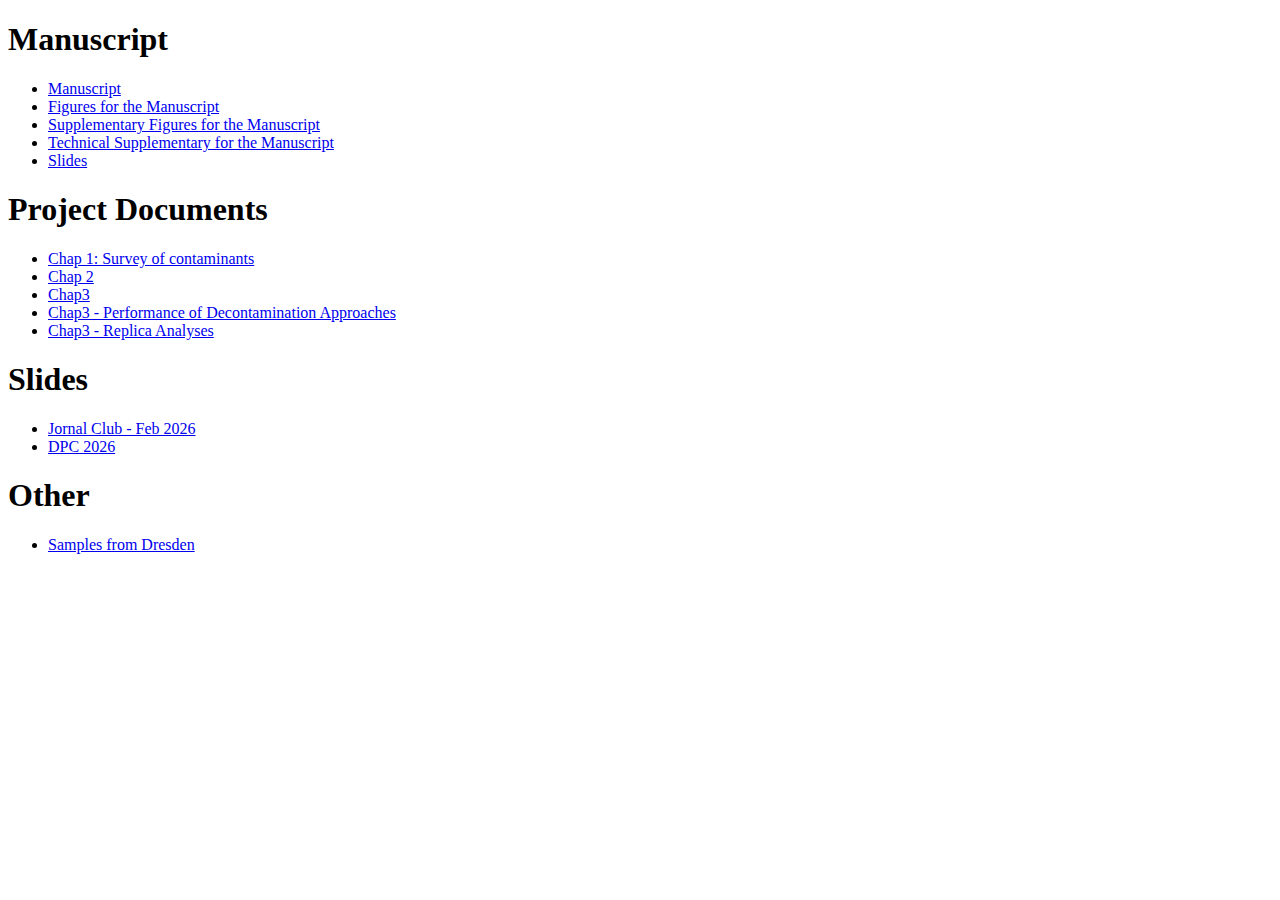
<file: index.html>
<!DOCTYPE html>
<html>
<head>
    <title>My Project Documentation</title>
</head>
<body>
    <h1>Manuscript</h1>
    <ul>
      <!--
        <li><a href="Manuscript/DPC2026_Manuscript.html">Manuscript</a></li>
        -->
        <li><a href="Manuscript/Manuscript.html" target="_blank">Manuscript</a></li>
        <li><a href="Manuscript/Figures_for_Manuscript.html" target="_blank">Figures for the Manuscript</a></li>
        <li><a href="Manuscript/SuppFigures_for_Manuscript.html" target="_blank">Supplementary Figures for the Manuscript</a></li>
        <li><a href="Manuscript/TechnicalSupplementary.html" target="_blank">Technical Supplementary for the Manuscript</a></li>
        <li><a href="Manuscript/Slides.html" target="_blank">Slides</a></li>
    </ul>  
    <h1>Project Documents</h1>
    <ul>
      <li><a href="Rscripts/Chap1/Quarto_Doc/Survey_Negative_Control.html" target="_blank">Chap 1: Survey of contaminants</a></li>
        <li><a href="Rscripts/Chap2/Quarto_Doc/Chap2_Hood_Bench.html" target="_blank">Chap 2</a></li>
        <li><a href="Rscripts/Chap3/Quarto_Doc/ComprehensiveAssessment.html" target="_blank">Chap3</a></li>
        <li><a href="Rscripts/Chap3/Quarto_Doc/Chap3_DecontaminationPerformance.html" target="_blank">Chap3 - Performance of Decontamination Approaches</a></li>
        <li><a href="Rscripts/Chap3/Quarto_Doc/Chap3_TechnicalReplica.html" target="_blank">Chap3 - Replica Analyses</a></li>
        <!-- <li><a href="Chap3/Doc/C.html">Project C</a></li> -->
    </ul>
    <h1>Slides</h1>
    <ul>
        <!-- <li> <iframe src="Manuscript/JC/JC_Feb_2026.pdf" width="100%" height="800px"></iframe> </li> -->
        <li><a href="Manuscript/JC/JC_Feb_2026.pdf" target="_blank">Jornal Club - Feb 2026</a></li>
        <li><a href="Manuscript/DPC_March_slides/DPC_March_slides.pdf" target="_blank">DPC 2026</a></li>
    </ul>
    <h1>Other</h1>
    <ul>
        <!-- <li> <iframe src="Manuscript/JC/JC_Feb_2026.pdf" width="100%" height="800px"></iframe> </li> -->
        <li><a href="Rscripts/TTDresden/Inspect.html" target="_blank">Samples from Dresden</a></li>
    </ul>
</body>
</html>
</file>
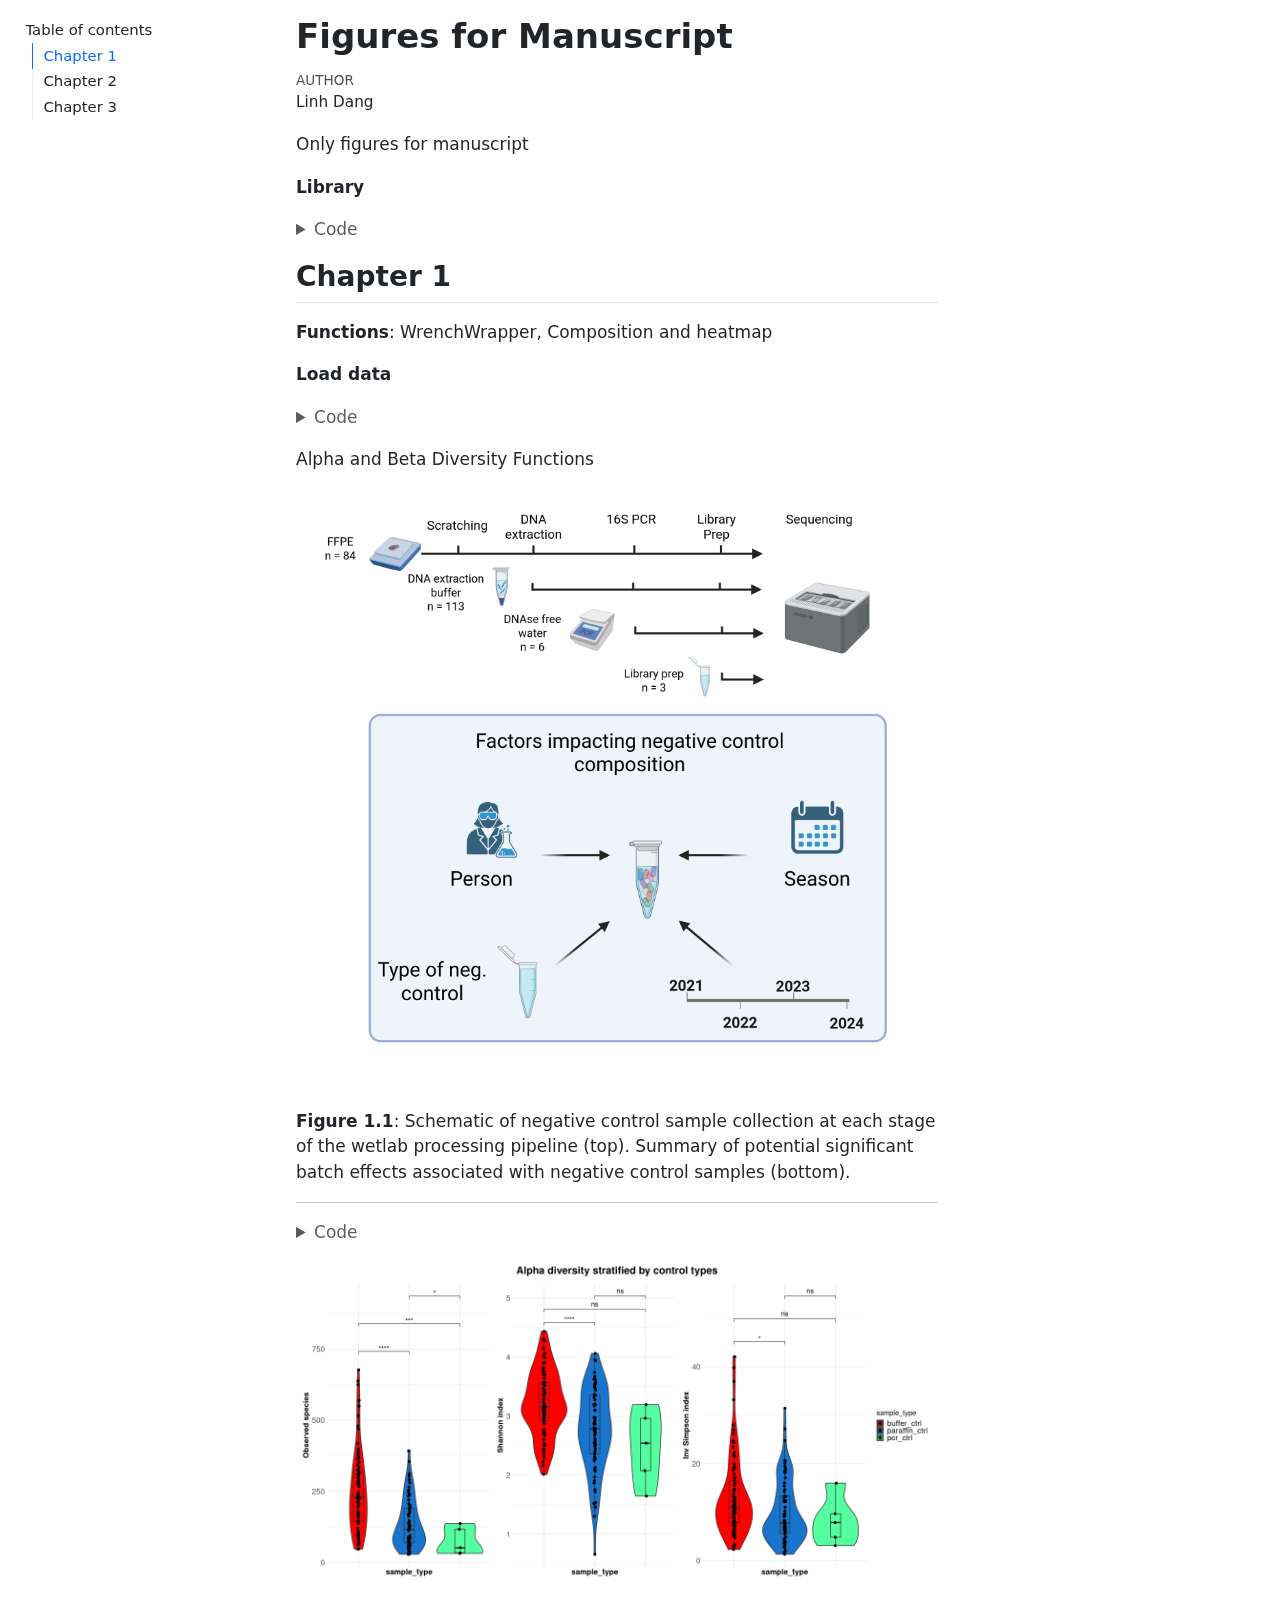
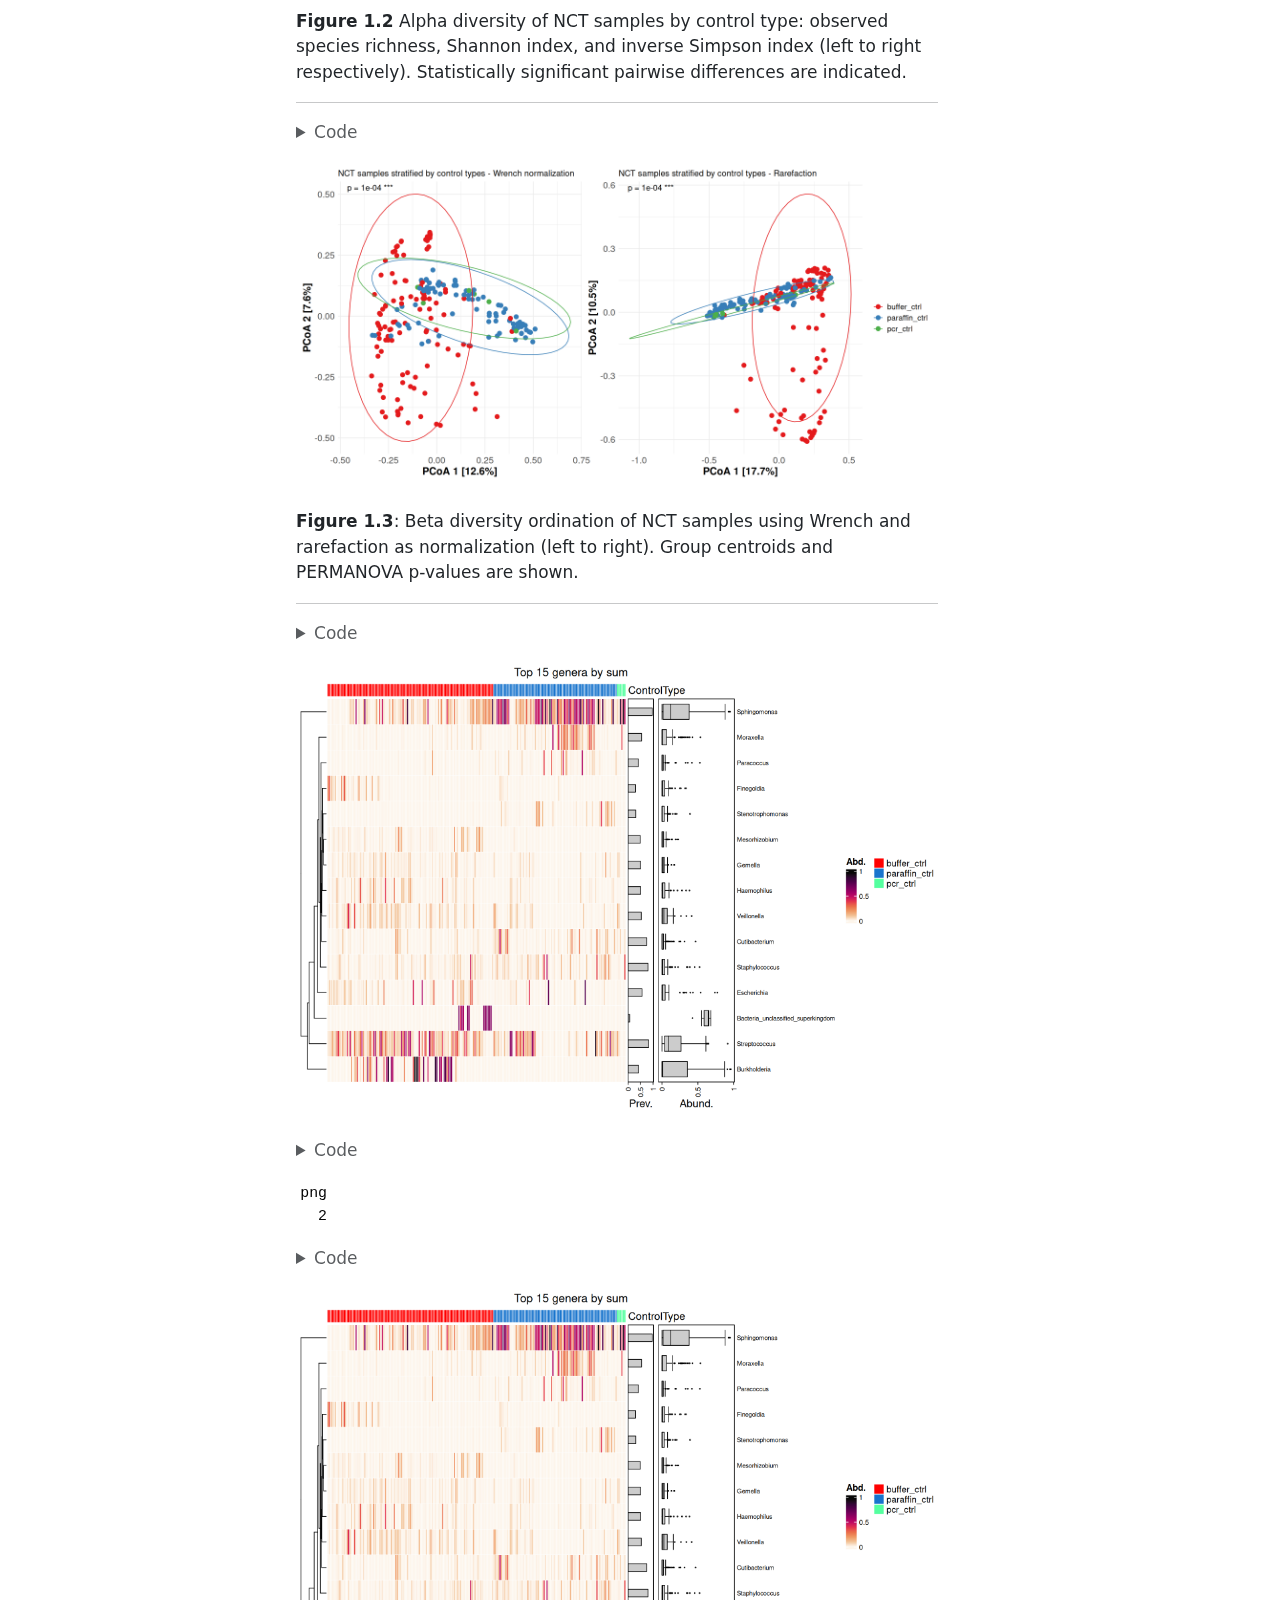
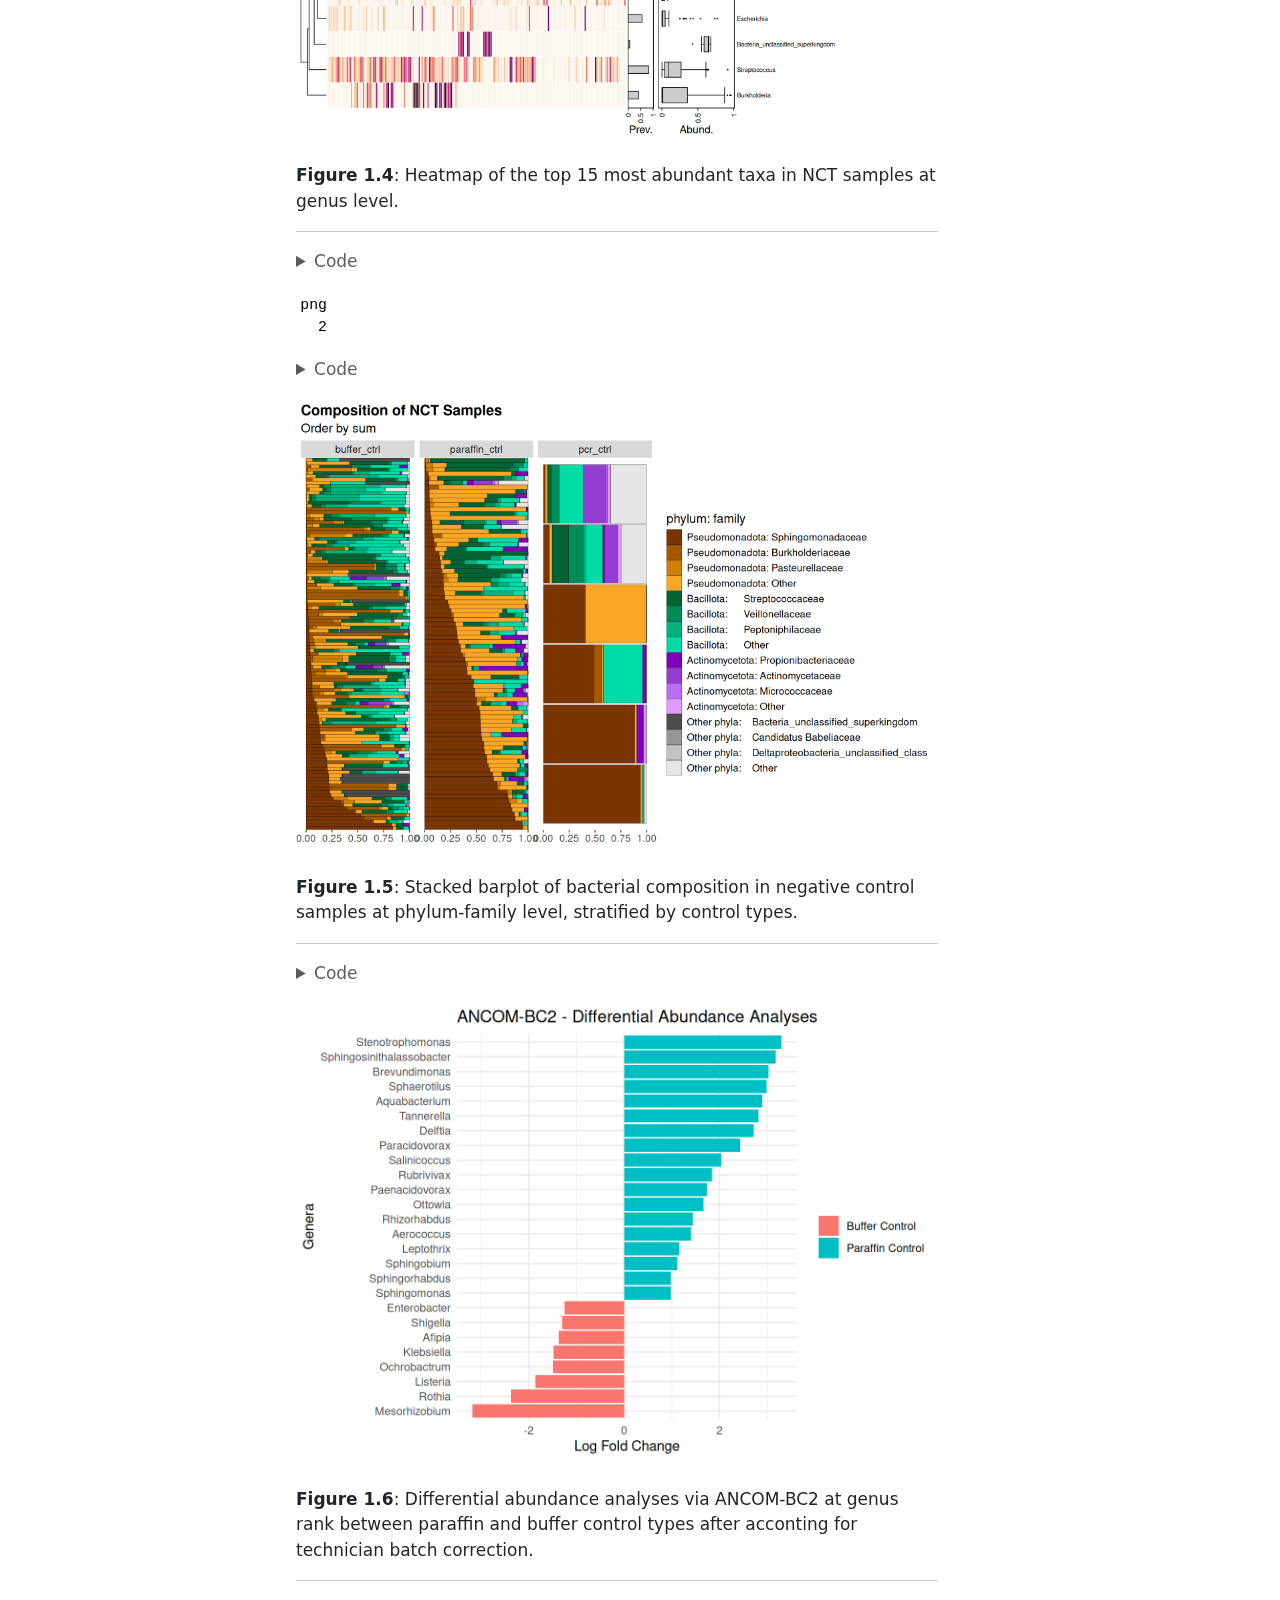
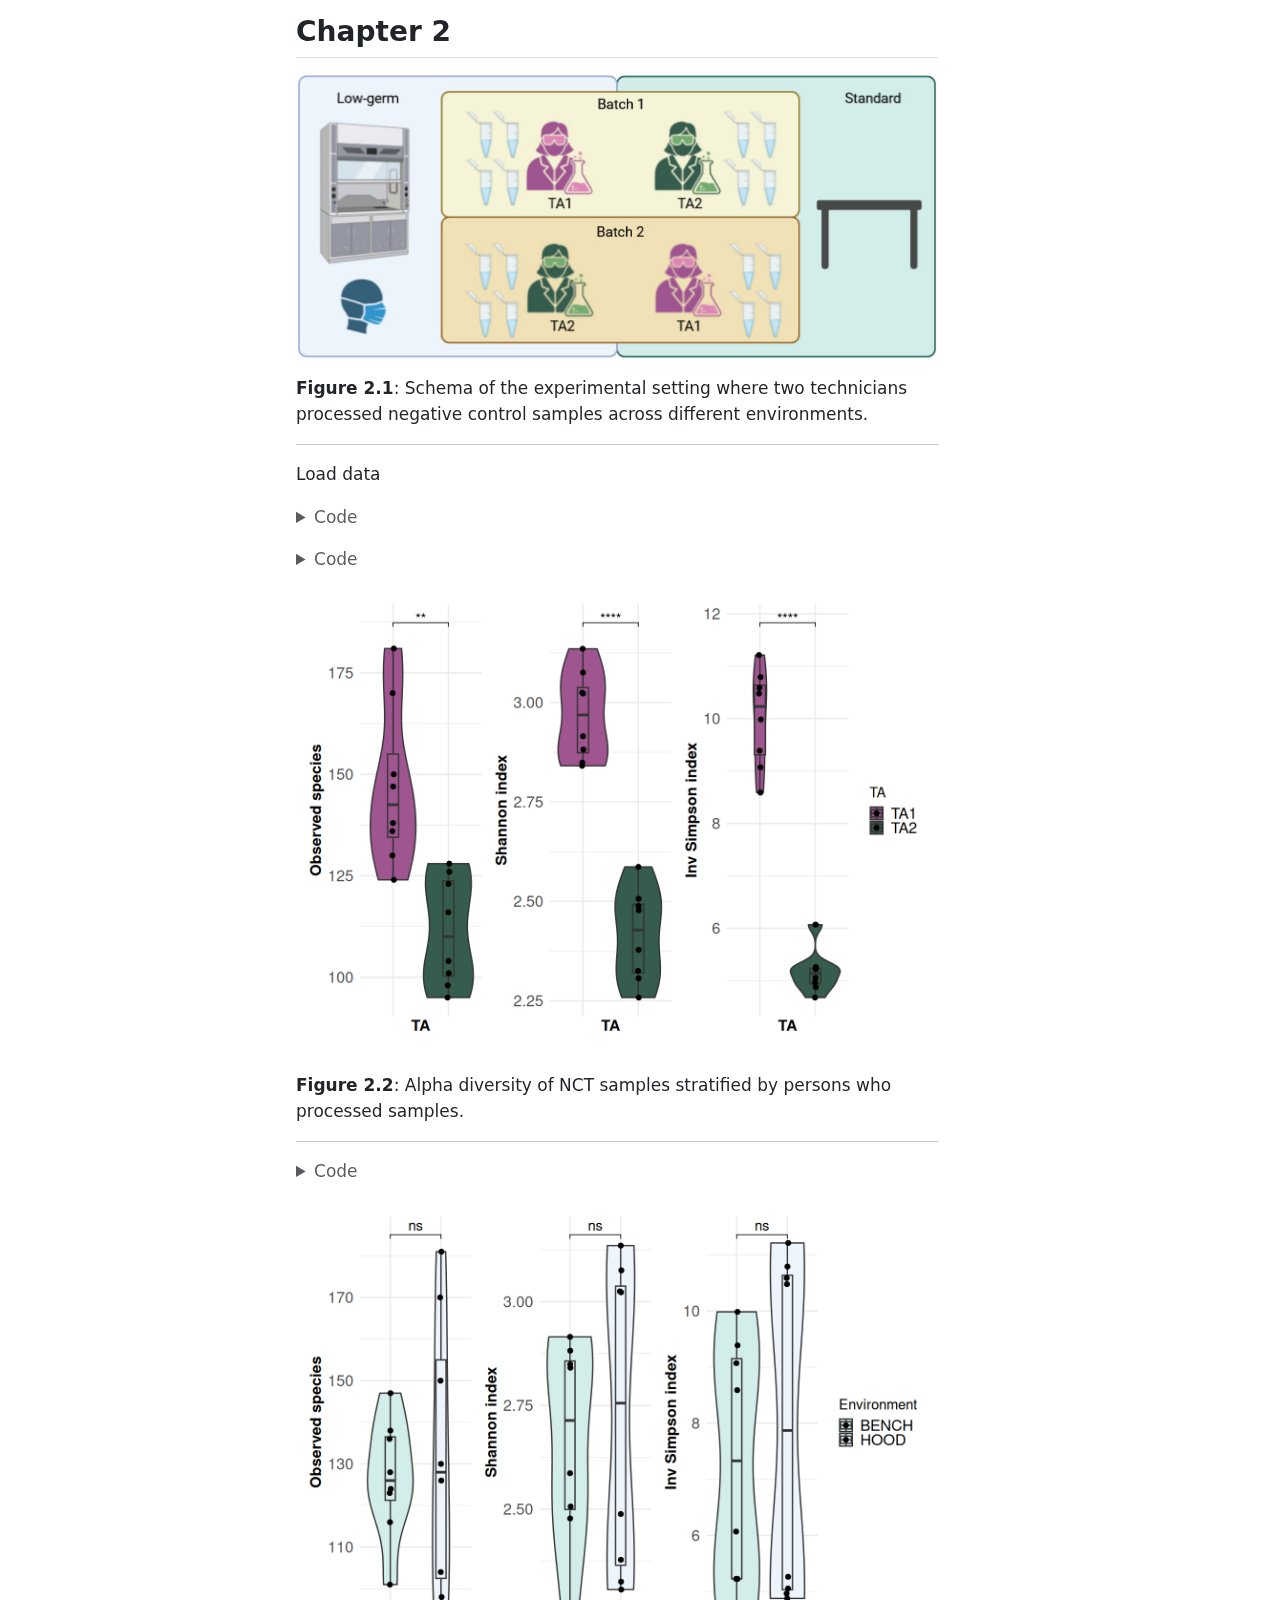
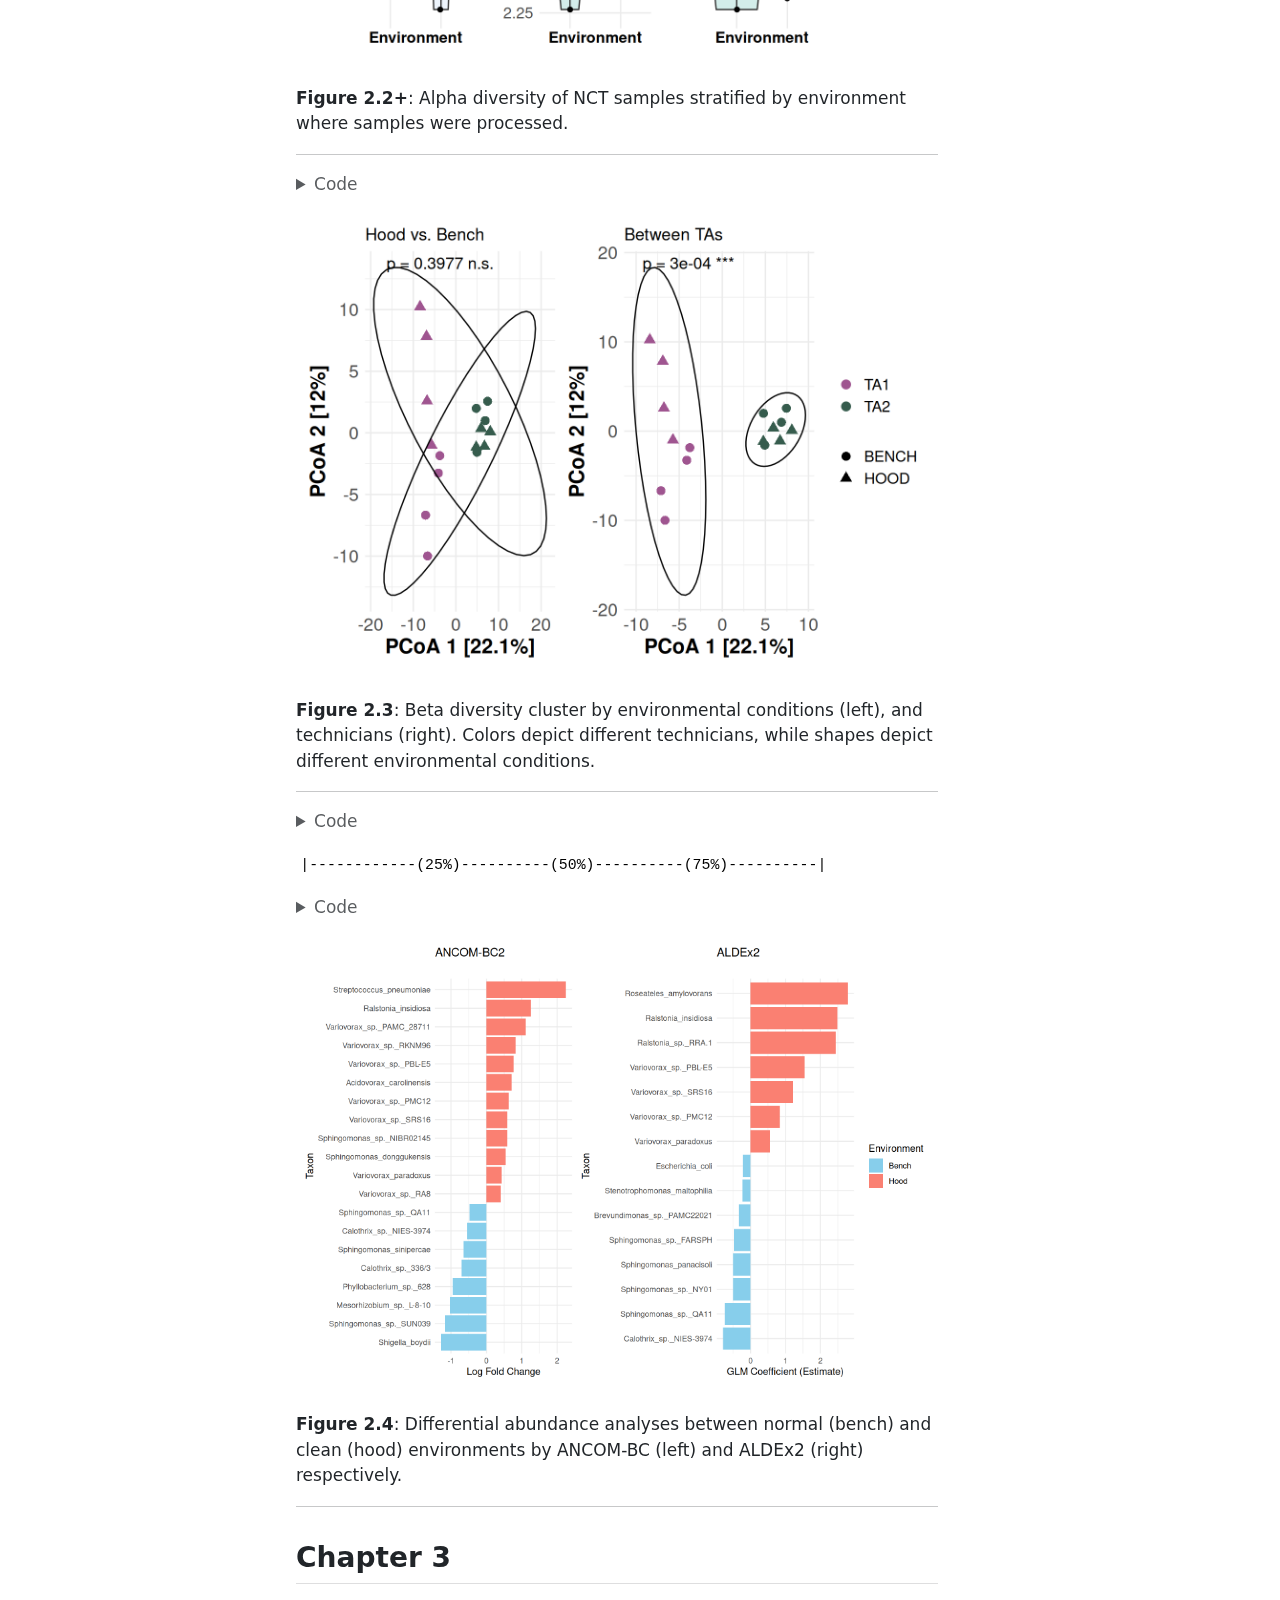
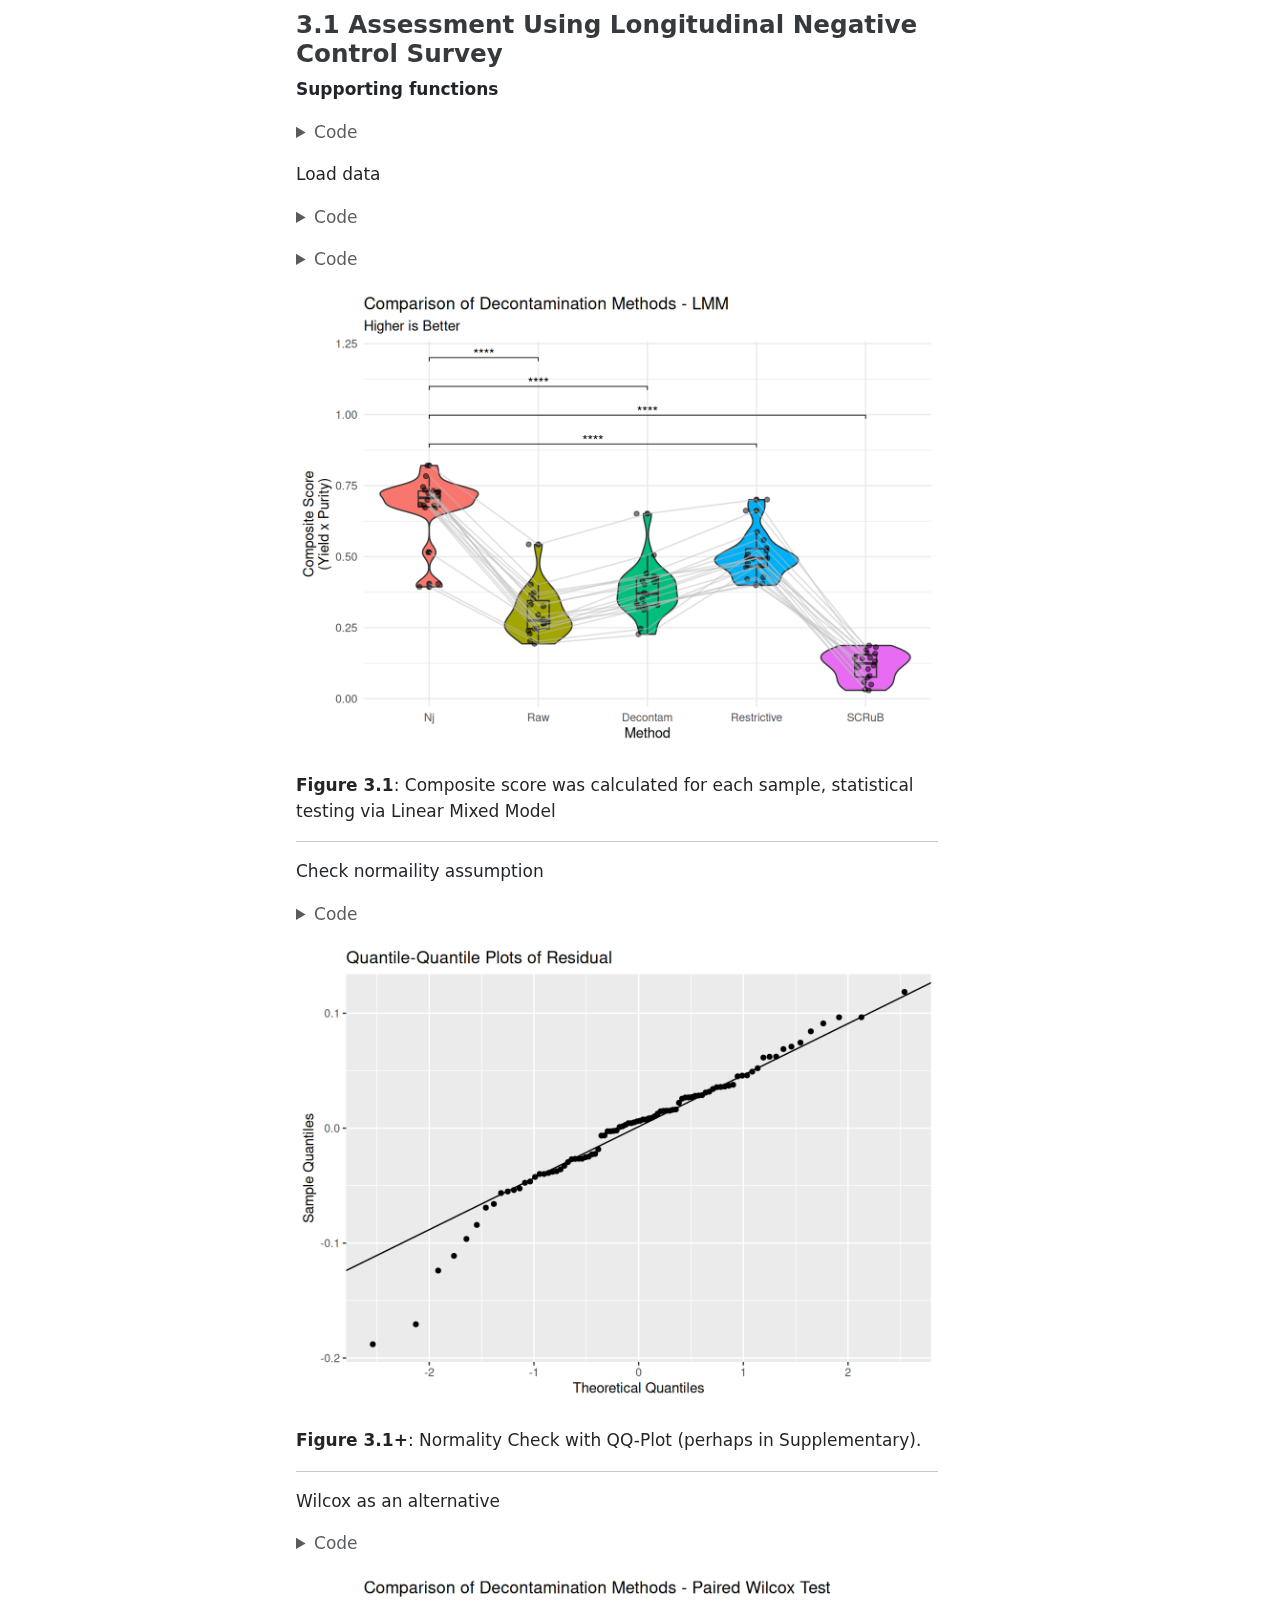
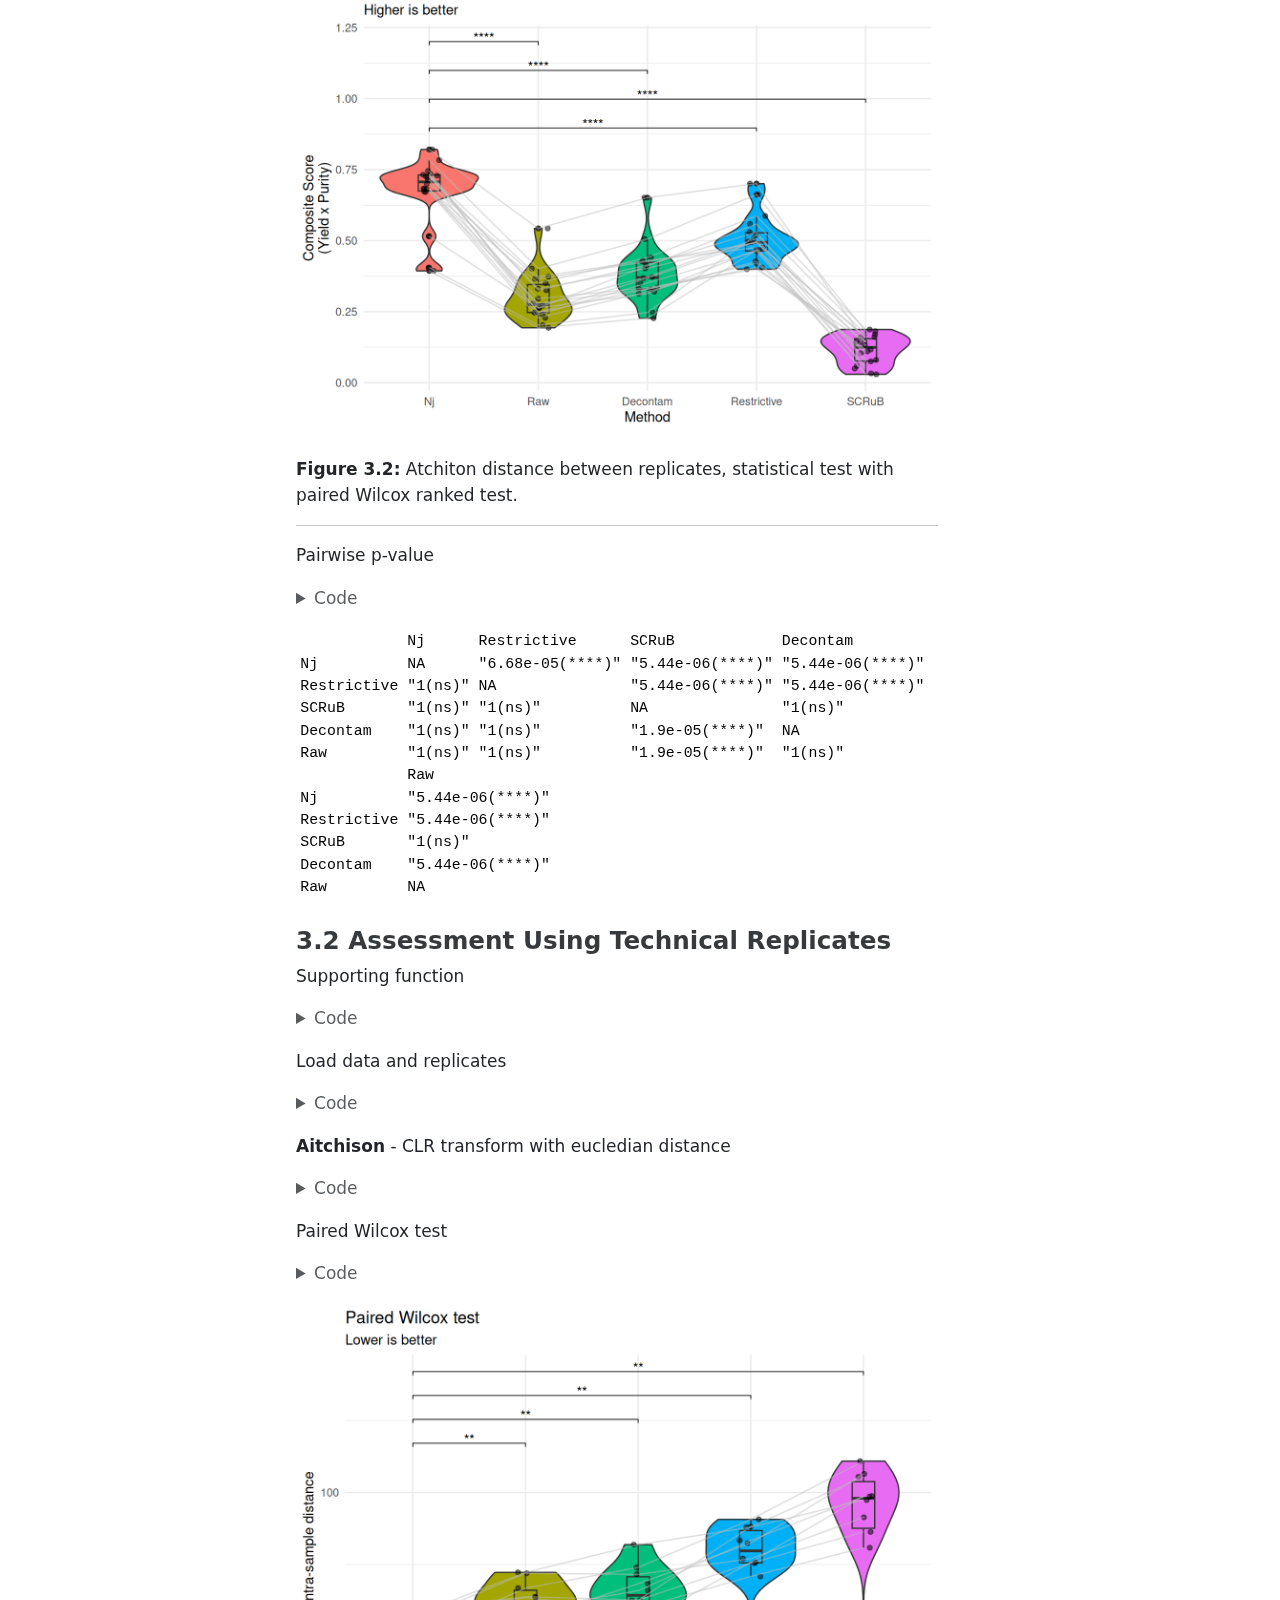
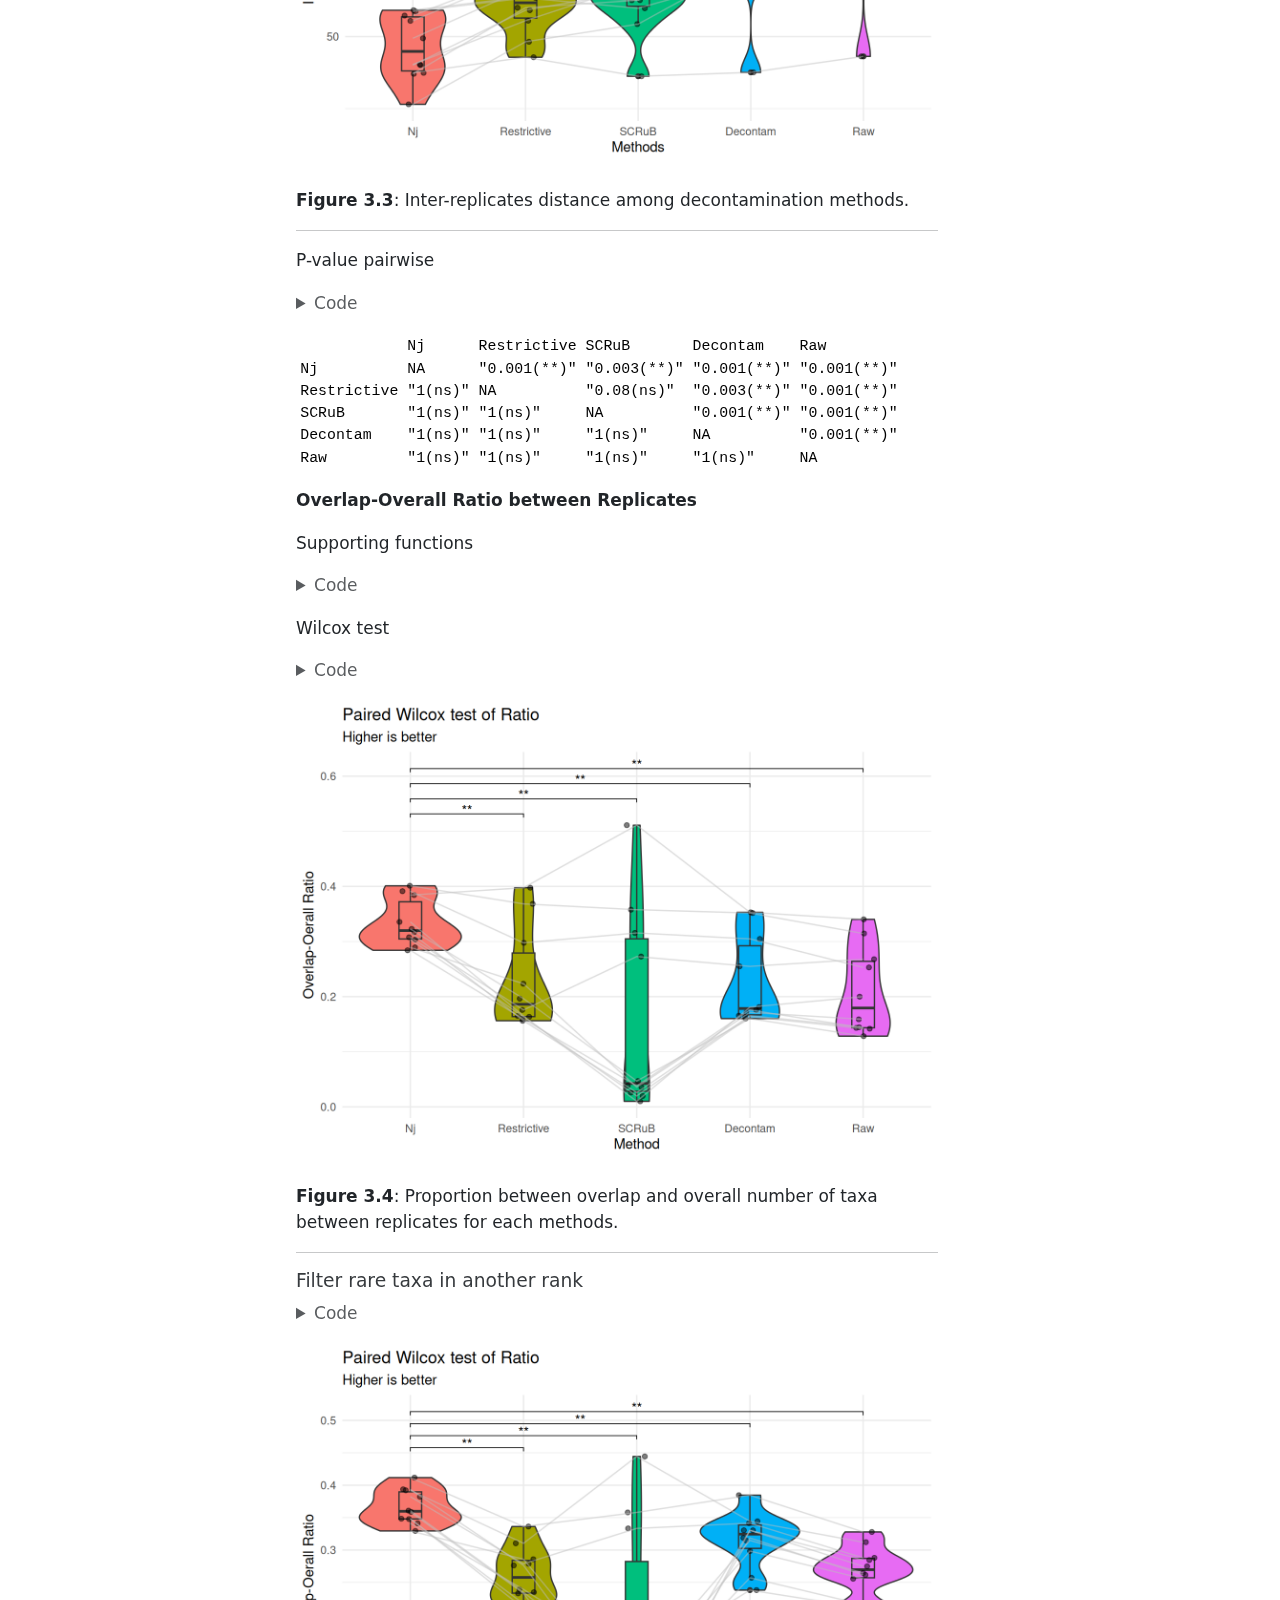
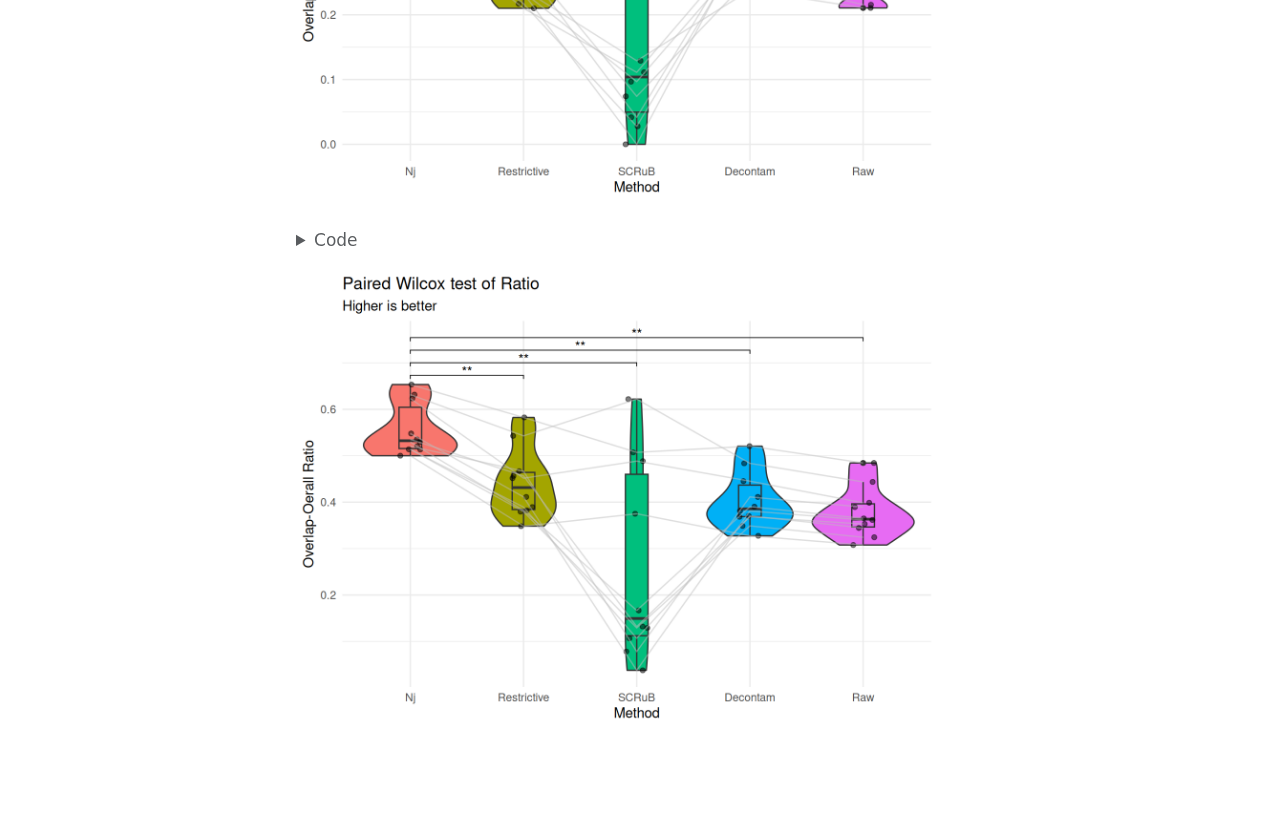
<file: Manuscript/Figures_for_Manuscript.html>
<!DOCTYPE html>
<html xmlns="http://www.w3.org/1999/xhtml" lang="en" xml:lang="en"><head>

<meta charset="utf-8">
<meta name="generator" content="quarto-1.7.32">

<meta name="viewport" content="width=device-width, initial-scale=1.0, user-scalable=yes">

<meta name="author" content="Linh Dang">

<title>Figures for Manuscript</title>
<style>
code{white-space: pre-wrap;}
span.smallcaps{font-variant: small-caps;}
div.columns{display: flex; gap: min(4vw, 1.5em);}
div.column{flex: auto; overflow-x: auto;}
div.hanging-indent{margin-left: 1.5em; text-indent: -1.5em;}
ul.task-list{list-style: none;}
ul.task-list li input[type="checkbox"] {
  width: 0.8em;
  margin: 0 0.8em 0.2em -1em; /* quarto-specific, see https://github.com/quarto-dev/quarto-cli/issues/4556 */ 
  vertical-align: middle;
}
/* CSS for syntax highlighting */
html { -webkit-text-size-adjust: 100%; }
pre > code.sourceCode { white-space: pre; position: relative; }
pre > code.sourceCode > span { display: inline-block; line-height: 1.25; }
pre > code.sourceCode > span:empty { height: 1.2em; }
.sourceCode { overflow: visible; }
code.sourceCode > span { color: inherit; text-decoration: inherit; }
div.sourceCode { margin: 1em 0; }
pre.sourceCode { margin: 0; }
@media screen {
div.sourceCode { overflow: auto; }
}
@media print {
pre > code.sourceCode { white-space: pre-wrap; }
pre > code.sourceCode > span { text-indent: -5em; padding-left: 5em; }
}
pre.numberSource code
  { counter-reset: source-line 0; }
pre.numberSource code > span
  { position: relative; left: -4em; counter-increment: source-line; }
pre.numberSource code > span > a:first-child::before
  { content: counter(source-line);
    position: relative; left: -1em; text-align: right; vertical-align: baseline;
    border: none; display: inline-block;
    -webkit-touch-callout: none; -webkit-user-select: none;
    -khtml-user-select: none; -moz-user-select: none;
    -ms-user-select: none; user-select: none;
    padding: 0 4px; width: 4em;
  }
pre.numberSource { margin-left: 3em;  padding-left: 4px; }
div.sourceCode
  {   }
@media screen {
pre > code.sourceCode > span > a:first-child::before { text-decoration: underline; }
}
</style>


<script src="Figures_for_Manuscript_files/libs/clipboard/clipboard.min.js"></script>
<script src="Figures_for_Manuscript_files/libs/quarto-html/quarto.js" type="module"></script>
<script src="Figures_for_Manuscript_files/libs/quarto-html/tabsets/tabsets.js" type="module"></script>
<script src="Figures_for_Manuscript_files/libs/quarto-html/popper.min.js"></script>
<script src="Figures_for_Manuscript_files/libs/quarto-html/tippy.umd.min.js"></script>
<script src="Figures_for_Manuscript_files/libs/quarto-html/anchor.min.js"></script>
<link href="Figures_for_Manuscript_files/libs/quarto-html/tippy.css" rel="stylesheet">
<link href="Figures_for_Manuscript_files/libs/quarto-html/quarto-syntax-highlighting-37eea08aefeeee20ff55810ff984fec1.css" rel="stylesheet" id="quarto-text-highlighting-styles">
<script src="Figures_for_Manuscript_files/libs/bootstrap/bootstrap.min.js"></script>
<link href="Figures_for_Manuscript_files/libs/bootstrap/bootstrap-icons.css" rel="stylesheet">
<link href="Figures_for_Manuscript_files/libs/bootstrap/bootstrap-d03b6de9e256e2f74f8402c231d68313.min.css" rel="stylesheet" append-hash="true" id="quarto-bootstrap" data-mode="light">


</head>

<body class="quarto-light">

<div id="quarto-content" class="page-columns page-rows-contents page-layout-article toc-left">
<div id="quarto-sidebar-toc-left" class="sidebar toc-left">
  <nav id="TOC" role="doc-toc" class="toc-active">
    <h2 id="toc-title">Table of contents</h2>
   
  <ul>
  <li><a href="#chapter-1" id="toc-chapter-1" class="nav-link active" data-scroll-target="#chapter-1">Chapter 1</a></li>
  <li><a href="#chapter-2" id="toc-chapter-2" class="nav-link" data-scroll-target="#chapter-2">Chapter 2</a></li>
  <li><a href="#chapter-3" id="toc-chapter-3" class="nav-link" data-scroll-target="#chapter-3">Chapter 3</a>
  <ul class="collapse">
  <li><a href="#assessment-using-longitudinal-negative-control-survey" id="toc-assessment-using-longitudinal-negative-control-survey" class="nav-link" data-scroll-target="#assessment-using-longitudinal-negative-control-survey">3.1 Assessment Using Longitudinal Negative Control Survey</a></li>
  <li><a href="#assessment-using-technical-replicates" id="toc-assessment-using-technical-replicates" class="nav-link" data-scroll-target="#assessment-using-technical-replicates">3.2 Assessment Using Technical Replicates</a></li>
  </ul></li>
  </ul>
</nav>
</div>
<div id="quarto-margin-sidebar" class="sidebar margin-sidebar zindex-bottom">
</div>
<main class="content" id="quarto-document-content">

<header id="title-block-header" class="quarto-title-block default">
<div class="quarto-title">
<h1 class="title">Figures for Manuscript</h1>
</div>



<div class="quarto-title-meta">

    <div>
    <div class="quarto-title-meta-heading">Author</div>
    <div class="quarto-title-meta-contents">
             <p>Linh Dang </p>
          </div>
  </div>
    
  
    
  </div>
  


</header>


<p>Only figures for manuscript</p>
<p><strong>Library</strong></p>
<div class="cell">
<details class="code-fold">
<summary>Code</summary>
<div class="sourceCode cell-code" id="cb1"><pre class="sourceCode r code-with-copy"><code class="sourceCode r"><span id="cb1-1"><a href="#cb1-1" aria-hidden="true" tabindex="-1"></a><span class="fu">library</span>(phyloseq)</span>
<span id="cb1-2"><a href="#cb1-2" aria-hidden="true" tabindex="-1"></a><span class="fu">library</span>(reshape2)</span>
<span id="cb1-3"><a href="#cb1-3" aria-hidden="true" tabindex="-1"></a><span class="fu">library</span>(microViz)</span>
<span id="cb1-4"><a href="#cb1-4" aria-hidden="true" tabindex="-1"></a><span class="fu">library</span>(microbiome)</span>
<span id="cb1-5"><a href="#cb1-5" aria-hidden="true" tabindex="-1"></a><span class="fu">library</span>(vegan)</span>
<span id="cb1-6"><a href="#cb1-6" aria-hidden="true" tabindex="-1"></a><span class="fu">library</span>(lme4)       <span class="co"># Linear Mixed Models (for repeated measures)</span></span>
<span id="cb1-7"><a href="#cb1-7" aria-hidden="true" tabindex="-1"></a><span class="fu">library</span>(lmerTest)   <span class="co"># P-values for Mixed Models</span></span>
<span id="cb1-8"><a href="#cb1-8" aria-hidden="true" tabindex="-1"></a><span class="fu">library</span>(emmeans)    <span class="co"># Pairwise comparisons</span></span>
<span id="cb1-9"><a href="#cb1-9" aria-hidden="true" tabindex="-1"></a><span class="fu">library</span>(Wrench)</span>
<span id="cb1-10"><a href="#cb1-10" aria-hidden="true" tabindex="-1"></a><span class="fu">library</span>(rstatix)</span>
<span id="cb1-11"><a href="#cb1-11" aria-hidden="true" tabindex="-1"></a><span class="fu">library</span>(ggpubr)</span>
<span id="cb1-12"><a href="#cb1-12" aria-hidden="true" tabindex="-1"></a><span class="fu">library</span>(tidyverse)</span>
<span id="cb1-13"><a href="#cb1-13" aria-hidden="true" tabindex="-1"></a><span class="fu">library</span>(VennDiagram)</span>
<span id="cb1-14"><a href="#cb1-14" aria-hidden="true" tabindex="-1"></a><span class="fu">library</span>(ComplexUpset)</span>
<span id="cb1-15"><a href="#cb1-15" aria-hidden="true" tabindex="-1"></a><span class="fu">library</span>(patchwork)</span></code><button title="Copy to Clipboard" class="code-copy-button"><i class="bi"></i></button></pre></div>
</details>
</div>
<section id="chapter-1" class="level2">
<h2 class="anchored" data-anchor-id="chapter-1">Chapter 1</h2>
<p><strong>Functions</strong>: WrenchWrapper, Composition and heatmap</p>
<p><strong>Load data</strong></p>
<div class="cell">
<details class="code-fold">
<summary>Code</summary>
<div class="sourceCode cell-code" id="cb2"><pre class="sourceCode r code-with-copy"><code class="sourceCode r"><span id="cb2-1"><a href="#cb2-1" aria-hidden="true" tabindex="-1"></a><span class="do">## remove old object</span></span>
<span id="cb2-2"><a href="#cb2-2" aria-hidden="true" tabindex="-1"></a><span class="fu">rm</span>(<span class="at">list =</span> <span class="fu">setdiff</span>(<span class="fu">ls</span>(), <span class="fu">c</span>(<span class="fu">lsf.str</span>(), <span class="st">"Kolors"</span>, <span class="st">"Kolors_Chap2"</span>)))</span>
<span id="cb2-3"><a href="#cb2-3" aria-hidden="true" tabindex="-1"></a><span class="do">## load objects</span></span>
<span id="cb2-4"><a href="#cb2-4" aria-hidden="true" tabindex="-1"></a>pseq <span class="ot">&lt;-</span> rprojroot<span class="sc">::</span><span class="fu">find_rstudio_root_file</span>() <span class="sc">%&gt;%</span> </span>
<span id="cb2-5"><a href="#cb2-5" aria-hidden="true" tabindex="-1"></a>  <span class="fu">file.path</span>(<span class="st">"data/Chap1/NCTs_v7.rds"</span>) <span class="sc">%&gt;%</span> </span>
<span id="cb2-6"><a href="#cb2-6" aria-hidden="true" tabindex="-1"></a>  <span class="fu">readRDS</span>()</span></code><button title="Copy to Clipboard" class="code-copy-button"><i class="bi"></i></button></pre></div>
</details>
</div>
<p>Alpha and Beta Diversity Functions</p>
<p><img src="img/Chap1/nct_exp_overview.png" class="img-fluid"></p>
<p><strong>Figure 1.1</strong>: Schematic of negative control sample collection at each stage of the wetlab processing pipeline (top). Summary of potential significant batch effects associated with negative control samples (bottom).</p>
<hr>
<div class="cell" data-fig-lightbox="true">
<details class="code-fold">
<summary>Code</summary>
<div class="sourceCode cell-code" id="cb3"><pre class="sourceCode r code-with-copy"><code class="sourceCode r"><span id="cb3-1"><a href="#cb3-1" aria-hidden="true" tabindex="-1"></a><span class="fu">require</span>(patchwork)</span>
<span id="cb3-2"><a href="#cb3-2" aria-hidden="true" tabindex="-1"></a>lst <span class="ot">&lt;-</span> pseq <span class="sc">%&gt;%</span> </span>
<span id="cb3-3"><a href="#cb3-3" aria-hidden="true" tabindex="-1"></a>  <span class="fu">AlphaPlotWrapper_Violin</span>()</span>
<span id="cb3-4"><a href="#cb3-4" aria-hidden="true" tabindex="-1"></a>plt <span class="ot">&lt;-</span> lst<span class="sc">$</span>Observed <span class="sc">+</span> lst<span class="sc">$</span>Shannon <span class="sc">+</span> lst<span class="sc">$</span>InvSimpson <span class="sc">+</span> <span class="fu">plot_layout</span>(<span class="at">guides =</span> <span class="st">"collect"</span>) <span class="sc">+</span></span>
<span id="cb3-5"><a href="#cb3-5" aria-hidden="true" tabindex="-1"></a>  <span class="fu">plot_annotation</span>(<span class="at">title =</span> <span class="st">"Alpha diversity stratified by control types"</span>) <span class="sc">&amp;</span></span>
<span id="cb3-6"><a href="#cb3-6" aria-hidden="true" tabindex="-1"></a>  <span class="fu">theme</span>(<span class="at">plot.title =</span> <span class="fu">element_text</span>(<span class="at">size =</span> <span class="dv">16</span>, <span class="at">face =</span> <span class="st">"bold"</span>, <span class="at">hjust =</span> <span class="fl">0.5</span>))</span>
<span id="cb3-7"><a href="#cb3-7" aria-hidden="true" tabindex="-1"></a><span class="do">## save plt to png</span></span>
<span id="cb3-8"><a href="#cb3-8" aria-hidden="true" tabindex="-1"></a><span class="fu">ggsave</span>(<span class="st">"./Figures_for_Manuscript_files/saved_png/1.2.png"</span>, plt, <span class="at">width =</span> <span class="dv">8</span>, <span class="at">height =</span> <span class="dv">6</span>, <span class="at">dpi =</span> <span class="dv">300</span>)</span>
<span id="cb3-9"><a href="#cb3-9" aria-hidden="true" tabindex="-1"></a>plt</span></code><button title="Copy to Clipboard" class="code-copy-button"><i class="bi"></i></button></pre></div>
</details>
<div class="cell-output-display">
<div>
<figure class="figure">
<p><img src="Figures_for_Manuscript_files/figure-html/unnamed-chunk-5-1.png" class="img-fluid figure-img" width="1344"></p>
</figure>
</div>
</div>
</div>
<p><strong>Figure 1.2</strong> Alpha diversity of NCT samples by control type: observed species richness, Shannon index, and inverse Simpson index (left to right respectively). Statistically significant pairwise differences are indicated.</p>
<hr>
<div class="cell" data-fig-lightbox="true">
<details class="code-fold">
<summary>Code</summary>
<div class="sourceCode cell-code" id="cb4"><pre class="sourceCode r code-with-copy"><code class="sourceCode r"><span id="cb4-1"><a href="#cb4-1" aria-hidden="true" tabindex="-1"></a><span class="fu">require</span>(patchwork)</span>
<span id="cb4-2"><a href="#cb4-2" aria-hidden="true" tabindex="-1"></a>plt_wrench <span class="ot">&lt;-</span> pseq <span class="sc">%&gt;%</span> </span>
<span id="cb4-3"><a href="#cb4-3" aria-hidden="true" tabindex="-1"></a>  <span class="fu">WrenchWrapper</span>(<span class="at">grp =</span> <span class="st">"sample_type"</span>) <span class="sc">%&gt;%</span> </span>
<span id="cb4-4"><a href="#cb4-4" aria-hidden="true" tabindex="-1"></a>  <span class="fu">BetaPlot</span>(<span class="at">strata_f =</span> <span class="st">"sample_type"</span>, <span class="at">dis_method =</span> <span class="st">"bray"</span>, <span class="at">ordination_method =</span> <span class="st">"PCoA"</span>, <span class="at">title_method =</span> <span class="st">"NCT samples stratified by control types - Wrench normalization"</span>)</span>
<span id="cb4-5"><a href="#cb4-5" aria-hidden="true" tabindex="-1"></a>plt_rar <span class="ot">&lt;-</span> pseq <span class="sc">%&gt;%</span> </span>
<span id="cb4-6"><a href="#cb4-6" aria-hidden="true" tabindex="-1"></a>  <span class="fu">rarefy_even_depth</span>() <span class="sc">%&gt;%</span> </span>
<span id="cb4-7"><a href="#cb4-7" aria-hidden="true" tabindex="-1"></a>  <span class="fu">BetaPlot</span>(<span class="at">strata_f =</span> <span class="st">"sample_type"</span>, <span class="at">dis_method =</span> <span class="st">"bray"</span>, <span class="at">ordination_method =</span> <span class="st">"PCoA"</span>, <span class="at">title_method =</span> <span class="st">"NCT samples stratified by control types - Rarefaction"</span>)</span>
<span id="cb4-8"><a href="#cb4-8" aria-hidden="true" tabindex="-1"></a>plt <span class="ot">&lt;-</span> plt_wrench <span class="sc">+</span> plt_rar <span class="sc">+</span> <span class="fu">plot_layout</span>(<span class="at">guides =</span> <span class="st">"collect"</span>)</span>
<span id="cb4-9"><a href="#cb4-9" aria-hidden="true" tabindex="-1"></a><span class="do">## save to png</span></span>
<span id="cb4-10"><a href="#cb4-10" aria-hidden="true" tabindex="-1"></a><span class="fu">ggsave</span>(<span class="st">"./Figures_for_Manuscript_files/saved_png/1.3.png"</span>, <span class="at">plot =</span> plt, <span class="at">width =</span> <span class="dv">8</span>, <span class="at">height =</span> <span class="dv">6</span>, <span class="at">dpi =</span> <span class="dv">300</span>)</span>
<span id="cb4-11"><a href="#cb4-11" aria-hidden="true" tabindex="-1"></a>plt</span></code><button title="Copy to Clipboard" class="code-copy-button"><i class="bi"></i></button></pre></div>
</details>
<div class="cell-output-display">
<div>
<figure class="figure">
<p><img src="Figures_for_Manuscript_files/figure-html/unnamed-chunk-6-1.png" class="img-fluid figure-img" width="1344"></p>
</figure>
</div>
</div>
</div>
<p><strong>Figure 1.3</strong>: Beta diversity ordination of NCT samples using Wrench and rarefaction as normalization (left to right). Group centroids and PERMANOVA p-values are shown.</p>
<hr>
<div class="cell" data-fig-lightbox="true">
<details class="code-fold">
<summary>Code</summary>
<div class="sourceCode cell-code" id="cb5"><pre class="sourceCode r code-with-copy"><code class="sourceCode r"><span id="cb5-1"><a href="#cb5-1" aria-hidden="true" tabindex="-1"></a>plt <span class="ot">&lt;-</span> <span class="fu">HeatMap_MicroViz</span>(<span class="at">ps =</span> pseq, <span class="at">rnk =</span> <span class="st">"genus"</span>, <span class="at">tax_trans =</span> <span class="st">"compositional"</span>, <span class="at">tax_order_by =</span> sum, <span class="at">n_taxa =</span> <span class="dv">15</span>, <span class="at">my_title =</span> <span class="st">"Top 15 genera by sum"</span>)</span></code><button title="Copy to Clipboard" class="code-copy-button"><i class="bi"></i></button></pre></div>
</details>
<div class="cell-output-display">
<div>
<figure class="figure">
<p><img src="Figures_for_Manuscript_files/figure-html/unnamed-chunk-7-1.png" class="img-fluid figure-img" width="960"></p>
</figure>
</div>
</div>
<details class="code-fold">
<summary>Code</summary>
<div class="sourceCode cell-code" id="cb6"><pre class="sourceCode r code-with-copy"><code class="sourceCode r"><span id="cb6-1"><a href="#cb6-1" aria-hidden="true" tabindex="-1"></a><span class="do">## save to png</span></span>
<span id="cb6-2"><a href="#cb6-2" aria-hidden="true" tabindex="-1"></a><span class="co">#ggsave("./Figures_for_Manuscript_files/saved_png/1.4.png", plot = plt, width = 8, height = 6, dpi = 300)</span></span>
<span id="cb6-3"><a href="#cb6-3" aria-hidden="true" tabindex="-1"></a><span class="fu">png</span>(<span class="st">"./Figures_for_Manuscript_files/saved_png/1.4.png"</span>, <span class="at">width =</span> <span class="dv">2400</span>, <span class="at">height =</span> <span class="dv">1800</span>, <span class="at">res =</span> <span class="dv">300</span>)</span>
<span id="cb6-4"><a href="#cb6-4" aria-hidden="true" tabindex="-1"></a></span>
<span id="cb6-5"><a href="#cb6-5" aria-hidden="true" tabindex="-1"></a>plt   <span class="co"># ht_list = your HeatmapList object</span></span>
<span id="cb6-6"><a href="#cb6-6" aria-hidden="true" tabindex="-1"></a></span>
<span id="cb6-7"><a href="#cb6-7" aria-hidden="true" tabindex="-1"></a><span class="fu">dev.off</span>()</span></code><button title="Copy to Clipboard" class="code-copy-button"><i class="bi"></i></button></pre></div>
</details>
<div class="cell-output cell-output-stdout">
<pre><code>png 
  2 </code></pre>
</div>
<details class="code-fold">
<summary>Code</summary>
<div class="sourceCode cell-code" id="cb8"><pre class="sourceCode r code-with-copy"><code class="sourceCode r"><span id="cb8-1"><a href="#cb8-1" aria-hidden="true" tabindex="-1"></a>plt</span></code><button title="Copy to Clipboard" class="code-copy-button"><i class="bi"></i></button></pre></div>
</details>
<div class="cell-output-display">
<div>
<figure class="figure">
<p><img src="Figures_for_Manuscript_files/figure-html/unnamed-chunk-7-2.png" class="img-fluid figure-img" width="960"></p>
</figure>
</div>
</div>
</div>
<p><strong>Figure 1.4</strong>: Heatmap of the top 15 most abundant taxa in NCT samples at genus level.</p>
<hr>
<div class="cell" data-fig-lightbox="true">
<details class="code-fold">
<summary>Code</summary>
<div class="sourceCode cell-code" id="cb9"><pre class="sourceCode r code-with-copy"><code class="sourceCode r"><span id="cb9-1"><a href="#cb9-1" aria-hidden="true" tabindex="-1"></a>plt <span class="ot">&lt;-</span> <span class="fu">CompositionalPlot_Viz_v02</span>(pseq, <span class="at">supper_rank =</span> <span class="st">"phylum"</span>, <span class="at">smaller_rank =</span> <span class="st">"family"</span>, <span class="at">target_taxa_name =</span> <span class="st">"Sphingomonadaceae"</span>, <span class="at">supper_rank_list =</span> <span class="fu">c</span>(<span class="st">"Pseudomonadota"</span>, <span class="st">"Bacillota"</span>, <span class="st">"Actinomycetota"</span>), <span class="at">facet =</span> <span class="st">"sample_type"</span>, <span class="at">each_num =</span> <span class="dv">4</span>, <span class="at">tax_order_by =</span> sum, <span class="at">my_title =</span> <span class="st">"Order by sum"</span>)</span>
<span id="cb9-2"><a href="#cb9-2" aria-hidden="true" tabindex="-1"></a><span class="do">## save to png</span></span>
<span id="cb9-3"><a href="#cb9-3" aria-hidden="true" tabindex="-1"></a><span class="co">#ggsave("./Figures_for_Manuscript_files/saved_png/1.5.png", plot = plt, width = 8, height = 6, dpi = 300)</span></span>
<span id="cb9-4"><a href="#cb9-4" aria-hidden="true" tabindex="-1"></a><span class="fu">png</span>(<span class="st">"./Figures_for_Manuscript_files/saved_png/1.5.png"</span>, <span class="at">width =</span> <span class="dv">2400</span>, <span class="at">height =</span> <span class="dv">1800</span>, <span class="at">res =</span> <span class="dv">300</span>)</span>
<span id="cb9-5"><a href="#cb9-5" aria-hidden="true" tabindex="-1"></a></span>
<span id="cb9-6"><a href="#cb9-6" aria-hidden="true" tabindex="-1"></a>plt   <span class="co"># ht_list = your HeatmapList object</span></span>
<span id="cb9-7"><a href="#cb9-7" aria-hidden="true" tabindex="-1"></a></span>
<span id="cb9-8"><a href="#cb9-8" aria-hidden="true" tabindex="-1"></a><span class="fu">dev.off</span>()</span></code><button title="Copy to Clipboard" class="code-copy-button"><i class="bi"></i></button></pre></div>
</details>
<div class="cell-output cell-output-stdout">
<pre><code>png 
  2 </code></pre>
</div>
<details class="code-fold">
<summary>Code</summary>
<div class="sourceCode cell-code" id="cb11"><pre class="sourceCode r code-with-copy"><code class="sourceCode r"><span id="cb11-1"><a href="#cb11-1" aria-hidden="true" tabindex="-1"></a>plt</span></code><button title="Copy to Clipboard" class="code-copy-button"><i class="bi"></i></button></pre></div>
</details>
<div class="cell-output-display">
<div>
<figure class="figure">
<p><img src="Figures_for_Manuscript_files/figure-html/unnamed-chunk-8-1.png" class="img-fluid figure-img" width="960"></p>
</figure>
</div>
</div>
</div>
<p><strong>Figure 1.5</strong>: Stacked barplot of bacterial composition in negative control samples at phylum-family level, stratified by control types.</p>
<hr>
<div class="cell">
<details class="code-fold">
<summary>Code</summary>
<div class="sourceCode cell-code" id="cb12"><pre class="sourceCode r code-with-copy"><code class="sourceCode r"><span id="cb12-1"><a href="#cb12-1" aria-hidden="true" tabindex="-1"></a>res <span class="ot">&lt;-</span> rprojroot<span class="sc">::</span><span class="fu">find_rstudio_root_file</span>() <span class="sc">%&gt;%</span> </span>
<span id="cb12-2"><a href="#cb12-2" aria-hidden="true" tabindex="-1"></a>  <span class="fu">file.path</span>(<span class="st">"Rscripts/Chap1/Quarto_Doc"</span>, <span class="st">"ancombc2_genus.rds"</span>) <span class="sc">%&gt;%</span> </span>
<span id="cb12-3"><a href="#cb12-3" aria-hidden="true" tabindex="-1"></a>  <span class="fu">readRDS</span>()</span>
<span id="cb12-4"><a href="#cb12-4" aria-hidden="true" tabindex="-1"></a>res_prim <span class="ot">&lt;-</span> res<span class="sc">$</span>res</span>
<span id="cb12-5"><a href="#cb12-5" aria-hidden="true" tabindex="-1"></a>sig_taxa_genus <span class="ot">&lt;-</span> res_prim <span class="sc">%&gt;%</span></span>
<span id="cb12-6"><a href="#cb12-6" aria-hidden="true" tabindex="-1"></a>  <span class="fu">mutate</span>(<span class="at">Direction =</span> <span class="fu">if_else</span>(lfc_sample_typeparaffin_ctrl <span class="sc">&gt;</span><span class="dv">0</span>, <span class="st">"Paraffin Control"</span>, <span class="st">"Buffer Control"</span>)) <span class="sc">%&gt;%</span> </span>
<span id="cb12-7"><a href="#cb12-7" aria-hidden="true" tabindex="-1"></a>  <span class="fu">filter</span>(p_sample_typeparaffin_ctrl <span class="sc">&lt;=</span><span class="fl">0.05</span>) <span class="co">#%&gt;% </span></span>
<span id="cb12-8"><a href="#cb12-8" aria-hidden="true" tabindex="-1"></a>  <span class="co">#arrange(desc(abs(lfc_sample_typeparaffin_ctrl))) %&gt;% </span></span>
<span id="cb12-9"><a href="#cb12-9" aria-hidden="true" tabindex="-1"></a>  <span class="co">#slice_head(n = 20)</span></span>
<span id="cb12-10"><a href="#cb12-10" aria-hidden="true" tabindex="-1"></a>  <span class="co">#filter(diff_ConditionName == TRUE) %&gt;% # Replace ConditionName with your actual group</span></span>
<span id="cb12-11"><a href="#cb12-11" aria-hidden="true" tabindex="-1"></a>  <span class="co">#arrange(desc(abs(lfc_ConditionName))) %&gt;%</span></span>
<span id="cb12-12"><a href="#cb12-12" aria-hidden="true" tabindex="-1"></a>  <span class="co">#head(20)</span></span>
<span id="cb12-13"><a href="#cb12-13" aria-hidden="true" tabindex="-1"></a></span>
<span id="cb12-14"><a href="#cb12-14" aria-hidden="true" tabindex="-1"></a><span class="co"># Plotting</span></span>
<span id="cb12-15"><a href="#cb12-15" aria-hidden="true" tabindex="-1"></a>plt <span class="ot">&lt;-</span> <span class="fu">ggplot</span>(sig_taxa_genus, <span class="fu">aes</span>(<span class="at">x =</span> <span class="fu">reorder</span>(taxon, lfc_sample_typeparaffin_ctrl), <span class="at">y =</span> lfc_sample_typeparaffin_ctrl, <span class="at">fill =</span> Direction)) <span class="sc">+</span></span>
<span id="cb12-16"><a href="#cb12-16" aria-hidden="true" tabindex="-1"></a>  <span class="fu">scale_fill_discrete</span>(<span class="st">""</span>) <span class="sc">+</span></span>
<span id="cb12-17"><a href="#cb12-17" aria-hidden="true" tabindex="-1"></a>  <span class="fu">geom_bar</span>(<span class="at">stat =</span> <span class="st">"identity"</span>) <span class="sc">+</span></span>
<span id="cb12-18"><a href="#cb12-18" aria-hidden="true" tabindex="-1"></a>  <span class="fu">coord_flip</span>() <span class="sc">+</span></span>
<span id="cb12-19"><a href="#cb12-19" aria-hidden="true" tabindex="-1"></a>  <span class="fu">labs</span>(<span class="at">title =</span> <span class="st">"ANCOM-BC2 - Differential Abundance Analyses"</span>,</span>
<span id="cb12-20"><a href="#cb12-20" aria-hidden="true" tabindex="-1"></a>       <span class="at">x =</span> <span class="st">"Genera"</span>, <span class="at">y =</span> <span class="st">"Log Fold Change"</span>) <span class="sc">+</span></span>
<span id="cb12-21"><a href="#cb12-21" aria-hidden="true" tabindex="-1"></a>  <span class="fu">theme_minimal</span>()</span>
<span id="cb12-22"><a href="#cb12-22" aria-hidden="true" tabindex="-1"></a><span class="do">## save to png</span></span>
<span id="cb12-23"><a href="#cb12-23" aria-hidden="true" tabindex="-1"></a><span class="fu">ggsave</span>(<span class="st">"./Figures_for_Manuscript_files/saved_png/1.6.png"</span>, <span class="at">plot =</span> plt, <span class="at">width =</span> <span class="dv">8</span>, <span class="at">height =</span> <span class="dv">6</span>, <span class="at">dpi =</span> <span class="dv">300</span>)</span>
<span id="cb12-24"><a href="#cb12-24" aria-hidden="true" tabindex="-1"></a>plt</span></code><button title="Copy to Clipboard" class="code-copy-button"><i class="bi"></i></button></pre></div>
</details>
<div class="cell-output-display">
<div>
<figure class="figure">
<p><img src="Figures_for_Manuscript_files/figure-html/unnamed-chunk-9-1.png" class="img-fluid figure-img" width="672"></p>
</figure>
</div>
</div>
</div>
<p><strong>Figure 1.6</strong>: Differential abundance analyses via ANCOM-BC2 at genus rank between paraffin and buffer control types after acconting for technician batch correction.</p>
<hr>
</section>
<section id="chapter-2" class="level2">
<h2 class="anchored" data-anchor-id="chapter-2">Chapter 2</h2>
<p><img src="img/Chap2/HOOD_BENCH.png" class="img-fluid"></p>
<p><strong>Figure 2.1</strong>: Schema of the experimental setting where two technicians processed negative control samples across different environments.</p>
<hr>
<p>Load data</p>
<div class="cell">
<details class="code-fold">
<summary>Code</summary>
<div class="sourceCode cell-code" id="cb13"><pre class="sourceCode r code-with-copy"><code class="sourceCode r"><span id="cb13-1"><a href="#cb13-1" aria-hidden="true" tabindex="-1"></a><span class="do">## remove old object</span></span>
<span id="cb13-2"><a href="#cb13-2" aria-hidden="true" tabindex="-1"></a><span class="fu">rm</span>(<span class="at">list =</span> <span class="fu">setdiff</span>(<span class="fu">ls</span>(), <span class="fu">c</span>(<span class="fu">lsf.str</span>(), <span class="st">"Kolors"</span>, <span class="st">"Kolors_Chap2"</span>)))</span>
<span id="cb13-3"><a href="#cb13-3" aria-hidden="true" tabindex="-1"></a>pseq <span class="ot">&lt;-</span> rprojroot<span class="sc">::</span><span class="fu">find_rstudio_root_file</span>() <span class="sc">%&gt;%</span> </span>
<span id="cb13-4"><a href="#cb13-4" aria-hidden="true" tabindex="-1"></a>  <span class="fu">file.path</span>(<span class="st">"data/Chap2/px_J_U_NCT_v02.rds"</span>) <span class="sc">%&gt;%</span> </span>
<span id="cb13-5"><a href="#cb13-5" aria-hidden="true" tabindex="-1"></a>  <span class="fu">readRDS</span>() <span class="sc">%&gt;%</span> </span>
<span id="cb13-6"><a href="#cb13-6" aria-hidden="true" tabindex="-1"></a>  <span class="fu">ps_get</span>() <span class="sc">%&gt;%</span> </span>
<span id="cb13-7"><a href="#cb13-7" aria-hidden="true" tabindex="-1"></a>  <span class="fu">tax_filter</span>(<span class="at">min_total_abundance =</span> <span class="dv">2</span>, <span class="at">min_prevalence =</span> <span class="dv">2</span>)</span>
<span id="cb13-8"><a href="#cb13-8" aria-hidden="true" tabindex="-1"></a><span class="do">## edit meta</span></span>
<span id="cb13-9"><a href="#cb13-9" aria-hidden="true" tabindex="-1"></a>pseq <span class="ot">&lt;-</span> pseq <span class="sc">%&gt;%</span> </span>
<span id="cb13-10"><a href="#cb13-10" aria-hidden="true" tabindex="-1"></a>  <span class="fu">ps_mutate</span>(<span class="at">TA =</span> <span class="fu">ifelse</span>(person <span class="sc">==</span> <span class="st">"J"</span>, <span class="st">"TA1"</span>, <span class="st">"TA2"</span>)) <span class="sc">%&gt;%</span> </span>
<span id="cb13-11"><a href="#cb13-11" aria-hidden="true" tabindex="-1"></a>  <span class="fu">ps_mutate</span>(<span class="at">Environment =</span> HOOD_BENCH) <span class="sc">%&gt;%</span> </span>
<span id="cb13-12"><a href="#cb13-12" aria-hidden="true" tabindex="-1"></a>  <span class="fu">ps_select</span>(<span class="sc">-</span><span class="fu">c</span>(<span class="st">"HOOD_BENCH"</span>, <span class="st">"person"</span>))</span></code><button title="Copy to Clipboard" class="code-copy-button"><i class="bi"></i></button></pre></div>
</details>
</div>
<div class="cell">
<details class="code-fold">
<summary>Code</summary>
<div class="sourceCode cell-code" id="cb14"><pre class="sourceCode r code-with-copy"><code class="sourceCode r"><span id="cb14-1"><a href="#cb14-1" aria-hidden="true" tabindex="-1"></a>lst <span class="ot">&lt;-</span> <span class="fu">AlphaPlotWrapper_Violin</span>(pseq, <span class="at">strata =</span> <span class="st">"TA"</span>, <span class="at">m_Kolors =</span> Kolors_Chap2)</span>
<span id="cb14-2"><a href="#cb14-2" aria-hidden="true" tabindex="-1"></a>plt <span class="ot">&lt;-</span> lst<span class="sc">$</span>Observed <span class="sc">+</span> lst<span class="sc">$</span>Shannon <span class="sc">+</span> lst<span class="sc">$</span>InvSimpson <span class="sc">+</span> <span class="fu">plot_layout</span>(<span class="at">guides =</span> <span class="st">"collect"</span>)</span>
<span id="cb14-3"><a href="#cb14-3" aria-hidden="true" tabindex="-1"></a><span class="fu">ggsave</span>(<span class="st">"./Figures_for_Manuscript_files/saved_png/2.2.png"</span>, <span class="at">plot =</span> plt, <span class="at">width =</span> <span class="dv">8</span>, <span class="at">height =</span> <span class="dv">6</span>, <span class="at">dpi =</span> <span class="dv">300</span>)</span>
<span id="cb14-4"><a href="#cb14-4" aria-hidden="true" tabindex="-1"></a>plt</span></code><button title="Copy to Clipboard" class="code-copy-button"><i class="bi"></i></button></pre></div>
</details>
<div class="cell-output-display">
<div>
<figure class="figure">
<p><img src="Figures_for_Manuscript_files/figure-html/unnamed-chunk-11-1.png" class="img-fluid figure-img" width="672"></p>
</figure>
</div>
</div>
</div>
<p><strong>Figure 2.2</strong>: Alpha diversity of NCT samples stratified by persons who processed samples.</p>
<hr>
<div class="cell">
<details class="code-fold">
<summary>Code</summary>
<div class="sourceCode cell-code" id="cb15"><pre class="sourceCode r code-with-copy"><code class="sourceCode r"><span id="cb15-1"><a href="#cb15-1" aria-hidden="true" tabindex="-1"></a>lst <span class="ot">&lt;-</span> <span class="fu">AlphaPlotWrapper_Violin</span>(pseq, <span class="at">strata =</span> <span class="st">"Environment"</span>, <span class="at">m_Kolors =</span> Kolors_Chap2[<span class="dv">3</span><span class="sc">:</span><span class="dv">4</span>])</span>
<span id="cb15-2"><a href="#cb15-2" aria-hidden="true" tabindex="-1"></a>plt <span class="ot">&lt;-</span> lst<span class="sc">$</span>Observed <span class="sc">+</span> lst<span class="sc">$</span>Shannon <span class="sc">+</span> lst<span class="sc">$</span>InvSimpson <span class="sc">+</span> <span class="fu">plot_layout</span>(<span class="at">guides =</span> <span class="st">"collect"</span>)</span>
<span id="cb15-3"><a href="#cb15-3" aria-hidden="true" tabindex="-1"></a><span class="fu">ggsave</span>(<span class="st">"./Figures_for_Manuscript_files/saved_png/2.2_plus.png"</span>, <span class="at">plot =</span> plt, <span class="at">width =</span> <span class="dv">8</span>, <span class="at">height =</span> <span class="dv">6</span>, <span class="at">dpi =</span> <span class="dv">300</span>)</span>
<span id="cb15-4"><a href="#cb15-4" aria-hidden="true" tabindex="-1"></a>plt</span></code><button title="Copy to Clipboard" class="code-copy-button"><i class="bi"></i></button></pre></div>
</details>
<div class="cell-output-display">
<div>
<figure class="figure">
<p><img src="Figures_for_Manuscript_files/figure-html/unnamed-chunk-12-1.png" class="img-fluid figure-img" width="672"></p>
</figure>
</div>
</div>
</div>
<p><strong>Figure 2.2+</strong>: Alpha diversity of NCT samples stratified by environment where samples were processed.</p>
<hr>
<div class="cell">
<details class="code-fold">
<summary>Code</summary>
<div class="sourceCode cell-code" id="cb16"><pre class="sourceCode r code-with-copy"><code class="sourceCode r"><span id="cb16-1"><a href="#cb16-1" aria-hidden="true" tabindex="-1"></a><span class="do">##| fig-width: 16</span></span>
<span id="cb16-2"><a href="#cb16-2" aria-hidden="true" tabindex="-1"></a><span class="do">##| fig-height: 9</span></span>
<span id="cb16-3"><a href="#cb16-3" aria-hidden="true" tabindex="-1"></a><span class="do">##| fig-lightbox: true</span></span>
<span id="cb16-4"><a href="#cb16-4" aria-hidden="true" tabindex="-1"></a>pseq_clr <span class="ot">&lt;-</span> pseq <span class="sc">%&gt;%</span> microbiome<span class="sc">::</span><span class="fu">transform</span>(<span class="at">transform =</span> <span class="st">"clr"</span>)</span>
<span id="cb16-5"><a href="#cb16-5" aria-hidden="true" tabindex="-1"></a><span class="co">#dist_matrix &lt;- phyloseq::distance(pseq_clr, method = "euclidean")</span></span>
<span id="cb16-6"><a href="#cb16-6" aria-hidden="true" tabindex="-1"></a>plt1 <span class="ot">&lt;-</span> <span class="fu">BetaPlot_v02</span>(pseq_clr, <span class="at">strata_f =</span> <span class="st">"Environment"</span>, <span class="at">color_f =</span> <span class="st">"TA"</span>, <span class="at">shape_f =</span> <span class="st">"Environment"</span>, <span class="at">ellipse_f =</span> <span class="st">"Environment"</span>, <span class="at">dis_method =</span> <span class="st">"euclidean"</span>, <span class="at">title_method =</span> <span class="st">"Hood vs. Bench"</span>)</span>
<span id="cb16-7"><a href="#cb16-7" aria-hidden="true" tabindex="-1"></a>plt2 <span class="ot">&lt;-</span> <span class="fu">BetaPlot_v02</span>(pseq_clr, <span class="at">strata_f =</span> <span class="st">"TA"</span>, <span class="at">color_f =</span> <span class="st">"TA"</span>, <span class="at">shape_f =</span> <span class="st">"Environment"</span>, <span class="at">ellipse_f =</span> <span class="st">"TA"</span>, <span class="at">dis_method =</span> <span class="st">"euclidean"</span>, <span class="at">title_method =</span> <span class="st">"Between TAs"</span>)</span>
<span id="cb16-8"><a href="#cb16-8" aria-hidden="true" tabindex="-1"></a>plt <span class="ot">&lt;-</span> plt1 <span class="sc">+</span> plt2 <span class="sc">+</span> <span class="fu">plot_layout</span>(<span class="at">guides =</span> <span class="st">"collect"</span>)</span>
<span id="cb16-9"><a href="#cb16-9" aria-hidden="true" tabindex="-1"></a><span class="do">## save to png</span></span>
<span id="cb16-10"><a href="#cb16-10" aria-hidden="true" tabindex="-1"></a><span class="fu">ggsave</span>(<span class="st">"./Figures_for_Manuscript_files/saved_png/2.3.png"</span>, <span class="at">plot =</span> plt, <span class="at">width =</span> <span class="dv">8</span>, <span class="at">height =</span> <span class="dv">6</span>, <span class="at">dpi =</span> <span class="dv">300</span>)</span>
<span id="cb16-11"><a href="#cb16-11" aria-hidden="true" tabindex="-1"></a>plt</span></code><button title="Copy to Clipboard" class="code-copy-button"><i class="bi"></i></button></pre></div>
</details>
<div class="cell-output-display">
<div>
<figure class="figure">
<p><img src="Figures_for_Manuscript_files/figure-html/unnamed-chunk-13-1.png" class="img-fluid figure-img" width="672"></p>
</figure>
</div>
</div>
</div>
<p><strong>Figure 2.3</strong>: Beta diversity cluster by environmental conditions (left), and technicians (right). Colors depict different technicians, while shapes depict different environmental conditions.</p>
<hr>
<div class="cell" data-fig-lightbox="true">
<details class="code-fold">
<summary>Code</summary>
<div class="sourceCode cell-code" id="cb17"><pre class="sourceCode r code-with-copy"><code class="sourceCode r"><span id="cb17-1"><a href="#cb17-1" aria-hidden="true" tabindex="-1"></a><span class="do">## ANCOM-BC</span></span>
<span id="cb17-2"><a href="#cb17-2" aria-hidden="true" tabindex="-1"></a><span class="co"># Filter for significant results</span></span>
<span id="cb17-3"><a href="#cb17-3" aria-hidden="true" tabindex="-1"></a>Ancom_rds <span class="ot">&lt;-</span> rprojroot<span class="sc">::</span><span class="fu">find_rstudio_root_file</span>() <span class="sc">%&gt;%</span></span>
<span id="cb17-4"><a href="#cb17-4" aria-hidden="true" tabindex="-1"></a>  <span class="fu">file.path</span>(<span class="st">"Rscripts/Chap2/Quarto_Doc"</span>, <span class="st">"ancombc2.rds"</span>) <span class="sc">%&gt;%</span> </span>
<span id="cb17-5"><a href="#cb17-5" aria-hidden="true" tabindex="-1"></a>  <span class="fu">readRDS</span>()</span>
<span id="cb17-6"><a href="#cb17-6" aria-hidden="true" tabindex="-1"></a>res_prim <span class="ot">&lt;-</span> Ancom_rds<span class="sc">$</span>res</span>
<span id="cb17-7"><a href="#cb17-7" aria-hidden="true" tabindex="-1"></a>sig_taxa <span class="ot">&lt;-</span> res_prim <span class="sc">%&gt;%</span></span>
<span id="cb17-8"><a href="#cb17-8" aria-hidden="true" tabindex="-1"></a>  <span class="fu">filter</span>(p_EnvirHOOD <span class="sc">&lt;=</span><span class="fl">0.1</span>)</span>
<span id="cb17-9"><a href="#cb17-9" aria-hidden="true" tabindex="-1"></a>  <span class="co">#filter(diff_ConditionName == TRUE) %&gt;% # Replace ConditionName with your actual group</span></span>
<span id="cb17-10"><a href="#cb17-10" aria-hidden="true" tabindex="-1"></a>  <span class="co">#arrange(desc(abs(lfc_ConditionName))) %&gt;%</span></span>
<span id="cb17-11"><a href="#cb17-11" aria-hidden="true" tabindex="-1"></a>  <span class="co">#head(20)</span></span>
<span id="cb17-12"><a href="#cb17-12" aria-hidden="true" tabindex="-1"></a></span>
<span id="cb17-13"><a href="#cb17-13" aria-hidden="true" tabindex="-1"></a><span class="co"># Plotting</span></span>
<span id="cb17-14"><a href="#cb17-14" aria-hidden="true" tabindex="-1"></a>plt_ancom <span class="ot">&lt;-</span> <span class="fu">ggplot</span>(sig_taxa, <span class="fu">aes</span>(<span class="at">x =</span> <span class="fu">reorder</span>(taxon, lfc_EnvirHOOD), <span class="at">y =</span> lfc_EnvirHOOD, <span class="at">fill =</span> lfc_EnvirHOOD <span class="sc">&gt;</span> <span class="dv">0</span>)) <span class="sc">+</span></span>
<span id="cb17-15"><a href="#cb17-15" aria-hidden="true" tabindex="-1"></a>  <span class="fu">geom_bar</span>(<span class="at">stat =</span> <span class="st">"identity"</span>) <span class="sc">+</span></span>
<span id="cb17-16"><a href="#cb17-16" aria-hidden="true" tabindex="-1"></a>  <span class="fu">coord_flip</span>() <span class="sc">+</span></span>
<span id="cb17-17"><a href="#cb17-17" aria-hidden="true" tabindex="-1"></a>  <span class="fu">scale_fill_manual</span>(<span class="at">values =</span> <span class="fu">c</span>(<span class="st">"skyblue"</span>, <span class="st">"salmon"</span>), <span class="at">labels =</span> <span class="fu">c</span>(<span class="st">"Bench"</span>, <span class="st">"Hood"</span>), <span class="at">name =</span> <span class="st">"Environment"</span>) <span class="sc">+</span></span>
<span id="cb17-18"><a href="#cb17-18" aria-hidden="true" tabindex="-1"></a>  <span class="fu">labs</span>(<span class="at">title =</span> <span class="st">"ANCOM-BC2"</span>,</span>
<span id="cb17-19"><a href="#cb17-19" aria-hidden="true" tabindex="-1"></a>       <span class="at">x =</span> <span class="st">"Taxon"</span>, <span class="at">y =</span> <span class="st">"Log Fold Change"</span>) <span class="sc">+</span></span>
<span id="cb17-20"><a href="#cb17-20" aria-hidden="true" tabindex="-1"></a>  <span class="fu">theme_minimal</span>()</span>
<span id="cb17-21"><a href="#cb17-21" aria-hidden="true" tabindex="-1"></a><span class="do">######--------------------------------------------------------------------</span></span>
<span id="cb17-22"><a href="#cb17-22" aria-hidden="true" tabindex="-1"></a><span class="do">## ALDEX2</span></span>
<span id="cb17-23"><a href="#cb17-23" aria-hidden="true" tabindex="-1"></a><span class="fu">require</span>(ALDEx2)</span>
<span id="cb17-24"><a href="#cb17-24" aria-hidden="true" tabindex="-1"></a>otu_count <span class="ot">&lt;-</span> microbiome<span class="sc">::</span><span class="fu">abundances</span>(pseq)</span>
<span id="cb17-25"><a href="#cb17-25" aria-hidden="true" tabindex="-1"></a>metadata <span class="ot">&lt;-</span> microbiome<span class="sc">::</span><span class="fu">meta</span>(pseq)</span>
<span id="cb17-26"><a href="#cb17-26" aria-hidden="true" tabindex="-1"></a>mm <span class="ot">&lt;-</span> <span class="fu">model.matrix</span>(<span class="sc">~</span> Environment <span class="sc">+</span> TA, <span class="at">data =</span> metadata)</span>
<span id="cb17-27"><a href="#cb17-27" aria-hidden="true" tabindex="-1"></a><span class="co"># Step A: Generate Monte Carlo samples of the Dirichlet distribution</span></span>
<span id="cb17-28"><a href="#cb17-28" aria-hidden="true" tabindex="-1"></a><span class="co"># This accounts for the uncertainty of small sample sizes</span></span>
<span id="cb17-29"><a href="#cb17-29" aria-hidden="true" tabindex="-1"></a>x <span class="ot">&lt;-</span> <span class="fu">aldex.clr</span>(otu_count, mm, <span class="at">mc.samples =</span> <span class="dv">128</span>, <span class="at">denom =</span> <span class="st">"all"</span>, <span class="at">verbose =</span> <span class="cn">FALSE</span>)</span>
<span id="cb17-30"><a href="#cb17-30" aria-hidden="true" tabindex="-1"></a><span class="co"># Step B: Run the GLM</span></span>
<span id="cb17-31"><a href="#cb17-31" aria-hidden="true" tabindex="-1"></a><span class="co"># This will test every taxon against the Condition AND Technician</span></span>
<span id="cb17-32"><a href="#cb17-32" aria-hidden="true" tabindex="-1"></a>glm_result <span class="ot">&lt;-</span> <span class="fu">aldex.glm</span>(x, mm)</span></code><button title="Copy to Clipboard" class="code-copy-button"><i class="bi"></i></button></pre></div>
</details>
<div class="cell-output cell-output-stdout">
<pre><code>|------------(25%)----------(50%)----------(75%)----------|</code></pre>
</div>
<details class="code-fold">
<summary>Code</summary>
<div class="sourceCode cell-code" id="cb19"><pre class="sourceCode r code-with-copy"><code class="sourceCode r"><span id="cb19-1"><a href="#cb19-1" aria-hidden="true" tabindex="-1"></a><span class="co"># Step C: Calculate Effect Sizes (Crucial for ALDEx2 plotting)</span></span>
<span id="cb19-2"><a href="#cb19-2" aria-hidden="true" tabindex="-1"></a><span class="co"># This calculates the 'difference' specifically for the Condition</span></span>
<span id="cb19-3"><a href="#cb19-3" aria-hidden="true" tabindex="-1"></a>glm_effect <span class="ot">&lt;-</span> <span class="fu">aldex.glm.effect</span>(x)</span>
<span id="cb19-4"><a href="#cb19-4" aria-hidden="true" tabindex="-1"></a><span class="do">###### plot</span></span>
<span id="cb19-5"><a href="#cb19-5" aria-hidden="true" tabindex="-1"></a>res_tidy <span class="ot">&lt;-</span> glm_result <span class="sc">%&gt;%</span> </span>
<span id="cb19-6"><a href="#cb19-6" aria-hidden="true" tabindex="-1"></a>  <span class="fu">as.data.frame</span>() <span class="sc">%&gt;%</span> </span>
<span id="cb19-7"><a href="#cb19-7" aria-hidden="true" tabindex="-1"></a>  <span class="fu">rownames_to_column</span>(<span class="at">var =</span> <span class="st">"Taxon"</span>) <span class="sc">%&gt;%</span> </span>
<span id="cb19-8"><a href="#cb19-8" aria-hidden="true" tabindex="-1"></a>  dplyr<span class="sc">::</span><span class="fu">select</span>(Taxon,</span>
<span id="cb19-9"><a href="#cb19-9" aria-hidden="true" tabindex="-1"></a>         <span class="at">p_val =</span> <span class="st">`</span><span class="at">EnvironmentHOOD:pval</span><span class="st">`</span>,</span>
<span id="cb19-10"><a href="#cb19-10" aria-hidden="true" tabindex="-1"></a>         <span class="at">q_val =</span> <span class="st">`</span><span class="at">EnvironmentHOOD:pval.padj</span><span class="st">`</span>,</span>
<span id="cb19-11"><a href="#cb19-11" aria-hidden="true" tabindex="-1"></a>         <span class="at">estimate =</span> <span class="st">`</span><span class="at">EnvironmentHOOD:Est</span><span class="st">`</span>) <span class="sc">%&gt;%</span> </span>
<span id="cb19-12"><a href="#cb19-12" aria-hidden="true" tabindex="-1"></a>  <span class="fu">mutate</span>(<span class="at">is_sig =</span> p_val <span class="sc">&lt;=</span> <span class="fl">0.2</span>)</span>
<span id="cb19-13"><a href="#cb19-13" aria-hidden="true" tabindex="-1"></a>top_hits <span class="ot">&lt;-</span> res_tidy <span class="sc">%&gt;%</span></span>
<span id="cb19-14"><a href="#cb19-14" aria-hidden="true" tabindex="-1"></a>  <span class="fu">filter</span>(is_sig) <span class="sc">%&gt;%</span></span>
<span id="cb19-15"><a href="#cb19-15" aria-hidden="true" tabindex="-1"></a>  <span class="fu">arrange</span>(p_val) <span class="sc">%&gt;%</span></span>
<span id="cb19-16"><a href="#cb19-16" aria-hidden="true" tabindex="-1"></a>  <span class="fu">head</span>(<span class="dv">20</span>)</span>
<span id="cb19-17"><a href="#cb19-17" aria-hidden="true" tabindex="-1"></a></span>
<span id="cb19-18"><a href="#cb19-18" aria-hidden="true" tabindex="-1"></a>plt_aldex2 <span class="ot">&lt;-</span> <span class="fu">ggplot</span>(top_hits, <span class="fu">aes</span>(<span class="at">x =</span> <span class="fu">reorder</span>(Taxon, estimate), <span class="at">y =</span> estimate, <span class="at">fill =</span> estimate <span class="sc">&gt;</span> <span class="dv">0</span>)) <span class="sc">+</span></span>
<span id="cb19-19"><a href="#cb19-19" aria-hidden="true" tabindex="-1"></a>  <span class="fu">geom_bar</span>(<span class="at">stat =</span> <span class="st">"identity"</span>) <span class="sc">+</span></span>
<span id="cb19-20"><a href="#cb19-20" aria-hidden="true" tabindex="-1"></a>  <span class="fu">coord_flip</span>() <span class="sc">+</span></span>
<span id="cb19-21"><a href="#cb19-21" aria-hidden="true" tabindex="-1"></a>  <span class="fu">scale_fill_manual</span>(<span class="at">values =</span> <span class="fu">c</span>(<span class="st">"skyblue"</span>, <span class="st">"salmon"</span>), <span class="at">labels =</span> <span class="fu">c</span>(<span class="st">"Bench"</span>, <span class="st">"Hood"</span>), <span class="at">name =</span> <span class="st">"Environment"</span>) <span class="sc">+</span></span>
<span id="cb19-22"><a href="#cb19-22" aria-hidden="true" tabindex="-1"></a>  <span class="fu">labs</span>(<span class="at">title =</span> <span class="st">"ALDEx2"</span>,</span>
<span id="cb19-23"><a href="#cb19-23" aria-hidden="true" tabindex="-1"></a>       <span class="at">subtitle =</span> <span class="st">""</span>,</span>
<span id="cb19-24"><a href="#cb19-24" aria-hidden="true" tabindex="-1"></a>       <span class="at">x =</span> <span class="st">"Taxon"</span>, <span class="at">y =</span> <span class="st">"GLM Coefficient (Estimate)"</span>) <span class="sc">+</span></span>
<span id="cb19-25"><a href="#cb19-25" aria-hidden="true" tabindex="-1"></a>  <span class="fu">theme_minimal</span>()</span>
<span id="cb19-26"><a href="#cb19-26" aria-hidden="true" tabindex="-1"></a><span class="do">## together</span></span>
<span id="cb19-27"><a href="#cb19-27" aria-hidden="true" tabindex="-1"></a>plt <span class="ot">&lt;-</span> plt_ancom <span class="sc">+</span> plt_aldex2 <span class="sc">+</span> <span class="fu">plot_layout</span>(<span class="at">guides =</span> <span class="st">"collect"</span>)</span>
<span id="cb19-28"><a href="#cb19-28" aria-hidden="true" tabindex="-1"></a><span class="do">## save to png</span></span>
<span id="cb19-29"><a href="#cb19-29" aria-hidden="true" tabindex="-1"></a><span class="fu">ggsave</span>(<span class="st">"./Figures_for_Manuscript_files/saved_png/2.4.png"</span>, <span class="at">plot =</span> plt, <span class="at">width =</span> <span class="dv">8</span>, <span class="at">height =</span> <span class="dv">6</span>, <span class="at">dpi =</span> <span class="dv">300</span>)</span>
<span id="cb19-30"><a href="#cb19-30" aria-hidden="true" tabindex="-1"></a>plt</span></code><button title="Copy to Clipboard" class="code-copy-button"><i class="bi"></i></button></pre></div>
</details>
<div class="cell-output-display">
<div>
<figure class="figure">
<p><img src="Figures_for_Manuscript_files/figure-html/unnamed-chunk-14-1.png" class="img-fluid figure-img" width="960"></p>
</figure>
</div>
</div>
</div>
<p><strong>Figure 2.4</strong>: Differential abundance analyses between normal (bench) and clean (hood) environments by ANCOM-BC (left) and ALDEx2 (right) respectively.</p>
<hr>
</section>
<section id="chapter-3" class="level2">
<h2 class="anchored" data-anchor-id="chapter-3">Chapter 3</h2>
<section id="assessment-using-longitudinal-negative-control-survey" class="level3">
<h3 class="anchored" data-anchor-id="assessment-using-longitudinal-negative-control-survey">3.1 Assessment Using Longitudinal Negative Control Survey</h3>
<p><strong>Supporting functions</strong></p>
<div class="cell">
<details class="code-fold">
<summary>Code</summary>
<div class="sourceCode cell-code" id="cb20"><pre class="sourceCode r code-with-copy"><code class="sourceCode r"><span id="cb20-1"><a href="#cb20-1" aria-hidden="true" tabindex="-1"></a><span class="do">## alpha plot function with LMM with fixed and random variables</span></span>
<span id="cb20-2"><a href="#cb20-2" aria-hidden="true" tabindex="-1"></a>AlphaPlot_Violin_LMM <span class="ot">&lt;-</span> <span class="cf">function</span>(df, SampleID, strata, val, <span class="at">y_lab =</span> <span class="st">"Obsered species"</span>, <span class="at">m_title =</span> <span class="st">""</span>, <span class="at">m_subtitle =</span> <span class="st">""</span>, ...){</span>
<span id="cb20-3"><a href="#cb20-3" aria-hidden="true" tabindex="-1"></a>  <span class="do">## df: in pivot longer manner</span></span>
<span id="cb20-4"><a href="#cb20-4" aria-hidden="true" tabindex="-1"></a>  <span class="do">## calc p value in manner of paired</span></span>
<span id="cb20-5"><a href="#cb20-5" aria-hidden="true" tabindex="-1"></a>  <span class="do">## get y.position for ggplot</span></span>
<span id="cb20-6"><a href="#cb20-6" aria-hidden="true" tabindex="-1"></a>  y_pos <span class="ot">&lt;-</span> <span class="fu">t_test</span>(<span class="at">formula =</span> <span class="fu">as.formula</span>(<span class="fu">sprintf</span>(<span class="st">"%s ~ %s"</span>, val, strata)), <span class="at">data =</span> df, ...) <span class="sc">%&gt;%</span> <span class="fu">add_xy_position</span>() <span class="sc">%&gt;%</span> dplyr<span class="sc">::</span><span class="fu">select</span>(group1, group2, y.position)</span>
<span id="cb20-7"><a href="#cb20-7" aria-hidden="true" tabindex="-1"></a>  model <span class="ot">&lt;-</span> <span class="fu">lmer</span>(<span class="fu">as.formula</span>(<span class="fu">sprintf</span>(<span class="st">"%s ~ %s + (1|%s)"</span>, val, strata, SampleID)), <span class="at">data =</span> df)</span>
<span id="cb20-8"><a href="#cb20-8" aria-hidden="true" tabindex="-1"></a>  emm <span class="ot">&lt;-</span> <span class="fu">emmeans</span>(model, <span class="at">specs =</span> <span class="fu">as.formula</span>(<span class="fu">sprintf</span>(<span class="st">"pairwise ~ %s"</span>, strata)))</span>
<span id="cb20-9"><a href="#cb20-9" aria-hidden="true" tabindex="-1"></a>  contr <span class="ot">&lt;-</span> <span class="fu">contrast</span>(emm, <span class="at">method =</span> <span class="st">"pairwise"</span>)</span>
<span id="cb20-10"><a href="#cb20-10" aria-hidden="true" tabindex="-1"></a>  </span>
<span id="cb20-11"><a href="#cb20-11" aria-hidden="true" tabindex="-1"></a>  p_add <span class="ot">&lt;-</span> contr <span class="sc">%&gt;%</span> </span>
<span id="cb20-12"><a href="#cb20-12" aria-hidden="true" tabindex="-1"></a>    <span class="fu">as_tibble</span>() <span class="sc">%&gt;%</span></span>
<span id="cb20-13"><a href="#cb20-13" aria-hidden="true" tabindex="-1"></a>    <span class="fu">transmute</span>(</span>
<span id="cb20-14"><a href="#cb20-14" aria-hidden="true" tabindex="-1"></a>      <span class="at">group1 =</span> <span class="fu">sub</span>(<span class="st">" - .*"</span>, <span class="st">""</span>, contrast),</span>
<span id="cb20-15"><a href="#cb20-15" aria-hidden="true" tabindex="-1"></a>      <span class="at">group2 =</span> <span class="fu">sub</span>(<span class="st">".* - "</span>, <span class="st">""</span>, contrast),</span>
<span id="cb20-16"><a href="#cb20-16" aria-hidden="true" tabindex="-1"></a>      estimate,</span>
<span id="cb20-17"><a href="#cb20-17" aria-hidden="true" tabindex="-1"></a>      <span class="at">se =</span> SE,</span>
<span id="cb20-18"><a href="#cb20-18" aria-hidden="true" tabindex="-1"></a>      <span class="at">statistic =</span> t.ratio,</span>
<span id="cb20-19"><a href="#cb20-19" aria-hidden="true" tabindex="-1"></a>      df,</span>
<span id="cb20-20"><a href="#cb20-20" aria-hidden="true" tabindex="-1"></a>      <span class="at">p =</span> p.value</span>
<span id="cb20-21"><a href="#cb20-21" aria-hidden="true" tabindex="-1"></a>      <span class="do">##method = "emmeans model-based t-test"</span></span>
<span id="cb20-22"><a href="#cb20-22" aria-hidden="true" tabindex="-1"></a>    ) <span class="sc">%&gt;%</span> </span>
<span id="cb20-23"><a href="#cb20-23" aria-hidden="true" tabindex="-1"></a>    <span class="fu">add_significance</span>() <span class="sc">%&gt;%</span> </span>
<span id="cb20-24"><a href="#cb20-24" aria-hidden="true" tabindex="-1"></a>    <span class="fu">left_join</span>(., y_pos, <span class="at">by =</span> <span class="fu">c</span>(<span class="st">"group1"</span>, <span class="st">"group2"</span>))</span>
<span id="cb20-25"><a href="#cb20-25" aria-hidden="true" tabindex="-1"></a>    <span class="do">##mutate(y.position = y_pos)</span></span>
<span id="cb20-26"><a href="#cb20-26" aria-hidden="true" tabindex="-1"></a>  plt <span class="ot">&lt;-</span> <span class="fu">ggplot</span>(df, <span class="fu">aes</span>(<span class="at">x =</span> .data[[strata]], <span class="at">y =</span> .data[[val]], <span class="at">fill =</span> .data[[strata]])) <span class="sc">+</span></span>
<span id="cb20-27"><a href="#cb20-27" aria-hidden="true" tabindex="-1"></a>    <span class="fu">geom_violin</span>() <span class="sc">+</span></span>
<span id="cb20-28"><a href="#cb20-28" aria-hidden="true" tabindex="-1"></a>    <span class="co">#geom_boxplot(alpha = 0.6, outlier.shape = NA) +</span></span>
<span id="cb20-29"><a href="#cb20-29" aria-hidden="true" tabindex="-1"></a>    <span class="fu">geom_boxplot</span>(<span class="at">width=</span><span class="fl">0.2</span>) <span class="sc">+</span></span>
<span id="cb20-30"><a href="#cb20-30" aria-hidden="true" tabindex="-1"></a>    <span class="fu">geom_point</span>(<span class="at">position =</span> <span class="fu">position_jitter</span>(<span class="at">width =</span> <span class="fl">0.1</span>), <span class="at">alpha =</span> <span class="fl">0.5</span>) <span class="sc">+</span></span>
<span id="cb20-31"><a href="#cb20-31" aria-hidden="true" tabindex="-1"></a>    <span class="co"># Connect lines for the same sample to show paired changes</span></span>
<span id="cb20-32"><a href="#cb20-32" aria-hidden="true" tabindex="-1"></a>    <span class="fu">geom_line</span>(<span class="fu">aes</span>(<span class="at">group =</span> .data[[SampleID]]), <span class="at">color =</span> <span class="st">"gray"</span>, <span class="at">alpha =</span> <span class="fl">0.5</span>) <span class="sc">+</span></span>
<span id="cb20-33"><a href="#cb20-33" aria-hidden="true" tabindex="-1"></a>    <span class="fu">theme_minimal</span>() <span class="sc">+</span></span>
<span id="cb20-34"><a href="#cb20-34" aria-hidden="true" tabindex="-1"></a>    <span class="fu">labs</span>(</span>
<span id="cb20-35"><a href="#cb20-35" aria-hidden="true" tabindex="-1"></a>      <span class="at">title =</span> m_title, <span class="co">#"Comparison of Decontamination Methods",</span></span>
<span id="cb20-36"><a href="#cb20-36" aria-hidden="true" tabindex="-1"></a>      <span class="at">subtitle =</span> m_subtitle, <span class="co">#sprintf("Alpha Diversity: %s", metric),</span></span>
<span id="cb20-37"><a href="#cb20-37" aria-hidden="true" tabindex="-1"></a>      <span class="at">y =</span> y_lab</span>
<span id="cb20-38"><a href="#cb20-38" aria-hidden="true" tabindex="-1"></a>    ) <span class="sc">+</span></span>
<span id="cb20-39"><a href="#cb20-39" aria-hidden="true" tabindex="-1"></a>    <span class="fu">theme</span>(<span class="at">legend.position =</span> <span class="st">"none"</span>)</span>
<span id="cb20-40"><a href="#cb20-40" aria-hidden="true" tabindex="-1"></a>  plt <span class="ot">&lt;-</span> plt <span class="sc">+</span> <span class="fu">stat_pvalue_manual</span>(p_add, <span class="at">label =</span> <span class="st">"p.signif"</span>, <span class="at">inherit.aes =</span> <span class="cn">FALSE</span>, <span class="at">tip.length =</span> <span class="fl">0.01</span>)</span>
<span id="cb20-41"><a href="#cb20-41" aria-hidden="true" tabindex="-1"></a>  <span class="fu">return</span>(<span class="fu">list</span>(<span class="at">plt =</span> plt, <span class="at">const =</span> contr))</span>
<span id="cb20-42"><a href="#cb20-42" aria-hidden="true" tabindex="-1"></a>}</span>
<span id="cb20-43"><a href="#cb20-43" aria-hidden="true" tabindex="-1"></a></span>
<span id="cb20-44"><a href="#cb20-44" aria-hidden="true" tabindex="-1"></a><span class="do">## alpha plot with Wilcon_test</span></span>
<span id="cb20-45"><a href="#cb20-45" aria-hidden="true" tabindex="-1"></a>AlphaPlot_Violin_Wilcox <span class="ot">&lt;-</span> <span class="cf">function</span>(df, SampleID, strata, val, <span class="at">y_label =</span> <span class="st">"Obsered species"</span>, <span class="at">title =</span> <span class="st">"Paired Wilcox test"</span>, <span class="at">subtitle =</span> <span class="st">"The higher the better"</span>, ...){</span>
<span id="cb20-46"><a href="#cb20-46" aria-hidden="true" tabindex="-1"></a>  <span class="do">## df: in pivot longer manner</span></span>
<span id="cb20-47"><a href="#cb20-47" aria-hidden="true" tabindex="-1"></a>  <span class="do">## calc p value in manner of paired</span></span>
<span id="cb20-48"><a href="#cb20-48" aria-hidden="true" tabindex="-1"></a>  <span class="do">## get y.position for ggplot</span></span>
<span id="cb20-49"><a href="#cb20-49" aria-hidden="true" tabindex="-1"></a>  p_add <span class="ot">&lt;-</span> <span class="fu">wilcox_test</span>(<span class="at">formula =</span> <span class="fu">as.formula</span>(<span class="fu">sprintf</span>(<span class="st">"%s ~ %s"</span>, val, strata)), <span class="at">data =</span> df, <span class="at">paired =</span> <span class="cn">TRUE</span>, ...) <span class="sc">%&gt;%</span> <span class="fu">add_significance</span>() <span class="sc">%&gt;%</span>  <span class="fu">add_xy_position</span>() <span class="do">##%&gt;% pull(y.position)</span></span>
<span id="cb20-50"><a href="#cb20-50" aria-hidden="true" tabindex="-1"></a>  </span>
<span id="cb20-51"><a href="#cb20-51" aria-hidden="true" tabindex="-1"></a>  plt <span class="ot">&lt;-</span> <span class="fu">ggplot</span>(df, <span class="fu">aes</span>(<span class="at">x =</span> .data[[strata]], <span class="at">y =</span> .data[[val]], <span class="at">fill =</span> .data[[strata]])) <span class="sc">+</span></span>
<span id="cb20-52"><a href="#cb20-52" aria-hidden="true" tabindex="-1"></a>    <span class="fu">geom_violin</span>() <span class="sc">+</span></span>
<span id="cb20-53"><a href="#cb20-53" aria-hidden="true" tabindex="-1"></a>    <span class="co">#geom_boxplot(alpha = 0.6, outlier.shape = NA) +</span></span>
<span id="cb20-54"><a href="#cb20-54" aria-hidden="true" tabindex="-1"></a>    <span class="fu">geom_boxplot</span>(<span class="at">width=</span><span class="fl">0.2</span>) <span class="sc">+</span></span>
<span id="cb20-55"><a href="#cb20-55" aria-hidden="true" tabindex="-1"></a>    <span class="fu">geom_point</span>(<span class="at">position =</span> <span class="fu">position_jitter</span>(<span class="at">width =</span> <span class="fl">0.1</span>), <span class="at">alpha =</span> <span class="fl">0.5</span>) <span class="sc">+</span></span>
<span id="cb20-56"><a href="#cb20-56" aria-hidden="true" tabindex="-1"></a>    <span class="co"># Connect lines for the same sample to show paired changes</span></span>
<span id="cb20-57"><a href="#cb20-57" aria-hidden="true" tabindex="-1"></a>    <span class="fu">geom_line</span>(<span class="fu">aes</span>(<span class="at">group =</span> .data[[SampleID]]), <span class="at">color =</span> <span class="st">"gray"</span>, <span class="at">alpha =</span> <span class="fl">0.5</span>) <span class="sc">+</span></span>
<span id="cb20-58"><a href="#cb20-58" aria-hidden="true" tabindex="-1"></a>    <span class="fu">theme_minimal</span>() <span class="sc">+</span></span>
<span id="cb20-59"><a href="#cb20-59" aria-hidden="true" tabindex="-1"></a>    <span class="fu">labs</span>(</span>
<span id="cb20-60"><a href="#cb20-60" aria-hidden="true" tabindex="-1"></a>      <span class="at">title =</span> title, <span class="co">#"Paired Wilcox test",</span></span>
<span id="cb20-61"><a href="#cb20-61" aria-hidden="true" tabindex="-1"></a>      <span class="at">subtitle =</span> subtitle,</span>
<span id="cb20-62"><a href="#cb20-62" aria-hidden="true" tabindex="-1"></a>      <span class="at">y =</span> y_label</span>
<span id="cb20-63"><a href="#cb20-63" aria-hidden="true" tabindex="-1"></a>    ) <span class="sc">+</span></span>
<span id="cb20-64"><a href="#cb20-64" aria-hidden="true" tabindex="-1"></a>    <span class="fu">theme</span>(<span class="at">legend.position =</span> <span class="st">"none"</span>)</span>
<span id="cb20-65"><a href="#cb20-65" aria-hidden="true" tabindex="-1"></a>  plt <span class="ot">&lt;-</span> plt <span class="sc">+</span> <span class="fu">stat_pvalue_manual</span>(p_add, <span class="at">label =</span> <span class="st">"p.adj.signif"</span>, <span class="at">inherit.aes =</span> <span class="cn">FALSE</span>, <span class="at">tip.length =</span> <span class="fl">0.01</span>)</span>
<span id="cb20-66"><a href="#cb20-66" aria-hidden="true" tabindex="-1"></a>  <span class="fu">return</span>(plt)</span>
<span id="cb20-67"><a href="#cb20-67" aria-hidden="true" tabindex="-1"></a>}</span>
<span id="cb20-68"><a href="#cb20-68" aria-hidden="true" tabindex="-1"></a>get_most_prev <span class="ot">&lt;-</span> <span class="cf">function</span>(pseq, <span class="at">prev_threshold =</span> <span class="fl">0.5</span>, <span class="at">N =</span> <span class="dv">25</span>){</span>
<span id="cb20-69"><a href="#cb20-69" aria-hidden="true" tabindex="-1"></a>  res <span class="ot">&lt;-</span> pseq <span class="sc">%&gt;%</span> </span>
<span id="cb20-70"><a href="#cb20-70" aria-hidden="true" tabindex="-1"></a>    <span class="fu">prevalence</span>() <span class="sc">%&gt;%</span> </span>
<span id="cb20-71"><a href="#cb20-71" aria-hidden="true" tabindex="-1"></a>    <span class="fu">tibble</span>(<span class="at">taxa =</span> <span class="fu">names</span>(.), <span class="at">value =</span> .) <span class="sc">%&gt;%</span> </span>
<span id="cb20-72"><a href="#cb20-72" aria-hidden="true" tabindex="-1"></a>    <span class="fu">filter</span>(value <span class="sc">&gt;=</span> prev_threshold) <span class="sc">%&gt;%</span> </span>
<span id="cb20-73"><a href="#cb20-73" aria-hidden="true" tabindex="-1"></a>    <span class="fu">arrange</span>(<span class="fu">desc</span>(value)) <span class="sc">%&gt;%</span> </span>
<span id="cb20-74"><a href="#cb20-74" aria-hidden="true" tabindex="-1"></a>    <span class="fu">head</span>(N)</span>
<span id="cb20-75"><a href="#cb20-75" aria-hidden="true" tabindex="-1"></a>  <span class="fu">return</span>(res)</span>
<span id="cb20-76"><a href="#cb20-76" aria-hidden="true" tabindex="-1"></a>}</span>
<span id="cb20-77"><a href="#cb20-77" aria-hidden="true" tabindex="-1"></a>survey_NCT <span class="ot">&lt;-</span> <span class="cf">function</span>(pseq, lst_NCT, <span class="at">by =</span> <span class="st">"abund"</span>, <span class="at">thres_abd =</span> <span class="fl">0.01</span>, <span class="at">thres_prev =</span> <span class="fl">0.5</span>){</span>
<span id="cb20-78"><a href="#cb20-78" aria-hidden="true" tabindex="-1"></a>  <span class="do">## by abd: keep only taxa with abundant &gt;=0.01, and inspect its overlap with taxa in NCT</span></span>
<span id="cb20-79"><a href="#cb20-79" aria-hidden="true" tabindex="-1"></a>  <span class="do">## by prev: each sample, keep track of species whose prev is bigger than a threshold (in 18 samples). Inspect</span></span>
<span id="cb20-80"><a href="#cb20-80" aria-hidden="true" tabindex="-1"></a>  <span class="do">## them with the list if NCT</span></span>
<span id="cb20-81"><a href="#cb20-81" aria-hidden="true" tabindex="-1"></a>  df_final <span class="ot">&lt;-</span> pseq <span class="sc">%&gt;%</span> </span>
<span id="cb20-82"><a href="#cb20-82" aria-hidden="true" tabindex="-1"></a>    microbiome<span class="sc">::</span><span class="fu">alpha</span>(<span class="at">index =</span> <span class="fu">c</span>(<span class="st">"observed"</span>, <span class="st">"diversity_shannon"</span>)) <span class="sc">%&gt;%</span> </span>
<span id="cb20-83"><a href="#cb20-83" aria-hidden="true" tabindex="-1"></a>    <span class="fu">rownames_to_column</span>(<span class="at">var =</span> <span class="st">"SampleID"</span>)</span>
<span id="cb20-84"><a href="#cb20-84" aria-hidden="true" tabindex="-1"></a>  df_read <span class="ot">&lt;-</span> pseq <span class="sc">%&gt;%</span> </span>
<span id="cb20-85"><a href="#cb20-85" aria-hidden="true" tabindex="-1"></a>    <span class="fu">sample_sums</span>() <span class="sc">%&gt;%</span> </span>
<span id="cb20-86"><a href="#cb20-86" aria-hidden="true" tabindex="-1"></a>    <span class="fu">tibble</span>(<span class="at">SampleID =</span> <span class="fu">names</span>(.), <span class="at">reads =</span> .)</span>
<span id="cb20-87"><a href="#cb20-87" aria-hidden="true" tabindex="-1"></a>  df_final <span class="ot">&lt;-</span> df_final <span class="sc">%&gt;%</span> </span>
<span id="cb20-88"><a href="#cb20-88" aria-hidden="true" tabindex="-1"></a>    <span class="fu">left_join</span>(., df_read, <span class="at">by =</span> <span class="st">"SampleID"</span>)</span>
<span id="cb20-89"><a href="#cb20-89" aria-hidden="true" tabindex="-1"></a>  otu_table <span class="ot">&lt;-</span> <span class="fu">abundances</span>(pseq) </span>
<span id="cb20-90"><a href="#cb20-90" aria-hidden="true" tabindex="-1"></a>  taxa_per_sample <span class="ot">&lt;-</span> <span class="cn">NULL</span></span>
<span id="cb20-91"><a href="#cb20-91" aria-hidden="true" tabindex="-1"></a>  <span class="cf">if</span>(<span class="sc">!</span>by <span class="sc">%in%</span> <span class="fu">c</span>(<span class="st">"abund"</span>, <span class="st">"prev"</span>, <span class="st">"both"</span>)){</span>
<span id="cb20-92"><a href="#cb20-92" aria-hidden="true" tabindex="-1"></a>    <span class="fu">warning</span>(<span class="st">"by must be either abund or prev, or both!"</span>)</span>
<span id="cb20-93"><a href="#cb20-93" aria-hidden="true" tabindex="-1"></a>    <span class="fu">return</span>(<span class="cn">NA</span>)</span>
<span id="cb20-94"><a href="#cb20-94" aria-hidden="true" tabindex="-1"></a>  }</span>
<span id="cb20-95"><a href="#cb20-95" aria-hidden="true" tabindex="-1"></a>  <span class="cf">if</span>(by <span class="sc">==</span> <span class="st">"abund"</span>){</span>
<span id="cb20-96"><a href="#cb20-96" aria-hidden="true" tabindex="-1"></a>    <span class="do">## Abundance: </span></span>
<span id="cb20-97"><a href="#cb20-97" aria-hidden="true" tabindex="-1"></a>    taxa_per_sample <span class="ot">&lt;-</span> <span class="fu">apply</span>(otu_table, <span class="dv">2</span>, <span class="cf">function</span>(x) {</span>
<span id="cb20-98"><a href="#cb20-98" aria-hidden="true" tabindex="-1"></a>      <span class="fu">rownames</span>(otu_table)[x<span class="sc">/</span><span class="fu">sum</span>(x) <span class="sc">&gt;</span> thres_abd] </span>
<span id="cb20-99"><a href="#cb20-99" aria-hidden="true" tabindex="-1"></a>    })</span>
<span id="cb20-100"><a href="#cb20-100" aria-hidden="true" tabindex="-1"></a>    sample_taxa_df <span class="ot">&lt;-</span> <span class="fu">data.frame</span>(</span>
<span id="cb20-101"><a href="#cb20-101" aria-hidden="true" tabindex="-1"></a>      <span class="at">SampleID =</span> <span class="fu">names</span>(taxa_per_sample),</span>
<span id="cb20-102"><a href="#cb20-102" aria-hidden="true" tabindex="-1"></a>      <span class="at">Taxa_List =</span> <span class="fu">I</span>(taxa_per_sample)  <span class="co"># I() preserves the list inside the column</span></span>
<span id="cb20-103"><a href="#cb20-103" aria-hidden="true" tabindex="-1"></a>    ) <span class="sc">%&gt;%</span> </span>
<span id="cb20-104"><a href="#cb20-104" aria-hidden="true" tabindex="-1"></a>      <span class="fu">rowwise</span>() <span class="sc">%&gt;%</span> </span>
<span id="cb20-105"><a href="#cb20-105" aria-hidden="true" tabindex="-1"></a>      <span class="fu">mutate</span>(<span class="at">NumRemain =</span> <span class="fu">length</span>(Taxa_List),</span>
<span id="cb20-106"><a href="#cb20-106" aria-hidden="true" tabindex="-1"></a>             <span class="at">NumInNCT =</span> <span class="fu">sum</span>(Taxa_List <span class="sc">%in%</span> lst_NCT<span class="sc">$</span>taxa)) <span class="sc">%&gt;%</span> </span>
<span id="cb20-107"><a href="#cb20-107" aria-hidden="true" tabindex="-1"></a>      <span class="fu">ungroup</span>() <span class="sc">%&gt;%</span> </span>
<span id="cb20-108"><a href="#cb20-108" aria-hidden="true" tabindex="-1"></a>      dplyr<span class="sc">::</span><span class="fu">select</span>(SampleID, NumRemain, NumInNCT)</span>
<span id="cb20-109"><a href="#cb20-109" aria-hidden="true" tabindex="-1"></a>  } <span class="cf">else</span> <span class="cf">if</span>(by <span class="sc">==</span> <span class="st">"prev"</span>){</span>
<span id="cb20-110"><a href="#cb20-110" aria-hidden="true" tabindex="-1"></a>    <span class="do">## Prevalent</span></span>
<span id="cb20-111"><a href="#cb20-111" aria-hidden="true" tabindex="-1"></a>    tmp_prev <span class="ot">&lt;-</span> <span class="fu">names</span>(<span class="fu">prevalence</span>(pseq)[<span class="fu">prevalence</span>(pseq) <span class="sc">&gt;=</span>thres_prev])</span>
<span id="cb20-112"><a href="#cb20-112" aria-hidden="true" tabindex="-1"></a>    taxa_per_sample <span class="ot">&lt;-</span> <span class="fu">apply</span>(otu_table, <span class="dv">2</span>, <span class="cf">function</span>(x){</span>
<span id="cb20-113"><a href="#cb20-113" aria-hidden="true" tabindex="-1"></a>      <span class="fu">intersect</span>(<span class="fu">rownames</span>(otu_table)[x <span class="sc">&gt;</span> <span class="dv">0</span>], tmp_prev)</span>
<span id="cb20-114"><a href="#cb20-114" aria-hidden="true" tabindex="-1"></a>    })</span>
<span id="cb20-115"><a href="#cb20-115" aria-hidden="true" tabindex="-1"></a>    sample_taxa_df <span class="ot">&lt;-</span> <span class="fu">data.frame</span>(</span>
<span id="cb20-116"><a href="#cb20-116" aria-hidden="true" tabindex="-1"></a>      <span class="at">SampleID =</span> <span class="fu">names</span>(taxa_per_sample),</span>
<span id="cb20-117"><a href="#cb20-117" aria-hidden="true" tabindex="-1"></a>      <span class="at">Taxa_List =</span> <span class="fu">I</span>(taxa_per_sample)  <span class="co"># I() preserves the list inside the column</span></span>
<span id="cb20-118"><a href="#cb20-118" aria-hidden="true" tabindex="-1"></a>    ) <span class="sc">%&gt;%</span> </span>
<span id="cb20-119"><a href="#cb20-119" aria-hidden="true" tabindex="-1"></a>      <span class="fu">rowwise</span>() <span class="sc">%&gt;%</span> </span>
<span id="cb20-120"><a href="#cb20-120" aria-hidden="true" tabindex="-1"></a>      <span class="fu">mutate</span>(<span class="at">NumRemain =</span> <span class="fu">length</span>(Taxa_List),</span>
<span id="cb20-121"><a href="#cb20-121" aria-hidden="true" tabindex="-1"></a>             <span class="at">NumInNCT =</span> <span class="fu">sum</span>(Taxa_List <span class="sc">%in%</span> lst_NCT<span class="sc">$</span>taxa)) <span class="sc">%&gt;%</span> </span>
<span id="cb20-122"><a href="#cb20-122" aria-hidden="true" tabindex="-1"></a>      <span class="fu">ungroup</span>() <span class="sc">%&gt;%</span> </span>
<span id="cb20-123"><a href="#cb20-123" aria-hidden="true" tabindex="-1"></a>      dplyr<span class="sc">::</span><span class="fu">select</span>(SampleID, NumRemain, NumInNCT)</span>
<span id="cb20-124"><a href="#cb20-124" aria-hidden="true" tabindex="-1"></a>  }</span>
<span id="cb20-125"><a href="#cb20-125" aria-hidden="true" tabindex="-1"></a>  <span class="cf">else</span> <span class="cf">if</span>(by <span class="sc">==</span> <span class="st">"both"</span>){</span>
<span id="cb20-126"><a href="#cb20-126" aria-hidden="true" tabindex="-1"></a>    tmp_prev <span class="ot">&lt;-</span> <span class="fu">names</span>(<span class="fu">prevalence</span>(pseq)[<span class="fu">prevalence</span>(pseq) <span class="sc">&gt;=</span>thres_prev])</span>
<span id="cb20-127"><a href="#cb20-127" aria-hidden="true" tabindex="-1"></a>    taxa_per_sample <span class="ot">&lt;-</span> <span class="fu">apply</span>(otu_table, <span class="dv">2</span>, <span class="cf">function</span>(x){</span>
<span id="cb20-128"><a href="#cb20-128" aria-hidden="true" tabindex="-1"></a>      <span class="fu">intersect</span>(<span class="fu">rownames</span>(otu_table)[x<span class="sc">/</span><span class="fu">sum</span>(x) <span class="sc">&gt;</span> thres_abd], tmp_prev)</span>
<span id="cb20-129"><a href="#cb20-129" aria-hidden="true" tabindex="-1"></a>    })</span>
<span id="cb20-130"><a href="#cb20-130" aria-hidden="true" tabindex="-1"></a>    sample_taxa_df <span class="ot">&lt;-</span> <span class="fu">data.frame</span>(</span>
<span id="cb20-131"><a href="#cb20-131" aria-hidden="true" tabindex="-1"></a>      <span class="at">SampleID =</span> <span class="fu">names</span>(taxa_per_sample),</span>
<span id="cb20-132"><a href="#cb20-132" aria-hidden="true" tabindex="-1"></a>      <span class="at">Taxa_List =</span> <span class="fu">I</span>(taxa_per_sample)  <span class="co"># I() preserves the list inside the column</span></span>
<span id="cb20-133"><a href="#cb20-133" aria-hidden="true" tabindex="-1"></a>    ) <span class="sc">%&gt;%</span> </span>
<span id="cb20-134"><a href="#cb20-134" aria-hidden="true" tabindex="-1"></a>      <span class="fu">rowwise</span>() <span class="sc">%&gt;%</span> </span>
<span id="cb20-135"><a href="#cb20-135" aria-hidden="true" tabindex="-1"></a>      <span class="fu">mutate</span>(<span class="at">NumRemain =</span> <span class="fu">length</span>(Taxa_List),</span>
<span id="cb20-136"><a href="#cb20-136" aria-hidden="true" tabindex="-1"></a>             <span class="at">NumInNCT =</span> <span class="fu">sum</span>(Taxa_List <span class="sc">%in%</span> lst_NCT<span class="sc">$</span>taxa)) <span class="sc">%&gt;%</span> </span>
<span id="cb20-137"><a href="#cb20-137" aria-hidden="true" tabindex="-1"></a>      <span class="fu">ungroup</span>() <span class="sc">%&gt;%</span> </span>
<span id="cb20-138"><a href="#cb20-138" aria-hidden="true" tabindex="-1"></a>      dplyr<span class="sc">::</span><span class="fu">select</span>(SampleID, NumRemain, NumInNCT)</span>
<span id="cb20-139"><a href="#cb20-139" aria-hidden="true" tabindex="-1"></a>  }</span>
<span id="cb20-140"><a href="#cb20-140" aria-hidden="true" tabindex="-1"></a></span>
<span id="cb20-141"><a href="#cb20-141" aria-hidden="true" tabindex="-1"></a>  df_final <span class="ot">&lt;-</span> df_final <span class="sc">%&gt;%</span> </span>
<span id="cb20-142"><a href="#cb20-142" aria-hidden="true" tabindex="-1"></a>    <span class="fu">left_join</span>(., sample_taxa_df, <span class="at">by =</span><span class="st">"SampleID"</span>)</span>
<span id="cb20-143"><a href="#cb20-143" aria-hidden="true" tabindex="-1"></a>  <span class="fu">return</span>(df_final)</span>
<span id="cb20-144"><a href="#cb20-144" aria-hidden="true" tabindex="-1"></a>}</span>
<span id="cb20-145"><a href="#cb20-145" aria-hidden="true" tabindex="-1"></a>process_survey <span class="ot">&lt;-</span> <span class="cf">function</span>(psLst, lstNCT, <span class="at">m_by =</span> <span class="st">"prev"</span>, <span class="at">thres_abund =</span> <span class="fl">0.01</span>, <span class="at">thres_prev =</span> <span class="fl">0.5</span>){</span>
<span id="cb20-146"><a href="#cb20-146" aria-hidden="true" tabindex="-1"></a>  df_all <span class="ot">&lt;-</span> <span class="fu">tibble</span>(<span class="at">SampleID =</span> <span class="fu">character</span>(), <span class="at">observed =</span> <span class="fu">numeric</span>(), </span>
<span id="cb20-147"><a href="#cb20-147" aria-hidden="true" tabindex="-1"></a>                 <span class="at">NumRemain =</span> <span class="fu">numeric</span>(), <span class="at">NumInNCT =</span> <span class="fu">numeric</span>(), <span class="at">Method =</span> <span class="fu">character</span>())</span>
<span id="cb20-148"><a href="#cb20-148" aria-hidden="true" tabindex="-1"></a>  <span class="cf">for</span>(i <span class="cf">in</span> <span class="dv">1</span><span class="sc">:</span><span class="fu">length</span>(psLst)){</span>
<span id="cb20-149"><a href="#cb20-149" aria-hidden="true" tabindex="-1"></a>      xxx <span class="ot">&lt;-</span> <span class="fu">survey_NCT</span>(psLst[[i]], <span class="at">lst_NCT =</span> lstNCT, <span class="at">by =</span> m_by, </span>
<span id="cb20-150"><a href="#cb20-150" aria-hidden="true" tabindex="-1"></a>                        <span class="at">thres_abd =</span> thres_abund, <span class="at">thres_prev =</span> thres_prev) <span class="sc">%&gt;%</span> </span>
<span id="cb20-151"><a href="#cb20-151" aria-hidden="true" tabindex="-1"></a>        <span class="fu">mutate</span>(<span class="at">Method =</span> <span class="fu">names</span>(psLst[i])) <span class="sc">%&gt;%</span> </span>
<span id="cb20-152"><a href="#cb20-152" aria-hidden="true" tabindex="-1"></a>        dplyr<span class="sc">::</span><span class="fu">select</span>(SampleID, observed, NumRemain, NumInNCT, Method)</span>
<span id="cb20-153"><a href="#cb20-153" aria-hidden="true" tabindex="-1"></a>      df_all <span class="ot">&lt;-</span> df_all <span class="sc">%&gt;%</span> </span>
<span id="cb20-154"><a href="#cb20-154" aria-hidden="true" tabindex="-1"></a>        <span class="fu">bind_rows</span>(<span class="fu">tibble</span>(xxx))</span>
<span id="cb20-155"><a href="#cb20-155" aria-hidden="true" tabindex="-1"></a>  }</span>
<span id="cb20-156"><a href="#cb20-156" aria-hidden="true" tabindex="-1"></a>  df_all <span class="ot">&lt;-</span> df_all <span class="sc">%&gt;%</span> </span>
<span id="cb20-157"><a href="#cb20-157" aria-hidden="true" tabindex="-1"></a>    <span class="fu">mutate</span>(<span class="at">Clean_Count =</span> NumRemain <span class="sc">-</span> NumInNCT,</span>
<span id="cb20-158"><a href="#cb20-158" aria-hidden="true" tabindex="-1"></a>           <span class="at">Yield =</span> Clean_Count<span class="sc">/</span>observed,</span>
<span id="cb20-159"><a href="#cb20-159" aria-hidden="true" tabindex="-1"></a>           <span class="at">Purity =</span> <span class="fu">ifelse</span>(NumRemain <span class="sc">&gt;</span> <span class="dv">0</span>, Clean_Count <span class="sc">/</span> NumRemain, <span class="dv">0</span>),</span>
<span id="cb20-160"><a href="#cb20-160" aria-hidden="true" tabindex="-1"></a>           <span class="at">Composite_Score =</span> Yield <span class="sc">*</span> Purity)</span>
<span id="cb20-161"><a href="#cb20-161" aria-hidden="true" tabindex="-1"></a>  <span class="fu">return</span>(df_all)</span>
<span id="cb20-162"><a href="#cb20-162" aria-hidden="true" tabindex="-1"></a>}</span>
<span id="cb20-163"><a href="#cb20-163" aria-hidden="true" tabindex="-1"></a><span class="do">#### create square table, where N_i,j tell us if Method i is less than Method j</span></span>
<span id="cb20-164"><a href="#cb20-164" aria-hidden="true" tabindex="-1"></a>pairwise_WT_Method <span class="ot">&lt;-</span> <span class="cf">function</span>(df_longer, <span class="at">metric =</span> <span class="st">"Composite_Score"</span>, <span class="at">strata =</span> <span class="st">"Method"</span>, <span class="at">alternative =</span> <span class="st">"less"</span>, <span class="at">m_order =</span> <span class="fu">c</span>(<span class="st">"Nj"</span>, <span class="st">"Restrictive"</span>, <span class="st">"SCRuB"</span>, <span class="st">"Decontam"</span>, <span class="st">"Raw"</span>)){</span>
<span id="cb20-165"><a href="#cb20-165" aria-hidden="true" tabindex="-1"></a>  <span class="do">## df: df_longer format --&gt; AN_NR  Methods    Val</span></span>
<span id="cb20-166"><a href="#cb20-166" aria-hidden="true" tabindex="-1"></a>  <span class="co">#m_order &lt;- c("Nj", "Restrictive", "SCRuB", "Decontam", "Raw")</span></span>
<span id="cb20-167"><a href="#cb20-167" aria-hidden="true" tabindex="-1"></a>  all_groups <span class="ot">&lt;-</span> m_order</span>
<span id="cb20-168"><a href="#cb20-168" aria-hidden="true" tabindex="-1"></a>  </span>
<span id="cb20-169"><a href="#cb20-169" aria-hidden="true" tabindex="-1"></a>  df_longer[[strata]] <span class="ot">&lt;-</span> <span class="fu">factor</span>(df_longer[[strata]], <span class="at">levels =</span> m_order)</span>
<span id="cb20-170"><a href="#cb20-170" aria-hidden="true" tabindex="-1"></a>  res_upper <span class="ot">&lt;-</span> <span class="fu">pairwise_wilcox_test</span>(<span class="at">data =</span> df_longer, <span class="at">formula =</span> <span class="fu">as.formula</span>(<span class="fu">sprintf</span>(<span class="st">"%s ~ %s"</span>, metric, strata)), <span class="at">paired =</span> <span class="cn">TRUE</span>, <span class="at">alternative =</span> alternative, <span class="at">p.adjust.method =</span> <span class="st">"BH"</span>) <span class="sc">%&gt;%</span> </span>
<span id="cb20-171"><a href="#cb20-171" aria-hidden="true" tabindex="-1"></a>    <span class="fu">mutate</span>(<span class="at">val =</span> <span class="fu">sprintf</span>(<span class="st">"%s(%s)"</span>, p.adj, p.adj.signif))</span>
<span id="cb20-172"><a href="#cb20-172" aria-hidden="true" tabindex="-1"></a></span>
<span id="cb20-173"><a href="#cb20-173" aria-hidden="true" tabindex="-1"></a>  df_longer[[strata]] <span class="ot">&lt;-</span> <span class="fu">factor</span>(df_longer[[strata]], <span class="at">levels =</span> <span class="fu">rev</span>(m_order))</span>
<span id="cb20-174"><a href="#cb20-174" aria-hidden="true" tabindex="-1"></a>  res_lower <span class="ot">&lt;-</span> <span class="fu">pairwise_wilcox_test</span>(<span class="at">data =</span> df_longer, <span class="at">formula =</span> <span class="fu">as.formula</span>(<span class="fu">sprintf</span>(<span class="st">"%s ~ %s"</span>, metric, strata)), <span class="at">paired =</span> <span class="cn">TRUE</span>, <span class="at">alternative =</span> alternative, <span class="at">p.adjust.method =</span> <span class="st">"BH"</span>) <span class="sc">%&gt;%</span> </span>
<span id="cb20-175"><a href="#cb20-175" aria-hidden="true" tabindex="-1"></a>    <span class="fu">mutate</span>(<span class="at">val =</span> <span class="fu">sprintf</span>(<span class="st">"%s(%s)"</span>, p.adj, p.adj.signif))</span>
<span id="cb20-176"><a href="#cb20-176" aria-hidden="true" tabindex="-1"></a>  grid <span class="ot">&lt;-</span> <span class="fu">expand.grid</span>(</span>
<span id="cb20-177"><a href="#cb20-177" aria-hidden="true" tabindex="-1"></a>    <span class="at">group1 =</span> all_groups,</span>
<span id="cb20-178"><a href="#cb20-178" aria-hidden="true" tabindex="-1"></a>    <span class="at">group2 =</span> all_groups,</span>
<span id="cb20-179"><a href="#cb20-179" aria-hidden="true" tabindex="-1"></a>    <span class="at">stringsAsFactors =</span> <span class="cn">FALSE</span></span>
<span id="cb20-180"><a href="#cb20-180" aria-hidden="true" tabindex="-1"></a>  )</span>
<span id="cb20-181"><a href="#cb20-181" aria-hidden="true" tabindex="-1"></a>  full <span class="ot">&lt;-</span> grid <span class="sc">%&gt;%</span></span>
<span id="cb20-182"><a href="#cb20-182" aria-hidden="true" tabindex="-1"></a>    <span class="fu">left_join</span>(res_upper <span class="sc">%&gt;%</span> dplyr<span class="sc">::</span><span class="fu">select</span>(group1, group2, <span class="at">p_less =</span> val), </span>
<span id="cb20-183"><a href="#cb20-183" aria-hidden="true" tabindex="-1"></a>              <span class="at">by =</span> <span class="fu">c</span>(<span class="st">"group1"</span>, <span class="st">"group2"</span>)) <span class="sc">%&gt;%</span></span>
<span id="cb20-184"><a href="#cb20-184" aria-hidden="true" tabindex="-1"></a>    <span class="fu">left_join</span>(res_lower <span class="sc">%&gt;%</span> dplyr<span class="sc">::</span><span class="fu">select</span>(group1, group2, <span class="at">p_greater =</span> val), </span>
<span id="cb20-185"><a href="#cb20-185" aria-hidden="true" tabindex="-1"></a>              <span class="at">by =</span> <span class="fu">c</span>(<span class="st">"group1"</span>, <span class="st">"group2"</span>))</span>
<span id="cb20-186"><a href="#cb20-186" aria-hidden="true" tabindex="-1"></a>  full <span class="ot">&lt;-</span> full <span class="sc">%&gt;%</span></span>
<span id="cb20-187"><a href="#cb20-187" aria-hidden="true" tabindex="-1"></a>    <span class="fu">mutate</span>(<span class="at">value =</span> <span class="fu">case_when</span>(</span>
<span id="cb20-188"><a href="#cb20-188" aria-hidden="true" tabindex="-1"></a>      <span class="sc">!</span><span class="fu">is.na</span>(p_less) <span class="sc">~</span> <span class="fu">as.character</span>(p_less),        <span class="co"># i &lt; j</span></span>
<span id="cb20-189"><a href="#cb20-189" aria-hidden="true" tabindex="-1"></a>      <span class="sc">!</span><span class="fu">is.na</span>(p_greater) <span class="sc">~</span> <span class="fu">as.character</span>(p_greater),  <span class="co"># i &gt; j</span></span>
<span id="cb20-190"><a href="#cb20-190" aria-hidden="true" tabindex="-1"></a>      <span class="cn">TRUE</span> <span class="sc">~</span> <span class="cn">NA_character_</span></span>
<span id="cb20-191"><a href="#cb20-191" aria-hidden="true" tabindex="-1"></a>    ))</span>
<span id="cb20-192"><a href="#cb20-192" aria-hidden="true" tabindex="-1"></a>  <span class="co"># Pivot to wide format</span></span>
<span id="cb20-193"><a href="#cb20-193" aria-hidden="true" tabindex="-1"></a>  mat_df <span class="ot">&lt;-</span> full <span class="sc">%&gt;%</span></span>
<span id="cb20-194"><a href="#cb20-194" aria-hidden="true" tabindex="-1"></a>    dplyr<span class="sc">::</span><span class="fu">select</span>(group1, group2, value) <span class="sc">%&gt;%</span></span>
<span id="cb20-195"><a href="#cb20-195" aria-hidden="true" tabindex="-1"></a>    <span class="fu">pivot_wider</span>(<span class="at">names_from =</span> group2, <span class="at">values_from =</span> value)</span>
<span id="cb20-196"><a href="#cb20-196" aria-hidden="true" tabindex="-1"></a>  <span class="co"># convert to matrix</span></span>
<span id="cb20-197"><a href="#cb20-197" aria-hidden="true" tabindex="-1"></a>  final_mat <span class="ot">&lt;-</span> mat_df <span class="sc">%&gt;%</span></span>
<span id="cb20-198"><a href="#cb20-198" aria-hidden="true" tabindex="-1"></a>    <span class="fu">column_to_rownames</span>(<span class="st">"group1"</span>) <span class="sc">%&gt;%</span></span>
<span id="cb20-199"><a href="#cb20-199" aria-hidden="true" tabindex="-1"></a>    <span class="fu">as.matrix</span>()</span>
<span id="cb20-200"><a href="#cb20-200" aria-hidden="true" tabindex="-1"></a>  <span class="fu">return</span>(final_mat)</span>
<span id="cb20-201"><a href="#cb20-201" aria-hidden="true" tabindex="-1"></a>}</span></code><button title="Copy to Clipboard" class="code-copy-button"><i class="bi"></i></button></pre></div>
</details>
</div>
<p>Load data</p>
<div class="cell">
<details class="code-fold">
<summary>Code</summary>
<div class="sourceCode cell-code" id="cb21"><pre class="sourceCode r code-with-copy"><code class="sourceCode r"><span id="cb21-1"><a href="#cb21-1" aria-hidden="true" tabindex="-1"></a><span class="fu">rm</span>(<span class="at">list =</span> <span class="fu">setdiff</span>(<span class="fu">ls</span>(), <span class="fu">c</span>(<span class="fu">lsf.str</span>(), <span class="st">"Kolors"</span>, <span class="st">"Kolors_Chap2"</span>)))</span>
<span id="cb21-2"><a href="#cb21-2" aria-hidden="true" tabindex="-1"></a><span class="do">## Load significant taxa in NCT survey</span></span>
<span id="cb21-3"><a href="#cb21-3" aria-hidden="true" tabindex="-1"></a>thres_prev_NCT <span class="ot">&lt;-</span> <span class="fl">0.25</span> <span class="do">## threshold of prev to define dominant taxa in NCT</span></span>
<span id="cb21-4"><a href="#cb21-4" aria-hidden="true" tabindex="-1"></a>lst_NCT <span class="ot">&lt;-</span> rprojroot<span class="sc">::</span><span class="fu">find_rstudio_root_file</span>() <span class="sc">%&gt;%</span> </span>
<span id="cb21-5"><a href="#cb21-5" aria-hidden="true" tabindex="-1"></a>  <span class="fu">file.path</span>(<span class="st">"./data/Chap1/NCTs_v7_wrench.rds"</span>) <span class="sc">%&gt;%</span> </span>
<span id="cb21-6"><a href="#cb21-6" aria-hidden="true" tabindex="-1"></a>  <span class="fu">readRDS</span>() <span class="sc">%&gt;%</span> </span>
<span id="cb21-7"><a href="#cb21-7" aria-hidden="true" tabindex="-1"></a>  <span class="fu">get_most_prev</span>(<span class="at">prev_threshold =</span> thres_prev_NCT, <span class="at">N =</span> <span class="dv">1000</span>)</span>
<span id="cb21-8"><a href="#cb21-8" aria-hidden="true" tabindex="-1"></a>df_additionalInfo <span class="ot">&lt;-</span> rprojroot<span class="sc">::</span><span class="fu">find_rstudio_root_file</span>() <span class="sc">%&gt;%</span></span>
<span id="cb21-9"><a href="#cb21-9" aria-hidden="true" tabindex="-1"></a>  <span class="fu">file.path</span>(<span class="st">"./meta/Mice_meta.xlsx"</span>) <span class="sc">%&gt;%</span> </span>
<span id="cb21-10"><a href="#cb21-10" aria-hidden="true" tabindex="-1"></a>  readxl<span class="sc">::</span><span class="fu">read_xlsx</span>()</span>
<span id="cb21-11"><a href="#cb21-11" aria-hidden="true" tabindex="-1"></a><span class="do">##---------------------------</span></span>
<span id="cb21-12"><a href="#cb21-12" aria-hidden="true" tabindex="-1"></a>pseq_Raw <span class="ot">&lt;-</span> rprojroot<span class="sc">::</span><span class="fu">find_rstudio_root_file</span>() <span class="sc">%&gt;%</span> </span>
<span id="cb21-13"><a href="#cb21-13" aria-hidden="true" tabindex="-1"></a>  <span class="fu">file.path</span>(<span class="st">"data/Chap3"</span>, <span class="st">"pseq_Proj5_postFilter_v04.rds"</span>) <span class="sc">%&gt;%</span> </span>
<span id="cb21-14"><a href="#cb21-14" aria-hidden="true" tabindex="-1"></a>  <span class="fu">readRDS</span>() <span class="sc">%&gt;%</span> </span>
<span id="cb21-15"><a href="#cb21-15" aria-hidden="true" tabindex="-1"></a>  <span class="fu">ps_filter</span>(ffpe.bulk<span class="sc">==</span> <span class="st">"bulk"</span>) <span class="sc">%&gt;%</span> </span>
<span id="cb21-16"><a href="#cb21-16" aria-hidden="true" tabindex="-1"></a>  <span class="fu">ps_filter</span>(true.control <span class="sc">==</span> <span class="st">"true"</span>)</span>
<span id="cb21-17"><a href="#cb21-17" aria-hidden="true" tabindex="-1"></a>pseq_Decontam <span class="ot">&lt;-</span> rprojroot<span class="sc">::</span><span class="fu">find_rstudio_root_file</span>() <span class="sc">%&gt;%</span> </span>
<span id="cb21-18"><a href="#cb21-18" aria-hidden="true" tabindex="-1"></a>  <span class="fu">file.path</span>(<span class="st">"data/Chap3"</span>, <span class="st">"pseq_bulk_decontam_p0.5.rds"</span>) <span class="sc">%&gt;%</span> </span>
<span id="cb21-19"><a href="#cb21-19" aria-hidden="true" tabindex="-1"></a>  <span class="fu">readRDS</span>()</span>
<span id="cb21-20"><a href="#cb21-20" aria-hidden="true" tabindex="-1"></a>pseq_Nj <span class="ot">&lt;-</span> rprojroot<span class="sc">::</span><span class="fu">find_rstudio_root_file</span>() <span class="sc">%&gt;%</span> </span>
<span id="cb21-21"><a href="#cb21-21" aria-hidden="true" tabindex="-1"></a>  <span class="fu">file.path</span>(<span class="st">"./data/Chap3/pseq_bulk_Fisher_v02.rds"</span>) <span class="sc">%&gt;%</span> </span>
<span id="cb21-22"><a href="#cb21-22" aria-hidden="true" tabindex="-1"></a>  <span class="fu">readRDS</span>()</span>
<span id="cb21-23"><a href="#cb21-23" aria-hidden="true" tabindex="-1"></a>pseq_Restrictive <span class="ot">&lt;-</span> rprojroot<span class="sc">::</span><span class="fu">find_rstudio_root_file</span>() <span class="sc">%&gt;%</span> </span>
<span id="cb21-24"><a href="#cb21-24" aria-hidden="true" tabindex="-1"></a>  <span class="fu">file.path</span>(<span class="st">"./data/Chap3/pseq_bulk_restrictive.rds"</span>) <span class="sc">%&gt;%</span> </span>
<span id="cb21-25"><a href="#cb21-25" aria-hidden="true" tabindex="-1"></a>  <span class="fu">readRDS</span>()</span>
<span id="cb21-26"><a href="#cb21-26" aria-hidden="true" tabindex="-1"></a>pseq_SCRuB <span class="ot">&lt;-</span> rprojroot<span class="sc">::</span><span class="fu">find_rstudio_root_file</span>() <span class="sc">%&gt;%</span> </span>
<span id="cb21-27"><a href="#cb21-27" aria-hidden="true" tabindex="-1"></a>  <span class="fu">file.path</span>(<span class="st">"./data/Chap3/pseq_bulk_SCRuB.rds"</span>) <span class="sc">%&gt;%</span> </span>
<span id="cb21-28"><a href="#cb21-28" aria-hidden="true" tabindex="-1"></a>  <span class="fu">readRDS</span>()</span>
<span id="cb21-29"><a href="#cb21-29" aria-hidden="true" tabindex="-1"></a>psLst <span class="ot">&lt;-</span> <span class="fu">list</span>(<span class="at">Raw =</span> pseq_Raw, <span class="at">Restrictive =</span> pseq_Restrictive, <span class="at">Decontam =</span> pseq_Decontam,</span>
<span id="cb21-30"><a href="#cb21-30" aria-hidden="true" tabindex="-1"></a>              <span class="at">SCRuB =</span> pseq_SCRuB, <span class="at">Nj =</span> pseq_Nj)</span>
<span id="cb21-31"><a href="#cb21-31" aria-hidden="true" tabindex="-1"></a><span class="do">##---</span></span></code><button title="Copy to Clipboard" class="code-copy-button"><i class="bi"></i></button></pre></div>
</details>
</div>
<div class="cell">
<details class="code-fold">
<summary>Code</summary>
<div class="sourceCode cell-code" id="cb22"><pre class="sourceCode r code-with-copy"><code class="sourceCode r"><span id="cb22-1"><a href="#cb22-1" aria-hidden="true" tabindex="-1"></a>thres_abund <span class="ot">&lt;-</span> <span class="fl">0.01</span></span>
<span id="cb22-2"><a href="#cb22-2" aria-hidden="true" tabindex="-1"></a>thres_prev <span class="ot">&lt;-</span> <span class="fl">0.5</span></span>
<span id="cb22-3"><a href="#cb22-3" aria-hidden="true" tabindex="-1"></a>m_by <span class="ot">&lt;-</span> <span class="st">"prev"</span></span>
<span id="cb22-4"><a href="#cb22-4" aria-hidden="true" tabindex="-1"></a>df_all <span class="ot">&lt;-</span> <span class="fu">process_survey</span>(<span class="at">psLst =</span> psLst, <span class="at">lstNCT =</span> lst_NCT, <span class="at">m_by =</span> m_by, <span class="at">thres_abund =</span> thres_abund, <span class="at">thres_prev =</span> thres_prev)</span>
<span id="cb22-5"><a href="#cb22-5" aria-hidden="true" tabindex="-1"></a>df_all<span class="sc">$</span>Method <span class="ot">&lt;-</span> <span class="fu">factor</span>(df_all<span class="sc">$</span>Method, <span class="at">levels =</span> <span class="fu">c</span>(<span class="st">"Nj"</span>, <span class="st">"Raw"</span>, <span class="st">"Decontam"</span>, <span class="st">"Restrictive"</span>, <span class="st">"SCRuB"</span>))</span>
<span id="cb22-6"><a href="#cb22-6" aria-hidden="true" tabindex="-1"></a>res <span class="ot">&lt;-</span> <span class="fu">AlphaPlot_Violin_LMM</span>(df_all, <span class="at">SampleID =</span> <span class="st">"SampleID"</span>, <span class="at">strata =</span> <span class="st">"Method"</span>, <span class="at">val =</span> <span class="st">"Composite_Score"</span>, <span class="at">y_lab =</span> <span class="st">"Composite Score</span><span class="sc">\n</span><span class="st">(Yield x Purity)"</span>, <span class="at">m_title =</span> <span class="st">"Comparison of Decontamination Methods - LMM"</span>, <span class="at">m_subtitle =</span> <span class="st">"Higher is Better"</span>, <span class="at">comparisons =</span> <span class="fu">list</span>(<span class="fu">c</span>(<span class="st">"Nj"</span>, <span class="st">"Restrictive"</span>), <span class="fu">c</span>(<span class="st">"Nj"</span>, <span class="st">"SCRuB"</span>), <span class="fu">c</span>(<span class="st">"Nj"</span>, <span class="st">"Decontam"</span>), <span class="fu">c</span>(<span class="st">"Nj"</span>, <span class="st">"Raw"</span>)), <span class="at">alternative =</span> <span class="st">"greater"</span>)</span>
<span id="cb22-7"><a href="#cb22-7" aria-hidden="true" tabindex="-1"></a></span>
<span id="cb22-8"><a href="#cb22-8" aria-hidden="true" tabindex="-1"></a><span class="do">## save to png</span></span>
<span id="cb22-9"><a href="#cb22-9" aria-hidden="true" tabindex="-1"></a><span class="fu">ggsave</span>(<span class="st">"./Figures_for_Manuscript_files/saved_png/3.1.png"</span>, <span class="at">plot =</span> res<span class="sc">$</span>plt, <span class="at">width =</span> <span class="dv">8</span>, <span class="at">height =</span> <span class="dv">6</span>, <span class="at">dpi =</span> <span class="dv">300</span>)</span>
<span id="cb22-10"><a href="#cb22-10" aria-hidden="true" tabindex="-1"></a>res<span class="sc">$</span>plt</span></code><button title="Copy to Clipboard" class="code-copy-button"><i class="bi"></i></button></pre></div>
</details>
<div class="cell-output-display">
<div>
<figure class="figure">
<p><img src="Figures_for_Manuscript_files/figure-html/unnamed-chunk-17-1.png" class="img-fluid figure-img" width="672"></p>
</figure>
</div>
</div>
</div>
<p><strong>Figure 3.1</strong>: Composite score was calculated for each sample, statistical testing via Linear Mixed Model</p>
<hr>
<p>Check normaility assumption</p>
<div class="cell">
<details class="code-fold">
<summary>Code</summary>
<div class="sourceCode cell-code" id="cb23"><pre class="sourceCode r code-with-copy"><code class="sourceCode r"><span id="cb23-1"><a href="#cb23-1" aria-hidden="true" tabindex="-1"></a>model <span class="ot">&lt;-</span> <span class="fu">lmer</span>(Composite_Score <span class="sc">~</span> Method <span class="sc">+</span> (<span class="dv">1</span><span class="sc">|</span>SampleID), <span class="at">data =</span> df_all)</span>
<span id="cb23-2"><a href="#cb23-2" aria-hidden="true" tabindex="-1"></a></span>
<span id="cb23-3"><a href="#cb23-3" aria-hidden="true" tabindex="-1"></a><span class="co"># Check assumptions (Residuals should be roughly normal)</span></span>
<span id="cb23-4"><a href="#cb23-4" aria-hidden="true" tabindex="-1"></a><span class="co">#grid.newpage()</span></span>
<span id="cb23-5"><a href="#cb23-5" aria-hidden="true" tabindex="-1"></a><span class="co">#qqnorm(resid(model))</span></span>
<span id="cb23-6"><a href="#cb23-6" aria-hidden="true" tabindex="-1"></a><span class="co">#qqline(resid(model))</span></span>
<span id="cb23-7"><a href="#cb23-7" aria-hidden="true" tabindex="-1"></a></span>
<span id="cb23-8"><a href="#cb23-8" aria-hidden="true" tabindex="-1"></a>x <span class="ot">&lt;-</span> <span class="fu">resid</span>(model) <span class="co">#rnorm(1000)</span></span>
<span id="cb23-9"><a href="#cb23-9" aria-hidden="true" tabindex="-1"></a>plt <span class="ot">&lt;-</span> <span class="fu">ggplot</span>(<span class="fu">data.frame</span>(x), <span class="fu">aes</span>(<span class="at">sample =</span> x)) <span class="sc">+</span></span>
<span id="cb23-10"><a href="#cb23-10" aria-hidden="true" tabindex="-1"></a>  <span class="fu">stat_qq</span>() <span class="sc">+</span></span>
<span id="cb23-11"><a href="#cb23-11" aria-hidden="true" tabindex="-1"></a>  <span class="fu">stat_qq_line</span>() <span class="sc">+</span></span>
<span id="cb23-12"><a href="#cb23-12" aria-hidden="true" tabindex="-1"></a>  <span class="fu">xlab</span>(<span class="st">"Theoretical Quantiles"</span>) <span class="sc">+</span></span>
<span id="cb23-13"><a href="#cb23-13" aria-hidden="true" tabindex="-1"></a>  <span class="fu">ylab</span>(<span class="st">"Sample Quantiles"</span>) <span class="sc">+</span></span>
<span id="cb23-14"><a href="#cb23-14" aria-hidden="true" tabindex="-1"></a>  <span class="fu">ggtitle</span>(<span class="st">"Quantile-Quantile Plots of Residual"</span>)</span>
<span id="cb23-15"><a href="#cb23-15" aria-hidden="true" tabindex="-1"></a><span class="do">## save png</span></span>
<span id="cb23-16"><a href="#cb23-16" aria-hidden="true" tabindex="-1"></a><span class="fu">ggsave</span>(<span class="st">"./Figures_for_Manuscript_files/saved_png/3.1_plus.png"</span>, <span class="at">plot =</span> plt, <span class="at">width =</span> <span class="dv">8</span>, <span class="at">height =</span> <span class="dv">6</span>, <span class="at">dpi =</span> <span class="dv">300</span>)</span>
<span id="cb23-17"><a href="#cb23-17" aria-hidden="true" tabindex="-1"></a>plt</span></code><button title="Copy to Clipboard" class="code-copy-button"><i class="bi"></i></button></pre></div>
</details>
<div class="cell-output-display">
<div>
<figure class="figure">
<p><img src="Figures_for_Manuscript_files/figure-html/unnamed-chunk-18-1.png" class="img-fluid figure-img" width="672"></p>
</figure>
</div>
</div>
</div>
<p><strong>Figure 3.1+</strong>: Normality Check with QQ-Plot (perhaps in Supplementary).</p>
<hr>
<p>Wilcox as an alternative</p>
<div class="cell">
<details class="code-fold">
<summary>Code</summary>
<div class="sourceCode cell-code" id="cb24"><pre class="sourceCode r code-with-copy"><code class="sourceCode r"><span id="cb24-1"><a href="#cb24-1" aria-hidden="true" tabindex="-1"></a>plt <span class="ot">&lt;-</span> <span class="fu">AlphaPlot_Violin_Wilcox</span>(<span class="at">df =</span> df_all, <span class="at">SampleID =</span> <span class="st">"SampleID"</span>, <span class="at">strata =</span> <span class="st">"Method"</span>, <span class="at">val =</span> <span class="st">"Composite_Score"</span>, <span class="at">y_label =</span> <span class="st">"Composite Score</span><span class="sc">\n</span><span class="st">(Yield x Purity)"</span>, <span class="at">title =</span> <span class="st">"Comparison of Decontamination Methods - Paired Wilcox Test"</span>, <span class="at">subtitle =</span> <span class="st">"Higher is better"</span>, <span class="at">comparisons =</span> <span class="fu">list</span>(<span class="fu">c</span>(<span class="st">"Nj"</span>, <span class="st">"Restrictive"</span>), <span class="fu">c</span>(<span class="st">"Nj"</span>, <span class="st">"SCRuB"</span>), <span class="fu">c</span>(<span class="st">"Nj"</span>, <span class="st">"Decontam"</span>), <span class="fu">c</span>(<span class="st">"Nj"</span>, <span class="st">"Raw"</span>)), <span class="at">alternative =</span> <span class="st">"greater"</span>)</span>
<span id="cb24-2"><a href="#cb24-2" aria-hidden="true" tabindex="-1"></a><span class="do">## save to png</span></span>
<span id="cb24-3"><a href="#cb24-3" aria-hidden="true" tabindex="-1"></a><span class="fu">ggsave</span>(<span class="st">"./Figures_for_Manuscript_files/saved_png/3.2.png"</span>, <span class="at">plot =</span> plt, <span class="at">width =</span> <span class="dv">8</span>, <span class="at">dpi =</span> <span class="dv">300</span>)</span>
<span id="cb24-4"><a href="#cb24-4" aria-hidden="true" tabindex="-1"></a>plt</span></code><button title="Copy to Clipboard" class="code-copy-button"><i class="bi"></i></button></pre></div>
</details>
<div class="cell-output-display">
<div>
<figure class="figure">
<p><img src="Figures_for_Manuscript_files/figure-html/unnamed-chunk-19-1.png" class="img-fluid figure-img" width="672"></p>
</figure>
</div>
</div>
</div>
<p><strong>Figure 3.2:</strong> Atchiton distance between replicates, statistical test with paired Wilcox ranked test.</p>
<hr>
<p>Pairwise p-value</p>
<div class="cell">
<details class="code-fold">
<summary>Code</summary>
<div class="sourceCode cell-code" id="cb25"><pre class="sourceCode r code-with-copy"><code class="sourceCode r"><span id="cb25-1"><a href="#cb25-1" aria-hidden="true" tabindex="-1"></a>mx <span class="ot">&lt;-</span> <span class="fu">pairwise_WT_Method</span>(df_all ,<span class="at">alternative =</span> <span class="st">"greater"</span>)</span>
<span id="cb25-2"><a href="#cb25-2" aria-hidden="true" tabindex="-1"></a><span class="fu">write.csv</span>(mx, <span class="st">"./Figures_for_Manuscript_files/saved_png/Tab_fig3.2.csv"</span>, <span class="at">row.names =</span> <span class="cn">TRUE</span>)</span>
<span id="cb25-3"><a href="#cb25-3" aria-hidden="true" tabindex="-1"></a><span class="fu">print</span>(mx)</span></code><button title="Copy to Clipboard" class="code-copy-button"><i class="bi"></i></button></pre></div>
</details>
<div class="cell-output cell-output-stdout">
<pre><code>            Nj      Restrictive      SCRuB            Decontam        
Nj          NA      "6.68e-05(****)" "5.44e-06(****)" "5.44e-06(****)"
Restrictive "1(ns)" NA               "5.44e-06(****)" "5.44e-06(****)"
SCRuB       "1(ns)" "1(ns)"          NA               "1(ns)"         
Decontam    "1(ns)" "1(ns)"          "1.9e-05(****)"  NA              
Raw         "1(ns)" "1(ns)"          "1.9e-05(****)"  "1(ns)"         
            Raw             
Nj          "5.44e-06(****)"
Restrictive "5.44e-06(****)"
SCRuB       "1(ns)"         
Decontam    "5.44e-06(****)"
Raw         NA              </code></pre>
</div>
</div>
</section>
<section id="assessment-using-technical-replicates" class="level3">
<h3 class="anchored" data-anchor-id="assessment-using-technical-replicates">3.2 Assessment Using Technical Replicates</h3>
<p>Supporting function</p>
<div class="cell">
<details class="code-fold">
<summary>Code</summary>
<div class="sourceCode cell-code" id="cb27"><pre class="sourceCode r code-with-copy"><code class="sourceCode r"><span id="cb27-1"><a href="#cb27-1" aria-hidden="true" tabindex="-1"></a>process_replica <span class="ot">&lt;-</span> <span class="cf">function</span>(</span>
<span id="cb27-2"><a href="#cb27-2" aria-hidden="true" tabindex="-1"></a>    ps1, <span class="do">## original sample</span></span>
<span id="cb27-3"><a href="#cb27-3" aria-hidden="true" tabindex="-1"></a>    ps2, <span class="do">## replica </span></span>
<span id="cb27-4"><a href="#cb27-4" aria-hidden="true" tabindex="-1"></a>    <span class="at">normalize =</span> <span class="st">"compositional"</span>, <span class="do">## compositional - bray | clr - euclidean</span></span>
<span id="cb27-5"><a href="#cb27-5" aria-hidden="true" tabindex="-1"></a>    <span class="at">distance =</span> <span class="st">"bray"</span>, <span class="co"># jaccard, euclidean</span></span>
<span id="cb27-6"><a href="#cb27-6" aria-hidden="true" tabindex="-1"></a>    <span class="at">col_name =</span> <span class="st">"raw"</span>){</span>
<span id="cb27-7"><a href="#cb27-7" aria-hidden="true" tabindex="-1"></a>  <span class="do">## add replica info and change names</span></span>
<span id="cb27-8"><a href="#cb27-8" aria-hidden="true" tabindex="-1"></a>  ps1 <span class="ot">&lt;-</span> ps1 <span class="sc">%&gt;%</span> </span>
<span id="cb27-9"><a href="#cb27-9" aria-hidden="true" tabindex="-1"></a>    <span class="fu">ps_mutate</span>(<span class="at">Replica =</span> <span class="st">"R1"</span>) <span class="sc">%&gt;%</span> </span>
<span id="cb27-10"><a href="#cb27-10" aria-hidden="true" tabindex="-1"></a>    <span class="fu">ps_mutate</span>(<span class="at">NewName =</span> <span class="fu">sprintf</span>(<span class="st">"%s_%s"</span>, AN_NR, Replica))</span>
<span id="cb27-11"><a href="#cb27-11" aria-hidden="true" tabindex="-1"></a>  <span class="fu">sample_names</span>(ps1) <span class="ot">&lt;-</span> <span class="fu">meta</span>(ps1)[[<span class="st">"NewName"</span>]]</span>
<span id="cb27-12"><a href="#cb27-12" aria-hidden="true" tabindex="-1"></a>  </span>
<span id="cb27-13"><a href="#cb27-13" aria-hidden="true" tabindex="-1"></a>  ps2 <span class="ot">&lt;-</span> ps2 <span class="sc">%&gt;%</span> </span>
<span id="cb27-14"><a href="#cb27-14" aria-hidden="true" tabindex="-1"></a>    <span class="fu">ps_mutate</span>(<span class="at">Replica =</span> <span class="st">"R2"</span>) <span class="sc">%&gt;%</span> </span>
<span id="cb27-15"><a href="#cb27-15" aria-hidden="true" tabindex="-1"></a>    <span class="fu">ps_mutate</span>(<span class="at">NewName =</span> <span class="fu">sprintf</span>(<span class="st">"%s_%s"</span>, AN_NR, Replica))</span>
<span id="cb27-16"><a href="#cb27-16" aria-hidden="true" tabindex="-1"></a>  <span class="fu">sample_names</span>(ps2) <span class="ot">&lt;-</span> <span class="fu">meta</span>(ps2)[[<span class="st">"NewName"</span>]]</span>
<span id="cb27-17"><a href="#cb27-17" aria-hidden="true" tabindex="-1"></a>  </span>
<span id="cb27-18"><a href="#cb27-18" aria-hidden="true" tabindex="-1"></a>  ps_merged <span class="ot">&lt;-</span> <span class="fu">merge_phyloseq</span>(ps1, ps2)</span>
<span id="cb27-19"><a href="#cb27-19" aria-hidden="true" tabindex="-1"></a>  <span class="cf">if</span>(normalize <span class="sc">==</span> <span class="st">"rarefaction"</span>){</span>
<span id="cb27-20"><a href="#cb27-20" aria-hidden="true" tabindex="-1"></a>    ps_merged <span class="ot">&lt;-</span> ps_merged <span class="sc">%&gt;%</span> <span class="fu">rarefy_even_depth</span>()</span>
<span id="cb27-21"><a href="#cb27-21" aria-hidden="true" tabindex="-1"></a>  }<span class="cf">else</span> <span class="cf">if</span>(normalize <span class="sc">==</span> <span class="st">"Wrench"</span>){</span>
<span id="cb27-22"><a href="#cb27-22" aria-hidden="true" tabindex="-1"></a>    ps_merged <span class="ot">&lt;-</span> ps_merged <span class="sc">%&gt;%</span> <span class="fu">WrenchWrapper</span>(<span class="at">grp =</span> <span class="st">"Sex"</span>, <span class="at">roundUp =</span> <span class="cn">FALSE</span>)</span>
<span id="cb27-23"><a href="#cb27-23" aria-hidden="true" tabindex="-1"></a>  } <span class="cf">else</span> <span class="cf">if</span>(normalize <span class="sc">%in%</span>  <span class="fu">c</span>(<span class="st">"clr"</span>, <span class="st">"compositional"</span>)){</span>
<span id="cb27-24"><a href="#cb27-24" aria-hidden="true" tabindex="-1"></a>    ps_merged <span class="ot">&lt;-</span> ps_merged <span class="sc">%&gt;%</span> microbiome<span class="sc">::</span><span class="fu">transform</span>(<span class="at">transform =</span> normalize)</span>
<span id="cb27-25"><a href="#cb27-25" aria-hidden="true" tabindex="-1"></a>  }</span>
<span id="cb27-26"><a href="#cb27-26" aria-hidden="true" tabindex="-1"></a>  </span>
<span id="cb27-27"><a href="#cb27-27" aria-hidden="true" tabindex="-1"></a>  <span class="co"># merge_phyloseq(ps1, ps2) %&gt;% </span></span>
<span id="cb27-28"><a href="#cb27-28" aria-hidden="true" tabindex="-1"></a>  <span class="co">#   microbiome::transform(transform = normalize) %&gt;% </span></span>
<span id="cb27-29"><a href="#cb27-29" aria-hidden="true" tabindex="-1"></a>  dis_mx <span class="ot">&lt;-</span> <span class="cn">NULL</span></span>
<span id="cb27-30"><a href="#cb27-30" aria-hidden="true" tabindex="-1"></a>  <span class="cf">if</span>(distance <span class="sc">==</span> <span class="st">"jaccard"</span>){</span>
<span id="cb27-31"><a href="#cb27-31" aria-hidden="true" tabindex="-1"></a>    dis_mx <span class="ot">&lt;-</span> ps_merged <span class="sc">%&gt;%</span> </span>
<span id="cb27-32"><a href="#cb27-32" aria-hidden="true" tabindex="-1"></a>      phyloseq<span class="sc">::</span><span class="fu">distance</span>(<span class="at">method =</span> distance, <span class="at">binary =</span> <span class="cn">TRUE</span>)</span>
<span id="cb27-33"><a href="#cb27-33" aria-hidden="true" tabindex="-1"></a>  } <span class="cf">else</span>{</span>
<span id="cb27-34"><a href="#cb27-34" aria-hidden="true" tabindex="-1"></a>    dis_mx <span class="ot">&lt;-</span> ps_merged <span class="sc">%&gt;%</span> </span>
<span id="cb27-35"><a href="#cb27-35" aria-hidden="true" tabindex="-1"></a>      phyloseq<span class="sc">::</span><span class="fu">distance</span>(<span class="at">method =</span> distance)</span>
<span id="cb27-36"><a href="#cb27-36" aria-hidden="true" tabindex="-1"></a>  }</span>
<span id="cb27-37"><a href="#cb27-37" aria-hidden="true" tabindex="-1"></a>  dis_mx <span class="ot">&lt;-</span> dis_mx <span class="sc">%&gt;%</span> </span>
<span id="cb27-38"><a href="#cb27-38" aria-hidden="true" tabindex="-1"></a>    <span class="co"># ps_merged %&gt;% </span></span>
<span id="cb27-39"><a href="#cb27-39" aria-hidden="true" tabindex="-1"></a>    <span class="co"># phyloseq::distance(method = distance) %&gt;% </span></span>
<span id="cb27-40"><a href="#cb27-40" aria-hidden="true" tabindex="-1"></a>    <span class="fu">as.matrix</span>() <span class="sc">%&gt;%</span> </span>
<span id="cb27-41"><a href="#cb27-41" aria-hidden="true" tabindex="-1"></a>    <span class="fu">as.data.frame</span>() <span class="sc">%&gt;%</span> </span>
<span id="cb27-42"><a href="#cb27-42" aria-hidden="true" tabindex="-1"></a>    dplyr<span class="sc">::</span><span class="fu">select</span>(<span class="fu">contains</span>(<span class="st">"R2"</span>)) <span class="sc">%&gt;%</span> </span>
<span id="cb27-43"><a href="#cb27-43" aria-hidden="true" tabindex="-1"></a>    <span class="fu">rownames_to_column</span>(<span class="at">var =</span> <span class="st">"rowname"</span>) <span class="sc">%&gt;%</span> </span>
<span id="cb27-44"><a href="#cb27-44" aria-hidden="true" tabindex="-1"></a>    <span class="fu">filter</span>(<span class="fu">grepl</span>(<span class="st">"R1"</span>, rowname)) <span class="sc">%&gt;%</span> </span>
<span id="cb27-45"><a href="#cb27-45" aria-hidden="true" tabindex="-1"></a>    <span class="fu">arrange</span>(rowname) <span class="sc">%&gt;%</span> </span>
<span id="cb27-46"><a href="#cb27-46" aria-hidden="true" tabindex="-1"></a>    <span class="fu">column_to_rownames</span>(<span class="st">"rowname"</span>) <span class="sc">%&gt;%</span> </span>
<span id="cb27-47"><a href="#cb27-47" aria-hidden="true" tabindex="-1"></a>    dplyr<span class="sc">::</span><span class="fu">select</span>(<span class="fu">sort</span>(<span class="fu">names</span>(.)))</span>
<span id="cb27-48"><a href="#cb27-48" aria-hidden="true" tabindex="-1"></a>  col <span class="ot">&lt;-</span> <span class="fu">tibble</span>(<span class="at">AN_NR =</span> <span class="fu">sapply</span>(<span class="fu">rownames</span>(dis_mx), <span class="at">FUN =</span> <span class="cf">function</span>(x){<span class="fu">strsplit</span>(x, <span class="at">split =</span> <span class="st">"_"</span>)[[<span class="dv">1</span>]][<span class="dv">1</span>]}), <span class="sc">!!</span><span class="fu">sym</span>(col_name) <span class="sc">:</span><span class="er">=</span> <span class="fu">diag</span>(<span class="fu">as.matrix</span>(dis_mx)))</span>
<span id="cb27-49"><a href="#cb27-49" aria-hidden="true" tabindex="-1"></a>  <span class="fu">return</span>(col)</span>
<span id="cb27-50"><a href="#cb27-50" aria-hidden="true" tabindex="-1"></a>}</span>
<span id="cb27-51"><a href="#cb27-51" aria-hidden="true" tabindex="-1"></a><span class="do">##------------------------</span></span>
<span id="cb27-52"><a href="#cb27-52" aria-hidden="true" tabindex="-1"></a>process_psLst_with_replica <span class="ot">&lt;-</span> <span class="cf">function</span>(psLst, <span class="at">dist_metric =</span> <span class="st">"euclidean"</span>, <span class="at">trans =</span> <span class="st">"clr"</span>){</span>
<span id="cb27-53"><a href="#cb27-53" aria-hidden="true" tabindex="-1"></a>  df <span class="ot">&lt;-</span> <span class="fu">process_replica</span>(<span class="at">ps1 =</span> psLst[[<span class="st">"Raw_R1"</span>]], <span class="at">ps2 =</span> psLst[[<span class="st">"Raw_R2"</span>]], <span class="at">normalize =</span> trans, <span class="at">distance =</span> dist_metric, <span class="at">col_name =</span> <span class="st">"Raw"</span>) <span class="sc">%&gt;%</span> </span>
<span id="cb27-54"><a href="#cb27-54" aria-hidden="true" tabindex="-1"></a>    <span class="fu">left_join</span>(., <span class="fu">process_replica</span>(<span class="at">ps1 =</span> psLst[[<span class="st">"Restrictive_R1"</span>]], <span class="at">ps2 =</span> psLst[[<span class="st">"Restrictive_R2"</span>]], <span class="at">normalize =</span> trans, <span class="at">distance =</span> dist_metric, <span class="at">col_name =</span> <span class="st">"Restrictive"</span>), <span class="at">by =</span> <span class="st">"AN_NR"</span>) <span class="sc">%&gt;%</span> </span>
<span id="cb27-55"><a href="#cb27-55" aria-hidden="true" tabindex="-1"></a>    <span class="fu">left_join</span>(., <span class="fu">process_replica</span>(<span class="at">ps1 =</span> psLst[[<span class="st">"Decontam_R1"</span>]], <span class="at">ps2 =</span> psLst[[<span class="st">"Decontam_R2"</span>]], <span class="at">normalize =</span> trans, <span class="at">distance =</span> dist_metric, <span class="at">col_name =</span> <span class="st">"Decontam"</span>), <span class="at">by =</span> <span class="st">"AN_NR"</span>) <span class="sc">%&gt;%</span> </span>
<span id="cb27-56"><a href="#cb27-56" aria-hidden="true" tabindex="-1"></a>    <span class="fu">left_join</span>(., <span class="fu">process_replica</span>(<span class="at">ps1 =</span> psLst[[<span class="st">"SCRuB_R1"</span>]], <span class="at">ps2 =</span> psLst[[<span class="st">"SCRuB_R2"</span>]], <span class="at">normalize =</span> trans, <span class="at">distance =</span> dist_metric, <span class="at">col_name =</span> <span class="st">"SCRuB"</span>), <span class="at">by =</span> <span class="st">"AN_NR"</span>) <span class="sc">%&gt;%</span> </span>
<span id="cb27-57"><a href="#cb27-57" aria-hidden="true" tabindex="-1"></a>    <span class="fu">left_join</span>(., <span class="fu">process_replica</span>(<span class="at">ps1 =</span> psLst[[<span class="st">"Nj_R1"</span>]], <span class="at">ps2 =</span> psLst[[<span class="st">"Nj_R2"</span>]], <span class="at">normalize =</span> trans, <span class="at">distance =</span> dist_metric, <span class="at">col_name =</span> <span class="st">"Nj"</span>), <span class="at">by =</span> <span class="st">"AN_NR"</span>) <span class="sc">%&gt;%</span> </span>
<span id="cb27-58"><a href="#cb27-58" aria-hidden="true" tabindex="-1"></a>    <span class="fu">pivot_longer</span>(<span class="at">cols =</span> <span class="sc">-</span>AN_NR, <span class="at">names_to =</span> <span class="st">"Methods"</span>, <span class="at">values_to =</span> <span class="st">"IntraDistance"</span>)</span>
<span id="cb27-59"><a href="#cb27-59" aria-hidden="true" tabindex="-1"></a>  <span class="fu">return</span>(df)</span>
<span id="cb27-60"><a href="#cb27-60" aria-hidden="true" tabindex="-1"></a>}</span></code><button title="Copy to Clipboard" class="code-copy-button"><i class="bi"></i></button></pre></div>
</details>
</div>
<p>Load data and replicates</p>
<div class="cell">
<details class="code-fold">
<summary>Code</summary>
<div class="sourceCode cell-code" id="cb28"><pre class="sourceCode r code-with-copy"><code class="sourceCode r"><span id="cb28-1"><a href="#cb28-1" aria-hidden="true" tabindex="-1"></a><span class="fu">rm</span>(<span class="at">list =</span> <span class="fu">setdiff</span>(<span class="fu">ls</span>(), <span class="fu">c</span>(<span class="fu">lsf.str</span>(), <span class="st">"Kolors"</span>, <span class="st">"Kolors_Chap2"</span>, <span class="st">"df_additionalInfo"</span>)))</span>
<span id="cb28-2"><a href="#cb28-2" aria-hidden="true" tabindex="-1"></a><span class="do">## load first replica</span></span>
<span id="cb28-3"><a href="#cb28-3" aria-hidden="true" tabindex="-1"></a>df_additionalInfo <span class="ot">&lt;-</span> rprojroot<span class="sc">::</span><span class="fu">find_rstudio_root_file</span>() <span class="sc">%&gt;%</span> </span>
<span id="cb28-4"><a href="#cb28-4" aria-hidden="true" tabindex="-1"></a>  <span class="fu">file.path</span>(<span class="st">"meta/Mice_meta.xlsx"</span>) <span class="sc">%&gt;%</span> </span>
<span id="cb28-5"><a href="#cb28-5" aria-hidden="true" tabindex="-1"></a>  readxl<span class="sc">::</span><span class="fu">read_xlsx</span>()</span>
<span id="cb28-6"><a href="#cb28-6" aria-hidden="true" tabindex="-1"></a>pseq_raw <span class="ot">&lt;-</span> rprojroot<span class="sc">::</span><span class="fu">find_rstudio_root_file</span>() <span class="sc">%&gt;%</span> </span>
<span id="cb28-7"><a href="#cb28-7" aria-hidden="true" tabindex="-1"></a>  <span class="fu">file.path</span>(<span class="st">"data/Chap3/pseq_Proj5_postFilter_v04.rds"</span>) <span class="sc">%&gt;%</span> </span>
<span id="cb28-8"><a href="#cb28-8" aria-hidden="true" tabindex="-1"></a>  <span class="fu">readRDS</span>() <span class="sc">%&gt;%</span> </span>
<span id="cb28-9"><a href="#cb28-9" aria-hidden="true" tabindex="-1"></a>  <span class="fu">ps_filter</span>(ffpe.bulk <span class="sc">==</span> <span class="st">"bulk"</span>) <span class="sc">%&gt;%</span> </span>
<span id="cb28-10"><a href="#cb28-10" aria-hidden="true" tabindex="-1"></a>  <span class="fu">ps_filter</span>(true.control <span class="sc">==</span> <span class="st">"true"</span>) <span class="sc">%&gt;%</span> </span>
<span id="cb28-11"><a href="#cb28-11" aria-hidden="true" tabindex="-1"></a>  <span class="fu">append_AN_NR</span>(<span class="at">df_additional =</span> df_additionalInfo) <span class="co">#%&gt;% </span></span>
<span id="cb28-12"><a href="#cb28-12" aria-hidden="true" tabindex="-1"></a>  <span class="co">#WrenchWrapper(grp = "Sex") </span></span>
<span id="cb28-13"><a href="#cb28-13" aria-hidden="true" tabindex="-1"></a>pseq_restrictive <span class="ot">&lt;-</span> rprojroot<span class="sc">::</span><span class="fu">find_rstudio_root_file</span>() <span class="sc">%&gt;%</span> </span>
<span id="cb28-14"><a href="#cb28-14" aria-hidden="true" tabindex="-1"></a>  <span class="fu">file.path</span>(<span class="st">"data/Chap3/pseq_bulk_restrictive.rds"</span>) <span class="sc">%&gt;%</span> </span>
<span id="cb28-15"><a href="#cb28-15" aria-hidden="true" tabindex="-1"></a>  <span class="fu">readRDS</span>() <span class="sc">%&gt;%</span> </span>
<span id="cb28-16"><a href="#cb28-16" aria-hidden="true" tabindex="-1"></a>  <span class="fu">append_AN_NR</span>(df_additionalInfo) <span class="co">#%&gt;% </span></span>
<span id="cb28-17"><a href="#cb28-17" aria-hidden="true" tabindex="-1"></a>  <span class="co">#WrenchWrapper(grp = "Sex")</span></span>
<span id="cb28-18"><a href="#cb28-18" aria-hidden="true" tabindex="-1"></a>pseq_decontam <span class="ot">&lt;-</span> rprojroot<span class="sc">::</span><span class="fu">find_rstudio_root_file</span>() <span class="sc">%&gt;%</span> </span>
<span id="cb28-19"><a href="#cb28-19" aria-hidden="true" tabindex="-1"></a>  <span class="fu">file.path</span>(<span class="st">"data/Chap3/pseq_bulk_decontam_p0.5.rds"</span>) <span class="sc">%&gt;%</span> </span>
<span id="cb28-20"><a href="#cb28-20" aria-hidden="true" tabindex="-1"></a>  <span class="fu">readRDS</span>() <span class="sc">%&gt;%</span> </span>
<span id="cb28-21"><a href="#cb28-21" aria-hidden="true" tabindex="-1"></a>  <span class="fu">append_AN_NR</span>(df_additionalInfo) <span class="co">#%&gt;% </span></span>
<span id="cb28-22"><a href="#cb28-22" aria-hidden="true" tabindex="-1"></a>  <span class="co">#WrenchWrapper(grp = "Sex")</span></span>
<span id="cb28-23"><a href="#cb28-23" aria-hidden="true" tabindex="-1"></a>pseq_SCRuB <span class="ot">&lt;-</span> rprojroot<span class="sc">::</span><span class="fu">find_rstudio_root_file</span>() <span class="sc">%&gt;%</span></span>
<span id="cb28-24"><a href="#cb28-24" aria-hidden="true" tabindex="-1"></a>  <span class="fu">file.path</span>(<span class="st">"data/Chap3/pseq_bulk_SCRuB.rds"</span>) <span class="sc">%&gt;%</span> </span>
<span id="cb28-25"><a href="#cb28-25" aria-hidden="true" tabindex="-1"></a>  <span class="fu">readRDS</span>() <span class="sc">%&gt;%</span> </span>
<span id="cb28-26"><a href="#cb28-26" aria-hidden="true" tabindex="-1"></a>  <span class="fu">append_AN_NR</span>(df_additionalInfo) <span class="co">#%&gt;% </span></span>
<span id="cb28-27"><a href="#cb28-27" aria-hidden="true" tabindex="-1"></a>  <span class="co">#WrenchWrapper(grp = "Sex")</span></span>
<span id="cb28-28"><a href="#cb28-28" aria-hidden="true" tabindex="-1"></a>pseq_Nj <span class="ot">&lt;-</span> rprojroot<span class="sc">::</span><span class="fu">find_rstudio_root_file</span>() <span class="sc">%&gt;%</span></span>
<span id="cb28-29"><a href="#cb28-29" aria-hidden="true" tabindex="-1"></a>  <span class="fu">file.path</span>(<span class="st">"data/Chap3/pseq_bulk_Fisher_v02.rds"</span>) <span class="sc">%&gt;%</span> </span>
<span id="cb28-30"><a href="#cb28-30" aria-hidden="true" tabindex="-1"></a>  <span class="fu">readRDS</span>() <span class="sc">%&gt;%</span> </span>
<span id="cb28-31"><a href="#cb28-31" aria-hidden="true" tabindex="-1"></a>  <span class="fu">append_AN_NR</span>(df_additionalInfo) <span class="co">#%&gt;% </span></span>
<span id="cb28-32"><a href="#cb28-32" aria-hidden="true" tabindex="-1"></a>  <span class="co">#WrenchWrapper(grp = "Sex")</span></span>
<span id="cb28-33"><a href="#cb28-33" aria-hidden="true" tabindex="-1"></a></span>
<span id="cb28-34"><a href="#cb28-34" aria-hidden="true" tabindex="-1"></a><span class="do">## load second replica</span></span>
<span id="cb28-35"><a href="#cb28-35" aria-hidden="true" tabindex="-1"></a>rep_raw <span class="ot">&lt;-</span> rprojroot<span class="sc">::</span><span class="fu">find_rstudio_root_file</span>() <span class="sc">%&gt;%</span></span>
<span id="cb28-36"><a href="#cb28-36" aria-hidden="true" tabindex="-1"></a>  <span class="fu">file.path</span>(<span class="st">"data/Chap3_Addition/pseq_origin_v1.0.rds"</span>) <span class="sc">%&gt;%</span> </span>
<span id="cb28-37"><a href="#cb28-37" aria-hidden="true" tabindex="-1"></a>  <span class="fu">readRDS</span>() <span class="sc">%&gt;%</span> </span>
<span id="cb28-38"><a href="#cb28-38" aria-hidden="true" tabindex="-1"></a>  <span class="fu">ps_filter</span>(ffpe.bulk <span class="sc">==</span> <span class="st">"bulk"</span>) <span class="sc">%&gt;%</span> </span>
<span id="cb28-39"><a href="#cb28-39" aria-hidden="true" tabindex="-1"></a>  <span class="fu">append_AN_NR</span>(<span class="at">df_additional =</span> df_additionalInfo)</span>
<span id="cb28-40"><a href="#cb28-40" aria-hidden="true" tabindex="-1"></a>rep_restrictive <span class="ot">&lt;-</span> rprojroot<span class="sc">::</span><span class="fu">find_rstudio_root_file</span>() <span class="sc">%&gt;%</span></span>
<span id="cb28-41"><a href="#cb28-41" aria-hidden="true" tabindex="-1"></a>  <span class="fu">file.path</span>(<span class="st">"data/Chap3_Addition/pseq_restrictive.rds"</span>) <span class="sc">%&gt;%</span> </span>
<span id="cb28-42"><a href="#cb28-42" aria-hidden="true" tabindex="-1"></a>  <span class="fu">readRDS</span>() <span class="sc">%&gt;%</span> </span>
<span id="cb28-43"><a href="#cb28-43" aria-hidden="true" tabindex="-1"></a>  <span class="fu">append_AN_NR</span>(<span class="at">df_additional =</span> df_additionalInfo)</span>
<span id="cb28-44"><a href="#cb28-44" aria-hidden="true" tabindex="-1"></a>rep_decontam <span class="ot">&lt;-</span> rprojroot<span class="sc">::</span><span class="fu">find_rstudio_root_file</span>() <span class="sc">%&gt;%</span></span>
<span id="cb28-45"><a href="#cb28-45" aria-hidden="true" tabindex="-1"></a>  <span class="fu">file.path</span>(<span class="st">"data/Chap3_Addition/pseq_decontam.rds"</span>) <span class="sc">%&gt;%</span> </span>
<span id="cb28-46"><a href="#cb28-46" aria-hidden="true" tabindex="-1"></a>  <span class="fu">readRDS</span>() <span class="sc">%&gt;%</span> </span>
<span id="cb28-47"><a href="#cb28-47" aria-hidden="true" tabindex="-1"></a>  <span class="fu">append_AN_NR</span>(<span class="at">df_additional =</span> df_additionalInfo)</span>
<span id="cb28-48"><a href="#cb28-48" aria-hidden="true" tabindex="-1"></a>rep_SCRuB <span class="ot">&lt;-</span> rprojroot<span class="sc">::</span><span class="fu">find_rstudio_root_file</span>() <span class="sc">%&gt;%</span></span>
<span id="cb28-49"><a href="#cb28-49" aria-hidden="true" tabindex="-1"></a>  <span class="fu">file.path</span>(<span class="st">"data/Chap3_Addition/pseq_SCRuB.rds"</span>) <span class="sc">%&gt;%</span> </span>
<span id="cb28-50"><a href="#cb28-50" aria-hidden="true" tabindex="-1"></a>  <span class="fu">readRDS</span>() <span class="sc">%&gt;%</span> </span>
<span id="cb28-51"><a href="#cb28-51" aria-hidden="true" tabindex="-1"></a>  <span class="fu">append_AN_NR</span>(<span class="at">df_additional =</span> df_additionalInfo)</span>
<span id="cb28-52"><a href="#cb28-52" aria-hidden="true" tabindex="-1"></a>rep_Nj <span class="ot">&lt;-</span> rprojroot<span class="sc">::</span><span class="fu">find_rstudio_root_file</span>() <span class="sc">%&gt;%</span> </span>
<span id="cb28-53"><a href="#cb28-53" aria-hidden="true" tabindex="-1"></a>  <span class="fu">file.path</span>(<span class="st">"data/Chap3_Addition/pseq_Nejman.rds"</span>) <span class="sc">%&gt;%</span> </span>
<span id="cb28-54"><a href="#cb28-54" aria-hidden="true" tabindex="-1"></a>  <span class="fu">readRDS</span>() <span class="sc">%&gt;%</span> </span>
<span id="cb28-55"><a href="#cb28-55" aria-hidden="true" tabindex="-1"></a>  <span class="fu">append_AN_NR</span>(<span class="at">df_additional =</span> df_additionalInfo)</span>
<span id="cb28-56"><a href="#cb28-56" aria-hidden="true" tabindex="-1"></a><span class="do">## rename taxa</span></span>
<span id="cb28-57"><a href="#cb28-57" aria-hidden="true" tabindex="-1"></a><span class="fu">taxa_names</span>(rep_raw) <span class="ot">&lt;-</span> <span class="fu">gsub</span>(<span class="at">pattern =</span> <span class="st">" "</span>, <span class="at">replacement =</span> <span class="st">"_"</span>, <span class="at">x =</span> <span class="fu">taxa_names</span>(rep_raw))</span>
<span id="cb28-58"><a href="#cb28-58" aria-hidden="true" tabindex="-1"></a><span class="fu">taxa_names</span>(rep_restrictive) <span class="ot">&lt;-</span> <span class="fu">gsub</span>(<span class="at">pattern =</span> <span class="st">" "</span>, <span class="at">replacement =</span> <span class="st">"_"</span>, <span class="at">x =</span> <span class="fu">taxa_names</span>(rep_restrictive))</span>
<span id="cb28-59"><a href="#cb28-59" aria-hidden="true" tabindex="-1"></a><span class="fu">taxa_names</span>(rep_decontam) <span class="ot">&lt;-</span> <span class="fu">gsub</span>(<span class="at">pattern =</span> <span class="st">" "</span>, <span class="at">replacement =</span> <span class="st">"_"</span>, <span class="at">x =</span> <span class="fu">taxa_names</span>(rep_decontam))</span>
<span id="cb28-60"><a href="#cb28-60" aria-hidden="true" tabindex="-1"></a><span class="fu">taxa_names</span>(rep_SCRuB) <span class="ot">&lt;-</span> <span class="fu">gsub</span>(<span class="at">pattern =</span> <span class="st">" "</span>, <span class="at">replacement =</span> <span class="st">"_"</span>, <span class="at">x =</span> <span class="fu">taxa_names</span>(rep_SCRuB))</span>
<span id="cb28-61"><a href="#cb28-61" aria-hidden="true" tabindex="-1"></a><span class="fu">taxa_names</span>(rep_Nj) <span class="ot">&lt;-</span> <span class="fu">gsub</span>(<span class="at">pattern =</span> <span class="st">" "</span>, <span class="at">replacement =</span> <span class="st">"_"</span>, <span class="at">x =</span> <span class="fu">taxa_names</span>(rep_Nj))</span>
<span id="cb28-62"><a href="#cb28-62" aria-hidden="true" tabindex="-1"></a></span>
<span id="cb28-63"><a href="#cb28-63" aria-hidden="true" tabindex="-1"></a><span class="do">## retain pair</span></span>
<span id="cb28-64"><a href="#cb28-64" aria-hidden="true" tabindex="-1"></a>IDs <span class="ot">&lt;-</span> <span class="fu">meta</span>(rep_raw)[[<span class="st">"AN_NR"</span>]]</span>
<span id="cb28-65"><a href="#cb28-65" aria-hidden="true" tabindex="-1"></a>pseq_raw <span class="ot">&lt;-</span> pseq_raw <span class="sc">%&gt;%</span> <span class="fu">ps_filter</span>(AN_NR <span class="sc">%in%</span> IDs)</span>
<span id="cb28-66"><a href="#cb28-66" aria-hidden="true" tabindex="-1"></a>pseq_restrictive <span class="ot">&lt;-</span> pseq_restrictive <span class="sc">%&gt;%</span> <span class="fu">ps_filter</span>(AN_NR <span class="sc">%in%</span> IDs)</span>
<span id="cb28-67"><a href="#cb28-67" aria-hidden="true" tabindex="-1"></a>pseq_decontam <span class="ot">&lt;-</span> pseq_decontam <span class="sc">%&gt;%</span> <span class="fu">ps_filter</span>(AN_NR <span class="sc">%in%</span> IDs)</span>
<span id="cb28-68"><a href="#cb28-68" aria-hidden="true" tabindex="-1"></a>pseq_SCRuB <span class="ot">&lt;-</span> pseq_SCRuB <span class="sc">%&gt;%</span> <span class="fu">ps_filter</span>(AN_NR <span class="sc">%in%</span> IDs)</span>
<span id="cb28-69"><a href="#cb28-69" aria-hidden="true" tabindex="-1"></a>pseq_Nj <span class="ot">&lt;-</span> pseq_Nj <span class="sc">%&gt;%</span> <span class="fu">ps_filter</span>(AN_NR <span class="sc">%in%</span> IDs)</span>
<span id="cb28-70"><a href="#cb28-70" aria-hidden="true" tabindex="-1"></a><span class="fu">rm</span>(IDs)</span>
<span id="cb28-71"><a href="#cb28-71" aria-hidden="true" tabindex="-1"></a></span>
<span id="cb28-72"><a href="#cb28-72" aria-hidden="true" tabindex="-1"></a><span class="do">## create a list</span></span>
<span id="cb28-73"><a href="#cb28-73" aria-hidden="true" tabindex="-1"></a>psLst_2R <span class="ot">&lt;-</span> <span class="fu">list</span>(<span class="at">Raw_R1 =</span> pseq_raw, <span class="at">Raw_R2 =</span> rep_raw,</span>
<span id="cb28-74"><a href="#cb28-74" aria-hidden="true" tabindex="-1"></a>                 <span class="at">Restrictive_R1 =</span> pseq_restrictive, <span class="at">Restrictive_R2 =</span> rep_restrictive,</span>
<span id="cb28-75"><a href="#cb28-75" aria-hidden="true" tabindex="-1"></a>                 <span class="at">Decontam_R1 =</span> pseq_decontam, <span class="at">Decontam_R2 =</span> rep_decontam,</span>
<span id="cb28-76"><a href="#cb28-76" aria-hidden="true" tabindex="-1"></a>                 <span class="at">SCRuB_R1 =</span> pseq_SCRuB, <span class="at">SCRuB_R2 =</span> rep_SCRuB,</span>
<span id="cb28-77"><a href="#cb28-77" aria-hidden="true" tabindex="-1"></a>                 <span class="at">Nj_R1 =</span> pseq_Nj, <span class="at">Nj_R2 =</span> rep_Nj)</span>
<span id="cb28-78"><a href="#cb28-78" aria-hidden="true" tabindex="-1"></a><span class="fu">rm</span>(<span class="at">list =</span> <span class="fu">setdiff</span>(<span class="fu">ls</span>(), <span class="fu">c</span>(<span class="fu">lsf.str</span>(), <span class="st">"Kolors"</span>, <span class="st">"Kolors_Chap2"</span>, <span class="st">"psLst_2R"</span>)))</span>
<span id="cb28-79"><a href="#cb28-79" aria-hidden="true" tabindex="-1"></a><span class="do">## re-arrange sample order</span></span>
<span id="cb28-80"><a href="#cb28-80" aria-hidden="true" tabindex="-1"></a><span class="cf">for</span> (i <span class="cf">in</span> <span class="dv">1</span><span class="sc">:</span><span class="fu">length</span>(psLst_2R)) {</span>
<span id="cb28-81"><a href="#cb28-81" aria-hidden="true" tabindex="-1"></a>  psLst_2R[[i]] <span class="ot">&lt;-</span> psLst_2R[[i]] <span class="sc">%&gt;%</span> <span class="fu">ps_arrange</span>(AN_NR)</span>
<span id="cb28-82"><a href="#cb28-82" aria-hidden="true" tabindex="-1"></a>}</span></code><button title="Copy to Clipboard" class="code-copy-button"><i class="bi"></i></button></pre></div>
</details>
</div>
<p><strong>Aitchison</strong> - CLR transform with eucledian distance</p>
<div class="cell">
<details class="code-fold">
<summary>Code</summary>
<div class="sourceCode cell-code" id="cb29"><pre class="sourceCode r code-with-copy"><code class="sourceCode r"><span id="cb29-1"><a href="#cb29-1" aria-hidden="true" tabindex="-1"></a>dist_metric <span class="ot">&lt;-</span> <span class="st">"euclidean"</span></span>
<span id="cb29-2"><a href="#cb29-2" aria-hidden="true" tabindex="-1"></a>trans <span class="ot">&lt;-</span><span class="st">"clr"</span>  <span class="co">#"rarefaction"</span></span>
<span id="cb29-3"><a href="#cb29-3" aria-hidden="true" tabindex="-1"></a>df_long <span class="ot">&lt;-</span> <span class="fu">process_psLst_with_replica</span>(<span class="at">psLst =</span> psLst_2R, <span class="at">dist_metric =</span> dist_metric, <span class="at">trans =</span> trans)</span></code><button title="Copy to Clipboard" class="code-copy-button"><i class="bi"></i></button></pre></div>
</details>
</div>
<p>Paired Wilcox test</p>
<div class="cell">
<details class="code-fold">
<summary>Code</summary>
<div class="sourceCode cell-code" id="cb30"><pre class="sourceCode r code-with-copy"><code class="sourceCode r"><span id="cb30-1"><a href="#cb30-1" aria-hidden="true" tabindex="-1"></a>df_long<span class="sc">$</span>Methods <span class="ot">&lt;-</span> <span class="fu">factor</span>(df_long<span class="sc">$</span>Methods, <span class="at">levels =</span> <span class="fu">c</span>(<span class="st">"Nj"</span>, <span class="st">"Restrictive"</span>, <span class="st">"SCRuB"</span>, <span class="st">"Decontam"</span>, <span class="st">"Raw"</span>))</span>
<span id="cb30-2"><a href="#cb30-2" aria-hidden="true" tabindex="-1"></a>plt <span class="ot">&lt;-</span> <span class="fu">AlphaPlot_Violin_Wilcox</span>(<span class="at">df =</span> df_long, <span class="at">SampleID =</span> <span class="st">"AN_NR"</span>, <span class="at">strata =</span> <span class="st">"Methods"</span>, <span class="at">val =</span> <span class="st">"IntraDistance"</span>, <span class="at">y_label =</span> <span class="st">"Intra-sample distance"</span>, <span class="at">title =</span> <span class="st">"Paired Wilcox test"</span>, <span class="at">subtitle =</span> <span class="st">"Lower is better"</span>, <span class="at">comparisons =</span> <span class="fu">list</span>(<span class="fu">c</span>(<span class="st">"Nj"</span>, <span class="st">"Restrictive"</span>), <span class="fu">c</span>(<span class="st">"Nj"</span>, <span class="st">"SCRuB"</span>), <span class="fu">c</span>(<span class="st">"Nj"</span>, <span class="st">"Decontam"</span>), <span class="fu">c</span>(<span class="st">"Nj"</span>, <span class="st">"Raw"</span>)), <span class="at">alternative =</span> <span class="st">"less"</span>)</span>
<span id="cb30-3"><a href="#cb30-3" aria-hidden="true" tabindex="-1"></a><span class="do">##save to png</span></span>
<span id="cb30-4"><a href="#cb30-4" aria-hidden="true" tabindex="-1"></a><span class="fu">ggsave</span>(<span class="st">"./Figures_for_Manuscript_files/saved_png/3.3.png"</span>, <span class="at">plot =</span> plt, <span class="at">width =</span> <span class="dv">8</span>, <span class="at">height =</span> <span class="dv">6</span>, <span class="at">dpi =</span> <span class="dv">300</span>)</span>
<span id="cb30-5"><a href="#cb30-5" aria-hidden="true" tabindex="-1"></a>plt</span></code><button title="Copy to Clipboard" class="code-copy-button"><i class="bi"></i></button></pre></div>
</details>
<div class="cell-output-display">
<div>
<figure class="figure">
<p><img src="Figures_for_Manuscript_files/figure-html/unnamed-chunk-24-1.png" class="img-fluid figure-img" width="672"></p>
</figure>
</div>
</div>
</div>
<p><strong>Figure 3.3</strong>: Inter-replicates distance among decontamination methods.</p>
<hr>
<p>P-value pairwise</p>
<div class="cell">
<details class="code-fold">
<summary>Code</summary>
<div class="sourceCode cell-code" id="cb31"><pre class="sourceCode r code-with-copy"><code class="sourceCode r"><span id="cb31-1"><a href="#cb31-1" aria-hidden="true" tabindex="-1"></a><span class="fu">pairwise_WT_Method</span>(<span class="at">df_longer =</span> df_long, <span class="at">metric =</span> <span class="st">"IntraDistance"</span>, <span class="at">strata =</span> <span class="st">"Methods"</span>, <span class="at">alternative =</span> <span class="st">"less"</span>, <span class="at">m_order =</span> <span class="fu">c</span>(<span class="st">"Nj"</span>, <span class="st">"Restrictive"</span>, <span class="st">"SCRuB"</span>, <span class="st">"Decontam"</span>, <span class="st">"Raw"</span>))</span></code><button title="Copy to Clipboard" class="code-copy-button"><i class="bi"></i></button></pre></div>
</details>
<div class="cell-output cell-output-stdout">
<pre><code>            Nj      Restrictive SCRuB       Decontam    Raw        
Nj          NA      "0.001(**)" "0.003(**)" "0.001(**)" "0.001(**)"
Restrictive "1(ns)" NA          "0.08(ns)"  "0.003(**)" "0.001(**)"
SCRuB       "1(ns)" "1(ns)"     NA          "0.001(**)" "0.001(**)"
Decontam    "1(ns)" "1(ns)"     "1(ns)"     NA          "0.001(**)"
Raw         "1(ns)" "1(ns)"     "1(ns)"     "1(ns)"     NA         </code></pre>
</div>
</div>
<p><strong>Overlap-Overall Ratio between Replicates</strong></p>
<p>Supporting functions</p>
<div class="cell">
<details class="code-fold">
<summary>Code</summary>
<div class="sourceCode cell-code" id="cb33"><pre class="sourceCode r code-with-copy"><code class="sourceCode r"><span id="cb33-1"><a href="#cb33-1" aria-hidden="true" tabindex="-1"></a>Samplewise_OverlapOverall_Ratio <span class="ot">&lt;-</span> <span class="cf">function</span>(psLst){</span>
<span id="cb33-2"><a href="#cb33-2" aria-hidden="true" tabindex="-1"></a>  </span>
<span id="cb33-3"><a href="#cb33-3" aria-hidden="true" tabindex="-1"></a>  <span class="do">## extract taxa name</span></span>
<span id="cb33-4"><a href="#cb33-4" aria-hidden="true" tabindex="-1"></a>  <span class="cf">for</span>(i <span class="cf">in</span> <span class="dv">1</span><span class="sc">:</span><span class="fu">length</span>(psLst)){</span>
<span id="cb33-5"><a href="#cb33-5" aria-hidden="true" tabindex="-1"></a>    psLst[[i]] <span class="ot">&lt;-</span> psLst[[i]] <span class="sc">%&gt;%</span></span>
<span id="cb33-6"><a href="#cb33-6" aria-hidden="true" tabindex="-1"></a>    <span class="fu">ps_mutate</span>(</span>
<span id="cb33-7"><a href="#cb33-7" aria-hidden="true" tabindex="-1"></a>      <span class="at">taxa_present =</span> purrr<span class="sc">::</span><span class="fu">map</span>(</span>
<span id="cb33-8"><a href="#cb33-8" aria-hidden="true" tabindex="-1"></a>        <span class="fu">sample_names</span>(.),</span>
<span id="cb33-9"><a href="#cb33-9" aria-hidden="true" tabindex="-1"></a>        <span class="cf">function</span>(s) {</span>
<span id="cb33-10"><a href="#cb33-10" aria-hidden="true" tabindex="-1"></a>          otu <span class="ot">&lt;-</span> <span class="fu">otu_table</span>(.)</span>
<span id="cb33-11"><a href="#cb33-11" aria-hidden="true" tabindex="-1"></a>          </span>
<span id="cb33-12"><a href="#cb33-12" aria-hidden="true" tabindex="-1"></a>          <span class="co"># handle taxa orientation</span></span>
<span id="cb33-13"><a href="#cb33-13" aria-hidden="true" tabindex="-1"></a>          <span class="cf">if</span> (<span class="fu">taxa_are_rows</span>(.)) {</span>
<span id="cb33-14"><a href="#cb33-14" aria-hidden="true" tabindex="-1"></a>            <span class="fu">taxa_names</span>(.)[otu[, s] <span class="sc">&gt;</span> <span class="dv">0</span>]</span>
<span id="cb33-15"><a href="#cb33-15" aria-hidden="true" tabindex="-1"></a>          } <span class="cf">else</span> {</span>
<span id="cb33-16"><a href="#cb33-16" aria-hidden="true" tabindex="-1"></a>            <span class="fu">taxa_names</span>(.)[otu[s, ] <span class="sc">&gt;</span> <span class="dv">0</span>]</span>
<span id="cb33-17"><a href="#cb33-17" aria-hidden="true" tabindex="-1"></a>          }</span>
<span id="cb33-18"><a href="#cb33-18" aria-hidden="true" tabindex="-1"></a>        }</span>
<span id="cb33-19"><a href="#cb33-19" aria-hidden="true" tabindex="-1"></a>      )</span>
<span id="cb33-20"><a href="#cb33-20" aria-hidden="true" tabindex="-1"></a>    )</span>
<span id="cb33-21"><a href="#cb33-21" aria-hidden="true" tabindex="-1"></a>  }</span>
<span id="cb33-22"><a href="#cb33-22" aria-hidden="true" tabindex="-1"></a>  df_Lst <span class="ot">&lt;-</span> <span class="fu">list</span>()</span>
<span id="cb33-23"><a href="#cb33-23" aria-hidden="true" tabindex="-1"></a>  <span class="cf">for</span>(i <span class="cf">in</span> <span class="dv">1</span><span class="sc">:</span><span class="fu">length</span>(psLst)){</span>
<span id="cb33-24"><a href="#cb33-24" aria-hidden="true" tabindex="-1"></a>    nm <span class="ot">&lt;-</span> <span class="fu">names</span>(psLst[i])</span>
<span id="cb33-25"><a href="#cb33-25" aria-hidden="true" tabindex="-1"></a>    df_Lst[[nm]] <span class="ot">&lt;-</span> psLst[[i]] <span class="sc">%&gt;%</span> </span>
<span id="cb33-26"><a href="#cb33-26" aria-hidden="true" tabindex="-1"></a>      <span class="fu">meta</span>() <span class="sc">%&gt;%</span> </span>
<span id="cb33-27"><a href="#cb33-27" aria-hidden="true" tabindex="-1"></a>      <span class="fu">remove_rownames</span>() <span class="sc">%&gt;%</span> </span>
<span id="cb33-28"><a href="#cb33-28" aria-hidden="true" tabindex="-1"></a>      dplyr<span class="sc">::</span><span class="fu">select</span>(AN_NR, <span class="sc">!!</span><span class="at">nm :=</span> taxa_present) <span class="co">#%&gt;% </span></span>
<span id="cb33-29"><a href="#cb33-29" aria-hidden="true" tabindex="-1"></a>      <span class="co">#mutate(n_taxa = map_int(taxa_present, length)) %&gt;% </span></span>
<span id="cb33-30"><a href="#cb33-30" aria-hidden="true" tabindex="-1"></a>      <span class="co">#rename(!!nm := taxa_present, !!sprintf("n_%s", nm) := n_taxa)</span></span>
<span id="cb33-31"><a href="#cb33-31" aria-hidden="true" tabindex="-1"></a>  }</span>
<span id="cb33-32"><a href="#cb33-32" aria-hidden="true" tabindex="-1"></a>  <span class="do">##</span></span>
<span id="cb33-33"><a href="#cb33-33" aria-hidden="true" tabindex="-1"></a>  <span class="do">## merge metadata</span></span>
<span id="cb33-34"><a href="#cb33-34" aria-hidden="true" tabindex="-1"></a>  df_taxa <span class="ot">&lt;-</span> <span class="fu">Reduce</span>(<span class="cf">function</span>(x,y) <span class="fu">merge</span>(x,y, <span class="at">by =</span> <span class="st">"AN_NR"</span>), df_Lst)</span>
<span id="cb33-35"><a href="#cb33-35" aria-hidden="true" tabindex="-1"></a>  Pair_names <span class="ot">&lt;-</span> <span class="fu">list</span>(<span class="fu">c</span>(<span class="st">"Raw_R1"</span>,<span class="st">"Raw_R2"</span>), <span class="fu">c</span>(<span class="st">"Restrictive_R1"</span>,<span class="st">"Restrictive_R2"</span>),</span>
<span id="cb33-36"><a href="#cb33-36" aria-hidden="true" tabindex="-1"></a>                     <span class="fu">c</span>(<span class="st">"Decontam_R1"</span>, <span class="st">"Decontam_R2"</span>), <span class="fu">c</span>(<span class="st">"SCRuB_R1"</span>, <span class="st">"SCRuB_R2"</span>),</span>
<span id="cb33-37"><a href="#cb33-37" aria-hidden="true" tabindex="-1"></a>                     <span class="fu">c</span>(<span class="st">"Nj_R1"</span>, <span class="st">"Nj_R2"</span>))</span>
<span id="cb33-38"><a href="#cb33-38" aria-hidden="true" tabindex="-1"></a>  <span class="cf">for</span> (pair <span class="cf">in</span> Pair_names) {</span>
<span id="cb33-39"><a href="#cb33-39" aria-hidden="true" tabindex="-1"></a>    col1 <span class="ot">&lt;-</span> pair[<span class="dv">1</span>]</span>
<span id="cb33-40"><a href="#cb33-40" aria-hidden="true" tabindex="-1"></a>    col2 <span class="ot">&lt;-</span> pair[<span class="dv">2</span>]</span>
<span id="cb33-41"><a href="#cb33-41" aria-hidden="true" tabindex="-1"></a>    nm <span class="ot">&lt;-</span> <span class="fu">strsplit</span>(col1, <span class="at">split =</span> <span class="st">"_"</span>)[[<span class="dv">1</span>]][<span class="dv">1</span>]</span>
<span id="cb33-42"><a href="#cb33-42" aria-hidden="true" tabindex="-1"></a>    intersect_col <span class="ot">&lt;-</span> <span class="fu">sprintf</span>(<span class="st">"%s_intersect"</span>, nm)</span>
<span id="cb33-43"><a href="#cb33-43" aria-hidden="true" tabindex="-1"></a>    union_col <span class="ot">&lt;-</span> <span class="fu">sprintf</span>(<span class="st">"%s_union"</span>, nm)</span>
<span id="cb33-44"><a href="#cb33-44" aria-hidden="true" tabindex="-1"></a>    df_taxa <span class="ot">&lt;-</span> df_taxa <span class="sc">%&gt;%</span> </span>
<span id="cb33-45"><a href="#cb33-45" aria-hidden="true" tabindex="-1"></a>      <span class="fu">mutate</span>(</span>
<span id="cb33-46"><a href="#cb33-46" aria-hidden="true" tabindex="-1"></a>        <span class="sc">!!</span><span class="at">intersect_col :=</span> <span class="fu">map2</span>(<span class="sc">!!</span><span class="fu">sym</span>(col1), <span class="sc">!!</span><span class="fu">sym</span>(col2), intersect),</span>
<span id="cb33-47"><a href="#cb33-47" aria-hidden="true" tabindex="-1"></a>        <span class="sc">!!</span><span class="at">union_col :=</span> <span class="fu">map2</span>(<span class="sc">!!</span><span class="fu">sym</span>(col1), <span class="sc">!!</span><span class="fu">sym</span>(col2), union)</span>
<span id="cb33-48"><a href="#cb33-48" aria-hidden="true" tabindex="-1"></a>      )</span>
<span id="cb33-49"><a href="#cb33-49" aria-hidden="true" tabindex="-1"></a>  }</span>
<span id="cb33-50"><a href="#cb33-50" aria-hidden="true" tabindex="-1"></a>  <span class="do">## list-column</span></span>
<span id="cb33-51"><a href="#cb33-51" aria-hidden="true" tabindex="-1"></a>  list_cols <span class="ot">&lt;-</span> <span class="fu">names</span>(df_taxa)[<span class="fu">map_lgl</span>(df_taxa, is.list)]</span>
<span id="cb33-52"><a href="#cb33-52" aria-hidden="true" tabindex="-1"></a>  <span class="cf">for</span>(col <span class="cf">in</span> list_cols){</span>
<span id="cb33-53"><a href="#cb33-53" aria-hidden="true" tabindex="-1"></a>    new_col <span class="ot">&lt;-</span> <span class="fu">paste0</span>(<span class="st">"n_"</span>, col)</span>
<span id="cb33-54"><a href="#cb33-54" aria-hidden="true" tabindex="-1"></a>    df_taxa <span class="ot">&lt;-</span> df_taxa <span class="sc">%&gt;%</span> </span>
<span id="cb33-55"><a href="#cb33-55" aria-hidden="true" tabindex="-1"></a>      <span class="fu">mutate</span>(<span class="sc">!!</span><span class="at">new_col :=</span> <span class="fu">map_int</span>(<span class="sc">!!</span><span class="fu">sym</span>(col), length))</span>
<span id="cb33-56"><a href="#cb33-56" aria-hidden="true" tabindex="-1"></a>  }</span>
<span id="cb33-57"><a href="#cb33-57" aria-hidden="true" tabindex="-1"></a>  <span class="do">#####------------</span></span>
<span id="cb33-58"><a href="#cb33-58" aria-hidden="true" tabindex="-1"></a>  df_num <span class="ot">&lt;-</span> df_taxa <span class="sc">%&gt;%</span> </span>
<span id="cb33-59"><a href="#cb33-59" aria-hidden="true" tabindex="-1"></a>    <span class="co"># mutate(Raw_intersect = map2(Raw_R1, Raw_R2, intersect),</span></span>
<span id="cb33-60"><a href="#cb33-60" aria-hidden="true" tabindex="-1"></a>    <span class="co">#        Raw_union = map2(Raw_R1, Raw_R2, union),</span></span>
<span id="cb33-61"><a href="#cb33-61" aria-hidden="true" tabindex="-1"></a>    <span class="co">#        n_Raw_intersect = map_int(Raw_intersect, length),</span></span>
<span id="cb33-62"><a href="#cb33-62" aria-hidden="true" tabindex="-1"></a>    <span class="co">#        n_Raw_union = map_int(Raw_union, length)) %&gt;% </span></span>
<span id="cb33-63"><a href="#cb33-63" aria-hidden="true" tabindex="-1"></a>    dplyr<span class="sc">::</span><span class="fu">select</span>(AN_NR, <span class="fu">starts_with</span>(<span class="st">"n_"</span>)) <span class="sc">%&gt;%</span> </span>
<span id="cb33-64"><a href="#cb33-64" aria-hidden="true" tabindex="-1"></a>    <span class="fu">mutate</span>(</span>
<span id="cb33-65"><a href="#cb33-65" aria-hidden="true" tabindex="-1"></a>      <span class="at">Raw =</span> n_Raw_intersect<span class="sc">/</span>n_Raw_union,</span>
<span id="cb33-66"><a href="#cb33-66" aria-hidden="true" tabindex="-1"></a>      <span class="at">Restrictive =</span> n_Restrictive_intersect<span class="sc">/</span>n_Restrictive_union,</span>
<span id="cb33-67"><a href="#cb33-67" aria-hidden="true" tabindex="-1"></a>      <span class="at">Decontam =</span> n_Decontam_intersect<span class="sc">/</span>n_Decontam_union,</span>
<span id="cb33-68"><a href="#cb33-68" aria-hidden="true" tabindex="-1"></a>      <span class="at">SCRuB =</span> n_SCRuB_intersect<span class="sc">/</span>n_SCRuB_union,</span>
<span id="cb33-69"><a href="#cb33-69" aria-hidden="true" tabindex="-1"></a>      <span class="at">Nj =</span> n_Nj_intersect<span class="sc">/</span>n_Nj_union</span>
<span id="cb33-70"><a href="#cb33-70" aria-hidden="true" tabindex="-1"></a>         ) <span class="sc">%&gt;%</span> </span>
<span id="cb33-71"><a href="#cb33-71" aria-hidden="true" tabindex="-1"></a>    dplyr<span class="sc">::</span><span class="fu">select</span>(AN_NR, Raw, Restrictive, Decontam, SCRuB, Nj)</span>
<span id="cb33-72"><a href="#cb33-72" aria-hidden="true" tabindex="-1"></a>  <span class="fu">return</span>(df_num)</span>
<span id="cb33-73"><a href="#cb33-73" aria-hidden="true" tabindex="-1"></a>}</span>
<span id="cb33-74"><a href="#cb33-74" aria-hidden="true" tabindex="-1"></a><span class="do">### function to filter taxa</span></span>
<span id="cb33-75"><a href="#cb33-75" aria-hidden="true" tabindex="-1"></a>Reduce_phyloseq <span class="ot">&lt;-</span> <span class="cf">function</span>(psLst, <span class="at">rank_level =</span> <span class="st">"species"</span>, <span class="at">min_prev =</span> <span class="fl">0.1</span>, <span class="at">min_abund =</span> <span class="fl">0.0001</span>){</span>
<span id="cb33-76"><a href="#cb33-76" aria-hidden="true" tabindex="-1"></a>  <span class="do">## check if need tax_agg</span></span>
<span id="cb33-77"><a href="#cb33-77" aria-hidden="true" tabindex="-1"></a>  <span class="cf">if</span>(rank_level <span class="sc">!=</span><span class="st">"species"</span>){</span>
<span id="cb33-78"><a href="#cb33-78" aria-hidden="true" tabindex="-1"></a>    <span class="cf">for</span>(i <span class="cf">in</span> <span class="dv">1</span><span class="sc">:</span><span class="fu">length</span>(psLst)){</span>
<span id="cb33-79"><a href="#cb33-79" aria-hidden="true" tabindex="-1"></a>      psLst[[i]] <span class="ot">&lt;-</span> psLst[[i]] <span class="sc">%&gt;%</span> </span>
<span id="cb33-80"><a href="#cb33-80" aria-hidden="true" tabindex="-1"></a>        <span class="fu">tax_agg</span>(<span class="at">rank =</span> rank_level)</span>
<span id="cb33-81"><a href="#cb33-81" aria-hidden="true" tabindex="-1"></a>    }</span>
<span id="cb33-82"><a href="#cb33-82" aria-hidden="true" tabindex="-1"></a>  }</span>
<span id="cb33-83"><a href="#cb33-83" aria-hidden="true" tabindex="-1"></a>  <span class="cf">for</span>(i <span class="cf">in</span> <span class="dv">1</span><span class="sc">:</span><span class="fu">length</span>(psLst)){</span>
<span id="cb33-84"><a href="#cb33-84" aria-hidden="true" tabindex="-1"></a>    psLst[[i]] <span class="ot">&lt;-</span> psLst[[i]] <span class="sc">%&gt;%</span> </span>
<span id="cb33-85"><a href="#cb33-85" aria-hidden="true" tabindex="-1"></a>      <span class="fu">ps_get</span>() <span class="sc">%&gt;%</span> </span>
<span id="cb33-86"><a href="#cb33-86" aria-hidden="true" tabindex="-1"></a>      microViz<span class="sc">::</span><span class="fu">tax_filter</span>(<span class="at">min_prevalence =</span> min_prev, <span class="at">min_total_abundance =</span> min_abund)</span>
<span id="cb33-87"><a href="#cb33-87" aria-hidden="true" tabindex="-1"></a>  }</span>
<span id="cb33-88"><a href="#cb33-88" aria-hidden="true" tabindex="-1"></a>  <span class="fu">return</span>(psLst)</span>
<span id="cb33-89"><a href="#cb33-89" aria-hidden="true" tabindex="-1"></a>}</span></code><button title="Copy to Clipboard" class="code-copy-button"><i class="bi"></i></button></pre></div>
</details>
</div>
<p>Wilcox test</p>
<div class="cell">
<details class="code-fold">
<summary>Code</summary>
<div class="sourceCode cell-code" id="cb34"><pre class="sourceCode r code-with-copy"><code class="sourceCode r"><span id="cb34-1"><a href="#cb34-1" aria-hidden="true" tabindex="-1"></a>df_long <span class="ot">&lt;-</span> <span class="fu">Samplewise_OverlapOverall_Ratio</span>(<span class="at">psLst =</span> psLst_2R) <span class="sc">%&gt;%</span> </span>
<span id="cb34-2"><a href="#cb34-2" aria-hidden="true" tabindex="-1"></a>  <span class="fu">pivot_longer</span>(<span class="at">cols =</span> <span class="sc">-</span>AN_NR, <span class="at">names_to =</span> <span class="st">"Method"</span>, <span class="at">values_to =</span> <span class="st">"Ratio"</span>) </span>
<span id="cb34-3"><a href="#cb34-3" aria-hidden="true" tabindex="-1"></a>df_long<span class="sc">$</span>Method <span class="ot">&lt;-</span> <span class="fu">factor</span>(df_long<span class="sc">$</span>Method, <span class="at">levels =</span> <span class="fu">c</span>(<span class="st">"Nj"</span>, <span class="st">"Restrictive"</span>, <span class="st">"SCRuB"</span>, <span class="st">"Decontam"</span>, <span class="st">"Raw"</span>))</span>
<span id="cb34-4"><a href="#cb34-4" aria-hidden="true" tabindex="-1"></a>plt <span class="ot">&lt;-</span> df_long <span class="sc">%&gt;%</span> </span>
<span id="cb34-5"><a href="#cb34-5" aria-hidden="true" tabindex="-1"></a>  <span class="fu">AlphaPlot_Violin_Wilcox</span>(<span class="at">SampleID =</span> <span class="st">"AN_NR"</span>, <span class="at">strata =</span> <span class="st">"Method"</span>, <span class="at">val =</span> <span class="st">"Ratio"</span>, <span class="at">y_label =</span> <span class="st">"Overlap-Oerall Ratio"</span>, <span class="at">title =</span> <span class="st">"Paired Wilcox test of Ratio"</span>, <span class="at">subtitle =</span> <span class="st">"Higher is better"</span>, <span class="at">comparisons =</span> <span class="fu">list</span>(<span class="fu">c</span>(<span class="st">"Nj"</span>, <span class="st">"Restrictive"</span>), <span class="fu">c</span>(<span class="st">"Nj"</span>, <span class="st">"SCRuB"</span>), <span class="fu">c</span>(<span class="st">"Nj"</span>, <span class="st">"Decontam"</span>), <span class="fu">c</span>(<span class="st">"Nj"</span>, <span class="st">"Raw"</span>)), <span class="at">alternative =</span> <span class="st">"greater"</span>)</span>
<span id="cb34-6"><a href="#cb34-6" aria-hidden="true" tabindex="-1"></a><span class="do">## save to png</span></span>
<span id="cb34-7"><a href="#cb34-7" aria-hidden="true" tabindex="-1"></a><span class="fu">ggsave</span>(<span class="st">"./Figures_for_Manuscript_files/saved_png/3.4.png"</span>, <span class="at">plot =</span> plt, <span class="at">width =</span> <span class="dv">8</span>, <span class="at">height =</span> <span class="dv">6</span>, <span class="at">dpi =</span> <span class="dv">300</span>)</span>
<span id="cb34-8"><a href="#cb34-8" aria-hidden="true" tabindex="-1"></a>plt</span></code><button title="Copy to Clipboard" class="code-copy-button"><i class="bi"></i></button></pre></div>
</details>
<div class="cell-output-display">
<div>
<figure class="figure">
<p><img src="Figures_for_Manuscript_files/figure-html/unnamed-chunk-27-1.png" class="img-fluid figure-img" width="672"></p>
</figure>
</div>
</div>
</div>
<p><strong>Figure 3.4</strong>: Proportion between overlap and overall number of taxa between replicates for each methods.</p>
<hr>
<section id="filter-rare-taxa-in-another-rank" class="level5">
<h5 class="anchored" data-anchor-id="filter-rare-taxa-in-another-rank">Filter rare taxa in another rank</h5>
<div class="cell">
<details class="code-fold">
<summary>Code</summary>
<div class="sourceCode cell-code" id="cb35"><pre class="sourceCode r code-with-copy"><code class="sourceCode r"><span id="cb35-1"><a href="#cb35-1" aria-hidden="true" tabindex="-1"></a>min_prev <span class="ot">&lt;-</span> <span class="fl">0.2</span></span>
<span id="cb35-2"><a href="#cb35-2" aria-hidden="true" tabindex="-1"></a>min_abund <span class="ot">&lt;-</span> <span class="fl">0.001</span></span>
<span id="cb35-3"><a href="#cb35-3" aria-hidden="true" tabindex="-1"></a>rnk_level <span class="ot">&lt;-</span> <span class="st">"species"</span></span>
<span id="cb35-4"><a href="#cb35-4" aria-hidden="true" tabindex="-1"></a>df_long <span class="ot">&lt;-</span> <span class="fu">Reduce_phyloseq</span>(psLst_2R, <span class="at">rank_level =</span> rnk_level, <span class="at">min_abund =</span> min_abund, <span class="at">min_prev =</span> min_prev) <span class="sc">%&gt;%</span> </span>
<span id="cb35-5"><a href="#cb35-5" aria-hidden="true" tabindex="-1"></a>  <span class="fu">Samplewise_OverlapOverall_Ratio</span>() <span class="sc">%&gt;%</span> </span>
<span id="cb35-6"><a href="#cb35-6" aria-hidden="true" tabindex="-1"></a>  <span class="fu">pivot_longer</span>(<span class="at">cols =</span> <span class="sc">-</span>AN_NR, <span class="at">names_to =</span> <span class="st">"Method"</span>, <span class="at">values_to =</span> <span class="st">"Ratio"</span>) </span>
<span id="cb35-7"><a href="#cb35-7" aria-hidden="true" tabindex="-1"></a>df_long<span class="sc">$</span>Method <span class="ot">&lt;-</span> <span class="fu">factor</span>(df_long<span class="sc">$</span>Method, <span class="at">levels =</span> <span class="fu">c</span>(<span class="st">"Nj"</span>, <span class="st">"Restrictive"</span>, <span class="st">"SCRuB"</span>, <span class="st">"Decontam"</span>, <span class="st">"Raw"</span>))</span>
<span id="cb35-8"><a href="#cb35-8" aria-hidden="true" tabindex="-1"></a>df_long <span class="sc">%&gt;%</span> </span>
<span id="cb35-9"><a href="#cb35-9" aria-hidden="true" tabindex="-1"></a>  <span class="fu">AlphaPlot_Violin_Wilcox</span>(<span class="at">SampleID =</span> <span class="st">"AN_NR"</span>, <span class="at">strata =</span> <span class="st">"Method"</span>, <span class="at">val =</span> <span class="st">"Ratio"</span>, <span class="at">y_label =</span> <span class="st">"Overlap-Oerall Ratio"</span>, <span class="at">title =</span> <span class="st">"Paired Wilcox test of Ratio"</span>, <span class="at">subtitle =</span> <span class="st">"Higher is better"</span>, <span class="at">comparisons =</span> <span class="fu">list</span>(<span class="fu">c</span>(<span class="st">"Nj"</span>, <span class="st">"Restrictive"</span>), <span class="fu">c</span>(<span class="st">"Nj"</span>, <span class="st">"SCRuB"</span>), <span class="fu">c</span>(<span class="st">"Nj"</span>, <span class="st">"Decontam"</span>), <span class="fu">c</span>(<span class="st">"Nj"</span>, <span class="st">"Raw"</span>)), <span class="at">alternative =</span> <span class="st">"greater"</span>)</span></code><button title="Copy to Clipboard" class="code-copy-button"><i class="bi"></i></button></pre></div>
</details>
<div class="cell-output-display">
<div>
<figure class="figure">
<p><img src="Figures_for_Manuscript_files/figure-html/unnamed-chunk-28-1.png" class="img-fluid figure-img" width="672"></p>
</figure>
</div>
</div>
</div>
<div class="cell">
<details class="code-fold">
<summary>Code</summary>
<div class="sourceCode cell-code" id="cb36"><pre class="sourceCode r code-with-copy"><code class="sourceCode r"><span id="cb36-1"><a href="#cb36-1" aria-hidden="true" tabindex="-1"></a>min_prev <span class="ot">&lt;-</span> <span class="fl">0.1</span></span>
<span id="cb36-2"><a href="#cb36-2" aria-hidden="true" tabindex="-1"></a>min_abund <span class="ot">&lt;-</span> <span class="fl">0.0001</span></span>
<span id="cb36-3"><a href="#cb36-3" aria-hidden="true" tabindex="-1"></a>rnk_level <span class="ot">&lt;-</span> <span class="st">"genus"</span></span>
<span id="cb36-4"><a href="#cb36-4" aria-hidden="true" tabindex="-1"></a>df_long <span class="ot">&lt;-</span> <span class="fu">Reduce_phyloseq</span>(psLst_2R, <span class="at">rank_level =</span> rnk_level, <span class="at">min_abund =</span> min_abund, <span class="at">min_prev =</span> min_prev) <span class="sc">%&gt;%</span> </span>
<span id="cb36-5"><a href="#cb36-5" aria-hidden="true" tabindex="-1"></a>  <span class="fu">Samplewise_OverlapOverall_Ratio</span>() <span class="sc">%&gt;%</span> </span>
<span id="cb36-6"><a href="#cb36-6" aria-hidden="true" tabindex="-1"></a>  <span class="fu">pivot_longer</span>(<span class="at">cols =</span> <span class="sc">-</span>AN_NR, <span class="at">names_to =</span> <span class="st">"Method"</span>, <span class="at">values_to =</span> <span class="st">"Ratio"</span>) </span>
<span id="cb36-7"><a href="#cb36-7" aria-hidden="true" tabindex="-1"></a>df_long<span class="sc">$</span>Method <span class="ot">&lt;-</span> <span class="fu">factor</span>(df_long<span class="sc">$</span>Method, <span class="at">levels =</span> <span class="fu">c</span>(<span class="st">"Nj"</span>, <span class="st">"Restrictive"</span>, <span class="st">"SCRuB"</span>, <span class="st">"Decontam"</span>, <span class="st">"Raw"</span>))</span>
<span id="cb36-8"><a href="#cb36-8" aria-hidden="true" tabindex="-1"></a>df_long <span class="sc">%&gt;%</span> </span>
<span id="cb36-9"><a href="#cb36-9" aria-hidden="true" tabindex="-1"></a>  <span class="fu">AlphaPlot_Violin_Wilcox</span>(<span class="at">SampleID =</span> <span class="st">"AN_NR"</span>, <span class="at">strata =</span> <span class="st">"Method"</span>, <span class="at">val =</span> <span class="st">"Ratio"</span>, <span class="at">y_label =</span> <span class="st">"Overlap-Oerall Ratio"</span>, <span class="at">title =</span> <span class="st">"Paired Wilcox test of Ratio"</span>, <span class="at">subtitle =</span> <span class="st">"Higher is better"</span>, <span class="at">comparisons =</span> <span class="fu">list</span>(<span class="fu">c</span>(<span class="st">"Nj"</span>, <span class="st">"Restrictive"</span>), <span class="fu">c</span>(<span class="st">"Nj"</span>, <span class="st">"SCRuB"</span>), <span class="fu">c</span>(<span class="st">"Nj"</span>, <span class="st">"Decontam"</span>), <span class="fu">c</span>(<span class="st">"Nj"</span>, <span class="st">"Raw"</span>)), <span class="at">alternative =</span> <span class="st">"greater"</span>)</span></code><button title="Copy to Clipboard" class="code-copy-button"><i class="bi"></i></button></pre></div>
</details>
<div class="cell-output-display">
<div>
<figure class="figure">
<p><img src="Figures_for_Manuscript_files/figure-html/unnamed-chunk-29-1.png" class="img-fluid figure-img" width="672"></p>
</figure>
</div>
</div>
</div>
</section>
</section>
</section>

</main>
<!-- /main column -->
<script id="quarto-html-after-body" type="application/javascript">
  window.document.addEventListener("DOMContentLoaded", function (event) {
    const icon = "";
    const anchorJS = new window.AnchorJS();
    anchorJS.options = {
      placement: 'right',
      icon: icon
    };
    anchorJS.add('.anchored');
    const isCodeAnnotation = (el) => {
      for (const clz of el.classList) {
        if (clz.startsWith('code-annotation-')) {                     
          return true;
        }
      }
      return false;
    }
    const onCopySuccess = function(e) {
      // button target
      const button = e.trigger;
      // don't keep focus
      button.blur();
      // flash "checked"
      button.classList.add('code-copy-button-checked');
      var currentTitle = button.getAttribute("title");
      button.setAttribute("title", "Copied!");
      let tooltip;
      if (window.bootstrap) {
        button.setAttribute("data-bs-toggle", "tooltip");
        button.setAttribute("data-bs-placement", "left");
        button.setAttribute("data-bs-title", "Copied!");
        tooltip = new bootstrap.Tooltip(button, 
          { trigger: "manual", 
            customClass: "code-copy-button-tooltip",
            offset: [0, -8]});
        tooltip.show();    
      }
      setTimeout(function() {
        if (tooltip) {
          tooltip.hide();
          button.removeAttribute("data-bs-title");
          button.removeAttribute("data-bs-toggle");
          button.removeAttribute("data-bs-placement");
        }
        button.setAttribute("title", currentTitle);
        button.classList.remove('code-copy-button-checked');
      }, 1000);
      // clear code selection
      e.clearSelection();
    }
    const getTextToCopy = function(trigger) {
        const codeEl = trigger.previousElementSibling.cloneNode(true);
        for (const childEl of codeEl.children) {
          if (isCodeAnnotation(childEl)) {
            childEl.remove();
          }
        }
        return codeEl.innerText;
    }
    const clipboard = new window.ClipboardJS('.code-copy-button:not([data-in-quarto-modal])', {
      text: getTextToCopy
    });
    clipboard.on('success', onCopySuccess);
    if (window.document.getElementById('quarto-embedded-source-code-modal')) {
      const clipboardModal = new window.ClipboardJS('.code-copy-button[data-in-quarto-modal]', {
        text: getTextToCopy,
        container: window.document.getElementById('quarto-embedded-source-code-modal')
      });
      clipboardModal.on('success', onCopySuccess);
    }
      var localhostRegex = new RegExp(/^(?:http|https):\/\/localhost\:?[0-9]*\//);
      var mailtoRegex = new RegExp(/^mailto:/);
        var filterRegex = new RegExp('/' + window.location.host + '/');
      var isInternal = (href) => {
          return filterRegex.test(href) || localhostRegex.test(href) || mailtoRegex.test(href);
      }
      // Inspect non-navigation links and adorn them if external
     var links = window.document.querySelectorAll('a[href]:not(.nav-link):not(.navbar-brand):not(.toc-action):not(.sidebar-link):not(.sidebar-item-toggle):not(.pagination-link):not(.no-external):not([aria-hidden]):not(.dropdown-item):not(.quarto-navigation-tool):not(.about-link)');
      for (var i=0; i<links.length; i++) {
        const link = links[i];
        if (!isInternal(link.href)) {
          // undo the damage that might have been done by quarto-nav.js in the case of
          // links that we want to consider external
          if (link.dataset.originalHref !== undefined) {
            link.href = link.dataset.originalHref;
          }
        }
      }
    function tippyHover(el, contentFn, onTriggerFn, onUntriggerFn) {
      const config = {
        allowHTML: true,
        maxWidth: 500,
        delay: 100,
        arrow: false,
        appendTo: function(el) {
            return el.parentElement;
        },
        interactive: true,
        interactiveBorder: 10,
        theme: 'quarto',
        placement: 'bottom-start',
      };
      if (contentFn) {
        config.content = contentFn;
      }
      if (onTriggerFn) {
        config.onTrigger = onTriggerFn;
      }
      if (onUntriggerFn) {
        config.onUntrigger = onUntriggerFn;
      }
      window.tippy(el, config); 
    }
    const noterefs = window.document.querySelectorAll('a[role="doc-noteref"]');
    for (var i=0; i<noterefs.length; i++) {
      const ref = noterefs[i];
      tippyHover(ref, function() {
        // use id or data attribute instead here
        let href = ref.getAttribute('data-footnote-href') || ref.getAttribute('href');
        try { href = new URL(href).hash; } catch {}
        const id = href.replace(/^#\/?/, "");
        const note = window.document.getElementById(id);
        if (note) {
          return note.innerHTML;
        } else {
          return "";
        }
      });
    }
    const xrefs = window.document.querySelectorAll('a.quarto-xref');
    const processXRef = (id, note) => {
      // Strip column container classes
      const stripColumnClz = (el) => {
        el.classList.remove("page-full", "page-columns");
        if (el.children) {
          for (const child of el.children) {
            stripColumnClz(child);
          }
        }
      }
      stripColumnClz(note)
      if (id === null || id.startsWith('sec-')) {
        // Special case sections, only their first couple elements
        const container = document.createElement("div");
        if (note.children && note.children.length > 2) {
          container.appendChild(note.children[0].cloneNode(true));
          for (let i = 1; i < note.children.length; i++) {
            const child = note.children[i];
            if (child.tagName === "P" && child.innerText === "") {
              continue;
            } else {
              container.appendChild(child.cloneNode(true));
              break;
            }
          }
          if (window.Quarto?.typesetMath) {
            window.Quarto.typesetMath(container);
          }
          return container.innerHTML
        } else {
          if (window.Quarto?.typesetMath) {
            window.Quarto.typesetMath(note);
          }
          return note.innerHTML;
        }
      } else {
        // Remove any anchor links if they are present
        const anchorLink = note.querySelector('a.anchorjs-link');
        if (anchorLink) {
          anchorLink.remove();
        }
        if (window.Quarto?.typesetMath) {
          window.Quarto.typesetMath(note);
        }
        if (note.classList.contains("callout")) {
          return note.outerHTML;
        } else {
          return note.innerHTML;
        }
      }
    }
    for (var i=0; i<xrefs.length; i++) {
      const xref = xrefs[i];
      tippyHover(xref, undefined, function(instance) {
        instance.disable();
        let url = xref.getAttribute('href');
        let hash = undefined; 
        if (url.startsWith('#')) {
          hash = url;
        } else {
          try { hash = new URL(url).hash; } catch {}
        }
        if (hash) {
          const id = hash.replace(/^#\/?/, "");
          const note = window.document.getElementById(id);
          if (note !== null) {
            try {
              const html = processXRef(id, note.cloneNode(true));
              instance.setContent(html);
            } finally {
              instance.enable();
              instance.show();
            }
          } else {
            // See if we can fetch this
            fetch(url.split('#')[0])
            .then(res => res.text())
            .then(html => {
              const parser = new DOMParser();
              const htmlDoc = parser.parseFromString(html, "text/html");
              const note = htmlDoc.getElementById(id);
              if (note !== null) {
                const html = processXRef(id, note);
                instance.setContent(html);
              } 
            }).finally(() => {
              instance.enable();
              instance.show();
            });
          }
        } else {
          // See if we can fetch a full url (with no hash to target)
          // This is a special case and we should probably do some content thinning / targeting
          fetch(url)
          .then(res => res.text())
          .then(html => {
            const parser = new DOMParser();
            const htmlDoc = parser.parseFromString(html, "text/html");
            const note = htmlDoc.querySelector('main.content');
            if (note !== null) {
              // This should only happen for chapter cross references
              // (since there is no id in the URL)
              // remove the first header
              if (note.children.length > 0 && note.children[0].tagName === "HEADER") {
                note.children[0].remove();
              }
              const html = processXRef(null, note);
              instance.setContent(html);
            } 
          }).finally(() => {
            instance.enable();
            instance.show();
          });
        }
      }, function(instance) {
      });
    }
        let selectedAnnoteEl;
        const selectorForAnnotation = ( cell, annotation) => {
          let cellAttr = 'data-code-cell="' + cell + '"';
          let lineAttr = 'data-code-annotation="' +  annotation + '"';
          const selector = 'span[' + cellAttr + '][' + lineAttr + ']';
          return selector;
        }
        const selectCodeLines = (annoteEl) => {
          const doc = window.document;
          const targetCell = annoteEl.getAttribute("data-target-cell");
          const targetAnnotation = annoteEl.getAttribute("data-target-annotation");
          const annoteSpan = window.document.querySelector(selectorForAnnotation(targetCell, targetAnnotation));
          const lines = annoteSpan.getAttribute("data-code-lines").split(",");
          const lineIds = lines.map((line) => {
            return targetCell + "-" + line;
          })
          let top = null;
          let height = null;
          let parent = null;
          if (lineIds.length > 0) {
              //compute the position of the single el (top and bottom and make a div)
              const el = window.document.getElementById(lineIds[0]);
              top = el.offsetTop;
              height = el.offsetHeight;
              parent = el.parentElement.parentElement;
            if (lineIds.length > 1) {
              const lastEl = window.document.getElementById(lineIds[lineIds.length - 1]);
              const bottom = lastEl.offsetTop + lastEl.offsetHeight;
              height = bottom - top;
            }
            if (top !== null && height !== null && parent !== null) {
              // cook up a div (if necessary) and position it 
              let div = window.document.getElementById("code-annotation-line-highlight");
              if (div === null) {
                div = window.document.createElement("div");
                div.setAttribute("id", "code-annotation-line-highlight");
                div.style.position = 'absolute';
                parent.appendChild(div);
              }
              div.style.top = top - 2 + "px";
              div.style.height = height + 4 + "px";
              div.style.left = 0;
              let gutterDiv = window.document.getElementById("code-annotation-line-highlight-gutter");
              if (gutterDiv === null) {
                gutterDiv = window.document.createElement("div");
                gutterDiv.setAttribute("id", "code-annotation-line-highlight-gutter");
                gutterDiv.style.position = 'absolute';
                const codeCell = window.document.getElementById(targetCell);
                const gutter = codeCell.querySelector('.code-annotation-gutter');
                gutter.appendChild(gutterDiv);
              }
              gutterDiv.style.top = top - 2 + "px";
              gutterDiv.style.height = height + 4 + "px";
            }
            selectedAnnoteEl = annoteEl;
          }
        };
        const unselectCodeLines = () => {
          const elementsIds = ["code-annotation-line-highlight", "code-annotation-line-highlight-gutter"];
          elementsIds.forEach((elId) => {
            const div = window.document.getElementById(elId);
            if (div) {
              div.remove();
            }
          });
          selectedAnnoteEl = undefined;
        };
          // Handle positioning of the toggle
      window.addEventListener(
        "resize",
        throttle(() => {
          elRect = undefined;
          if (selectedAnnoteEl) {
            selectCodeLines(selectedAnnoteEl);
          }
        }, 10)
      );
      function throttle(fn, ms) {
      let throttle = false;
      let timer;
        return (...args) => {
          if(!throttle) { // first call gets through
              fn.apply(this, args);
              throttle = true;
          } else { // all the others get throttled
              if(timer) clearTimeout(timer); // cancel #2
              timer = setTimeout(() => {
                fn.apply(this, args);
                timer = throttle = false;
              }, ms);
          }
        };
      }
        // Attach click handler to the DT
        const annoteDls = window.document.querySelectorAll('dt[data-target-cell]');
        for (const annoteDlNode of annoteDls) {
          annoteDlNode.addEventListener('click', (event) => {
            const clickedEl = event.target;
            if (clickedEl !== selectedAnnoteEl) {
              unselectCodeLines();
              const activeEl = window.document.querySelector('dt[data-target-cell].code-annotation-active');
              if (activeEl) {
                activeEl.classList.remove('code-annotation-active');
              }
              selectCodeLines(clickedEl);
              clickedEl.classList.add('code-annotation-active');
            } else {
              // Unselect the line
              unselectCodeLines();
              clickedEl.classList.remove('code-annotation-active');
            }
          });
        }
    const findCites = (el) => {
      const parentEl = el.parentElement;
      if (parentEl) {
        const cites = parentEl.dataset.cites;
        if (cites) {
          return {
            el,
            cites: cites.split(' ')
          };
        } else {
          return findCites(el.parentElement)
        }
      } else {
        return undefined;
      }
    };
    var bibliorefs = window.document.querySelectorAll('a[role="doc-biblioref"]');
    for (var i=0; i<bibliorefs.length; i++) {
      const ref = bibliorefs[i];
      const citeInfo = findCites(ref);
      if (citeInfo) {
        tippyHover(citeInfo.el, function() {
          var popup = window.document.createElement('div');
          citeInfo.cites.forEach(function(cite) {
            var citeDiv = window.document.createElement('div');
            citeDiv.classList.add('hanging-indent');
            citeDiv.classList.add('csl-entry');
            var biblioDiv = window.document.getElementById('ref-' + cite);
            if (biblioDiv) {
              citeDiv.innerHTML = biblioDiv.innerHTML;
            }
            popup.appendChild(citeDiv);
          });
          return popup.innerHTML;
        });
      }
    }
  });
  </script>
</div> <!-- /content -->




</body></html>
</file>
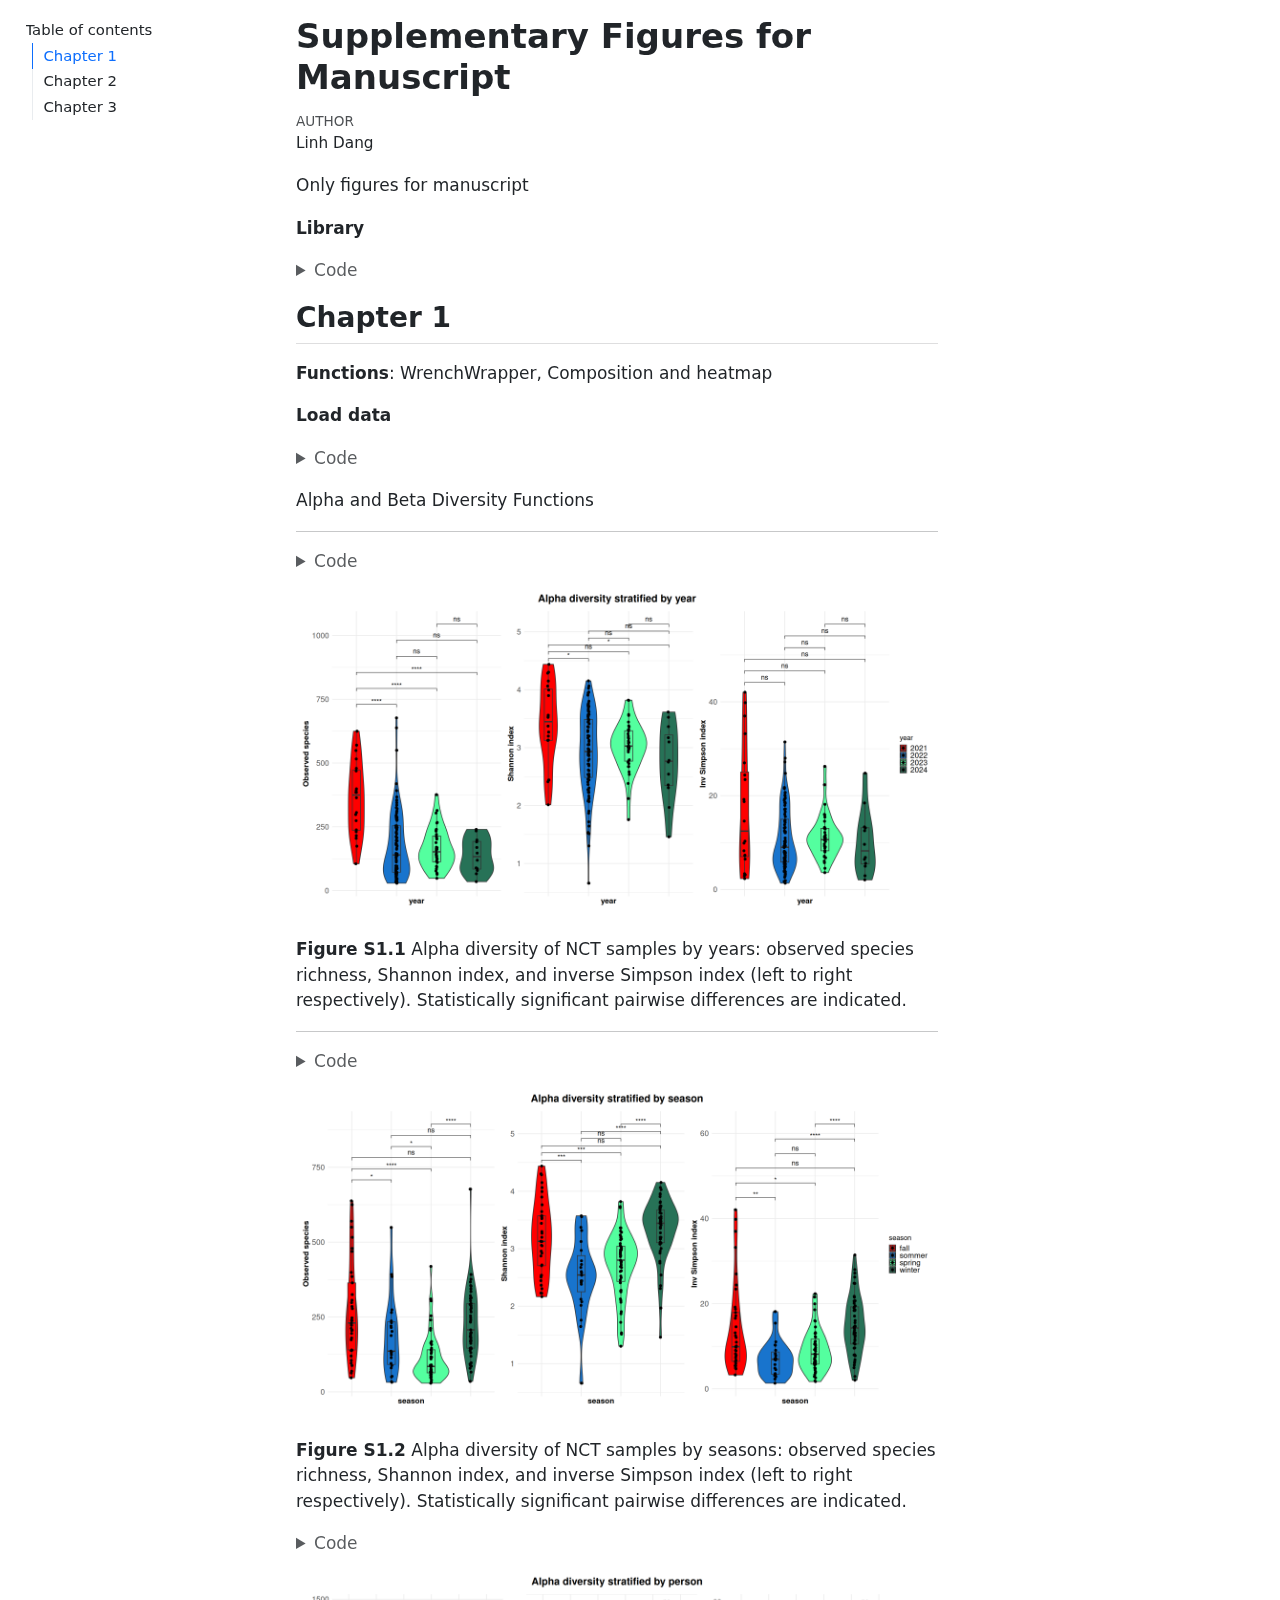
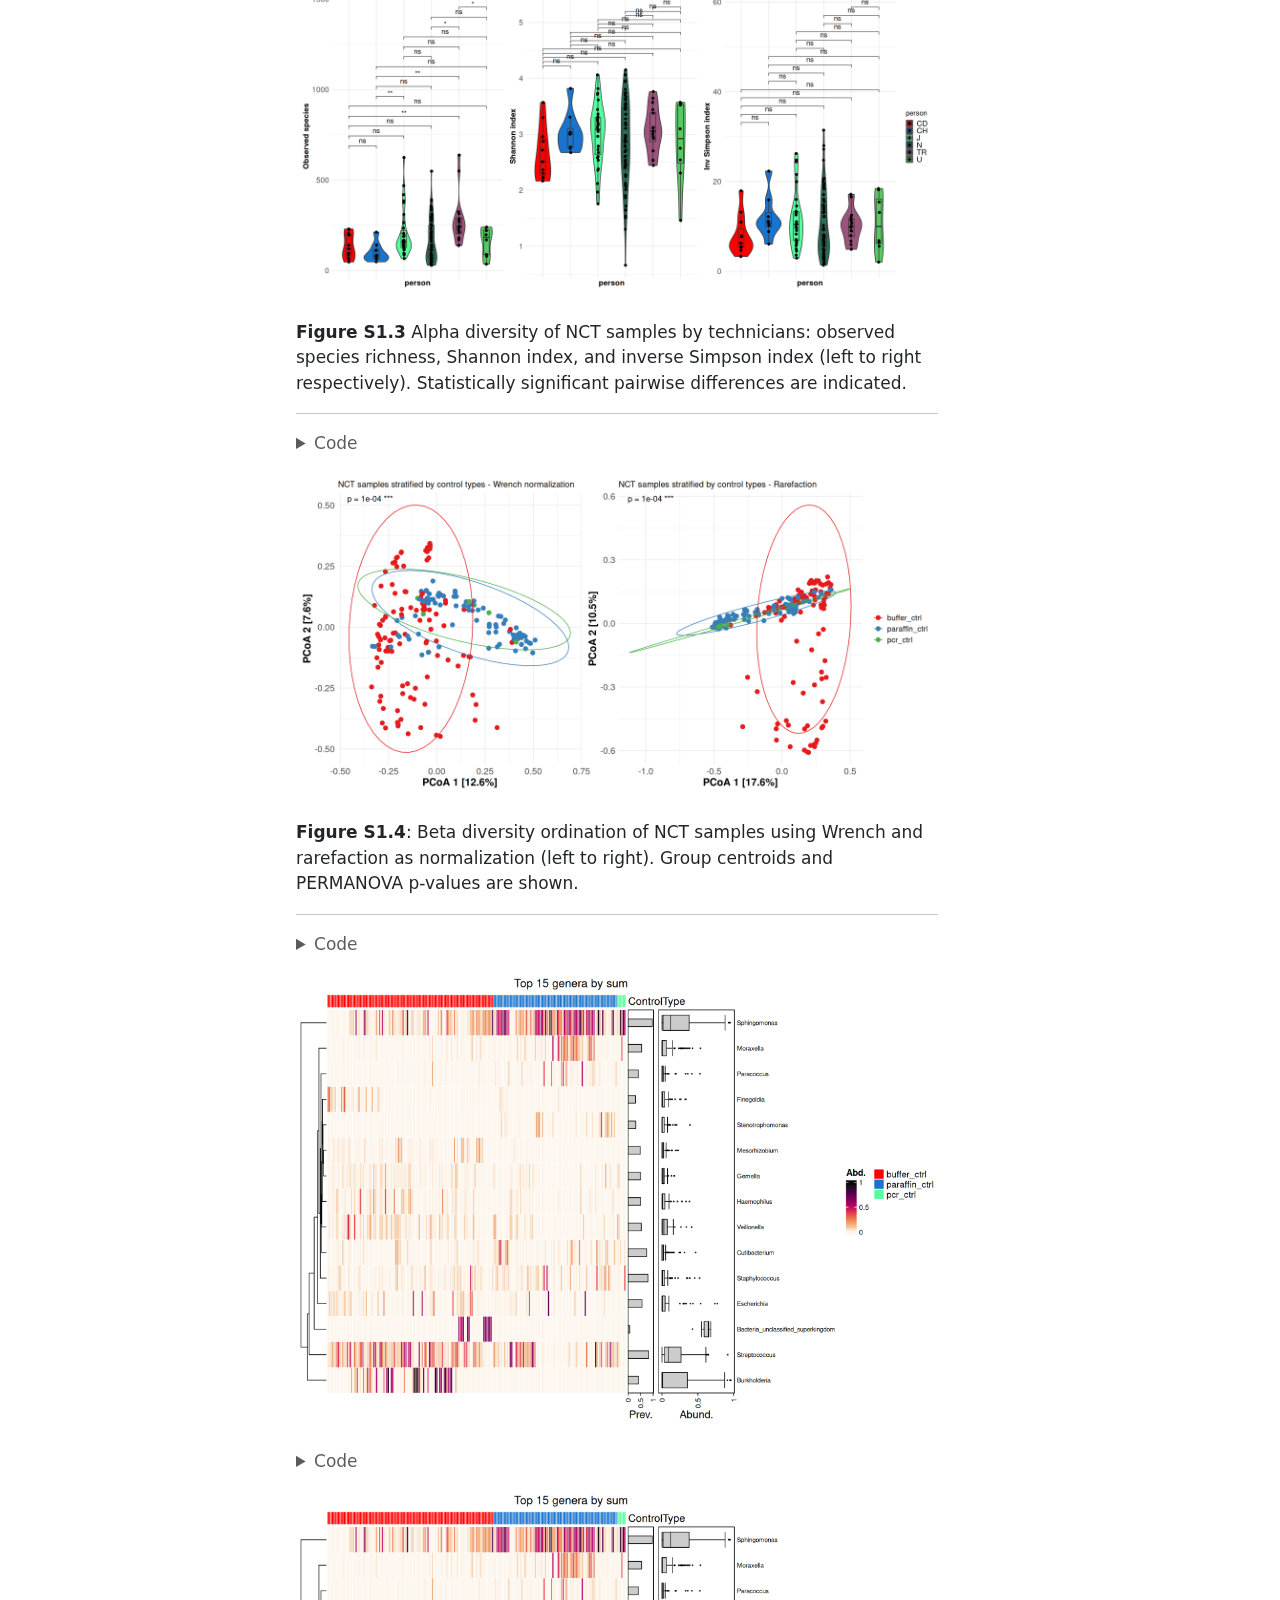
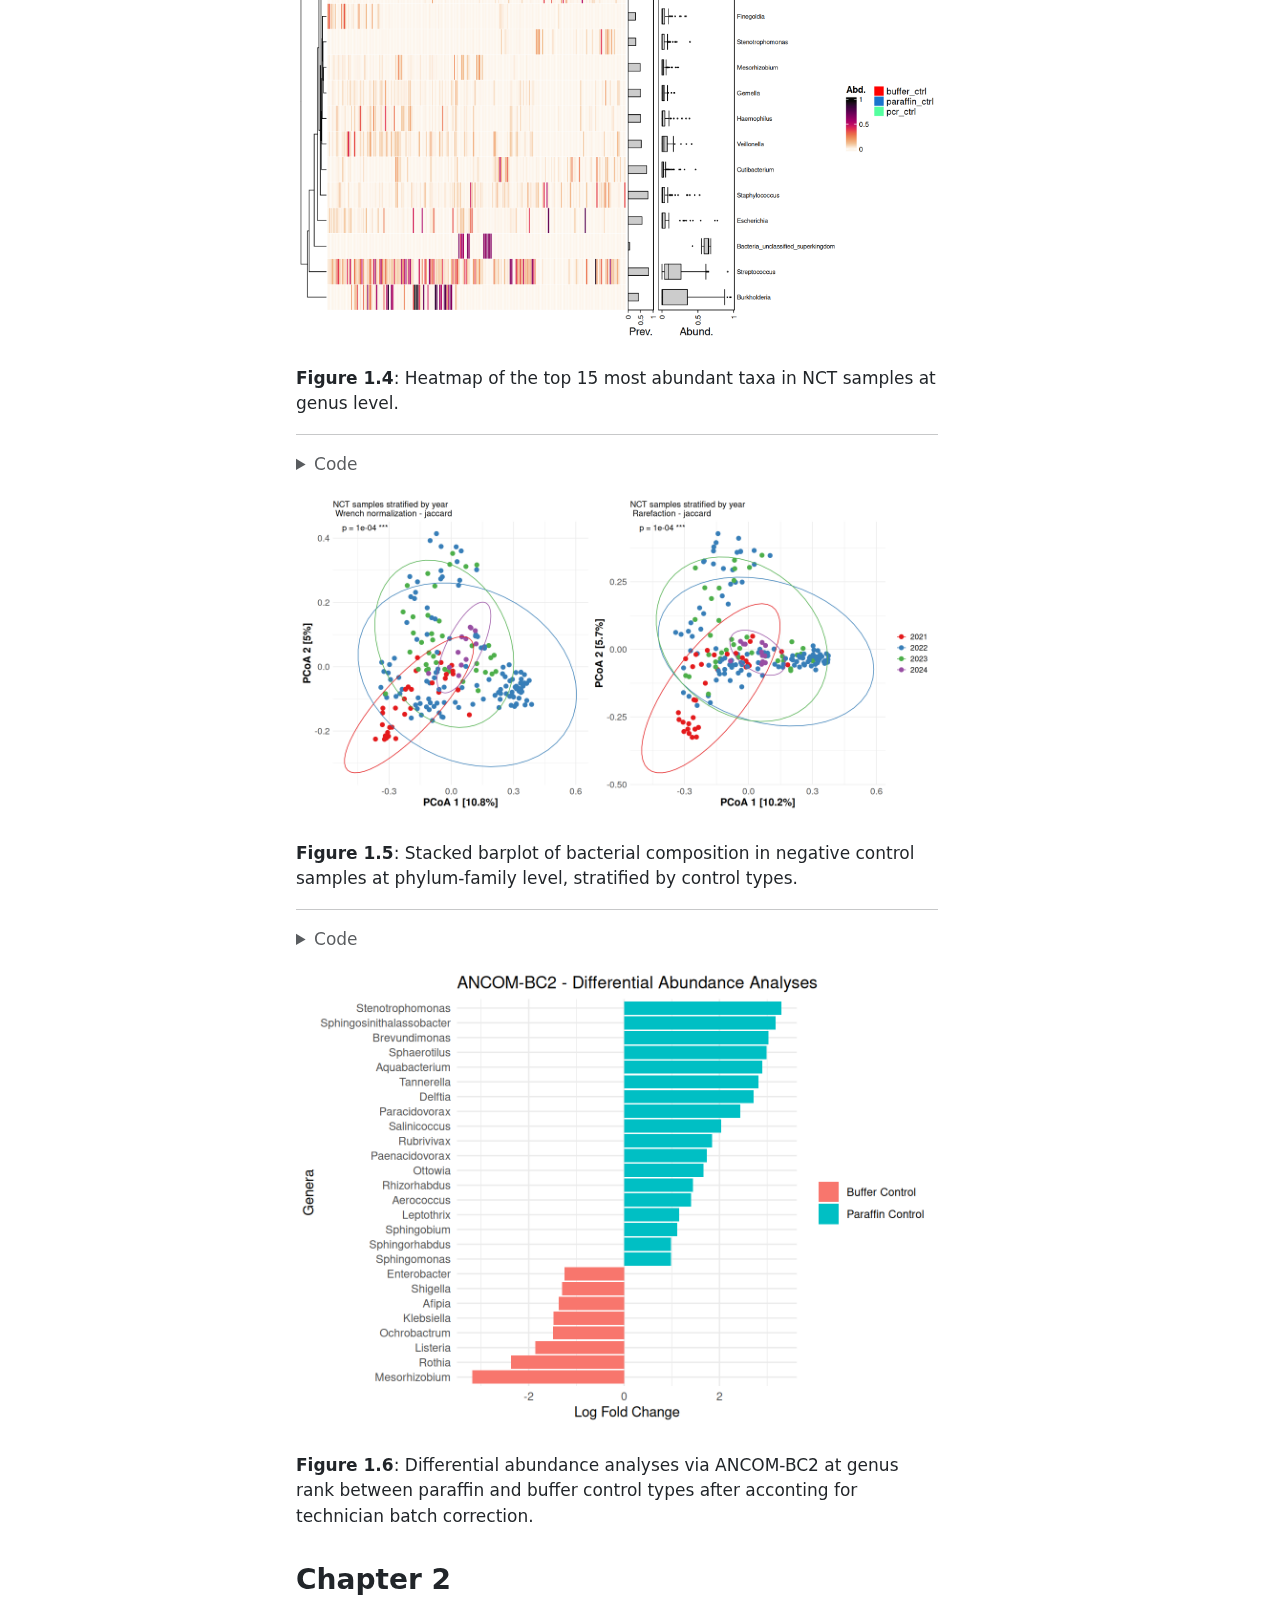
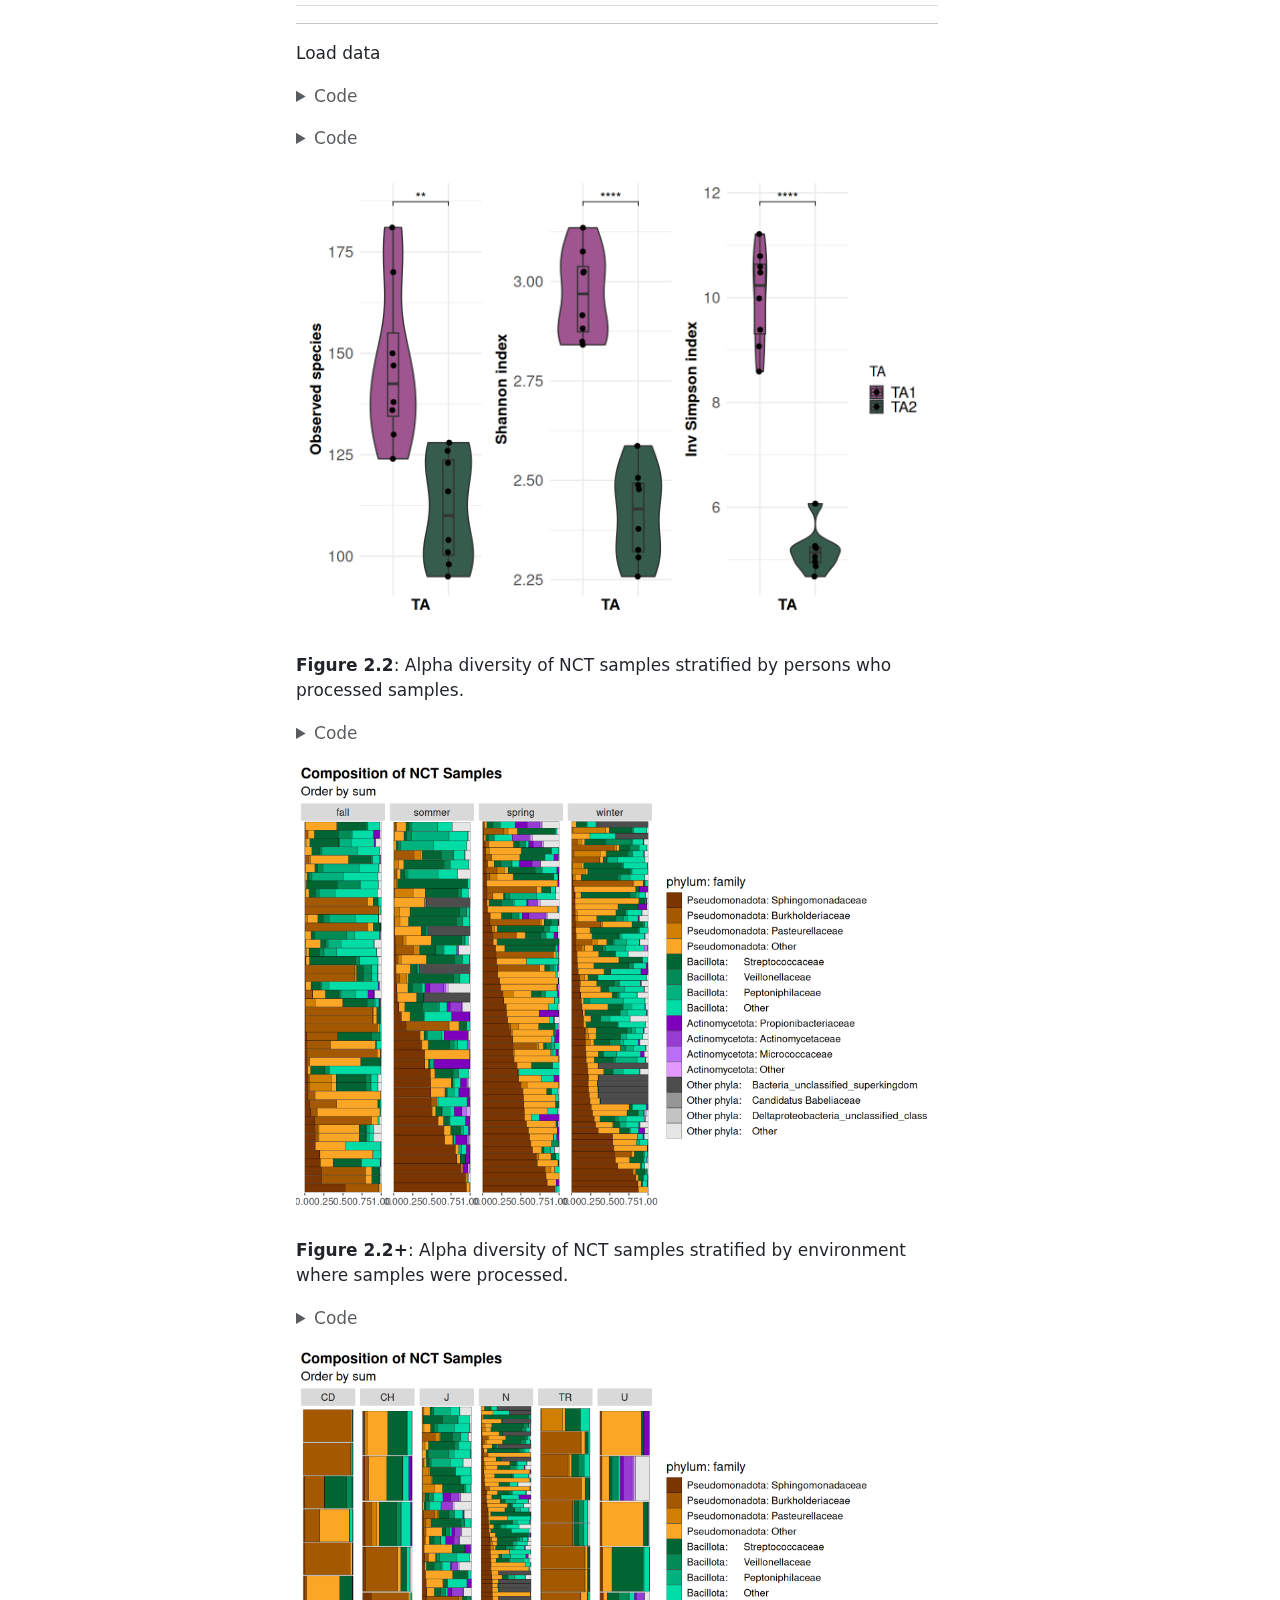
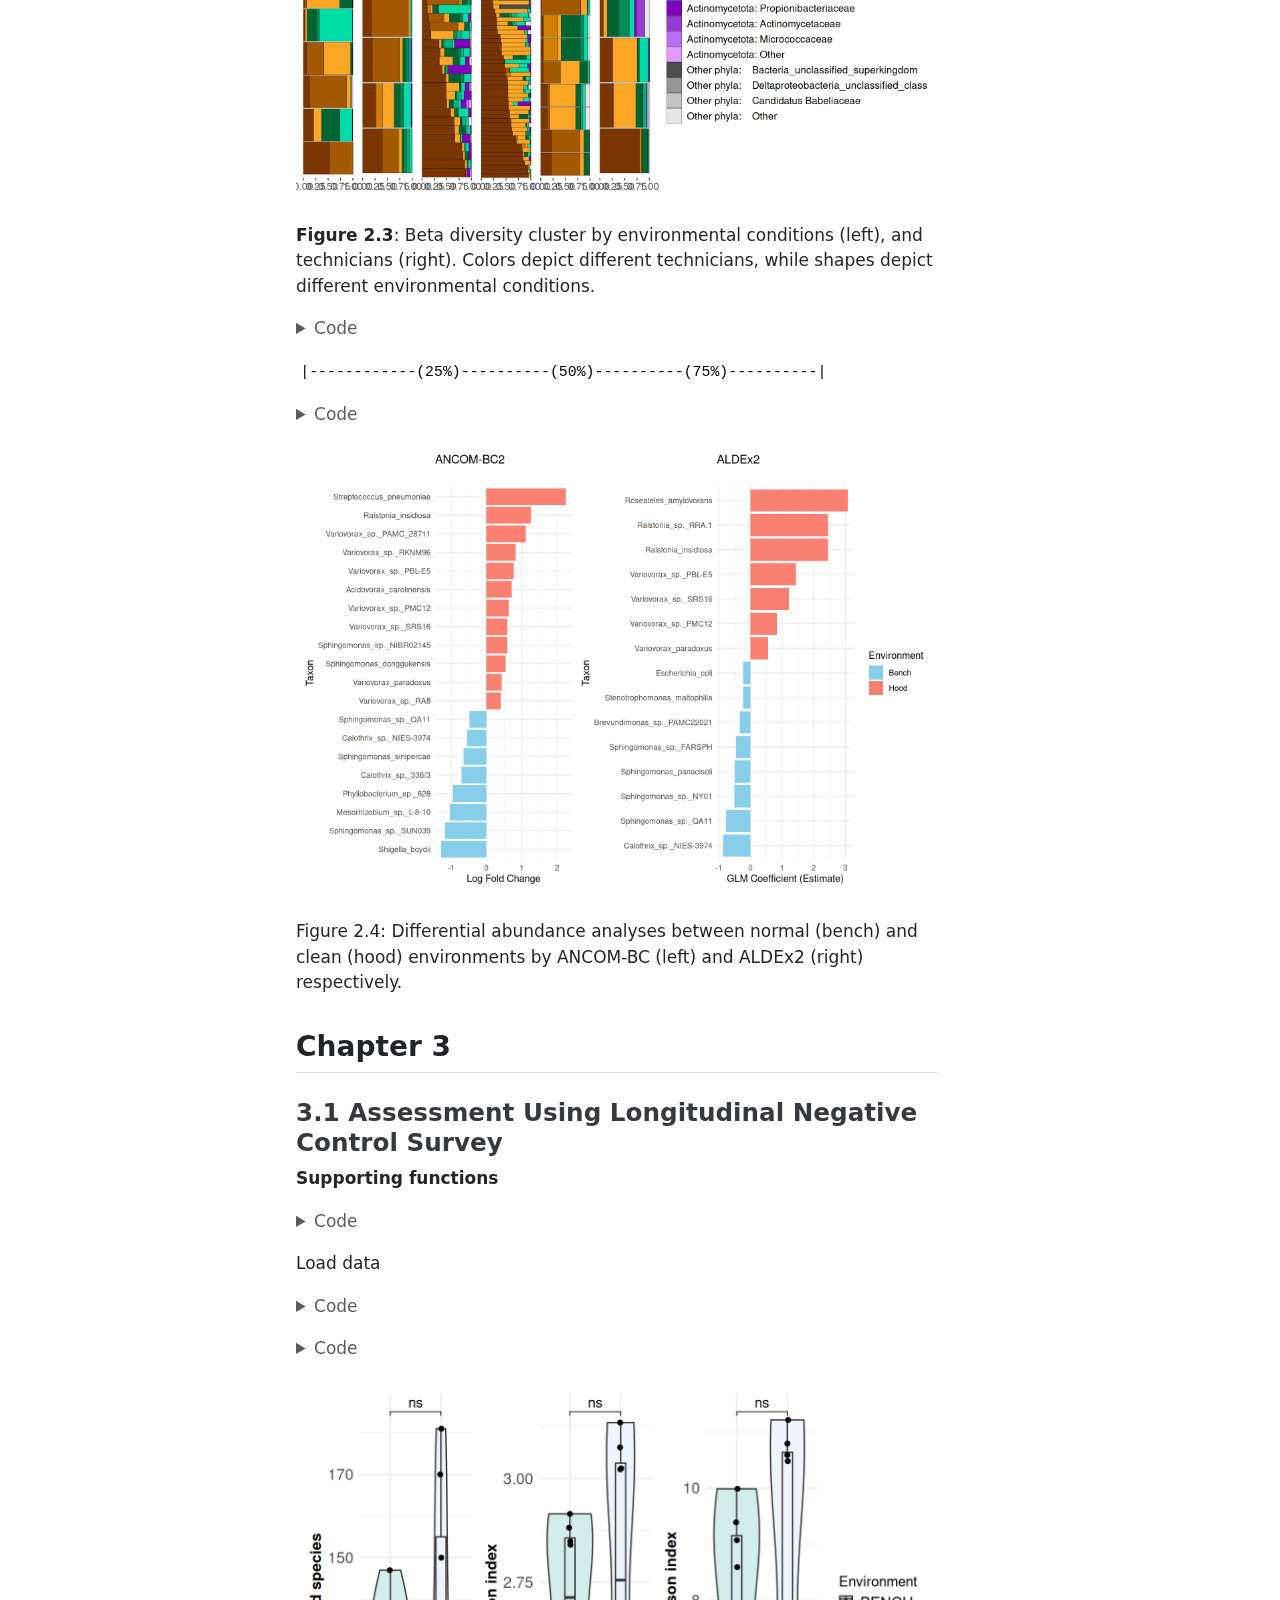
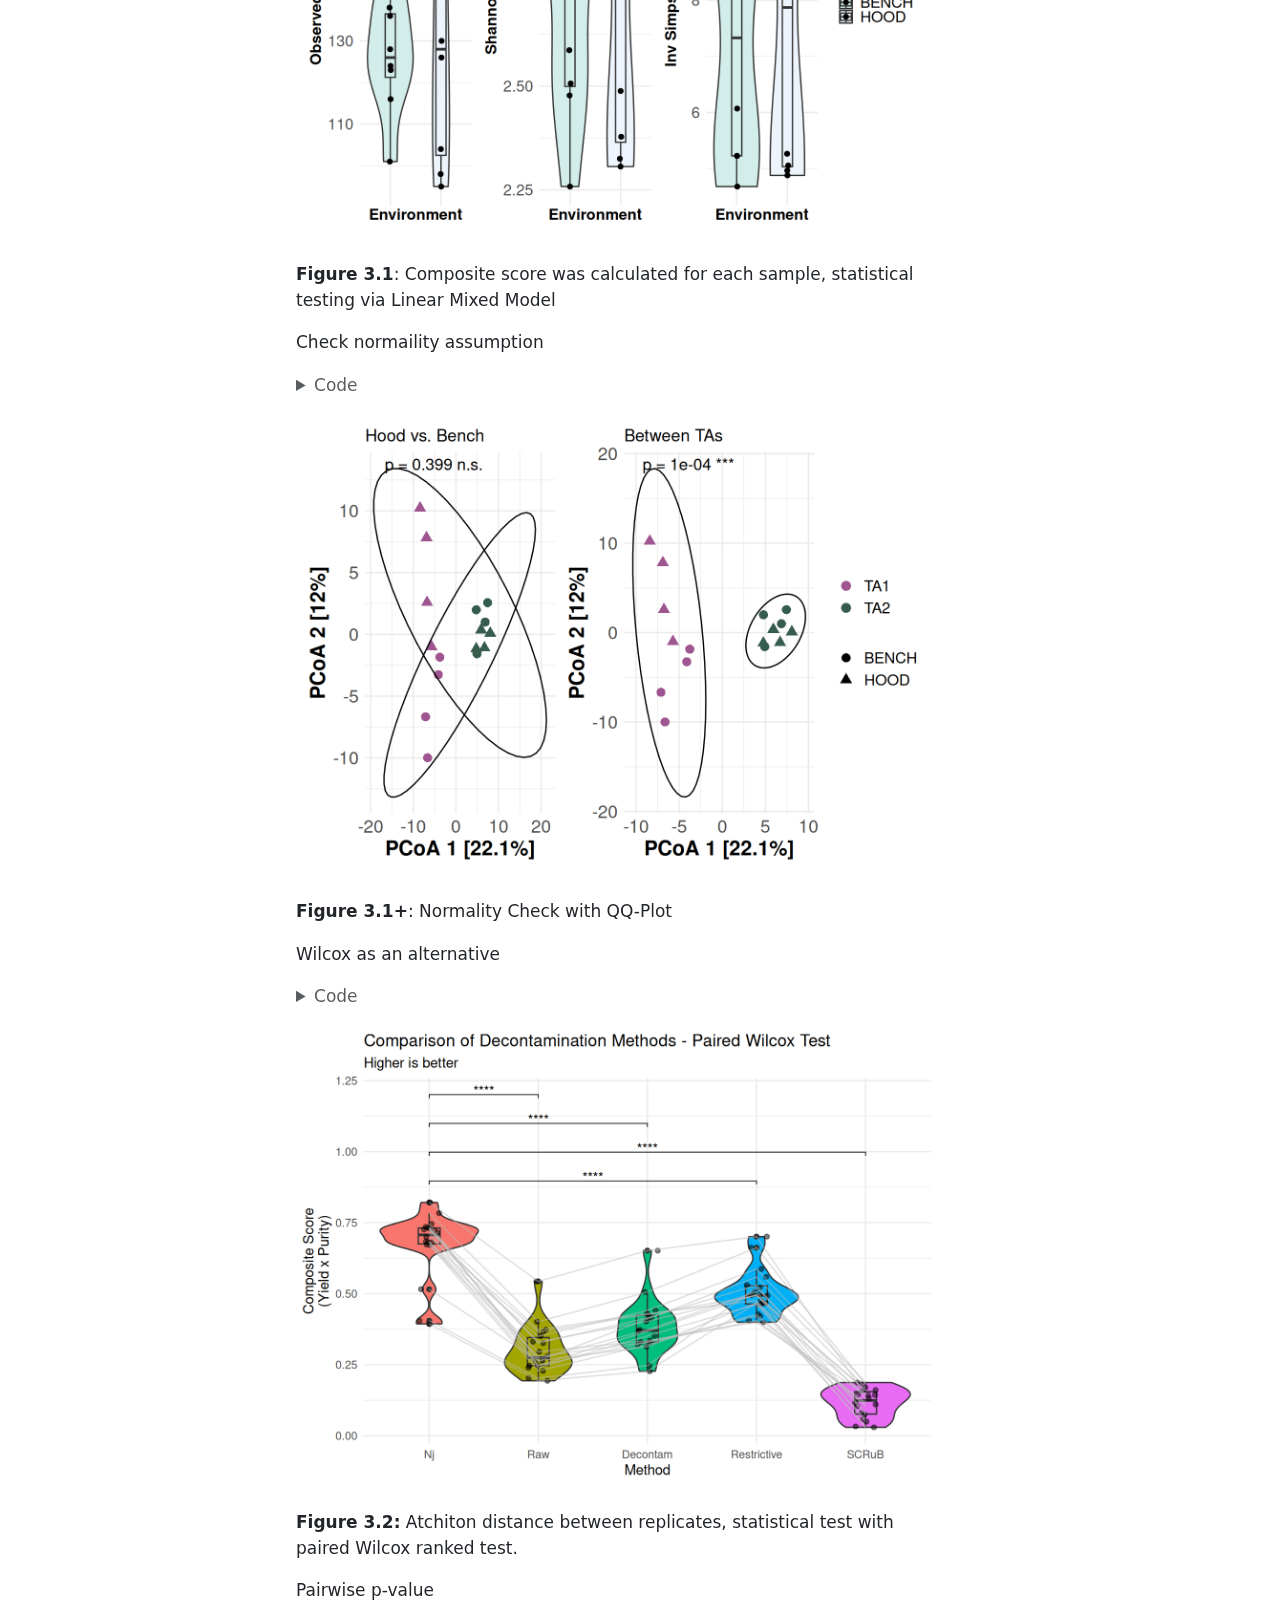
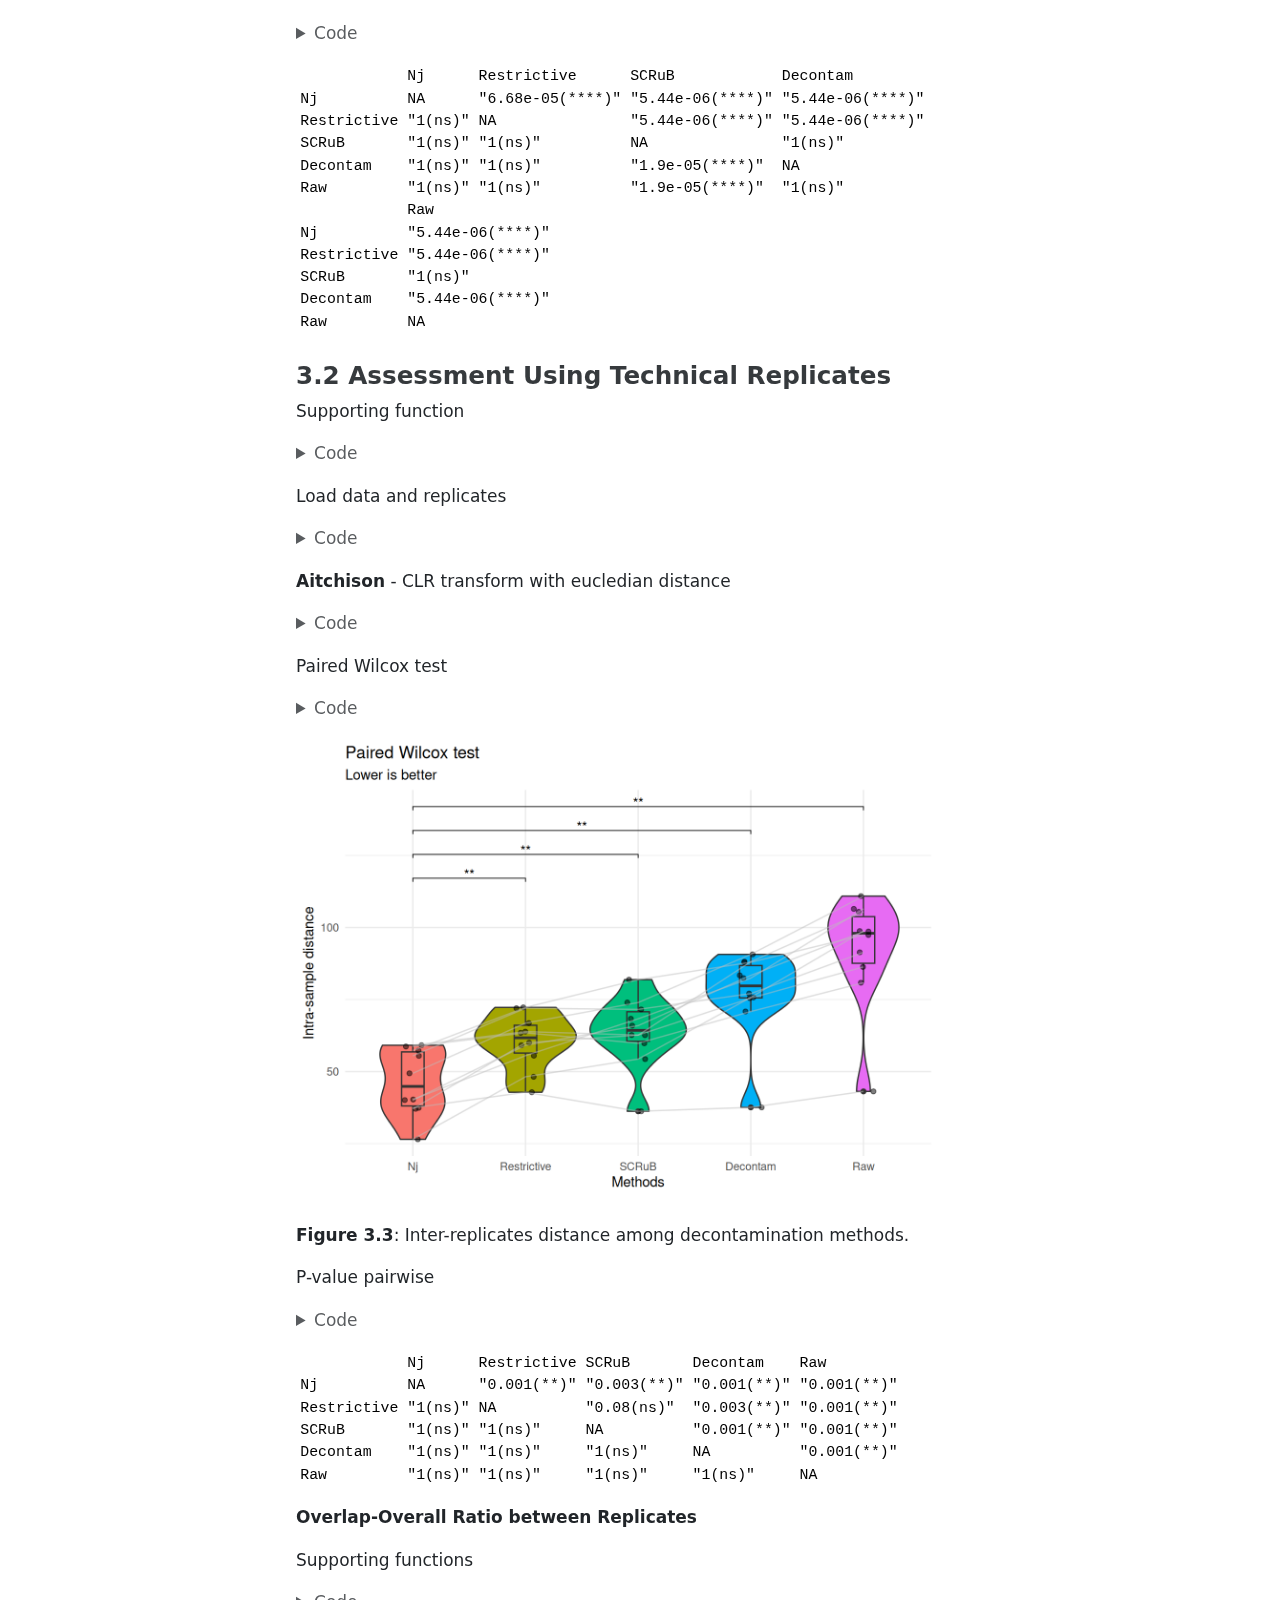
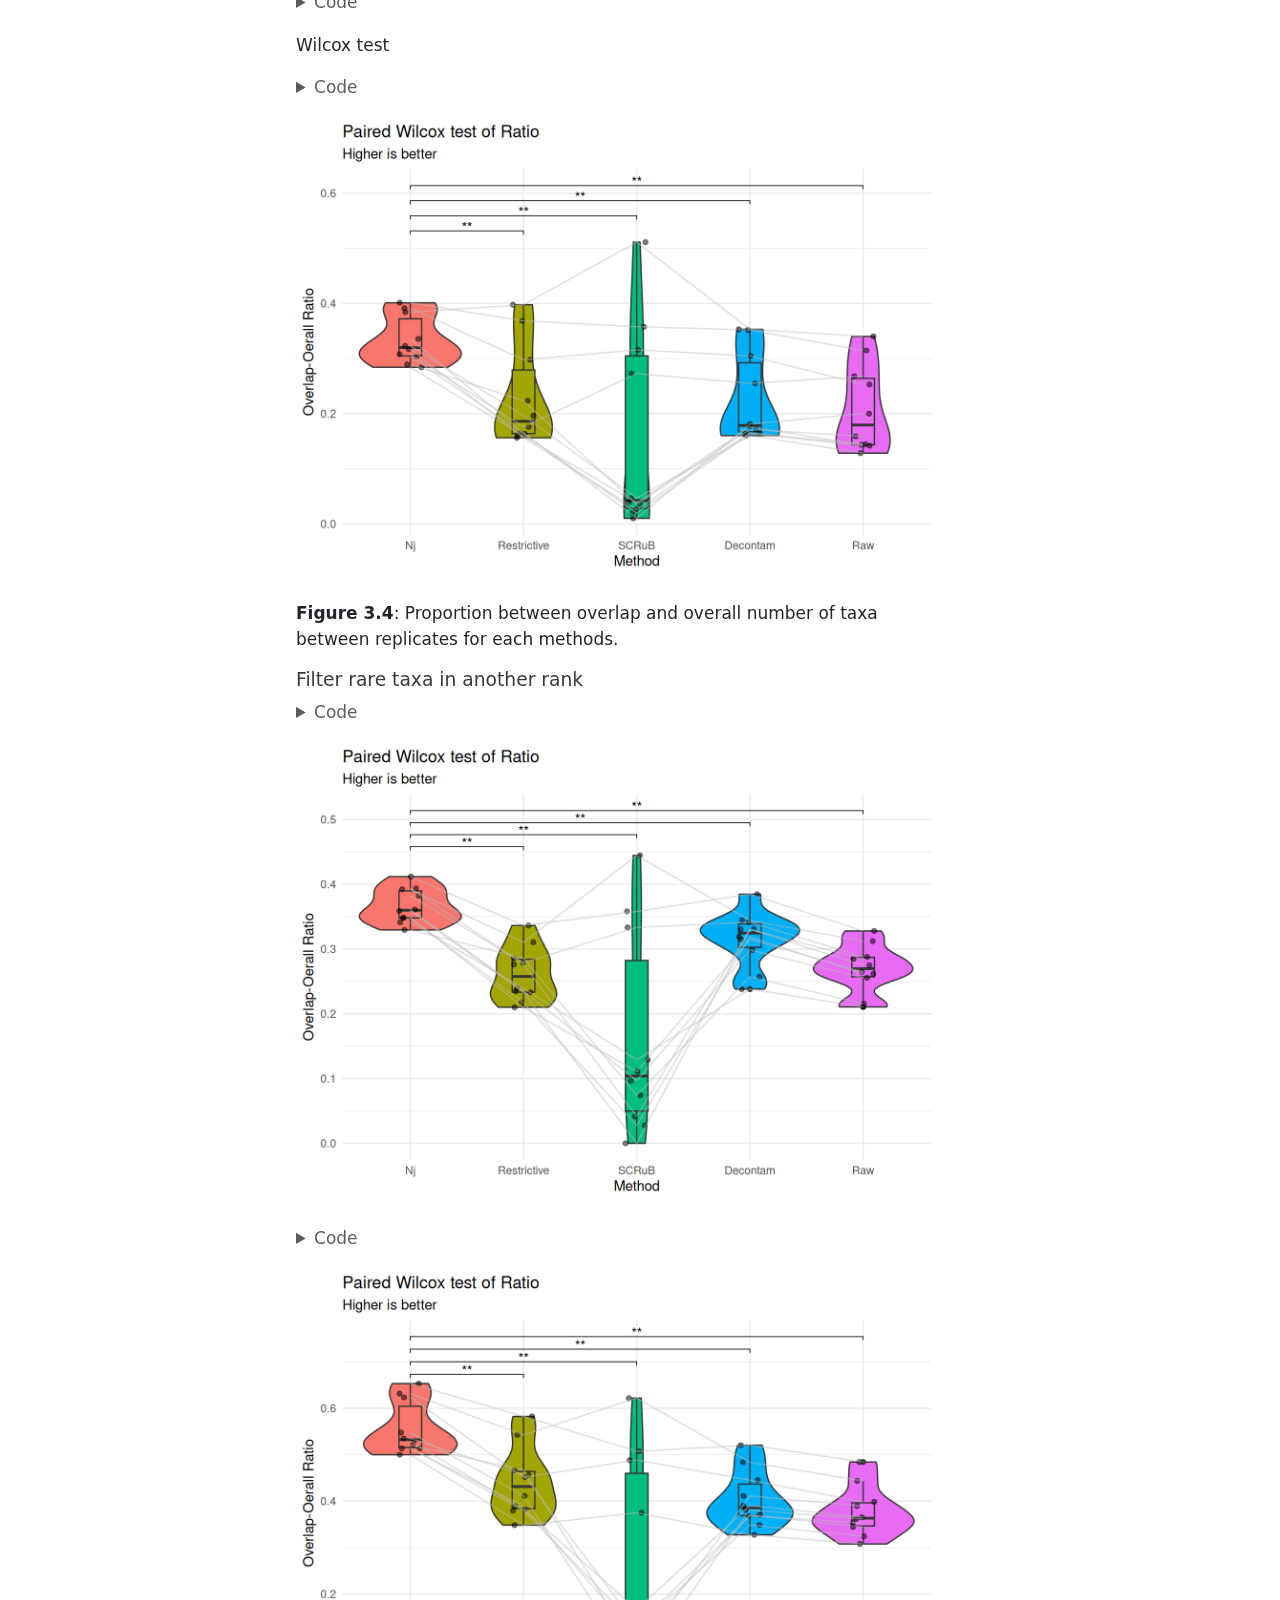
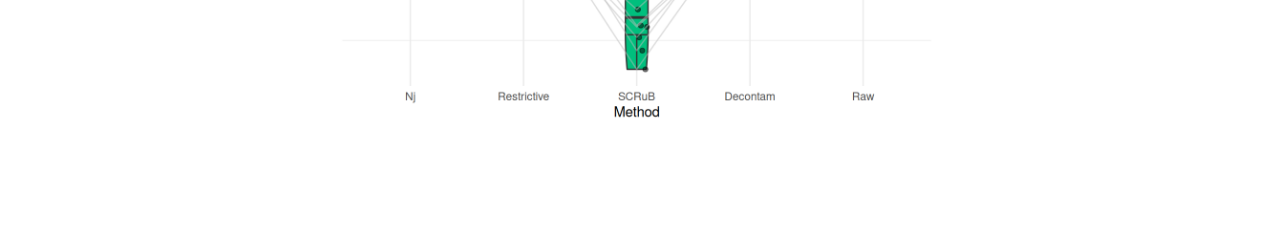
<file: Manuscript/SuppFigures_for_Manuscript.html>
<!DOCTYPE html>
<html xmlns="http://www.w3.org/1999/xhtml" lang="en" xml:lang="en"><head>

<meta charset="utf-8">
<meta name="generator" content="quarto-1.6.42">

<meta name="viewport" content="width=device-width, initial-scale=1.0, user-scalable=yes">

<meta name="author" content="Linh Dang">

<title>Supplementary Figures for Manuscript</title>
<style>
code{white-space: pre-wrap;}
span.smallcaps{font-variant: small-caps;}
div.columns{display: flex; gap: min(4vw, 1.5em);}
div.column{flex: auto; overflow-x: auto;}
div.hanging-indent{margin-left: 1.5em; text-indent: -1.5em;}
ul.task-list{list-style: none;}
ul.task-list li input[type="checkbox"] {
  width: 0.8em;
  margin: 0 0.8em 0.2em -1em; /* quarto-specific, see https://github.com/quarto-dev/quarto-cli/issues/4556 */ 
  vertical-align: middle;
}
/* CSS for syntax highlighting */
pre > code.sourceCode { white-space: pre; position: relative; }
pre > code.sourceCode > span { line-height: 1.25; }
pre > code.sourceCode > span:empty { height: 1.2em; }
.sourceCode { overflow: visible; }
code.sourceCode > span { color: inherit; text-decoration: inherit; }
div.sourceCode { margin: 1em 0; }
pre.sourceCode { margin: 0; }
@media screen {
div.sourceCode { overflow: auto; }
}
@media print {
pre > code.sourceCode { white-space: pre-wrap; }
pre > code.sourceCode > span { display: inline-block; text-indent: -5em; padding-left: 5em; }
}
pre.numberSource code
  { counter-reset: source-line 0; }
pre.numberSource code > span
  { position: relative; left: -4em; counter-increment: source-line; }
pre.numberSource code > span > a:first-child::before
  { content: counter(source-line);
    position: relative; left: -1em; text-align: right; vertical-align: baseline;
    border: none; display: inline-block;
    -webkit-touch-callout: none; -webkit-user-select: none;
    -khtml-user-select: none; -moz-user-select: none;
    -ms-user-select: none; user-select: none;
    padding: 0 4px; width: 4em;
  }
pre.numberSource { margin-left: 3em;  padding-left: 4px; }
div.sourceCode
  {   }
@media screen {
pre > code.sourceCode > span > a:first-child::before { text-decoration: underline; }
}
</style>


<script src="SuppFigures_for_Manuscript_files/libs/clipboard/clipboard.min.js"></script>
<script src="SuppFigures_for_Manuscript_files/libs/quarto-html/quarto.js"></script>
<script src="SuppFigures_for_Manuscript_files/libs/quarto-html/popper.min.js"></script>
<script src="SuppFigures_for_Manuscript_files/libs/quarto-html/tippy.umd.min.js"></script>
<script src="SuppFigures_for_Manuscript_files/libs/quarto-html/anchor.min.js"></script>
<link href="SuppFigures_for_Manuscript_files/libs/quarto-html/tippy.css" rel="stylesheet">
<link href="SuppFigures_for_Manuscript_files/libs/quarto-html/quarto-syntax-highlighting-2f5df379a58b258e96c21c0638c20c03.css" rel="stylesheet" id="quarto-text-highlighting-styles">
<script src="SuppFigures_for_Manuscript_files/libs/bootstrap/bootstrap.min.js"></script>
<link href="SuppFigures_for_Manuscript_files/libs/bootstrap/bootstrap-icons.css" rel="stylesheet">
<link href="SuppFigures_for_Manuscript_files/libs/bootstrap/bootstrap-34af8a4e30fcaa834c5f714e2bbc225f.min.css" rel="stylesheet" append-hash="true" id="quarto-bootstrap" data-mode="light">


</head>

<body>

<div id="quarto-content" class="page-columns page-rows-contents page-layout-article toc-left">
<div id="quarto-sidebar-toc-left" class="sidebar toc-left">
  <nav id="TOC" role="doc-toc" class="toc-active">
    <h2 id="toc-title">Table of contents</h2>
   
  <ul>
  <li><a href="#chapter-1" id="toc-chapter-1" class="nav-link active" data-scroll-target="#chapter-1">Chapter 1</a></li>
  <li><a href="#chapter-2" id="toc-chapter-2" class="nav-link" data-scroll-target="#chapter-2">Chapter 2</a></li>
  <li><a href="#chapter-3" id="toc-chapter-3" class="nav-link" data-scroll-target="#chapter-3">Chapter 3</a>
  <ul class="collapse">
  <li><a href="#assessment-using-longitudinal-negative-control-survey" id="toc-assessment-using-longitudinal-negative-control-survey" class="nav-link" data-scroll-target="#assessment-using-longitudinal-negative-control-survey">3.1 Assessment Using Longitudinal Negative Control Survey</a></li>
  <li><a href="#assessment-using-technical-replicates" id="toc-assessment-using-technical-replicates" class="nav-link" data-scroll-target="#assessment-using-technical-replicates">3.2 Assessment Using Technical Replicates</a></li>
  </ul></li>
  </ul>
</nav>
</div>
<div id="quarto-margin-sidebar" class="sidebar margin-sidebar zindex-bottom">
</div>
<main class="content" id="quarto-document-content">

<header id="title-block-header" class="quarto-title-block default">
<div class="quarto-title">
<h1 class="title">Supplementary Figures for Manuscript</h1>
</div>



<div class="quarto-title-meta">

    <div>
    <div class="quarto-title-meta-heading">Author</div>
    <div class="quarto-title-meta-contents">
             <p>Linh Dang </p>
          </div>
  </div>
    
  
    
  </div>
  


</header>


<p>Only figures for manuscript</p>
<p><strong>Library</strong></p>
<div class="cell">
<details class="code-fold">
<summary>Code</summary>
<div class="sourceCode cell-code" id="cb1"><pre class="sourceCode r code-with-copy"><code class="sourceCode r"><span id="cb1-1"><a href="#cb1-1" aria-hidden="true" tabindex="-1"></a><span class="fu">library</span>(phyloseq)</span>
<span id="cb1-2"><a href="#cb1-2" aria-hidden="true" tabindex="-1"></a><span class="fu">library</span>(reshape2)</span>
<span id="cb1-3"><a href="#cb1-3" aria-hidden="true" tabindex="-1"></a><span class="fu">library</span>(microViz)</span>
<span id="cb1-4"><a href="#cb1-4" aria-hidden="true" tabindex="-1"></a><span class="fu">library</span>(microbiome)</span>
<span id="cb1-5"><a href="#cb1-5" aria-hidden="true" tabindex="-1"></a><span class="fu">library</span>(vegan)</span>
<span id="cb1-6"><a href="#cb1-6" aria-hidden="true" tabindex="-1"></a><span class="fu">library</span>(lme4)       <span class="co"># Linear Mixed Models (for repeated measures)</span></span>
<span id="cb1-7"><a href="#cb1-7" aria-hidden="true" tabindex="-1"></a><span class="fu">library</span>(lmerTest)   <span class="co"># P-values for Mixed Models</span></span>
<span id="cb1-8"><a href="#cb1-8" aria-hidden="true" tabindex="-1"></a><span class="fu">library</span>(emmeans)    <span class="co"># Pairwise comparisons</span></span>
<span id="cb1-9"><a href="#cb1-9" aria-hidden="true" tabindex="-1"></a><span class="fu">library</span>(Wrench)</span>
<span id="cb1-10"><a href="#cb1-10" aria-hidden="true" tabindex="-1"></a><span class="fu">library</span>(rstatix)</span>
<span id="cb1-11"><a href="#cb1-11" aria-hidden="true" tabindex="-1"></a><span class="fu">library</span>(ggpubr)</span>
<span id="cb1-12"><a href="#cb1-12" aria-hidden="true" tabindex="-1"></a><span class="fu">library</span>(tidyverse)</span>
<span id="cb1-13"><a href="#cb1-13" aria-hidden="true" tabindex="-1"></a><span class="fu">library</span>(VennDiagram)</span>
<span id="cb1-14"><a href="#cb1-14" aria-hidden="true" tabindex="-1"></a><span class="fu">library</span>(ComplexUpset)</span>
<span id="cb1-15"><a href="#cb1-15" aria-hidden="true" tabindex="-1"></a><span class="fu">library</span>(patchwork)</span></code><button title="Copy to Clipboard" class="code-copy-button"><i class="bi"></i></button></pre></div>
</details>
</div>
<section id="chapter-1" class="level2">
<h2 class="anchored" data-anchor-id="chapter-1">Chapter 1</h2>
<p><strong>Functions</strong>: WrenchWrapper, Composition and heatmap</p>
<p><strong>Load data</strong></p>
<div class="cell">
<details class="code-fold">
<summary>Code</summary>
<div class="sourceCode cell-code" id="cb2"><pre class="sourceCode r code-with-copy"><code class="sourceCode r"><span id="cb2-1"><a href="#cb2-1" aria-hidden="true" tabindex="-1"></a><span class="do">## remove old object</span></span>
<span id="cb2-2"><a href="#cb2-2" aria-hidden="true" tabindex="-1"></a><span class="fu">rm</span>(<span class="at">list =</span> <span class="fu">setdiff</span>(<span class="fu">ls</span>(), <span class="fu">c</span>(<span class="fu">lsf.str</span>(), <span class="st">"Kolors"</span>, <span class="st">"Kolors_Chap2"</span>)))</span>
<span id="cb2-3"><a href="#cb2-3" aria-hidden="true" tabindex="-1"></a><span class="do">## load objects</span></span>
<span id="cb2-4"><a href="#cb2-4" aria-hidden="true" tabindex="-1"></a>pseq <span class="ot">&lt;-</span> rprojroot<span class="sc">::</span><span class="fu">find_rstudio_root_file</span>() <span class="sc">%&gt;%</span> </span>
<span id="cb2-5"><a href="#cb2-5" aria-hidden="true" tabindex="-1"></a>  <span class="fu">file.path</span>(<span class="st">"data/Chap1/NCTs_v7.rds"</span>) <span class="sc">%&gt;%</span> </span>
<span id="cb2-6"><a href="#cb2-6" aria-hidden="true" tabindex="-1"></a>  <span class="fu">readRDS</span>()</span></code><button title="Copy to Clipboard" class="code-copy-button"><i class="bi"></i></button></pre></div>
</details>
</div>
<p>Alpha and Beta Diversity Functions</p>
<!-- 
![](img/Chap1/nct_exp_overview.png) 

**Figure 1.1**: Schematic of negative control sample collection at each stage of the wetlab processing pipeline (top). Summary of potential significant batch effects associated with negative control samples (bottom).
-->
<hr>
<div class="cell" data-fig-lightbox="true">
<details class="code-fold">
<summary>Code</summary>
<div class="sourceCode cell-code" id="cb3"><pre class="sourceCode r code-with-copy"><code class="sourceCode r"><span id="cb3-1"><a href="#cb3-1" aria-hidden="true" tabindex="-1"></a><span class="fu">require</span>(patchwork)</span>
<span id="cb3-2"><a href="#cb3-2" aria-hidden="true" tabindex="-1"></a>m_strata <span class="ot">&lt;-</span> <span class="st">"year"</span></span>
<span id="cb3-3"><a href="#cb3-3" aria-hidden="true" tabindex="-1"></a>lst <span class="ot">&lt;-</span> pseq <span class="sc">%&gt;%</span> </span>
<span id="cb3-4"><a href="#cb3-4" aria-hidden="true" tabindex="-1"></a>  <span class="fu">AlphaPlotWrapper_Violin</span>(<span class="at">strata =</span> m_strata)</span>
<span id="cb3-5"><a href="#cb3-5" aria-hidden="true" tabindex="-1"></a>plt <span class="ot">&lt;-</span> lst<span class="sc">$</span>Observed <span class="sc">+</span> lst<span class="sc">$</span>Shannon <span class="sc">+</span> lst<span class="sc">$</span>InvSimpson <span class="sc">+</span> <span class="fu">plot_layout</span>(<span class="at">guides =</span> <span class="st">"collect"</span>) <span class="sc">+</span></span>
<span id="cb3-6"><a href="#cb3-6" aria-hidden="true" tabindex="-1"></a>  <span class="fu">plot_annotation</span>(<span class="at">title =</span> <span class="fu">sprintf</span>(<span class="st">"Alpha diversity stratified by %s"</span>, m_strata)) <span class="sc">&amp;</span></span>
<span id="cb3-7"><a href="#cb3-7" aria-hidden="true" tabindex="-1"></a>  <span class="fu">theme</span>(<span class="at">plot.title =</span> <span class="fu">element_text</span>(<span class="at">size =</span> <span class="dv">16</span>, <span class="at">face =</span> <span class="st">"bold"</span>, <span class="at">hjust =</span> <span class="fl">0.5</span>))</span>
<span id="cb3-8"><a href="#cb3-8" aria-hidden="true" tabindex="-1"></a><span class="do">## save plt to png</span></span>
<span id="cb3-9"><a href="#cb3-9" aria-hidden="true" tabindex="-1"></a><span class="co">#ggsave("./Figures_for_Manuscript_files/saved_png/S1.1.png", plt, width = 8, height = 6, dpi = 300)</span></span>
<span id="cb3-10"><a href="#cb3-10" aria-hidden="true" tabindex="-1"></a><span class="fu">print</span>(plt)</span></code><button title="Copy to Clipboard" class="code-copy-button"><i class="bi"></i></button></pre></div>
</details>
<div class="cell-output-display">
<div>
<figure class="figure">
<p><img src="SuppFigures_for_Manuscript_files/figure-html/unnamed-chunk-5-1.png" class="img-fluid figure-img" width="1344"></p>
</figure>
</div>
</div>
</div>
<p><strong>Figure S1.1</strong> Alpha diversity of NCT samples by years: observed species richness, Shannon index, and inverse Simpson index (left to right respectively). Statistically significant pairwise differences are indicated.</p>
<hr>
<div class="cell" data-fig-lightbox="true">
<details class="code-fold">
<summary>Code</summary>
<div class="sourceCode cell-code" id="cb4"><pre class="sourceCode r code-with-copy"><code class="sourceCode r"><span id="cb4-1"><a href="#cb4-1" aria-hidden="true" tabindex="-1"></a><span class="fu">require</span>(patchwork)</span>
<span id="cb4-2"><a href="#cb4-2" aria-hidden="true" tabindex="-1"></a>m_strata <span class="ot">&lt;-</span> <span class="st">"season"</span></span>
<span id="cb4-3"><a href="#cb4-3" aria-hidden="true" tabindex="-1"></a>lst <span class="ot">&lt;-</span> pseq <span class="sc">%&gt;%</span> </span>
<span id="cb4-4"><a href="#cb4-4" aria-hidden="true" tabindex="-1"></a>  <span class="fu">AlphaPlotWrapper_Violin</span>(<span class="at">strata =</span> m_strata)</span>
<span id="cb4-5"><a href="#cb4-5" aria-hidden="true" tabindex="-1"></a>plt <span class="ot">&lt;-</span> lst<span class="sc">$</span>Observed <span class="sc">+</span> lst<span class="sc">$</span>Shannon <span class="sc">+</span> lst<span class="sc">$</span>InvSimpson <span class="sc">+</span> <span class="fu">plot_layout</span>(<span class="at">guides =</span> <span class="st">"collect"</span>) <span class="sc">+</span></span>
<span id="cb4-6"><a href="#cb4-6" aria-hidden="true" tabindex="-1"></a>  <span class="fu">plot_annotation</span>(<span class="at">title =</span> <span class="fu">sprintf</span>(<span class="st">"Alpha diversity stratified by %s"</span>, m_strata)) <span class="sc">&amp;</span></span>
<span id="cb4-7"><a href="#cb4-7" aria-hidden="true" tabindex="-1"></a>  <span class="fu">theme</span>(<span class="at">plot.title =</span> <span class="fu">element_text</span>(<span class="at">size =</span> <span class="dv">16</span>, <span class="at">face =</span> <span class="st">"bold"</span>, <span class="at">hjust =</span> <span class="fl">0.5</span>))</span>
<span id="cb4-8"><a href="#cb4-8" aria-hidden="true" tabindex="-1"></a><span class="do">## save plt to png</span></span>
<span id="cb4-9"><a href="#cb4-9" aria-hidden="true" tabindex="-1"></a><span class="co">#ggsave("./Figures_for_Manuscript_files/saved_png/S1.1.png", plt, width = 8, height = 6, dpi = 300)</span></span>
<span id="cb4-10"><a href="#cb4-10" aria-hidden="true" tabindex="-1"></a>plt</span></code><button title="Copy to Clipboard" class="code-copy-button"><i class="bi"></i></button></pre></div>
</details>
<div class="cell-output-display">
<div>
<figure class="figure">
<p><img src="SuppFigures_for_Manuscript_files/figure-html/unnamed-chunk-6-1.png" class="img-fluid figure-img" width="1344"></p>
</figure>
</div>
</div>
</div>
<p><strong>Figure S1.2</strong> Alpha diversity of NCT samples by seasons: observed species richness, Shannon index, and inverse Simpson index (left to right respectively). Statistically significant pairwise differences are indicated.</p>
<div class="cell" data-fig-lightbox="true">
<details class="code-fold">
<summary>Code</summary>
<div class="sourceCode cell-code" id="cb5"><pre class="sourceCode r code-with-copy"><code class="sourceCode r"><span id="cb5-1"><a href="#cb5-1" aria-hidden="true" tabindex="-1"></a><span class="fu">require</span>(patchwork)</span>
<span id="cb5-2"><a href="#cb5-2" aria-hidden="true" tabindex="-1"></a>m_strata <span class="ot">&lt;-</span> <span class="st">"person"</span></span>
<span id="cb5-3"><a href="#cb5-3" aria-hidden="true" tabindex="-1"></a>lst <span class="ot">&lt;-</span> pseq <span class="sc">%&gt;%</span> </span>
<span id="cb5-4"><a href="#cb5-4" aria-hidden="true" tabindex="-1"></a>  <span class="fu">ps_filter</span>(person <span class="sc">%in%</span> <span class="fu">c</span>(<span class="st">"CD"</span>, <span class="st">"CH"</span>, <span class="st">"J"</span>, <span class="st">"N"</span>, <span class="st">"TR"</span>, <span class="st">"U"</span>)) <span class="sc">%&gt;%</span> </span>
<span id="cb5-5"><a href="#cb5-5" aria-hidden="true" tabindex="-1"></a>  <span class="fu">AlphaPlotWrapper_Violin</span>(<span class="at">strata =</span> m_strata)</span>
<span id="cb5-6"><a href="#cb5-6" aria-hidden="true" tabindex="-1"></a>plt <span class="ot">&lt;-</span> lst<span class="sc">$</span>Observed <span class="sc">+</span> lst<span class="sc">$</span>Shannon <span class="sc">+</span> lst<span class="sc">$</span>InvSimpson <span class="sc">+</span> <span class="fu">plot_layout</span>(<span class="at">guides =</span> <span class="st">"collect"</span>) <span class="sc">+</span></span>
<span id="cb5-7"><a href="#cb5-7" aria-hidden="true" tabindex="-1"></a>  <span class="fu">plot_annotation</span>(<span class="at">title =</span> <span class="fu">sprintf</span>(<span class="st">"Alpha diversity stratified by %s"</span>, m_strata)) <span class="sc">&amp;</span></span>
<span id="cb5-8"><a href="#cb5-8" aria-hidden="true" tabindex="-1"></a>  <span class="fu">theme</span>(<span class="at">plot.title =</span> <span class="fu">element_text</span>(<span class="at">size =</span> <span class="dv">16</span>, <span class="at">face =</span> <span class="st">"bold"</span>, <span class="at">hjust =</span> <span class="fl">0.5</span>))</span>
<span id="cb5-9"><a href="#cb5-9" aria-hidden="true" tabindex="-1"></a><span class="do">## save plt to png</span></span>
<span id="cb5-10"><a href="#cb5-10" aria-hidden="true" tabindex="-1"></a><span class="co">#ggsave("./Figures_for_Manuscript_files/saved_png/S1.1.png", plt, width = 8, height = 6, dpi = 300)</span></span>
<span id="cb5-11"><a href="#cb5-11" aria-hidden="true" tabindex="-1"></a>plt</span></code><button title="Copy to Clipboard" class="code-copy-button"><i class="bi"></i></button></pre></div>
</details>
<div class="cell-output-display">
<div>
<figure class="figure">
<p><img src="SuppFigures_for_Manuscript_files/figure-html/unnamed-chunk-7-1.png" class="img-fluid figure-img" width="1344"></p>
</figure>
</div>
</div>
</div>
<p><strong>Figure S1.3</strong> Alpha diversity of NCT samples by technicians: observed species richness, Shannon index, and inverse Simpson index (left to right respectively). Statistically significant pairwise differences are indicated.</p>
<hr>
<div class="cell" data-fig-lightbox="true">
<details class="code-fold">
<summary>Code</summary>
<div class="sourceCode cell-code" id="cb6"><pre class="sourceCode r code-with-copy"><code class="sourceCode r"><span id="cb6-1"><a href="#cb6-1" aria-hidden="true" tabindex="-1"></a><span class="fu">require</span>(patchwork)</span>
<span id="cb6-2"><a href="#cb6-2" aria-hidden="true" tabindex="-1"></a>plt_wrench <span class="ot">&lt;-</span> pseq <span class="sc">%&gt;%</span> </span>
<span id="cb6-3"><a href="#cb6-3" aria-hidden="true" tabindex="-1"></a>  <span class="fu">WrenchWrapper</span>(<span class="at">grp =</span> <span class="st">"sample_type"</span>) <span class="sc">%&gt;%</span> </span>
<span id="cb6-4"><a href="#cb6-4" aria-hidden="true" tabindex="-1"></a>  <span class="fu">BetaPlot</span>(<span class="at">strata_f =</span> <span class="st">"sample_type"</span>, <span class="at">dis_method =</span> <span class="st">"bray"</span>, <span class="at">ordination_method =</span> <span class="st">"PCoA"</span>, <span class="at">title_method =</span> <span class="st">"NCT samples stratified by control types - Wrench normalization"</span>)</span>
<span id="cb6-5"><a href="#cb6-5" aria-hidden="true" tabindex="-1"></a>plt_rar <span class="ot">&lt;-</span> pseq <span class="sc">%&gt;%</span> </span>
<span id="cb6-6"><a href="#cb6-6" aria-hidden="true" tabindex="-1"></a>  <span class="fu">rarefy_even_depth</span>() <span class="sc">%&gt;%</span> </span>
<span id="cb6-7"><a href="#cb6-7" aria-hidden="true" tabindex="-1"></a>  <span class="fu">BetaPlot</span>(<span class="at">strata_f =</span> <span class="st">"sample_type"</span>, <span class="at">dis_method =</span> <span class="st">"bray"</span>, <span class="at">ordination_method =</span> <span class="st">"PCoA"</span>, <span class="at">title_method =</span> <span class="st">"NCT samples stratified by control types - Rarefaction"</span>)</span>
<span id="cb6-8"><a href="#cb6-8" aria-hidden="true" tabindex="-1"></a>plt <span class="ot">&lt;-</span> plt_wrench <span class="sc">+</span> plt_rar <span class="sc">+</span> <span class="fu">plot_layout</span>(<span class="at">guides =</span> <span class="st">"collect"</span>)</span>
<span id="cb6-9"><a href="#cb6-9" aria-hidden="true" tabindex="-1"></a><span class="do">## save to png</span></span>
<span id="cb6-10"><a href="#cb6-10" aria-hidden="true" tabindex="-1"></a><span class="co">#ggsave("./Figures_for_Manuscript_files/saved_png/1.3.png", plot = plt, width = 8, height = 6, dpi = 300)</span></span>
<span id="cb6-11"><a href="#cb6-11" aria-hidden="true" tabindex="-1"></a>plt</span></code><button title="Copy to Clipboard" class="code-copy-button"><i class="bi"></i></button></pre></div>
</details>
<div class="cell-output-display">
<div>
<figure class="figure">
<p><img src="SuppFigures_for_Manuscript_files/figure-html/unnamed-chunk-8-1.png" class="img-fluid figure-img" width="1344"></p>
</figure>
</div>
</div>
</div>
<p><strong>Figure S1.4</strong>: Beta diversity ordination of NCT samples using Wrench and rarefaction as normalization (left to right). Group centroids and PERMANOVA p-values are shown.</p>
<hr>
<div class="cell" data-fig-lightbox="true">
<details class="code-fold">
<summary>Code</summary>
<div class="sourceCode cell-code" id="cb7"><pre class="sourceCode r code-with-copy"><code class="sourceCode r"><span id="cb7-1"><a href="#cb7-1" aria-hidden="true" tabindex="-1"></a>plt <span class="ot">&lt;-</span> <span class="fu">HeatMap_MicroViz</span>(<span class="at">ps =</span> pseq, <span class="at">rnk =</span> <span class="st">"genus"</span>, <span class="at">tax_trans =</span> <span class="st">"compositional"</span>, <span class="at">tax_order_by =</span> sum, <span class="at">n_taxa =</span> <span class="dv">15</span>, <span class="at">my_title =</span> <span class="st">"Top 15 genera by sum"</span>)</span></code><button title="Copy to Clipboard" class="code-copy-button"><i class="bi"></i></button></pre></div>
</details>
<div class="cell-output-display">
<div>
<figure class="figure">
<p><img src="SuppFigures_for_Manuscript_files/figure-html/unnamed-chunk-9-1.png" class="img-fluid figure-img" width="960"></p>
</figure>
</div>
</div>
<details class="code-fold">
<summary>Code</summary>
<div class="sourceCode cell-code" id="cb8"><pre class="sourceCode r code-with-copy"><code class="sourceCode r"><span id="cb8-1"><a href="#cb8-1" aria-hidden="true" tabindex="-1"></a><span class="do">## save to png</span></span>
<span id="cb8-2"><a href="#cb8-2" aria-hidden="true" tabindex="-1"></a><span class="co">#ggsave("./Figures_for_Manuscript_files/saved_png/1.4.png", plot = plt, width = 8, height = 6, dpi = 300)</span></span>
<span id="cb8-3"><a href="#cb8-3" aria-hidden="true" tabindex="-1"></a><span class="co">#png("./Figures_for_Manuscript_files/saved_png/1.4.png", width = 2400, height = 1800, res = 300)</span></span>
<span id="cb8-4"><a href="#cb8-4" aria-hidden="true" tabindex="-1"></a></span>
<span id="cb8-5"><a href="#cb8-5" aria-hidden="true" tabindex="-1"></a><span class="co">#plt   # ht_list = your HeatmapList object</span></span>
<span id="cb8-6"><a href="#cb8-6" aria-hidden="true" tabindex="-1"></a></span>
<span id="cb8-7"><a href="#cb8-7" aria-hidden="true" tabindex="-1"></a><span class="co">#dev.off()</span></span>
<span id="cb8-8"><a href="#cb8-8" aria-hidden="true" tabindex="-1"></a>plt</span></code><button title="Copy to Clipboard" class="code-copy-button"><i class="bi"></i></button></pre></div>
</details>
<div class="cell-output-display">
<div>
<figure class="figure">
<p><img src="SuppFigures_for_Manuscript_files/figure-html/unnamed-chunk-9-2.png" class="img-fluid figure-img" width="960"></p>
</figure>
</div>
</div>
</div>
<p><strong>Figure 1.4</strong>: Heatmap of the top 15 most abundant taxa in NCT samples at genus level.</p>
<hr>
<div class="cell" data-fig-lightbox="true">
<details class="code-fold">
<summary>Code</summary>
<div class="sourceCode cell-code" id="cb9"><pre class="sourceCode r code-with-copy"><code class="sourceCode r"><span id="cb9-1"><a href="#cb9-1" aria-hidden="true" tabindex="-1"></a>plt <span class="ot">&lt;-</span> <span class="fu">CompositionalPlot_Viz_v02</span>(pseq, <span class="at">supper_rank =</span> <span class="st">"phylum"</span>, <span class="at">smaller_rank =</span> <span class="st">"family"</span>, <span class="at">target_taxa_name =</span> <span class="st">"Sphingomonadaceae"</span>, <span class="at">supper_rank_list =</span> <span class="fu">c</span>(<span class="st">"Pseudomonadota"</span>, <span class="st">"Bacillota"</span>, <span class="st">"Actinomycetota"</span>), <span class="at">facet =</span> <span class="st">"sample_type"</span>, <span class="at">each_num =</span> <span class="dv">4</span>, <span class="at">tax_order_by =</span> sum, <span class="at">my_title =</span> <span class="st">"Order by sum"</span>)</span>
<span id="cb9-2"><a href="#cb9-2" aria-hidden="true" tabindex="-1"></a><span class="do">## save to png</span></span>
<span id="cb9-3"><a href="#cb9-3" aria-hidden="true" tabindex="-1"></a><span class="co">#ggsave("./Figures_for_Manuscript_files/saved_png/1.5.png", plot = plt, width = 8, height = 6, dpi = 300)</span></span>
<span id="cb9-4"><a href="#cb9-4" aria-hidden="true" tabindex="-1"></a><span class="co"># png("./Figures_for_Manuscript_files/saved_png/1.5.png", width = 2400, height = 1800, res = 300)</span></span>
<span id="cb9-5"><a href="#cb9-5" aria-hidden="true" tabindex="-1"></a><span class="co"># </span></span>
<span id="cb9-6"><a href="#cb9-6" aria-hidden="true" tabindex="-1"></a><span class="co"># plt   # ht_list = your HeatmapList object</span></span>
<span id="cb9-7"><a href="#cb9-7" aria-hidden="true" tabindex="-1"></a><span class="co"># </span></span>
<span id="cb9-8"><a href="#cb9-8" aria-hidden="true" tabindex="-1"></a><span class="co"># dev.off()</span></span>
<span id="cb9-9"><a href="#cb9-9" aria-hidden="true" tabindex="-1"></a>plt</span></code><button title="Copy to Clipboard" class="code-copy-button"><i class="bi"></i></button></pre></div>
</details>
<div class="cell-output-display">
<div>
<figure class="figure">
<p><img src="SuppFigures_for_Manuscript_files/figure-html/unnamed-chunk-10-1.png" class="img-fluid figure-img" width="960"></p>
</figure>
</div>
</div>
</div>
<p><strong>Figure 1.5</strong>: Stacked barplot of bacterial composition in negative control samples at phylum-family level, stratified by control types.</p>
<hr>
<div class="cell">
<details class="code-fold">
<summary>Code</summary>
<div class="sourceCode cell-code" id="cb10"><pre class="sourceCode r code-with-copy"><code class="sourceCode r"><span id="cb10-1"><a href="#cb10-1" aria-hidden="true" tabindex="-1"></a>res <span class="ot">&lt;-</span> rprojroot<span class="sc">::</span><span class="fu">find_rstudio_root_file</span>() <span class="sc">%&gt;%</span> </span>
<span id="cb10-2"><a href="#cb10-2" aria-hidden="true" tabindex="-1"></a>  <span class="fu">file.path</span>(<span class="st">"Rscripts/Chap1/Quarto_Doc"</span>, <span class="st">"ancombc2_genus.rds"</span>) <span class="sc">%&gt;%</span> </span>
<span id="cb10-3"><a href="#cb10-3" aria-hidden="true" tabindex="-1"></a>  <span class="fu">readRDS</span>()</span>
<span id="cb10-4"><a href="#cb10-4" aria-hidden="true" tabindex="-1"></a>res_prim <span class="ot">&lt;-</span> res<span class="sc">$</span>res</span>
<span id="cb10-5"><a href="#cb10-5" aria-hidden="true" tabindex="-1"></a>sig_taxa_genus <span class="ot">&lt;-</span> res_prim <span class="sc">%&gt;%</span></span>
<span id="cb10-6"><a href="#cb10-6" aria-hidden="true" tabindex="-1"></a>  <span class="fu">mutate</span>(<span class="at">Direction =</span> <span class="fu">if_else</span>(lfc_sample_typeparaffin_ctrl <span class="sc">&gt;</span><span class="dv">0</span>, <span class="st">"Paraffin Control"</span>, <span class="st">"Buffer Control"</span>)) <span class="sc">%&gt;%</span> </span>
<span id="cb10-7"><a href="#cb10-7" aria-hidden="true" tabindex="-1"></a>  <span class="fu">filter</span>(p_sample_typeparaffin_ctrl <span class="sc">&lt;=</span><span class="fl">0.05</span>) <span class="co">#%&gt;% </span></span>
<span id="cb10-8"><a href="#cb10-8" aria-hidden="true" tabindex="-1"></a>  <span class="co">#arrange(desc(abs(lfc_sample_typeparaffin_ctrl))) %&gt;% </span></span>
<span id="cb10-9"><a href="#cb10-9" aria-hidden="true" tabindex="-1"></a>  <span class="co">#slice_head(n = 20)</span></span>
<span id="cb10-10"><a href="#cb10-10" aria-hidden="true" tabindex="-1"></a>  <span class="co">#filter(diff_ConditionName == TRUE) %&gt;% # Replace ConditionName with your actual group</span></span>
<span id="cb10-11"><a href="#cb10-11" aria-hidden="true" tabindex="-1"></a>  <span class="co">#arrange(desc(abs(lfc_ConditionName))) %&gt;%</span></span>
<span id="cb10-12"><a href="#cb10-12" aria-hidden="true" tabindex="-1"></a>  <span class="co">#head(20)</span></span>
<span id="cb10-13"><a href="#cb10-13" aria-hidden="true" tabindex="-1"></a></span>
<span id="cb10-14"><a href="#cb10-14" aria-hidden="true" tabindex="-1"></a><span class="co"># Plotting</span></span>
<span id="cb10-15"><a href="#cb10-15" aria-hidden="true" tabindex="-1"></a>plt <span class="ot">&lt;-</span> <span class="fu">ggplot</span>(sig_taxa_genus, <span class="fu">aes</span>(<span class="at">x =</span> <span class="fu">reorder</span>(taxon, lfc_sample_typeparaffin_ctrl), <span class="at">y =</span> lfc_sample_typeparaffin_ctrl, <span class="at">fill =</span> Direction)) <span class="sc">+</span></span>
<span id="cb10-16"><a href="#cb10-16" aria-hidden="true" tabindex="-1"></a>  <span class="fu">scale_fill_discrete</span>(<span class="st">""</span>) <span class="sc">+</span></span>
<span id="cb10-17"><a href="#cb10-17" aria-hidden="true" tabindex="-1"></a>  <span class="fu">geom_bar</span>(<span class="at">stat =</span> <span class="st">"identity"</span>) <span class="sc">+</span></span>
<span id="cb10-18"><a href="#cb10-18" aria-hidden="true" tabindex="-1"></a>  <span class="fu">coord_flip</span>() <span class="sc">+</span></span>
<span id="cb10-19"><a href="#cb10-19" aria-hidden="true" tabindex="-1"></a>  <span class="fu">labs</span>(<span class="at">title =</span> <span class="st">"ANCOM-BC2 - Differential Abundance Analyses"</span>,</span>
<span id="cb10-20"><a href="#cb10-20" aria-hidden="true" tabindex="-1"></a>       <span class="at">x =</span> <span class="st">"Genera"</span>, <span class="at">y =</span> <span class="st">"Log Fold Change"</span>) <span class="sc">+</span></span>
<span id="cb10-21"><a href="#cb10-21" aria-hidden="true" tabindex="-1"></a>  <span class="fu">theme_minimal</span>()</span>
<span id="cb10-22"><a href="#cb10-22" aria-hidden="true" tabindex="-1"></a><span class="do">## save to png</span></span>
<span id="cb10-23"><a href="#cb10-23" aria-hidden="true" tabindex="-1"></a><span class="co">#ggsave("./Figures_for_Manuscript_files/saved_png/1.6.png", plot = plt, width = 8, height = 6, dpi = 300)</span></span>
<span id="cb10-24"><a href="#cb10-24" aria-hidden="true" tabindex="-1"></a>plt</span></code><button title="Copy to Clipboard" class="code-copy-button"><i class="bi"></i></button></pre></div>
</details>
<div class="cell-output-display">
<div>
<figure class="figure">
<p><img src="SuppFigures_for_Manuscript_files/figure-html/unnamed-chunk-11-1.png" class="img-fluid figure-img" width="672"></p>
</figure>
</div>
</div>
</div>
<p><strong>Figure 1.6</strong>: Differential abundance analyses via ANCOM-BC2 at genus rank between paraffin and buffer control types after acconting for technician batch correction.</p>
</section>
<section id="chapter-2" class="level2">
<h2 class="anchored" data-anchor-id="chapter-2">Chapter 2</h2>
<!--
![](img/Chap2/HOOD_BENCH.png)

**Figure 2.1**: Schema of the experimental setting where two technicians processed negative control samples across different environments.
-->
<hr>
<p>Load data</p>
<div class="cell">
<details class="code-fold">
<summary>Code</summary>
<div class="sourceCode cell-code" id="cb11"><pre class="sourceCode r code-with-copy"><code class="sourceCode r"><span id="cb11-1"><a href="#cb11-1" aria-hidden="true" tabindex="-1"></a><span class="do">## remove old object</span></span>
<span id="cb11-2"><a href="#cb11-2" aria-hidden="true" tabindex="-1"></a><span class="fu">rm</span>(<span class="at">list =</span> <span class="fu">setdiff</span>(<span class="fu">ls</span>(), <span class="fu">c</span>(<span class="fu">lsf.str</span>(), <span class="st">"Kolors"</span>, <span class="st">"Kolors_Chap2"</span>)))</span>
<span id="cb11-3"><a href="#cb11-3" aria-hidden="true" tabindex="-1"></a>pseq <span class="ot">&lt;-</span> rprojroot<span class="sc">::</span><span class="fu">find_rstudio_root_file</span>() <span class="sc">%&gt;%</span> </span>
<span id="cb11-4"><a href="#cb11-4" aria-hidden="true" tabindex="-1"></a>  <span class="fu">file.path</span>(<span class="st">"data/Chap2/px_J_U_NCT_v02.rds"</span>) <span class="sc">%&gt;%</span> </span>
<span id="cb11-5"><a href="#cb11-5" aria-hidden="true" tabindex="-1"></a>  <span class="fu">readRDS</span>() <span class="sc">%&gt;%</span> </span>
<span id="cb11-6"><a href="#cb11-6" aria-hidden="true" tabindex="-1"></a>  <span class="fu">ps_get</span>() <span class="sc">%&gt;%</span> </span>
<span id="cb11-7"><a href="#cb11-7" aria-hidden="true" tabindex="-1"></a>  <span class="fu">tax_filter</span>(<span class="at">min_total_abundance =</span> <span class="dv">2</span>, <span class="at">min_prevalence =</span> <span class="dv">2</span>)</span>
<span id="cb11-8"><a href="#cb11-8" aria-hidden="true" tabindex="-1"></a><span class="do">## edit meta</span></span>
<span id="cb11-9"><a href="#cb11-9" aria-hidden="true" tabindex="-1"></a>pseq <span class="ot">&lt;-</span> pseq <span class="sc">%&gt;%</span> </span>
<span id="cb11-10"><a href="#cb11-10" aria-hidden="true" tabindex="-1"></a>  <span class="fu">ps_mutate</span>(<span class="at">TA =</span> <span class="fu">ifelse</span>(person <span class="sc">==</span> <span class="st">"J"</span>, <span class="st">"TA1"</span>, <span class="st">"TA2"</span>)) <span class="sc">%&gt;%</span> </span>
<span id="cb11-11"><a href="#cb11-11" aria-hidden="true" tabindex="-1"></a>  <span class="fu">ps_mutate</span>(<span class="at">Environment =</span> HOOD_BENCH) <span class="sc">%&gt;%</span> </span>
<span id="cb11-12"><a href="#cb11-12" aria-hidden="true" tabindex="-1"></a>  <span class="fu">ps_select</span>(<span class="sc">-</span><span class="fu">c</span>(<span class="st">"HOOD_BENCH"</span>, <span class="st">"person"</span>))</span></code><button title="Copy to Clipboard" class="code-copy-button"><i class="bi"></i></button></pre></div>
</details>
</div>
<div class="cell">
<details class="code-fold">
<summary>Code</summary>
<div class="sourceCode cell-code" id="cb12"><pre class="sourceCode r code-with-copy"><code class="sourceCode r"><span id="cb12-1"><a href="#cb12-1" aria-hidden="true" tabindex="-1"></a>lst <span class="ot">&lt;-</span> <span class="fu">AlphaPlotWrapper_Violin</span>(pseq, <span class="at">strata =</span> <span class="st">"TA"</span>, <span class="at">m_Kolors =</span> Kolors_Chap2)</span>
<span id="cb12-2"><a href="#cb12-2" aria-hidden="true" tabindex="-1"></a>plt <span class="ot">&lt;-</span> lst<span class="sc">$</span>Observed <span class="sc">+</span> lst<span class="sc">$</span>Shannon <span class="sc">+</span> lst<span class="sc">$</span>InvSimpson <span class="sc">+</span> <span class="fu">plot_layout</span>(<span class="at">guides =</span> <span class="st">"collect"</span>)</span>
<span id="cb12-3"><a href="#cb12-3" aria-hidden="true" tabindex="-1"></a><span class="co">#ggsave("./Figures_for_Manuscript_files/saved_png/2.2.png", plot = plt, width = 8, height = 6, dpi = 300)</span></span>
<span id="cb12-4"><a href="#cb12-4" aria-hidden="true" tabindex="-1"></a>plt</span></code><button title="Copy to Clipboard" class="code-copy-button"><i class="bi"></i></button></pre></div>
</details>
<div class="cell-output-display">
<div>
<figure class="figure">
<p><img src="SuppFigures_for_Manuscript_files/figure-html/unnamed-chunk-13-1.png" class="img-fluid figure-img" width="672"></p>
</figure>
</div>
</div>
</div>
<p><strong>Figure 2.2</strong>: Alpha diversity of NCT samples stratified by persons who processed samples.</p>
<div class="cell">
<details class="code-fold">
<summary>Code</summary>
<div class="sourceCode cell-code" id="cb13"><pre class="sourceCode r code-with-copy"><code class="sourceCode r"><span id="cb13-1"><a href="#cb13-1" aria-hidden="true" tabindex="-1"></a>lst <span class="ot">&lt;-</span> <span class="fu">AlphaPlotWrapper_Violin</span>(pseq, <span class="at">strata =</span> <span class="st">"Environment"</span>, <span class="at">m_Kolors =</span> Kolors_Chap2[<span class="dv">3</span><span class="sc">:</span><span class="dv">4</span>])</span>
<span id="cb13-2"><a href="#cb13-2" aria-hidden="true" tabindex="-1"></a>plt <span class="ot">&lt;-</span> lst<span class="sc">$</span>Observed <span class="sc">+</span> lst<span class="sc">$</span>Shannon <span class="sc">+</span> lst<span class="sc">$</span>InvSimpson <span class="sc">+</span> <span class="fu">plot_layout</span>(<span class="at">guides =</span> <span class="st">"collect"</span>)</span>
<span id="cb13-3"><a href="#cb13-3" aria-hidden="true" tabindex="-1"></a><span class="co">#ggsave("./Figures_for_Manuscript_files/saved_png/2.2_plus.png", plot = plt, width = 8, height = 6, dpi = 300)</span></span>
<span id="cb13-4"><a href="#cb13-4" aria-hidden="true" tabindex="-1"></a>plt</span></code><button title="Copy to Clipboard" class="code-copy-button"><i class="bi"></i></button></pre></div>
</details>
<div class="cell-output-display">
<div>
<figure class="figure">
<p><img src="SuppFigures_for_Manuscript_files/figure-html/unnamed-chunk-14-1.png" class="img-fluid figure-img" width="672"></p>
</figure>
</div>
</div>
</div>
<p><strong>Figure 2.2+</strong>: Alpha diversity of NCT samples stratified by environment where samples were processed.</p>
<div class="cell">
<details class="code-fold">
<summary>Code</summary>
<div class="sourceCode cell-code" id="cb14"><pre class="sourceCode r code-with-copy"><code class="sourceCode r"><span id="cb14-1"><a href="#cb14-1" aria-hidden="true" tabindex="-1"></a><span class="do">##| fig-width: 16</span></span>
<span id="cb14-2"><a href="#cb14-2" aria-hidden="true" tabindex="-1"></a><span class="do">##| fig-height: 9</span></span>
<span id="cb14-3"><a href="#cb14-3" aria-hidden="true" tabindex="-1"></a><span class="do">##| fig-lightbox: true</span></span>
<span id="cb14-4"><a href="#cb14-4" aria-hidden="true" tabindex="-1"></a>pseq_clr <span class="ot">&lt;-</span> pseq <span class="sc">%&gt;%</span> microbiome<span class="sc">::</span><span class="fu">transform</span>(<span class="at">transform =</span> <span class="st">"clr"</span>)</span>
<span id="cb14-5"><a href="#cb14-5" aria-hidden="true" tabindex="-1"></a><span class="co">#dist_matrix &lt;- phyloseq::distance(pseq_clr, method = "euclidean")</span></span>
<span id="cb14-6"><a href="#cb14-6" aria-hidden="true" tabindex="-1"></a>plt1 <span class="ot">&lt;-</span> <span class="fu">BetaPlot_v02</span>(pseq_clr, <span class="at">strata_f =</span> <span class="st">"Environment"</span>, <span class="at">color_f =</span> <span class="st">"TA"</span>, <span class="at">shape_f =</span> <span class="st">"Environment"</span>, <span class="at">ellipse_f =</span> <span class="st">"Environment"</span>, <span class="at">dis_method =</span> <span class="st">"euclidean"</span>, <span class="at">title_method =</span> <span class="st">"Hood vs. Bench"</span>)</span>
<span id="cb14-7"><a href="#cb14-7" aria-hidden="true" tabindex="-1"></a>plt2 <span class="ot">&lt;-</span> <span class="fu">BetaPlot_v02</span>(pseq_clr, <span class="at">strata_f =</span> <span class="st">"TA"</span>, <span class="at">color_f =</span> <span class="st">"TA"</span>, <span class="at">shape_f =</span> <span class="st">"Environment"</span>, <span class="at">ellipse_f =</span> <span class="st">"TA"</span>, <span class="at">dis_method =</span> <span class="st">"euclidean"</span>, <span class="at">title_method =</span> <span class="st">"Between TAs"</span>)</span>
<span id="cb14-8"><a href="#cb14-8" aria-hidden="true" tabindex="-1"></a>plt <span class="ot">&lt;-</span> plt1 <span class="sc">+</span> plt2 <span class="sc">+</span> <span class="fu">plot_layout</span>(<span class="at">guides =</span> <span class="st">"collect"</span>)</span>
<span id="cb14-9"><a href="#cb14-9" aria-hidden="true" tabindex="-1"></a><span class="do">## save to png</span></span>
<span id="cb14-10"><a href="#cb14-10" aria-hidden="true" tabindex="-1"></a><span class="co">#ggsave("./Figures_for_Manuscript_files/saved_png/2.3.png", plot = plt, width = 8, height = 6, dpi = 300)</span></span>
<span id="cb14-11"><a href="#cb14-11" aria-hidden="true" tabindex="-1"></a>plt</span></code><button title="Copy to Clipboard" class="code-copy-button"><i class="bi"></i></button></pre></div>
</details>
<div class="cell-output-display">
<div>
<figure class="figure">
<p><img src="SuppFigures_for_Manuscript_files/figure-html/unnamed-chunk-15-1.png" class="img-fluid figure-img" width="672"></p>
</figure>
</div>
</div>
</div>
<p><strong>Figure 2.3</strong>: Beta diversity cluster by environmental conditions (left), and technicians (right). Colors depict different technicians, while shapes depict different environmental conditions.</p>
<div class="cell" data-fig-lightbox="true">
<details class="code-fold">
<summary>Code</summary>
<div class="sourceCode cell-code" id="cb15"><pre class="sourceCode r code-with-copy"><code class="sourceCode r"><span id="cb15-1"><a href="#cb15-1" aria-hidden="true" tabindex="-1"></a><span class="do">## ANCOM-BC</span></span>
<span id="cb15-2"><a href="#cb15-2" aria-hidden="true" tabindex="-1"></a><span class="co"># Filter for significant results</span></span>
<span id="cb15-3"><a href="#cb15-3" aria-hidden="true" tabindex="-1"></a>Ancom_rds <span class="ot">&lt;-</span> rprojroot<span class="sc">::</span><span class="fu">find_rstudio_root_file</span>() <span class="sc">%&gt;%</span></span>
<span id="cb15-4"><a href="#cb15-4" aria-hidden="true" tabindex="-1"></a>  <span class="fu">file.path</span>(<span class="st">"Rscripts/Chap2/Quarto_Doc"</span>, <span class="st">"ancombc2.rds"</span>) <span class="sc">%&gt;%</span> </span>
<span id="cb15-5"><a href="#cb15-5" aria-hidden="true" tabindex="-1"></a>  <span class="fu">readRDS</span>()</span>
<span id="cb15-6"><a href="#cb15-6" aria-hidden="true" tabindex="-1"></a>res_prim <span class="ot">&lt;-</span> Ancom_rds<span class="sc">$</span>res</span>
<span id="cb15-7"><a href="#cb15-7" aria-hidden="true" tabindex="-1"></a>sig_taxa <span class="ot">&lt;-</span> res_prim <span class="sc">%&gt;%</span></span>
<span id="cb15-8"><a href="#cb15-8" aria-hidden="true" tabindex="-1"></a>  <span class="fu">filter</span>(p_EnvirHOOD <span class="sc">&lt;=</span><span class="fl">0.1</span>)</span>
<span id="cb15-9"><a href="#cb15-9" aria-hidden="true" tabindex="-1"></a>  <span class="co">#filter(diff_ConditionName == TRUE) %&gt;% # Replace ConditionName with your actual group</span></span>
<span id="cb15-10"><a href="#cb15-10" aria-hidden="true" tabindex="-1"></a>  <span class="co">#arrange(desc(abs(lfc_ConditionName))) %&gt;%</span></span>
<span id="cb15-11"><a href="#cb15-11" aria-hidden="true" tabindex="-1"></a>  <span class="co">#head(20)</span></span>
<span id="cb15-12"><a href="#cb15-12" aria-hidden="true" tabindex="-1"></a></span>
<span id="cb15-13"><a href="#cb15-13" aria-hidden="true" tabindex="-1"></a><span class="co"># Plotting</span></span>
<span id="cb15-14"><a href="#cb15-14" aria-hidden="true" tabindex="-1"></a>plt_ancom <span class="ot">&lt;-</span> <span class="fu">ggplot</span>(sig_taxa, <span class="fu">aes</span>(<span class="at">x =</span> <span class="fu">reorder</span>(taxon, lfc_EnvirHOOD), <span class="at">y =</span> lfc_EnvirHOOD, <span class="at">fill =</span> lfc_EnvirHOOD <span class="sc">&gt;</span> <span class="dv">0</span>)) <span class="sc">+</span></span>
<span id="cb15-15"><a href="#cb15-15" aria-hidden="true" tabindex="-1"></a>  <span class="fu">geom_bar</span>(<span class="at">stat =</span> <span class="st">"identity"</span>) <span class="sc">+</span></span>
<span id="cb15-16"><a href="#cb15-16" aria-hidden="true" tabindex="-1"></a>  <span class="fu">coord_flip</span>() <span class="sc">+</span></span>
<span id="cb15-17"><a href="#cb15-17" aria-hidden="true" tabindex="-1"></a>  <span class="fu">scale_fill_manual</span>(<span class="at">values =</span> <span class="fu">c</span>(<span class="st">"skyblue"</span>, <span class="st">"salmon"</span>), <span class="at">labels =</span> <span class="fu">c</span>(<span class="st">"Bench"</span>, <span class="st">"Hood"</span>), <span class="at">name =</span> <span class="st">"Environment"</span>) <span class="sc">+</span></span>
<span id="cb15-18"><a href="#cb15-18" aria-hidden="true" tabindex="-1"></a>  <span class="fu">labs</span>(<span class="at">title =</span> <span class="st">"ANCOM-BC2"</span>,</span>
<span id="cb15-19"><a href="#cb15-19" aria-hidden="true" tabindex="-1"></a>       <span class="at">x =</span> <span class="st">"Taxon"</span>, <span class="at">y =</span> <span class="st">"Log Fold Change"</span>) <span class="sc">+</span></span>
<span id="cb15-20"><a href="#cb15-20" aria-hidden="true" tabindex="-1"></a>  <span class="fu">theme_minimal</span>()</span>
<span id="cb15-21"><a href="#cb15-21" aria-hidden="true" tabindex="-1"></a><span class="do">######--------------------------------------------------------------------</span></span>
<span id="cb15-22"><a href="#cb15-22" aria-hidden="true" tabindex="-1"></a><span class="do">## ALDEX2</span></span>
<span id="cb15-23"><a href="#cb15-23" aria-hidden="true" tabindex="-1"></a><span class="fu">require</span>(ALDEx2)</span>
<span id="cb15-24"><a href="#cb15-24" aria-hidden="true" tabindex="-1"></a>otu_count <span class="ot">&lt;-</span> microbiome<span class="sc">::</span><span class="fu">abundances</span>(pseq)</span>
<span id="cb15-25"><a href="#cb15-25" aria-hidden="true" tabindex="-1"></a>metadata <span class="ot">&lt;-</span> microbiome<span class="sc">::</span><span class="fu">meta</span>(pseq)</span>
<span id="cb15-26"><a href="#cb15-26" aria-hidden="true" tabindex="-1"></a>mm <span class="ot">&lt;-</span> <span class="fu">model.matrix</span>(<span class="sc">~</span> Environment <span class="sc">+</span> TA, <span class="at">data =</span> metadata)</span>
<span id="cb15-27"><a href="#cb15-27" aria-hidden="true" tabindex="-1"></a><span class="co"># Step A: Generate Monte Carlo samples of the Dirichlet distribution</span></span>
<span id="cb15-28"><a href="#cb15-28" aria-hidden="true" tabindex="-1"></a><span class="co"># This accounts for the uncertainty of small sample sizes</span></span>
<span id="cb15-29"><a href="#cb15-29" aria-hidden="true" tabindex="-1"></a>x <span class="ot">&lt;-</span> <span class="fu">aldex.clr</span>(otu_count, mm, <span class="at">mc.samples =</span> <span class="dv">128</span>, <span class="at">denom =</span> <span class="st">"all"</span>, <span class="at">verbose =</span> <span class="cn">FALSE</span>)</span>
<span id="cb15-30"><a href="#cb15-30" aria-hidden="true" tabindex="-1"></a><span class="co"># Step B: Run the GLM</span></span>
<span id="cb15-31"><a href="#cb15-31" aria-hidden="true" tabindex="-1"></a><span class="co"># This will test every taxon against the Condition AND Technician</span></span>
<span id="cb15-32"><a href="#cb15-32" aria-hidden="true" tabindex="-1"></a>glm_result <span class="ot">&lt;-</span> <span class="fu">aldex.glm</span>(x, mm)</span></code><button title="Copy to Clipboard" class="code-copy-button"><i class="bi"></i></button></pre></div>
</details>
<div class="cell-output cell-output-stdout">
<pre><code>|------------(25%)----------(50%)----------(75%)----------|</code></pre>
</div>
<details class="code-fold">
<summary>Code</summary>
<div class="sourceCode cell-code" id="cb17"><pre class="sourceCode r code-with-copy"><code class="sourceCode r"><span id="cb17-1"><a href="#cb17-1" aria-hidden="true" tabindex="-1"></a><span class="co"># Step C: Calculate Effect Sizes (Crucial for ALDEx2 plotting)</span></span>
<span id="cb17-2"><a href="#cb17-2" aria-hidden="true" tabindex="-1"></a><span class="co"># This calculates the 'difference' specifically for the Condition</span></span>
<span id="cb17-3"><a href="#cb17-3" aria-hidden="true" tabindex="-1"></a>glm_effect <span class="ot">&lt;-</span> <span class="fu">aldex.glm.effect</span>(x)</span>
<span id="cb17-4"><a href="#cb17-4" aria-hidden="true" tabindex="-1"></a><span class="do">###### plot</span></span>
<span id="cb17-5"><a href="#cb17-5" aria-hidden="true" tabindex="-1"></a>res_tidy <span class="ot">&lt;-</span> glm_result <span class="sc">%&gt;%</span> </span>
<span id="cb17-6"><a href="#cb17-6" aria-hidden="true" tabindex="-1"></a>  <span class="fu">as.data.frame</span>() <span class="sc">%&gt;%</span> </span>
<span id="cb17-7"><a href="#cb17-7" aria-hidden="true" tabindex="-1"></a>  <span class="fu">rownames_to_column</span>(<span class="at">var =</span> <span class="st">"Taxon"</span>) <span class="sc">%&gt;%</span> </span>
<span id="cb17-8"><a href="#cb17-8" aria-hidden="true" tabindex="-1"></a>  dplyr<span class="sc">::</span><span class="fu">select</span>(Taxon,</span>
<span id="cb17-9"><a href="#cb17-9" aria-hidden="true" tabindex="-1"></a>         <span class="at">p_val =</span> <span class="st">`</span><span class="at">EnvironmentHOOD:pval</span><span class="st">`</span>,</span>
<span id="cb17-10"><a href="#cb17-10" aria-hidden="true" tabindex="-1"></a>         <span class="at">q_val =</span> <span class="st">`</span><span class="at">EnvironmentHOOD:pval.padj</span><span class="st">`</span>,</span>
<span id="cb17-11"><a href="#cb17-11" aria-hidden="true" tabindex="-1"></a>         <span class="at">estimate =</span> <span class="st">`</span><span class="at">EnvironmentHOOD:Est</span><span class="st">`</span>) <span class="sc">%&gt;%</span> </span>
<span id="cb17-12"><a href="#cb17-12" aria-hidden="true" tabindex="-1"></a>  <span class="fu">mutate</span>(<span class="at">is_sig =</span> p_val <span class="sc">&lt;=</span> <span class="fl">0.2</span>)</span>
<span id="cb17-13"><a href="#cb17-13" aria-hidden="true" tabindex="-1"></a>top_hits <span class="ot">&lt;-</span> res_tidy <span class="sc">%&gt;%</span></span>
<span id="cb17-14"><a href="#cb17-14" aria-hidden="true" tabindex="-1"></a>  <span class="fu">filter</span>(is_sig) <span class="sc">%&gt;%</span></span>
<span id="cb17-15"><a href="#cb17-15" aria-hidden="true" tabindex="-1"></a>  <span class="fu">arrange</span>(p_val) <span class="sc">%&gt;%</span></span>
<span id="cb17-16"><a href="#cb17-16" aria-hidden="true" tabindex="-1"></a>  <span class="fu">head</span>(<span class="dv">20</span>)</span>
<span id="cb17-17"><a href="#cb17-17" aria-hidden="true" tabindex="-1"></a></span>
<span id="cb17-18"><a href="#cb17-18" aria-hidden="true" tabindex="-1"></a>plt_aldex2 <span class="ot">&lt;-</span> <span class="fu">ggplot</span>(top_hits, <span class="fu">aes</span>(<span class="at">x =</span> <span class="fu">reorder</span>(Taxon, estimate), <span class="at">y =</span> estimate, <span class="at">fill =</span> estimate <span class="sc">&gt;</span> <span class="dv">0</span>)) <span class="sc">+</span></span>
<span id="cb17-19"><a href="#cb17-19" aria-hidden="true" tabindex="-1"></a>  <span class="fu">geom_bar</span>(<span class="at">stat =</span> <span class="st">"identity"</span>) <span class="sc">+</span></span>
<span id="cb17-20"><a href="#cb17-20" aria-hidden="true" tabindex="-1"></a>  <span class="fu">coord_flip</span>() <span class="sc">+</span></span>
<span id="cb17-21"><a href="#cb17-21" aria-hidden="true" tabindex="-1"></a>  <span class="fu">scale_fill_manual</span>(<span class="at">values =</span> <span class="fu">c</span>(<span class="st">"skyblue"</span>, <span class="st">"salmon"</span>), <span class="at">labels =</span> <span class="fu">c</span>(<span class="st">"Bench"</span>, <span class="st">"Hood"</span>), <span class="at">name =</span> <span class="st">"Environment"</span>) <span class="sc">+</span></span>
<span id="cb17-22"><a href="#cb17-22" aria-hidden="true" tabindex="-1"></a>  <span class="fu">labs</span>(<span class="at">title =</span> <span class="st">"ALDEx2"</span>,</span>
<span id="cb17-23"><a href="#cb17-23" aria-hidden="true" tabindex="-1"></a>       <span class="at">subtitle =</span> <span class="st">""</span>,</span>
<span id="cb17-24"><a href="#cb17-24" aria-hidden="true" tabindex="-1"></a>       <span class="at">x =</span> <span class="st">"Taxon"</span>, <span class="at">y =</span> <span class="st">"GLM Coefficient (Estimate)"</span>) <span class="sc">+</span></span>
<span id="cb17-25"><a href="#cb17-25" aria-hidden="true" tabindex="-1"></a>  <span class="fu">theme_minimal</span>()</span>
<span id="cb17-26"><a href="#cb17-26" aria-hidden="true" tabindex="-1"></a><span class="do">## together</span></span>
<span id="cb17-27"><a href="#cb17-27" aria-hidden="true" tabindex="-1"></a>plt <span class="ot">&lt;-</span> plt_ancom <span class="sc">+</span> plt_aldex2 <span class="sc">+</span> <span class="fu">plot_layout</span>(<span class="at">guides =</span> <span class="st">"collect"</span>)</span>
<span id="cb17-28"><a href="#cb17-28" aria-hidden="true" tabindex="-1"></a><span class="do">## save to png</span></span>
<span id="cb17-29"><a href="#cb17-29" aria-hidden="true" tabindex="-1"></a><span class="co">#ggsave("./Figures_for_Manuscript_files/saved_png/2.4.png", plot = plt, width = 8, height = 6, dpi = 300)</span></span>
<span id="cb17-30"><a href="#cb17-30" aria-hidden="true" tabindex="-1"></a>plt</span></code><button title="Copy to Clipboard" class="code-copy-button"><i class="bi"></i></button></pre></div>
</details>
<div class="cell-output-display">
<div>
<figure class="figure">
<p><img src="SuppFigures_for_Manuscript_files/figure-html/unnamed-chunk-16-1.png" class="img-fluid figure-img" width="960"></p>
</figure>
</div>
</div>
</div>
<p>Figure 2.4: Differential abundance analyses between normal (bench) and clean (hood) environments by ANCOM-BC (left) and ALDEx2 (right) respectively.</p>
</section>
<section id="chapter-3" class="level2">
<h2 class="anchored" data-anchor-id="chapter-3">Chapter 3</h2>
<section id="assessment-using-longitudinal-negative-control-survey" class="level3">
<h3 class="anchored" data-anchor-id="assessment-using-longitudinal-negative-control-survey">3.1 Assessment Using Longitudinal Negative Control Survey</h3>
<p><strong>Supporting functions</strong></p>
<div class="cell">
<details class="code-fold">
<summary>Code</summary>
<div class="sourceCode cell-code" id="cb18"><pre class="sourceCode r code-with-copy"><code class="sourceCode r"><span id="cb18-1"><a href="#cb18-1" aria-hidden="true" tabindex="-1"></a><span class="do">## alpha plot function with LMM with fixed and random variables</span></span>
<span id="cb18-2"><a href="#cb18-2" aria-hidden="true" tabindex="-1"></a>AlphaPlot_Violin_LMM <span class="ot">&lt;-</span> <span class="cf">function</span>(df, SampleID, strata, val, <span class="at">y_lab =</span> <span class="st">"Obsered species"</span>, <span class="at">m_title =</span> <span class="st">""</span>, <span class="at">m_subtitle =</span> <span class="st">""</span>, ...){</span>
<span id="cb18-3"><a href="#cb18-3" aria-hidden="true" tabindex="-1"></a>  <span class="do">## df: in pivot longer manner</span></span>
<span id="cb18-4"><a href="#cb18-4" aria-hidden="true" tabindex="-1"></a>  <span class="do">## calc p value in manner of paired</span></span>
<span id="cb18-5"><a href="#cb18-5" aria-hidden="true" tabindex="-1"></a>  <span class="do">## get y.position for ggplot</span></span>
<span id="cb18-6"><a href="#cb18-6" aria-hidden="true" tabindex="-1"></a>  y_pos <span class="ot">&lt;-</span> <span class="fu">t_test</span>(<span class="at">formula =</span> <span class="fu">as.formula</span>(<span class="fu">sprintf</span>(<span class="st">"%s ~ %s"</span>, val, strata)), <span class="at">data =</span> df, ...) <span class="sc">%&gt;%</span> <span class="fu">add_xy_position</span>() <span class="sc">%&gt;%</span> dplyr<span class="sc">::</span><span class="fu">select</span>(group1, group2, y.position)</span>
<span id="cb18-7"><a href="#cb18-7" aria-hidden="true" tabindex="-1"></a>  model <span class="ot">&lt;-</span> <span class="fu">lmer</span>(<span class="fu">as.formula</span>(<span class="fu">sprintf</span>(<span class="st">"%s ~ %s + (1|%s)"</span>, val, strata, SampleID)), <span class="at">data =</span> df)</span>
<span id="cb18-8"><a href="#cb18-8" aria-hidden="true" tabindex="-1"></a>  emm <span class="ot">&lt;-</span> <span class="fu">emmeans</span>(model, <span class="at">specs =</span> <span class="fu">as.formula</span>(<span class="fu">sprintf</span>(<span class="st">"pairwise ~ %s"</span>, strata)))</span>
<span id="cb18-9"><a href="#cb18-9" aria-hidden="true" tabindex="-1"></a>  contr <span class="ot">&lt;-</span> <span class="fu">contrast</span>(emm, <span class="at">method =</span> <span class="st">"pairwise"</span>)</span>
<span id="cb18-10"><a href="#cb18-10" aria-hidden="true" tabindex="-1"></a>  </span>
<span id="cb18-11"><a href="#cb18-11" aria-hidden="true" tabindex="-1"></a>  p_add <span class="ot">&lt;-</span> contr <span class="sc">%&gt;%</span> </span>
<span id="cb18-12"><a href="#cb18-12" aria-hidden="true" tabindex="-1"></a>    <span class="fu">as_tibble</span>() <span class="sc">%&gt;%</span></span>
<span id="cb18-13"><a href="#cb18-13" aria-hidden="true" tabindex="-1"></a>    <span class="fu">transmute</span>(</span>
<span id="cb18-14"><a href="#cb18-14" aria-hidden="true" tabindex="-1"></a>      <span class="at">group1 =</span> <span class="fu">sub</span>(<span class="st">" - .*"</span>, <span class="st">""</span>, contrast),</span>
<span id="cb18-15"><a href="#cb18-15" aria-hidden="true" tabindex="-1"></a>      <span class="at">group2 =</span> <span class="fu">sub</span>(<span class="st">".* - "</span>, <span class="st">""</span>, contrast),</span>
<span id="cb18-16"><a href="#cb18-16" aria-hidden="true" tabindex="-1"></a>      estimate,</span>
<span id="cb18-17"><a href="#cb18-17" aria-hidden="true" tabindex="-1"></a>      <span class="at">se =</span> SE,</span>
<span id="cb18-18"><a href="#cb18-18" aria-hidden="true" tabindex="-1"></a>      <span class="at">statistic =</span> t.ratio,</span>
<span id="cb18-19"><a href="#cb18-19" aria-hidden="true" tabindex="-1"></a>      df,</span>
<span id="cb18-20"><a href="#cb18-20" aria-hidden="true" tabindex="-1"></a>      <span class="at">p =</span> p.value</span>
<span id="cb18-21"><a href="#cb18-21" aria-hidden="true" tabindex="-1"></a>      <span class="do">##method = "emmeans model-based t-test"</span></span>
<span id="cb18-22"><a href="#cb18-22" aria-hidden="true" tabindex="-1"></a>    ) <span class="sc">%&gt;%</span> </span>
<span id="cb18-23"><a href="#cb18-23" aria-hidden="true" tabindex="-1"></a>    <span class="fu">add_significance</span>() <span class="sc">%&gt;%</span> </span>
<span id="cb18-24"><a href="#cb18-24" aria-hidden="true" tabindex="-1"></a>    <span class="fu">left_join</span>(., y_pos, <span class="at">by =</span> <span class="fu">c</span>(<span class="st">"group1"</span>, <span class="st">"group2"</span>))</span>
<span id="cb18-25"><a href="#cb18-25" aria-hidden="true" tabindex="-1"></a>    <span class="do">##mutate(y.position = y_pos)</span></span>
<span id="cb18-26"><a href="#cb18-26" aria-hidden="true" tabindex="-1"></a>  plt <span class="ot">&lt;-</span> <span class="fu">ggplot</span>(df, <span class="fu">aes</span>(<span class="at">x =</span> .data[[strata]], <span class="at">y =</span> .data[[val]], <span class="at">fill =</span> .data[[strata]])) <span class="sc">+</span></span>
<span id="cb18-27"><a href="#cb18-27" aria-hidden="true" tabindex="-1"></a>    <span class="fu">geom_violin</span>() <span class="sc">+</span></span>
<span id="cb18-28"><a href="#cb18-28" aria-hidden="true" tabindex="-1"></a>    <span class="co">#geom_boxplot(alpha = 0.6, outlier.shape = NA) +</span></span>
<span id="cb18-29"><a href="#cb18-29" aria-hidden="true" tabindex="-1"></a>    <span class="fu">geom_boxplot</span>(<span class="at">width=</span><span class="fl">0.2</span>) <span class="sc">+</span></span>
<span id="cb18-30"><a href="#cb18-30" aria-hidden="true" tabindex="-1"></a>    <span class="fu">geom_point</span>(<span class="at">position =</span> <span class="fu">position_jitter</span>(<span class="at">width =</span> <span class="fl">0.1</span>), <span class="at">alpha =</span> <span class="fl">0.5</span>) <span class="sc">+</span></span>
<span id="cb18-31"><a href="#cb18-31" aria-hidden="true" tabindex="-1"></a>    <span class="co"># Connect lines for the same sample to show paired changes</span></span>
<span id="cb18-32"><a href="#cb18-32" aria-hidden="true" tabindex="-1"></a>    <span class="fu">geom_line</span>(<span class="fu">aes</span>(<span class="at">group =</span> .data[[SampleID]]), <span class="at">color =</span> <span class="st">"gray"</span>, <span class="at">alpha =</span> <span class="fl">0.5</span>) <span class="sc">+</span></span>
<span id="cb18-33"><a href="#cb18-33" aria-hidden="true" tabindex="-1"></a>    <span class="fu">theme_minimal</span>() <span class="sc">+</span></span>
<span id="cb18-34"><a href="#cb18-34" aria-hidden="true" tabindex="-1"></a>    <span class="fu">labs</span>(</span>
<span id="cb18-35"><a href="#cb18-35" aria-hidden="true" tabindex="-1"></a>      <span class="at">title =</span> m_title, <span class="co">#"Comparison of Decontamination Methods",</span></span>
<span id="cb18-36"><a href="#cb18-36" aria-hidden="true" tabindex="-1"></a>      <span class="at">subtitle =</span> m_subtitle, <span class="co">#sprintf("Alpha Diversity: %s", metric),</span></span>
<span id="cb18-37"><a href="#cb18-37" aria-hidden="true" tabindex="-1"></a>      <span class="at">y =</span> y_lab</span>
<span id="cb18-38"><a href="#cb18-38" aria-hidden="true" tabindex="-1"></a>    ) <span class="sc">+</span></span>
<span id="cb18-39"><a href="#cb18-39" aria-hidden="true" tabindex="-1"></a>    <span class="fu">theme</span>(<span class="at">legend.position =</span> <span class="st">"none"</span>)</span>
<span id="cb18-40"><a href="#cb18-40" aria-hidden="true" tabindex="-1"></a>  plt <span class="ot">&lt;-</span> plt <span class="sc">+</span> <span class="fu">stat_pvalue_manual</span>(p_add, <span class="at">label =</span> <span class="st">"p.signif"</span>, <span class="at">inherit.aes =</span> <span class="cn">FALSE</span>, <span class="at">tip.length =</span> <span class="fl">0.01</span>)</span>
<span id="cb18-41"><a href="#cb18-41" aria-hidden="true" tabindex="-1"></a>  <span class="fu">return</span>(<span class="fu">list</span>(<span class="at">plt =</span> plt, <span class="at">const =</span> contr))</span>
<span id="cb18-42"><a href="#cb18-42" aria-hidden="true" tabindex="-1"></a>}</span>
<span id="cb18-43"><a href="#cb18-43" aria-hidden="true" tabindex="-1"></a></span>
<span id="cb18-44"><a href="#cb18-44" aria-hidden="true" tabindex="-1"></a><span class="do">## alpha plot with Wilcon_test</span></span>
<span id="cb18-45"><a href="#cb18-45" aria-hidden="true" tabindex="-1"></a>AlphaPlot_Violin_Wilcox <span class="ot">&lt;-</span> <span class="cf">function</span>(df, SampleID, strata, val, <span class="at">y_label =</span> <span class="st">"Obsered species"</span>, <span class="at">title =</span> <span class="st">"Paired Wilcox test"</span>, <span class="at">subtitle =</span> <span class="st">"The higher the better"</span>, ...){</span>
<span id="cb18-46"><a href="#cb18-46" aria-hidden="true" tabindex="-1"></a>  <span class="do">## df: in pivot longer manner</span></span>
<span id="cb18-47"><a href="#cb18-47" aria-hidden="true" tabindex="-1"></a>  <span class="do">## calc p value in manner of paired</span></span>
<span id="cb18-48"><a href="#cb18-48" aria-hidden="true" tabindex="-1"></a>  <span class="do">## get y.position for ggplot</span></span>
<span id="cb18-49"><a href="#cb18-49" aria-hidden="true" tabindex="-1"></a>  p_add <span class="ot">&lt;-</span> <span class="fu">wilcox_test</span>(<span class="at">formula =</span> <span class="fu">as.formula</span>(<span class="fu">sprintf</span>(<span class="st">"%s ~ %s"</span>, val, strata)), <span class="at">data =</span> df, <span class="at">paired =</span> <span class="cn">TRUE</span>, ...) <span class="sc">%&gt;%</span> <span class="fu">add_significance</span>() <span class="sc">%&gt;%</span>  <span class="fu">add_xy_position</span>() <span class="do">##%&gt;% pull(y.position)</span></span>
<span id="cb18-50"><a href="#cb18-50" aria-hidden="true" tabindex="-1"></a>  </span>
<span id="cb18-51"><a href="#cb18-51" aria-hidden="true" tabindex="-1"></a>  plt <span class="ot">&lt;-</span> <span class="fu">ggplot</span>(df, <span class="fu">aes</span>(<span class="at">x =</span> .data[[strata]], <span class="at">y =</span> .data[[val]], <span class="at">fill =</span> .data[[strata]])) <span class="sc">+</span></span>
<span id="cb18-52"><a href="#cb18-52" aria-hidden="true" tabindex="-1"></a>    <span class="fu">geom_violin</span>() <span class="sc">+</span></span>
<span id="cb18-53"><a href="#cb18-53" aria-hidden="true" tabindex="-1"></a>    <span class="co">#geom_boxplot(alpha = 0.6, outlier.shape = NA) +</span></span>
<span id="cb18-54"><a href="#cb18-54" aria-hidden="true" tabindex="-1"></a>    <span class="fu">geom_boxplot</span>(<span class="at">width=</span><span class="fl">0.2</span>) <span class="sc">+</span></span>
<span id="cb18-55"><a href="#cb18-55" aria-hidden="true" tabindex="-1"></a>    <span class="fu">geom_point</span>(<span class="at">position =</span> <span class="fu">position_jitter</span>(<span class="at">width =</span> <span class="fl">0.1</span>), <span class="at">alpha =</span> <span class="fl">0.5</span>) <span class="sc">+</span></span>
<span id="cb18-56"><a href="#cb18-56" aria-hidden="true" tabindex="-1"></a>    <span class="co"># Connect lines for the same sample to show paired changes</span></span>
<span id="cb18-57"><a href="#cb18-57" aria-hidden="true" tabindex="-1"></a>    <span class="fu">geom_line</span>(<span class="fu">aes</span>(<span class="at">group =</span> .data[[SampleID]]), <span class="at">color =</span> <span class="st">"gray"</span>, <span class="at">alpha =</span> <span class="fl">0.5</span>) <span class="sc">+</span></span>
<span id="cb18-58"><a href="#cb18-58" aria-hidden="true" tabindex="-1"></a>    <span class="fu">theme_minimal</span>() <span class="sc">+</span></span>
<span id="cb18-59"><a href="#cb18-59" aria-hidden="true" tabindex="-1"></a>    <span class="fu">labs</span>(</span>
<span id="cb18-60"><a href="#cb18-60" aria-hidden="true" tabindex="-1"></a>      <span class="at">title =</span> title, <span class="co">#"Paired Wilcox test",</span></span>
<span id="cb18-61"><a href="#cb18-61" aria-hidden="true" tabindex="-1"></a>      <span class="at">subtitle =</span> subtitle,</span>
<span id="cb18-62"><a href="#cb18-62" aria-hidden="true" tabindex="-1"></a>      <span class="at">y =</span> y_label</span>
<span id="cb18-63"><a href="#cb18-63" aria-hidden="true" tabindex="-1"></a>    ) <span class="sc">+</span></span>
<span id="cb18-64"><a href="#cb18-64" aria-hidden="true" tabindex="-1"></a>    <span class="fu">theme</span>(<span class="at">legend.position =</span> <span class="st">"none"</span>)</span>
<span id="cb18-65"><a href="#cb18-65" aria-hidden="true" tabindex="-1"></a>  plt <span class="ot">&lt;-</span> plt <span class="sc">+</span> <span class="fu">stat_pvalue_manual</span>(p_add, <span class="at">label =</span> <span class="st">"p.adj.signif"</span>, <span class="at">inherit.aes =</span> <span class="cn">FALSE</span>, <span class="at">tip.length =</span> <span class="fl">0.01</span>)</span>
<span id="cb18-66"><a href="#cb18-66" aria-hidden="true" tabindex="-1"></a>  <span class="fu">return</span>(plt)</span>
<span id="cb18-67"><a href="#cb18-67" aria-hidden="true" tabindex="-1"></a>}</span>
<span id="cb18-68"><a href="#cb18-68" aria-hidden="true" tabindex="-1"></a>get_most_prev <span class="ot">&lt;-</span> <span class="cf">function</span>(pseq, <span class="at">prev_threshold =</span> <span class="fl">0.5</span>, <span class="at">N =</span> <span class="dv">25</span>){</span>
<span id="cb18-69"><a href="#cb18-69" aria-hidden="true" tabindex="-1"></a>  res <span class="ot">&lt;-</span> pseq <span class="sc">%&gt;%</span> </span>
<span id="cb18-70"><a href="#cb18-70" aria-hidden="true" tabindex="-1"></a>    <span class="fu">prevalence</span>() <span class="sc">%&gt;%</span> </span>
<span id="cb18-71"><a href="#cb18-71" aria-hidden="true" tabindex="-1"></a>    <span class="fu">tibble</span>(<span class="at">taxa =</span> <span class="fu">names</span>(.), <span class="at">value =</span> .) <span class="sc">%&gt;%</span> </span>
<span id="cb18-72"><a href="#cb18-72" aria-hidden="true" tabindex="-1"></a>    <span class="fu">filter</span>(value <span class="sc">&gt;=</span> prev_threshold) <span class="sc">%&gt;%</span> </span>
<span id="cb18-73"><a href="#cb18-73" aria-hidden="true" tabindex="-1"></a>    <span class="fu">arrange</span>(<span class="fu">desc</span>(value)) <span class="sc">%&gt;%</span> </span>
<span id="cb18-74"><a href="#cb18-74" aria-hidden="true" tabindex="-1"></a>    <span class="fu">head</span>(N)</span>
<span id="cb18-75"><a href="#cb18-75" aria-hidden="true" tabindex="-1"></a>  <span class="fu">return</span>(res)</span>
<span id="cb18-76"><a href="#cb18-76" aria-hidden="true" tabindex="-1"></a>}</span>
<span id="cb18-77"><a href="#cb18-77" aria-hidden="true" tabindex="-1"></a>survey_NCT <span class="ot">&lt;-</span> <span class="cf">function</span>(pseq, lst_NCT, <span class="at">by =</span> <span class="st">"abund"</span>, <span class="at">thres_abd =</span> <span class="fl">0.01</span>, <span class="at">thres_prev =</span> <span class="fl">0.5</span>){</span>
<span id="cb18-78"><a href="#cb18-78" aria-hidden="true" tabindex="-1"></a>  <span class="do">## by abd: keep only taxa with abundant &gt;=0.01, and inspect its overlap with taxa in NCT</span></span>
<span id="cb18-79"><a href="#cb18-79" aria-hidden="true" tabindex="-1"></a>  <span class="do">## by prev: each sample, keep track of species whose prev is bigger than a threshold (in 18 samples). Inspect</span></span>
<span id="cb18-80"><a href="#cb18-80" aria-hidden="true" tabindex="-1"></a>  <span class="do">## them with the list if NCT</span></span>
<span id="cb18-81"><a href="#cb18-81" aria-hidden="true" tabindex="-1"></a>  df_final <span class="ot">&lt;-</span> pseq <span class="sc">%&gt;%</span> </span>
<span id="cb18-82"><a href="#cb18-82" aria-hidden="true" tabindex="-1"></a>    microbiome<span class="sc">::</span><span class="fu">alpha</span>(<span class="at">index =</span> <span class="fu">c</span>(<span class="st">"observed"</span>, <span class="st">"diversity_shannon"</span>)) <span class="sc">%&gt;%</span> </span>
<span id="cb18-83"><a href="#cb18-83" aria-hidden="true" tabindex="-1"></a>    <span class="fu">rownames_to_column</span>(<span class="at">var =</span> <span class="st">"SampleID"</span>)</span>
<span id="cb18-84"><a href="#cb18-84" aria-hidden="true" tabindex="-1"></a>  df_read <span class="ot">&lt;-</span> pseq <span class="sc">%&gt;%</span> </span>
<span id="cb18-85"><a href="#cb18-85" aria-hidden="true" tabindex="-1"></a>    <span class="fu">sample_sums</span>() <span class="sc">%&gt;%</span> </span>
<span id="cb18-86"><a href="#cb18-86" aria-hidden="true" tabindex="-1"></a>    <span class="fu">tibble</span>(<span class="at">SampleID =</span> <span class="fu">names</span>(.), <span class="at">reads =</span> .)</span>
<span id="cb18-87"><a href="#cb18-87" aria-hidden="true" tabindex="-1"></a>  df_final <span class="ot">&lt;-</span> df_final <span class="sc">%&gt;%</span> </span>
<span id="cb18-88"><a href="#cb18-88" aria-hidden="true" tabindex="-1"></a>    <span class="fu">left_join</span>(., df_read, <span class="at">by =</span> <span class="st">"SampleID"</span>)</span>
<span id="cb18-89"><a href="#cb18-89" aria-hidden="true" tabindex="-1"></a>  otu_table <span class="ot">&lt;-</span> <span class="fu">abundances</span>(pseq) </span>
<span id="cb18-90"><a href="#cb18-90" aria-hidden="true" tabindex="-1"></a>  taxa_per_sample <span class="ot">&lt;-</span> <span class="cn">NULL</span></span>
<span id="cb18-91"><a href="#cb18-91" aria-hidden="true" tabindex="-1"></a>  <span class="cf">if</span>(<span class="sc">!</span>by <span class="sc">%in%</span> <span class="fu">c</span>(<span class="st">"abund"</span>, <span class="st">"prev"</span>, <span class="st">"both"</span>)){</span>
<span id="cb18-92"><a href="#cb18-92" aria-hidden="true" tabindex="-1"></a>    <span class="fu">warning</span>(<span class="st">"by must be either abund or prev, or both!"</span>)</span>
<span id="cb18-93"><a href="#cb18-93" aria-hidden="true" tabindex="-1"></a>    <span class="fu">return</span>(<span class="cn">NA</span>)</span>
<span id="cb18-94"><a href="#cb18-94" aria-hidden="true" tabindex="-1"></a>  }</span>
<span id="cb18-95"><a href="#cb18-95" aria-hidden="true" tabindex="-1"></a>  <span class="cf">if</span>(by <span class="sc">==</span> <span class="st">"abund"</span>){</span>
<span id="cb18-96"><a href="#cb18-96" aria-hidden="true" tabindex="-1"></a>    <span class="do">## Abundance: </span></span>
<span id="cb18-97"><a href="#cb18-97" aria-hidden="true" tabindex="-1"></a>    taxa_per_sample <span class="ot">&lt;-</span> <span class="fu">apply</span>(otu_table, <span class="dv">2</span>, <span class="cf">function</span>(x) {</span>
<span id="cb18-98"><a href="#cb18-98" aria-hidden="true" tabindex="-1"></a>      <span class="fu">rownames</span>(otu_table)[x<span class="sc">/</span><span class="fu">sum</span>(x) <span class="sc">&gt;</span> thres_abd] </span>
<span id="cb18-99"><a href="#cb18-99" aria-hidden="true" tabindex="-1"></a>    })</span>
<span id="cb18-100"><a href="#cb18-100" aria-hidden="true" tabindex="-1"></a>    sample_taxa_df <span class="ot">&lt;-</span> <span class="fu">data.frame</span>(</span>
<span id="cb18-101"><a href="#cb18-101" aria-hidden="true" tabindex="-1"></a>      <span class="at">SampleID =</span> <span class="fu">names</span>(taxa_per_sample),</span>
<span id="cb18-102"><a href="#cb18-102" aria-hidden="true" tabindex="-1"></a>      <span class="at">Taxa_List =</span> <span class="fu">I</span>(taxa_per_sample)  <span class="co"># I() preserves the list inside the column</span></span>
<span id="cb18-103"><a href="#cb18-103" aria-hidden="true" tabindex="-1"></a>    ) <span class="sc">%&gt;%</span> </span>
<span id="cb18-104"><a href="#cb18-104" aria-hidden="true" tabindex="-1"></a>      <span class="fu">rowwise</span>() <span class="sc">%&gt;%</span> </span>
<span id="cb18-105"><a href="#cb18-105" aria-hidden="true" tabindex="-1"></a>      <span class="fu">mutate</span>(<span class="at">NumRemain =</span> <span class="fu">length</span>(Taxa_List),</span>
<span id="cb18-106"><a href="#cb18-106" aria-hidden="true" tabindex="-1"></a>             <span class="at">NumInNCT =</span> <span class="fu">sum</span>(Taxa_List <span class="sc">%in%</span> lst_NCT<span class="sc">$</span>taxa)) <span class="sc">%&gt;%</span> </span>
<span id="cb18-107"><a href="#cb18-107" aria-hidden="true" tabindex="-1"></a>      <span class="fu">ungroup</span>() <span class="sc">%&gt;%</span> </span>
<span id="cb18-108"><a href="#cb18-108" aria-hidden="true" tabindex="-1"></a>      dplyr<span class="sc">::</span><span class="fu">select</span>(SampleID, NumRemain, NumInNCT)</span>
<span id="cb18-109"><a href="#cb18-109" aria-hidden="true" tabindex="-1"></a>  } <span class="cf">else</span> <span class="cf">if</span>(by <span class="sc">==</span> <span class="st">"prev"</span>){</span>
<span id="cb18-110"><a href="#cb18-110" aria-hidden="true" tabindex="-1"></a>    <span class="do">## Prevalent</span></span>
<span id="cb18-111"><a href="#cb18-111" aria-hidden="true" tabindex="-1"></a>    tmp_prev <span class="ot">&lt;-</span> <span class="fu">names</span>(<span class="fu">prevalence</span>(pseq)[<span class="fu">prevalence</span>(pseq) <span class="sc">&gt;=</span>thres_prev])</span>
<span id="cb18-112"><a href="#cb18-112" aria-hidden="true" tabindex="-1"></a>    taxa_per_sample <span class="ot">&lt;-</span> <span class="fu">apply</span>(otu_table, <span class="dv">2</span>, <span class="cf">function</span>(x){</span>
<span id="cb18-113"><a href="#cb18-113" aria-hidden="true" tabindex="-1"></a>      <span class="fu">intersect</span>(<span class="fu">rownames</span>(otu_table)[x <span class="sc">&gt;</span> <span class="dv">0</span>], tmp_prev)</span>
<span id="cb18-114"><a href="#cb18-114" aria-hidden="true" tabindex="-1"></a>    })</span>
<span id="cb18-115"><a href="#cb18-115" aria-hidden="true" tabindex="-1"></a>    sample_taxa_df <span class="ot">&lt;-</span> <span class="fu">data.frame</span>(</span>
<span id="cb18-116"><a href="#cb18-116" aria-hidden="true" tabindex="-1"></a>      <span class="at">SampleID =</span> <span class="fu">names</span>(taxa_per_sample),</span>
<span id="cb18-117"><a href="#cb18-117" aria-hidden="true" tabindex="-1"></a>      <span class="at">Taxa_List =</span> <span class="fu">I</span>(taxa_per_sample)  <span class="co"># I() preserves the list inside the column</span></span>
<span id="cb18-118"><a href="#cb18-118" aria-hidden="true" tabindex="-1"></a>    ) <span class="sc">%&gt;%</span> </span>
<span id="cb18-119"><a href="#cb18-119" aria-hidden="true" tabindex="-1"></a>      <span class="fu">rowwise</span>() <span class="sc">%&gt;%</span> </span>
<span id="cb18-120"><a href="#cb18-120" aria-hidden="true" tabindex="-1"></a>      <span class="fu">mutate</span>(<span class="at">NumRemain =</span> <span class="fu">length</span>(Taxa_List),</span>
<span id="cb18-121"><a href="#cb18-121" aria-hidden="true" tabindex="-1"></a>             <span class="at">NumInNCT =</span> <span class="fu">sum</span>(Taxa_List <span class="sc">%in%</span> lst_NCT<span class="sc">$</span>taxa)) <span class="sc">%&gt;%</span> </span>
<span id="cb18-122"><a href="#cb18-122" aria-hidden="true" tabindex="-1"></a>      <span class="fu">ungroup</span>() <span class="sc">%&gt;%</span> </span>
<span id="cb18-123"><a href="#cb18-123" aria-hidden="true" tabindex="-1"></a>      dplyr<span class="sc">::</span><span class="fu">select</span>(SampleID, NumRemain, NumInNCT)</span>
<span id="cb18-124"><a href="#cb18-124" aria-hidden="true" tabindex="-1"></a>  }</span>
<span id="cb18-125"><a href="#cb18-125" aria-hidden="true" tabindex="-1"></a>  <span class="cf">else</span> <span class="cf">if</span>(by <span class="sc">==</span> <span class="st">"both"</span>){</span>
<span id="cb18-126"><a href="#cb18-126" aria-hidden="true" tabindex="-1"></a>    tmp_prev <span class="ot">&lt;-</span> <span class="fu">names</span>(<span class="fu">prevalence</span>(pseq)[<span class="fu">prevalence</span>(pseq) <span class="sc">&gt;=</span>thres_prev])</span>
<span id="cb18-127"><a href="#cb18-127" aria-hidden="true" tabindex="-1"></a>    taxa_per_sample <span class="ot">&lt;-</span> <span class="fu">apply</span>(otu_table, <span class="dv">2</span>, <span class="cf">function</span>(x){</span>
<span id="cb18-128"><a href="#cb18-128" aria-hidden="true" tabindex="-1"></a>      <span class="fu">intersect</span>(<span class="fu">rownames</span>(otu_table)[x<span class="sc">/</span><span class="fu">sum</span>(x) <span class="sc">&gt;</span> thres_abd], tmp_prev)</span>
<span id="cb18-129"><a href="#cb18-129" aria-hidden="true" tabindex="-1"></a>    })</span>
<span id="cb18-130"><a href="#cb18-130" aria-hidden="true" tabindex="-1"></a>    sample_taxa_df <span class="ot">&lt;-</span> <span class="fu">data.frame</span>(</span>
<span id="cb18-131"><a href="#cb18-131" aria-hidden="true" tabindex="-1"></a>      <span class="at">SampleID =</span> <span class="fu">names</span>(taxa_per_sample),</span>
<span id="cb18-132"><a href="#cb18-132" aria-hidden="true" tabindex="-1"></a>      <span class="at">Taxa_List =</span> <span class="fu">I</span>(taxa_per_sample)  <span class="co"># I() preserves the list inside the column</span></span>
<span id="cb18-133"><a href="#cb18-133" aria-hidden="true" tabindex="-1"></a>    ) <span class="sc">%&gt;%</span> </span>
<span id="cb18-134"><a href="#cb18-134" aria-hidden="true" tabindex="-1"></a>      <span class="fu">rowwise</span>() <span class="sc">%&gt;%</span> </span>
<span id="cb18-135"><a href="#cb18-135" aria-hidden="true" tabindex="-1"></a>      <span class="fu">mutate</span>(<span class="at">NumRemain =</span> <span class="fu">length</span>(Taxa_List),</span>
<span id="cb18-136"><a href="#cb18-136" aria-hidden="true" tabindex="-1"></a>             <span class="at">NumInNCT =</span> <span class="fu">sum</span>(Taxa_List <span class="sc">%in%</span> lst_NCT<span class="sc">$</span>taxa)) <span class="sc">%&gt;%</span> </span>
<span id="cb18-137"><a href="#cb18-137" aria-hidden="true" tabindex="-1"></a>      <span class="fu">ungroup</span>() <span class="sc">%&gt;%</span> </span>
<span id="cb18-138"><a href="#cb18-138" aria-hidden="true" tabindex="-1"></a>      dplyr<span class="sc">::</span><span class="fu">select</span>(SampleID, NumRemain, NumInNCT)</span>
<span id="cb18-139"><a href="#cb18-139" aria-hidden="true" tabindex="-1"></a>  }</span>
<span id="cb18-140"><a href="#cb18-140" aria-hidden="true" tabindex="-1"></a></span>
<span id="cb18-141"><a href="#cb18-141" aria-hidden="true" tabindex="-1"></a>  df_final <span class="ot">&lt;-</span> df_final <span class="sc">%&gt;%</span> </span>
<span id="cb18-142"><a href="#cb18-142" aria-hidden="true" tabindex="-1"></a>    <span class="fu">left_join</span>(., sample_taxa_df, <span class="at">by =</span><span class="st">"SampleID"</span>)</span>
<span id="cb18-143"><a href="#cb18-143" aria-hidden="true" tabindex="-1"></a>  <span class="fu">return</span>(df_final)</span>
<span id="cb18-144"><a href="#cb18-144" aria-hidden="true" tabindex="-1"></a>}</span>
<span id="cb18-145"><a href="#cb18-145" aria-hidden="true" tabindex="-1"></a>process_survey <span class="ot">&lt;-</span> <span class="cf">function</span>(psLst, lstNCT, <span class="at">m_by =</span> <span class="st">"prev"</span>, <span class="at">thres_abund =</span> <span class="fl">0.01</span>, <span class="at">thres_prev =</span> <span class="fl">0.5</span>){</span>
<span id="cb18-146"><a href="#cb18-146" aria-hidden="true" tabindex="-1"></a>  df_all <span class="ot">&lt;-</span> <span class="fu">tibble</span>(<span class="at">SampleID =</span> <span class="fu">character</span>(), <span class="at">observed =</span> <span class="fu">numeric</span>(), </span>
<span id="cb18-147"><a href="#cb18-147" aria-hidden="true" tabindex="-1"></a>                 <span class="at">NumRemain =</span> <span class="fu">numeric</span>(), <span class="at">NumInNCT =</span> <span class="fu">numeric</span>(), <span class="at">Method =</span> <span class="fu">character</span>())</span>
<span id="cb18-148"><a href="#cb18-148" aria-hidden="true" tabindex="-1"></a>  <span class="cf">for</span>(i <span class="cf">in</span> <span class="dv">1</span><span class="sc">:</span><span class="fu">length</span>(psLst)){</span>
<span id="cb18-149"><a href="#cb18-149" aria-hidden="true" tabindex="-1"></a>      xxx <span class="ot">&lt;-</span> <span class="fu">survey_NCT</span>(psLst[[i]], <span class="at">lst_NCT =</span> lstNCT, <span class="at">by =</span> m_by, </span>
<span id="cb18-150"><a href="#cb18-150" aria-hidden="true" tabindex="-1"></a>                        <span class="at">thres_abd =</span> thres_abund, <span class="at">thres_prev =</span> thres_prev) <span class="sc">%&gt;%</span> </span>
<span id="cb18-151"><a href="#cb18-151" aria-hidden="true" tabindex="-1"></a>        <span class="fu">mutate</span>(<span class="at">Method =</span> <span class="fu">names</span>(psLst[i])) <span class="sc">%&gt;%</span> </span>
<span id="cb18-152"><a href="#cb18-152" aria-hidden="true" tabindex="-1"></a>        dplyr<span class="sc">::</span><span class="fu">select</span>(SampleID, observed, NumRemain, NumInNCT, Method)</span>
<span id="cb18-153"><a href="#cb18-153" aria-hidden="true" tabindex="-1"></a>      df_all <span class="ot">&lt;-</span> df_all <span class="sc">%&gt;%</span> </span>
<span id="cb18-154"><a href="#cb18-154" aria-hidden="true" tabindex="-1"></a>        <span class="fu">bind_rows</span>(<span class="fu">tibble</span>(xxx))</span>
<span id="cb18-155"><a href="#cb18-155" aria-hidden="true" tabindex="-1"></a>  }</span>
<span id="cb18-156"><a href="#cb18-156" aria-hidden="true" tabindex="-1"></a>  df_all <span class="ot">&lt;-</span> df_all <span class="sc">%&gt;%</span> </span>
<span id="cb18-157"><a href="#cb18-157" aria-hidden="true" tabindex="-1"></a>    <span class="fu">mutate</span>(<span class="at">Clean_Count =</span> NumRemain <span class="sc">-</span> NumInNCT,</span>
<span id="cb18-158"><a href="#cb18-158" aria-hidden="true" tabindex="-1"></a>           <span class="at">Yield =</span> Clean_Count<span class="sc">/</span>observed,</span>
<span id="cb18-159"><a href="#cb18-159" aria-hidden="true" tabindex="-1"></a>           <span class="at">Purity =</span> <span class="fu">ifelse</span>(NumRemain <span class="sc">&gt;</span> <span class="dv">0</span>, Clean_Count <span class="sc">/</span> NumRemain, <span class="dv">0</span>),</span>
<span id="cb18-160"><a href="#cb18-160" aria-hidden="true" tabindex="-1"></a>           <span class="at">Composite_Score =</span> Yield <span class="sc">*</span> Purity)</span>
<span id="cb18-161"><a href="#cb18-161" aria-hidden="true" tabindex="-1"></a>  <span class="fu">return</span>(df_all)</span>
<span id="cb18-162"><a href="#cb18-162" aria-hidden="true" tabindex="-1"></a>}</span>
<span id="cb18-163"><a href="#cb18-163" aria-hidden="true" tabindex="-1"></a><span class="do">#### create square table, where N_i,j tell us if Method i is less than Method j</span></span>
<span id="cb18-164"><a href="#cb18-164" aria-hidden="true" tabindex="-1"></a>pairwise_WT_Method <span class="ot">&lt;-</span> <span class="cf">function</span>(df_longer, <span class="at">metric =</span> <span class="st">"Composite_Score"</span>, <span class="at">strata =</span> <span class="st">"Method"</span>, <span class="at">alternative =</span> <span class="st">"less"</span>, <span class="at">m_order =</span> <span class="fu">c</span>(<span class="st">"Nj"</span>, <span class="st">"Restrictive"</span>, <span class="st">"SCRuB"</span>, <span class="st">"Decontam"</span>, <span class="st">"Raw"</span>)){</span>
<span id="cb18-165"><a href="#cb18-165" aria-hidden="true" tabindex="-1"></a>  <span class="do">## df: df_longer format --&gt; AN_NR  Methods    Val</span></span>
<span id="cb18-166"><a href="#cb18-166" aria-hidden="true" tabindex="-1"></a>  <span class="co">#m_order &lt;- c("Nj", "Restrictive", "SCRuB", "Decontam", "Raw")</span></span>
<span id="cb18-167"><a href="#cb18-167" aria-hidden="true" tabindex="-1"></a>  all_groups <span class="ot">&lt;-</span> m_order</span>
<span id="cb18-168"><a href="#cb18-168" aria-hidden="true" tabindex="-1"></a>  </span>
<span id="cb18-169"><a href="#cb18-169" aria-hidden="true" tabindex="-1"></a>  df_longer[[strata]] <span class="ot">&lt;-</span> <span class="fu">factor</span>(df_longer[[strata]], <span class="at">levels =</span> m_order)</span>
<span id="cb18-170"><a href="#cb18-170" aria-hidden="true" tabindex="-1"></a>  res_upper <span class="ot">&lt;-</span> <span class="fu">pairwise_wilcox_test</span>(<span class="at">data =</span> df_longer, <span class="at">formula =</span> <span class="fu">as.formula</span>(<span class="fu">sprintf</span>(<span class="st">"%s ~ %s"</span>, metric, strata)), <span class="at">paired =</span> <span class="cn">TRUE</span>, <span class="at">alternative =</span> alternative, <span class="at">p.adjust.method =</span> <span class="st">"BH"</span>) <span class="sc">%&gt;%</span> </span>
<span id="cb18-171"><a href="#cb18-171" aria-hidden="true" tabindex="-1"></a>    <span class="fu">mutate</span>(<span class="at">val =</span> <span class="fu">sprintf</span>(<span class="st">"%s(%s)"</span>, p.adj, p.adj.signif))</span>
<span id="cb18-172"><a href="#cb18-172" aria-hidden="true" tabindex="-1"></a></span>
<span id="cb18-173"><a href="#cb18-173" aria-hidden="true" tabindex="-1"></a>  df_longer[[strata]] <span class="ot">&lt;-</span> <span class="fu">factor</span>(df_longer[[strata]], <span class="at">levels =</span> <span class="fu">rev</span>(m_order))</span>
<span id="cb18-174"><a href="#cb18-174" aria-hidden="true" tabindex="-1"></a>  res_lower <span class="ot">&lt;-</span> <span class="fu">pairwise_wilcox_test</span>(<span class="at">data =</span> df_longer, <span class="at">formula =</span> <span class="fu">as.formula</span>(<span class="fu">sprintf</span>(<span class="st">"%s ~ %s"</span>, metric, strata)), <span class="at">paired =</span> <span class="cn">TRUE</span>, <span class="at">alternative =</span> alternative, <span class="at">p.adjust.method =</span> <span class="st">"BH"</span>) <span class="sc">%&gt;%</span> </span>
<span id="cb18-175"><a href="#cb18-175" aria-hidden="true" tabindex="-1"></a>    <span class="fu">mutate</span>(<span class="at">val =</span> <span class="fu">sprintf</span>(<span class="st">"%s(%s)"</span>, p.adj, p.adj.signif))</span>
<span id="cb18-176"><a href="#cb18-176" aria-hidden="true" tabindex="-1"></a>  grid <span class="ot">&lt;-</span> <span class="fu">expand.grid</span>(</span>
<span id="cb18-177"><a href="#cb18-177" aria-hidden="true" tabindex="-1"></a>    <span class="at">group1 =</span> all_groups,</span>
<span id="cb18-178"><a href="#cb18-178" aria-hidden="true" tabindex="-1"></a>    <span class="at">group2 =</span> all_groups,</span>
<span id="cb18-179"><a href="#cb18-179" aria-hidden="true" tabindex="-1"></a>    <span class="at">stringsAsFactors =</span> <span class="cn">FALSE</span></span>
<span id="cb18-180"><a href="#cb18-180" aria-hidden="true" tabindex="-1"></a>  )</span>
<span id="cb18-181"><a href="#cb18-181" aria-hidden="true" tabindex="-1"></a>  full <span class="ot">&lt;-</span> grid <span class="sc">%&gt;%</span></span>
<span id="cb18-182"><a href="#cb18-182" aria-hidden="true" tabindex="-1"></a>    <span class="fu">left_join</span>(res_upper <span class="sc">%&gt;%</span> dplyr<span class="sc">::</span><span class="fu">select</span>(group1, group2, <span class="at">p_less =</span> val), </span>
<span id="cb18-183"><a href="#cb18-183" aria-hidden="true" tabindex="-1"></a>              <span class="at">by =</span> <span class="fu">c</span>(<span class="st">"group1"</span>, <span class="st">"group2"</span>)) <span class="sc">%&gt;%</span></span>
<span id="cb18-184"><a href="#cb18-184" aria-hidden="true" tabindex="-1"></a>    <span class="fu">left_join</span>(res_lower <span class="sc">%&gt;%</span> dplyr<span class="sc">::</span><span class="fu">select</span>(group1, group2, <span class="at">p_greater =</span> val), </span>
<span id="cb18-185"><a href="#cb18-185" aria-hidden="true" tabindex="-1"></a>              <span class="at">by =</span> <span class="fu">c</span>(<span class="st">"group1"</span>, <span class="st">"group2"</span>))</span>
<span id="cb18-186"><a href="#cb18-186" aria-hidden="true" tabindex="-1"></a>  full <span class="ot">&lt;-</span> full <span class="sc">%&gt;%</span></span>
<span id="cb18-187"><a href="#cb18-187" aria-hidden="true" tabindex="-1"></a>    <span class="fu">mutate</span>(<span class="at">value =</span> <span class="fu">case_when</span>(</span>
<span id="cb18-188"><a href="#cb18-188" aria-hidden="true" tabindex="-1"></a>      <span class="sc">!</span><span class="fu">is.na</span>(p_less) <span class="sc">~</span> <span class="fu">as.character</span>(p_less),        <span class="co"># i &lt; j</span></span>
<span id="cb18-189"><a href="#cb18-189" aria-hidden="true" tabindex="-1"></a>      <span class="sc">!</span><span class="fu">is.na</span>(p_greater) <span class="sc">~</span> <span class="fu">as.character</span>(p_greater),  <span class="co"># i &gt; j</span></span>
<span id="cb18-190"><a href="#cb18-190" aria-hidden="true" tabindex="-1"></a>      <span class="cn">TRUE</span> <span class="sc">~</span> <span class="cn">NA_character_</span></span>
<span id="cb18-191"><a href="#cb18-191" aria-hidden="true" tabindex="-1"></a>    ))</span>
<span id="cb18-192"><a href="#cb18-192" aria-hidden="true" tabindex="-1"></a>  <span class="co"># Pivot to wide format</span></span>
<span id="cb18-193"><a href="#cb18-193" aria-hidden="true" tabindex="-1"></a>  mat_df <span class="ot">&lt;-</span> full <span class="sc">%&gt;%</span></span>
<span id="cb18-194"><a href="#cb18-194" aria-hidden="true" tabindex="-1"></a>    dplyr<span class="sc">::</span><span class="fu">select</span>(group1, group2, value) <span class="sc">%&gt;%</span></span>
<span id="cb18-195"><a href="#cb18-195" aria-hidden="true" tabindex="-1"></a>    <span class="fu">pivot_wider</span>(<span class="at">names_from =</span> group2, <span class="at">values_from =</span> value)</span>
<span id="cb18-196"><a href="#cb18-196" aria-hidden="true" tabindex="-1"></a>  <span class="co"># convert to matrix</span></span>
<span id="cb18-197"><a href="#cb18-197" aria-hidden="true" tabindex="-1"></a>  final_mat <span class="ot">&lt;-</span> mat_df <span class="sc">%&gt;%</span></span>
<span id="cb18-198"><a href="#cb18-198" aria-hidden="true" tabindex="-1"></a>    <span class="fu">column_to_rownames</span>(<span class="st">"group1"</span>) <span class="sc">%&gt;%</span></span>
<span id="cb18-199"><a href="#cb18-199" aria-hidden="true" tabindex="-1"></a>    <span class="fu">as.matrix</span>()</span>
<span id="cb18-200"><a href="#cb18-200" aria-hidden="true" tabindex="-1"></a>  <span class="fu">return</span>(final_mat)</span>
<span id="cb18-201"><a href="#cb18-201" aria-hidden="true" tabindex="-1"></a>}</span></code><button title="Copy to Clipboard" class="code-copy-button"><i class="bi"></i></button></pre></div>
</details>
</div>
<p>Load data</p>
<div class="cell">
<details class="code-fold">
<summary>Code</summary>
<div class="sourceCode cell-code" id="cb19"><pre class="sourceCode r code-with-copy"><code class="sourceCode r"><span id="cb19-1"><a href="#cb19-1" aria-hidden="true" tabindex="-1"></a><span class="fu">rm</span>(<span class="at">list =</span> <span class="fu">setdiff</span>(<span class="fu">ls</span>(), <span class="fu">c</span>(<span class="fu">lsf.str</span>(), <span class="st">"Kolors"</span>, <span class="st">"Kolors_Chap2"</span>)))</span>
<span id="cb19-2"><a href="#cb19-2" aria-hidden="true" tabindex="-1"></a><span class="do">## Load significant taxa in NCT survey</span></span>
<span id="cb19-3"><a href="#cb19-3" aria-hidden="true" tabindex="-1"></a>thres_prev_NCT <span class="ot">&lt;-</span> <span class="fl">0.25</span> <span class="do">## threshold of prev to define dominant taxa in NCT</span></span>
<span id="cb19-4"><a href="#cb19-4" aria-hidden="true" tabindex="-1"></a>lst_NCT <span class="ot">&lt;-</span> rprojroot<span class="sc">::</span><span class="fu">find_rstudio_root_file</span>() <span class="sc">%&gt;%</span> </span>
<span id="cb19-5"><a href="#cb19-5" aria-hidden="true" tabindex="-1"></a>  <span class="fu">file.path</span>(<span class="st">"./data/Chap1/NCTs_v7_wrench.rds"</span>) <span class="sc">%&gt;%</span> </span>
<span id="cb19-6"><a href="#cb19-6" aria-hidden="true" tabindex="-1"></a>  <span class="fu">readRDS</span>() <span class="sc">%&gt;%</span> </span>
<span id="cb19-7"><a href="#cb19-7" aria-hidden="true" tabindex="-1"></a>  <span class="fu">get_most_prev</span>(<span class="at">prev_threshold =</span> thres_prev_NCT, <span class="at">N =</span> <span class="dv">1000</span>)</span>
<span id="cb19-8"><a href="#cb19-8" aria-hidden="true" tabindex="-1"></a>df_additionalInfo <span class="ot">&lt;-</span> rprojroot<span class="sc">::</span><span class="fu">find_rstudio_root_file</span>() <span class="sc">%&gt;%</span></span>
<span id="cb19-9"><a href="#cb19-9" aria-hidden="true" tabindex="-1"></a>  <span class="fu">file.path</span>(<span class="st">"./meta/Mice_meta.xlsx"</span>) <span class="sc">%&gt;%</span> </span>
<span id="cb19-10"><a href="#cb19-10" aria-hidden="true" tabindex="-1"></a>  readxl<span class="sc">::</span><span class="fu">read_xlsx</span>()</span>
<span id="cb19-11"><a href="#cb19-11" aria-hidden="true" tabindex="-1"></a><span class="do">##---------------------------</span></span>
<span id="cb19-12"><a href="#cb19-12" aria-hidden="true" tabindex="-1"></a>pseq_Raw <span class="ot">&lt;-</span> rprojroot<span class="sc">::</span><span class="fu">find_rstudio_root_file</span>() <span class="sc">%&gt;%</span> </span>
<span id="cb19-13"><a href="#cb19-13" aria-hidden="true" tabindex="-1"></a>  <span class="fu">file.path</span>(<span class="st">"data/Chap3"</span>, <span class="st">"pseq_Proj5_postFilter_v04.rds"</span>) <span class="sc">%&gt;%</span> </span>
<span id="cb19-14"><a href="#cb19-14" aria-hidden="true" tabindex="-1"></a>  <span class="fu">readRDS</span>() <span class="sc">%&gt;%</span> </span>
<span id="cb19-15"><a href="#cb19-15" aria-hidden="true" tabindex="-1"></a>  <span class="fu">ps_filter</span>(ffpe.bulk<span class="sc">==</span> <span class="st">"bulk"</span>) <span class="sc">%&gt;%</span> </span>
<span id="cb19-16"><a href="#cb19-16" aria-hidden="true" tabindex="-1"></a>  <span class="fu">ps_filter</span>(true.control <span class="sc">==</span> <span class="st">"true"</span>)</span>
<span id="cb19-17"><a href="#cb19-17" aria-hidden="true" tabindex="-1"></a>pseq_Decontam <span class="ot">&lt;-</span> rprojroot<span class="sc">::</span><span class="fu">find_rstudio_root_file</span>() <span class="sc">%&gt;%</span> </span>
<span id="cb19-18"><a href="#cb19-18" aria-hidden="true" tabindex="-1"></a>  <span class="fu">file.path</span>(<span class="st">"data/Chap3"</span>, <span class="st">"pseq_bulk_decontam_p0.5.rds"</span>) <span class="sc">%&gt;%</span> </span>
<span id="cb19-19"><a href="#cb19-19" aria-hidden="true" tabindex="-1"></a>  <span class="fu">readRDS</span>()</span>
<span id="cb19-20"><a href="#cb19-20" aria-hidden="true" tabindex="-1"></a>pseq_Nj <span class="ot">&lt;-</span> rprojroot<span class="sc">::</span><span class="fu">find_rstudio_root_file</span>() <span class="sc">%&gt;%</span> </span>
<span id="cb19-21"><a href="#cb19-21" aria-hidden="true" tabindex="-1"></a>  <span class="fu">file.path</span>(<span class="st">"./data/Chap3/pseq_bulk_Fisher_v02.rds"</span>) <span class="sc">%&gt;%</span> </span>
<span id="cb19-22"><a href="#cb19-22" aria-hidden="true" tabindex="-1"></a>  <span class="fu">readRDS</span>()</span>
<span id="cb19-23"><a href="#cb19-23" aria-hidden="true" tabindex="-1"></a>pseq_Restrictive <span class="ot">&lt;-</span> rprojroot<span class="sc">::</span><span class="fu">find_rstudio_root_file</span>() <span class="sc">%&gt;%</span> </span>
<span id="cb19-24"><a href="#cb19-24" aria-hidden="true" tabindex="-1"></a>  <span class="fu">file.path</span>(<span class="st">"./data/Chap3/pseq_bulk_restrictive.rds"</span>) <span class="sc">%&gt;%</span> </span>
<span id="cb19-25"><a href="#cb19-25" aria-hidden="true" tabindex="-1"></a>  <span class="fu">readRDS</span>()</span>
<span id="cb19-26"><a href="#cb19-26" aria-hidden="true" tabindex="-1"></a>pseq_SCRuB <span class="ot">&lt;-</span> rprojroot<span class="sc">::</span><span class="fu">find_rstudio_root_file</span>() <span class="sc">%&gt;%</span> </span>
<span id="cb19-27"><a href="#cb19-27" aria-hidden="true" tabindex="-1"></a>  <span class="fu">file.path</span>(<span class="st">"./data/Chap3/pseq_bulk_SCRuB.rds"</span>) <span class="sc">%&gt;%</span> </span>
<span id="cb19-28"><a href="#cb19-28" aria-hidden="true" tabindex="-1"></a>  <span class="fu">readRDS</span>()</span>
<span id="cb19-29"><a href="#cb19-29" aria-hidden="true" tabindex="-1"></a>psLst <span class="ot">&lt;-</span> <span class="fu">list</span>(<span class="at">Raw =</span> pseq_Raw, <span class="at">Restrictive =</span> pseq_Restrictive, <span class="at">Decontam =</span> pseq_Decontam,</span>
<span id="cb19-30"><a href="#cb19-30" aria-hidden="true" tabindex="-1"></a>              <span class="at">SCRuB =</span> pseq_SCRuB, <span class="at">Nj =</span> pseq_Nj)</span>
<span id="cb19-31"><a href="#cb19-31" aria-hidden="true" tabindex="-1"></a><span class="do">##---</span></span></code><button title="Copy to Clipboard" class="code-copy-button"><i class="bi"></i></button></pre></div>
</details>
</div>
<div class="cell">
<details class="code-fold">
<summary>Code</summary>
<div class="sourceCode cell-code" id="cb20"><pre class="sourceCode r code-with-copy"><code class="sourceCode r"><span id="cb20-1"><a href="#cb20-1" aria-hidden="true" tabindex="-1"></a>thres_abund <span class="ot">&lt;-</span> <span class="fl">0.01</span></span>
<span id="cb20-2"><a href="#cb20-2" aria-hidden="true" tabindex="-1"></a>thres_prev <span class="ot">&lt;-</span> <span class="fl">0.5</span></span>
<span id="cb20-3"><a href="#cb20-3" aria-hidden="true" tabindex="-1"></a>m_by <span class="ot">&lt;-</span> <span class="st">"prev"</span></span>
<span id="cb20-4"><a href="#cb20-4" aria-hidden="true" tabindex="-1"></a>df_all <span class="ot">&lt;-</span> <span class="fu">process_survey</span>(<span class="at">psLst =</span> psLst, <span class="at">lstNCT =</span> lst_NCT, <span class="at">m_by =</span> m_by, <span class="at">thres_abund =</span> thres_abund, <span class="at">thres_prev =</span> thres_prev)</span>
<span id="cb20-5"><a href="#cb20-5" aria-hidden="true" tabindex="-1"></a>df_all<span class="sc">$</span>Method <span class="ot">&lt;-</span> <span class="fu">factor</span>(df_all<span class="sc">$</span>Method, <span class="at">levels =</span> <span class="fu">c</span>(<span class="st">"Nj"</span>, <span class="st">"Raw"</span>, <span class="st">"Decontam"</span>, <span class="st">"Restrictive"</span>, <span class="st">"SCRuB"</span>))</span>
<span id="cb20-6"><a href="#cb20-6" aria-hidden="true" tabindex="-1"></a>res <span class="ot">&lt;-</span> <span class="fu">AlphaPlot_Violin_LMM</span>(df_all, <span class="at">SampleID =</span> <span class="st">"SampleID"</span>, <span class="at">strata =</span> <span class="st">"Method"</span>, <span class="at">val =</span> <span class="st">"Composite_Score"</span>, <span class="at">y_lab =</span> <span class="st">"Composite Score</span><span class="sc">\n</span><span class="st">(Yield x Purity)"</span>, <span class="at">m_title =</span> <span class="st">"Comparison of Decontamination Methods - LMM"</span>, <span class="at">m_subtitle =</span> <span class="st">"Higher is Better"</span>, <span class="at">comparisons =</span> <span class="fu">list</span>(<span class="fu">c</span>(<span class="st">"Nj"</span>, <span class="st">"Restrictive"</span>), <span class="fu">c</span>(<span class="st">"Nj"</span>, <span class="st">"SCRuB"</span>), <span class="fu">c</span>(<span class="st">"Nj"</span>, <span class="st">"Decontam"</span>), <span class="fu">c</span>(<span class="st">"Nj"</span>, <span class="st">"Raw"</span>)), <span class="at">alternative =</span> <span class="st">"greater"</span>)</span>
<span id="cb20-7"><a href="#cb20-7" aria-hidden="true" tabindex="-1"></a></span>
<span id="cb20-8"><a href="#cb20-8" aria-hidden="true" tabindex="-1"></a><span class="do">## save to png</span></span>
<span id="cb20-9"><a href="#cb20-9" aria-hidden="true" tabindex="-1"></a><span class="co">#ggsave("./Figures_for_Manuscript_files/saved_png/3.1.png", plot = res$plt, width = 8, height = 6, dpi = 300)</span></span>
<span id="cb20-10"><a href="#cb20-10" aria-hidden="true" tabindex="-1"></a>res<span class="sc">$</span>plt</span></code><button title="Copy to Clipboard" class="code-copy-button"><i class="bi"></i></button></pre></div>
</details>
<div class="cell-output-display">
<div>
<figure class="figure">
<p><img src="SuppFigures_for_Manuscript_files/figure-html/unnamed-chunk-19-1.png" class="img-fluid figure-img" width="672"></p>
</figure>
</div>
</div>
</div>
<p><strong>Figure 3.1</strong>: Composite score was calculated for each sample, statistical testing via Linear Mixed Model</p>
<p>Check normaility assumption</p>
<div class="cell">
<details class="code-fold">
<summary>Code</summary>
<div class="sourceCode cell-code" id="cb21"><pre class="sourceCode r code-with-copy"><code class="sourceCode r"><span id="cb21-1"><a href="#cb21-1" aria-hidden="true" tabindex="-1"></a>model <span class="ot">&lt;-</span> <span class="fu">lmer</span>(Composite_Score <span class="sc">~</span> Method <span class="sc">+</span> (<span class="dv">1</span><span class="sc">|</span>SampleID), <span class="at">data =</span> df_all)</span>
<span id="cb21-2"><a href="#cb21-2" aria-hidden="true" tabindex="-1"></a></span>
<span id="cb21-3"><a href="#cb21-3" aria-hidden="true" tabindex="-1"></a><span class="co"># Check assumptions (Residuals should be roughly normal)</span></span>
<span id="cb21-4"><a href="#cb21-4" aria-hidden="true" tabindex="-1"></a><span class="co">#grid.newpage()</span></span>
<span id="cb21-5"><a href="#cb21-5" aria-hidden="true" tabindex="-1"></a><span class="co">#qqnorm(resid(model))</span></span>
<span id="cb21-6"><a href="#cb21-6" aria-hidden="true" tabindex="-1"></a><span class="co">#qqline(resid(model))</span></span>
<span id="cb21-7"><a href="#cb21-7" aria-hidden="true" tabindex="-1"></a></span>
<span id="cb21-8"><a href="#cb21-8" aria-hidden="true" tabindex="-1"></a>x <span class="ot">&lt;-</span> <span class="fu">resid</span>(model) <span class="co">#rnorm(1000)</span></span>
<span id="cb21-9"><a href="#cb21-9" aria-hidden="true" tabindex="-1"></a>plt <span class="ot">&lt;-</span> <span class="fu">ggplot</span>(<span class="fu">data.frame</span>(x), <span class="fu">aes</span>(<span class="at">sample =</span> x)) <span class="sc">+</span></span>
<span id="cb21-10"><a href="#cb21-10" aria-hidden="true" tabindex="-1"></a>  <span class="fu">stat_qq</span>() <span class="sc">+</span></span>
<span id="cb21-11"><a href="#cb21-11" aria-hidden="true" tabindex="-1"></a>  <span class="fu">stat_qq_line</span>() <span class="sc">+</span></span>
<span id="cb21-12"><a href="#cb21-12" aria-hidden="true" tabindex="-1"></a>  <span class="fu">xlab</span>(<span class="st">"Theoretical Quantiles"</span>) <span class="sc">+</span></span>
<span id="cb21-13"><a href="#cb21-13" aria-hidden="true" tabindex="-1"></a>  <span class="fu">ylab</span>(<span class="st">"Sample Quantiles"</span>) <span class="sc">+</span></span>
<span id="cb21-14"><a href="#cb21-14" aria-hidden="true" tabindex="-1"></a>  <span class="fu">ggtitle</span>(<span class="st">"Quantile-Quantile Plots of Residual"</span>)</span>
<span id="cb21-15"><a href="#cb21-15" aria-hidden="true" tabindex="-1"></a><span class="do">## save png</span></span>
<span id="cb21-16"><a href="#cb21-16" aria-hidden="true" tabindex="-1"></a><span class="co">#ggsave("./Figures_for_Manuscript_files/saved_png/3.1_plus.png", plot = plt, width = 8, height = 6, dpi = 300)</span></span>
<span id="cb21-17"><a href="#cb21-17" aria-hidden="true" tabindex="-1"></a>plt</span></code><button title="Copy to Clipboard" class="code-copy-button"><i class="bi"></i></button></pre></div>
</details>
<div class="cell-output-display">
<div>
<figure class="figure">
<p><img src="SuppFigures_for_Manuscript_files/figure-html/unnamed-chunk-20-1.png" class="img-fluid figure-img" width="672"></p>
</figure>
</div>
</div>
</div>
<p><strong>Figure 3.1+</strong>: Normality Check with QQ-Plot</p>
<p>Wilcox as an alternative</p>
<div class="cell">
<details class="code-fold">
<summary>Code</summary>
<div class="sourceCode cell-code" id="cb22"><pre class="sourceCode r code-with-copy"><code class="sourceCode r"><span id="cb22-1"><a href="#cb22-1" aria-hidden="true" tabindex="-1"></a>plt <span class="ot">&lt;-</span> <span class="fu">AlphaPlot_Violin_Wilcox</span>(<span class="at">df =</span> df_all, <span class="at">SampleID =</span> <span class="st">"SampleID"</span>, <span class="at">strata =</span> <span class="st">"Method"</span>, <span class="at">val =</span> <span class="st">"Composite_Score"</span>, <span class="at">y_label =</span> <span class="st">"Composite Score</span><span class="sc">\n</span><span class="st">(Yield x Purity)"</span>, <span class="at">title =</span> <span class="st">"Comparison of Decontamination Methods - Paired Wilcox Test"</span>, <span class="at">subtitle =</span> <span class="st">"Higher is better"</span>, <span class="at">comparisons =</span> <span class="fu">list</span>(<span class="fu">c</span>(<span class="st">"Nj"</span>, <span class="st">"Restrictive"</span>), <span class="fu">c</span>(<span class="st">"Nj"</span>, <span class="st">"SCRuB"</span>), <span class="fu">c</span>(<span class="st">"Nj"</span>, <span class="st">"Decontam"</span>), <span class="fu">c</span>(<span class="st">"Nj"</span>, <span class="st">"Raw"</span>)), <span class="at">alternative =</span> <span class="st">"greater"</span>)</span>
<span id="cb22-2"><a href="#cb22-2" aria-hidden="true" tabindex="-1"></a><span class="do">## save to png</span></span>
<span id="cb22-3"><a href="#cb22-3" aria-hidden="true" tabindex="-1"></a><span class="co">#ggsave("./Figures_for_Manuscript_files/saved_png/3.2.png", plot = plt, width = 8, dpi = 300)</span></span>
<span id="cb22-4"><a href="#cb22-4" aria-hidden="true" tabindex="-1"></a>plt</span></code><button title="Copy to Clipboard" class="code-copy-button"><i class="bi"></i></button></pre></div>
</details>
<div class="cell-output-display">
<div>
<figure class="figure">
<p><img src="SuppFigures_for_Manuscript_files/figure-html/unnamed-chunk-21-1.png" class="img-fluid figure-img" width="672"></p>
</figure>
</div>
</div>
</div>
<p><strong>Figure 3.2:</strong> Atchiton distance between replicates, statistical test with paired Wilcox ranked test.</p>
<p>Pairwise p-value</p>
<div class="cell">
<details class="code-fold">
<summary>Code</summary>
<div class="sourceCode cell-code" id="cb23"><pre class="sourceCode r code-with-copy"><code class="sourceCode r"><span id="cb23-1"><a href="#cb23-1" aria-hidden="true" tabindex="-1"></a>mx <span class="ot">&lt;-</span> <span class="fu">pairwise_WT_Method</span>(df_all ,<span class="at">alternative =</span> <span class="st">"greater"</span>)</span>
<span id="cb23-2"><a href="#cb23-2" aria-hidden="true" tabindex="-1"></a><span class="co">#write.csv(mx, "./Figures_for_Manuscript_files/saved_png/Tab_fig3.2.csv", row.names = TRUE)</span></span>
<span id="cb23-3"><a href="#cb23-3" aria-hidden="true" tabindex="-1"></a><span class="fu">print</span>(mx)</span></code><button title="Copy to Clipboard" class="code-copy-button"><i class="bi"></i></button></pre></div>
</details>
<div class="cell-output cell-output-stdout">
<pre><code>            Nj      Restrictive      SCRuB            Decontam        
Nj          NA      "6.68e-05(****)" "5.44e-06(****)" "5.44e-06(****)"
Restrictive "1(ns)" NA               "5.44e-06(****)" "5.44e-06(****)"
SCRuB       "1(ns)" "1(ns)"          NA               "1(ns)"         
Decontam    "1(ns)" "1(ns)"          "1.9e-05(****)"  NA              
Raw         "1(ns)" "1(ns)"          "1.9e-05(****)"  "1(ns)"         
            Raw             
Nj          "5.44e-06(****)"
Restrictive "5.44e-06(****)"
SCRuB       "1(ns)"         
Decontam    "5.44e-06(****)"
Raw         NA              </code></pre>
</div>
</div>
</section>
<section id="assessment-using-technical-replicates" class="level3">
<h3 class="anchored" data-anchor-id="assessment-using-technical-replicates">3.2 Assessment Using Technical Replicates</h3>
<p>Supporting function</p>
<div class="cell">
<details class="code-fold">
<summary>Code</summary>
<div class="sourceCode cell-code" id="cb25"><pre class="sourceCode r code-with-copy"><code class="sourceCode r"><span id="cb25-1"><a href="#cb25-1" aria-hidden="true" tabindex="-1"></a>process_replica <span class="ot">&lt;-</span> <span class="cf">function</span>(</span>
<span id="cb25-2"><a href="#cb25-2" aria-hidden="true" tabindex="-1"></a>    ps1, <span class="do">## original sample</span></span>
<span id="cb25-3"><a href="#cb25-3" aria-hidden="true" tabindex="-1"></a>    ps2, <span class="do">## replica </span></span>
<span id="cb25-4"><a href="#cb25-4" aria-hidden="true" tabindex="-1"></a>    <span class="at">normalize =</span> <span class="st">"compositional"</span>, <span class="do">## compositional - bray | clr - euclidean</span></span>
<span id="cb25-5"><a href="#cb25-5" aria-hidden="true" tabindex="-1"></a>    <span class="at">distance =</span> <span class="st">"bray"</span>, <span class="co"># jaccard, euclidean</span></span>
<span id="cb25-6"><a href="#cb25-6" aria-hidden="true" tabindex="-1"></a>    <span class="at">col_name =</span> <span class="st">"raw"</span>){</span>
<span id="cb25-7"><a href="#cb25-7" aria-hidden="true" tabindex="-1"></a>  <span class="do">## add replica info and change names</span></span>
<span id="cb25-8"><a href="#cb25-8" aria-hidden="true" tabindex="-1"></a>  ps1 <span class="ot">&lt;-</span> ps1 <span class="sc">%&gt;%</span> </span>
<span id="cb25-9"><a href="#cb25-9" aria-hidden="true" tabindex="-1"></a>    <span class="fu">ps_mutate</span>(<span class="at">Replica =</span> <span class="st">"R1"</span>) <span class="sc">%&gt;%</span> </span>
<span id="cb25-10"><a href="#cb25-10" aria-hidden="true" tabindex="-1"></a>    <span class="fu">ps_mutate</span>(<span class="at">NewName =</span> <span class="fu">sprintf</span>(<span class="st">"%s_%s"</span>, AN_NR, Replica))</span>
<span id="cb25-11"><a href="#cb25-11" aria-hidden="true" tabindex="-1"></a>  <span class="fu">sample_names</span>(ps1) <span class="ot">&lt;-</span> <span class="fu">meta</span>(ps1)[[<span class="st">"NewName"</span>]]</span>
<span id="cb25-12"><a href="#cb25-12" aria-hidden="true" tabindex="-1"></a>  </span>
<span id="cb25-13"><a href="#cb25-13" aria-hidden="true" tabindex="-1"></a>  ps2 <span class="ot">&lt;-</span> ps2 <span class="sc">%&gt;%</span> </span>
<span id="cb25-14"><a href="#cb25-14" aria-hidden="true" tabindex="-1"></a>    <span class="fu">ps_mutate</span>(<span class="at">Replica =</span> <span class="st">"R2"</span>) <span class="sc">%&gt;%</span> </span>
<span id="cb25-15"><a href="#cb25-15" aria-hidden="true" tabindex="-1"></a>    <span class="fu">ps_mutate</span>(<span class="at">NewName =</span> <span class="fu">sprintf</span>(<span class="st">"%s_%s"</span>, AN_NR, Replica))</span>
<span id="cb25-16"><a href="#cb25-16" aria-hidden="true" tabindex="-1"></a>  <span class="fu">sample_names</span>(ps2) <span class="ot">&lt;-</span> <span class="fu">meta</span>(ps2)[[<span class="st">"NewName"</span>]]</span>
<span id="cb25-17"><a href="#cb25-17" aria-hidden="true" tabindex="-1"></a>  </span>
<span id="cb25-18"><a href="#cb25-18" aria-hidden="true" tabindex="-1"></a>  ps_merged <span class="ot">&lt;-</span> <span class="fu">merge_phyloseq</span>(ps1, ps2)</span>
<span id="cb25-19"><a href="#cb25-19" aria-hidden="true" tabindex="-1"></a>  <span class="cf">if</span>(normalize <span class="sc">==</span> <span class="st">"rarefaction"</span>){</span>
<span id="cb25-20"><a href="#cb25-20" aria-hidden="true" tabindex="-1"></a>    ps_merged <span class="ot">&lt;-</span> ps_merged <span class="sc">%&gt;%</span> <span class="fu">rarefy_even_depth</span>()</span>
<span id="cb25-21"><a href="#cb25-21" aria-hidden="true" tabindex="-1"></a>  }<span class="cf">else</span> <span class="cf">if</span>(normalize <span class="sc">==</span> <span class="st">"Wrench"</span>){</span>
<span id="cb25-22"><a href="#cb25-22" aria-hidden="true" tabindex="-1"></a>    ps_merged <span class="ot">&lt;-</span> ps_merged <span class="sc">%&gt;%</span> <span class="fu">WrenchWrapper</span>(<span class="at">grp =</span> <span class="st">"Sex"</span>, <span class="at">roundUp =</span> <span class="cn">FALSE</span>)</span>
<span id="cb25-23"><a href="#cb25-23" aria-hidden="true" tabindex="-1"></a>  } <span class="cf">else</span> <span class="cf">if</span>(normalize <span class="sc">%in%</span>  <span class="fu">c</span>(<span class="st">"clr"</span>, <span class="st">"compositional"</span>)){</span>
<span id="cb25-24"><a href="#cb25-24" aria-hidden="true" tabindex="-1"></a>    ps_merged <span class="ot">&lt;-</span> ps_merged <span class="sc">%&gt;%</span> microbiome<span class="sc">::</span><span class="fu">transform</span>(<span class="at">transform =</span> normalize)</span>
<span id="cb25-25"><a href="#cb25-25" aria-hidden="true" tabindex="-1"></a>  }</span>
<span id="cb25-26"><a href="#cb25-26" aria-hidden="true" tabindex="-1"></a>  </span>
<span id="cb25-27"><a href="#cb25-27" aria-hidden="true" tabindex="-1"></a>  <span class="co"># merge_phyloseq(ps1, ps2) %&gt;% </span></span>
<span id="cb25-28"><a href="#cb25-28" aria-hidden="true" tabindex="-1"></a>  <span class="co">#   microbiome::transform(transform = normalize) %&gt;% </span></span>
<span id="cb25-29"><a href="#cb25-29" aria-hidden="true" tabindex="-1"></a>  dis_mx <span class="ot">&lt;-</span> <span class="cn">NULL</span></span>
<span id="cb25-30"><a href="#cb25-30" aria-hidden="true" tabindex="-1"></a>  <span class="cf">if</span>(distance <span class="sc">==</span> <span class="st">"jaccard"</span>){</span>
<span id="cb25-31"><a href="#cb25-31" aria-hidden="true" tabindex="-1"></a>    dis_mx <span class="ot">&lt;-</span> ps_merged <span class="sc">%&gt;%</span> </span>
<span id="cb25-32"><a href="#cb25-32" aria-hidden="true" tabindex="-1"></a>      phyloseq<span class="sc">::</span><span class="fu">distance</span>(<span class="at">method =</span> distance, <span class="at">binary =</span> <span class="cn">TRUE</span>)</span>
<span id="cb25-33"><a href="#cb25-33" aria-hidden="true" tabindex="-1"></a>  } <span class="cf">else</span>{</span>
<span id="cb25-34"><a href="#cb25-34" aria-hidden="true" tabindex="-1"></a>    dis_mx <span class="ot">&lt;-</span> ps_merged <span class="sc">%&gt;%</span> </span>
<span id="cb25-35"><a href="#cb25-35" aria-hidden="true" tabindex="-1"></a>      phyloseq<span class="sc">::</span><span class="fu">distance</span>(<span class="at">method =</span> distance)</span>
<span id="cb25-36"><a href="#cb25-36" aria-hidden="true" tabindex="-1"></a>  }</span>
<span id="cb25-37"><a href="#cb25-37" aria-hidden="true" tabindex="-1"></a>  dis_mx <span class="ot">&lt;-</span> dis_mx <span class="sc">%&gt;%</span> </span>
<span id="cb25-38"><a href="#cb25-38" aria-hidden="true" tabindex="-1"></a>    <span class="co"># ps_merged %&gt;% </span></span>
<span id="cb25-39"><a href="#cb25-39" aria-hidden="true" tabindex="-1"></a>    <span class="co"># phyloseq::distance(method = distance) %&gt;% </span></span>
<span id="cb25-40"><a href="#cb25-40" aria-hidden="true" tabindex="-1"></a>    <span class="fu">as.matrix</span>() <span class="sc">%&gt;%</span> </span>
<span id="cb25-41"><a href="#cb25-41" aria-hidden="true" tabindex="-1"></a>    <span class="fu">as.data.frame</span>() <span class="sc">%&gt;%</span> </span>
<span id="cb25-42"><a href="#cb25-42" aria-hidden="true" tabindex="-1"></a>    dplyr<span class="sc">::</span><span class="fu">select</span>(<span class="fu">contains</span>(<span class="st">"R2"</span>)) <span class="sc">%&gt;%</span> </span>
<span id="cb25-43"><a href="#cb25-43" aria-hidden="true" tabindex="-1"></a>    <span class="fu">rownames_to_column</span>(<span class="at">var =</span> <span class="st">"rowname"</span>) <span class="sc">%&gt;%</span> </span>
<span id="cb25-44"><a href="#cb25-44" aria-hidden="true" tabindex="-1"></a>    <span class="fu">filter</span>(<span class="fu">grepl</span>(<span class="st">"R1"</span>, rowname)) <span class="sc">%&gt;%</span> </span>
<span id="cb25-45"><a href="#cb25-45" aria-hidden="true" tabindex="-1"></a>    <span class="fu">arrange</span>(rowname) <span class="sc">%&gt;%</span> </span>
<span id="cb25-46"><a href="#cb25-46" aria-hidden="true" tabindex="-1"></a>    <span class="fu">column_to_rownames</span>(<span class="st">"rowname"</span>) <span class="sc">%&gt;%</span> </span>
<span id="cb25-47"><a href="#cb25-47" aria-hidden="true" tabindex="-1"></a>    dplyr<span class="sc">::</span><span class="fu">select</span>(<span class="fu">sort</span>(<span class="fu">names</span>(.)))</span>
<span id="cb25-48"><a href="#cb25-48" aria-hidden="true" tabindex="-1"></a>  col <span class="ot">&lt;-</span> <span class="fu">tibble</span>(<span class="at">AN_NR =</span> <span class="fu">sapply</span>(<span class="fu">rownames</span>(dis_mx), <span class="at">FUN =</span> <span class="cf">function</span>(x){<span class="fu">strsplit</span>(x, <span class="at">split =</span> <span class="st">"_"</span>)[[<span class="dv">1</span>]][<span class="dv">1</span>]}), <span class="sc">!!</span><span class="fu">sym</span>(col_name) <span class="sc">:</span><span class="er">=</span> <span class="fu">diag</span>(<span class="fu">as.matrix</span>(dis_mx)))</span>
<span id="cb25-49"><a href="#cb25-49" aria-hidden="true" tabindex="-1"></a>  <span class="fu">return</span>(col)</span>
<span id="cb25-50"><a href="#cb25-50" aria-hidden="true" tabindex="-1"></a>}</span>
<span id="cb25-51"><a href="#cb25-51" aria-hidden="true" tabindex="-1"></a><span class="do">##------------------------</span></span>
<span id="cb25-52"><a href="#cb25-52" aria-hidden="true" tabindex="-1"></a>process_psLst_with_replica <span class="ot">&lt;-</span> <span class="cf">function</span>(psLst, <span class="at">dist_metric =</span> <span class="st">"euclidean"</span>, <span class="at">trans =</span> <span class="st">"clr"</span>){</span>
<span id="cb25-53"><a href="#cb25-53" aria-hidden="true" tabindex="-1"></a>  df <span class="ot">&lt;-</span> <span class="fu">process_replica</span>(<span class="at">ps1 =</span> psLst[[<span class="st">"Raw_R1"</span>]], <span class="at">ps2 =</span> psLst[[<span class="st">"Raw_R2"</span>]], <span class="at">normalize =</span> trans, <span class="at">distance =</span> dist_metric, <span class="at">col_name =</span> <span class="st">"Raw"</span>) <span class="sc">%&gt;%</span> </span>
<span id="cb25-54"><a href="#cb25-54" aria-hidden="true" tabindex="-1"></a>    <span class="fu">left_join</span>(., <span class="fu">process_replica</span>(<span class="at">ps1 =</span> psLst[[<span class="st">"Restrictive_R1"</span>]], <span class="at">ps2 =</span> psLst[[<span class="st">"Restrictive_R2"</span>]], <span class="at">normalize =</span> trans, <span class="at">distance =</span> dist_metric, <span class="at">col_name =</span> <span class="st">"Restrictive"</span>), <span class="at">by =</span> <span class="st">"AN_NR"</span>) <span class="sc">%&gt;%</span> </span>
<span id="cb25-55"><a href="#cb25-55" aria-hidden="true" tabindex="-1"></a>    <span class="fu">left_join</span>(., <span class="fu">process_replica</span>(<span class="at">ps1 =</span> psLst[[<span class="st">"Decontam_R1"</span>]], <span class="at">ps2 =</span> psLst[[<span class="st">"Decontam_R2"</span>]], <span class="at">normalize =</span> trans, <span class="at">distance =</span> dist_metric, <span class="at">col_name =</span> <span class="st">"Decontam"</span>), <span class="at">by =</span> <span class="st">"AN_NR"</span>) <span class="sc">%&gt;%</span> </span>
<span id="cb25-56"><a href="#cb25-56" aria-hidden="true" tabindex="-1"></a>    <span class="fu">left_join</span>(., <span class="fu">process_replica</span>(<span class="at">ps1 =</span> psLst[[<span class="st">"SCRuB_R1"</span>]], <span class="at">ps2 =</span> psLst[[<span class="st">"SCRuB_R2"</span>]], <span class="at">normalize =</span> trans, <span class="at">distance =</span> dist_metric, <span class="at">col_name =</span> <span class="st">"SCRuB"</span>), <span class="at">by =</span> <span class="st">"AN_NR"</span>) <span class="sc">%&gt;%</span> </span>
<span id="cb25-57"><a href="#cb25-57" aria-hidden="true" tabindex="-1"></a>    <span class="fu">left_join</span>(., <span class="fu">process_replica</span>(<span class="at">ps1 =</span> psLst[[<span class="st">"Nj_R1"</span>]], <span class="at">ps2 =</span> psLst[[<span class="st">"Nj_R2"</span>]], <span class="at">normalize =</span> trans, <span class="at">distance =</span> dist_metric, <span class="at">col_name =</span> <span class="st">"Nj"</span>), <span class="at">by =</span> <span class="st">"AN_NR"</span>) <span class="sc">%&gt;%</span> </span>
<span id="cb25-58"><a href="#cb25-58" aria-hidden="true" tabindex="-1"></a>    <span class="fu">pivot_longer</span>(<span class="at">cols =</span> <span class="sc">-</span>AN_NR, <span class="at">names_to =</span> <span class="st">"Methods"</span>, <span class="at">values_to =</span> <span class="st">"IntraDistance"</span>)</span>
<span id="cb25-59"><a href="#cb25-59" aria-hidden="true" tabindex="-1"></a>  <span class="fu">return</span>(df)</span>
<span id="cb25-60"><a href="#cb25-60" aria-hidden="true" tabindex="-1"></a>}</span></code><button title="Copy to Clipboard" class="code-copy-button"><i class="bi"></i></button></pre></div>
</details>
</div>
<p>Load data and replicates</p>
<div class="cell">
<details class="code-fold">
<summary>Code</summary>
<div class="sourceCode cell-code" id="cb26"><pre class="sourceCode r code-with-copy"><code class="sourceCode r"><span id="cb26-1"><a href="#cb26-1" aria-hidden="true" tabindex="-1"></a><span class="fu">rm</span>(<span class="at">list =</span> <span class="fu">setdiff</span>(<span class="fu">ls</span>(), <span class="fu">c</span>(<span class="fu">lsf.str</span>(), <span class="st">"Kolors"</span>, <span class="st">"Kolors_Chap2"</span>, <span class="st">"df_additionalInfo"</span>)))</span>
<span id="cb26-2"><a href="#cb26-2" aria-hidden="true" tabindex="-1"></a><span class="do">## load first replica</span></span>
<span id="cb26-3"><a href="#cb26-3" aria-hidden="true" tabindex="-1"></a>df_additionalInfo <span class="ot">&lt;-</span> rprojroot<span class="sc">::</span><span class="fu">find_rstudio_root_file</span>() <span class="sc">%&gt;%</span> </span>
<span id="cb26-4"><a href="#cb26-4" aria-hidden="true" tabindex="-1"></a>  <span class="fu">file.path</span>(<span class="st">"meta/Mice_meta.xlsx"</span>) <span class="sc">%&gt;%</span> </span>
<span id="cb26-5"><a href="#cb26-5" aria-hidden="true" tabindex="-1"></a>  readxl<span class="sc">::</span><span class="fu">read_xlsx</span>()</span>
<span id="cb26-6"><a href="#cb26-6" aria-hidden="true" tabindex="-1"></a>pseq_raw <span class="ot">&lt;-</span> rprojroot<span class="sc">::</span><span class="fu">find_rstudio_root_file</span>() <span class="sc">%&gt;%</span> </span>
<span id="cb26-7"><a href="#cb26-7" aria-hidden="true" tabindex="-1"></a>  <span class="fu">file.path</span>(<span class="st">"data/Chap3/pseq_Proj5_postFilter_v04.rds"</span>) <span class="sc">%&gt;%</span> </span>
<span id="cb26-8"><a href="#cb26-8" aria-hidden="true" tabindex="-1"></a>  <span class="fu">readRDS</span>() <span class="sc">%&gt;%</span> </span>
<span id="cb26-9"><a href="#cb26-9" aria-hidden="true" tabindex="-1"></a>  <span class="fu">ps_filter</span>(ffpe.bulk <span class="sc">==</span> <span class="st">"bulk"</span>) <span class="sc">%&gt;%</span> </span>
<span id="cb26-10"><a href="#cb26-10" aria-hidden="true" tabindex="-1"></a>  <span class="fu">ps_filter</span>(true.control <span class="sc">==</span> <span class="st">"true"</span>) <span class="sc">%&gt;%</span> </span>
<span id="cb26-11"><a href="#cb26-11" aria-hidden="true" tabindex="-1"></a>  <span class="fu">append_AN_NR</span>(<span class="at">df_additional =</span> df_additionalInfo) <span class="co">#%&gt;% </span></span>
<span id="cb26-12"><a href="#cb26-12" aria-hidden="true" tabindex="-1"></a>  <span class="co">#WrenchWrapper(grp = "Sex") </span></span>
<span id="cb26-13"><a href="#cb26-13" aria-hidden="true" tabindex="-1"></a>pseq_restrictive <span class="ot">&lt;-</span> rprojroot<span class="sc">::</span><span class="fu">find_rstudio_root_file</span>() <span class="sc">%&gt;%</span> </span>
<span id="cb26-14"><a href="#cb26-14" aria-hidden="true" tabindex="-1"></a>  <span class="fu">file.path</span>(<span class="st">"data/Chap3/pseq_bulk_restrictive.rds"</span>) <span class="sc">%&gt;%</span> </span>
<span id="cb26-15"><a href="#cb26-15" aria-hidden="true" tabindex="-1"></a>  <span class="fu">readRDS</span>() <span class="sc">%&gt;%</span> </span>
<span id="cb26-16"><a href="#cb26-16" aria-hidden="true" tabindex="-1"></a>  <span class="fu">append_AN_NR</span>(df_additionalInfo) <span class="co">#%&gt;% </span></span>
<span id="cb26-17"><a href="#cb26-17" aria-hidden="true" tabindex="-1"></a>  <span class="co">#WrenchWrapper(grp = "Sex")</span></span>
<span id="cb26-18"><a href="#cb26-18" aria-hidden="true" tabindex="-1"></a>pseq_decontam <span class="ot">&lt;-</span> rprojroot<span class="sc">::</span><span class="fu">find_rstudio_root_file</span>() <span class="sc">%&gt;%</span> </span>
<span id="cb26-19"><a href="#cb26-19" aria-hidden="true" tabindex="-1"></a>  <span class="fu">file.path</span>(<span class="st">"data/Chap3/pseq_bulk_decontam_p0.5.rds"</span>) <span class="sc">%&gt;%</span> </span>
<span id="cb26-20"><a href="#cb26-20" aria-hidden="true" tabindex="-1"></a>  <span class="fu">readRDS</span>() <span class="sc">%&gt;%</span> </span>
<span id="cb26-21"><a href="#cb26-21" aria-hidden="true" tabindex="-1"></a>  <span class="fu">append_AN_NR</span>(df_additionalInfo) <span class="co">#%&gt;% </span></span>
<span id="cb26-22"><a href="#cb26-22" aria-hidden="true" tabindex="-1"></a>  <span class="co">#WrenchWrapper(grp = "Sex")</span></span>
<span id="cb26-23"><a href="#cb26-23" aria-hidden="true" tabindex="-1"></a>pseq_SCRuB <span class="ot">&lt;-</span> rprojroot<span class="sc">::</span><span class="fu">find_rstudio_root_file</span>() <span class="sc">%&gt;%</span></span>
<span id="cb26-24"><a href="#cb26-24" aria-hidden="true" tabindex="-1"></a>  <span class="fu">file.path</span>(<span class="st">"data/Chap3/pseq_bulk_SCRuB.rds"</span>) <span class="sc">%&gt;%</span> </span>
<span id="cb26-25"><a href="#cb26-25" aria-hidden="true" tabindex="-1"></a>  <span class="fu">readRDS</span>() <span class="sc">%&gt;%</span> </span>
<span id="cb26-26"><a href="#cb26-26" aria-hidden="true" tabindex="-1"></a>  <span class="fu">append_AN_NR</span>(df_additionalInfo) <span class="co">#%&gt;% </span></span>
<span id="cb26-27"><a href="#cb26-27" aria-hidden="true" tabindex="-1"></a>  <span class="co">#WrenchWrapper(grp = "Sex")</span></span>
<span id="cb26-28"><a href="#cb26-28" aria-hidden="true" tabindex="-1"></a>pseq_Nj <span class="ot">&lt;-</span> rprojroot<span class="sc">::</span><span class="fu">find_rstudio_root_file</span>() <span class="sc">%&gt;%</span></span>
<span id="cb26-29"><a href="#cb26-29" aria-hidden="true" tabindex="-1"></a>  <span class="fu">file.path</span>(<span class="st">"data/Chap3/pseq_bulk_Fisher_v02.rds"</span>) <span class="sc">%&gt;%</span> </span>
<span id="cb26-30"><a href="#cb26-30" aria-hidden="true" tabindex="-1"></a>  <span class="fu">readRDS</span>() <span class="sc">%&gt;%</span> </span>
<span id="cb26-31"><a href="#cb26-31" aria-hidden="true" tabindex="-1"></a>  <span class="fu">append_AN_NR</span>(df_additionalInfo) <span class="co">#%&gt;% </span></span>
<span id="cb26-32"><a href="#cb26-32" aria-hidden="true" tabindex="-1"></a>  <span class="co">#WrenchWrapper(grp = "Sex")</span></span>
<span id="cb26-33"><a href="#cb26-33" aria-hidden="true" tabindex="-1"></a></span>
<span id="cb26-34"><a href="#cb26-34" aria-hidden="true" tabindex="-1"></a><span class="do">## load second replica</span></span>
<span id="cb26-35"><a href="#cb26-35" aria-hidden="true" tabindex="-1"></a>rep_raw <span class="ot">&lt;-</span> rprojroot<span class="sc">::</span><span class="fu">find_rstudio_root_file</span>() <span class="sc">%&gt;%</span></span>
<span id="cb26-36"><a href="#cb26-36" aria-hidden="true" tabindex="-1"></a>  <span class="fu">file.path</span>(<span class="st">"data/Chap3_Addition/pseq_origin_v1.0.rds"</span>) <span class="sc">%&gt;%</span> </span>
<span id="cb26-37"><a href="#cb26-37" aria-hidden="true" tabindex="-1"></a>  <span class="fu">readRDS</span>() <span class="sc">%&gt;%</span> </span>
<span id="cb26-38"><a href="#cb26-38" aria-hidden="true" tabindex="-1"></a>  <span class="fu">ps_filter</span>(ffpe.bulk <span class="sc">==</span> <span class="st">"bulk"</span>) <span class="sc">%&gt;%</span> </span>
<span id="cb26-39"><a href="#cb26-39" aria-hidden="true" tabindex="-1"></a>  <span class="fu">append_AN_NR</span>(<span class="at">df_additional =</span> df_additionalInfo)</span>
<span id="cb26-40"><a href="#cb26-40" aria-hidden="true" tabindex="-1"></a>rep_restrictive <span class="ot">&lt;-</span> rprojroot<span class="sc">::</span><span class="fu">find_rstudio_root_file</span>() <span class="sc">%&gt;%</span></span>
<span id="cb26-41"><a href="#cb26-41" aria-hidden="true" tabindex="-1"></a>  <span class="fu">file.path</span>(<span class="st">"data/Chap3_Addition/pseq_restrictive.rds"</span>) <span class="sc">%&gt;%</span> </span>
<span id="cb26-42"><a href="#cb26-42" aria-hidden="true" tabindex="-1"></a>  <span class="fu">readRDS</span>() <span class="sc">%&gt;%</span> </span>
<span id="cb26-43"><a href="#cb26-43" aria-hidden="true" tabindex="-1"></a>  <span class="fu">append_AN_NR</span>(<span class="at">df_additional =</span> df_additionalInfo)</span>
<span id="cb26-44"><a href="#cb26-44" aria-hidden="true" tabindex="-1"></a>rep_decontam <span class="ot">&lt;-</span> rprojroot<span class="sc">::</span><span class="fu">find_rstudio_root_file</span>() <span class="sc">%&gt;%</span></span>
<span id="cb26-45"><a href="#cb26-45" aria-hidden="true" tabindex="-1"></a>  <span class="fu">file.path</span>(<span class="st">"data/Chap3_Addition/pseq_decontam.rds"</span>) <span class="sc">%&gt;%</span> </span>
<span id="cb26-46"><a href="#cb26-46" aria-hidden="true" tabindex="-1"></a>  <span class="fu">readRDS</span>() <span class="sc">%&gt;%</span> </span>
<span id="cb26-47"><a href="#cb26-47" aria-hidden="true" tabindex="-1"></a>  <span class="fu">append_AN_NR</span>(<span class="at">df_additional =</span> df_additionalInfo)</span>
<span id="cb26-48"><a href="#cb26-48" aria-hidden="true" tabindex="-1"></a>rep_SCRuB <span class="ot">&lt;-</span> rprojroot<span class="sc">::</span><span class="fu">find_rstudio_root_file</span>() <span class="sc">%&gt;%</span></span>
<span id="cb26-49"><a href="#cb26-49" aria-hidden="true" tabindex="-1"></a>  <span class="fu">file.path</span>(<span class="st">"data/Chap3_Addition/pseq_SCRuB.rds"</span>) <span class="sc">%&gt;%</span> </span>
<span id="cb26-50"><a href="#cb26-50" aria-hidden="true" tabindex="-1"></a>  <span class="fu">readRDS</span>() <span class="sc">%&gt;%</span> </span>
<span id="cb26-51"><a href="#cb26-51" aria-hidden="true" tabindex="-1"></a>  <span class="fu">append_AN_NR</span>(<span class="at">df_additional =</span> df_additionalInfo)</span>
<span id="cb26-52"><a href="#cb26-52" aria-hidden="true" tabindex="-1"></a>rep_Nj <span class="ot">&lt;-</span> rprojroot<span class="sc">::</span><span class="fu">find_rstudio_root_file</span>() <span class="sc">%&gt;%</span> </span>
<span id="cb26-53"><a href="#cb26-53" aria-hidden="true" tabindex="-1"></a>  <span class="fu">file.path</span>(<span class="st">"data/Chap3_Addition/pseq_Nejman.rds"</span>) <span class="sc">%&gt;%</span> </span>
<span id="cb26-54"><a href="#cb26-54" aria-hidden="true" tabindex="-1"></a>  <span class="fu">readRDS</span>() <span class="sc">%&gt;%</span> </span>
<span id="cb26-55"><a href="#cb26-55" aria-hidden="true" tabindex="-1"></a>  <span class="fu">append_AN_NR</span>(<span class="at">df_additional =</span> df_additionalInfo)</span>
<span id="cb26-56"><a href="#cb26-56" aria-hidden="true" tabindex="-1"></a><span class="do">## rename taxa</span></span>
<span id="cb26-57"><a href="#cb26-57" aria-hidden="true" tabindex="-1"></a><span class="fu">taxa_names</span>(rep_raw) <span class="ot">&lt;-</span> <span class="fu">gsub</span>(<span class="at">pattern =</span> <span class="st">" "</span>, <span class="at">replacement =</span> <span class="st">"_"</span>, <span class="at">x =</span> <span class="fu">taxa_names</span>(rep_raw))</span>
<span id="cb26-58"><a href="#cb26-58" aria-hidden="true" tabindex="-1"></a><span class="fu">taxa_names</span>(rep_restrictive) <span class="ot">&lt;-</span> <span class="fu">gsub</span>(<span class="at">pattern =</span> <span class="st">" "</span>, <span class="at">replacement =</span> <span class="st">"_"</span>, <span class="at">x =</span> <span class="fu">taxa_names</span>(rep_restrictive))</span>
<span id="cb26-59"><a href="#cb26-59" aria-hidden="true" tabindex="-1"></a><span class="fu">taxa_names</span>(rep_decontam) <span class="ot">&lt;-</span> <span class="fu">gsub</span>(<span class="at">pattern =</span> <span class="st">" "</span>, <span class="at">replacement =</span> <span class="st">"_"</span>, <span class="at">x =</span> <span class="fu">taxa_names</span>(rep_decontam))</span>
<span id="cb26-60"><a href="#cb26-60" aria-hidden="true" tabindex="-1"></a><span class="fu">taxa_names</span>(rep_SCRuB) <span class="ot">&lt;-</span> <span class="fu">gsub</span>(<span class="at">pattern =</span> <span class="st">" "</span>, <span class="at">replacement =</span> <span class="st">"_"</span>, <span class="at">x =</span> <span class="fu">taxa_names</span>(rep_SCRuB))</span>
<span id="cb26-61"><a href="#cb26-61" aria-hidden="true" tabindex="-1"></a><span class="fu">taxa_names</span>(rep_Nj) <span class="ot">&lt;-</span> <span class="fu">gsub</span>(<span class="at">pattern =</span> <span class="st">" "</span>, <span class="at">replacement =</span> <span class="st">"_"</span>, <span class="at">x =</span> <span class="fu">taxa_names</span>(rep_Nj))</span>
<span id="cb26-62"><a href="#cb26-62" aria-hidden="true" tabindex="-1"></a></span>
<span id="cb26-63"><a href="#cb26-63" aria-hidden="true" tabindex="-1"></a><span class="do">## retain pair</span></span>
<span id="cb26-64"><a href="#cb26-64" aria-hidden="true" tabindex="-1"></a>IDs <span class="ot">&lt;-</span> <span class="fu">meta</span>(rep_raw)[[<span class="st">"AN_NR"</span>]]</span>
<span id="cb26-65"><a href="#cb26-65" aria-hidden="true" tabindex="-1"></a>pseq_raw <span class="ot">&lt;-</span> pseq_raw <span class="sc">%&gt;%</span> <span class="fu">ps_filter</span>(AN_NR <span class="sc">%in%</span> IDs)</span>
<span id="cb26-66"><a href="#cb26-66" aria-hidden="true" tabindex="-1"></a>pseq_restrictive <span class="ot">&lt;-</span> pseq_restrictive <span class="sc">%&gt;%</span> <span class="fu">ps_filter</span>(AN_NR <span class="sc">%in%</span> IDs)</span>
<span id="cb26-67"><a href="#cb26-67" aria-hidden="true" tabindex="-1"></a>pseq_decontam <span class="ot">&lt;-</span> pseq_decontam <span class="sc">%&gt;%</span> <span class="fu">ps_filter</span>(AN_NR <span class="sc">%in%</span> IDs)</span>
<span id="cb26-68"><a href="#cb26-68" aria-hidden="true" tabindex="-1"></a>pseq_SCRuB <span class="ot">&lt;-</span> pseq_SCRuB <span class="sc">%&gt;%</span> <span class="fu">ps_filter</span>(AN_NR <span class="sc">%in%</span> IDs)</span>
<span id="cb26-69"><a href="#cb26-69" aria-hidden="true" tabindex="-1"></a>pseq_Nj <span class="ot">&lt;-</span> pseq_Nj <span class="sc">%&gt;%</span> <span class="fu">ps_filter</span>(AN_NR <span class="sc">%in%</span> IDs)</span>
<span id="cb26-70"><a href="#cb26-70" aria-hidden="true" tabindex="-1"></a><span class="fu">rm</span>(IDs)</span>
<span id="cb26-71"><a href="#cb26-71" aria-hidden="true" tabindex="-1"></a></span>
<span id="cb26-72"><a href="#cb26-72" aria-hidden="true" tabindex="-1"></a><span class="do">## create a list</span></span>
<span id="cb26-73"><a href="#cb26-73" aria-hidden="true" tabindex="-1"></a>psLst_2R <span class="ot">&lt;-</span> <span class="fu">list</span>(<span class="at">Raw_R1 =</span> pseq_raw, <span class="at">Raw_R2 =</span> rep_raw,</span>
<span id="cb26-74"><a href="#cb26-74" aria-hidden="true" tabindex="-1"></a>                 <span class="at">Restrictive_R1 =</span> pseq_restrictive, <span class="at">Restrictive_R2 =</span> rep_restrictive,</span>
<span id="cb26-75"><a href="#cb26-75" aria-hidden="true" tabindex="-1"></a>                 <span class="at">Decontam_R1 =</span> pseq_decontam, <span class="at">Decontam_R2 =</span> rep_decontam,</span>
<span id="cb26-76"><a href="#cb26-76" aria-hidden="true" tabindex="-1"></a>                 <span class="at">SCRuB_R1 =</span> pseq_SCRuB, <span class="at">SCRuB_R2 =</span> rep_SCRuB,</span>
<span id="cb26-77"><a href="#cb26-77" aria-hidden="true" tabindex="-1"></a>                 <span class="at">Nj_R1 =</span> pseq_Nj, <span class="at">Nj_R2 =</span> rep_Nj)</span>
<span id="cb26-78"><a href="#cb26-78" aria-hidden="true" tabindex="-1"></a><span class="fu">rm</span>(<span class="at">list =</span> <span class="fu">setdiff</span>(<span class="fu">ls</span>(), <span class="fu">c</span>(<span class="fu">lsf.str</span>(), <span class="st">"Kolors"</span>, <span class="st">"Kolors_Chap2"</span>, <span class="st">"psLst_2R"</span>)))</span>
<span id="cb26-79"><a href="#cb26-79" aria-hidden="true" tabindex="-1"></a><span class="do">## re-arrange sample order</span></span>
<span id="cb26-80"><a href="#cb26-80" aria-hidden="true" tabindex="-1"></a><span class="cf">for</span> (i <span class="cf">in</span> <span class="dv">1</span><span class="sc">:</span><span class="fu">length</span>(psLst_2R)) {</span>
<span id="cb26-81"><a href="#cb26-81" aria-hidden="true" tabindex="-1"></a>  psLst_2R[[i]] <span class="ot">&lt;-</span> psLst_2R[[i]] <span class="sc">%&gt;%</span> <span class="fu">ps_arrange</span>(AN_NR)</span>
<span id="cb26-82"><a href="#cb26-82" aria-hidden="true" tabindex="-1"></a>}</span></code><button title="Copy to Clipboard" class="code-copy-button"><i class="bi"></i></button></pre></div>
</details>
</div>
<p><strong>Aitchison</strong> - CLR transform with eucledian distance</p>
<div class="cell">
<details class="code-fold">
<summary>Code</summary>
<div class="sourceCode cell-code" id="cb27"><pre class="sourceCode r code-with-copy"><code class="sourceCode r"><span id="cb27-1"><a href="#cb27-1" aria-hidden="true" tabindex="-1"></a>dist_metric <span class="ot">&lt;-</span> <span class="st">"euclidean"</span></span>
<span id="cb27-2"><a href="#cb27-2" aria-hidden="true" tabindex="-1"></a>trans <span class="ot">&lt;-</span><span class="st">"clr"</span>  <span class="co">#"rarefaction"</span></span>
<span id="cb27-3"><a href="#cb27-3" aria-hidden="true" tabindex="-1"></a>df_long <span class="ot">&lt;-</span> <span class="fu">process_psLst_with_replica</span>(<span class="at">psLst =</span> psLst_2R, <span class="at">dist_metric =</span> dist_metric, <span class="at">trans =</span> trans)</span></code><button title="Copy to Clipboard" class="code-copy-button"><i class="bi"></i></button></pre></div>
</details>
</div>
<p>Paired Wilcox test</p>
<div class="cell">
<details class="code-fold">
<summary>Code</summary>
<div class="sourceCode cell-code" id="cb28"><pre class="sourceCode r code-with-copy"><code class="sourceCode r"><span id="cb28-1"><a href="#cb28-1" aria-hidden="true" tabindex="-1"></a>df_long<span class="sc">$</span>Methods <span class="ot">&lt;-</span> <span class="fu">factor</span>(df_long<span class="sc">$</span>Methods, <span class="at">levels =</span> <span class="fu">c</span>(<span class="st">"Nj"</span>, <span class="st">"Restrictive"</span>, <span class="st">"SCRuB"</span>, <span class="st">"Decontam"</span>, <span class="st">"Raw"</span>))</span>
<span id="cb28-2"><a href="#cb28-2" aria-hidden="true" tabindex="-1"></a>plt <span class="ot">&lt;-</span> <span class="fu">AlphaPlot_Violin_Wilcox</span>(<span class="at">df =</span> df_long, <span class="at">SampleID =</span> <span class="st">"AN_NR"</span>, <span class="at">strata =</span> <span class="st">"Methods"</span>, <span class="at">val =</span> <span class="st">"IntraDistance"</span>, <span class="at">y_label =</span> <span class="st">"Intra-sample distance"</span>, <span class="at">title =</span> <span class="st">"Paired Wilcox test"</span>, <span class="at">subtitle =</span> <span class="st">"Lower is better"</span>, <span class="at">comparisons =</span> <span class="fu">list</span>(<span class="fu">c</span>(<span class="st">"Nj"</span>, <span class="st">"Restrictive"</span>), <span class="fu">c</span>(<span class="st">"Nj"</span>, <span class="st">"SCRuB"</span>), <span class="fu">c</span>(<span class="st">"Nj"</span>, <span class="st">"Decontam"</span>), <span class="fu">c</span>(<span class="st">"Nj"</span>, <span class="st">"Raw"</span>)), <span class="at">alternative =</span> <span class="st">"less"</span>)</span>
<span id="cb28-3"><a href="#cb28-3" aria-hidden="true" tabindex="-1"></a><span class="do">##save to png</span></span>
<span id="cb28-4"><a href="#cb28-4" aria-hidden="true" tabindex="-1"></a><span class="co">#ggsave("./Figures_for_Manuscript_files/saved_png/3.3.png", plot = plt, width = 8, height = 6, dpi = 300)</span></span>
<span id="cb28-5"><a href="#cb28-5" aria-hidden="true" tabindex="-1"></a>plt</span></code><button title="Copy to Clipboard" class="code-copy-button"><i class="bi"></i></button></pre></div>
</details>
<div class="cell-output-display">
<div>
<figure class="figure">
<p><img src="SuppFigures_for_Manuscript_files/figure-html/unnamed-chunk-26-1.png" class="img-fluid figure-img" width="672"></p>
</figure>
</div>
</div>
</div>
<p><strong>Figure 3.3</strong>: Inter-replicates distance among decontamination methods.</p>
<p>P-value pairwise</p>
<div class="cell">
<details class="code-fold">
<summary>Code</summary>
<div class="sourceCode cell-code" id="cb29"><pre class="sourceCode r code-with-copy"><code class="sourceCode r"><span id="cb29-1"><a href="#cb29-1" aria-hidden="true" tabindex="-1"></a><span class="fu">pairwise_WT_Method</span>(<span class="at">df_longer =</span> df_long, <span class="at">metric =</span> <span class="st">"IntraDistance"</span>, <span class="at">strata =</span> <span class="st">"Methods"</span>, <span class="at">alternative =</span> <span class="st">"less"</span>, <span class="at">m_order =</span> <span class="fu">c</span>(<span class="st">"Nj"</span>, <span class="st">"Restrictive"</span>, <span class="st">"SCRuB"</span>, <span class="st">"Decontam"</span>, <span class="st">"Raw"</span>))</span></code><button title="Copy to Clipboard" class="code-copy-button"><i class="bi"></i></button></pre></div>
</details>
<div class="cell-output cell-output-stdout">
<pre><code>            Nj      Restrictive SCRuB       Decontam    Raw        
Nj          NA      "0.001(**)" "0.003(**)" "0.001(**)" "0.001(**)"
Restrictive "1(ns)" NA          "0.08(ns)"  "0.003(**)" "0.001(**)"
SCRuB       "1(ns)" "1(ns)"     NA          "0.001(**)" "0.001(**)"
Decontam    "1(ns)" "1(ns)"     "1(ns)"     NA          "0.001(**)"
Raw         "1(ns)" "1(ns)"     "1(ns)"     "1(ns)"     NA         </code></pre>
</div>
</div>
<p><strong>Overlap-Overall Ratio between Replicates</strong></p>
<p>Supporting functions</p>
<div class="cell">
<details class="code-fold">
<summary>Code</summary>
<div class="sourceCode cell-code" id="cb31"><pre class="sourceCode r code-with-copy"><code class="sourceCode r"><span id="cb31-1"><a href="#cb31-1" aria-hidden="true" tabindex="-1"></a>Samplewise_OverlapOverall_Ratio <span class="ot">&lt;-</span> <span class="cf">function</span>(psLst){</span>
<span id="cb31-2"><a href="#cb31-2" aria-hidden="true" tabindex="-1"></a>  </span>
<span id="cb31-3"><a href="#cb31-3" aria-hidden="true" tabindex="-1"></a>  <span class="do">## extract taxa name</span></span>
<span id="cb31-4"><a href="#cb31-4" aria-hidden="true" tabindex="-1"></a>  <span class="cf">for</span>(i <span class="cf">in</span> <span class="dv">1</span><span class="sc">:</span><span class="fu">length</span>(psLst)){</span>
<span id="cb31-5"><a href="#cb31-5" aria-hidden="true" tabindex="-1"></a>    psLst[[i]] <span class="ot">&lt;-</span> psLst[[i]] <span class="sc">%&gt;%</span></span>
<span id="cb31-6"><a href="#cb31-6" aria-hidden="true" tabindex="-1"></a>    <span class="fu">ps_mutate</span>(</span>
<span id="cb31-7"><a href="#cb31-7" aria-hidden="true" tabindex="-1"></a>      <span class="at">taxa_present =</span> purrr<span class="sc">::</span><span class="fu">map</span>(</span>
<span id="cb31-8"><a href="#cb31-8" aria-hidden="true" tabindex="-1"></a>        <span class="fu">sample_names</span>(.),</span>
<span id="cb31-9"><a href="#cb31-9" aria-hidden="true" tabindex="-1"></a>        <span class="cf">function</span>(s) {</span>
<span id="cb31-10"><a href="#cb31-10" aria-hidden="true" tabindex="-1"></a>          otu <span class="ot">&lt;-</span> <span class="fu">otu_table</span>(.)</span>
<span id="cb31-11"><a href="#cb31-11" aria-hidden="true" tabindex="-1"></a>          </span>
<span id="cb31-12"><a href="#cb31-12" aria-hidden="true" tabindex="-1"></a>          <span class="co"># handle taxa orientation</span></span>
<span id="cb31-13"><a href="#cb31-13" aria-hidden="true" tabindex="-1"></a>          <span class="cf">if</span> (<span class="fu">taxa_are_rows</span>(.)) {</span>
<span id="cb31-14"><a href="#cb31-14" aria-hidden="true" tabindex="-1"></a>            <span class="fu">taxa_names</span>(.)[otu[, s] <span class="sc">&gt;</span> <span class="dv">0</span>]</span>
<span id="cb31-15"><a href="#cb31-15" aria-hidden="true" tabindex="-1"></a>          } <span class="cf">else</span> {</span>
<span id="cb31-16"><a href="#cb31-16" aria-hidden="true" tabindex="-1"></a>            <span class="fu">taxa_names</span>(.)[otu[s, ] <span class="sc">&gt;</span> <span class="dv">0</span>]</span>
<span id="cb31-17"><a href="#cb31-17" aria-hidden="true" tabindex="-1"></a>          }</span>
<span id="cb31-18"><a href="#cb31-18" aria-hidden="true" tabindex="-1"></a>        }</span>
<span id="cb31-19"><a href="#cb31-19" aria-hidden="true" tabindex="-1"></a>      )</span>
<span id="cb31-20"><a href="#cb31-20" aria-hidden="true" tabindex="-1"></a>    )</span>
<span id="cb31-21"><a href="#cb31-21" aria-hidden="true" tabindex="-1"></a>  }</span>
<span id="cb31-22"><a href="#cb31-22" aria-hidden="true" tabindex="-1"></a>  df_Lst <span class="ot">&lt;-</span> <span class="fu">list</span>()</span>
<span id="cb31-23"><a href="#cb31-23" aria-hidden="true" tabindex="-1"></a>  <span class="cf">for</span>(i <span class="cf">in</span> <span class="dv">1</span><span class="sc">:</span><span class="fu">length</span>(psLst)){</span>
<span id="cb31-24"><a href="#cb31-24" aria-hidden="true" tabindex="-1"></a>    nm <span class="ot">&lt;-</span> <span class="fu">names</span>(psLst[i])</span>
<span id="cb31-25"><a href="#cb31-25" aria-hidden="true" tabindex="-1"></a>    df_Lst[[nm]] <span class="ot">&lt;-</span> psLst[[i]] <span class="sc">%&gt;%</span> </span>
<span id="cb31-26"><a href="#cb31-26" aria-hidden="true" tabindex="-1"></a>      <span class="fu">meta</span>() <span class="sc">%&gt;%</span> </span>
<span id="cb31-27"><a href="#cb31-27" aria-hidden="true" tabindex="-1"></a>      <span class="fu">remove_rownames</span>() <span class="sc">%&gt;%</span> </span>
<span id="cb31-28"><a href="#cb31-28" aria-hidden="true" tabindex="-1"></a>      dplyr<span class="sc">::</span><span class="fu">select</span>(AN_NR, <span class="sc">!!</span><span class="at">nm :=</span> taxa_present) <span class="co">#%&gt;% </span></span>
<span id="cb31-29"><a href="#cb31-29" aria-hidden="true" tabindex="-1"></a>      <span class="co">#mutate(n_taxa = map_int(taxa_present, length)) %&gt;% </span></span>
<span id="cb31-30"><a href="#cb31-30" aria-hidden="true" tabindex="-1"></a>      <span class="co">#rename(!!nm := taxa_present, !!sprintf("n_%s", nm) := n_taxa)</span></span>
<span id="cb31-31"><a href="#cb31-31" aria-hidden="true" tabindex="-1"></a>  }</span>
<span id="cb31-32"><a href="#cb31-32" aria-hidden="true" tabindex="-1"></a>  <span class="do">##</span></span>
<span id="cb31-33"><a href="#cb31-33" aria-hidden="true" tabindex="-1"></a>  <span class="do">## merge metadata</span></span>
<span id="cb31-34"><a href="#cb31-34" aria-hidden="true" tabindex="-1"></a>  df_taxa <span class="ot">&lt;-</span> <span class="fu">Reduce</span>(<span class="cf">function</span>(x,y) <span class="fu">merge</span>(x,y, <span class="at">by =</span> <span class="st">"AN_NR"</span>), df_Lst)</span>
<span id="cb31-35"><a href="#cb31-35" aria-hidden="true" tabindex="-1"></a>  Pair_names <span class="ot">&lt;-</span> <span class="fu">list</span>(<span class="fu">c</span>(<span class="st">"Raw_R1"</span>,<span class="st">"Raw_R2"</span>), <span class="fu">c</span>(<span class="st">"Restrictive_R1"</span>,<span class="st">"Restrictive_R2"</span>),</span>
<span id="cb31-36"><a href="#cb31-36" aria-hidden="true" tabindex="-1"></a>                     <span class="fu">c</span>(<span class="st">"Decontam_R1"</span>, <span class="st">"Decontam_R2"</span>), <span class="fu">c</span>(<span class="st">"SCRuB_R1"</span>, <span class="st">"SCRuB_R2"</span>),</span>
<span id="cb31-37"><a href="#cb31-37" aria-hidden="true" tabindex="-1"></a>                     <span class="fu">c</span>(<span class="st">"Nj_R1"</span>, <span class="st">"Nj_R2"</span>))</span>
<span id="cb31-38"><a href="#cb31-38" aria-hidden="true" tabindex="-1"></a>  <span class="cf">for</span> (pair <span class="cf">in</span> Pair_names) {</span>
<span id="cb31-39"><a href="#cb31-39" aria-hidden="true" tabindex="-1"></a>    col1 <span class="ot">&lt;-</span> pair[<span class="dv">1</span>]</span>
<span id="cb31-40"><a href="#cb31-40" aria-hidden="true" tabindex="-1"></a>    col2 <span class="ot">&lt;-</span> pair[<span class="dv">2</span>]</span>
<span id="cb31-41"><a href="#cb31-41" aria-hidden="true" tabindex="-1"></a>    nm <span class="ot">&lt;-</span> <span class="fu">strsplit</span>(col1, <span class="at">split =</span> <span class="st">"_"</span>)[[<span class="dv">1</span>]][<span class="dv">1</span>]</span>
<span id="cb31-42"><a href="#cb31-42" aria-hidden="true" tabindex="-1"></a>    intersect_col <span class="ot">&lt;-</span> <span class="fu">sprintf</span>(<span class="st">"%s_intersect"</span>, nm)</span>
<span id="cb31-43"><a href="#cb31-43" aria-hidden="true" tabindex="-1"></a>    union_col <span class="ot">&lt;-</span> <span class="fu">sprintf</span>(<span class="st">"%s_union"</span>, nm)</span>
<span id="cb31-44"><a href="#cb31-44" aria-hidden="true" tabindex="-1"></a>    df_taxa <span class="ot">&lt;-</span> df_taxa <span class="sc">%&gt;%</span> </span>
<span id="cb31-45"><a href="#cb31-45" aria-hidden="true" tabindex="-1"></a>      <span class="fu">mutate</span>(</span>
<span id="cb31-46"><a href="#cb31-46" aria-hidden="true" tabindex="-1"></a>        <span class="sc">!!</span><span class="at">intersect_col :=</span> <span class="fu">map2</span>(<span class="sc">!!</span><span class="fu">sym</span>(col1), <span class="sc">!!</span><span class="fu">sym</span>(col2), intersect),</span>
<span id="cb31-47"><a href="#cb31-47" aria-hidden="true" tabindex="-1"></a>        <span class="sc">!!</span><span class="at">union_col :=</span> <span class="fu">map2</span>(<span class="sc">!!</span><span class="fu">sym</span>(col1), <span class="sc">!!</span><span class="fu">sym</span>(col2), union)</span>
<span id="cb31-48"><a href="#cb31-48" aria-hidden="true" tabindex="-1"></a>      )</span>
<span id="cb31-49"><a href="#cb31-49" aria-hidden="true" tabindex="-1"></a>  }</span>
<span id="cb31-50"><a href="#cb31-50" aria-hidden="true" tabindex="-1"></a>  <span class="do">## list-column</span></span>
<span id="cb31-51"><a href="#cb31-51" aria-hidden="true" tabindex="-1"></a>  list_cols <span class="ot">&lt;-</span> <span class="fu">names</span>(df_taxa)[<span class="fu">map_lgl</span>(df_taxa, is.list)]</span>
<span id="cb31-52"><a href="#cb31-52" aria-hidden="true" tabindex="-1"></a>  <span class="cf">for</span>(col <span class="cf">in</span> list_cols){</span>
<span id="cb31-53"><a href="#cb31-53" aria-hidden="true" tabindex="-1"></a>    new_col <span class="ot">&lt;-</span> <span class="fu">paste0</span>(<span class="st">"n_"</span>, col)</span>
<span id="cb31-54"><a href="#cb31-54" aria-hidden="true" tabindex="-1"></a>    df_taxa <span class="ot">&lt;-</span> df_taxa <span class="sc">%&gt;%</span> </span>
<span id="cb31-55"><a href="#cb31-55" aria-hidden="true" tabindex="-1"></a>      <span class="fu">mutate</span>(<span class="sc">!!</span><span class="at">new_col :=</span> <span class="fu">map_int</span>(<span class="sc">!!</span><span class="fu">sym</span>(col), length))</span>
<span id="cb31-56"><a href="#cb31-56" aria-hidden="true" tabindex="-1"></a>  }</span>
<span id="cb31-57"><a href="#cb31-57" aria-hidden="true" tabindex="-1"></a>  <span class="do">#####------------</span></span>
<span id="cb31-58"><a href="#cb31-58" aria-hidden="true" tabindex="-1"></a>  df_num <span class="ot">&lt;-</span> df_taxa <span class="sc">%&gt;%</span> </span>
<span id="cb31-59"><a href="#cb31-59" aria-hidden="true" tabindex="-1"></a>    <span class="co"># mutate(Raw_intersect = map2(Raw_R1, Raw_R2, intersect),</span></span>
<span id="cb31-60"><a href="#cb31-60" aria-hidden="true" tabindex="-1"></a>    <span class="co">#        Raw_union = map2(Raw_R1, Raw_R2, union),</span></span>
<span id="cb31-61"><a href="#cb31-61" aria-hidden="true" tabindex="-1"></a>    <span class="co">#        n_Raw_intersect = map_int(Raw_intersect, length),</span></span>
<span id="cb31-62"><a href="#cb31-62" aria-hidden="true" tabindex="-1"></a>    <span class="co">#        n_Raw_union = map_int(Raw_union, length)) %&gt;% </span></span>
<span id="cb31-63"><a href="#cb31-63" aria-hidden="true" tabindex="-1"></a>    dplyr<span class="sc">::</span><span class="fu">select</span>(AN_NR, <span class="fu">starts_with</span>(<span class="st">"n_"</span>)) <span class="sc">%&gt;%</span> </span>
<span id="cb31-64"><a href="#cb31-64" aria-hidden="true" tabindex="-1"></a>    <span class="fu">mutate</span>(</span>
<span id="cb31-65"><a href="#cb31-65" aria-hidden="true" tabindex="-1"></a>      <span class="at">Raw =</span> n_Raw_intersect<span class="sc">/</span>n_Raw_union,</span>
<span id="cb31-66"><a href="#cb31-66" aria-hidden="true" tabindex="-1"></a>      <span class="at">Restrictive =</span> n_Restrictive_intersect<span class="sc">/</span>n_Restrictive_union,</span>
<span id="cb31-67"><a href="#cb31-67" aria-hidden="true" tabindex="-1"></a>      <span class="at">Decontam =</span> n_Decontam_intersect<span class="sc">/</span>n_Decontam_union,</span>
<span id="cb31-68"><a href="#cb31-68" aria-hidden="true" tabindex="-1"></a>      <span class="at">SCRuB =</span> n_SCRuB_intersect<span class="sc">/</span>n_SCRuB_union,</span>
<span id="cb31-69"><a href="#cb31-69" aria-hidden="true" tabindex="-1"></a>      <span class="at">Nj =</span> n_Nj_intersect<span class="sc">/</span>n_Nj_union</span>
<span id="cb31-70"><a href="#cb31-70" aria-hidden="true" tabindex="-1"></a>         ) <span class="sc">%&gt;%</span> </span>
<span id="cb31-71"><a href="#cb31-71" aria-hidden="true" tabindex="-1"></a>    dplyr<span class="sc">::</span><span class="fu">select</span>(AN_NR, Raw, Restrictive, Decontam, SCRuB, Nj)</span>
<span id="cb31-72"><a href="#cb31-72" aria-hidden="true" tabindex="-1"></a>  <span class="fu">return</span>(df_num)</span>
<span id="cb31-73"><a href="#cb31-73" aria-hidden="true" tabindex="-1"></a>}</span>
<span id="cb31-74"><a href="#cb31-74" aria-hidden="true" tabindex="-1"></a><span class="do">### function to filter taxa</span></span>
<span id="cb31-75"><a href="#cb31-75" aria-hidden="true" tabindex="-1"></a>Reduce_phyloseq <span class="ot">&lt;-</span> <span class="cf">function</span>(psLst, <span class="at">rank_level =</span> <span class="st">"species"</span>, <span class="at">min_prev =</span> <span class="fl">0.1</span>, <span class="at">min_abund =</span> <span class="fl">0.0001</span>){</span>
<span id="cb31-76"><a href="#cb31-76" aria-hidden="true" tabindex="-1"></a>  <span class="do">## check if need tax_agg</span></span>
<span id="cb31-77"><a href="#cb31-77" aria-hidden="true" tabindex="-1"></a>  <span class="cf">if</span>(rank_level <span class="sc">!=</span><span class="st">"species"</span>){</span>
<span id="cb31-78"><a href="#cb31-78" aria-hidden="true" tabindex="-1"></a>    <span class="cf">for</span>(i <span class="cf">in</span> <span class="dv">1</span><span class="sc">:</span><span class="fu">length</span>(psLst)){</span>
<span id="cb31-79"><a href="#cb31-79" aria-hidden="true" tabindex="-1"></a>      psLst[[i]] <span class="ot">&lt;-</span> psLst[[i]] <span class="sc">%&gt;%</span> </span>
<span id="cb31-80"><a href="#cb31-80" aria-hidden="true" tabindex="-1"></a>        <span class="fu">tax_agg</span>(<span class="at">rank =</span> rank_level)</span>
<span id="cb31-81"><a href="#cb31-81" aria-hidden="true" tabindex="-1"></a>    }</span>
<span id="cb31-82"><a href="#cb31-82" aria-hidden="true" tabindex="-1"></a>  }</span>
<span id="cb31-83"><a href="#cb31-83" aria-hidden="true" tabindex="-1"></a>  <span class="cf">for</span>(i <span class="cf">in</span> <span class="dv">1</span><span class="sc">:</span><span class="fu">length</span>(psLst)){</span>
<span id="cb31-84"><a href="#cb31-84" aria-hidden="true" tabindex="-1"></a>    psLst[[i]] <span class="ot">&lt;-</span> psLst[[i]] <span class="sc">%&gt;%</span> </span>
<span id="cb31-85"><a href="#cb31-85" aria-hidden="true" tabindex="-1"></a>      <span class="fu">ps_get</span>() <span class="sc">%&gt;%</span> </span>
<span id="cb31-86"><a href="#cb31-86" aria-hidden="true" tabindex="-1"></a>      microViz<span class="sc">::</span><span class="fu">tax_filter</span>(<span class="at">min_prevalence =</span> min_prev, <span class="at">min_total_abundance =</span> min_abund)</span>
<span id="cb31-87"><a href="#cb31-87" aria-hidden="true" tabindex="-1"></a>  }</span>
<span id="cb31-88"><a href="#cb31-88" aria-hidden="true" tabindex="-1"></a>  <span class="fu">return</span>(psLst)</span>
<span id="cb31-89"><a href="#cb31-89" aria-hidden="true" tabindex="-1"></a>}</span></code><button title="Copy to Clipboard" class="code-copy-button"><i class="bi"></i></button></pre></div>
</details>
</div>
<p>Wilcox test</p>
<div class="cell">
<details class="code-fold">
<summary>Code</summary>
<div class="sourceCode cell-code" id="cb32"><pre class="sourceCode r code-with-copy"><code class="sourceCode r"><span id="cb32-1"><a href="#cb32-1" aria-hidden="true" tabindex="-1"></a>df_long <span class="ot">&lt;-</span> <span class="fu">Samplewise_OverlapOverall_Ratio</span>(<span class="at">psLst =</span> psLst_2R) <span class="sc">%&gt;%</span> </span>
<span id="cb32-2"><a href="#cb32-2" aria-hidden="true" tabindex="-1"></a>  <span class="fu">pivot_longer</span>(<span class="at">cols =</span> <span class="sc">-</span>AN_NR, <span class="at">names_to =</span> <span class="st">"Method"</span>, <span class="at">values_to =</span> <span class="st">"Ratio"</span>) </span>
<span id="cb32-3"><a href="#cb32-3" aria-hidden="true" tabindex="-1"></a>df_long<span class="sc">$</span>Method <span class="ot">&lt;-</span> <span class="fu">factor</span>(df_long<span class="sc">$</span>Method, <span class="at">levels =</span> <span class="fu">c</span>(<span class="st">"Nj"</span>, <span class="st">"Restrictive"</span>, <span class="st">"SCRuB"</span>, <span class="st">"Decontam"</span>, <span class="st">"Raw"</span>))</span>
<span id="cb32-4"><a href="#cb32-4" aria-hidden="true" tabindex="-1"></a>plt <span class="ot">&lt;-</span> df_long <span class="sc">%&gt;%</span> </span>
<span id="cb32-5"><a href="#cb32-5" aria-hidden="true" tabindex="-1"></a>  <span class="fu">AlphaPlot_Violin_Wilcox</span>(<span class="at">SampleID =</span> <span class="st">"AN_NR"</span>, <span class="at">strata =</span> <span class="st">"Method"</span>, <span class="at">val =</span> <span class="st">"Ratio"</span>, <span class="at">y_label =</span> <span class="st">"Overlap-Oerall Ratio"</span>, <span class="at">title =</span> <span class="st">"Paired Wilcox test of Ratio"</span>, <span class="at">subtitle =</span> <span class="st">"Higher is better"</span>, <span class="at">comparisons =</span> <span class="fu">list</span>(<span class="fu">c</span>(<span class="st">"Nj"</span>, <span class="st">"Restrictive"</span>), <span class="fu">c</span>(<span class="st">"Nj"</span>, <span class="st">"SCRuB"</span>), <span class="fu">c</span>(<span class="st">"Nj"</span>, <span class="st">"Decontam"</span>), <span class="fu">c</span>(<span class="st">"Nj"</span>, <span class="st">"Raw"</span>)), <span class="at">alternative =</span> <span class="st">"greater"</span>)</span>
<span id="cb32-6"><a href="#cb32-6" aria-hidden="true" tabindex="-1"></a><span class="do">## save to png</span></span>
<span id="cb32-7"><a href="#cb32-7" aria-hidden="true" tabindex="-1"></a><span class="co">#ggsave("./Figures_for_Manuscript_files/saved_png/3.4.png", plot = plt, width = 8, height = 6, dpi = 300)</span></span>
<span id="cb32-8"><a href="#cb32-8" aria-hidden="true" tabindex="-1"></a>plt</span></code><button title="Copy to Clipboard" class="code-copy-button"><i class="bi"></i></button></pre></div>
</details>
<div class="cell-output-display">
<div>
<figure class="figure">
<p><img src="SuppFigures_for_Manuscript_files/figure-html/unnamed-chunk-29-1.png" class="img-fluid figure-img" width="672"></p>
</figure>
</div>
</div>
</div>
<p><strong>Figure 3.4</strong>: Proportion between overlap and overall number of taxa between replicates for each methods.</p>
<section id="filter-rare-taxa-in-another-rank" class="level5">
<h5 class="anchored" data-anchor-id="filter-rare-taxa-in-another-rank">Filter rare taxa in another rank</h5>
<div class="cell">
<details class="code-fold">
<summary>Code</summary>
<div class="sourceCode cell-code" id="cb33"><pre class="sourceCode r code-with-copy"><code class="sourceCode r"><span id="cb33-1"><a href="#cb33-1" aria-hidden="true" tabindex="-1"></a>min_prev <span class="ot">&lt;-</span> <span class="fl">0.2</span></span>
<span id="cb33-2"><a href="#cb33-2" aria-hidden="true" tabindex="-1"></a>min_abund <span class="ot">&lt;-</span> <span class="fl">0.001</span></span>
<span id="cb33-3"><a href="#cb33-3" aria-hidden="true" tabindex="-1"></a>rnk_level <span class="ot">&lt;-</span> <span class="st">"species"</span></span>
<span id="cb33-4"><a href="#cb33-4" aria-hidden="true" tabindex="-1"></a>df_long <span class="ot">&lt;-</span> <span class="fu">Reduce_phyloseq</span>(psLst_2R, <span class="at">rank_level =</span> rnk_level, <span class="at">min_abund =</span> min_abund, <span class="at">min_prev =</span> min_prev) <span class="sc">%&gt;%</span> </span>
<span id="cb33-5"><a href="#cb33-5" aria-hidden="true" tabindex="-1"></a>  <span class="fu">Samplewise_OverlapOverall_Ratio</span>() <span class="sc">%&gt;%</span> </span>
<span id="cb33-6"><a href="#cb33-6" aria-hidden="true" tabindex="-1"></a>  <span class="fu">pivot_longer</span>(<span class="at">cols =</span> <span class="sc">-</span>AN_NR, <span class="at">names_to =</span> <span class="st">"Method"</span>, <span class="at">values_to =</span> <span class="st">"Ratio"</span>) </span>
<span id="cb33-7"><a href="#cb33-7" aria-hidden="true" tabindex="-1"></a>df_long<span class="sc">$</span>Method <span class="ot">&lt;-</span> <span class="fu">factor</span>(df_long<span class="sc">$</span>Method, <span class="at">levels =</span> <span class="fu">c</span>(<span class="st">"Nj"</span>, <span class="st">"Restrictive"</span>, <span class="st">"SCRuB"</span>, <span class="st">"Decontam"</span>, <span class="st">"Raw"</span>))</span>
<span id="cb33-8"><a href="#cb33-8" aria-hidden="true" tabindex="-1"></a>df_long <span class="sc">%&gt;%</span> </span>
<span id="cb33-9"><a href="#cb33-9" aria-hidden="true" tabindex="-1"></a>  <span class="fu">AlphaPlot_Violin_Wilcox</span>(<span class="at">SampleID =</span> <span class="st">"AN_NR"</span>, <span class="at">strata =</span> <span class="st">"Method"</span>, <span class="at">val =</span> <span class="st">"Ratio"</span>, <span class="at">y_label =</span> <span class="st">"Overlap-Oerall Ratio"</span>, <span class="at">title =</span> <span class="st">"Paired Wilcox test of Ratio"</span>, <span class="at">subtitle =</span> <span class="st">"Higher is better"</span>, <span class="at">comparisons =</span> <span class="fu">list</span>(<span class="fu">c</span>(<span class="st">"Nj"</span>, <span class="st">"Restrictive"</span>), <span class="fu">c</span>(<span class="st">"Nj"</span>, <span class="st">"SCRuB"</span>), <span class="fu">c</span>(<span class="st">"Nj"</span>, <span class="st">"Decontam"</span>), <span class="fu">c</span>(<span class="st">"Nj"</span>, <span class="st">"Raw"</span>)), <span class="at">alternative =</span> <span class="st">"greater"</span>)</span></code><button title="Copy to Clipboard" class="code-copy-button"><i class="bi"></i></button></pre></div>
</details>
<div class="cell-output-display">
<div>
<figure class="figure">
<p><img src="SuppFigures_for_Manuscript_files/figure-html/unnamed-chunk-30-1.png" class="img-fluid figure-img" width="672"></p>
</figure>
</div>
</div>
</div>
<div class="cell">
<details class="code-fold">
<summary>Code</summary>
<div class="sourceCode cell-code" id="cb34"><pre class="sourceCode r code-with-copy"><code class="sourceCode r"><span id="cb34-1"><a href="#cb34-1" aria-hidden="true" tabindex="-1"></a>min_prev <span class="ot">&lt;-</span> <span class="fl">0.1</span></span>
<span id="cb34-2"><a href="#cb34-2" aria-hidden="true" tabindex="-1"></a>min_abund <span class="ot">&lt;-</span> <span class="fl">0.0001</span></span>
<span id="cb34-3"><a href="#cb34-3" aria-hidden="true" tabindex="-1"></a>rnk_level <span class="ot">&lt;-</span> <span class="st">"genus"</span></span>
<span id="cb34-4"><a href="#cb34-4" aria-hidden="true" tabindex="-1"></a>df_long <span class="ot">&lt;-</span> <span class="fu">Reduce_phyloseq</span>(psLst_2R, <span class="at">rank_level =</span> rnk_level, <span class="at">min_abund =</span> min_abund, <span class="at">min_prev =</span> min_prev) <span class="sc">%&gt;%</span> </span>
<span id="cb34-5"><a href="#cb34-5" aria-hidden="true" tabindex="-1"></a>  <span class="fu">Samplewise_OverlapOverall_Ratio</span>() <span class="sc">%&gt;%</span> </span>
<span id="cb34-6"><a href="#cb34-6" aria-hidden="true" tabindex="-1"></a>  <span class="fu">pivot_longer</span>(<span class="at">cols =</span> <span class="sc">-</span>AN_NR, <span class="at">names_to =</span> <span class="st">"Method"</span>, <span class="at">values_to =</span> <span class="st">"Ratio"</span>) </span>
<span id="cb34-7"><a href="#cb34-7" aria-hidden="true" tabindex="-1"></a>df_long<span class="sc">$</span>Method <span class="ot">&lt;-</span> <span class="fu">factor</span>(df_long<span class="sc">$</span>Method, <span class="at">levels =</span> <span class="fu">c</span>(<span class="st">"Nj"</span>, <span class="st">"Restrictive"</span>, <span class="st">"SCRuB"</span>, <span class="st">"Decontam"</span>, <span class="st">"Raw"</span>))</span>
<span id="cb34-8"><a href="#cb34-8" aria-hidden="true" tabindex="-1"></a>df_long <span class="sc">%&gt;%</span> </span>
<span id="cb34-9"><a href="#cb34-9" aria-hidden="true" tabindex="-1"></a>  <span class="fu">AlphaPlot_Violin_Wilcox</span>(<span class="at">SampleID =</span> <span class="st">"AN_NR"</span>, <span class="at">strata =</span> <span class="st">"Method"</span>, <span class="at">val =</span> <span class="st">"Ratio"</span>, <span class="at">y_label =</span> <span class="st">"Overlap-Oerall Ratio"</span>, <span class="at">title =</span> <span class="st">"Paired Wilcox test of Ratio"</span>, <span class="at">subtitle =</span> <span class="st">"Higher is better"</span>, <span class="at">comparisons =</span> <span class="fu">list</span>(<span class="fu">c</span>(<span class="st">"Nj"</span>, <span class="st">"Restrictive"</span>), <span class="fu">c</span>(<span class="st">"Nj"</span>, <span class="st">"SCRuB"</span>), <span class="fu">c</span>(<span class="st">"Nj"</span>, <span class="st">"Decontam"</span>), <span class="fu">c</span>(<span class="st">"Nj"</span>, <span class="st">"Raw"</span>)), <span class="at">alternative =</span> <span class="st">"greater"</span>)</span></code><button title="Copy to Clipboard" class="code-copy-button"><i class="bi"></i></button></pre></div>
</details>
<div class="cell-output-display">
<div>
<figure class="figure">
<p><img src="SuppFigures_for_Manuscript_files/figure-html/unnamed-chunk-31-1.png" class="img-fluid figure-img" width="672"></p>
</figure>
</div>
</div>
</div>
</section>
</section>
</section>

</main>
<!-- /main column -->
<script id="quarto-html-after-body" type="application/javascript">
window.document.addEventListener("DOMContentLoaded", function (event) {
  const toggleBodyColorMode = (bsSheetEl) => {
    const mode = bsSheetEl.getAttribute("data-mode");
    const bodyEl = window.document.querySelector("body");
    if (mode === "dark") {
      bodyEl.classList.add("quarto-dark");
      bodyEl.classList.remove("quarto-light");
    } else {
      bodyEl.classList.add("quarto-light");
      bodyEl.classList.remove("quarto-dark");
    }
  }
  const toggleBodyColorPrimary = () => {
    const bsSheetEl = window.document.querySelector("link#quarto-bootstrap");
    if (bsSheetEl) {
      toggleBodyColorMode(bsSheetEl);
    }
  }
  toggleBodyColorPrimary();  
  const icon = "";
  const anchorJS = new window.AnchorJS();
  anchorJS.options = {
    placement: 'right',
    icon: icon
  };
  anchorJS.add('.anchored');
  const isCodeAnnotation = (el) => {
    for (const clz of el.classList) {
      if (clz.startsWith('code-annotation-')) {                     
        return true;
      }
    }
    return false;
  }
  const onCopySuccess = function(e) {
    // button target
    const button = e.trigger;
    // don't keep focus
    button.blur();
    // flash "checked"
    button.classList.add('code-copy-button-checked');
    var currentTitle = button.getAttribute("title");
    button.setAttribute("title", "Copied!");
    let tooltip;
    if (window.bootstrap) {
      button.setAttribute("data-bs-toggle", "tooltip");
      button.setAttribute("data-bs-placement", "left");
      button.setAttribute("data-bs-title", "Copied!");
      tooltip = new bootstrap.Tooltip(button, 
        { trigger: "manual", 
          customClass: "code-copy-button-tooltip",
          offset: [0, -8]});
      tooltip.show();    
    }
    setTimeout(function() {
      if (tooltip) {
        tooltip.hide();
        button.removeAttribute("data-bs-title");
        button.removeAttribute("data-bs-toggle");
        button.removeAttribute("data-bs-placement");
      }
      button.setAttribute("title", currentTitle);
      button.classList.remove('code-copy-button-checked');
    }, 1000);
    // clear code selection
    e.clearSelection();
  }
  const getTextToCopy = function(trigger) {
      const codeEl = trigger.previousElementSibling.cloneNode(true);
      for (const childEl of codeEl.children) {
        if (isCodeAnnotation(childEl)) {
          childEl.remove();
        }
      }
      return codeEl.innerText;
  }
  const clipboard = new window.ClipboardJS('.code-copy-button:not([data-in-quarto-modal])', {
    text: getTextToCopy
  });
  clipboard.on('success', onCopySuccess);
  if (window.document.getElementById('quarto-embedded-source-code-modal')) {
    const clipboardModal = new window.ClipboardJS('.code-copy-button[data-in-quarto-modal]', {
      text: getTextToCopy,
      container: window.document.getElementById('quarto-embedded-source-code-modal')
    });
    clipboardModal.on('success', onCopySuccess);
  }
    var localhostRegex = new RegExp(/^(?:http|https):\/\/localhost\:?[0-9]*\//);
    var mailtoRegex = new RegExp(/^mailto:/);
      var filterRegex = new RegExp('/' + window.location.host + '/');
    var isInternal = (href) => {
        return filterRegex.test(href) || localhostRegex.test(href) || mailtoRegex.test(href);
    }
    // Inspect non-navigation links and adorn them if external
 	var links = window.document.querySelectorAll('a[href]:not(.nav-link):not(.navbar-brand):not(.toc-action):not(.sidebar-link):not(.sidebar-item-toggle):not(.pagination-link):not(.no-external):not([aria-hidden]):not(.dropdown-item):not(.quarto-navigation-tool):not(.about-link)');
    for (var i=0; i<links.length; i++) {
      const link = links[i];
      if (!isInternal(link.href)) {
        // undo the damage that might have been done by quarto-nav.js in the case of
        // links that we want to consider external
        if (link.dataset.originalHref !== undefined) {
          link.href = link.dataset.originalHref;
        }
      }
    }
  function tippyHover(el, contentFn, onTriggerFn, onUntriggerFn) {
    const config = {
      allowHTML: true,
      maxWidth: 500,
      delay: 100,
      arrow: false,
      appendTo: function(el) {
          return el.parentElement;
      },
      interactive: true,
      interactiveBorder: 10,
      theme: 'quarto',
      placement: 'bottom-start',
    };
    if (contentFn) {
      config.content = contentFn;
    }
    if (onTriggerFn) {
      config.onTrigger = onTriggerFn;
    }
    if (onUntriggerFn) {
      config.onUntrigger = onUntriggerFn;
    }
    window.tippy(el, config); 
  }
  const noterefs = window.document.querySelectorAll('a[role="doc-noteref"]');
  for (var i=0; i<noterefs.length; i++) {
    const ref = noterefs[i];
    tippyHover(ref, function() {
      // use id or data attribute instead here
      let href = ref.getAttribute('data-footnote-href') || ref.getAttribute('href');
      try { href = new URL(href).hash; } catch {}
      const id = href.replace(/^#\/?/, "");
      const note = window.document.getElementById(id);
      if (note) {
        return note.innerHTML;
      } else {
        return "";
      }
    });
  }
  const xrefs = window.document.querySelectorAll('a.quarto-xref');
  const processXRef = (id, note) => {
    // Strip column container classes
    const stripColumnClz = (el) => {
      el.classList.remove("page-full", "page-columns");
      if (el.children) {
        for (const child of el.children) {
          stripColumnClz(child);
        }
      }
    }
    stripColumnClz(note)
    if (id === null || id.startsWith('sec-')) {
      // Special case sections, only their first couple elements
      const container = document.createElement("div");
      if (note.children && note.children.length > 2) {
        container.appendChild(note.children[0].cloneNode(true));
        for (let i = 1; i < note.children.length; i++) {
          const child = note.children[i];
          if (child.tagName === "P" && child.innerText === "") {
            continue;
          } else {
            container.appendChild(child.cloneNode(true));
            break;
          }
        }
        if (window.Quarto?.typesetMath) {
          window.Quarto.typesetMath(container);
        }
        return container.innerHTML
      } else {
        if (window.Quarto?.typesetMath) {
          window.Quarto.typesetMath(note);
        }
        return note.innerHTML;
      }
    } else {
      // Remove any anchor links if they are present
      const anchorLink = note.querySelector('a.anchorjs-link');
      if (anchorLink) {
        anchorLink.remove();
      }
      if (window.Quarto?.typesetMath) {
        window.Quarto.typesetMath(note);
      }
      if (note.classList.contains("callout")) {
        return note.outerHTML;
      } else {
        return note.innerHTML;
      }
    }
  }
  for (var i=0; i<xrefs.length; i++) {
    const xref = xrefs[i];
    tippyHover(xref, undefined, function(instance) {
      instance.disable();
      let url = xref.getAttribute('href');
      let hash = undefined; 
      if (url.startsWith('#')) {
        hash = url;
      } else {
        try { hash = new URL(url).hash; } catch {}
      }
      if (hash) {
        const id = hash.replace(/^#\/?/, "");
        const note = window.document.getElementById(id);
        if (note !== null) {
          try {
            const html = processXRef(id, note.cloneNode(true));
            instance.setContent(html);
          } finally {
            instance.enable();
            instance.show();
          }
        } else {
          // See if we can fetch this
          fetch(url.split('#')[0])
          .then(res => res.text())
          .then(html => {
            const parser = new DOMParser();
            const htmlDoc = parser.parseFromString(html, "text/html");
            const note = htmlDoc.getElementById(id);
            if (note !== null) {
              const html = processXRef(id, note);
              instance.setContent(html);
            } 
          }).finally(() => {
            instance.enable();
            instance.show();
          });
        }
      } else {
        // See if we can fetch a full url (with no hash to target)
        // This is a special case and we should probably do some content thinning / targeting
        fetch(url)
        .then(res => res.text())
        .then(html => {
          const parser = new DOMParser();
          const htmlDoc = parser.parseFromString(html, "text/html");
          const note = htmlDoc.querySelector('main.content');
          if (note !== null) {
            // This should only happen for chapter cross references
            // (since there is no id in the URL)
            // remove the first header
            if (note.children.length > 0 && note.children[0].tagName === "HEADER") {
              note.children[0].remove();
            }
            const html = processXRef(null, note);
            instance.setContent(html);
          } 
        }).finally(() => {
          instance.enable();
          instance.show();
        });
      }
    }, function(instance) {
    });
  }
      let selectedAnnoteEl;
      const selectorForAnnotation = ( cell, annotation) => {
        let cellAttr = 'data-code-cell="' + cell + '"';
        let lineAttr = 'data-code-annotation="' +  annotation + '"';
        const selector = 'span[' + cellAttr + '][' + lineAttr + ']';
        return selector;
      }
      const selectCodeLines = (annoteEl) => {
        const doc = window.document;
        const targetCell = annoteEl.getAttribute("data-target-cell");
        const targetAnnotation = annoteEl.getAttribute("data-target-annotation");
        const annoteSpan = window.document.querySelector(selectorForAnnotation(targetCell, targetAnnotation));
        const lines = annoteSpan.getAttribute("data-code-lines").split(",");
        const lineIds = lines.map((line) => {
          return targetCell + "-" + line;
        })
        let top = null;
        let height = null;
        let parent = null;
        if (lineIds.length > 0) {
            //compute the position of the single el (top and bottom and make a div)
            const el = window.document.getElementById(lineIds[0]);
            top = el.offsetTop;
            height = el.offsetHeight;
            parent = el.parentElement.parentElement;
          if (lineIds.length > 1) {
            const lastEl = window.document.getElementById(lineIds[lineIds.length - 1]);
            const bottom = lastEl.offsetTop + lastEl.offsetHeight;
            height = bottom - top;
          }
          if (top !== null && height !== null && parent !== null) {
            // cook up a div (if necessary) and position it 
            let div = window.document.getElementById("code-annotation-line-highlight");
            if (div === null) {
              div = window.document.createElement("div");
              div.setAttribute("id", "code-annotation-line-highlight");
              div.style.position = 'absolute';
              parent.appendChild(div);
            }
            div.style.top = top - 2 + "px";
            div.style.height = height + 4 + "px";
            div.style.left = 0;
            let gutterDiv = window.document.getElementById("code-annotation-line-highlight-gutter");
            if (gutterDiv === null) {
              gutterDiv = window.document.createElement("div");
              gutterDiv.setAttribute("id", "code-annotation-line-highlight-gutter");
              gutterDiv.style.position = 'absolute';
              const codeCell = window.document.getElementById(targetCell);
              const gutter = codeCell.querySelector('.code-annotation-gutter');
              gutter.appendChild(gutterDiv);
            }
            gutterDiv.style.top = top - 2 + "px";
            gutterDiv.style.height = height + 4 + "px";
          }
          selectedAnnoteEl = annoteEl;
        }
      };
      const unselectCodeLines = () => {
        const elementsIds = ["code-annotation-line-highlight", "code-annotation-line-highlight-gutter"];
        elementsIds.forEach((elId) => {
          const div = window.document.getElementById(elId);
          if (div) {
            div.remove();
          }
        });
        selectedAnnoteEl = undefined;
      };
        // Handle positioning of the toggle
    window.addEventListener(
      "resize",
      throttle(() => {
        elRect = undefined;
        if (selectedAnnoteEl) {
          selectCodeLines(selectedAnnoteEl);
        }
      }, 10)
    );
    function throttle(fn, ms) {
    let throttle = false;
    let timer;
      return (...args) => {
        if(!throttle) { // first call gets through
            fn.apply(this, args);
            throttle = true;
        } else { // all the others get throttled
            if(timer) clearTimeout(timer); // cancel #2
            timer = setTimeout(() => {
              fn.apply(this, args);
              timer = throttle = false;
            }, ms);
        }
      };
    }
      // Attach click handler to the DT
      const annoteDls = window.document.querySelectorAll('dt[data-target-cell]');
      for (const annoteDlNode of annoteDls) {
        annoteDlNode.addEventListener('click', (event) => {
          const clickedEl = event.target;
          if (clickedEl !== selectedAnnoteEl) {
            unselectCodeLines();
            const activeEl = window.document.querySelector('dt[data-target-cell].code-annotation-active');
            if (activeEl) {
              activeEl.classList.remove('code-annotation-active');
            }
            selectCodeLines(clickedEl);
            clickedEl.classList.add('code-annotation-active');
          } else {
            // Unselect the line
            unselectCodeLines();
            clickedEl.classList.remove('code-annotation-active');
          }
        });
      }
  const findCites = (el) => {
    const parentEl = el.parentElement;
    if (parentEl) {
      const cites = parentEl.dataset.cites;
      if (cites) {
        return {
          el,
          cites: cites.split(' ')
        };
      } else {
        return findCites(el.parentElement)
      }
    } else {
      return undefined;
    }
  };
  var bibliorefs = window.document.querySelectorAll('a[role="doc-biblioref"]');
  for (var i=0; i<bibliorefs.length; i++) {
    const ref = bibliorefs[i];
    const citeInfo = findCites(ref);
    if (citeInfo) {
      tippyHover(citeInfo.el, function() {
        var popup = window.document.createElement('div');
        citeInfo.cites.forEach(function(cite) {
          var citeDiv = window.document.createElement('div');
          citeDiv.classList.add('hanging-indent');
          citeDiv.classList.add('csl-entry');
          var biblioDiv = window.document.getElementById('ref-' + cite);
          if (biblioDiv) {
            citeDiv.innerHTML = biblioDiv.innerHTML;
          }
          popup.appendChild(citeDiv);
        });
        return popup.innerHTML;
      });
    }
  }
});
</script>
</div> <!-- /content -->




</body></html>
</file>
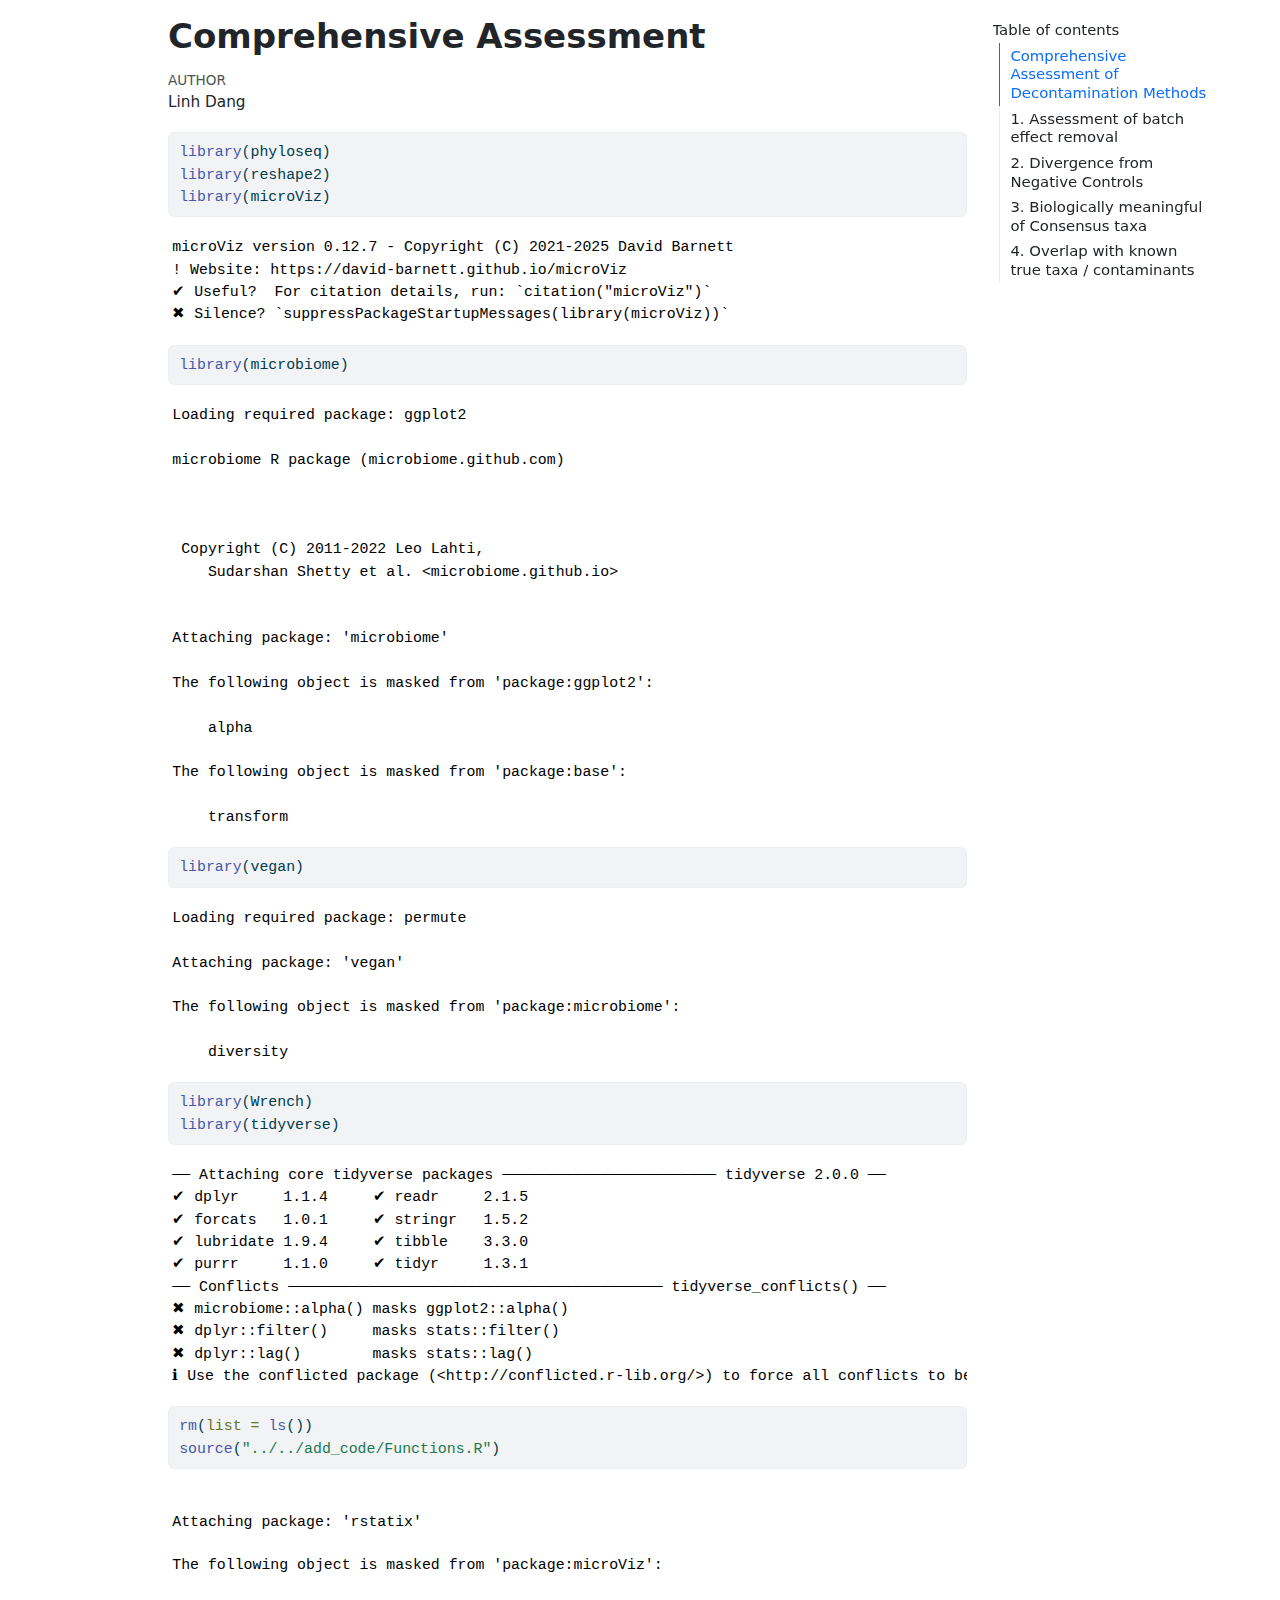
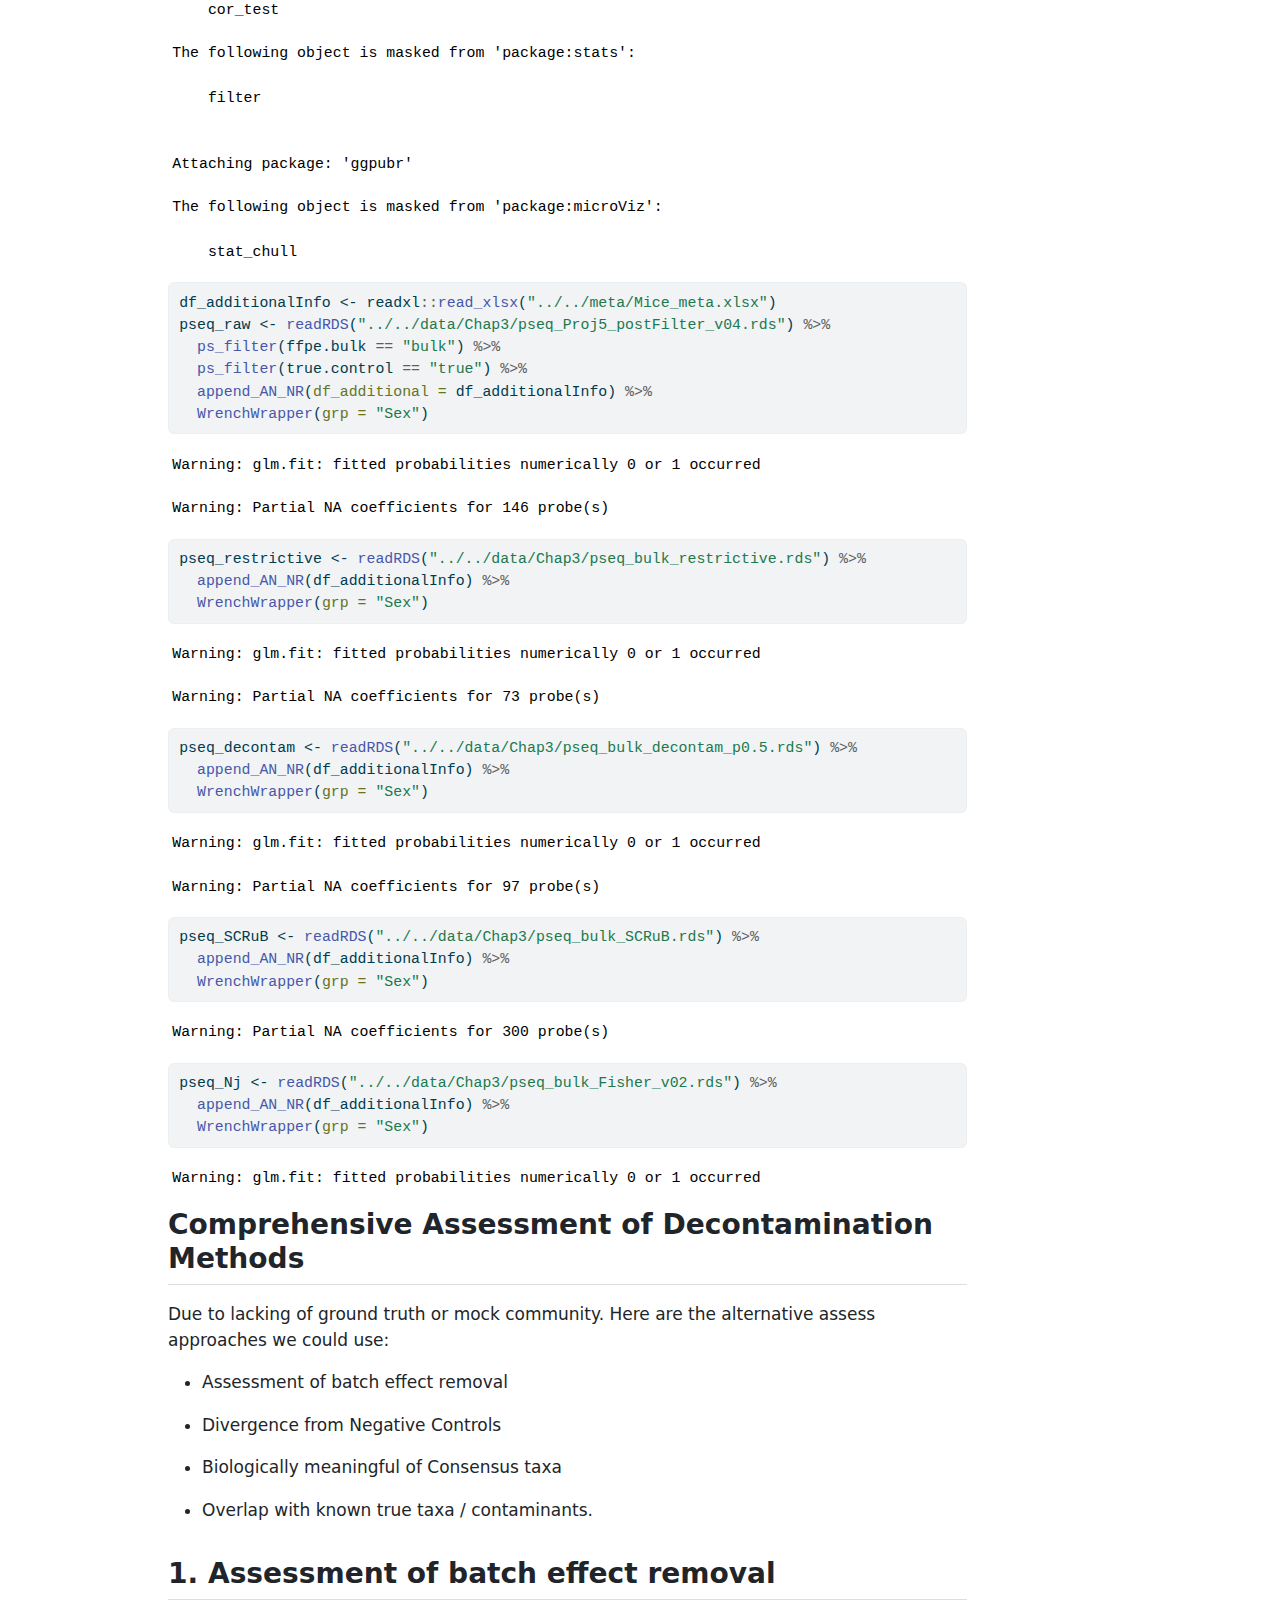
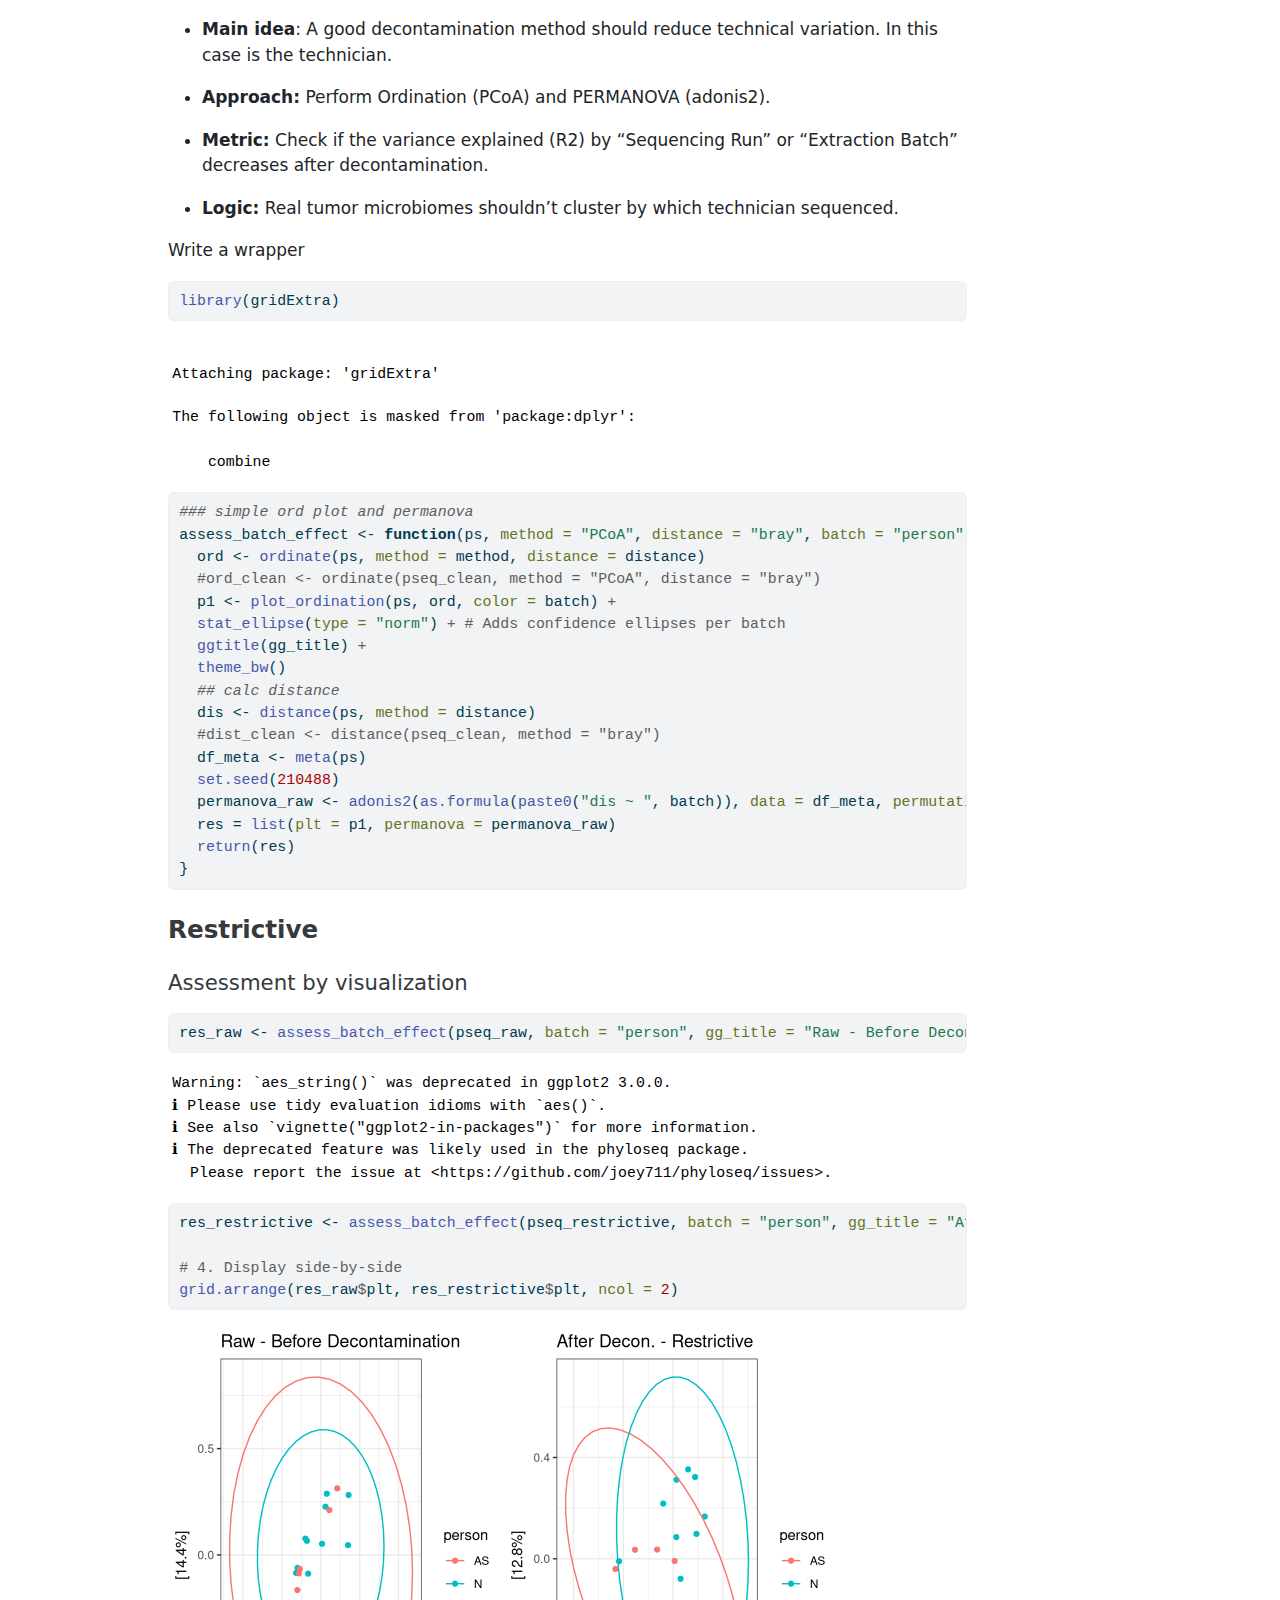
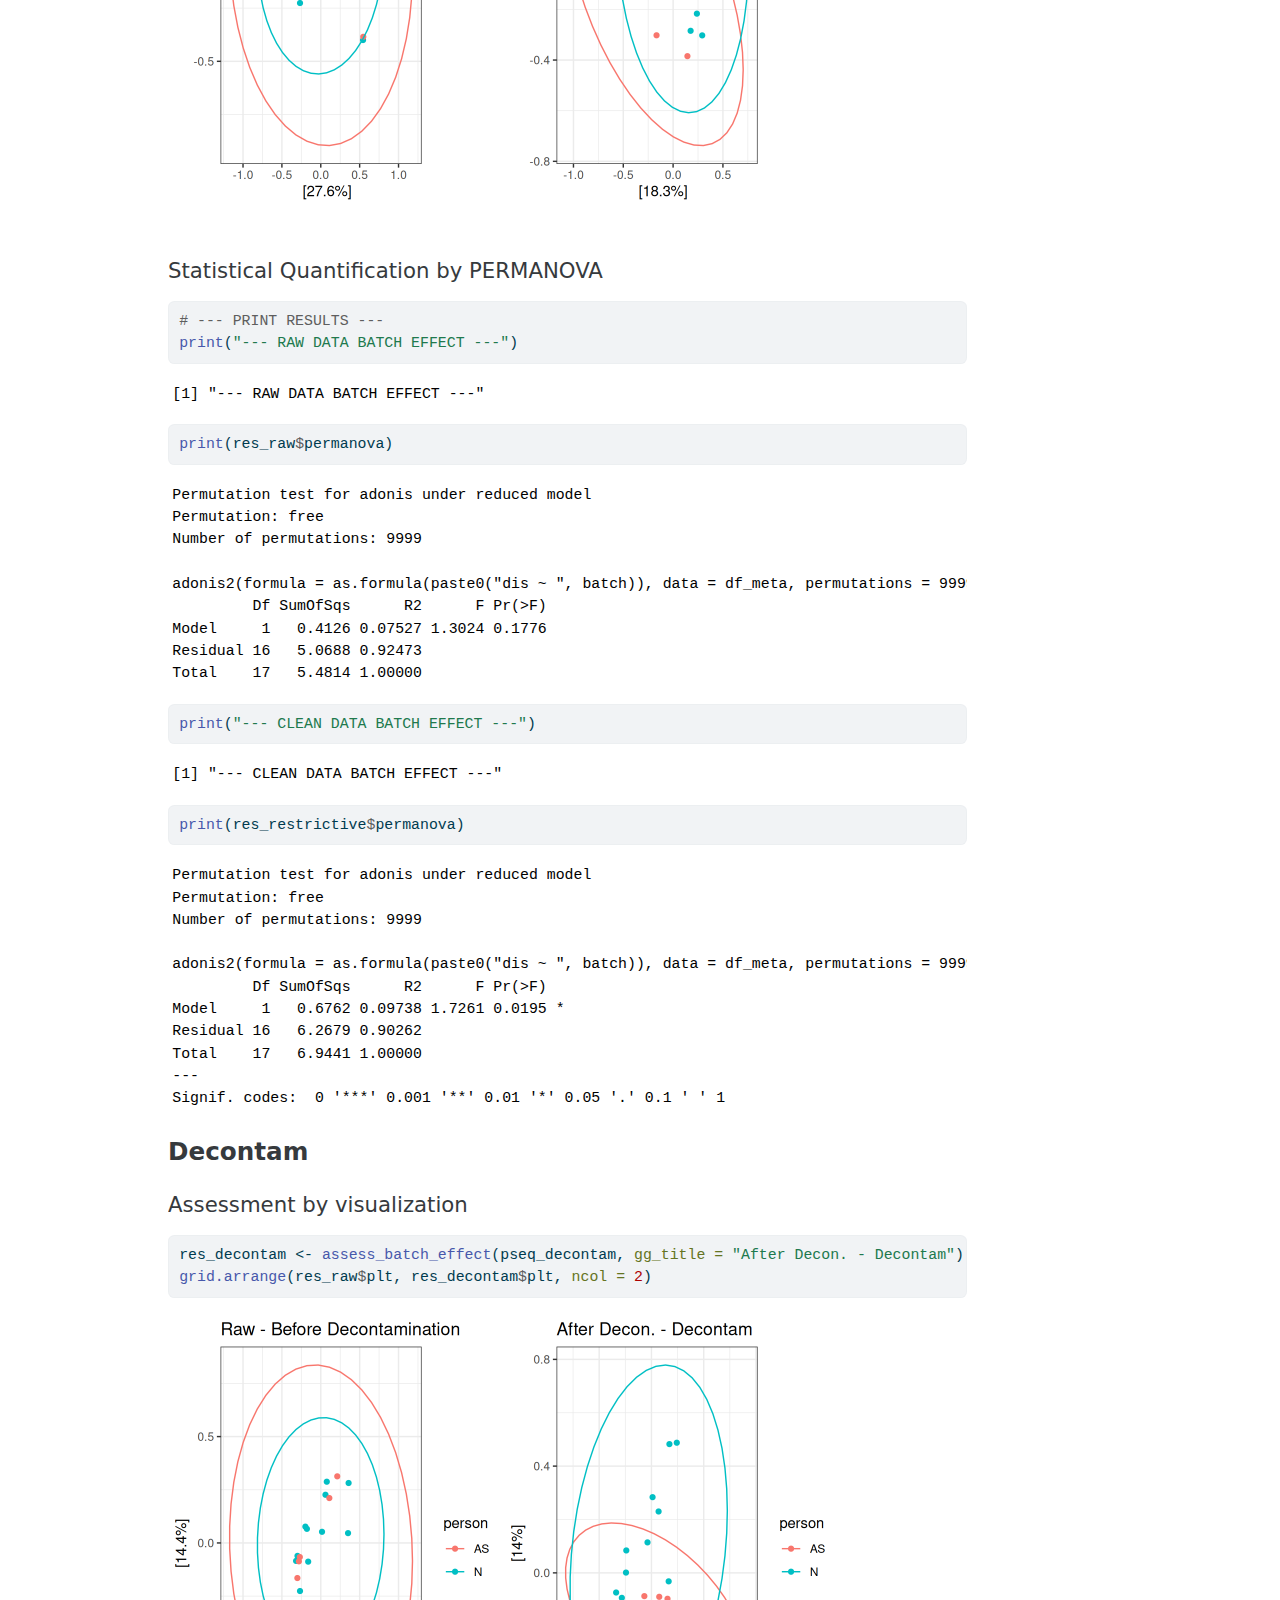
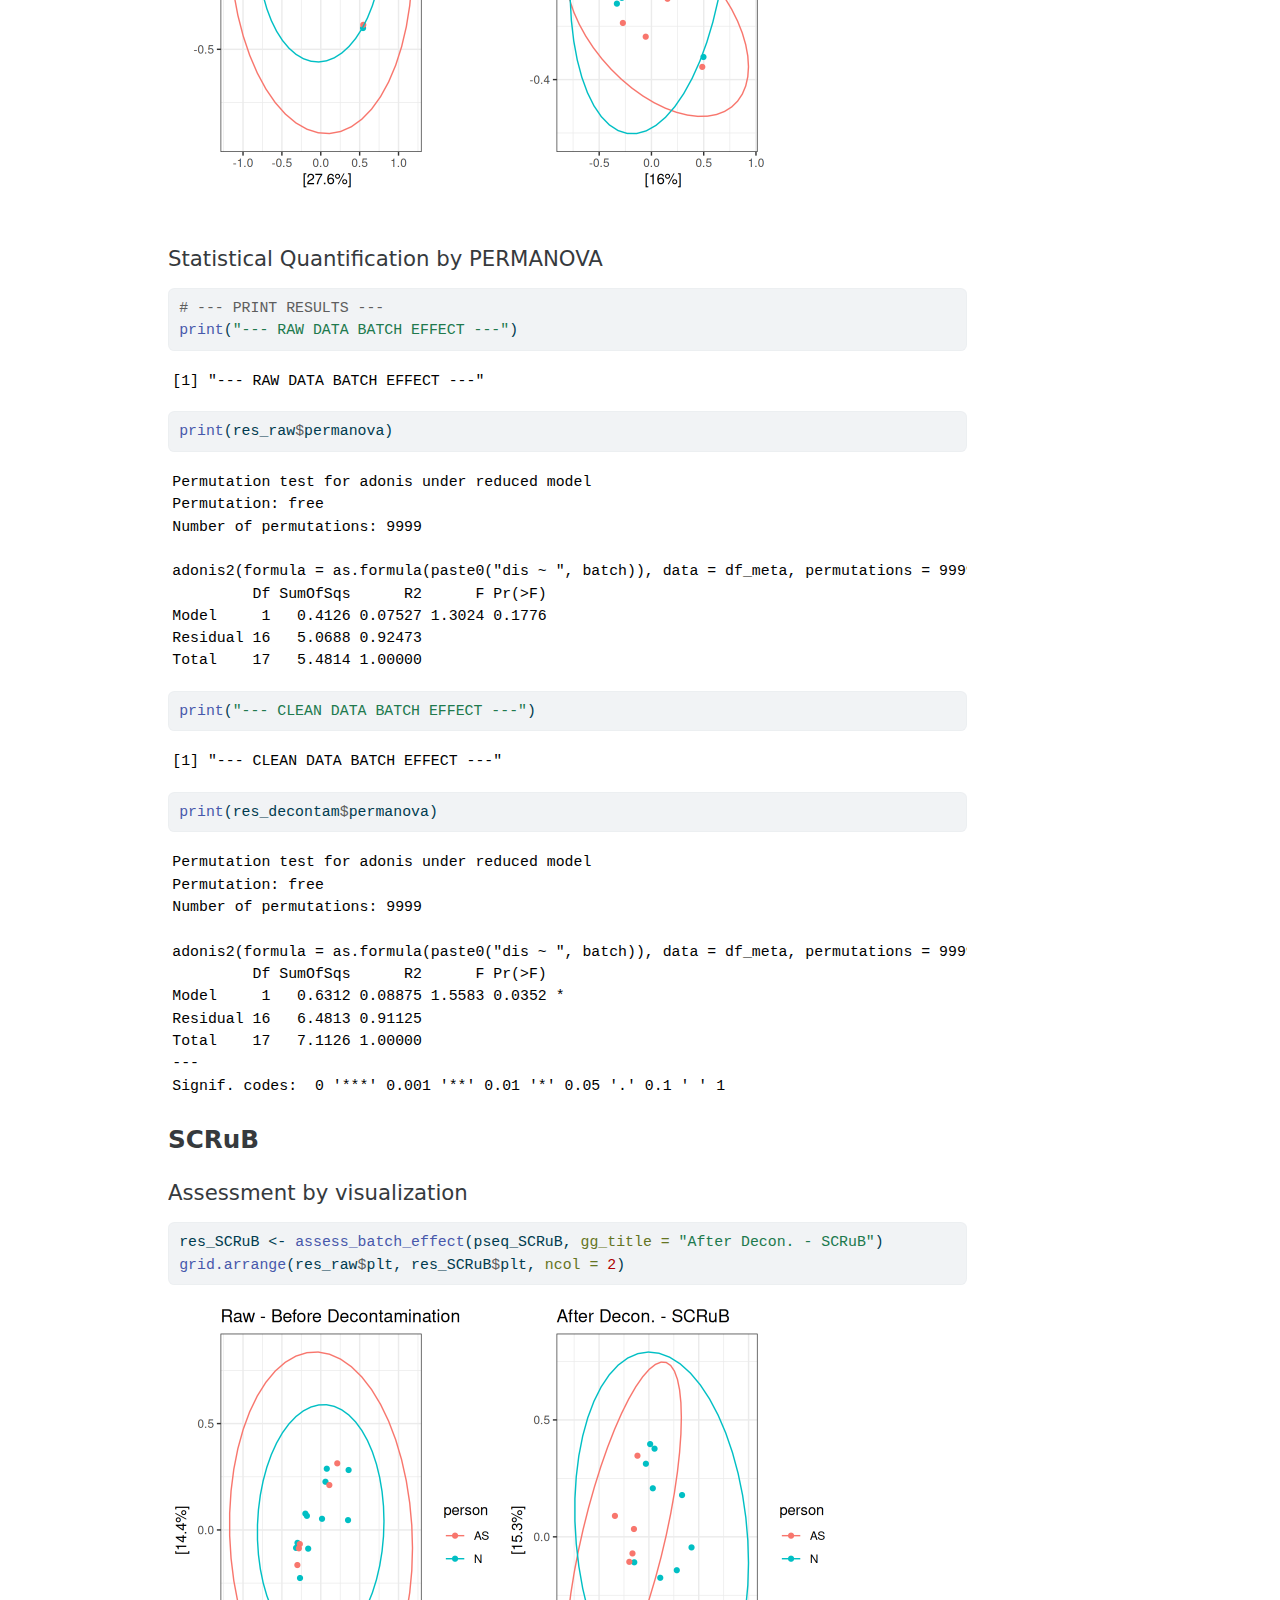
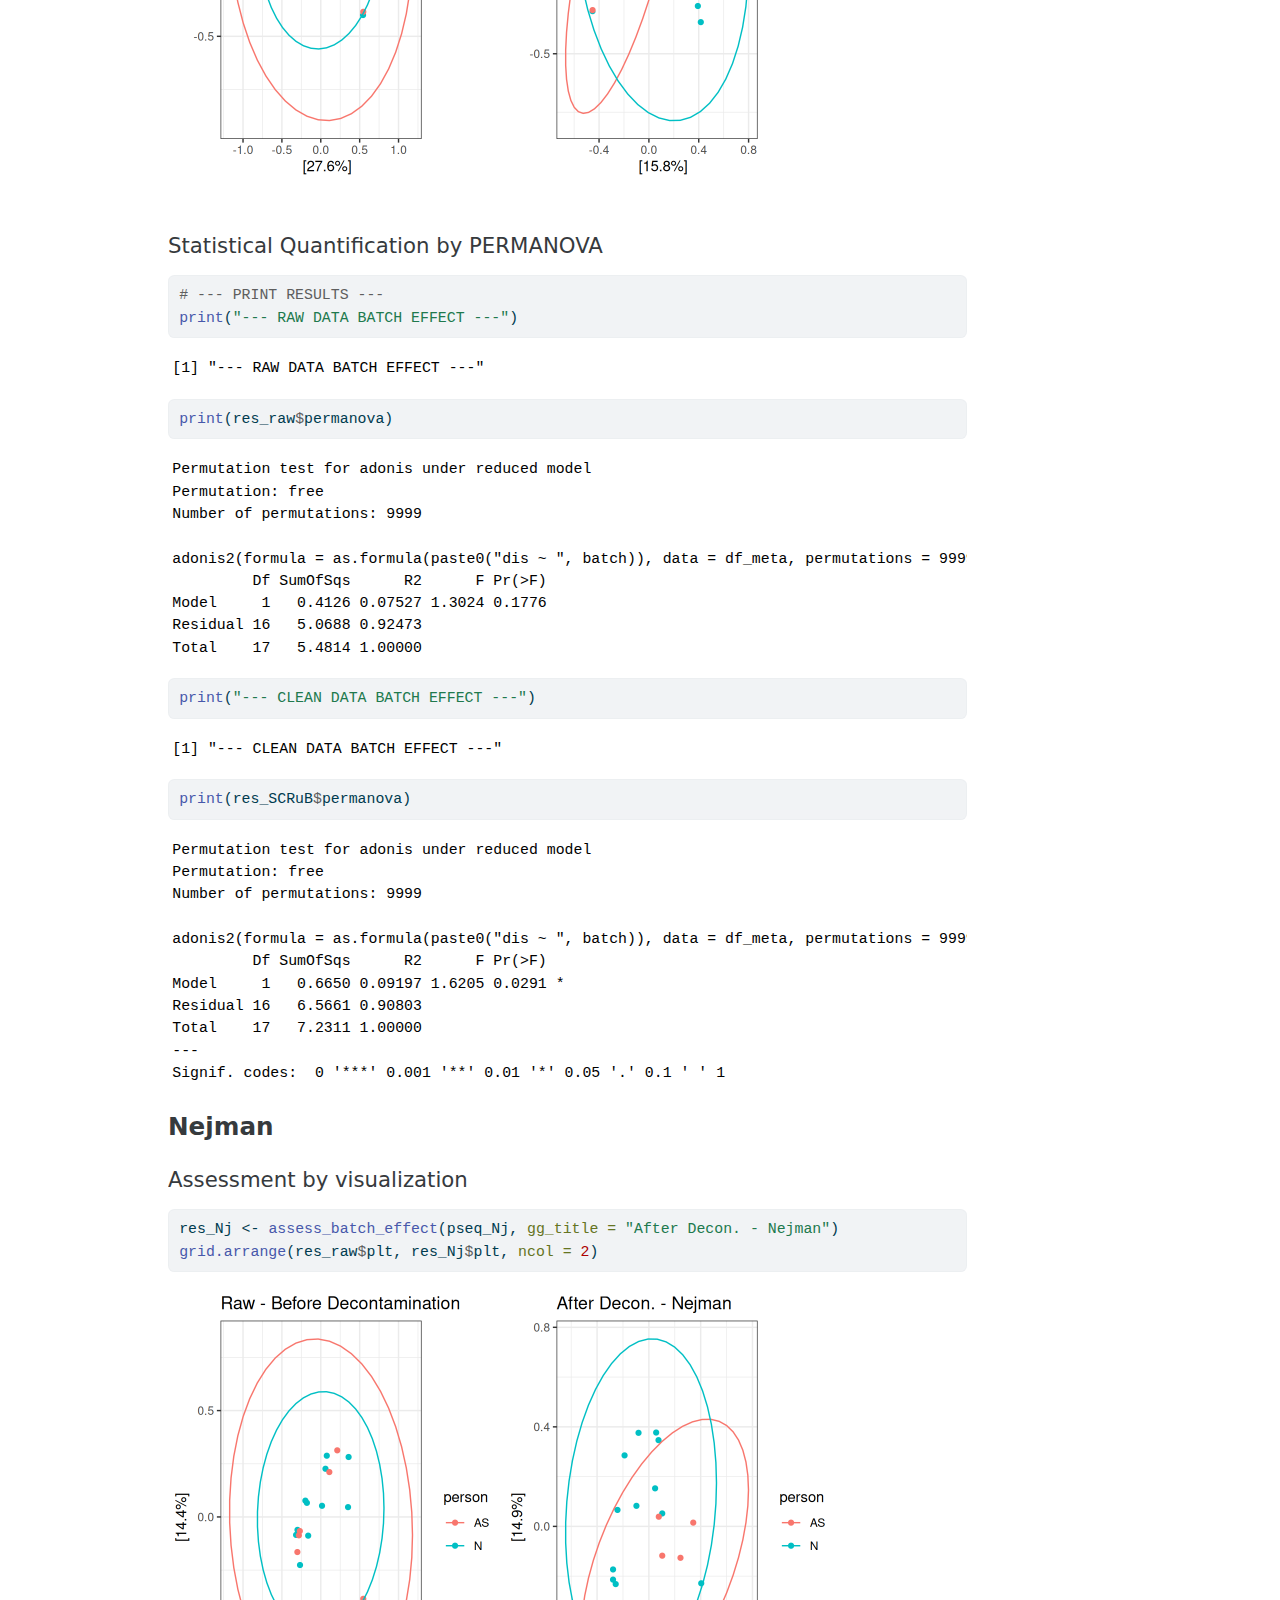
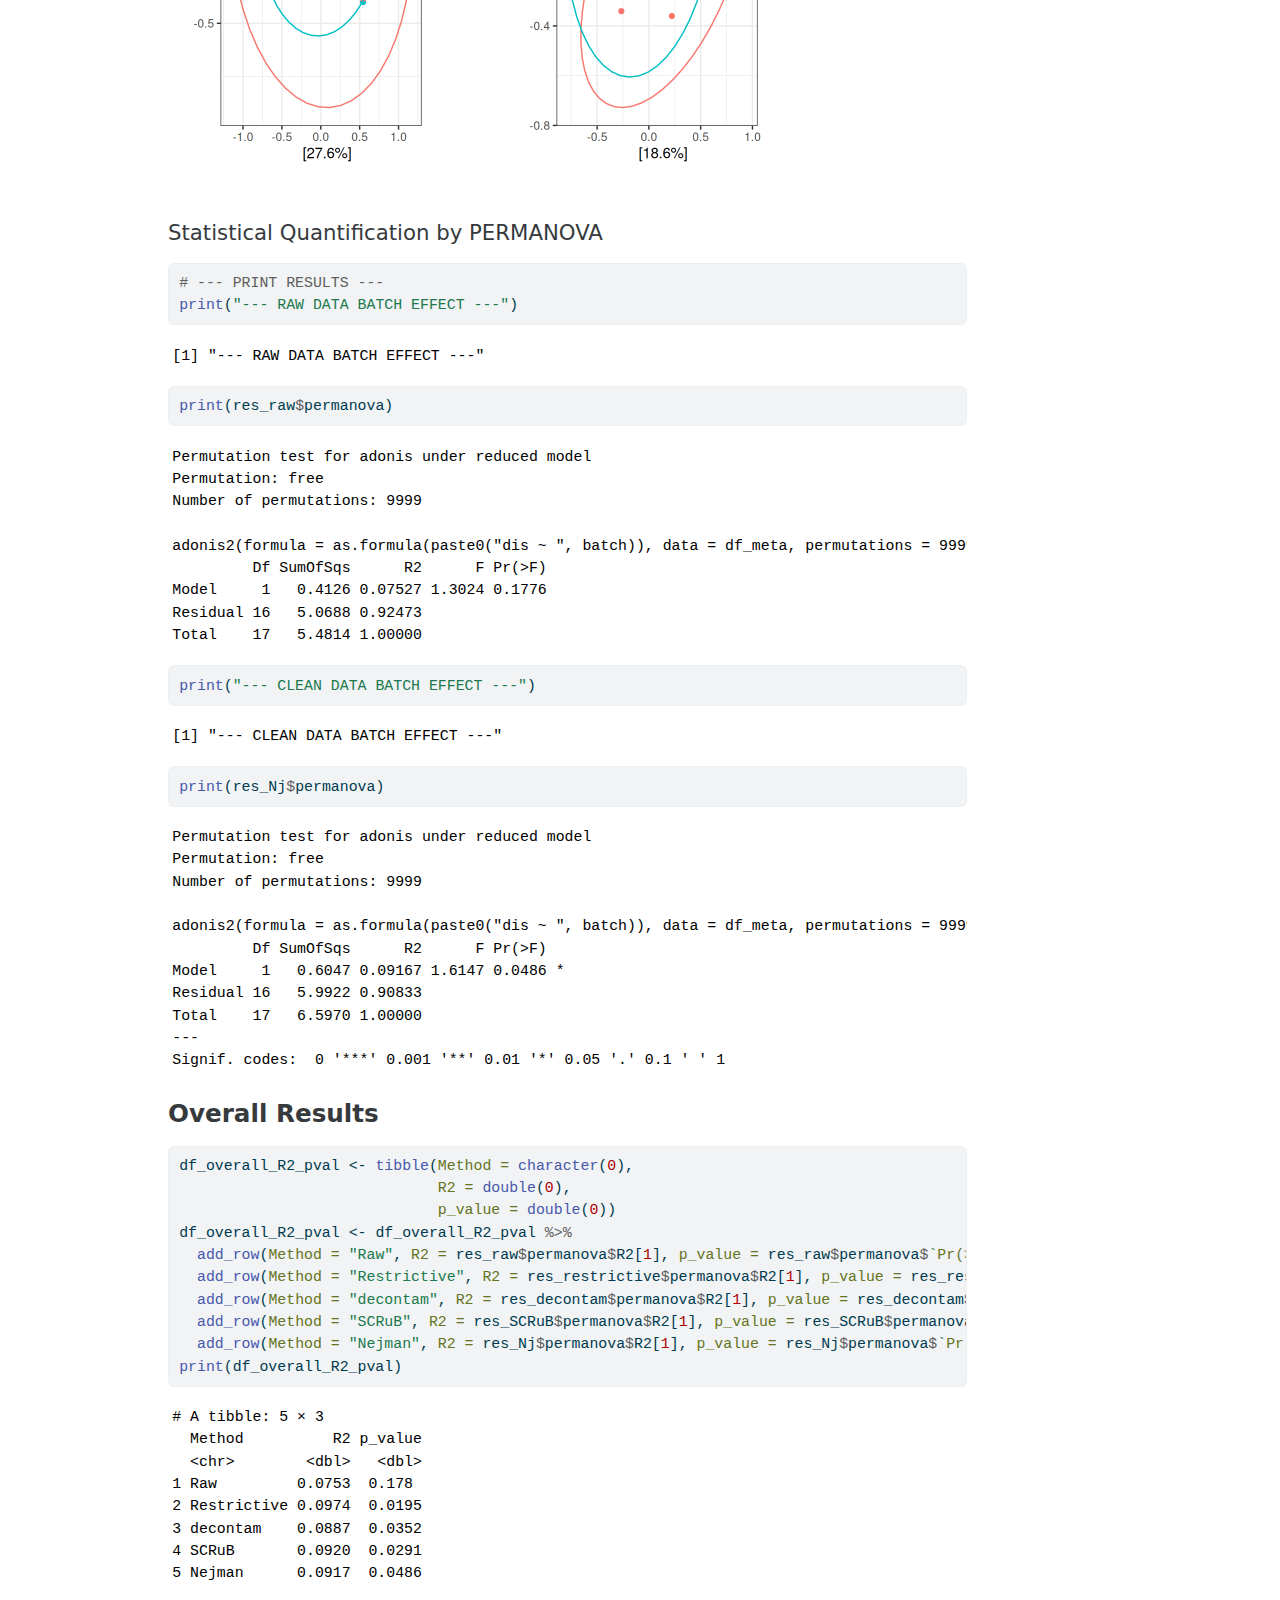
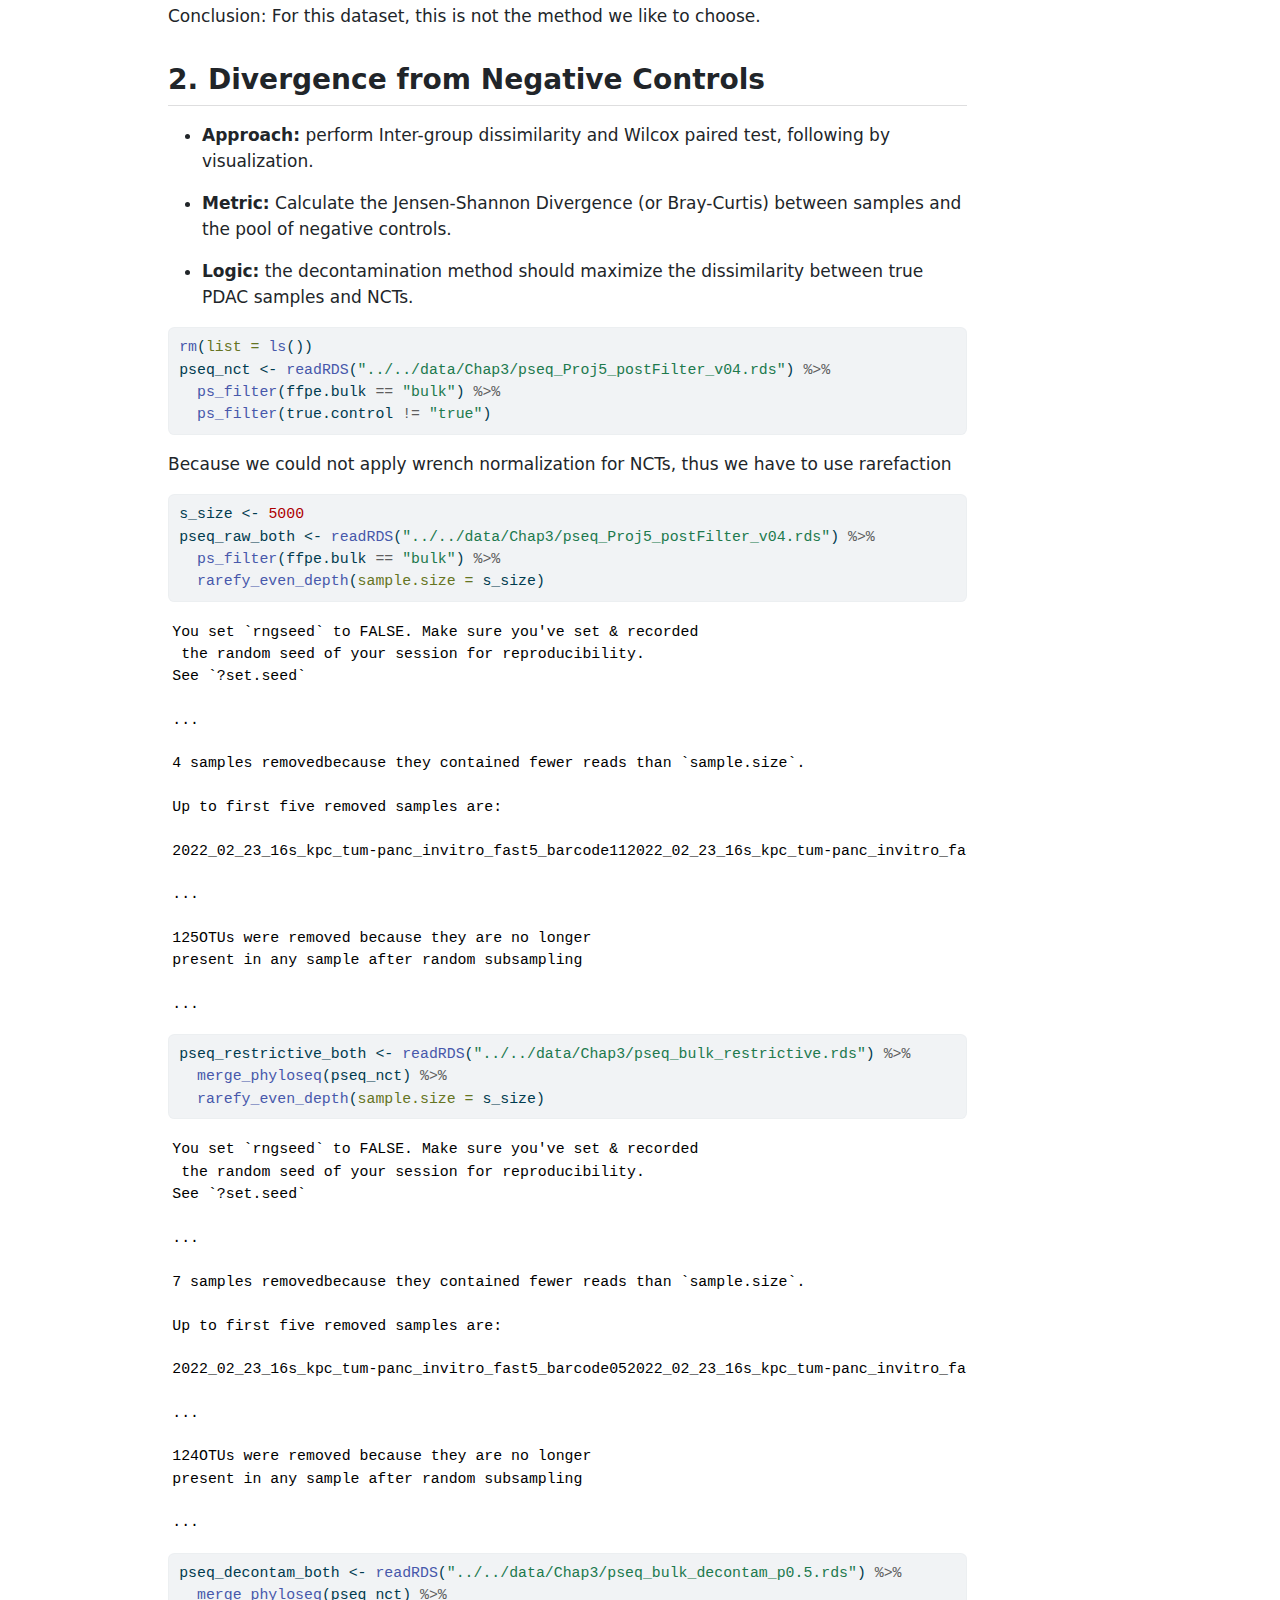
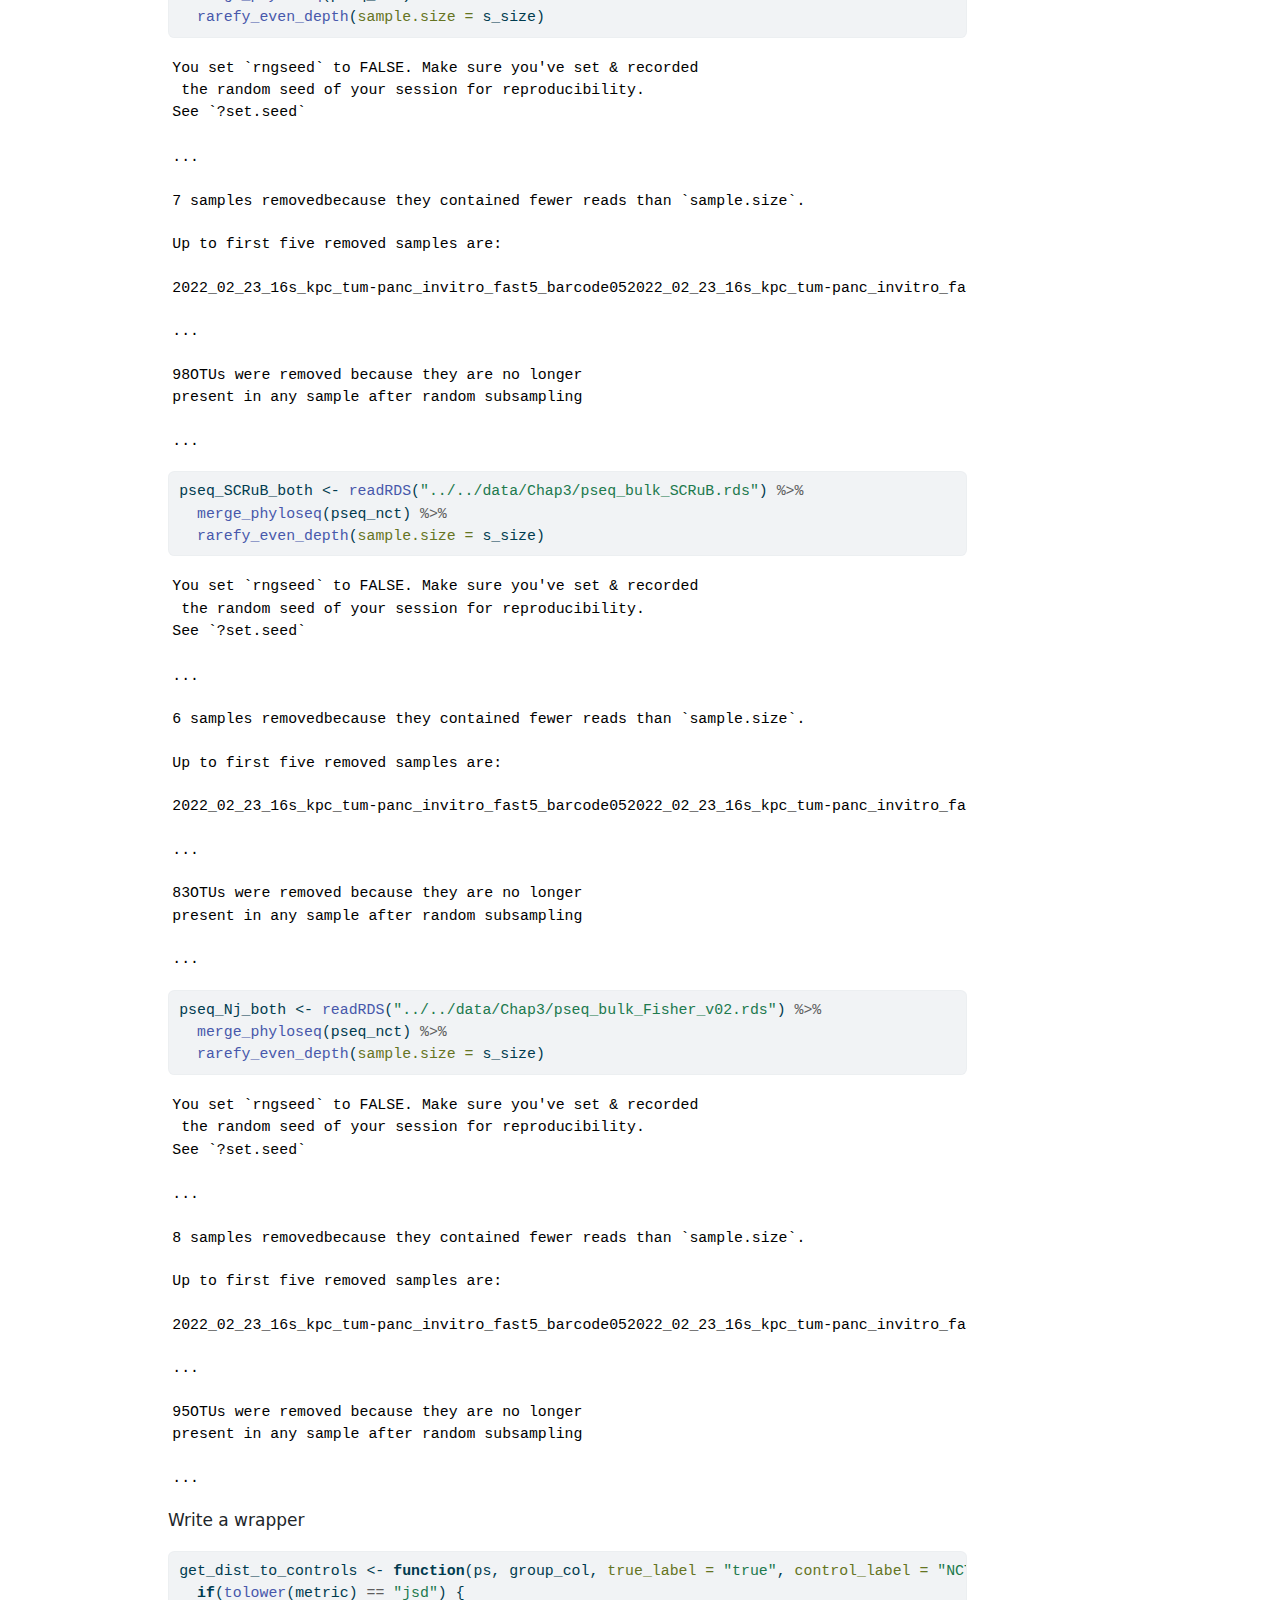
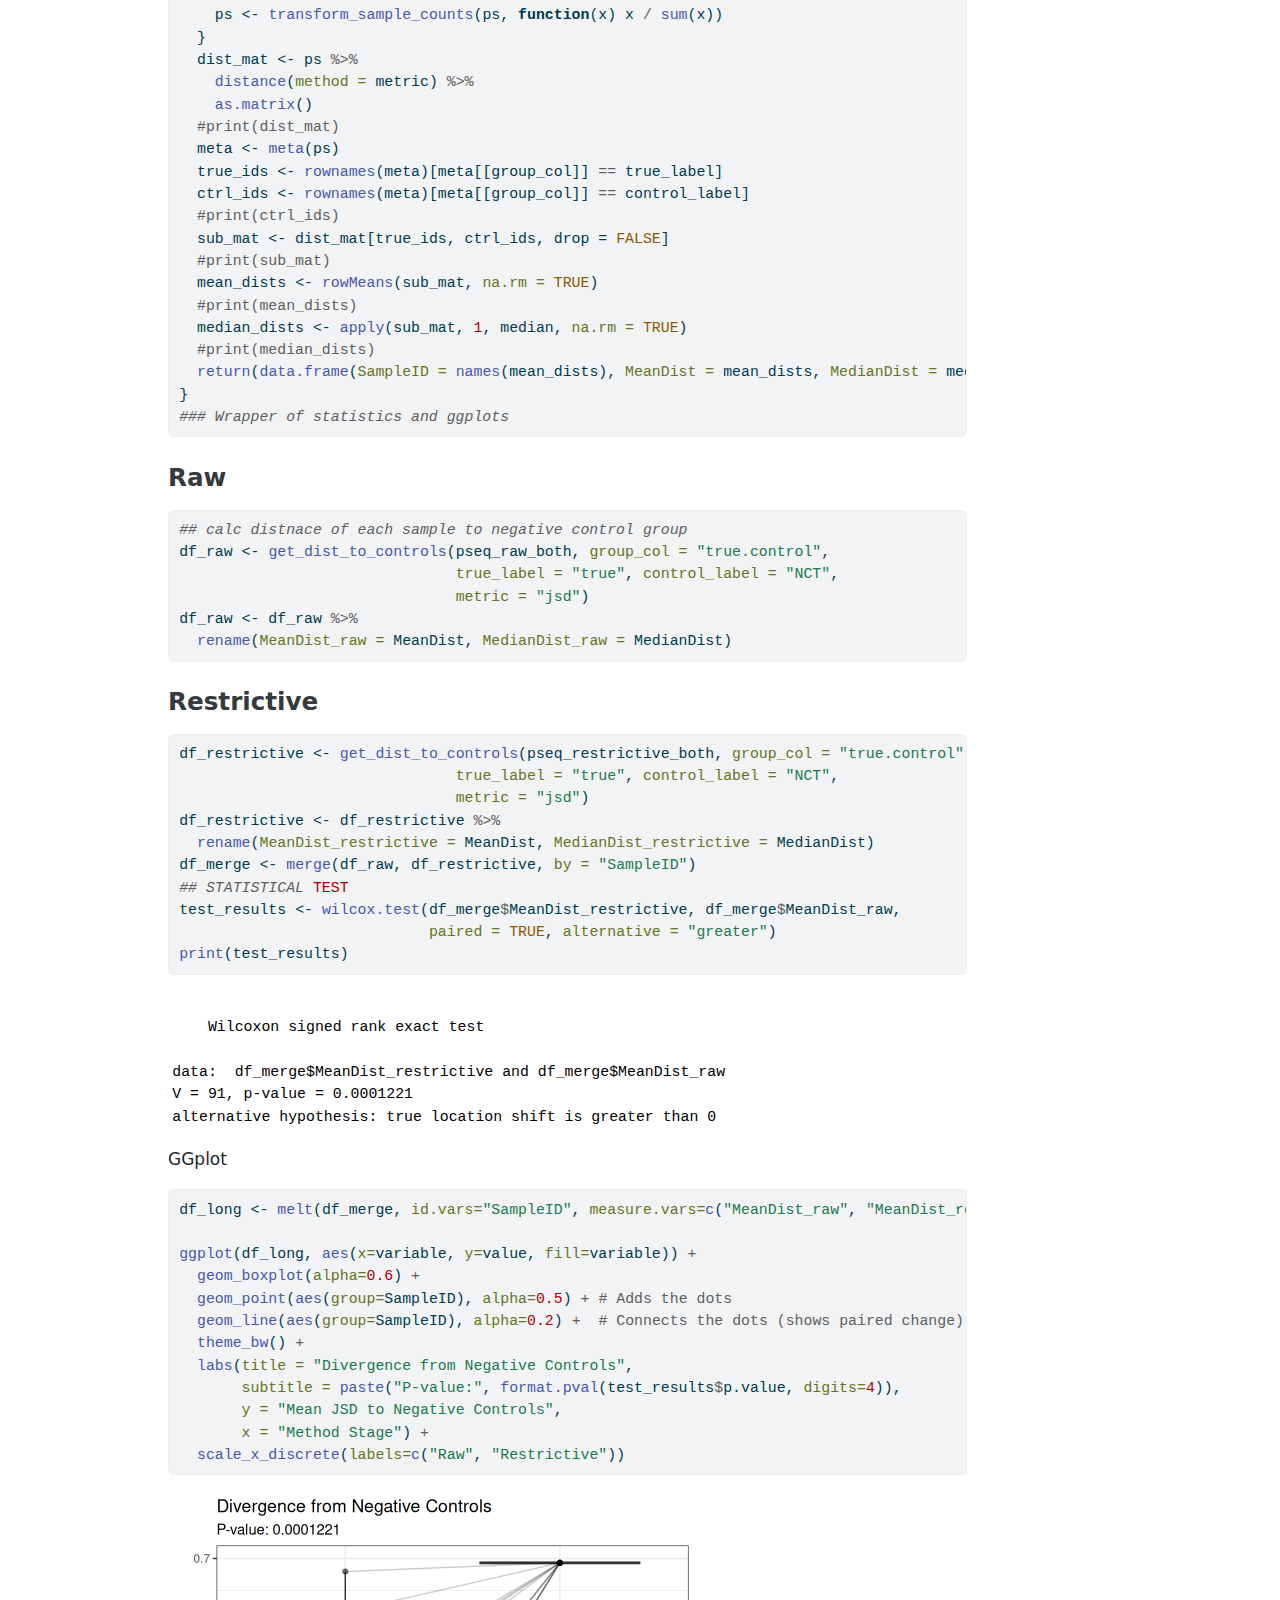
<file: Rscripts/Chap3/ComprehensiveAssessment.html>
<!DOCTYPE html>
<html xmlns="http://www.w3.org/1999/xhtml" lang="en" xml:lang="en"><head>

<meta charset="utf-8">
<meta name="generator" content="quarto-1.6.42">

<meta name="viewport" content="width=device-width, initial-scale=1.0, user-scalable=yes">

<meta name="author" content="Linh Dang">

<title>Comprehensive Assessment</title>
<style>
code{white-space: pre-wrap;}
span.smallcaps{font-variant: small-caps;}
div.columns{display: flex; gap: min(4vw, 1.5em);}
div.column{flex: auto; overflow-x: auto;}
div.hanging-indent{margin-left: 1.5em; text-indent: -1.5em;}
ul.task-list{list-style: none;}
ul.task-list li input[type="checkbox"] {
  width: 0.8em;
  margin: 0 0.8em 0.2em -1em; /* quarto-specific, see https://github.com/quarto-dev/quarto-cli/issues/4556 */ 
  vertical-align: middle;
}
/* CSS for syntax highlighting */
pre > code.sourceCode { white-space: pre; position: relative; }
pre > code.sourceCode > span { line-height: 1.25; }
pre > code.sourceCode > span:empty { height: 1.2em; }
.sourceCode { overflow: visible; }
code.sourceCode > span { color: inherit; text-decoration: inherit; }
div.sourceCode { margin: 1em 0; }
pre.sourceCode { margin: 0; }
@media screen {
div.sourceCode { overflow: auto; }
}
@media print {
pre > code.sourceCode { white-space: pre-wrap; }
pre > code.sourceCode > span { display: inline-block; text-indent: -5em; padding-left: 5em; }
}
pre.numberSource code
  { counter-reset: source-line 0; }
pre.numberSource code > span
  { position: relative; left: -4em; counter-increment: source-line; }
pre.numberSource code > span > a:first-child::before
  { content: counter(source-line);
    position: relative; left: -1em; text-align: right; vertical-align: baseline;
    border: none; display: inline-block;
    -webkit-touch-callout: none; -webkit-user-select: none;
    -khtml-user-select: none; -moz-user-select: none;
    -ms-user-select: none; user-select: none;
    padding: 0 4px; width: 4em;
  }
pre.numberSource { margin-left: 3em;  padding-left: 4px; }
div.sourceCode
  {   }
@media screen {
pre > code.sourceCode > span > a:first-child::before { text-decoration: underline; }
}
</style>


<script src="ComprehensiveAssessment_files/libs/clipboard/clipboard.min.js"></script>
<script src="ComprehensiveAssessment_files/libs/quarto-html/quarto.js"></script>
<script src="ComprehensiveAssessment_files/libs/quarto-html/popper.min.js"></script>
<script src="ComprehensiveAssessment_files/libs/quarto-html/tippy.umd.min.js"></script>
<script src="ComprehensiveAssessment_files/libs/quarto-html/anchor.min.js"></script>
<link href="ComprehensiveAssessment_files/libs/quarto-html/tippy.css" rel="stylesheet">
<link href="ComprehensiveAssessment_files/libs/quarto-html/quarto-syntax-highlighting-2f5df379a58b258e96c21c0638c20c03.css" rel="stylesheet" id="quarto-text-highlighting-styles">
<script src="ComprehensiveAssessment_files/libs/bootstrap/bootstrap.min.js"></script>
<link href="ComprehensiveAssessment_files/libs/bootstrap/bootstrap-icons.css" rel="stylesheet">
<link href="ComprehensiveAssessment_files/libs/bootstrap/bootstrap-34af8a4e30fcaa834c5f714e2bbc225f.min.css" rel="stylesheet" append-hash="true" id="quarto-bootstrap" data-mode="light">


</head>

<body>

<div id="quarto-content" class="page-columns page-rows-contents page-layout-article">
<div id="quarto-margin-sidebar" class="sidebar margin-sidebar">
  <nav id="TOC" role="doc-toc" class="toc-active">
    <h2 id="toc-title">Table of contents</h2>
   
  <ul>
  <li><a href="#comprehensive-assessment-of-decontamination-methods" id="toc-comprehensive-assessment-of-decontamination-methods" class="nav-link active" data-scroll-target="#comprehensive-assessment-of-decontamination-methods">Comprehensive Assessment of Decontamination Methods</a></li>
  <li><a href="#assessment-of-batch-effect-removal" id="toc-assessment-of-batch-effect-removal" class="nav-link" data-scroll-target="#assessment-of-batch-effect-removal">1. Assessment of batch effect removal</a>
  <ul class="collapse">
  <li><a href="#restrictive" id="toc-restrictive" class="nav-link" data-scroll-target="#restrictive">Restrictive</a></li>
  <li><a href="#decontam" id="toc-decontam" class="nav-link" data-scroll-target="#decontam">Decontam</a></li>
  <li><a href="#scrub" id="toc-scrub" class="nav-link" data-scroll-target="#scrub">SCRuB</a></li>
  <li><a href="#nejman" id="toc-nejman" class="nav-link" data-scroll-target="#nejman">Nejman</a></li>
  <li><a href="#overall-results" id="toc-overall-results" class="nav-link" data-scroll-target="#overall-results">Overall Results</a></li>
  </ul></li>
  <li><a href="#divergence-from-negative-controls" id="toc-divergence-from-negative-controls" class="nav-link" data-scroll-target="#divergence-from-negative-controls">2. Divergence from Negative Controls</a>
  <ul class="collapse">
  <li><a href="#raw" id="toc-raw" class="nav-link" data-scroll-target="#raw">Raw</a></li>
  <li><a href="#restrictive-1" id="toc-restrictive-1" class="nav-link" data-scroll-target="#restrictive-1">Restrictive</a></li>
  <li><a href="#decontam-1" id="toc-decontam-1" class="nav-link" data-scroll-target="#decontam-1">Decontam</a></li>
  <li><a href="#scrub-1" id="toc-scrub-1" class="nav-link" data-scroll-target="#scrub-1">SCRuB</a></li>
  <li><a href="#nejman-1" id="toc-nejman-1" class="nav-link" data-scroll-target="#nejman-1">Nejman</a></li>
  </ul></li>
  <li><a href="#biologically-meaningful-of-consensus-taxa" id="toc-biologically-meaningful-of-consensus-taxa" class="nav-link" data-scroll-target="#biologically-meaningful-of-consensus-taxa">3. Biologically meaningful of Consensus taxa</a></li>
  <li><a href="#overlap-with-known-true-taxa-contaminants" id="toc-overlap-with-known-true-taxa-contaminants" class="nav-link" data-scroll-target="#overlap-with-known-true-taxa-contaminants">4. Overlap with known true taxa / contaminants</a></li>
  </ul>
</nav>
</div>
<main class="content" id="quarto-document-content">

<header id="title-block-header" class="quarto-title-block default">
<div class="quarto-title">
<h1 class="title">Comprehensive Assessment</h1>
</div>



<div class="quarto-title-meta">

    <div>
    <div class="quarto-title-meta-heading">Author</div>
    <div class="quarto-title-meta-contents">
             <p>Linh Dang </p>
          </div>
  </div>
    
  
    
  </div>
  


</header>


<div class="cell">
<div class="sourceCode cell-code" id="cb1"><pre class="sourceCode r code-with-copy"><code class="sourceCode r"><span id="cb1-1"><a href="#cb1-1" aria-hidden="true" tabindex="-1"></a><span class="fu">library</span>(phyloseq)</span>
<span id="cb1-2"><a href="#cb1-2" aria-hidden="true" tabindex="-1"></a><span class="fu">library</span>(reshape2)</span>
<span id="cb1-3"><a href="#cb1-3" aria-hidden="true" tabindex="-1"></a><span class="fu">library</span>(microViz)</span></code><button title="Copy to Clipboard" class="code-copy-button"><i class="bi"></i></button></pre></div>
<div class="cell-output cell-output-stderr">
<pre><code>microViz version 0.12.7 - Copyright (C) 2021-2025 David Barnett
! Website: https://david-barnett.github.io/microViz
✔ Useful?  For citation details, run: `citation("microViz")`
✖ Silence? `suppressPackageStartupMessages(library(microViz))`</code></pre>
</div>
<div class="sourceCode cell-code" id="cb3"><pre class="sourceCode r code-with-copy"><code class="sourceCode r"><span id="cb3-1"><a href="#cb3-1" aria-hidden="true" tabindex="-1"></a><span class="fu">library</span>(microbiome)</span></code><button title="Copy to Clipboard" class="code-copy-button"><i class="bi"></i></button></pre></div>
<div class="cell-output cell-output-stderr">
<pre><code>Loading required package: ggplot2

microbiome R package (microbiome.github.com)
    


 Copyright (C) 2011-2022 Leo Lahti, 
    Sudarshan Shetty et al. &lt;microbiome.github.io&gt;


Attaching package: 'microbiome'

The following object is masked from 'package:ggplot2':

    alpha

The following object is masked from 'package:base':

    transform</code></pre>
</div>
<div class="sourceCode cell-code" id="cb5"><pre class="sourceCode r code-with-copy"><code class="sourceCode r"><span id="cb5-1"><a href="#cb5-1" aria-hidden="true" tabindex="-1"></a><span class="fu">library</span>(vegan)</span></code><button title="Copy to Clipboard" class="code-copy-button"><i class="bi"></i></button></pre></div>
<div class="cell-output cell-output-stderr">
<pre><code>Loading required package: permute

Attaching package: 'vegan'

The following object is masked from 'package:microbiome':

    diversity</code></pre>
</div>
<div class="sourceCode cell-code" id="cb7"><pre class="sourceCode r code-with-copy"><code class="sourceCode r"><span id="cb7-1"><a href="#cb7-1" aria-hidden="true" tabindex="-1"></a><span class="fu">library</span>(Wrench)</span>
<span id="cb7-2"><a href="#cb7-2" aria-hidden="true" tabindex="-1"></a><span class="fu">library</span>(tidyverse)</span></code><button title="Copy to Clipboard" class="code-copy-button"><i class="bi"></i></button></pre></div>
<div class="cell-output cell-output-stderr">
<pre><code>── Attaching core tidyverse packages ──────────────────────── tidyverse 2.0.0 ──
✔ dplyr     1.1.4     ✔ readr     2.1.5
✔ forcats   1.0.1     ✔ stringr   1.5.2
✔ lubridate 1.9.4     ✔ tibble    3.3.0
✔ purrr     1.1.0     ✔ tidyr     1.3.1
── Conflicts ────────────────────────────────────────── tidyverse_conflicts() ──
✖ microbiome::alpha() masks ggplot2::alpha()
✖ dplyr::filter()     masks stats::filter()
✖ dplyr::lag()        masks stats::lag()
ℹ Use the conflicted package (&lt;http://conflicted.r-lib.org/&gt;) to force all conflicts to become errors</code></pre>
</div>
</div>
<div class="cell">
<div class="sourceCode cell-code" id="cb9"><pre class="sourceCode r code-with-copy"><code class="sourceCode r"><span id="cb9-1"><a href="#cb9-1" aria-hidden="true" tabindex="-1"></a><span class="fu">rm</span>(<span class="at">list =</span> <span class="fu">ls</span>())</span>
<span id="cb9-2"><a href="#cb9-2" aria-hidden="true" tabindex="-1"></a><span class="fu">source</span>(<span class="st">"../../add_code/Functions.R"</span>)</span></code><button title="Copy to Clipboard" class="code-copy-button"><i class="bi"></i></button></pre></div>
<div class="cell-output cell-output-stderr">
<pre><code>
Attaching package: 'rstatix'</code></pre>
</div>
<div class="cell-output cell-output-stderr">
<pre><code>The following object is masked from 'package:microViz':

    cor_test</code></pre>
</div>
<div class="cell-output cell-output-stderr">
<pre><code>The following object is masked from 'package:stats':

    filter</code></pre>
</div>
<div class="cell-output cell-output-stderr">
<pre><code>
Attaching package: 'ggpubr'</code></pre>
</div>
<div class="cell-output cell-output-stderr">
<pre><code>The following object is masked from 'package:microViz':

    stat_chull</code></pre>
</div>
<div class="sourceCode cell-code" id="cb15"><pre class="sourceCode r code-with-copy"><code class="sourceCode r"><span id="cb15-1"><a href="#cb15-1" aria-hidden="true" tabindex="-1"></a>df_additionalInfo <span class="ot">&lt;-</span> readxl<span class="sc">::</span><span class="fu">read_xlsx</span>(<span class="st">"../../meta/Mice_meta.xlsx"</span>)</span>
<span id="cb15-2"><a href="#cb15-2" aria-hidden="true" tabindex="-1"></a>pseq_raw <span class="ot">&lt;-</span> <span class="fu">readRDS</span>(<span class="st">"../../data/Chap3/pseq_Proj5_postFilter_v04.rds"</span>) <span class="sc">%&gt;%</span> </span>
<span id="cb15-3"><a href="#cb15-3" aria-hidden="true" tabindex="-1"></a>  <span class="fu">ps_filter</span>(ffpe.bulk <span class="sc">==</span> <span class="st">"bulk"</span>) <span class="sc">%&gt;%</span> </span>
<span id="cb15-4"><a href="#cb15-4" aria-hidden="true" tabindex="-1"></a>  <span class="fu">ps_filter</span>(true.control <span class="sc">==</span> <span class="st">"true"</span>) <span class="sc">%&gt;%</span> </span>
<span id="cb15-5"><a href="#cb15-5" aria-hidden="true" tabindex="-1"></a>  <span class="fu">append_AN_NR</span>(<span class="at">df_additional =</span> df_additionalInfo) <span class="sc">%&gt;%</span> </span>
<span id="cb15-6"><a href="#cb15-6" aria-hidden="true" tabindex="-1"></a>  <span class="fu">WrenchWrapper</span>(<span class="at">grp =</span> <span class="st">"Sex"</span>) </span></code><button title="Copy to Clipboard" class="code-copy-button"><i class="bi"></i></button></pre></div>
<div class="cell-output cell-output-stderr">
<pre><code>Warning: glm.fit: fitted probabilities numerically 0 or 1 occurred</code></pre>
</div>
<div class="cell-output cell-output-stderr">
<pre><code>Warning: Partial NA coefficients for 146 probe(s)</code></pre>
</div>
<div class="sourceCode cell-code" id="cb18"><pre class="sourceCode r code-with-copy"><code class="sourceCode r"><span id="cb18-1"><a href="#cb18-1" aria-hidden="true" tabindex="-1"></a>pseq_restrictive <span class="ot">&lt;-</span> <span class="fu">readRDS</span>(<span class="st">"../../data/Chap3/pseq_bulk_restrictive.rds"</span>) <span class="sc">%&gt;%</span> </span>
<span id="cb18-2"><a href="#cb18-2" aria-hidden="true" tabindex="-1"></a>  <span class="fu">append_AN_NR</span>(df_additionalInfo) <span class="sc">%&gt;%</span> </span>
<span id="cb18-3"><a href="#cb18-3" aria-hidden="true" tabindex="-1"></a>  <span class="fu">WrenchWrapper</span>(<span class="at">grp =</span> <span class="st">"Sex"</span>)</span></code><button title="Copy to Clipboard" class="code-copy-button"><i class="bi"></i></button></pre></div>
<div class="cell-output cell-output-stderr">
<pre><code>Warning: glm.fit: fitted probabilities numerically 0 or 1 occurred</code></pre>
</div>
<div class="cell-output cell-output-stderr">
<pre><code>Warning: Partial NA coefficients for 73 probe(s)</code></pre>
</div>
<div class="sourceCode cell-code" id="cb21"><pre class="sourceCode r code-with-copy"><code class="sourceCode r"><span id="cb21-1"><a href="#cb21-1" aria-hidden="true" tabindex="-1"></a>pseq_decontam <span class="ot">&lt;-</span> <span class="fu">readRDS</span>(<span class="st">"../../data/Chap3/pseq_bulk_decontam_p0.5.rds"</span>) <span class="sc">%&gt;%</span> </span>
<span id="cb21-2"><a href="#cb21-2" aria-hidden="true" tabindex="-1"></a>  <span class="fu">append_AN_NR</span>(df_additionalInfo) <span class="sc">%&gt;%</span> </span>
<span id="cb21-3"><a href="#cb21-3" aria-hidden="true" tabindex="-1"></a>  <span class="fu">WrenchWrapper</span>(<span class="at">grp =</span> <span class="st">"Sex"</span>)</span></code><button title="Copy to Clipboard" class="code-copy-button"><i class="bi"></i></button></pre></div>
<div class="cell-output cell-output-stderr">
<pre><code>Warning: glm.fit: fitted probabilities numerically 0 or 1 occurred</code></pre>
</div>
<div class="cell-output cell-output-stderr">
<pre><code>Warning: Partial NA coefficients for 97 probe(s)</code></pre>
</div>
<div class="sourceCode cell-code" id="cb24"><pre class="sourceCode r code-with-copy"><code class="sourceCode r"><span id="cb24-1"><a href="#cb24-1" aria-hidden="true" tabindex="-1"></a>pseq_SCRuB <span class="ot">&lt;-</span> <span class="fu">readRDS</span>(<span class="st">"../../data/Chap3/pseq_bulk_SCRuB.rds"</span>) <span class="sc">%&gt;%</span> </span>
<span id="cb24-2"><a href="#cb24-2" aria-hidden="true" tabindex="-1"></a>  <span class="fu">append_AN_NR</span>(df_additionalInfo) <span class="sc">%&gt;%</span> </span>
<span id="cb24-3"><a href="#cb24-3" aria-hidden="true" tabindex="-1"></a>  <span class="fu">WrenchWrapper</span>(<span class="at">grp =</span> <span class="st">"Sex"</span>)</span></code><button title="Copy to Clipboard" class="code-copy-button"><i class="bi"></i></button></pre></div>
<div class="cell-output cell-output-stderr">
<pre><code>Warning: Partial NA coefficients for 300 probe(s)</code></pre>
</div>
<div class="sourceCode cell-code" id="cb26"><pre class="sourceCode r code-with-copy"><code class="sourceCode r"><span id="cb26-1"><a href="#cb26-1" aria-hidden="true" tabindex="-1"></a>pseq_Nj <span class="ot">&lt;-</span> <span class="fu">readRDS</span>(<span class="st">"../../data/Chap3/pseq_bulk_Fisher_v02.rds"</span>) <span class="sc">%&gt;%</span> </span>
<span id="cb26-2"><a href="#cb26-2" aria-hidden="true" tabindex="-1"></a>  <span class="fu">append_AN_NR</span>(df_additionalInfo) <span class="sc">%&gt;%</span> </span>
<span id="cb26-3"><a href="#cb26-3" aria-hidden="true" tabindex="-1"></a>  <span class="fu">WrenchWrapper</span>(<span class="at">grp =</span> <span class="st">"Sex"</span>)</span></code><button title="Copy to Clipboard" class="code-copy-button"><i class="bi"></i></button></pre></div>
<div class="cell-output cell-output-stderr">
<pre><code>Warning: glm.fit: fitted probabilities numerically 0 or 1 occurred</code></pre>
</div>
</div>
<section id="comprehensive-assessment-of-decontamination-methods" class="level2">
<h2 class="anchored" data-anchor-id="comprehensive-assessment-of-decontamination-methods">Comprehensive Assessment of Decontamination Methods</h2>
<p>Due to lacking of ground truth or mock community. Here are the alternative assess approaches we could use:</p>
<ul>
<li><p>Assessment of batch effect removal</p></li>
<li><p>Divergence from Negative Controls</p></li>
<li><p>Biologically meaningful of Consensus taxa</p></li>
<li><p>Overlap with known true taxa / contaminants.</p></li>
</ul>
</section>
<section id="assessment-of-batch-effect-removal" class="level2">
<h2 class="anchored" data-anchor-id="assessment-of-batch-effect-removal">1. Assessment of batch effect removal</h2>
<ul>
<li><p><strong>Main idea</strong>: A good decontamination method should reduce technical variation. In this case is the technician.</p></li>
<li><p><strong>Approach:</strong> Perform Ordination (PCoA) and PERMANOVA (adonis2).</p></li>
<li><p><strong>Metric:</strong> Check if the variance explained (R2) by “Sequencing Run” or “Extraction Batch” decreases after decontamination.</p></li>
<li><p><strong>Logic:</strong> Real tumor microbiomes shouldn’t cluster by which technician sequenced.</p></li>
</ul>
<p>Write a wrapper</p>
<div class="cell">
<div class="sourceCode cell-code" id="cb28"><pre class="sourceCode r code-with-copy"><code class="sourceCode r"><span id="cb28-1"><a href="#cb28-1" aria-hidden="true" tabindex="-1"></a><span class="fu">library</span>(gridExtra)</span></code><button title="Copy to Clipboard" class="code-copy-button"><i class="bi"></i></button></pre></div>
<div class="cell-output cell-output-stderr">
<pre><code>
Attaching package: 'gridExtra'</code></pre>
</div>
<div class="cell-output cell-output-stderr">
<pre><code>The following object is masked from 'package:dplyr':

    combine</code></pre>
</div>
<div class="sourceCode cell-code" id="cb31"><pre class="sourceCode r code-with-copy"><code class="sourceCode r"><span id="cb31-1"><a href="#cb31-1" aria-hidden="true" tabindex="-1"></a><span class="do">### simple ord plot and permanova</span></span>
<span id="cb31-2"><a href="#cb31-2" aria-hidden="true" tabindex="-1"></a>assess_batch_effect <span class="ot">&lt;-</span> <span class="cf">function</span>(ps, <span class="at">method =</span> <span class="st">"PCoA"</span>, <span class="at">distance =</span> <span class="st">"bray"</span>, <span class="at">batch =</span> <span class="st">"person"</span>, <span class="at">gg_title =</span> <span class="st">"raw"</span>){</span>
<span id="cb31-3"><a href="#cb31-3" aria-hidden="true" tabindex="-1"></a>  ord <span class="ot">&lt;-</span> <span class="fu">ordinate</span>(ps, <span class="at">method =</span> method, <span class="at">distance =</span> distance)</span>
<span id="cb31-4"><a href="#cb31-4" aria-hidden="true" tabindex="-1"></a>  <span class="co">#ord_clean &lt;- ordinate(pseq_clean, method = "PCoA", distance = "bray")</span></span>
<span id="cb31-5"><a href="#cb31-5" aria-hidden="true" tabindex="-1"></a>  p1 <span class="ot">&lt;-</span> <span class="fu">plot_ordination</span>(ps, ord, <span class="at">color =</span> batch) <span class="sc">+</span> </span>
<span id="cb31-6"><a href="#cb31-6" aria-hidden="true" tabindex="-1"></a>  <span class="fu">stat_ellipse</span>(<span class="at">type =</span> <span class="st">"norm"</span>) <span class="sc">+</span> <span class="co"># Adds confidence ellipses per batch</span></span>
<span id="cb31-7"><a href="#cb31-7" aria-hidden="true" tabindex="-1"></a>  <span class="fu">ggtitle</span>(gg_title) <span class="sc">+</span></span>
<span id="cb31-8"><a href="#cb31-8" aria-hidden="true" tabindex="-1"></a>  <span class="fu">theme_bw</span>()</span>
<span id="cb31-9"><a href="#cb31-9" aria-hidden="true" tabindex="-1"></a>  <span class="do">## calc distance </span></span>
<span id="cb31-10"><a href="#cb31-10" aria-hidden="true" tabindex="-1"></a>  dis <span class="ot">&lt;-</span> <span class="fu">distance</span>(ps, <span class="at">method =</span> distance)</span>
<span id="cb31-11"><a href="#cb31-11" aria-hidden="true" tabindex="-1"></a>  <span class="co">#dist_clean &lt;- distance(pseq_clean, method = "bray")</span></span>
<span id="cb31-12"><a href="#cb31-12" aria-hidden="true" tabindex="-1"></a>  df_meta <span class="ot">&lt;-</span> <span class="fu">meta</span>(ps)</span>
<span id="cb31-13"><a href="#cb31-13" aria-hidden="true" tabindex="-1"></a>  <span class="fu">set.seed</span>(<span class="dv">210488</span>)</span>
<span id="cb31-14"><a href="#cb31-14" aria-hidden="true" tabindex="-1"></a>  permanova_raw <span class="ot">&lt;-</span> <span class="fu">adonis2</span>(<span class="fu">as.formula</span>(<span class="fu">paste0</span>(<span class="st">"dis ~ "</span>, batch)), <span class="at">data =</span> df_meta, <span class="at">permutations =</span> <span class="dv">9999</span>)</span>
<span id="cb31-15"><a href="#cb31-15" aria-hidden="true" tabindex="-1"></a>  res <span class="ot">=</span> <span class="fu">list</span>(<span class="at">plt =</span> p1, <span class="at">permanova =</span> permanova_raw)</span>
<span id="cb31-16"><a href="#cb31-16" aria-hidden="true" tabindex="-1"></a>  <span class="fu">return</span>(res)</span>
<span id="cb31-17"><a href="#cb31-17" aria-hidden="true" tabindex="-1"></a>}</span></code><button title="Copy to Clipboard" class="code-copy-button"><i class="bi"></i></button></pre></div>
</div>
<section id="restrictive" class="level3">
<h3 class="anchored" data-anchor-id="restrictive">Restrictive</h3>
<section id="assessment-by-visualization" class="level4">
<h4 class="anchored" data-anchor-id="assessment-by-visualization">Assessment by visualization</h4>
<div class="cell">
<div class="sourceCode cell-code" id="cb32"><pre class="sourceCode r code-with-copy"><code class="sourceCode r"><span id="cb32-1"><a href="#cb32-1" aria-hidden="true" tabindex="-1"></a>res_raw <span class="ot">&lt;-</span> <span class="fu">assess_batch_effect</span>(pseq_raw, <span class="at">batch =</span> <span class="st">"person"</span>, <span class="at">gg_title =</span> <span class="st">"Raw - Before Decontamination"</span>)</span></code><button title="Copy to Clipboard" class="code-copy-button"><i class="bi"></i></button></pre></div>
<div class="cell-output cell-output-stderr">
<pre><code>Warning: `aes_string()` was deprecated in ggplot2 3.0.0.
ℹ Please use tidy evaluation idioms with `aes()`.
ℹ See also `vignette("ggplot2-in-packages")` for more information.
ℹ The deprecated feature was likely used in the phyloseq package.
  Please report the issue at &lt;https://github.com/joey711/phyloseq/issues&gt;.</code></pre>
</div>
<div class="sourceCode cell-code" id="cb34"><pre class="sourceCode r code-with-copy"><code class="sourceCode r"><span id="cb34-1"><a href="#cb34-1" aria-hidden="true" tabindex="-1"></a>res_restrictive <span class="ot">&lt;-</span> <span class="fu">assess_batch_effect</span>(pseq_restrictive, <span class="at">batch =</span> <span class="st">"person"</span>, <span class="at">gg_title =</span> <span class="st">"After Decon. - Restrictive"</span>)</span>
<span id="cb34-2"><a href="#cb34-2" aria-hidden="true" tabindex="-1"></a></span>
<span id="cb34-3"><a href="#cb34-3" aria-hidden="true" tabindex="-1"></a><span class="co"># 4. Display side-by-side</span></span>
<span id="cb34-4"><a href="#cb34-4" aria-hidden="true" tabindex="-1"></a><span class="fu">grid.arrange</span>(res_raw<span class="sc">$</span>plt, res_restrictive<span class="sc">$</span>plt, <span class="at">ncol =</span> <span class="dv">2</span>)</span></code><button title="Copy to Clipboard" class="code-copy-button"><i class="bi"></i></button></pre></div>
<div class="cell-output-display">
<div>
<figure class="figure">
<p><img src="ComprehensiveAssessment_files/figure-html/unnamed-chunk-4-1.png" class="img-fluid figure-img" width="672"></p>
</figure>
</div>
</div>
</div>
</section>
<section id="statistical-quantification-by-permanova" class="level4">
<h4 class="anchored" data-anchor-id="statistical-quantification-by-permanova">Statistical Quantification by PERMANOVA</h4>
<div class="cell">
<div class="sourceCode cell-code" id="cb35"><pre class="sourceCode r code-with-copy"><code class="sourceCode r"><span id="cb35-1"><a href="#cb35-1" aria-hidden="true" tabindex="-1"></a><span class="co"># --- PRINT RESULTS ---</span></span>
<span id="cb35-2"><a href="#cb35-2" aria-hidden="true" tabindex="-1"></a><span class="fu">print</span>(<span class="st">"--- RAW DATA BATCH EFFECT ---"</span>)</span></code><button title="Copy to Clipboard" class="code-copy-button"><i class="bi"></i></button></pre></div>
<div class="cell-output cell-output-stdout">
<pre><code>[1] "--- RAW DATA BATCH EFFECT ---"</code></pre>
</div>
<div class="sourceCode cell-code" id="cb37"><pre class="sourceCode r code-with-copy"><code class="sourceCode r"><span id="cb37-1"><a href="#cb37-1" aria-hidden="true" tabindex="-1"></a><span class="fu">print</span>(res_raw<span class="sc">$</span>permanova)</span></code><button title="Copy to Clipboard" class="code-copy-button"><i class="bi"></i></button></pre></div>
<div class="cell-output cell-output-stdout">
<pre><code>Permutation test for adonis under reduced model
Permutation: free
Number of permutations: 9999

adonis2(formula = as.formula(paste0("dis ~ ", batch)), data = df_meta, permutations = 9999)
         Df SumOfSqs      R2      F Pr(&gt;F)
Model     1   0.4126 0.07527 1.3024 0.1776
Residual 16   5.0688 0.92473              
Total    17   5.4814 1.00000              </code></pre>
</div>
<div class="sourceCode cell-code" id="cb39"><pre class="sourceCode r code-with-copy"><code class="sourceCode r"><span id="cb39-1"><a href="#cb39-1" aria-hidden="true" tabindex="-1"></a><span class="fu">print</span>(<span class="st">"--- CLEAN DATA BATCH EFFECT ---"</span>)</span></code><button title="Copy to Clipboard" class="code-copy-button"><i class="bi"></i></button></pre></div>
<div class="cell-output cell-output-stdout">
<pre><code>[1] "--- CLEAN DATA BATCH EFFECT ---"</code></pre>
</div>
<div class="sourceCode cell-code" id="cb41"><pre class="sourceCode r code-with-copy"><code class="sourceCode r"><span id="cb41-1"><a href="#cb41-1" aria-hidden="true" tabindex="-1"></a><span class="fu">print</span>(res_restrictive<span class="sc">$</span>permanova)</span></code><button title="Copy to Clipboard" class="code-copy-button"><i class="bi"></i></button></pre></div>
<div class="cell-output cell-output-stdout">
<pre><code>Permutation test for adonis under reduced model
Permutation: free
Number of permutations: 9999

adonis2(formula = as.formula(paste0("dis ~ ", batch)), data = df_meta, permutations = 9999)
         Df SumOfSqs      R2      F Pr(&gt;F)  
Model     1   0.6762 0.09738 1.7261 0.0195 *
Residual 16   6.2679 0.90262                
Total    17   6.9441 1.00000                
---
Signif. codes:  0 '***' 0.001 '**' 0.01 '*' 0.05 '.' 0.1 ' ' 1</code></pre>
</div>
</div>
</section>
</section>
<section id="decontam" class="level3">
<h3 class="anchored" data-anchor-id="decontam">Decontam</h3>
<section id="assessment-by-visualization-1" class="level4">
<h4 class="anchored" data-anchor-id="assessment-by-visualization-1">Assessment by visualization</h4>
<div class="cell">
<div class="sourceCode cell-code" id="cb43"><pre class="sourceCode r code-with-copy"><code class="sourceCode r"><span id="cb43-1"><a href="#cb43-1" aria-hidden="true" tabindex="-1"></a>res_decontam <span class="ot">&lt;-</span> <span class="fu">assess_batch_effect</span>(pseq_decontam, <span class="at">gg_title =</span> <span class="st">"After Decon. - Decontam"</span>)</span>
<span id="cb43-2"><a href="#cb43-2" aria-hidden="true" tabindex="-1"></a><span class="fu">grid.arrange</span>(res_raw<span class="sc">$</span>plt, res_decontam<span class="sc">$</span>plt, <span class="at">ncol =</span> <span class="dv">2</span>)</span></code><button title="Copy to Clipboard" class="code-copy-button"><i class="bi"></i></button></pre></div>
<div class="cell-output-display">
<div>
<figure class="figure">
<p><img src="ComprehensiveAssessment_files/figure-html/unnamed-chunk-6-1.png" class="img-fluid figure-img" width="672"></p>
</figure>
</div>
</div>
</div>
</section>
<section id="statistical-quantification-by-permanova-1" class="level4">
<h4 class="anchored" data-anchor-id="statistical-quantification-by-permanova-1">Statistical Quantification by PERMANOVA</h4>
<div class="cell">
<div class="sourceCode cell-code" id="cb44"><pre class="sourceCode r code-with-copy"><code class="sourceCode r"><span id="cb44-1"><a href="#cb44-1" aria-hidden="true" tabindex="-1"></a><span class="co"># --- PRINT RESULTS ---</span></span>
<span id="cb44-2"><a href="#cb44-2" aria-hidden="true" tabindex="-1"></a><span class="fu">print</span>(<span class="st">"--- RAW DATA BATCH EFFECT ---"</span>)</span></code><button title="Copy to Clipboard" class="code-copy-button"><i class="bi"></i></button></pre></div>
<div class="cell-output cell-output-stdout">
<pre><code>[1] "--- RAW DATA BATCH EFFECT ---"</code></pre>
</div>
<div class="sourceCode cell-code" id="cb46"><pre class="sourceCode r code-with-copy"><code class="sourceCode r"><span id="cb46-1"><a href="#cb46-1" aria-hidden="true" tabindex="-1"></a><span class="fu">print</span>(res_raw<span class="sc">$</span>permanova)</span></code><button title="Copy to Clipboard" class="code-copy-button"><i class="bi"></i></button></pre></div>
<div class="cell-output cell-output-stdout">
<pre><code>Permutation test for adonis under reduced model
Permutation: free
Number of permutations: 9999

adonis2(formula = as.formula(paste0("dis ~ ", batch)), data = df_meta, permutations = 9999)
         Df SumOfSqs      R2      F Pr(&gt;F)
Model     1   0.4126 0.07527 1.3024 0.1776
Residual 16   5.0688 0.92473              
Total    17   5.4814 1.00000              </code></pre>
</div>
<div class="sourceCode cell-code" id="cb48"><pre class="sourceCode r code-with-copy"><code class="sourceCode r"><span id="cb48-1"><a href="#cb48-1" aria-hidden="true" tabindex="-1"></a><span class="fu">print</span>(<span class="st">"--- CLEAN DATA BATCH EFFECT ---"</span>)</span></code><button title="Copy to Clipboard" class="code-copy-button"><i class="bi"></i></button></pre></div>
<div class="cell-output cell-output-stdout">
<pre><code>[1] "--- CLEAN DATA BATCH EFFECT ---"</code></pre>
</div>
<div class="sourceCode cell-code" id="cb50"><pre class="sourceCode r code-with-copy"><code class="sourceCode r"><span id="cb50-1"><a href="#cb50-1" aria-hidden="true" tabindex="-1"></a><span class="fu">print</span>(res_decontam<span class="sc">$</span>permanova)</span></code><button title="Copy to Clipboard" class="code-copy-button"><i class="bi"></i></button></pre></div>
<div class="cell-output cell-output-stdout">
<pre><code>Permutation test for adonis under reduced model
Permutation: free
Number of permutations: 9999

adonis2(formula = as.formula(paste0("dis ~ ", batch)), data = df_meta, permutations = 9999)
         Df SumOfSqs      R2      F Pr(&gt;F)  
Model     1   0.6312 0.08875 1.5583 0.0352 *
Residual 16   6.4813 0.91125                
Total    17   7.1126 1.00000                
---
Signif. codes:  0 '***' 0.001 '**' 0.01 '*' 0.05 '.' 0.1 ' ' 1</code></pre>
</div>
</div>
</section>
</section>
<section id="scrub" class="level3">
<h3 class="anchored" data-anchor-id="scrub">SCRuB</h3>
<section id="assessment-by-visualization-2" class="level4">
<h4 class="anchored" data-anchor-id="assessment-by-visualization-2">Assessment by visualization</h4>
<div class="cell">
<div class="sourceCode cell-code" id="cb52"><pre class="sourceCode r code-with-copy"><code class="sourceCode r"><span id="cb52-1"><a href="#cb52-1" aria-hidden="true" tabindex="-1"></a>res_SCRuB <span class="ot">&lt;-</span> <span class="fu">assess_batch_effect</span>(pseq_SCRuB, <span class="at">gg_title =</span> <span class="st">"After Decon. - SCRuB"</span>)</span>
<span id="cb52-2"><a href="#cb52-2" aria-hidden="true" tabindex="-1"></a><span class="fu">grid.arrange</span>(res_raw<span class="sc">$</span>plt, res_SCRuB<span class="sc">$</span>plt, <span class="at">ncol =</span> <span class="dv">2</span>)</span></code><button title="Copy to Clipboard" class="code-copy-button"><i class="bi"></i></button></pre></div>
<div class="cell-output-display">
<div>
<figure class="figure">
<p><img src="ComprehensiveAssessment_files/figure-html/unnamed-chunk-8-1.png" class="img-fluid figure-img" width="672"></p>
</figure>
</div>
</div>
</div>
</section>
<section id="statistical-quantification-by-permanova-2" class="level4">
<h4 class="anchored" data-anchor-id="statistical-quantification-by-permanova-2">Statistical Quantification by PERMANOVA</h4>
<div class="cell">
<div class="sourceCode cell-code" id="cb53"><pre class="sourceCode r code-with-copy"><code class="sourceCode r"><span id="cb53-1"><a href="#cb53-1" aria-hidden="true" tabindex="-1"></a><span class="co"># --- PRINT RESULTS ---</span></span>
<span id="cb53-2"><a href="#cb53-2" aria-hidden="true" tabindex="-1"></a><span class="fu">print</span>(<span class="st">"--- RAW DATA BATCH EFFECT ---"</span>)</span></code><button title="Copy to Clipboard" class="code-copy-button"><i class="bi"></i></button></pre></div>
<div class="cell-output cell-output-stdout">
<pre><code>[1] "--- RAW DATA BATCH EFFECT ---"</code></pre>
</div>
<div class="sourceCode cell-code" id="cb55"><pre class="sourceCode r code-with-copy"><code class="sourceCode r"><span id="cb55-1"><a href="#cb55-1" aria-hidden="true" tabindex="-1"></a><span class="fu">print</span>(res_raw<span class="sc">$</span>permanova)</span></code><button title="Copy to Clipboard" class="code-copy-button"><i class="bi"></i></button></pre></div>
<div class="cell-output cell-output-stdout">
<pre><code>Permutation test for adonis under reduced model
Permutation: free
Number of permutations: 9999

adonis2(formula = as.formula(paste0("dis ~ ", batch)), data = df_meta, permutations = 9999)
         Df SumOfSqs      R2      F Pr(&gt;F)
Model     1   0.4126 0.07527 1.3024 0.1776
Residual 16   5.0688 0.92473              
Total    17   5.4814 1.00000              </code></pre>
</div>
<div class="sourceCode cell-code" id="cb57"><pre class="sourceCode r code-with-copy"><code class="sourceCode r"><span id="cb57-1"><a href="#cb57-1" aria-hidden="true" tabindex="-1"></a><span class="fu">print</span>(<span class="st">"--- CLEAN DATA BATCH EFFECT ---"</span>)</span></code><button title="Copy to Clipboard" class="code-copy-button"><i class="bi"></i></button></pre></div>
<div class="cell-output cell-output-stdout">
<pre><code>[1] "--- CLEAN DATA BATCH EFFECT ---"</code></pre>
</div>
<div class="sourceCode cell-code" id="cb59"><pre class="sourceCode r code-with-copy"><code class="sourceCode r"><span id="cb59-1"><a href="#cb59-1" aria-hidden="true" tabindex="-1"></a><span class="fu">print</span>(res_SCRuB<span class="sc">$</span>permanova)</span></code><button title="Copy to Clipboard" class="code-copy-button"><i class="bi"></i></button></pre></div>
<div class="cell-output cell-output-stdout">
<pre><code>Permutation test for adonis under reduced model
Permutation: free
Number of permutations: 9999

adonis2(formula = as.formula(paste0("dis ~ ", batch)), data = df_meta, permutations = 9999)
         Df SumOfSqs      R2      F Pr(&gt;F)  
Model     1   0.6650 0.09197 1.6205 0.0291 *
Residual 16   6.5661 0.90803                
Total    17   7.2311 1.00000                
---
Signif. codes:  0 '***' 0.001 '**' 0.01 '*' 0.05 '.' 0.1 ' ' 1</code></pre>
</div>
</div>
</section>
</section>
<section id="nejman" class="level3">
<h3 class="anchored" data-anchor-id="nejman">Nejman</h3>
<section id="assessment-by-visualization-3" class="level4">
<h4 class="anchored" data-anchor-id="assessment-by-visualization-3">Assessment by visualization</h4>
<div class="cell">
<div class="sourceCode cell-code" id="cb61"><pre class="sourceCode r code-with-copy"><code class="sourceCode r"><span id="cb61-1"><a href="#cb61-1" aria-hidden="true" tabindex="-1"></a>res_Nj <span class="ot">&lt;-</span> <span class="fu">assess_batch_effect</span>(pseq_Nj, <span class="at">gg_title =</span> <span class="st">"After Decon. - Nejman"</span>)</span>
<span id="cb61-2"><a href="#cb61-2" aria-hidden="true" tabindex="-1"></a><span class="fu">grid.arrange</span>(res_raw<span class="sc">$</span>plt, res_Nj<span class="sc">$</span>plt, <span class="at">ncol =</span> <span class="dv">2</span>)</span></code><button title="Copy to Clipboard" class="code-copy-button"><i class="bi"></i></button></pre></div>
<div class="cell-output-display">
<div>
<figure class="figure">
<p><img src="ComprehensiveAssessment_files/figure-html/unnamed-chunk-10-1.png" class="img-fluid figure-img" width="672"></p>
</figure>
</div>
</div>
</div>
</section>
<section id="statistical-quantification-by-permanova-3" class="level4">
<h4 class="anchored" data-anchor-id="statistical-quantification-by-permanova-3">Statistical Quantification by PERMANOVA</h4>
<div class="cell">
<div class="sourceCode cell-code" id="cb62"><pre class="sourceCode r code-with-copy"><code class="sourceCode r"><span id="cb62-1"><a href="#cb62-1" aria-hidden="true" tabindex="-1"></a><span class="co"># --- PRINT RESULTS ---</span></span>
<span id="cb62-2"><a href="#cb62-2" aria-hidden="true" tabindex="-1"></a><span class="fu">print</span>(<span class="st">"--- RAW DATA BATCH EFFECT ---"</span>)</span></code><button title="Copy to Clipboard" class="code-copy-button"><i class="bi"></i></button></pre></div>
<div class="cell-output cell-output-stdout">
<pre><code>[1] "--- RAW DATA BATCH EFFECT ---"</code></pre>
</div>
<div class="sourceCode cell-code" id="cb64"><pre class="sourceCode r code-with-copy"><code class="sourceCode r"><span id="cb64-1"><a href="#cb64-1" aria-hidden="true" tabindex="-1"></a><span class="fu">print</span>(res_raw<span class="sc">$</span>permanova)</span></code><button title="Copy to Clipboard" class="code-copy-button"><i class="bi"></i></button></pre></div>
<div class="cell-output cell-output-stdout">
<pre><code>Permutation test for adonis under reduced model
Permutation: free
Number of permutations: 9999

adonis2(formula = as.formula(paste0("dis ~ ", batch)), data = df_meta, permutations = 9999)
         Df SumOfSqs      R2      F Pr(&gt;F)
Model     1   0.4126 0.07527 1.3024 0.1776
Residual 16   5.0688 0.92473              
Total    17   5.4814 1.00000              </code></pre>
</div>
<div class="sourceCode cell-code" id="cb66"><pre class="sourceCode r code-with-copy"><code class="sourceCode r"><span id="cb66-1"><a href="#cb66-1" aria-hidden="true" tabindex="-1"></a><span class="fu">print</span>(<span class="st">"--- CLEAN DATA BATCH EFFECT ---"</span>)</span></code><button title="Copy to Clipboard" class="code-copy-button"><i class="bi"></i></button></pre></div>
<div class="cell-output cell-output-stdout">
<pre><code>[1] "--- CLEAN DATA BATCH EFFECT ---"</code></pre>
</div>
<div class="sourceCode cell-code" id="cb68"><pre class="sourceCode r code-with-copy"><code class="sourceCode r"><span id="cb68-1"><a href="#cb68-1" aria-hidden="true" tabindex="-1"></a><span class="fu">print</span>(res_Nj<span class="sc">$</span>permanova)</span></code><button title="Copy to Clipboard" class="code-copy-button"><i class="bi"></i></button></pre></div>
<div class="cell-output cell-output-stdout">
<pre><code>Permutation test for adonis under reduced model
Permutation: free
Number of permutations: 9999

adonis2(formula = as.formula(paste0("dis ~ ", batch)), data = df_meta, permutations = 9999)
         Df SumOfSqs      R2      F Pr(&gt;F)  
Model     1   0.6047 0.09167 1.6147 0.0486 *
Residual 16   5.9922 0.90833                
Total    17   6.5970 1.00000                
---
Signif. codes:  0 '***' 0.001 '**' 0.01 '*' 0.05 '.' 0.1 ' ' 1</code></pre>
</div>
</div>
</section>
</section>
<section id="overall-results" class="level3">
<h3 class="anchored" data-anchor-id="overall-results">Overall Results</h3>
<div class="cell">
<div class="sourceCode cell-code" id="cb70"><pre class="sourceCode r code-with-copy"><code class="sourceCode r"><span id="cb70-1"><a href="#cb70-1" aria-hidden="true" tabindex="-1"></a>df_overall_R2_pval <span class="ot">&lt;-</span> <span class="fu">tibble</span>(<span class="at">Method =</span> <span class="fu">character</span>(<span class="dv">0</span>),</span>
<span id="cb70-2"><a href="#cb70-2" aria-hidden="true" tabindex="-1"></a>                             <span class="at">R2 =</span> <span class="fu">double</span>(<span class="dv">0</span>),</span>
<span id="cb70-3"><a href="#cb70-3" aria-hidden="true" tabindex="-1"></a>                             <span class="at">p_value =</span> <span class="fu">double</span>(<span class="dv">0</span>))</span>
<span id="cb70-4"><a href="#cb70-4" aria-hidden="true" tabindex="-1"></a>df_overall_R2_pval <span class="ot">&lt;-</span> df_overall_R2_pval <span class="sc">%&gt;%</span> </span>
<span id="cb70-5"><a href="#cb70-5" aria-hidden="true" tabindex="-1"></a>  <span class="fu">add_row</span>(<span class="at">Method =</span> <span class="st">"Raw"</span>, <span class="at">R2 =</span> res_raw<span class="sc">$</span>permanova<span class="sc">$</span>R2[<span class="dv">1</span>], <span class="at">p_value =</span> res_raw<span class="sc">$</span>permanova<span class="sc">$</span><span class="st">`</span><span class="at">Pr(&gt;F)</span><span class="st">`</span>[<span class="dv">1</span>]) <span class="sc">%&gt;%</span> </span>
<span id="cb70-6"><a href="#cb70-6" aria-hidden="true" tabindex="-1"></a>  <span class="fu">add_row</span>(<span class="at">Method =</span> <span class="st">"Restrictive"</span>, <span class="at">R2 =</span> res_restrictive<span class="sc">$</span>permanova<span class="sc">$</span>R2[<span class="dv">1</span>], <span class="at">p_value =</span> res_restrictive<span class="sc">$</span>permanova<span class="sc">$</span><span class="st">`</span><span class="at">Pr(&gt;F)</span><span class="st">`</span>[<span class="dv">1</span>]) <span class="sc">%&gt;%</span> </span>
<span id="cb70-7"><a href="#cb70-7" aria-hidden="true" tabindex="-1"></a>  <span class="fu">add_row</span>(<span class="at">Method =</span> <span class="st">"decontam"</span>, <span class="at">R2 =</span> res_decontam<span class="sc">$</span>permanova<span class="sc">$</span>R2[<span class="dv">1</span>], <span class="at">p_value =</span> res_decontam<span class="sc">$</span>permanova<span class="sc">$</span><span class="st">`</span><span class="at">Pr(&gt;F)</span><span class="st">`</span>[<span class="dv">1</span>]) <span class="sc">%&gt;%</span> </span>
<span id="cb70-8"><a href="#cb70-8" aria-hidden="true" tabindex="-1"></a>  <span class="fu">add_row</span>(<span class="at">Method =</span> <span class="st">"SCRuB"</span>, <span class="at">R2 =</span> res_SCRuB<span class="sc">$</span>permanova<span class="sc">$</span>R2[<span class="dv">1</span>], <span class="at">p_value =</span> res_SCRuB<span class="sc">$</span>permanova<span class="sc">$</span><span class="st">`</span><span class="at">Pr(&gt;F)</span><span class="st">`</span>[<span class="dv">1</span>]) <span class="sc">%&gt;%</span> </span>
<span id="cb70-9"><a href="#cb70-9" aria-hidden="true" tabindex="-1"></a>  <span class="fu">add_row</span>(<span class="at">Method =</span> <span class="st">"Nejman"</span>, <span class="at">R2 =</span> res_Nj<span class="sc">$</span>permanova<span class="sc">$</span>R2[<span class="dv">1</span>], <span class="at">p_value =</span> res_Nj<span class="sc">$</span>permanova<span class="sc">$</span><span class="st">`</span><span class="at">Pr(&gt;F)</span><span class="st">`</span>[<span class="dv">1</span>])</span>
<span id="cb70-10"><a href="#cb70-10" aria-hidden="true" tabindex="-1"></a><span class="fu">print</span>(df_overall_R2_pval)</span></code><button title="Copy to Clipboard" class="code-copy-button"><i class="bi"></i></button></pre></div>
<div class="cell-output cell-output-stdout">
<pre><code># A tibble: 5 × 3
  Method          R2 p_value
  &lt;chr&gt;        &lt;dbl&gt;   &lt;dbl&gt;
1 Raw         0.0753  0.178 
2 Restrictive 0.0974  0.0195
3 decontam    0.0887  0.0352
4 SCRuB       0.0920  0.0291
5 Nejman      0.0917  0.0486</code></pre>
</div>
</div>
<p>Conclusion: For this dataset, this is not the method we like to choose.</p>
</section>
</section>
<section id="divergence-from-negative-controls" class="level2">
<h2 class="anchored" data-anchor-id="divergence-from-negative-controls">2. Divergence from Negative Controls</h2>
<ul>
<li><p><strong>Approach:</strong> perform Inter-group dissimilarity and Wilcox paired test, following by visualization.</p></li>
<li><p><strong>Metric:</strong> Calculate the Jensen-Shannon Divergence (or Bray-Curtis) between samples and the pool of negative controls.</p></li>
<li><p><strong>Logic:</strong> the decontamination method should maximize the dissimilarity between true PDAC samples and NCTs.</p></li>
</ul>
<div class="cell">
<div class="sourceCode cell-code" id="cb72"><pre class="sourceCode r code-with-copy"><code class="sourceCode r"><span id="cb72-1"><a href="#cb72-1" aria-hidden="true" tabindex="-1"></a><span class="fu">rm</span>(<span class="at">list =</span> <span class="fu">ls</span>())</span>
<span id="cb72-2"><a href="#cb72-2" aria-hidden="true" tabindex="-1"></a>pseq_nct <span class="ot">&lt;-</span> <span class="fu">readRDS</span>(<span class="st">"../../data/Chap3/pseq_Proj5_postFilter_v04.rds"</span>) <span class="sc">%&gt;%</span> </span>
<span id="cb72-3"><a href="#cb72-3" aria-hidden="true" tabindex="-1"></a>  <span class="fu">ps_filter</span>(ffpe.bulk <span class="sc">==</span> <span class="st">"bulk"</span>) <span class="sc">%&gt;%</span> </span>
<span id="cb72-4"><a href="#cb72-4" aria-hidden="true" tabindex="-1"></a>  <span class="fu">ps_filter</span>(true.control <span class="sc">!=</span> <span class="st">"true"</span>)</span></code><button title="Copy to Clipboard" class="code-copy-button"><i class="bi"></i></button></pre></div>
</div>
<p>Because we could not apply wrench normalization for NCTs, thus we have to use rarefaction</p>
<div class="cell">
<div class="sourceCode cell-code" id="cb73"><pre class="sourceCode r code-with-copy"><code class="sourceCode r"><span id="cb73-1"><a href="#cb73-1" aria-hidden="true" tabindex="-1"></a>s_size <span class="ot">&lt;-</span> <span class="dv">5000</span></span>
<span id="cb73-2"><a href="#cb73-2" aria-hidden="true" tabindex="-1"></a>pseq_raw_both <span class="ot">&lt;-</span> <span class="fu">readRDS</span>(<span class="st">"../../data/Chap3/pseq_Proj5_postFilter_v04.rds"</span>) <span class="sc">%&gt;%</span> </span>
<span id="cb73-3"><a href="#cb73-3" aria-hidden="true" tabindex="-1"></a>  <span class="fu">ps_filter</span>(ffpe.bulk <span class="sc">==</span> <span class="st">"bulk"</span>) <span class="sc">%&gt;%</span> </span>
<span id="cb73-4"><a href="#cb73-4" aria-hidden="true" tabindex="-1"></a>  <span class="fu">rarefy_even_depth</span>(<span class="at">sample.size =</span> s_size)</span></code><button title="Copy to Clipboard" class="code-copy-button"><i class="bi"></i></button></pre></div>
<div class="cell-output cell-output-stderr">
<pre><code>You set `rngseed` to FALSE. Make sure you've set &amp; recorded
 the random seed of your session for reproducibility.
See `?set.seed`</code></pre>
</div>
<div class="cell-output cell-output-stderr">
<pre><code>...</code></pre>
</div>
<div class="cell-output cell-output-stderr">
<pre><code>4 samples removedbecause they contained fewer reads than `sample.size`.</code></pre>
</div>
<div class="cell-output cell-output-stderr">
<pre><code>Up to first five removed samples are: </code></pre>
</div>
<div class="cell-output cell-output-stderr">
<pre><code>2022_02_23_16s_kpc_tum-panc_invitro_fast5_barcode112022_02_23_16s_kpc_tum-panc_invitro_fast5_barcode232022_03_09_16s_kpc_tum-panc_invitro_ntc_fast5_barcode102024_03_27_AS_Isa_16s_NCT_fast5_barcode05</code></pre>
</div>
<div class="cell-output cell-output-stderr">
<pre><code>...</code></pre>
</div>
<div class="cell-output cell-output-stderr">
<pre><code>125OTUs were removed because they are no longer 
present in any sample after random subsampling</code></pre>
</div>
<div class="cell-output cell-output-stderr">
<pre><code>...</code></pre>
</div>
<div class="sourceCode cell-code" id="cb82"><pre class="sourceCode r code-with-copy"><code class="sourceCode r"><span id="cb82-1"><a href="#cb82-1" aria-hidden="true" tabindex="-1"></a>pseq_restrictive_both <span class="ot">&lt;-</span> <span class="fu">readRDS</span>(<span class="st">"../../data/Chap3/pseq_bulk_restrictive.rds"</span>) <span class="sc">%&gt;%</span> </span>
<span id="cb82-2"><a href="#cb82-2" aria-hidden="true" tabindex="-1"></a>  <span class="fu">merge_phyloseq</span>(pseq_nct) <span class="sc">%&gt;%</span> </span>
<span id="cb82-3"><a href="#cb82-3" aria-hidden="true" tabindex="-1"></a>  <span class="fu">rarefy_even_depth</span>(<span class="at">sample.size =</span> s_size)</span></code><button title="Copy to Clipboard" class="code-copy-button"><i class="bi"></i></button></pre></div>
<div class="cell-output cell-output-stderr">
<pre><code>You set `rngseed` to FALSE. Make sure you've set &amp; recorded
 the random seed of your session for reproducibility.
See `?set.seed`

...</code></pre>
</div>
<div class="cell-output cell-output-stderr">
<pre><code>7 samples removedbecause they contained fewer reads than `sample.size`.</code></pre>
</div>
<div class="cell-output cell-output-stderr">
<pre><code>Up to first five removed samples are: </code></pre>
</div>
<div class="cell-output cell-output-stderr">
<pre><code>[base64]</code></pre>
</div>
<div class="cell-output cell-output-stderr">
<pre><code>...</code></pre>
</div>
<div class="cell-output cell-output-stderr">
<pre><code>124OTUs were removed because they are no longer 
present in any sample after random subsampling</code></pre>
</div>
<div class="cell-output cell-output-stderr">
<pre><code>...</code></pre>
</div>
<div class="sourceCode cell-code" id="cb90"><pre class="sourceCode r code-with-copy"><code class="sourceCode r"><span id="cb90-1"><a href="#cb90-1" aria-hidden="true" tabindex="-1"></a>pseq_decontam_both <span class="ot">&lt;-</span> <span class="fu">readRDS</span>(<span class="st">"../../data/Chap3/pseq_bulk_decontam_p0.5.rds"</span>) <span class="sc">%&gt;%</span> </span>
<span id="cb90-2"><a href="#cb90-2" aria-hidden="true" tabindex="-1"></a>  <span class="fu">merge_phyloseq</span>(pseq_nct) <span class="sc">%&gt;%</span> </span>
<span id="cb90-3"><a href="#cb90-3" aria-hidden="true" tabindex="-1"></a>  <span class="fu">rarefy_even_depth</span>(<span class="at">sample.size =</span> s_size)</span></code><button title="Copy to Clipboard" class="code-copy-button"><i class="bi"></i></button></pre></div>
<div class="cell-output cell-output-stderr">
<pre><code>You set `rngseed` to FALSE. Make sure you've set &amp; recorded
 the random seed of your session for reproducibility.
See `?set.seed`

...</code></pre>
</div>
<div class="cell-output cell-output-stderr">
<pre><code>7 samples removedbecause they contained fewer reads than `sample.size`.</code></pre>
</div>
<div class="cell-output cell-output-stderr">
<pre><code>Up to first five removed samples are: </code></pre>
</div>
<div class="cell-output cell-output-stderr">
<pre><code>[base64]</code></pre>
</div>
<div class="cell-output cell-output-stderr">
<pre><code>...</code></pre>
</div>
<div class="cell-output cell-output-stderr">
<pre><code>98OTUs were removed because they are no longer 
present in any sample after random subsampling</code></pre>
</div>
<div class="cell-output cell-output-stderr">
<pre><code>...</code></pre>
</div>
<div class="sourceCode cell-code" id="cb98"><pre class="sourceCode r code-with-copy"><code class="sourceCode r"><span id="cb98-1"><a href="#cb98-1" aria-hidden="true" tabindex="-1"></a>pseq_SCRuB_both <span class="ot">&lt;-</span> <span class="fu">readRDS</span>(<span class="st">"../../data/Chap3/pseq_bulk_SCRuB.rds"</span>) <span class="sc">%&gt;%</span> </span>
<span id="cb98-2"><a href="#cb98-2" aria-hidden="true" tabindex="-1"></a>  <span class="fu">merge_phyloseq</span>(pseq_nct) <span class="sc">%&gt;%</span> </span>
<span id="cb98-3"><a href="#cb98-3" aria-hidden="true" tabindex="-1"></a>  <span class="fu">rarefy_even_depth</span>(<span class="at">sample.size =</span> s_size)</span></code><button title="Copy to Clipboard" class="code-copy-button"><i class="bi"></i></button></pre></div>
<div class="cell-output cell-output-stderr">
<pre><code>You set `rngseed` to FALSE. Make sure you've set &amp; recorded
 the random seed of your session for reproducibility.
See `?set.seed`

...</code></pre>
</div>
<div class="cell-output cell-output-stderr">
<pre><code>6 samples removedbecause they contained fewer reads than `sample.size`.</code></pre>
</div>
<div class="cell-output cell-output-stderr">
<pre><code>Up to first five removed samples are: </code></pre>
</div>
<div class="cell-output cell-output-stderr">
<pre><code>[base64]</code></pre>
</div>
<div class="cell-output cell-output-stderr">
<pre><code>...</code></pre>
</div>
<div class="cell-output cell-output-stderr">
<pre><code>83OTUs were removed because they are no longer 
present in any sample after random subsampling</code></pre>
</div>
<div class="cell-output cell-output-stderr">
<pre><code>...</code></pre>
</div>
<div class="sourceCode cell-code" id="cb106"><pre class="sourceCode r code-with-copy"><code class="sourceCode r"><span id="cb106-1"><a href="#cb106-1" aria-hidden="true" tabindex="-1"></a>pseq_Nj_both <span class="ot">&lt;-</span> <span class="fu">readRDS</span>(<span class="st">"../../data/Chap3/pseq_bulk_Fisher_v02.rds"</span>) <span class="sc">%&gt;%</span> </span>
<span id="cb106-2"><a href="#cb106-2" aria-hidden="true" tabindex="-1"></a>  <span class="fu">merge_phyloseq</span>(pseq_nct) <span class="sc">%&gt;%</span> </span>
<span id="cb106-3"><a href="#cb106-3" aria-hidden="true" tabindex="-1"></a>  <span class="fu">rarefy_even_depth</span>(<span class="at">sample.size =</span> s_size)</span></code><button title="Copy to Clipboard" class="code-copy-button"><i class="bi"></i></button></pre></div>
<div class="cell-output cell-output-stderr">
<pre><code>You set `rngseed` to FALSE. Make sure you've set &amp; recorded
 the random seed of your session for reproducibility.
See `?set.seed`

...</code></pre>
</div>
<div class="cell-output cell-output-stderr">
<pre><code>8 samples removedbecause they contained fewer reads than `sample.size`.</code></pre>
</div>
<div class="cell-output cell-output-stderr">
<pre><code>Up to first five removed samples are: </code></pre>
</div>
<div class="cell-output cell-output-stderr">
<pre><code>[base64]</code></pre>
</div>
<div class="cell-output cell-output-stderr">
<pre><code>...</code></pre>
</div>
<div class="cell-output cell-output-stderr">
<pre><code>95OTUs were removed because they are no longer 
present in any sample after random subsampling</code></pre>
</div>
<div class="cell-output cell-output-stderr">
<pre><code>...</code></pre>
</div>
</div>
<p>Write a wrapper</p>
<div class="cell">
<div class="sourceCode cell-code" id="cb114"><pre class="sourceCode r code-with-copy"><code class="sourceCode r"><span id="cb114-1"><a href="#cb114-1" aria-hidden="true" tabindex="-1"></a>get_dist_to_controls <span class="ot">&lt;-</span> <span class="cf">function</span>(ps, group_col, <span class="at">true_label =</span> <span class="st">"true"</span>, <span class="at">control_label =</span> <span class="st">"NCT"</span>, <span class="at">metric =</span> <span class="st">"bray"</span>){</span>
<span id="cb114-2"><a href="#cb114-2" aria-hidden="true" tabindex="-1"></a>  <span class="cf">if</span>(<span class="fu">tolower</span>(metric) <span class="sc">==</span> <span class="st">"jsd"</span>) {</span>
<span id="cb114-3"><a href="#cb114-3" aria-hidden="true" tabindex="-1"></a>    ps <span class="ot">&lt;-</span> <span class="fu">transform_sample_counts</span>(ps, <span class="cf">function</span>(x) x <span class="sc">/</span> <span class="fu">sum</span>(x))</span>
<span id="cb114-4"><a href="#cb114-4" aria-hidden="true" tabindex="-1"></a>  }</span>
<span id="cb114-5"><a href="#cb114-5" aria-hidden="true" tabindex="-1"></a>  dist_mat <span class="ot">&lt;-</span> ps <span class="sc">%&gt;%</span> </span>
<span id="cb114-6"><a href="#cb114-6" aria-hidden="true" tabindex="-1"></a>    <span class="fu">distance</span>(<span class="at">method =</span> metric) <span class="sc">%&gt;%</span> </span>
<span id="cb114-7"><a href="#cb114-7" aria-hidden="true" tabindex="-1"></a>    <span class="fu">as.matrix</span>()</span>
<span id="cb114-8"><a href="#cb114-8" aria-hidden="true" tabindex="-1"></a>  <span class="co">#print(dist_mat)</span></span>
<span id="cb114-9"><a href="#cb114-9" aria-hidden="true" tabindex="-1"></a>  meta <span class="ot">&lt;-</span> <span class="fu">meta</span>(ps)</span>
<span id="cb114-10"><a href="#cb114-10" aria-hidden="true" tabindex="-1"></a>  true_ids <span class="ot">&lt;-</span> <span class="fu">rownames</span>(meta)[meta[[group_col]] <span class="sc">==</span> true_label]</span>
<span id="cb114-11"><a href="#cb114-11" aria-hidden="true" tabindex="-1"></a>  ctrl_ids <span class="ot">&lt;-</span> <span class="fu">rownames</span>(meta)[meta[[group_col]] <span class="sc">==</span> control_label]</span>
<span id="cb114-12"><a href="#cb114-12" aria-hidden="true" tabindex="-1"></a>  <span class="co">#print(ctrl_ids)</span></span>
<span id="cb114-13"><a href="#cb114-13" aria-hidden="true" tabindex="-1"></a>  sub_mat <span class="ot">&lt;-</span> dist_mat[true_ids, ctrl_ids, drop <span class="ot">=</span> <span class="cn">FALSE</span>]</span>
<span id="cb114-14"><a href="#cb114-14" aria-hidden="true" tabindex="-1"></a>  <span class="co">#print(sub_mat)</span></span>
<span id="cb114-15"><a href="#cb114-15" aria-hidden="true" tabindex="-1"></a>  mean_dists <span class="ot">&lt;-</span> <span class="fu">rowMeans</span>(sub_mat, <span class="at">na.rm =</span> <span class="cn">TRUE</span>)</span>
<span id="cb114-16"><a href="#cb114-16" aria-hidden="true" tabindex="-1"></a>  <span class="co">#print(mean_dists)</span></span>
<span id="cb114-17"><a href="#cb114-17" aria-hidden="true" tabindex="-1"></a>  median_dists <span class="ot">&lt;-</span> <span class="fu">apply</span>(sub_mat, <span class="dv">1</span>, median, <span class="at">na.rm =</span> <span class="cn">TRUE</span>)</span>
<span id="cb114-18"><a href="#cb114-18" aria-hidden="true" tabindex="-1"></a>  <span class="co">#print(median_dists)</span></span>
<span id="cb114-19"><a href="#cb114-19" aria-hidden="true" tabindex="-1"></a>  <span class="fu">return</span>(<span class="fu">data.frame</span>(<span class="at">SampleID =</span> <span class="fu">names</span>(mean_dists), <span class="at">MeanDist =</span> mean_dists, <span class="at">MedianDist =</span> median_dists))</span>
<span id="cb114-20"><a href="#cb114-20" aria-hidden="true" tabindex="-1"></a>}</span>
<span id="cb114-21"><a href="#cb114-21" aria-hidden="true" tabindex="-1"></a><span class="do">### Wrapper of statistics and ggplots</span></span></code><button title="Copy to Clipboard" class="code-copy-button"><i class="bi"></i></button></pre></div>
</div>
<section id="raw" class="level3">
<h3 class="anchored" data-anchor-id="raw">Raw</h3>
<div class="cell">
<div class="sourceCode cell-code" id="cb115"><pre class="sourceCode r code-with-copy"><code class="sourceCode r"><span id="cb115-1"><a href="#cb115-1" aria-hidden="true" tabindex="-1"></a><span class="do">## calc distnace of each sample to negative control group</span></span>
<span id="cb115-2"><a href="#cb115-2" aria-hidden="true" tabindex="-1"></a>df_raw <span class="ot">&lt;-</span> <span class="fu">get_dist_to_controls</span>(pseq_raw_both, <span class="at">group_col =</span> <span class="st">"true.control"</span>,</span>
<span id="cb115-3"><a href="#cb115-3" aria-hidden="true" tabindex="-1"></a>                               <span class="at">true_label =</span> <span class="st">"true"</span>, <span class="at">control_label =</span> <span class="st">"NCT"</span>,</span>
<span id="cb115-4"><a href="#cb115-4" aria-hidden="true" tabindex="-1"></a>                               <span class="at">metric =</span> <span class="st">"jsd"</span>)</span>
<span id="cb115-5"><a href="#cb115-5" aria-hidden="true" tabindex="-1"></a>df_raw <span class="ot">&lt;-</span> df_raw <span class="sc">%&gt;%</span> </span>
<span id="cb115-6"><a href="#cb115-6" aria-hidden="true" tabindex="-1"></a>  <span class="fu">rename</span>(<span class="at">MeanDist_raw =</span> MeanDist, <span class="at">MedianDist_raw =</span> MedianDist)</span></code><button title="Copy to Clipboard" class="code-copy-button"><i class="bi"></i></button></pre></div>
</div>
</section>
<section id="restrictive-1" class="level3">
<h3 class="anchored" data-anchor-id="restrictive-1">Restrictive</h3>
<div class="cell">
<div class="sourceCode cell-code" id="cb116"><pre class="sourceCode r code-with-copy"><code class="sourceCode r"><span id="cb116-1"><a href="#cb116-1" aria-hidden="true" tabindex="-1"></a>df_restrictive <span class="ot">&lt;-</span> <span class="fu">get_dist_to_controls</span>(pseq_restrictive_both, <span class="at">group_col =</span> <span class="st">"true.control"</span>,</span>
<span id="cb116-2"><a href="#cb116-2" aria-hidden="true" tabindex="-1"></a>                               <span class="at">true_label =</span> <span class="st">"true"</span>, <span class="at">control_label =</span> <span class="st">"NCT"</span>,</span>
<span id="cb116-3"><a href="#cb116-3" aria-hidden="true" tabindex="-1"></a>                               <span class="at">metric =</span> <span class="st">"jsd"</span>)</span>
<span id="cb116-4"><a href="#cb116-4" aria-hidden="true" tabindex="-1"></a>df_restrictive <span class="ot">&lt;-</span> df_restrictive <span class="sc">%&gt;%</span> </span>
<span id="cb116-5"><a href="#cb116-5" aria-hidden="true" tabindex="-1"></a>  <span class="fu">rename</span>(<span class="at">MeanDist_restrictive =</span> MeanDist, <span class="at">MedianDist_restrictive =</span> MedianDist)</span>
<span id="cb116-6"><a href="#cb116-6" aria-hidden="true" tabindex="-1"></a>df_merge <span class="ot">&lt;-</span> <span class="fu">merge</span>(df_raw, df_restrictive, <span class="at">by =</span> <span class="st">"SampleID"</span>)</span>
<span id="cb116-7"><a href="#cb116-7" aria-hidden="true" tabindex="-1"></a><span class="do">## STATISTICAL </span><span class="al">TEST</span></span>
<span id="cb116-8"><a href="#cb116-8" aria-hidden="true" tabindex="-1"></a>test_results <span class="ot">&lt;-</span> <span class="fu">wilcox.test</span>(df_merge<span class="sc">$</span>MeanDist_restrictive, df_merge<span class="sc">$</span>MeanDist_raw,</span>
<span id="cb116-9"><a href="#cb116-9" aria-hidden="true" tabindex="-1"></a>                            <span class="at">paired =</span> <span class="cn">TRUE</span>, <span class="at">alternative =</span> <span class="st">"greater"</span>)</span>
<span id="cb116-10"><a href="#cb116-10" aria-hidden="true" tabindex="-1"></a><span class="fu">print</span>(test_results)</span></code><button title="Copy to Clipboard" class="code-copy-button"><i class="bi"></i></button></pre></div>
<div class="cell-output cell-output-stdout">
<pre><code>
    Wilcoxon signed rank exact test

data:  df_merge$MeanDist_restrictive and df_merge$MeanDist_raw
V = 91, p-value = 0.0001221
alternative hypothesis: true location shift is greater than 0</code></pre>
</div>
</div>
<p>GGplot</p>
<div class="cell">
<div class="sourceCode cell-code" id="cb118"><pre class="sourceCode r code-with-copy"><code class="sourceCode r"><span id="cb118-1"><a href="#cb118-1" aria-hidden="true" tabindex="-1"></a>df_long <span class="ot">&lt;-</span> <span class="fu">melt</span>(df_merge, <span class="at">id.vars=</span><span class="st">"SampleID"</span>, <span class="at">measure.vars=</span><span class="fu">c</span>(<span class="st">"MeanDist_raw"</span>, <span class="st">"MeanDist_restrictive"</span>))</span>
<span id="cb118-2"><a href="#cb118-2" aria-hidden="true" tabindex="-1"></a></span>
<span id="cb118-3"><a href="#cb118-3" aria-hidden="true" tabindex="-1"></a><span class="fu">ggplot</span>(df_long, <span class="fu">aes</span>(<span class="at">x=</span>variable, <span class="at">y=</span>value, <span class="at">fill=</span>variable)) <span class="sc">+</span></span>
<span id="cb118-4"><a href="#cb118-4" aria-hidden="true" tabindex="-1"></a>  <span class="fu">geom_boxplot</span>(<span class="at">alpha=</span><span class="fl">0.6</span>) <span class="sc">+</span></span>
<span id="cb118-5"><a href="#cb118-5" aria-hidden="true" tabindex="-1"></a>  <span class="fu">geom_point</span>(<span class="fu">aes</span>(<span class="at">group=</span>SampleID), <span class="at">alpha=</span><span class="fl">0.5</span>) <span class="sc">+</span> <span class="co"># Adds the dots</span></span>
<span id="cb118-6"><a href="#cb118-6" aria-hidden="true" tabindex="-1"></a>  <span class="fu">geom_line</span>(<span class="fu">aes</span>(<span class="at">group=</span>SampleID), <span class="at">alpha=</span><span class="fl">0.2</span>) <span class="sc">+</span>  <span class="co"># Connects the dots (shows paired change)</span></span>
<span id="cb118-7"><a href="#cb118-7" aria-hidden="true" tabindex="-1"></a>  <span class="fu">theme_bw</span>() <span class="sc">+</span></span>
<span id="cb118-8"><a href="#cb118-8" aria-hidden="true" tabindex="-1"></a>  <span class="fu">labs</span>(<span class="at">title =</span> <span class="st">"Divergence from Negative Controls"</span>,</span>
<span id="cb118-9"><a href="#cb118-9" aria-hidden="true" tabindex="-1"></a>       <span class="at">subtitle =</span> <span class="fu">paste</span>(<span class="st">"P-value:"</span>, <span class="fu">format.pval</span>(test_results<span class="sc">$</span>p.value, <span class="at">digits=</span><span class="dv">4</span>)),</span>
<span id="cb118-10"><a href="#cb118-10" aria-hidden="true" tabindex="-1"></a>       <span class="at">y =</span> <span class="st">"Mean JSD to Negative Controls"</span>,</span>
<span id="cb118-11"><a href="#cb118-11" aria-hidden="true" tabindex="-1"></a>       <span class="at">x =</span> <span class="st">"Method Stage"</span>) <span class="sc">+</span></span>
<span id="cb118-12"><a href="#cb118-12" aria-hidden="true" tabindex="-1"></a>  <span class="fu">scale_x_discrete</span>(<span class="at">labels=</span><span class="fu">c</span>(<span class="st">"Raw"</span>, <span class="st">"Restrictive"</span>))</span></code><button title="Copy to Clipboard" class="code-copy-button"><i class="bi"></i></button></pre></div>
<div class="cell-output-display">
<div>
<figure class="figure">
<p><img src="ComprehensiveAssessment_files/figure-html/unnamed-chunk-18-1.png" class="img-fluid figure-img" width="672"></p>
</figure>
</div>
</div>
</div>
</section>
<section id="decontam-1" class="level3">
<h3 class="anchored" data-anchor-id="decontam-1">Decontam</h3>
</section>
<section id="scrub-1" class="level3">
<h3 class="anchored" data-anchor-id="scrub-1">SCRuB</h3>
</section>
<section id="nejman-1" class="level3">
<h3 class="anchored" data-anchor-id="nejman-1">Nejman</h3>
</section>
</section>
<section id="biologically-meaningful-of-consensus-taxa" class="level2">
<h2 class="anchored" data-anchor-id="biologically-meaningful-of-consensus-taxa">3. Biologically meaningful of Consensus taxa</h2>
</section>
<section id="overlap-with-known-true-taxa-contaminants" class="level2">
<h2 class="anchored" data-anchor-id="overlap-with-known-true-taxa-contaminants">4. Overlap with known true taxa / contaminants</h2>
</section>

</main>
<!-- /main column -->
<script id="quarto-html-after-body" type="application/javascript">
window.document.addEventListener("DOMContentLoaded", function (event) {
  const toggleBodyColorMode = (bsSheetEl) => {
    const mode = bsSheetEl.getAttribute("data-mode");
    const bodyEl = window.document.querySelector("body");
    if (mode === "dark") {
      bodyEl.classList.add("quarto-dark");
      bodyEl.classList.remove("quarto-light");
    } else {
      bodyEl.classList.add("quarto-light");
      bodyEl.classList.remove("quarto-dark");
    }
  }
  const toggleBodyColorPrimary = () => {
    const bsSheetEl = window.document.querySelector("link#quarto-bootstrap");
    if (bsSheetEl) {
      toggleBodyColorMode(bsSheetEl);
    }
  }
  toggleBodyColorPrimary();  
  const icon = "";
  const anchorJS = new window.AnchorJS();
  anchorJS.options = {
    placement: 'right',
    icon: icon
  };
  anchorJS.add('.anchored');
  const isCodeAnnotation = (el) => {
    for (const clz of el.classList) {
      if (clz.startsWith('code-annotation-')) {                     
        return true;
      }
    }
    return false;
  }
  const onCopySuccess = function(e) {
    // button target
    const button = e.trigger;
    // don't keep focus
    button.blur();
    // flash "checked"
    button.classList.add('code-copy-button-checked');
    var currentTitle = button.getAttribute("title");
    button.setAttribute("title", "Copied!");
    let tooltip;
    if (window.bootstrap) {
      button.setAttribute("data-bs-toggle", "tooltip");
      button.setAttribute("data-bs-placement", "left");
      button.setAttribute("data-bs-title", "Copied!");
      tooltip = new bootstrap.Tooltip(button, 
        { trigger: "manual", 
          customClass: "code-copy-button-tooltip",
          offset: [0, -8]});
      tooltip.show();    
    }
    setTimeout(function() {
      if (tooltip) {
        tooltip.hide();
        button.removeAttribute("data-bs-title");
        button.removeAttribute("data-bs-toggle");
        button.removeAttribute("data-bs-placement");
      }
      button.setAttribute("title", currentTitle);
      button.classList.remove('code-copy-button-checked');
    }, 1000);
    // clear code selection
    e.clearSelection();
  }
  const getTextToCopy = function(trigger) {
      const codeEl = trigger.previousElementSibling.cloneNode(true);
      for (const childEl of codeEl.children) {
        if (isCodeAnnotation(childEl)) {
          childEl.remove();
        }
      }
      return codeEl.innerText;
  }
  const clipboard = new window.ClipboardJS('.code-copy-button:not([data-in-quarto-modal])', {
    text: getTextToCopy
  });
  clipboard.on('success', onCopySuccess);
  if (window.document.getElementById('quarto-embedded-source-code-modal')) {
    const clipboardModal = new window.ClipboardJS('.code-copy-button[data-in-quarto-modal]', {
      text: getTextToCopy,
      container: window.document.getElementById('quarto-embedded-source-code-modal')
    });
    clipboardModal.on('success', onCopySuccess);
  }
    var localhostRegex = new RegExp(/^(?:http|https):\/\/localhost\:?[0-9]*\//);
    var mailtoRegex = new RegExp(/^mailto:/);
      var filterRegex = new RegExp('/' + window.location.host + '/');
    var isInternal = (href) => {
        return filterRegex.test(href) || localhostRegex.test(href) || mailtoRegex.test(href);
    }
    // Inspect non-navigation links and adorn them if external
 	var links = window.document.querySelectorAll('a[href]:not(.nav-link):not(.navbar-brand):not(.toc-action):not(.sidebar-link):not(.sidebar-item-toggle):not(.pagination-link):not(.no-external):not([aria-hidden]):not(.dropdown-item):not(.quarto-navigation-tool):not(.about-link)');
    for (var i=0; i<links.length; i++) {
      const link = links[i];
      if (!isInternal(link.href)) {
        // undo the damage that might have been done by quarto-nav.js in the case of
        // links that we want to consider external
        if (link.dataset.originalHref !== undefined) {
          link.href = link.dataset.originalHref;
        }
      }
    }
  function tippyHover(el, contentFn, onTriggerFn, onUntriggerFn) {
    const config = {
      allowHTML: true,
      maxWidth: 500,
      delay: 100,
      arrow: false,
      appendTo: function(el) {
          return el.parentElement;
      },
      interactive: true,
      interactiveBorder: 10,
      theme: 'quarto',
      placement: 'bottom-start',
    };
    if (contentFn) {
      config.content = contentFn;
    }
    if (onTriggerFn) {
      config.onTrigger = onTriggerFn;
    }
    if (onUntriggerFn) {
      config.onUntrigger = onUntriggerFn;
    }
    window.tippy(el, config); 
  }
  const noterefs = window.document.querySelectorAll('a[role="doc-noteref"]');
  for (var i=0; i<noterefs.length; i++) {
    const ref = noterefs[i];
    tippyHover(ref, function() {
      // use id or data attribute instead here
      let href = ref.getAttribute('data-footnote-href') || ref.getAttribute('href');
      try { href = new URL(href).hash; } catch {}
      const id = href.replace(/^#\/?/, "");
      const note = window.document.getElementById(id);
      if (note) {
        return note.innerHTML;
      } else {
        return "";
      }
    });
  }
  const xrefs = window.document.querySelectorAll('a.quarto-xref');
  const processXRef = (id, note) => {
    // Strip column container classes
    const stripColumnClz = (el) => {
      el.classList.remove("page-full", "page-columns");
      if (el.children) {
        for (const child of el.children) {
          stripColumnClz(child);
        }
      }
    }
    stripColumnClz(note)
    if (id === null || id.startsWith('sec-')) {
      // Special case sections, only their first couple elements
      const container = document.createElement("div");
      if (note.children && note.children.length > 2) {
        container.appendChild(note.children[0].cloneNode(true));
        for (let i = 1; i < note.children.length; i++) {
          const child = note.children[i];
          if (child.tagName === "P" && child.innerText === "") {
            continue;
          } else {
            container.appendChild(child.cloneNode(true));
            break;
          }
        }
        if (window.Quarto?.typesetMath) {
          window.Quarto.typesetMath(container);
        }
        return container.innerHTML
      } else {
        if (window.Quarto?.typesetMath) {
          window.Quarto.typesetMath(note);
        }
        return note.innerHTML;
      }
    } else {
      // Remove any anchor links if they are present
      const anchorLink = note.querySelector('a.anchorjs-link');
      if (anchorLink) {
        anchorLink.remove();
      }
      if (window.Quarto?.typesetMath) {
        window.Quarto.typesetMath(note);
      }
      if (note.classList.contains("callout")) {
        return note.outerHTML;
      } else {
        return note.innerHTML;
      }
    }
  }
  for (var i=0; i<xrefs.length; i++) {
    const xref = xrefs[i];
    tippyHover(xref, undefined, function(instance) {
      instance.disable();
      let url = xref.getAttribute('href');
      let hash = undefined; 
      if (url.startsWith('#')) {
        hash = url;
      } else {
        try { hash = new URL(url).hash; } catch {}
      }
      if (hash) {
        const id = hash.replace(/^#\/?/, "");
        const note = window.document.getElementById(id);
        if (note !== null) {
          try {
            const html = processXRef(id, note.cloneNode(true));
            instance.setContent(html);
          } finally {
            instance.enable();
            instance.show();
          }
        } else {
          // See if we can fetch this
          fetch(url.split('#')[0])
          .then(res => res.text())
          .then(html => {
            const parser = new DOMParser();
            const htmlDoc = parser.parseFromString(html, "text/html");
            const note = htmlDoc.getElementById(id);
            if (note !== null) {
              const html = processXRef(id, note);
              instance.setContent(html);
            } 
          }).finally(() => {
            instance.enable();
            instance.show();
          });
        }
      } else {
        // See if we can fetch a full url (with no hash to target)
        // This is a special case and we should probably do some content thinning / targeting
        fetch(url)
        .then(res => res.text())
        .then(html => {
          const parser = new DOMParser();
          const htmlDoc = parser.parseFromString(html, "text/html");
          const note = htmlDoc.querySelector('main.content');
          if (note !== null) {
            // This should only happen for chapter cross references
            // (since there is no id in the URL)
            // remove the first header
            if (note.children.length > 0 && note.children[0].tagName === "HEADER") {
              note.children[0].remove();
            }
            const html = processXRef(null, note);
            instance.setContent(html);
          } 
        }).finally(() => {
          instance.enable();
          instance.show();
        });
      }
    }, function(instance) {
    });
  }
      let selectedAnnoteEl;
      const selectorForAnnotation = ( cell, annotation) => {
        let cellAttr = 'data-code-cell="' + cell + '"';
        let lineAttr = 'data-code-annotation="' +  annotation + '"';
        const selector = 'span[' + cellAttr + '][' + lineAttr + ']';
        return selector;
      }
      const selectCodeLines = (annoteEl) => {
        const doc = window.document;
        const targetCell = annoteEl.getAttribute("data-target-cell");
        const targetAnnotation = annoteEl.getAttribute("data-target-annotation");
        const annoteSpan = window.document.querySelector(selectorForAnnotation(targetCell, targetAnnotation));
        const lines = annoteSpan.getAttribute("data-code-lines").split(",");
        const lineIds = lines.map((line) => {
          return targetCell + "-" + line;
        })
        let top = null;
        let height = null;
        let parent = null;
        if (lineIds.length > 0) {
            //compute the position of the single el (top and bottom and make a div)
            const el = window.document.getElementById(lineIds[0]);
            top = el.offsetTop;
            height = el.offsetHeight;
            parent = el.parentElement.parentElement;
          if (lineIds.length > 1) {
            const lastEl = window.document.getElementById(lineIds[lineIds.length - 1]);
            const bottom = lastEl.offsetTop + lastEl.offsetHeight;
            height = bottom - top;
          }
          if (top !== null && height !== null && parent !== null) {
            // cook up a div (if necessary) and position it 
            let div = window.document.getElementById("code-annotation-line-highlight");
            if (div === null) {
              div = window.document.createElement("div");
              div.setAttribute("id", "code-annotation-line-highlight");
              div.style.position = 'absolute';
              parent.appendChild(div);
            }
            div.style.top = top - 2 + "px";
            div.style.height = height + 4 + "px";
            div.style.left = 0;
            let gutterDiv = window.document.getElementById("code-annotation-line-highlight-gutter");
            if (gutterDiv === null) {
              gutterDiv = window.document.createElement("div");
              gutterDiv.setAttribute("id", "code-annotation-line-highlight-gutter");
              gutterDiv.style.position = 'absolute';
              const codeCell = window.document.getElementById(targetCell);
              const gutter = codeCell.querySelector('.code-annotation-gutter');
              gutter.appendChild(gutterDiv);
            }
            gutterDiv.style.top = top - 2 + "px";
            gutterDiv.style.height = height + 4 + "px";
          }
          selectedAnnoteEl = annoteEl;
        }
      };
      const unselectCodeLines = () => {
        const elementsIds = ["code-annotation-line-highlight", "code-annotation-line-highlight-gutter"];
        elementsIds.forEach((elId) => {
          const div = window.document.getElementById(elId);
          if (div) {
            div.remove();
          }
        });
        selectedAnnoteEl = undefined;
      };
        // Handle positioning of the toggle
    window.addEventListener(
      "resize",
      throttle(() => {
        elRect = undefined;
        if (selectedAnnoteEl) {
          selectCodeLines(selectedAnnoteEl);
        }
      }, 10)
    );
    function throttle(fn, ms) {
    let throttle = false;
    let timer;
      return (...args) => {
        if(!throttle) { // first call gets through
            fn.apply(this, args);
            throttle = true;
        } else { // all the others get throttled
            if(timer) clearTimeout(timer); // cancel #2
            timer = setTimeout(() => {
              fn.apply(this, args);
              timer = throttle = false;
            }, ms);
        }
      };
    }
      // Attach click handler to the DT
      const annoteDls = window.document.querySelectorAll('dt[data-target-cell]');
      for (const annoteDlNode of annoteDls) {
        annoteDlNode.addEventListener('click', (event) => {
          const clickedEl = event.target;
          if (clickedEl !== selectedAnnoteEl) {
            unselectCodeLines();
            const activeEl = window.document.querySelector('dt[data-target-cell].code-annotation-active');
            if (activeEl) {
              activeEl.classList.remove('code-annotation-active');
            }
            selectCodeLines(clickedEl);
            clickedEl.classList.add('code-annotation-active');
          } else {
            // Unselect the line
            unselectCodeLines();
            clickedEl.classList.remove('code-annotation-active');
          }
        });
      }
  const findCites = (el) => {
    const parentEl = el.parentElement;
    if (parentEl) {
      const cites = parentEl.dataset.cites;
      if (cites) {
        return {
          el,
          cites: cites.split(' ')
        };
      } else {
        return findCites(el.parentElement)
      }
    } else {
      return undefined;
    }
  };
  var bibliorefs = window.document.querySelectorAll('a[role="doc-biblioref"]');
  for (var i=0; i<bibliorefs.length; i++) {
    const ref = bibliorefs[i];
    const citeInfo = findCites(ref);
    if (citeInfo) {
      tippyHover(citeInfo.el, function() {
        var popup = window.document.createElement('div');
        citeInfo.cites.forEach(function(cite) {
          var citeDiv = window.document.createElement('div');
          citeDiv.classList.add('hanging-indent');
          citeDiv.classList.add('csl-entry');
          var biblioDiv = window.document.getElementById('ref-' + cite);
          if (biblioDiv) {
            citeDiv.innerHTML = biblioDiv.innerHTML;
          }
          popup.appendChild(citeDiv);
        });
        return popup.innerHTML;
      });
    }
  }
});
</script>
</div> <!-- /content -->




</body></html>
</file>
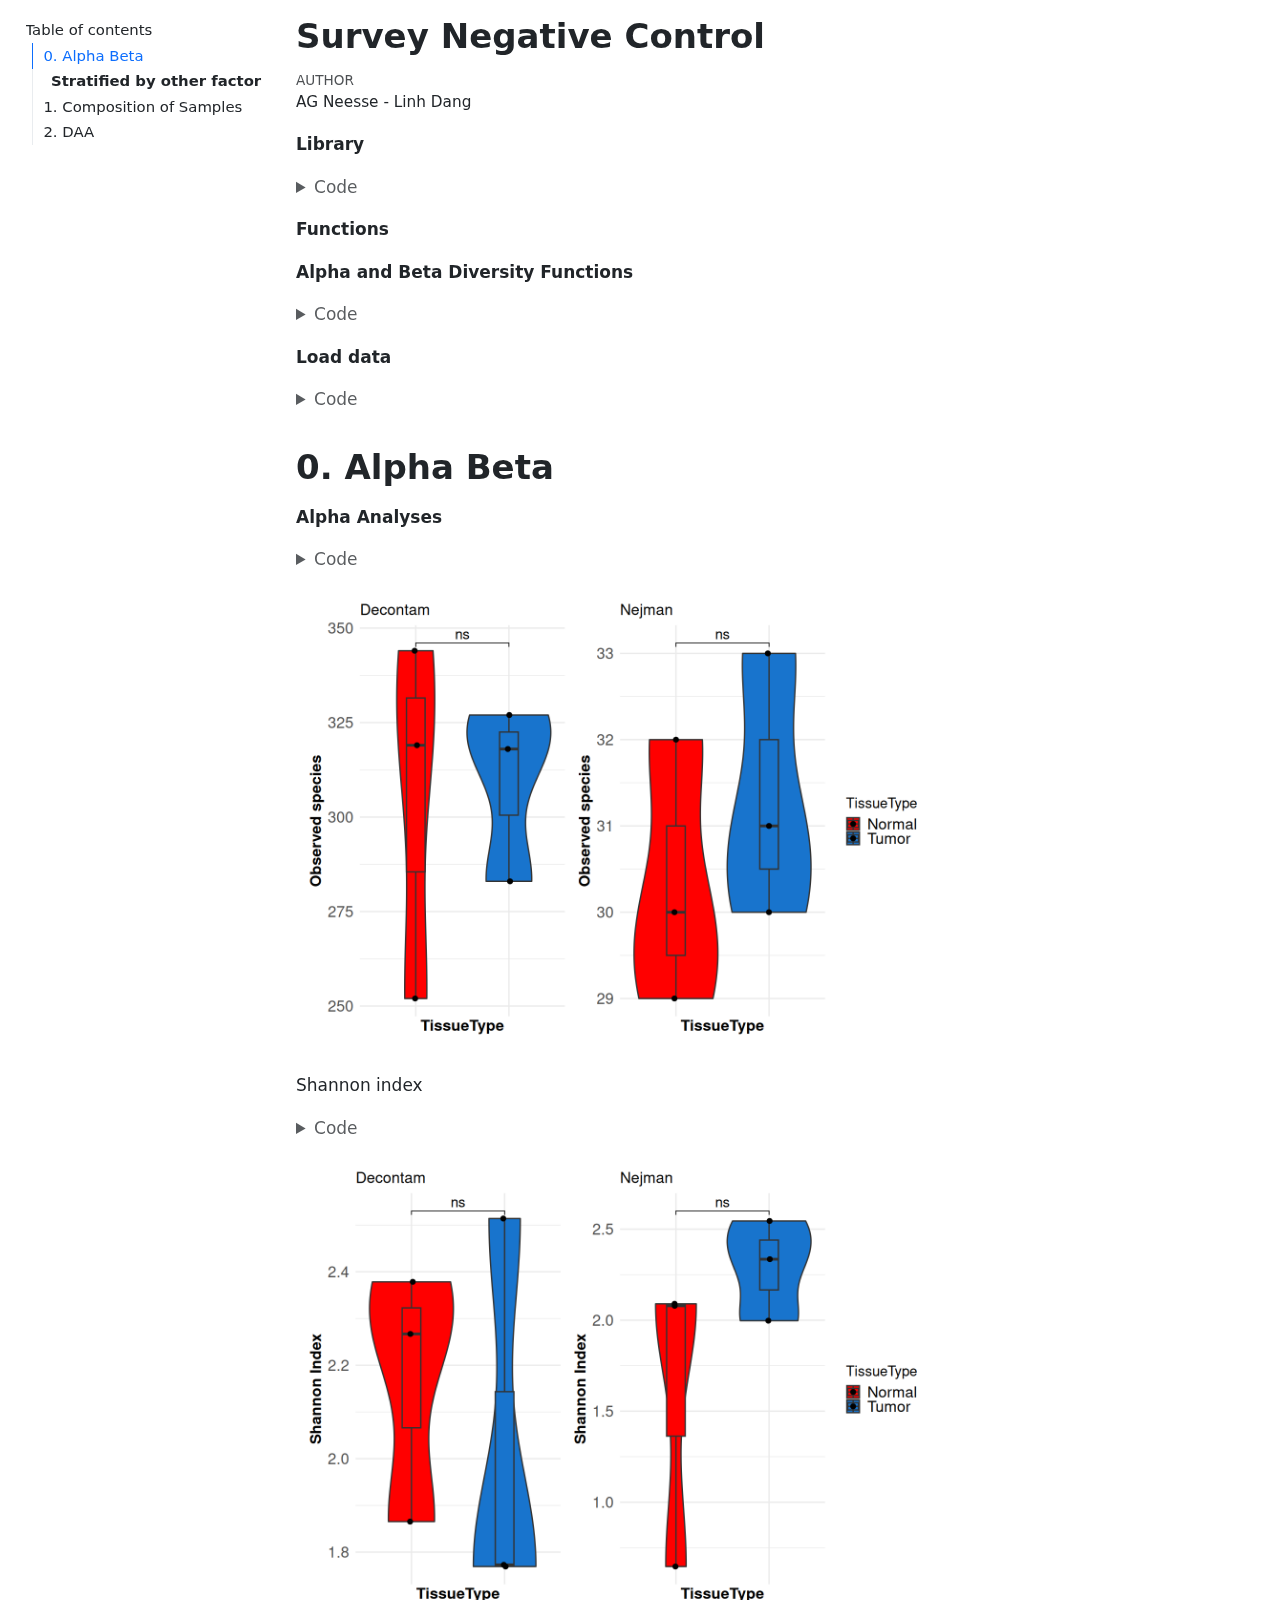
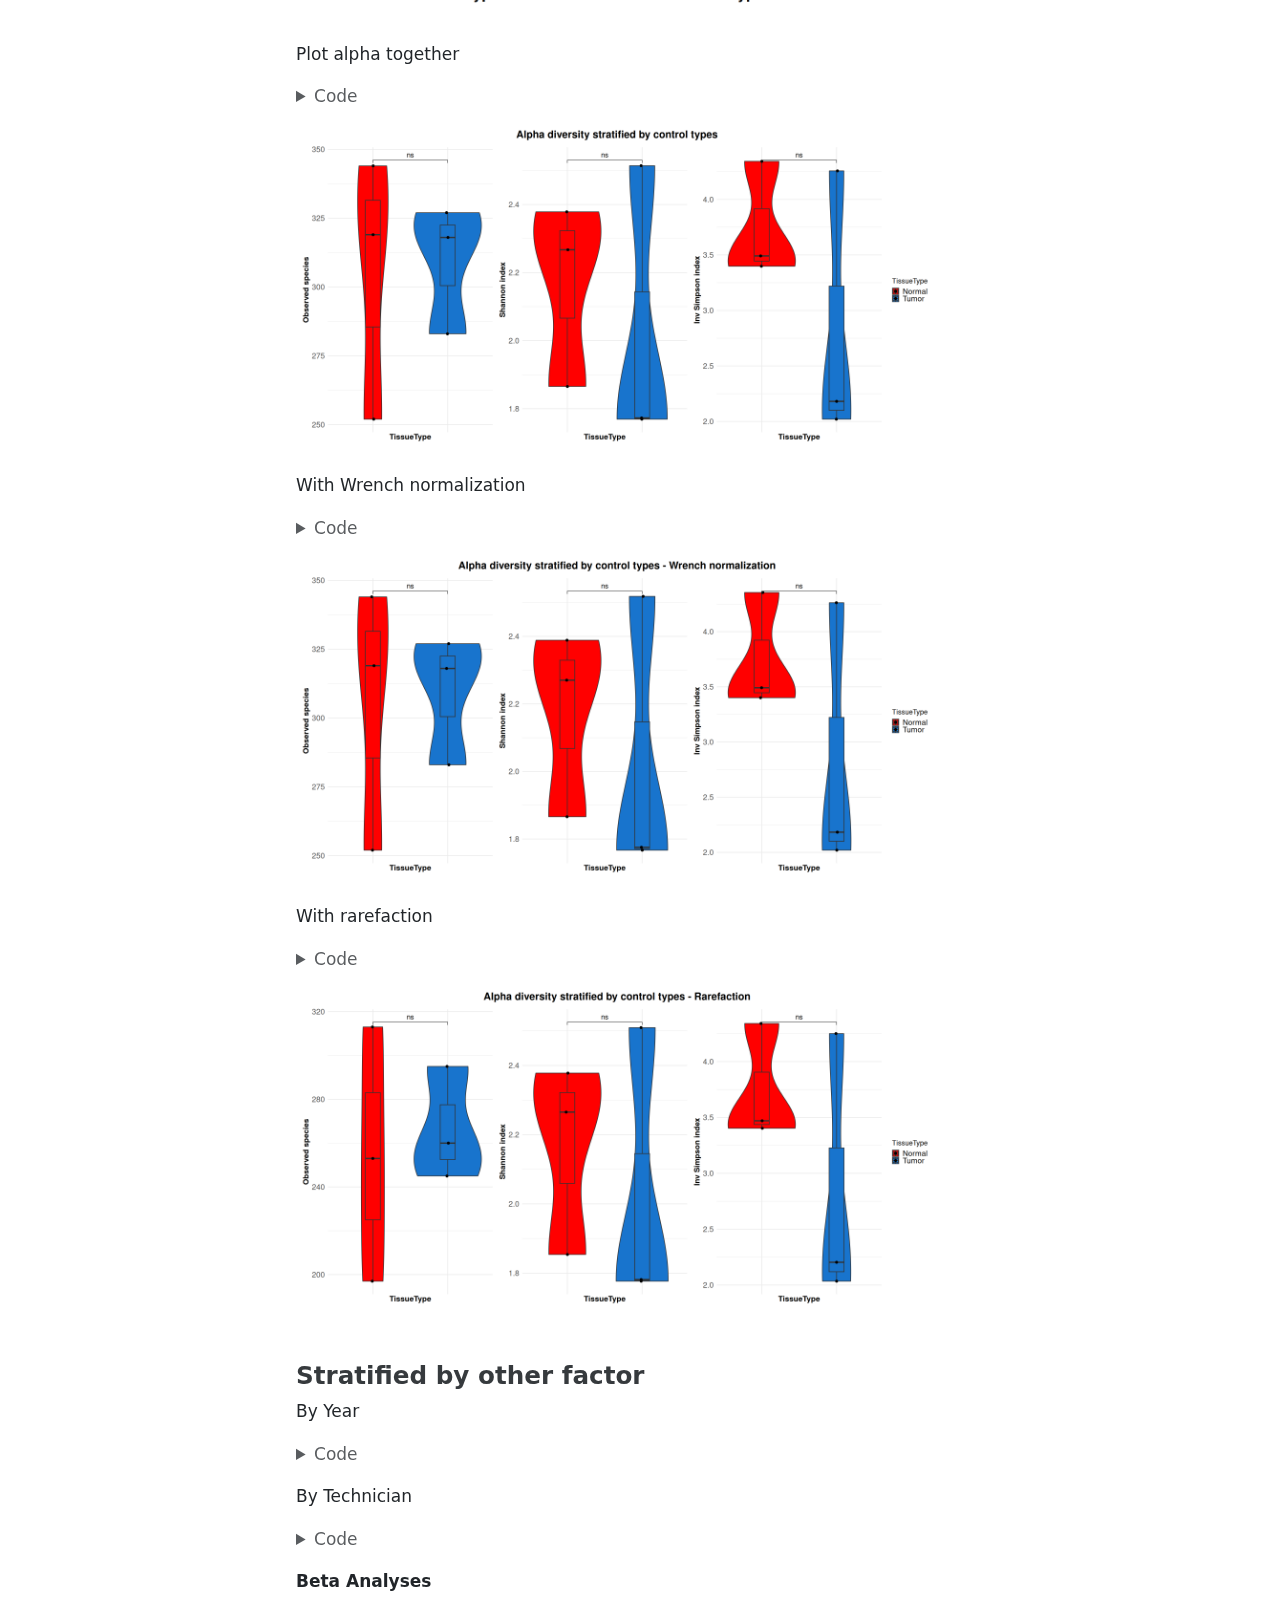
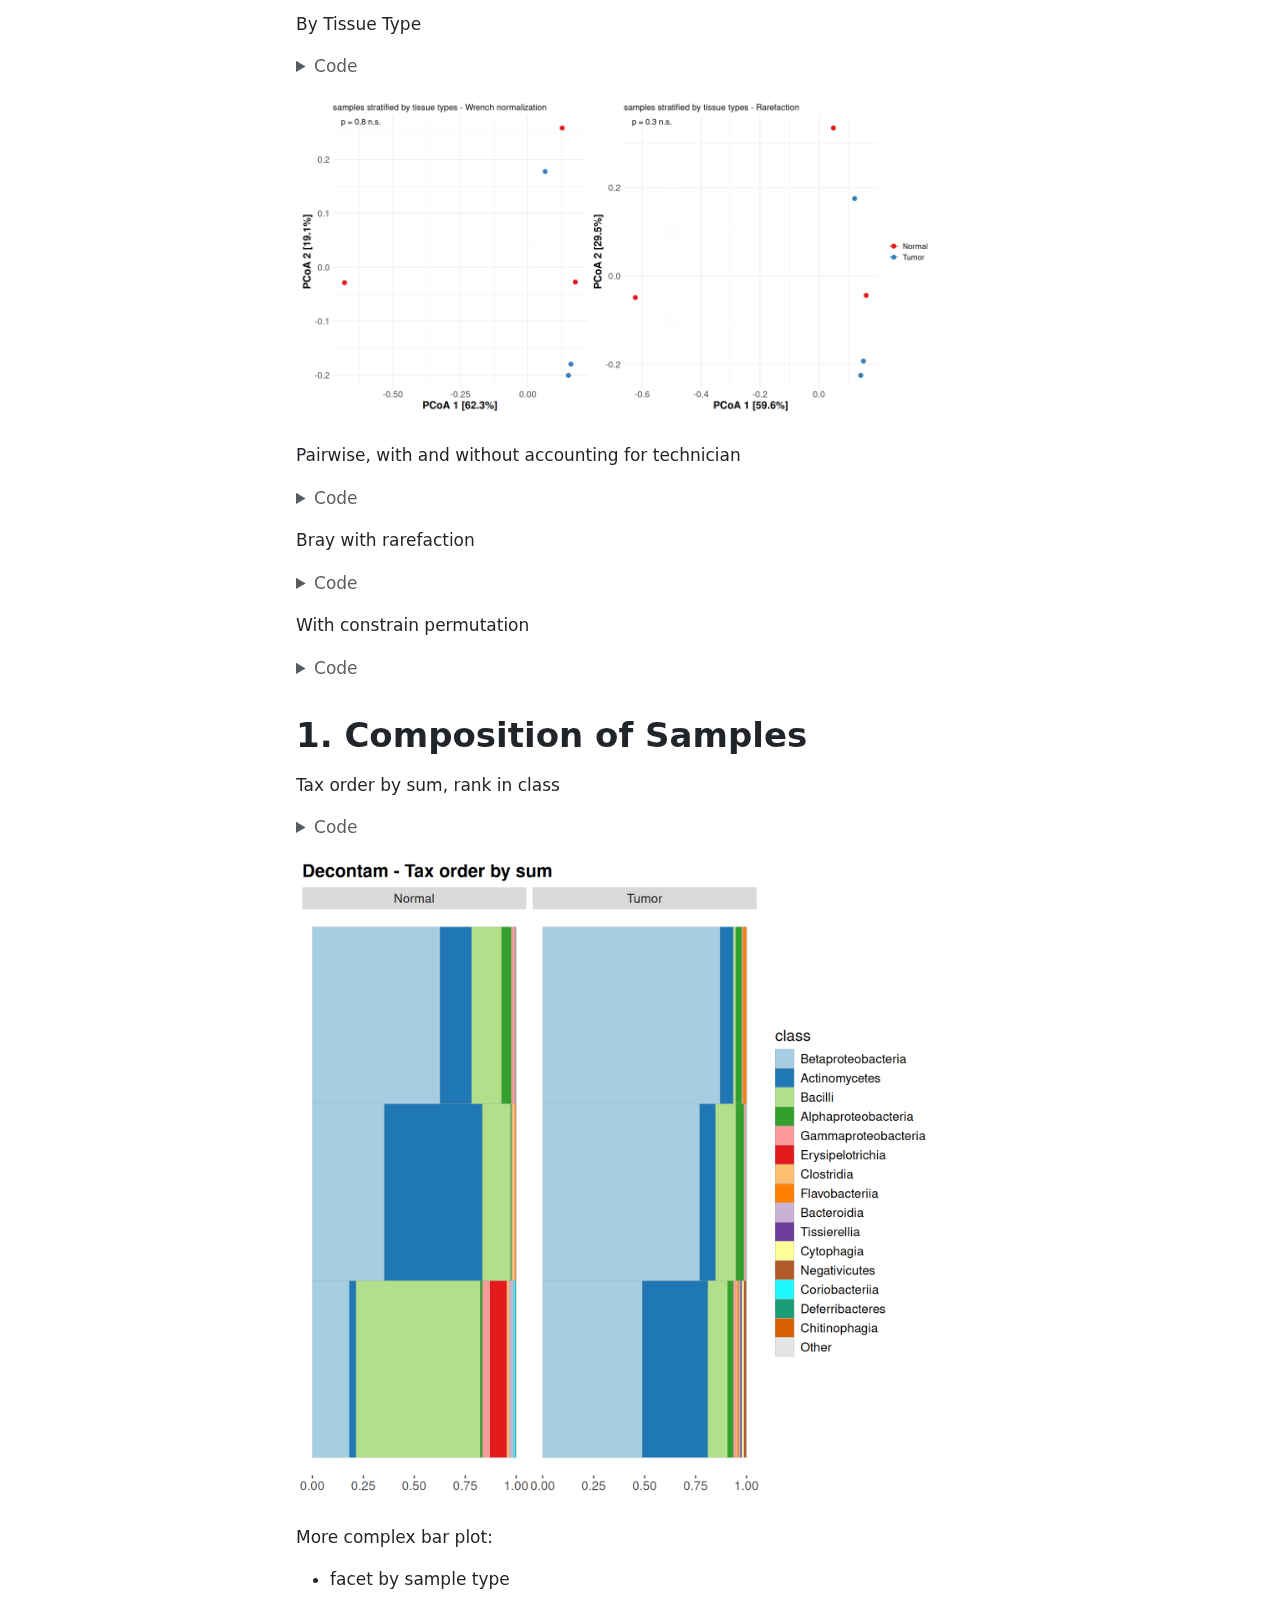
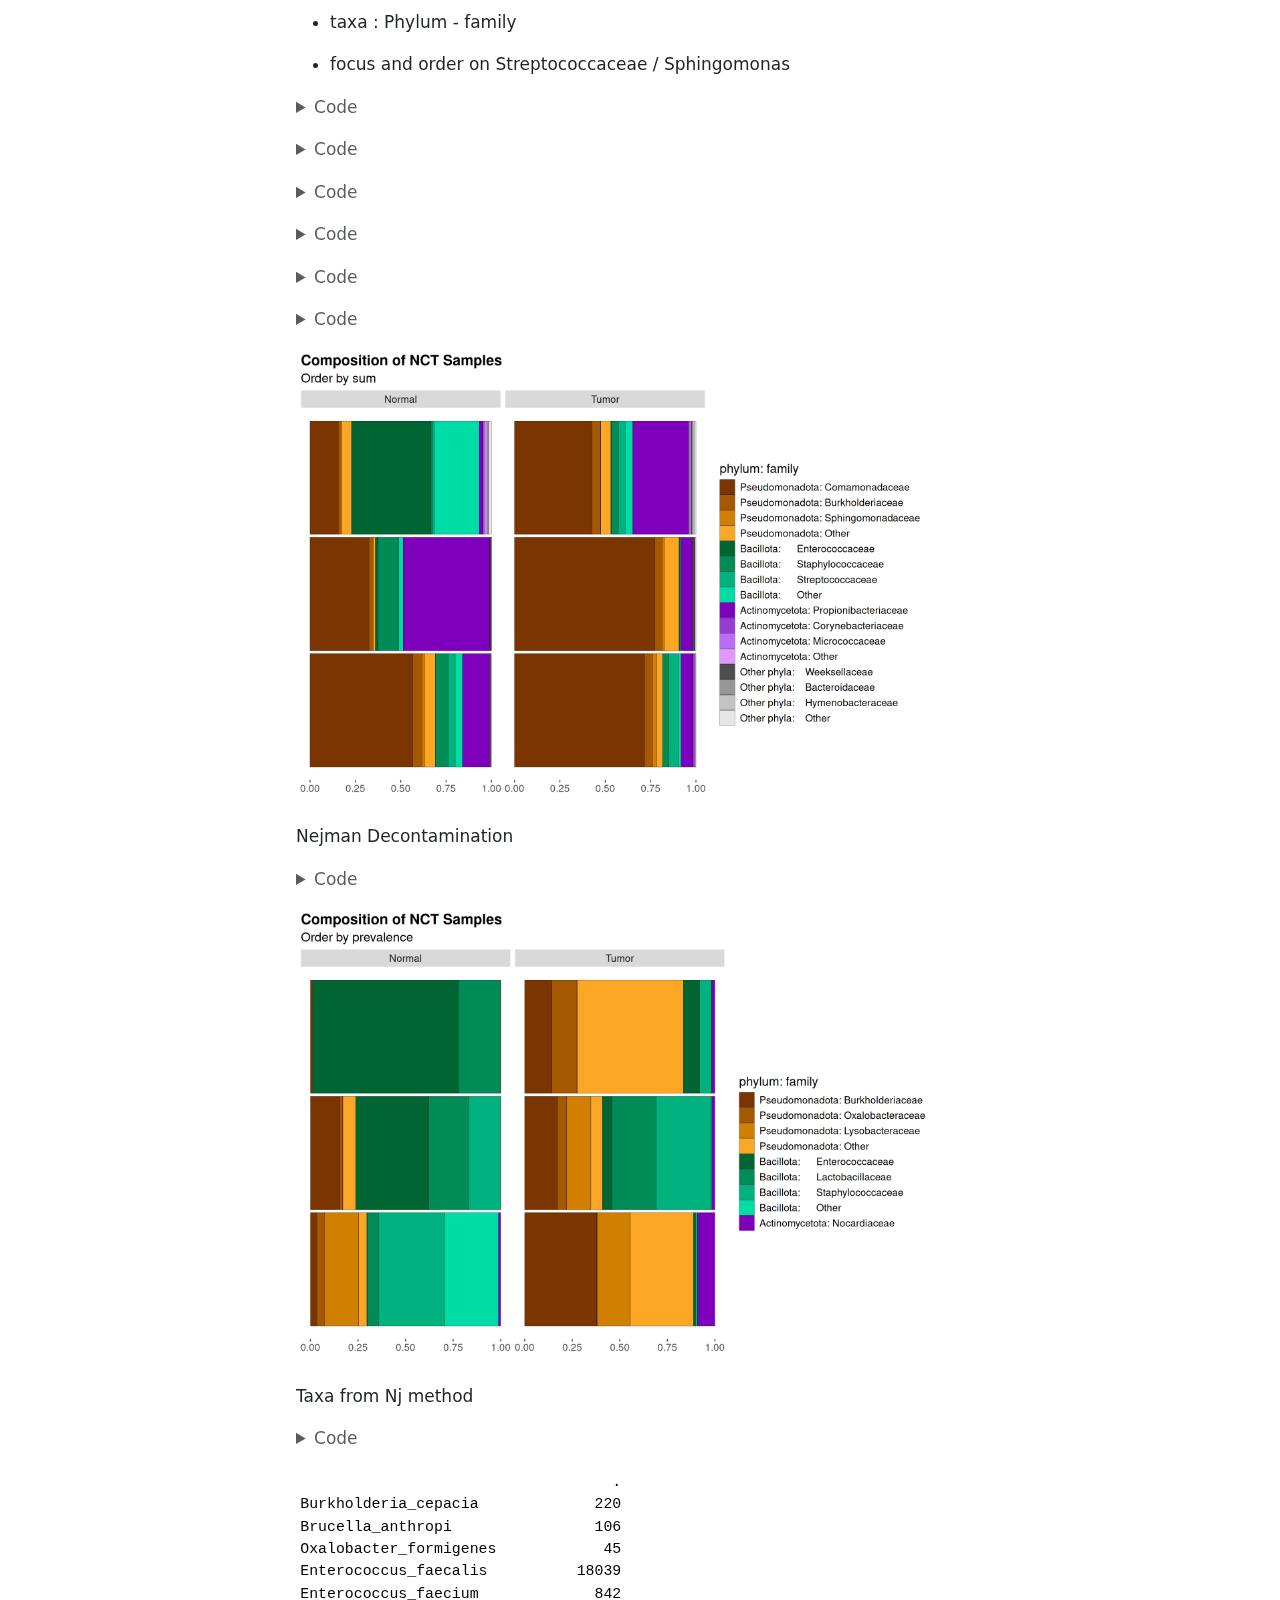
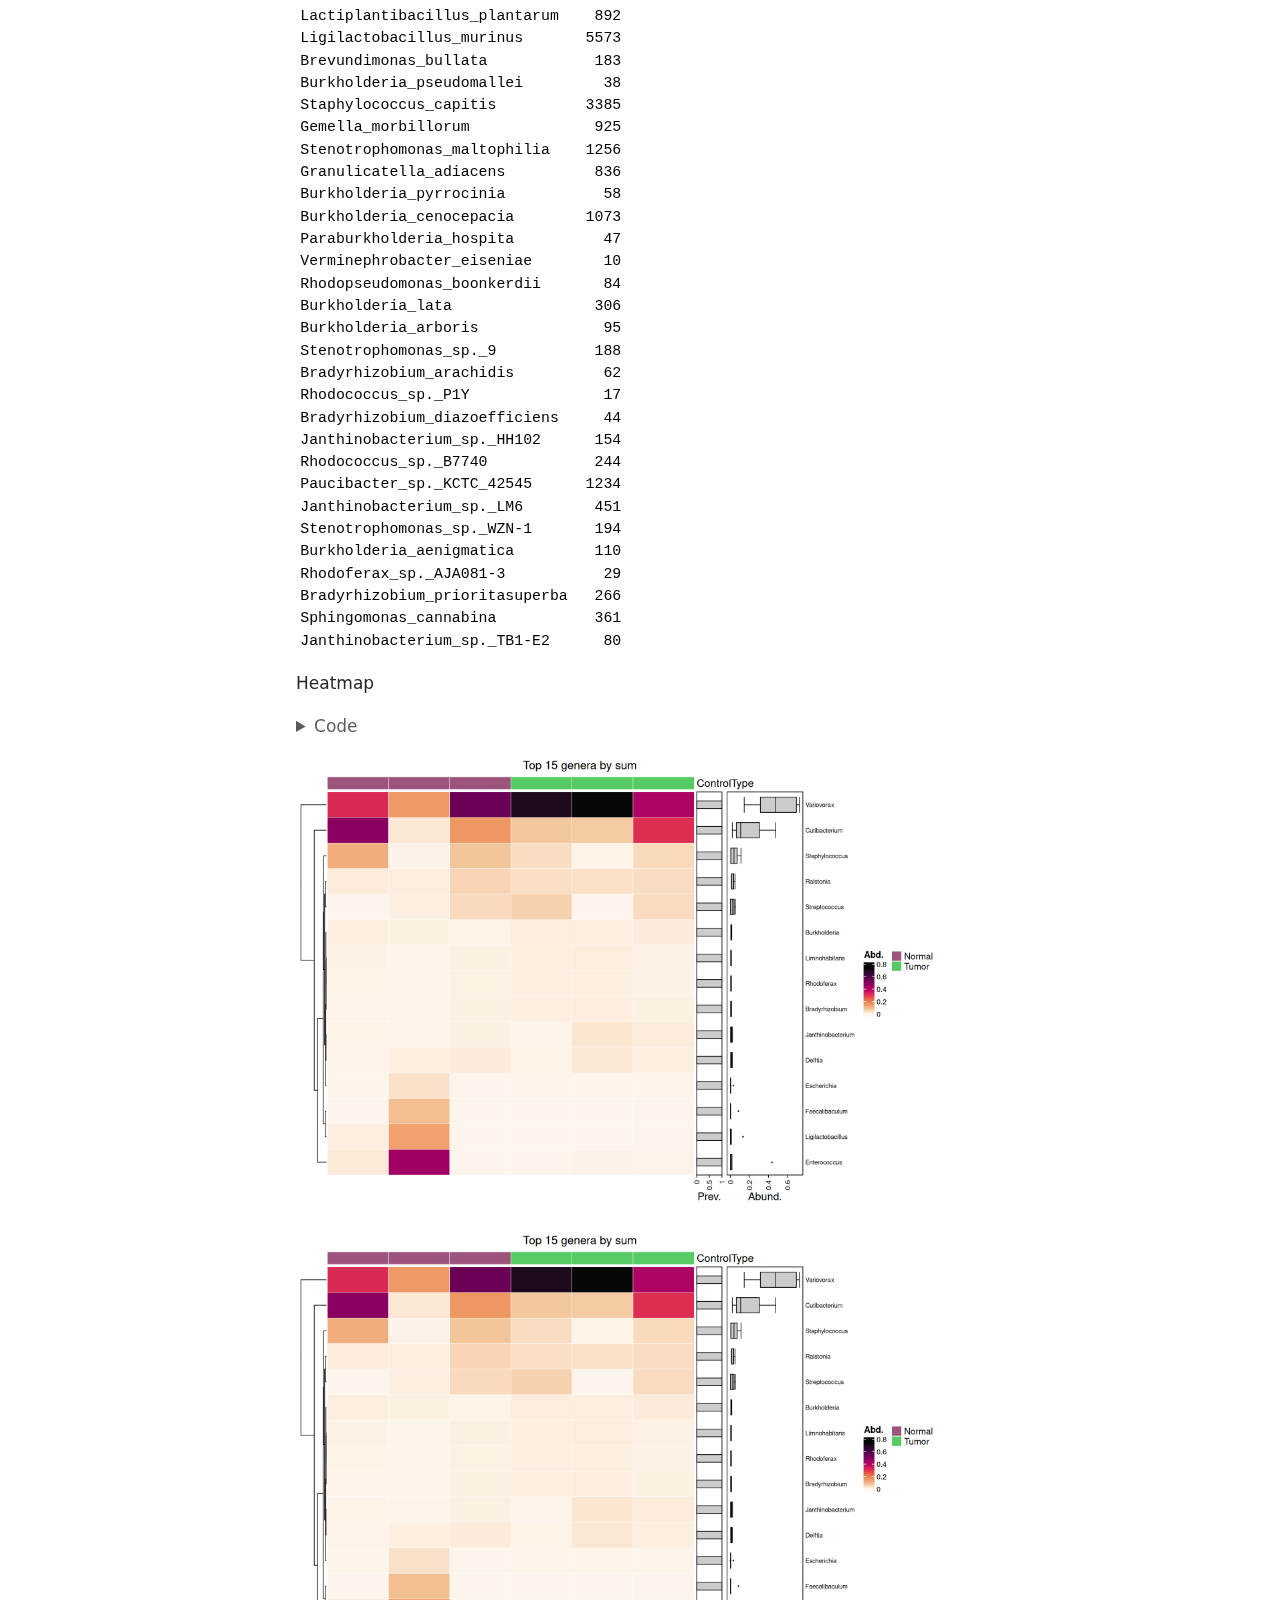
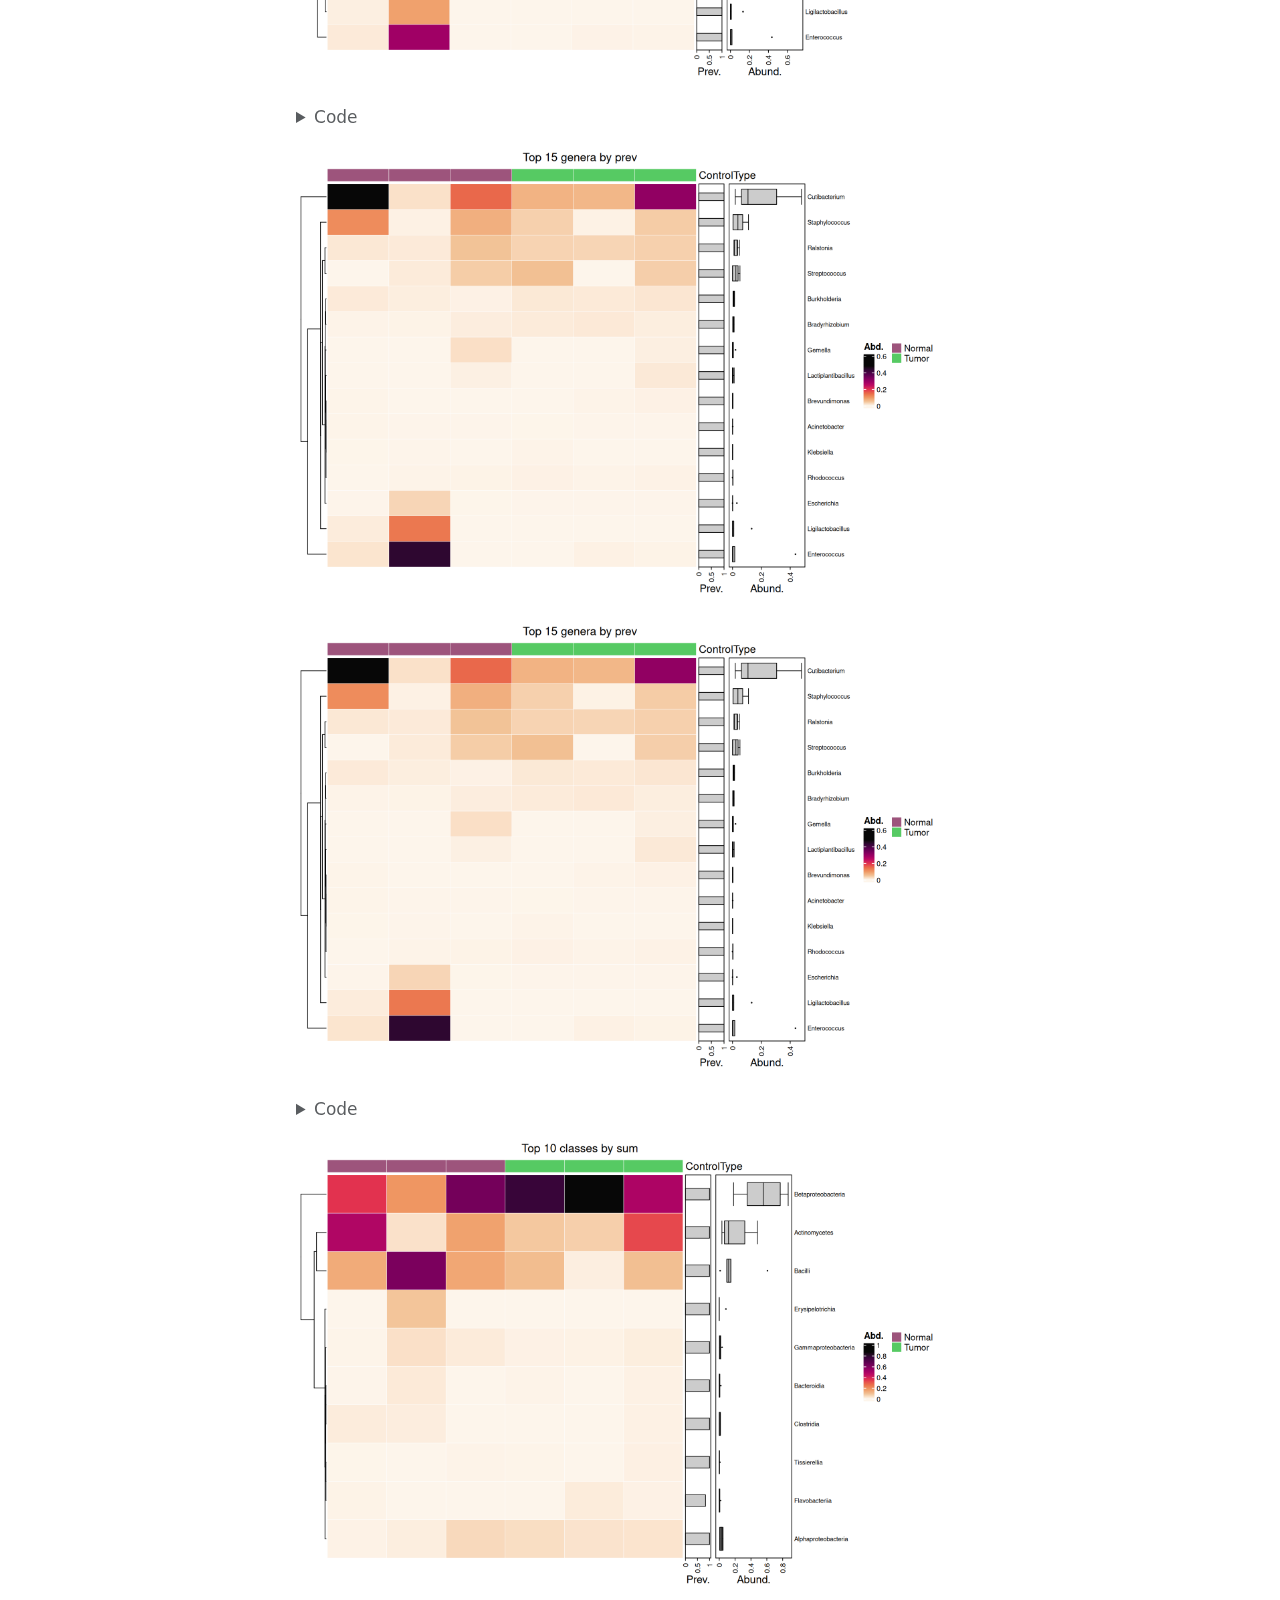
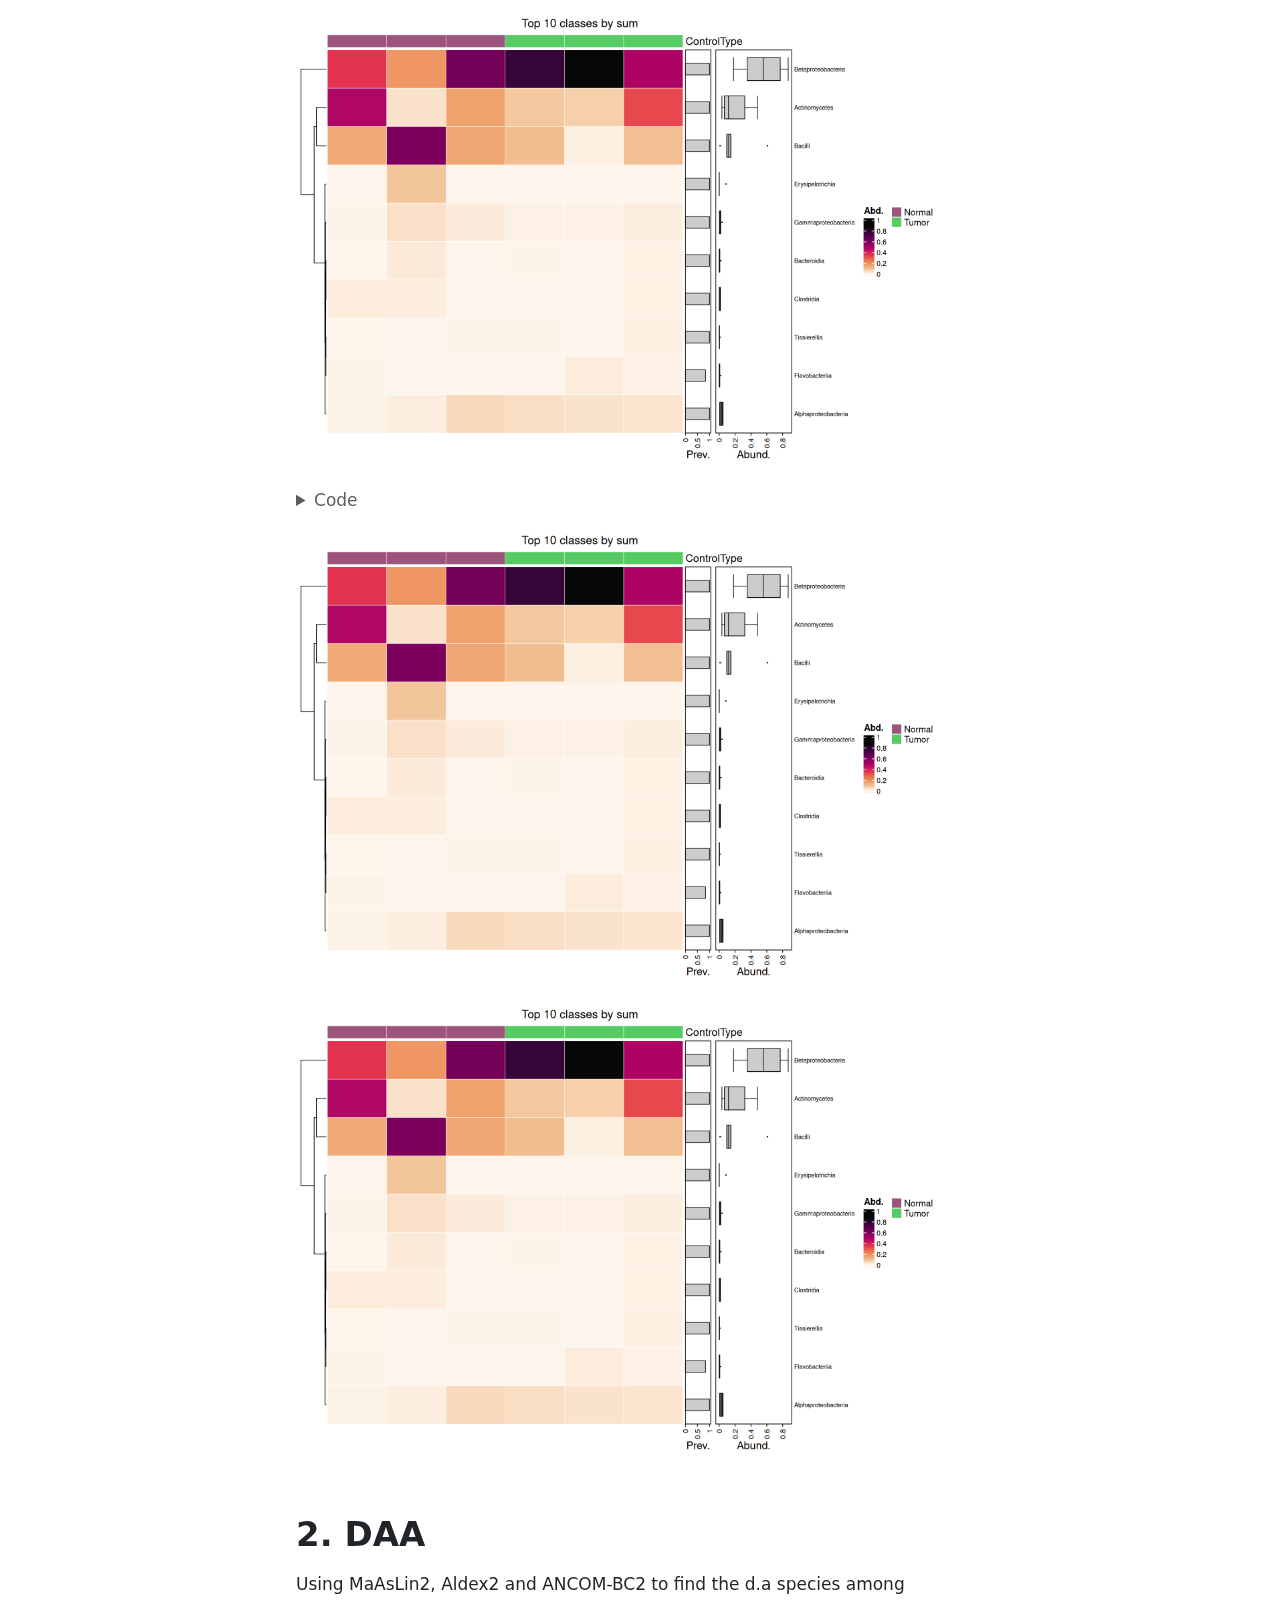
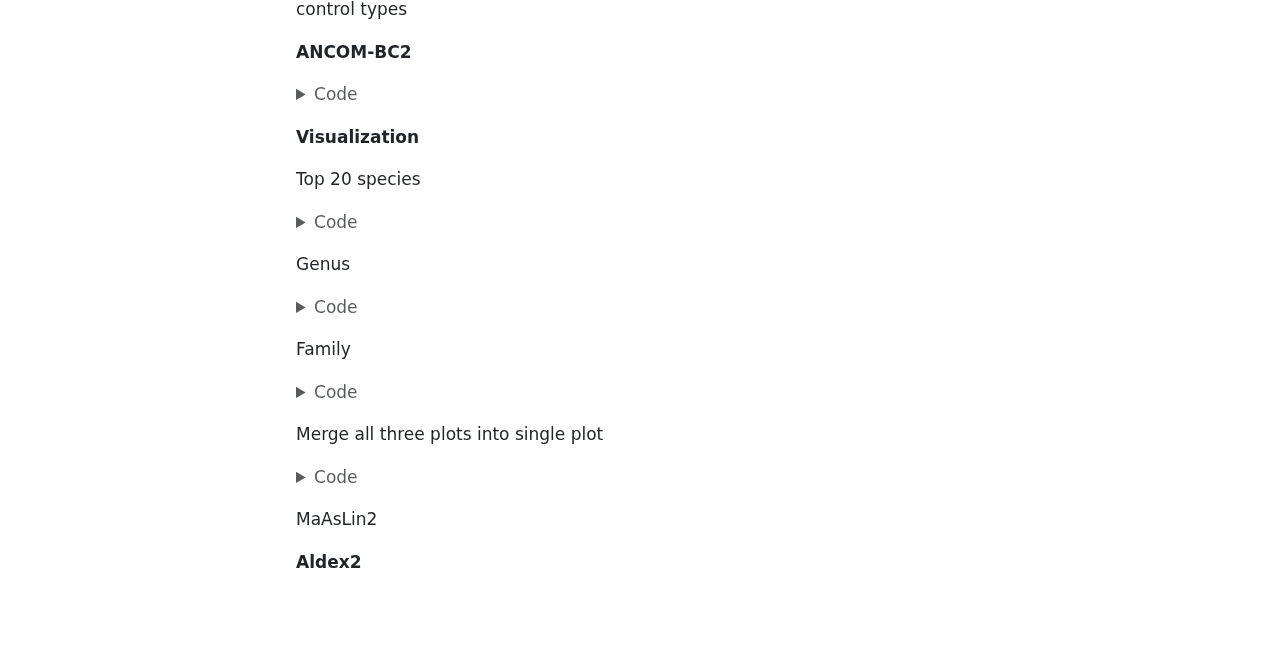
<file: Rscripts/TTDresden/Inspect.html>
<!DOCTYPE html>
<html xmlns="http://www.w3.org/1999/xhtml" lang="en" xml:lang="en"><head>

<meta charset="utf-8">
<meta name="generator" content="quarto-1.6.42">

<meta name="viewport" content="width=device-width, initial-scale=1.0, user-scalable=yes">

<meta name="author" content="AG Neesse - Linh Dang">

<title>Survey Negative Control</title>
<style>
code{white-space: pre-wrap;}
span.smallcaps{font-variant: small-caps;}
div.columns{display: flex; gap: min(4vw, 1.5em);}
div.column{flex: auto; overflow-x: auto;}
div.hanging-indent{margin-left: 1.5em; text-indent: -1.5em;}
ul.task-list{list-style: none;}
ul.task-list li input[type="checkbox"] {
  width: 0.8em;
  margin: 0 0.8em 0.2em -1em; /* quarto-specific, see https://github.com/quarto-dev/quarto-cli/issues/4556 */ 
  vertical-align: middle;
}
/* CSS for syntax highlighting */
pre > code.sourceCode { white-space: pre; position: relative; }
pre > code.sourceCode > span { line-height: 1.25; }
pre > code.sourceCode > span:empty { height: 1.2em; }
.sourceCode { overflow: visible; }
code.sourceCode > span { color: inherit; text-decoration: inherit; }
div.sourceCode { margin: 1em 0; }
pre.sourceCode { margin: 0; }
@media screen {
div.sourceCode { overflow: auto; }
}
@media print {
pre > code.sourceCode { white-space: pre-wrap; }
pre > code.sourceCode > span { display: inline-block; text-indent: -5em; padding-left: 5em; }
}
pre.numberSource code
  { counter-reset: source-line 0; }
pre.numberSource code > span
  { position: relative; left: -4em; counter-increment: source-line; }
pre.numberSource code > span > a:first-child::before
  { content: counter(source-line);
    position: relative; left: -1em; text-align: right; vertical-align: baseline;
    border: none; display: inline-block;
    -webkit-touch-callout: none; -webkit-user-select: none;
    -khtml-user-select: none; -moz-user-select: none;
    -ms-user-select: none; user-select: none;
    padding: 0 4px; width: 4em;
  }
pre.numberSource { margin-left: 3em;  padding-left: 4px; }
div.sourceCode
  {   }
@media screen {
pre > code.sourceCode > span > a:first-child::before { text-decoration: underline; }
}
</style>


<script src="Inspect_files/libs/clipboard/clipboard.min.js"></script>
<script src="Inspect_files/libs/quarto-html/quarto.js"></script>
<script src="Inspect_files/libs/quarto-html/popper.min.js"></script>
<script src="Inspect_files/libs/quarto-html/tippy.umd.min.js"></script>
<script src="Inspect_files/libs/quarto-html/anchor.min.js"></script>
<link href="Inspect_files/libs/quarto-html/tippy.css" rel="stylesheet">
<link href="Inspect_files/libs/quarto-html/quarto-syntax-highlighting-2f5df379a58b258e96c21c0638c20c03.css" rel="stylesheet" id="quarto-text-highlighting-styles">
<script src="Inspect_files/libs/bootstrap/bootstrap.min.js"></script>
<link href="Inspect_files/libs/bootstrap/bootstrap-icons.css" rel="stylesheet">
<link href="Inspect_files/libs/bootstrap/bootstrap-34af8a4e30fcaa834c5f714e2bbc225f.min.css" rel="stylesheet" append-hash="true" id="quarto-bootstrap" data-mode="light">


</head>

<body>

<div id="quarto-content" class="page-columns page-rows-contents page-layout-article toc-left">
<div id="quarto-sidebar-toc-left" class="sidebar toc-left">
  <nav id="TOC" role="doc-toc" class="toc-active">
    <h2 id="toc-title">Table of contents</h2>
   
  <ul>
  <li><a href="#alpha-beta" id="toc-alpha-beta" class="nav-link active" data-scroll-target="#alpha-beta">0. Alpha Beta</a>
  <ul class="collapse">
  <li><a href="#stratified-by-other-factor" id="toc-stratified-by-other-factor" class="nav-link" data-scroll-target="#stratified-by-other-factor"><strong>Stratified by other factor</strong></a></li>
  </ul></li>
  <li><a href="#composition-of-samples" id="toc-composition-of-samples" class="nav-link" data-scroll-target="#composition-of-samples">1. Composition of Samples</a></li>
  <li><a href="#daa" id="toc-daa" class="nav-link" data-scroll-target="#daa">2. DAA</a></li>
  </ul>
</nav>
</div>
<div id="quarto-margin-sidebar" class="sidebar margin-sidebar zindex-bottom">
</div>
<main class="content" id="quarto-document-content">

<header id="title-block-header" class="quarto-title-block default">
<div class="quarto-title">
<h1 class="title">Survey Negative Control</h1>
</div>



<div class="quarto-title-meta">

    <div>
    <div class="quarto-title-meta-heading">Author</div>
    <div class="quarto-title-meta-contents">
             <p>AG Neesse - Linh Dang </p>
          </div>
  </div>
    
  
    
  </div>
  


</header>


<p><strong>Library</strong></p>
<div class="cell">
<details class="code-fold">
<summary>Code</summary>
<div class="sourceCode cell-code" id="cb1"><pre class="sourceCode r code-with-copy"><code class="sourceCode r"><span id="cb1-1"><a href="#cb1-1" aria-hidden="true" tabindex="-1"></a><span class="fu">library</span>(phyloseq)</span>
<span id="cb1-2"><a href="#cb1-2" aria-hidden="true" tabindex="-1"></a><span class="fu">library</span>(reshape2)</span>
<span id="cb1-3"><a href="#cb1-3" aria-hidden="true" tabindex="-1"></a><span class="fu">library</span>(microViz)</span>
<span id="cb1-4"><a href="#cb1-4" aria-hidden="true" tabindex="-1"></a><span class="fu">library</span>(microbiome)</span>
<span id="cb1-5"><a href="#cb1-5" aria-hidden="true" tabindex="-1"></a><span class="fu">library</span>(vegan)</span>
<span id="cb1-6"><a href="#cb1-6" aria-hidden="true" tabindex="-1"></a><span class="fu">library</span>(lme4)       <span class="co"># Linear Mixed Models (for repeated measures)</span></span>
<span id="cb1-7"><a href="#cb1-7" aria-hidden="true" tabindex="-1"></a><span class="fu">library</span>(lmerTest)   <span class="co"># P-values for Mixed Models</span></span>
<span id="cb1-8"><a href="#cb1-8" aria-hidden="true" tabindex="-1"></a><span class="fu">library</span>(emmeans)    <span class="co"># Pairwise comparisons</span></span>
<span id="cb1-9"><a href="#cb1-9" aria-hidden="true" tabindex="-1"></a><span class="fu">library</span>(Wrench)</span>
<span id="cb1-10"><a href="#cb1-10" aria-hidden="true" tabindex="-1"></a><span class="fu">library</span>(rstatix)</span>
<span id="cb1-11"><a href="#cb1-11" aria-hidden="true" tabindex="-1"></a><span class="fu">library</span>(ggpubr)</span>
<span id="cb1-12"><a href="#cb1-12" aria-hidden="true" tabindex="-1"></a><span class="fu">library</span>(tidyverse)</span>
<span id="cb1-13"><a href="#cb1-13" aria-hidden="true" tabindex="-1"></a><span class="fu">library</span>(VennDiagram)</span>
<span id="cb1-14"><a href="#cb1-14" aria-hidden="true" tabindex="-1"></a><span class="fu">library</span>(ComplexUpset)</span>
<span id="cb1-15"><a href="#cb1-15" aria-hidden="true" tabindex="-1"></a><span class="fu">library</span>(patchwork)</span>
<span id="cb1-16"><a href="#cb1-16" aria-hidden="true" tabindex="-1"></a><span class="fu">rm</span>(<span class="at">list =</span> <span class="fu">ls</span>())</span></code><button title="Copy to Clipboard" class="code-copy-button"><i class="bi"></i></button></pre></div>
</details>
</div>
<p><strong>Functions</strong></p>
<p><strong>Alpha and Beta Diversity Functions</strong></p>
<div class="cell">
<details class="code-fold">
<summary>Code</summary>
<div class="sourceCode cell-code" id="cb2"><pre class="sourceCode r code-with-copy"><code class="sourceCode r"><span id="cb2-1"><a href="#cb2-1" aria-hidden="true" tabindex="-1"></a><span class="do">### Alpha</span></span>
<span id="cb2-2"><a href="#cb2-2" aria-hidden="true" tabindex="-1"></a>AlphaPlot_Violin <span class="ot">&lt;-</span> <span class="cf">function</span>(PhyloObj, <span class="at">index =</span> <span class="st">"Observed"</span>, <span class="at">strata =</span> <span class="st">"treatment"</span>, <span class="at">y_label =</span> <span class="st">"Observed species"</span>, <span class="at">add_legend =</span> <span class="cn">FALSE</span>, <span class="at">gg_title =</span> <span class="cn">NULL</span>){</span>
<span id="cb2-3"><a href="#cb2-3" aria-hidden="true" tabindex="-1"></a>  <span class="co">#group.colors &lt;- c(ctrl = "dodgerblue3", Gem = "firebrick2")</span></span>
<span id="cb2-4"><a href="#cb2-4" aria-hidden="true" tabindex="-1"></a>  condition_names <span class="ot">&lt;-</span> <span class="fu">sample_data</span>(PhyloObj)[[strata]] <span class="sc">%&gt;%</span> <span class="fu">table</span>() <span class="sc">%&gt;%</span> <span class="fu">names</span>()</span>
<span id="cb2-5"><a href="#cb2-5" aria-hidden="true" tabindex="-1"></a>  group.colors <span class="ot">&lt;-</span> Kolors[<span class="dv">1</span><span class="sc">:</span><span class="fu">length</span>(condition_names)]</span>
<span id="cb2-6"><a href="#cb2-6" aria-hidden="true" tabindex="-1"></a>  <span class="fu">names</span>(group.colors) <span class="ot">&lt;-</span> condition_names</span>
<span id="cb2-7"><a href="#cb2-7" aria-hidden="true" tabindex="-1"></a>  <span class="co">#my.labels &lt;- c("Ctrl", "Gem")</span></span>
<span id="cb2-8"><a href="#cb2-8" aria-hidden="true" tabindex="-1"></a>  my.labels <span class="ot">&lt;-</span> condition_names</span>
<span id="cb2-9"><a href="#cb2-9" aria-hidden="true" tabindex="-1"></a>  <span class="do">## calculate alpha diversity</span></span>
<span id="cb2-10"><a href="#cb2-10" aria-hidden="true" tabindex="-1"></a>  </span>
<span id="cb2-11"><a href="#cb2-11" aria-hidden="true" tabindex="-1"></a>  tmp2 <span class="ot">&lt;-</span> PhyloObj <span class="sc">%&gt;%</span> <span class="fu">estimate_richness</span>()</span>
<span id="cb2-12"><a href="#cb2-12" aria-hidden="true" tabindex="-1"></a>  <span class="do">##------------------------------</span></span>
<span id="cb2-13"><a href="#cb2-13" aria-hidden="true" tabindex="-1"></a>  new_names <span class="ot">&lt;-</span> <span class="fu">rownames</span>(tmp2) <span class="sc">%&gt;%</span> </span>
<span id="cb2-14"><a href="#cb2-14" aria-hidden="true" tabindex="-1"></a>    <span class="fu">gsub</span>(<span class="st">"^X"</span>, <span class="st">""</span>, .) <span class="sc">%&gt;%</span> </span>
<span id="cb2-15"><a href="#cb2-15" aria-hidden="true" tabindex="-1"></a>    <span class="fu">gsub</span>(<span class="st">"</span><span class="sc">\\</span><span class="st">."</span>, <span class="st">"-"</span>, .)</span>
<span id="cb2-16"><a href="#cb2-16" aria-hidden="true" tabindex="-1"></a>  <span class="fu">rownames</span>(tmp2) <span class="ot">&lt;-</span> new_names</span>
<span id="cb2-17"><a href="#cb2-17" aria-hidden="true" tabindex="-1"></a>  rich_meta <span class="ot">&lt;-</span> <span class="fu">merge</span>(PhyloObj <span class="sc">%&gt;%</span> <span class="fu">sample_data</span>(), tmp2, <span class="at">by =</span> <span class="st">"row.names"</span>)</span>
<span id="cb2-18"><a href="#cb2-18" aria-hidden="true" tabindex="-1"></a>  <span class="do">##-- only using statistics test</span></span>
<span id="cb2-19"><a href="#cb2-19" aria-hidden="true" tabindex="-1"></a>  ob <span class="ot">&lt;-</span> rich_meta <span class="sc">%&gt;%</span> <span class="fu">t_test</span>(<span class="fu">as.formula</span>(<span class="fu">paste0</span>(index, <span class="st">" ~ "</span>, strata))) <span class="sc">%&gt;%</span> <span class="fu">adjust_pvalue</span>(<span class="at">method =</span> <span class="st">"BH"</span>) <span class="sc">%&gt;%</span>  <span class="fu">add_significance</span>(<span class="st">"p.adj"</span>) <span class="sc">%&gt;%</span> <span class="fu">add_xy_position</span>()</span>
<span id="cb2-20"><a href="#cb2-20" aria-hidden="true" tabindex="-1"></a>  </span>
<span id="cb2-21"><a href="#cb2-21" aria-hidden="true" tabindex="-1"></a>  p1 <span class="ot">&lt;-</span> <span class="fu">ggplot</span> (rich_meta, <span class="fu">aes</span>(<span class="at">x =</span> <span class="sc">!!</span><span class="fu">sym</span>(strata), <span class="at">y =</span> <span class="sc">!!</span><span class="fu">sym</span>(index), <span class="at">fill=</span><span class="sc">!!</span><span class="fu">sym</span>(strata)))<span class="sc">+</span> </span>
<span id="cb2-22"><a href="#cb2-22" aria-hidden="true" tabindex="-1"></a>    <span class="co">#geom_boxplot()+</span></span>
<span id="cb2-23"><a href="#cb2-23" aria-hidden="true" tabindex="-1"></a>    <span class="fu">geom_violin</span>() <span class="sc">+</span></span>
<span id="cb2-24"><a href="#cb2-24" aria-hidden="true" tabindex="-1"></a>    <span class="fu">geom_boxplot</span>(<span class="at">width=</span><span class="fl">0.2</span>) <span class="sc">+</span></span>
<span id="cb2-25"><a href="#cb2-25" aria-hidden="true" tabindex="-1"></a>    <span class="fu">geom_point</span> (<span class="at">position=</span><span class="fu">position_jitterdodge</span>( <span class="at">jitter.width =</span> <span class="fl">0.05</span>))<span class="sc">+</span></span>
<span id="cb2-26"><a href="#cb2-26" aria-hidden="true" tabindex="-1"></a>    <span class="co">#theme_gray() + </span></span>
<span id="cb2-27"><a href="#cb2-27" aria-hidden="true" tabindex="-1"></a>    <span class="co">#theme_bw() +</span></span>
<span id="cb2-28"><a href="#cb2-28" aria-hidden="true" tabindex="-1"></a>    <span class="fu">theme_minimal</span>() <span class="sc">+</span></span>
<span id="cb2-29"><a href="#cb2-29" aria-hidden="true" tabindex="-1"></a>    <span class="fu">scale_x_discrete</span>(<span class="at">labels=</span> my.labels)<span class="sc">+</span></span>
<span id="cb2-30"><a href="#cb2-30" aria-hidden="true" tabindex="-1"></a>    <span class="co">#xlab(strata)+</span></span>
<span id="cb2-31"><a href="#cb2-31" aria-hidden="true" tabindex="-1"></a>    <span class="fu">ylab</span>(y_label)<span class="sc">+</span></span>
<span id="cb2-32"><a href="#cb2-32" aria-hidden="true" tabindex="-1"></a>    <span class="co"># facet_grid(.~tp)+</span></span>
<span id="cb2-33"><a href="#cb2-33" aria-hidden="true" tabindex="-1"></a>    <span class="co">#scale_x_discrete(labels= my.labels)+</span></span>
<span id="cb2-34"><a href="#cb2-34" aria-hidden="true" tabindex="-1"></a>    <span class="fu">scale_fill_manual</span>(<span class="at">values=</span>group.colors, <span class="at">labels =</span> my.labels)<span class="sc">+</span></span>
<span id="cb2-35"><a href="#cb2-35" aria-hidden="true" tabindex="-1"></a>    <span class="fu">ggtitle</span>(gg_title) <span class="sc">+</span></span>
<span id="cb2-36"><a href="#cb2-36" aria-hidden="true" tabindex="-1"></a>    <span class="co">#theme(panel.grid =  element_blank()) + </span></span>
<span id="cb2-37"><a href="#cb2-37" aria-hidden="true" tabindex="-1"></a>    <span class="co">#ggtitle("KPC tumor vs. Healthy pancreas - Observed species") +</span></span>
<span id="cb2-38"><a href="#cb2-38" aria-hidden="true" tabindex="-1"></a>    <span class="fu">theme</span>(<span class="at">axis.text.y =</span> <span class="fu">element_text</span> (<span class="at">size=</span><span class="dv">12</span>),</span>
<span id="cb2-39"><a href="#cb2-39" aria-hidden="true" tabindex="-1"></a>          <span class="at">axis.title =</span> <span class="fu">element_text</span>(<span class="at">size=</span><span class="dv">12</span>, <span class="at">face=</span><span class="st">"bold"</span>))</span>
<span id="cb2-40"><a href="#cb2-40" aria-hidden="true" tabindex="-1"></a>  </span>
<span id="cb2-41"><a href="#cb2-41" aria-hidden="true" tabindex="-1"></a>  <span class="cf">if</span>(<span class="sc">!</span>add_legend){    </span>
<span id="cb2-42"><a href="#cb2-42" aria-hidden="true" tabindex="-1"></a>    p1 <span class="ot">&lt;-</span> p1 <span class="sc">+</span> <span class="fu">theme</span>(<span class="at">legend.position =</span> <span class="st">"none"</span>,</span>
<span id="cb2-43"><a href="#cb2-43" aria-hidden="true" tabindex="-1"></a>                     <span class="co"># legend.background = element_rect(size=0.25, linetype="solid", colour ="black"),</span></span>
<span id="cb2-44"><a href="#cb2-44" aria-hidden="true" tabindex="-1"></a>                     <span class="at">legend.key.size =</span> <span class="fu">unit</span>(<span class="dv">4</span>,<span class="st">"mm"</span>),</span>
<span id="cb2-45"><a href="#cb2-45" aria-hidden="true" tabindex="-1"></a>                     <span class="at">axis.text.x =</span> <span class="fu">element_blank</span>(),</span>
<span id="cb2-46"><a href="#cb2-46" aria-hidden="true" tabindex="-1"></a>                     <span class="at">plot.title =</span> <span class="fu">element_text</span>(<span class="at">size =</span> <span class="dv">12</span>))</span>
<span id="cb2-47"><a href="#cb2-47" aria-hidden="true" tabindex="-1"></a>    </span>
<span id="cb2-48"><a href="#cb2-48" aria-hidden="true" tabindex="-1"></a>  } <span class="cf">else</span> {</span>
<span id="cb2-49"><a href="#cb2-49" aria-hidden="true" tabindex="-1"></a>    p1 <span class="ot">&lt;-</span> p1 <span class="sc">+</span> <span class="fu">theme</span>(<span class="at">legend.text =</span> <span class="fu">element_text</span>(<span class="at">size =</span> <span class="dv">12</span>),</span>
<span id="cb2-50"><a href="#cb2-50" aria-hidden="true" tabindex="-1"></a>                     <span class="co">#legend.title = element_blank(),</span></span>
<span id="cb2-51"><a href="#cb2-51" aria-hidden="true" tabindex="-1"></a>                     <span class="co"># legend.background = element_rect(size=0.25, linetype="solid", colour ="black"),</span></span>
<span id="cb2-52"><a href="#cb2-52" aria-hidden="true" tabindex="-1"></a>                     <span class="at">legend.key.size =</span> <span class="fu">unit</span>(<span class="dv">4</span>,<span class="st">"mm"</span>),</span>
<span id="cb2-53"><a href="#cb2-53" aria-hidden="true" tabindex="-1"></a>                     <span class="at">axis.text.x =</span> <span class="fu">element_blank</span>(),</span>
<span id="cb2-54"><a href="#cb2-54" aria-hidden="true" tabindex="-1"></a>                     <span class="at">plot.title =</span> <span class="fu">element_text</span>(<span class="at">size =</span> <span class="dv">12</span>))</span>
<span id="cb2-55"><a href="#cb2-55" aria-hidden="true" tabindex="-1"></a>  }</span>
<span id="cb2-56"><a href="#cb2-56" aria-hidden="true" tabindex="-1"></a>  p1 <span class="ot">&lt;-</span> p1 <span class="sc">+</span> <span class="fu">stat_pvalue_manual</span>(ob, <span class="at">label =</span> <span class="st">"p.adj.signif"</span>, <span class="at">inherit.aes =</span> <span class="cn">FALSE</span>, <span class="at">tip.length =</span> <span class="fl">0.01</span>)</span>
<span id="cb2-57"><a href="#cb2-57" aria-hidden="true" tabindex="-1"></a>  <span class="fu">return</span>(p1)</span>
<span id="cb2-58"><a href="#cb2-58" aria-hidden="true" tabindex="-1"></a>}</span>
<span id="cb2-59"><a href="#cb2-59" aria-hidden="true" tabindex="-1"></a><span class="do">##--</span></span>
<span id="cb2-60"><a href="#cb2-60" aria-hidden="true" tabindex="-1"></a>AlphaPlotWrapper_Violin <span class="ot">&lt;-</span> <span class="cf">function</span>(PhyloObj, <span class="at">strata =</span> <span class="st">"sample_type"</span>, <span class="at">roundUp =</span> <span class="cn">TRUE</span>){</span>
<span id="cb2-61"><a href="#cb2-61" aria-hidden="true" tabindex="-1"></a>  <span class="do">## round up/down otu_table</span></span>
<span id="cb2-62"><a href="#cb2-62" aria-hidden="true" tabindex="-1"></a>  <span class="cf">if</span>(roundUp){</span>
<span id="cb2-63"><a href="#cb2-63" aria-hidden="true" tabindex="-1"></a>    <span class="fu">otu_table</span>(PhyloObj) <span class="ot">&lt;-</span> PhyloObj <span class="sc">%&gt;%</span> <span class="fu">otu_table</span>() <span class="sc">%&gt;%</span> <span class="fu">round</span>()</span>
<span id="cb2-64"><a href="#cb2-64" aria-hidden="true" tabindex="-1"></a>  } <span class="cf">else</span>{</span>
<span id="cb2-65"><a href="#cb2-65" aria-hidden="true" tabindex="-1"></a>    <span class="fu">otu_table</span>(PhyloObj) <span class="ot">&lt;-</span> PhyloObj <span class="sc">%&gt;%</span> <span class="fu">otu_table</span>() <span class="sc">%&gt;%</span> <span class="fu">ceiling</span>()</span>
<span id="cb2-66"><a href="#cb2-66" aria-hidden="true" tabindex="-1"></a>  }</span>
<span id="cb2-67"><a href="#cb2-67" aria-hidden="true" tabindex="-1"></a>  plt<span class="fl">.1</span> <span class="ot">&lt;-</span> <span class="fu">AlphaPlot_Violin</span>(PhyloObj, <span class="at">index =</span> <span class="st">"Observed"</span>, <span class="at">strata =</span> strata, <span class="at">y_label =</span> <span class="st">"Observed species"</span>, <span class="at">add_legend =</span> T)</span>
<span id="cb2-68"><a href="#cb2-68" aria-hidden="true" tabindex="-1"></a>  plt<span class="fl">.2</span> <span class="ot">&lt;-</span> <span class="fu">AlphaPlot_Violin</span>(PhyloObj, <span class="at">index =</span> <span class="st">"Shannon"</span>, <span class="at">strata =</span> strata, <span class="at">y_label =</span> <span class="st">"Shannon index"</span>, <span class="at">add_legend =</span> T)</span>
<span id="cb2-69"><a href="#cb2-69" aria-hidden="true" tabindex="-1"></a>  plt<span class="fl">.3</span> <span class="ot">&lt;-</span> <span class="fu">AlphaPlot_Violin</span>(PhyloObj, <span class="at">index =</span> <span class="st">"InvSimpson"</span>, <span class="at">strata =</span> strata, <span class="at">y_label =</span> <span class="st">"Inv Simpson index"</span>, <span class="at">add_legend =</span> T)</span>
<span id="cb2-70"><a href="#cb2-70" aria-hidden="true" tabindex="-1"></a>  <span class="fu">return</span>(<span class="fu">list</span>(<span class="st">"Observed"</span> <span class="ot">=</span> plt<span class="fl">.1</span>, <span class="st">"Shannon"</span> <span class="ot">=</span> plt<span class="fl">.2</span>, <span class="st">"InvSimpson"</span> <span class="ot">=</span> plt<span class="fl">.3</span>))</span>
<span id="cb2-71"><a href="#cb2-71" aria-hidden="true" tabindex="-1"></a>}</span>
<span id="cb2-72"><a href="#cb2-72" aria-hidden="true" tabindex="-1"></a><span class="do">#### BETA</span></span>
<span id="cb2-73"><a href="#cb2-73" aria-hidden="true" tabindex="-1"></a><span class="do">#### without any blocked permutation</span></span>
<span id="cb2-74"><a href="#cb2-74" aria-hidden="true" tabindex="-1"></a>BetaPlot <span class="ot">&lt;-</span> <span class="cf">function</span>(PhyloObjct, strata_f , <span class="at">n_per =</span> <span class="dv">9999</span>, <span class="at">title_method =</span> <span class="st">"Original"</span>, <span class="at">dis_method =</span> <span class="st">"bray"</span>, <span class="at">ordination_method =</span> <span class="st">"PCoA"</span>){</span>
<span id="cb2-75"><a href="#cb2-75" aria-hidden="true" tabindex="-1"></a>  bray_dist <span class="ot">=</span> phyloseq<span class="sc">::</span><span class="fu">distance</span>(PhyloObjct, <span class="at">method=</span>dis_method)</span>
<span id="cb2-76"><a href="#cb2-76" aria-hidden="true" tabindex="-1"></a>  ordination <span class="ot">=</span> <span class="fu">ordinate</span>(PhyloObjct, <span class="at">method=</span>ordination_method, <span class="at">distance=</span>bray_dist)</span>
<span id="cb2-77"><a href="#cb2-77" aria-hidden="true" tabindex="-1"></a>  </span>
<span id="cb2-78"><a href="#cb2-78" aria-hidden="true" tabindex="-1"></a>  pcoa1 <span class="ot">&lt;-</span> <span class="fu">paste</span>(<span class="st">"PCoA 1 ["</span>, <span class="fu">round</span>(ordination[[<span class="dv">3</span>]]<span class="sc">$</span>Relative_eig[<span class="dv">1</span>], <span class="at">digits =</span> <span class="dv">3</span>)<span class="sc">*</span><span class="dv">100</span>, <span class="st">"%]"</span>, <span class="at">sep =</span> <span class="st">""</span>)</span>
<span id="cb2-79"><a href="#cb2-79" aria-hidden="true" tabindex="-1"></a>  pcoa2 <span class="ot">&lt;-</span> <span class="fu">paste</span>(<span class="st">"PCoA 2 ["</span>, <span class="fu">round</span>(ordination[[<span class="dv">3</span>]]<span class="sc">$</span>Relative_eig[<span class="dv">2</span>], <span class="at">digits =</span> <span class="dv">3</span>)<span class="sc">*</span><span class="dv">100</span>, <span class="st">"%]"</span>, <span class="at">sep =</span> <span class="st">""</span>)</span>
<span id="cb2-80"><a href="#cb2-80" aria-hidden="true" tabindex="-1"></a>  </span>
<span id="cb2-81"><a href="#cb2-81" aria-hidden="true" tabindex="-1"></a>  <span class="do">##p.adonis &lt;- adonis2(bray_dist ~ sample_data(PhyloObjct)$Treatment)</span></span>
<span id="cb2-82"><a href="#cb2-82" aria-hidden="true" tabindex="-1"></a>  p.adonis <span class="ot">&lt;-</span> <span class="fu">adonis2</span>(<span class="fu">as.formula</span>(<span class="fu">paste0</span>(<span class="st">"bray_dist ~ "</span>, strata_f)), <span class="at">data =</span> PhyloObjct <span class="sc">%&gt;%</span> <span class="fu">sample_data</span>() <span class="sc">%&gt;%</span> <span class="fu">as_tibble</span>(), <span class="at">permutations =</span> n_per)</span>
<span id="cb2-83"><a href="#cb2-83" aria-hidden="true" tabindex="-1"></a>  </span>
<span id="cb2-84"><a href="#cb2-84" aria-hidden="true" tabindex="-1"></a>  p <span class="ot">&lt;-</span> <span class="fu">case_when</span>(</span>
<span id="cb2-85"><a href="#cb2-85" aria-hidden="true" tabindex="-1"></a>    p.adonis<span class="sc">$</span><span class="st">`</span><span class="at">Pr(&gt;F)</span><span class="st">`</span>[<span class="dv">1</span>] <span class="sc">&gt;</span> <span class="fl">0.05</span> <span class="sc">~</span> <span class="fu">paste</span>(<span class="st">"p ="</span>, <span class="fu">round</span>(p.adonis<span class="sc">$</span><span class="st">`</span><span class="at">Pr(&gt;F)</span><span class="st">`</span>[<span class="dv">1</span>],<span class="dv">4</span>), <span class="st">"n.s."</span>, <span class="at">sep =</span> <span class="st">" "</span>),</span>
<span id="cb2-86"><a href="#cb2-86" aria-hidden="true" tabindex="-1"></a>    p.adonis<span class="sc">$</span><span class="st">`</span><span class="at">Pr(&gt;F)</span><span class="st">`</span>[<span class="dv">1</span>] <span class="sc">&lt;</span> <span class="fl">0.05</span> <span class="sc">&amp;</span>  p.adonis<span class="sc">$</span><span class="st">`</span><span class="at">Pr(&gt;F)</span><span class="st">`</span>[<span class="dv">1</span>] <span class="sc">&gt;</span> <span class="fl">0.01</span> <span class="sc">~</span> <span class="fu">paste</span>(<span class="st">"p ="</span>, <span class="fu">round</span>(p.adonis<span class="sc">$</span><span class="st">`</span><span class="at">Pr(&gt;F)</span><span class="st">`</span>[<span class="dv">1</span>],<span class="dv">4</span>), <span class="st">"*"</span>, <span class="at">sep =</span> <span class="st">" "</span>),</span>
<span id="cb2-87"><a href="#cb2-87" aria-hidden="true" tabindex="-1"></a>    p.adonis<span class="sc">$</span><span class="st">`</span><span class="at">Pr(&gt;F)</span><span class="st">`</span>[<span class="dv">1</span>] <span class="sc">&lt;=</span> <span class="fl">0.01</span> <span class="sc">&amp;</span> p.adonis<span class="sc">$</span><span class="st">`</span><span class="at">Pr(&gt;F)</span><span class="st">`</span>[<span class="dv">1</span>] <span class="sc">&gt;</span> <span class="fl">0.001</span>  <span class="sc">~</span> <span class="fu">paste</span>(<span class="st">"p ="</span>, <span class="fu">round</span>(p.adonis<span class="sc">$</span><span class="st">`</span><span class="at">Pr(&gt;F)</span><span class="st">`</span>[<span class="dv">1</span>],<span class="dv">4</span>), <span class="st">"**"</span>, <span class="at">sep =</span> <span class="st">" "</span>),</span>
<span id="cb2-88"><a href="#cb2-88" aria-hidden="true" tabindex="-1"></a>    p.adonis<span class="sc">$</span><span class="st">`</span><span class="at">Pr(&gt;F)</span><span class="st">`</span>[<span class="dv">1</span>] <span class="sc">&lt;=</span> <span class="fl">0.001</span> <span class="sc">~</span> <span class="fu">paste</span>(<span class="st">"p ="</span>,<span class="fu">round</span>(p.adonis<span class="sc">$</span><span class="st">`</span><span class="at">Pr(&gt;F)</span><span class="st">`</span>[<span class="dv">1</span>],<span class="dv">4</span>), <span class="st">"***"</span>, <span class="at">sep =</span> <span class="st">" "</span>),</span>
<span id="cb2-89"><a href="#cb2-89" aria-hidden="true" tabindex="-1"></a>  )</span>
<span id="cb2-90"><a href="#cb2-90" aria-hidden="true" tabindex="-1"></a>  </span>
<span id="cb2-91"><a href="#cb2-91" aria-hidden="true" tabindex="-1"></a>  annotations <span class="ot">&lt;-</span> <span class="fu">data.frame</span>(</span>
<span id="cb2-92"><a href="#cb2-92" aria-hidden="true" tabindex="-1"></a>    <span class="at">xpos =</span> <span class="fu">c</span>(<span class="sc">-</span><span class="cn">Inf</span>),</span>
<span id="cb2-93"><a href="#cb2-93" aria-hidden="true" tabindex="-1"></a>    <span class="at">ypos =</span>  <span class="fu">c</span>(<span class="cn">Inf</span>),</span>
<span id="cb2-94"><a href="#cb2-94" aria-hidden="true" tabindex="-1"></a>    <span class="at">annotateText =</span> p,</span>
<span id="cb2-95"><a href="#cb2-95" aria-hidden="true" tabindex="-1"></a>    <span class="at">hjustvar =</span> <span class="fu">c</span>(<span class="sc">-</span><span class="fl">0.2</span>) ,</span>
<span id="cb2-96"><a href="#cb2-96" aria-hidden="true" tabindex="-1"></a>    <span class="at">vjustvar =</span> <span class="fu">c</span>(<span class="fl">1.5</span>))</span>
<span id="cb2-97"><a href="#cb2-97" aria-hidden="true" tabindex="-1"></a>  </span>
<span id="cb2-98"><a href="#cb2-98" aria-hidden="true" tabindex="-1"></a>  p1 <span class="ot">&lt;-</span> <span class="fu">plot_ordination</span>(PhyloObjct, ordination, <span class="at">color =</span> strata_f) <span class="sc">+</span></span>
<span id="cb2-99"><a href="#cb2-99" aria-hidden="true" tabindex="-1"></a>    <span class="co">#geom_point(aes(colour = !!sym(strata_f), shape = !!sym(type)), size = 3) +</span></span>
<span id="cb2-100"><a href="#cb2-100" aria-hidden="true" tabindex="-1"></a>    <span class="fu">geom_point</span>(<span class="fu">aes</span>(<span class="at">colour =</span> <span class="sc">!!</span><span class="fu">sym</span>(strata_f)), <span class="at">size =</span> <span class="dv">3</span>) <span class="sc">+</span></span>
<span id="cb2-101"><a href="#cb2-101" aria-hidden="true" tabindex="-1"></a>    <span class="co">#geom_point(aes(colour = .data[[strata_f]], shape = .data[[type]]), size = 3) +</span></span>
<span id="cb2-102"><a href="#cb2-102" aria-hidden="true" tabindex="-1"></a>    <span class="co">#geom_point(aes(colour = sym(strata_f), shape = sym(type)), size = 3)</span></span>
<span id="cb2-103"><a href="#cb2-103" aria-hidden="true" tabindex="-1"></a>    <span class="do">##geom_text_repel(aes(label = id), size = 4) +</span></span>
<span id="cb2-104"><a href="#cb2-104" aria-hidden="true" tabindex="-1"></a>    <span class="fu">theme</span>(<span class="at">aspect.ratio=</span><span class="dv">1</span>) <span class="sc">+</span></span>
<span id="cb2-105"><a href="#cb2-105" aria-hidden="true" tabindex="-1"></a>    <span class="co">#theme_bw()+</span></span>
<span id="cb2-106"><a href="#cb2-106" aria-hidden="true" tabindex="-1"></a>    <span class="fu">theme_minimal</span>() <span class="sc">+</span></span>
<span id="cb2-107"><a href="#cb2-107" aria-hidden="true" tabindex="-1"></a>    <span class="fu">scale_color_brewer</span>(<span class="at">palette =</span> <span class="st">"Set1"</span>)<span class="sc">+</span></span>
<span id="cb2-108"><a href="#cb2-108" aria-hidden="true" tabindex="-1"></a>    <span class="fu">stat_ellipse</span>() <span class="sc">+</span></span>
<span id="cb2-109"><a href="#cb2-109" aria-hidden="true" tabindex="-1"></a>    <span class="fu">xlab</span>(pcoa1)<span class="sc">+</span></span>
<span id="cb2-110"><a href="#cb2-110" aria-hidden="true" tabindex="-1"></a>    <span class="fu">ylab</span>(pcoa2)<span class="sc">+</span></span>
<span id="cb2-111"><a href="#cb2-111" aria-hidden="true" tabindex="-1"></a>    <span class="co">#theme(panel.grid =  element_blank())+</span></span>
<span id="cb2-112"><a href="#cb2-112" aria-hidden="true" tabindex="-1"></a>    <span class="fu">ggtitle</span>(<span class="fu">paste0</span>(title_method, <span class="st">""</span>)) <span class="sc">+</span></span>
<span id="cb2-113"><a href="#cb2-113" aria-hidden="true" tabindex="-1"></a>    <span class="fu">theme</span> (<span class="at">axis.text=</span><span class="fu">element_text</span>(<span class="at">size=</span><span class="dv">14</span>),</span>
<span id="cb2-114"><a href="#cb2-114" aria-hidden="true" tabindex="-1"></a>           <span class="at">axis.title=</span><span class="fu">element_text</span>(<span class="at">size=</span><span class="dv">16</span>,<span class="at">face=</span><span class="st">"bold"</span>),</span>
<span id="cb2-115"><a href="#cb2-115" aria-hidden="true" tabindex="-1"></a>           <span class="at">legend.text =</span> <span class="fu">element_text</span>(<span class="at">size =</span> <span class="dv">12</span>),</span>
<span id="cb2-116"><a href="#cb2-116" aria-hidden="true" tabindex="-1"></a>           <span class="at">legend.title =</span> <span class="fu">element_blank</span>())<span class="sc">+</span></span>
<span id="cb2-117"><a href="#cb2-117" aria-hidden="true" tabindex="-1"></a>    <span class="fu">geom_text</span>(<span class="at">data=</span>annotations,<span class="fu">aes</span>(<span class="at">x=</span>xpos,<span class="at">y=</span>ypos,<span class="at">hjust=</span>hjustvar,<span class="at">vjust=</span>vjustvar,<span class="at">label=</span>annotateText), <span class="at">size =</span> <span class="fl">4.5</span>, <span class="at">inherit.aes =</span> <span class="cn">FALSE</span>)</span>
<span id="cb2-118"><a href="#cb2-118" aria-hidden="true" tabindex="-1"></a>  <span class="fu">return</span>(p1)</span>
<span id="cb2-119"><a href="#cb2-119" aria-hidden="true" tabindex="-1"></a>}</span></code><button title="Copy to Clipboard" class="code-copy-button"><i class="bi"></i></button></pre></div>
</details>
</div>
<p><strong>Load data</strong></p>
<div class="cell">
<details class="code-fold">
<summary>Code</summary>
<div class="sourceCode cell-code" id="cb3"><pre class="sourceCode r code-with-copy"><code class="sourceCode r"><span id="cb3-1"><a href="#cb3-1" aria-hidden="true" tabindex="-1"></a>pseq_Raw <span class="ot">&lt;-</span> rprojroot<span class="sc">::</span><span class="fu">find_rstudio_root_file</span>() <span class="sc">%&gt;%</span> </span>
<span id="cb3-2"><a href="#cb3-2" aria-hidden="true" tabindex="-1"></a>  <span class="fu">file.path</span>(<span class="st">"Rscripts/TTDresden"</span>, <span class="st">"pseq.rds"</span>) <span class="sc">%&gt;%</span> </span>
<span id="cb3-3"><a href="#cb3-3" aria-hidden="true" tabindex="-1"></a>  <span class="fu">readRDS</span>() <span class="sc">%&gt;%</span> </span>
<span id="cb3-4"><a href="#cb3-4" aria-hidden="true" tabindex="-1"></a>  <span class="fu">ps_filter</span>(<span class="sc">!</span><span class="fu">is.na</span>(TissueType))</span>
<span id="cb3-5"><a href="#cb3-5" aria-hidden="true" tabindex="-1"></a>pseq_Restrictive <span class="ot">&lt;-</span> rprojroot<span class="sc">::</span><span class="fu">find_rstudio_root_file</span>() <span class="sc">%&gt;%</span> </span>
<span id="cb3-6"><a href="#cb3-6" aria-hidden="true" tabindex="-1"></a>  <span class="fu">file.path</span>(<span class="st">"Rscripts/TTDresden"</span>, <span class="st">"pseq_restrictive.rds"</span>) <span class="sc">%&gt;%</span> </span>
<span id="cb3-7"><a href="#cb3-7" aria-hidden="true" tabindex="-1"></a>  <span class="fu">readRDS</span>()</span>
<span id="cb3-8"><a href="#cb3-8" aria-hidden="true" tabindex="-1"></a>pseq_Decontam <span class="ot">&lt;-</span> rprojroot<span class="sc">::</span><span class="fu">find_rstudio_root_file</span>() <span class="sc">%&gt;%</span> </span>
<span id="cb3-9"><a href="#cb3-9" aria-hidden="true" tabindex="-1"></a>  <span class="fu">file.path</span>(<span class="st">"Rscripts/TTDresden"</span>, <span class="st">"pseq_decontam.rds"</span>) <span class="sc">%&gt;%</span> </span>
<span id="cb3-10"><a href="#cb3-10" aria-hidden="true" tabindex="-1"></a>  <span class="fu">readRDS</span>()</span>
<span id="cb3-11"><a href="#cb3-11" aria-hidden="true" tabindex="-1"></a>pseq_SCRuB <span class="ot">&lt;-</span> rprojroot<span class="sc">::</span><span class="fu">find_rstudio_root_file</span>() <span class="sc">%&gt;%</span> </span>
<span id="cb3-12"><a href="#cb3-12" aria-hidden="true" tabindex="-1"></a>  <span class="fu">file.path</span>(<span class="st">"Rscripts/TTDresden"</span>, <span class="st">"pseq_SCRuB.rds"</span>) <span class="sc">%&gt;%</span> </span>
<span id="cb3-13"><a href="#cb3-13" aria-hidden="true" tabindex="-1"></a>  <span class="fu">readRDS</span>()</span>
<span id="cb3-14"><a href="#cb3-14" aria-hidden="true" tabindex="-1"></a>pseq_Nj <span class="ot">&lt;-</span> rprojroot<span class="sc">::</span><span class="fu">find_rstudio_root_file</span>() <span class="sc">%&gt;%</span> </span>
<span id="cb3-15"><a href="#cb3-15" aria-hidden="true" tabindex="-1"></a>  <span class="fu">file.path</span>(<span class="st">"Rscripts/TTDresden"</span>, <span class="st">"pseq_Nejman.rds"</span>) <span class="sc">%&gt;%</span> </span>
<span id="cb3-16"><a href="#cb3-16" aria-hidden="true" tabindex="-1"></a>  <span class="fu">readRDS</span>()</span></code><button title="Copy to Clipboard" class="code-copy-button"><i class="bi"></i></button></pre></div>
</details>
</div>
<section id="alpha-beta" class="level1">
<h1>0. Alpha Beta</h1>
<p><strong>Alpha Analyses</strong></p>
<div class="cell">
<details class="code-fold">
<summary>Code</summary>
<div class="sourceCode cell-code" id="cb4"><pre class="sourceCode r code-with-copy"><code class="sourceCode r"><span id="cb4-1"><a href="#cb4-1" aria-hidden="true" tabindex="-1"></a>plt_decontam <span class="ot">&lt;-</span> pseq_Decontam <span class="sc">%&gt;%</span> </span>
<span id="cb4-2"><a href="#cb4-2" aria-hidden="true" tabindex="-1"></a>  <span class="fu">AlphaPlot_Violin</span>(<span class="at">index =</span> <span class="st">"Observed"</span>, <span class="at">strata =</span> <span class="st">"TissueType"</span>, <span class="at">y_label =</span> <span class="st">"Observed species"</span>, <span class="at">add_legend =</span> T, <span class="at">gg_title =</span> <span class="st">"Decontam"</span>)</span>
<span id="cb4-3"><a href="#cb4-3" aria-hidden="true" tabindex="-1"></a>plt_Nj <span class="ot">&lt;-</span> pseq_Nj <span class="sc">%&gt;%</span> </span>
<span id="cb4-4"><a href="#cb4-4" aria-hidden="true" tabindex="-1"></a>  <span class="fu">AlphaPlot_Violin</span>(<span class="at">index =</span> <span class="st">"Observed"</span>, <span class="at">strata =</span> <span class="st">"TissueType"</span>, <span class="at">y_label =</span> <span class="st">"Observed species"</span>, <span class="at">add_legend =</span> T, <span class="at">gg_title =</span> <span class="st">"Nejman"</span>)</span>
<span id="cb4-5"><a href="#cb4-5" aria-hidden="true" tabindex="-1"></a>plt_decontam <span class="sc">+</span> plt_Nj <span class="sc">+</span> <span class="fu">plot_layout</span>(<span class="at">guides =</span> <span class="st">"collect"</span>)</span></code><button title="Copy to Clipboard" class="code-copy-button"><i class="bi"></i></button></pre></div>
</details>
<div class="cell-output-display">
<div>
<figure class="figure">
<p><img src="Inspect_files/figure-html/unnamed-chunk-5-1.png" class="img-fluid figure-img" width="672"></p>
</figure>
</div>
</div>
</div>
<p>Shannon index</p>
<div class="cell">
<details class="code-fold">
<summary>Code</summary>
<div class="sourceCode cell-code" id="cb5"><pre class="sourceCode r code-with-copy"><code class="sourceCode r"><span id="cb5-1"><a href="#cb5-1" aria-hidden="true" tabindex="-1"></a>plt_decontam <span class="ot">&lt;-</span> pseq_Decontam <span class="sc">%&gt;%</span> </span>
<span id="cb5-2"><a href="#cb5-2" aria-hidden="true" tabindex="-1"></a>  <span class="fu">AlphaPlot_Violin</span>(<span class="at">index =</span> <span class="st">"Shannon"</span>, <span class="at">strata =</span> <span class="st">"TissueType"</span>, <span class="at">y_label =</span> <span class="st">"Shannon Index"</span>, <span class="at">add_legend =</span> T, <span class="at">gg_title =</span> <span class="st">"Decontam"</span>)</span>
<span id="cb5-3"><a href="#cb5-3" aria-hidden="true" tabindex="-1"></a>plt_Nj <span class="ot">&lt;-</span> pseq_Nj <span class="sc">%&gt;%</span> </span>
<span id="cb5-4"><a href="#cb5-4" aria-hidden="true" tabindex="-1"></a>  <span class="fu">AlphaPlot_Violin</span>(<span class="at">index =</span> <span class="st">"Shannon"</span>, <span class="at">strata =</span> <span class="st">"TissueType"</span>, <span class="at">y_label =</span> <span class="st">"Shannon Index"</span>, <span class="at">add_legend =</span> T, <span class="at">gg_title =</span> <span class="st">"Nejman"</span>)</span>
<span id="cb5-5"><a href="#cb5-5" aria-hidden="true" tabindex="-1"></a>plt_decontam <span class="sc">+</span> plt_Nj <span class="sc">+</span> <span class="fu">plot_layout</span>(<span class="at">guides =</span> <span class="st">"collect"</span>)</span></code><button title="Copy to Clipboard" class="code-copy-button"><i class="bi"></i></button></pre></div>
</details>
<div class="cell-output-display">
<div>
<figure class="figure">
<p><img src="Inspect_files/figure-html/unnamed-chunk-6-1.png" class="img-fluid figure-img" width="672"></p>
</figure>
</div>
</div>
</div>
<p>Plot alpha together</p>
<div class="cell" data-fig-lightbox="true">
<details class="code-fold">
<summary>Code</summary>
<div class="sourceCode cell-code" id="cb6"><pre class="sourceCode r code-with-copy"><code class="sourceCode r"><span id="cb6-1"><a href="#cb6-1" aria-hidden="true" tabindex="-1"></a><span class="fu">require</span>(patchwork)</span>
<span id="cb6-2"><a href="#cb6-2" aria-hidden="true" tabindex="-1"></a>lst <span class="ot">&lt;-</span> pseq_Decontam <span class="sc">%&gt;%</span> </span>
<span id="cb6-3"><a href="#cb6-3" aria-hidden="true" tabindex="-1"></a>  <span class="fu">AlphaPlotWrapper_Violin</span>(<span class="at">strata =</span> <span class="st">"TissueType"</span>)</span>
<span id="cb6-4"><a href="#cb6-4" aria-hidden="true" tabindex="-1"></a>lst<span class="sc">$</span>Observed <span class="sc">+</span> lst<span class="sc">$</span>Shannon <span class="sc">+</span> lst<span class="sc">$</span>InvSimpson <span class="sc">+</span> <span class="fu">plot_layout</span>(<span class="at">guides =</span> <span class="st">"collect"</span>) <span class="sc">+</span></span>
<span id="cb6-5"><a href="#cb6-5" aria-hidden="true" tabindex="-1"></a>  <span class="fu">plot_annotation</span>(<span class="at">title =</span> <span class="st">"Alpha diversity stratified by control types"</span>) <span class="sc">&amp;</span></span>
<span id="cb6-6"><a href="#cb6-6" aria-hidden="true" tabindex="-1"></a>  <span class="fu">theme</span>(<span class="at">plot.title =</span> <span class="fu">element_text</span>(<span class="at">size =</span> <span class="dv">16</span>, <span class="at">face =</span> <span class="st">"bold"</span>, <span class="at">hjust =</span> <span class="fl">0.5</span>))</span></code><button title="Copy to Clipboard" class="code-copy-button"><i class="bi"></i></button></pre></div>
</details>
<div class="cell-output-display">
<div>
<figure class="figure">
<p><img src="Inspect_files/figure-html/unnamed-chunk-7-1.png" class="img-fluid figure-img" width="1344"></p>
</figure>
</div>
</div>
</div>
<p>With Wrench normalization</p>
<div class="cell" data-fig-lightbox="true">
<details class="code-fold">
<summary>Code</summary>
<div class="sourceCode cell-code" id="cb7"><pre class="sourceCode r code-with-copy"><code class="sourceCode r"><span id="cb7-1"><a href="#cb7-1" aria-hidden="true" tabindex="-1"></a>lst <span class="ot">&lt;-</span> pseq_Decontam <span class="sc">%&gt;%</span> </span>
<span id="cb7-2"><a href="#cb7-2" aria-hidden="true" tabindex="-1"></a>  <span class="fu">WrenchWrapper</span>(<span class="at">grp =</span> <span class="st">"TissueType"</span>) <span class="sc">%&gt;%</span> </span>
<span id="cb7-3"><a href="#cb7-3" aria-hidden="true" tabindex="-1"></a>  <span class="fu">AlphaPlotWrapper_Violin</span>(<span class="at">strata =</span> <span class="st">"TissueType"</span>)</span>
<span id="cb7-4"><a href="#cb7-4" aria-hidden="true" tabindex="-1"></a>lst<span class="sc">$</span>Observed <span class="sc">+</span> lst<span class="sc">$</span>Shannon <span class="sc">+</span> lst<span class="sc">$</span>InvSimpson <span class="sc">+</span> <span class="fu">plot_layout</span>(<span class="at">guides =</span> <span class="st">"collect"</span>) <span class="sc">+</span></span>
<span id="cb7-5"><a href="#cb7-5" aria-hidden="true" tabindex="-1"></a>  <span class="fu">plot_annotation</span>(<span class="at">title =</span> <span class="st">"Alpha diversity stratified by control types - Wrench normalization"</span>) <span class="sc">&amp;</span></span>
<span id="cb7-6"><a href="#cb7-6" aria-hidden="true" tabindex="-1"></a>  <span class="fu">theme</span>(<span class="at">plot.title =</span> <span class="fu">element_text</span>(<span class="at">size =</span> <span class="dv">16</span>, <span class="at">face =</span> <span class="st">"bold"</span>, <span class="at">hjust =</span> <span class="fl">0.5</span>))</span></code><button title="Copy to Clipboard" class="code-copy-button"><i class="bi"></i></button></pre></div>
</details>
<div class="cell-output-display">
<div>
<figure class="figure">
<p><img src="Inspect_files/figure-html/unnamed-chunk-8-1.png" class="img-fluid figure-img" width="1344"></p>
</figure>
</div>
</div>
</div>
<p>With rarefaction</p>
<div class="cell" data-fig-lightbox="true">
<details class="code-fold">
<summary>Code</summary>
<div class="sourceCode cell-code" id="cb8"><pre class="sourceCode r code-with-copy"><code class="sourceCode r"><span id="cb8-1"><a href="#cb8-1" aria-hidden="true" tabindex="-1"></a><span class="fu">require</span>(patchwork)</span>
<span id="cb8-2"><a href="#cb8-2" aria-hidden="true" tabindex="-1"></a>lst <span class="ot">&lt;-</span> pseq_Decontam <span class="sc">%&gt;%</span> </span>
<span id="cb8-3"><a href="#cb8-3" aria-hidden="true" tabindex="-1"></a>  <span class="fu">rarefy_even_depth</span>() <span class="sc">%&gt;%</span> </span>
<span id="cb8-4"><a href="#cb8-4" aria-hidden="true" tabindex="-1"></a>  <span class="fu">AlphaPlotWrapper_Violin</span>(<span class="at">strata =</span> <span class="st">"TissueType"</span>)</span>
<span id="cb8-5"><a href="#cb8-5" aria-hidden="true" tabindex="-1"></a>lst<span class="sc">$</span>Observed <span class="sc">+</span> lst<span class="sc">$</span>Shannon <span class="sc">+</span> lst<span class="sc">$</span>InvSimpson <span class="sc">+</span> <span class="fu">plot_layout</span>(<span class="at">guides =</span> <span class="st">"collect"</span>) <span class="sc">+</span></span>
<span id="cb8-6"><a href="#cb8-6" aria-hidden="true" tabindex="-1"></a>  <span class="fu">plot_annotation</span>(<span class="at">title =</span> <span class="st">"Alpha diversity stratified by control types - Rarefaction"</span>) <span class="sc">&amp;</span></span>
<span id="cb8-7"><a href="#cb8-7" aria-hidden="true" tabindex="-1"></a>  <span class="fu">theme</span>(<span class="at">plot.title =</span> <span class="fu">element_text</span>(<span class="at">size =</span> <span class="dv">16</span>, <span class="at">face =</span> <span class="st">"bold"</span>, <span class="at">hjust =</span> <span class="fl">0.5</span>))</span></code><button title="Copy to Clipboard" class="code-copy-button"><i class="bi"></i></button></pre></div>
</details>
<div class="cell-output-display">
<div>
<figure class="figure">
<p><img src="Inspect_files/figure-html/unnamed-chunk-9-1.png" class="img-fluid figure-img" width="1344"></p>
</figure>
</div>
</div>
</div>
<section id="stratified-by-other-factor" class="level3">
<h3 class="anchored" data-anchor-id="stratified-by-other-factor"><strong>Stratified by other factor</strong></h3>
<p>By Year</p>
<div class="cell" data-fig-lightbox="true">
<details class="code-fold">
<summary>Code</summary>
<div class="sourceCode cell-code" id="cb9"><pre class="sourceCode r code-with-copy"><code class="sourceCode r"><span id="cb9-1"><a href="#cb9-1" aria-hidden="true" tabindex="-1"></a><span class="co"># lst &lt;- pseq %&gt;% </span></span>
<span id="cb9-2"><a href="#cb9-2" aria-hidden="true" tabindex="-1"></a><span class="co">#   ps_filter(!is.na(year)) %&gt;% </span></span>
<span id="cb9-3"><a href="#cb9-3" aria-hidden="true" tabindex="-1"></a><span class="co">#   AlphaPlotWrapper_Violin(strata = "year")</span></span>
<span id="cb9-4"><a href="#cb9-4" aria-hidden="true" tabindex="-1"></a><span class="co"># lst$Observed + lst$Shannon + lst$InvSimpson + plot_layout(guides = "collect") +</span></span>
<span id="cb9-5"><a href="#cb9-5" aria-hidden="true" tabindex="-1"></a><span class="co">#   plot_annotation(title = "Alpha diversity stratified by year") &amp;</span></span>
<span id="cb9-6"><a href="#cb9-6" aria-hidden="true" tabindex="-1"></a><span class="co">#   theme(plot.title = element_text(size = 16, face = "bold", hjust = 0.5))</span></span></code><button title="Copy to Clipboard" class="code-copy-button"><i class="bi"></i></button></pre></div>
</details>
</div>
<p>By Technician</p>
<div class="cell" data-fig-lightbox="true">
<details class="code-fold">
<summary>Code</summary>
<div class="sourceCode cell-code" id="cb10"><pre class="sourceCode r code-with-copy"><code class="sourceCode r"><span id="cb10-1"><a href="#cb10-1" aria-hidden="true" tabindex="-1"></a><span class="co"># lst &lt;- pseq %&gt;% </span></span>
<span id="cb10-2"><a href="#cb10-2" aria-hidden="true" tabindex="-1"></a><span class="co">#   ps_filter(person != "unknown") %&gt;% </span></span>
<span id="cb10-3"><a href="#cb10-3" aria-hidden="true" tabindex="-1"></a><span class="co">#   AlphaPlotWrapper_Violin(strata = "person")</span></span>
<span id="cb10-4"><a href="#cb10-4" aria-hidden="true" tabindex="-1"></a><span class="co"># lst$Observed + lst$Shannon + lst$InvSimpson + plot_layout(guides = "collect") +</span></span>
<span id="cb10-5"><a href="#cb10-5" aria-hidden="true" tabindex="-1"></a><span class="co">#   plot_annotation(title = "Alpha diversity stratified by technicians") &amp;</span></span>
<span id="cb10-6"><a href="#cb10-6" aria-hidden="true" tabindex="-1"></a><span class="co">#   theme(plot.title = element_text(size = 16, face = "bold", hjust = 0.5))</span></span></code><button title="Copy to Clipboard" class="code-copy-button"><i class="bi"></i></button></pre></div>
</details>
</div>
<p><strong>Beta Analyses</strong></p>
<p>By Tissue Type</p>
<div class="cell" data-fig-lightbox="true">
<details class="code-fold">
<summary>Code</summary>
<div class="sourceCode cell-code" id="cb11"><pre class="sourceCode r code-with-copy"><code class="sourceCode r"><span id="cb11-1"><a href="#cb11-1" aria-hidden="true" tabindex="-1"></a><span class="fu">require</span>(patchwork)</span>
<span id="cb11-2"><a href="#cb11-2" aria-hidden="true" tabindex="-1"></a>plt_wrench <span class="ot">&lt;-</span> pseq_Decontam <span class="sc">%&gt;%</span> </span>
<span id="cb11-3"><a href="#cb11-3" aria-hidden="true" tabindex="-1"></a>  <span class="fu">WrenchWrapper</span>(<span class="at">grp =</span> <span class="st">"TissueType"</span>) <span class="sc">%&gt;%</span> </span>
<span id="cb11-4"><a href="#cb11-4" aria-hidden="true" tabindex="-1"></a>  <span class="fu">BetaPlot</span>(<span class="at">strata_f =</span> <span class="st">"TissueType"</span>, <span class="at">dis_method =</span> <span class="st">"bray"</span>, <span class="at">ordination_method =</span> <span class="st">"PCoA"</span>, <span class="at">title_method =</span> <span class="st">"samples stratified by tissue types - Wrench normalization"</span>)</span>
<span id="cb11-5"><a href="#cb11-5" aria-hidden="true" tabindex="-1"></a>plt_rar <span class="ot">&lt;-</span> pseq_Decontam <span class="sc">%&gt;%</span> </span>
<span id="cb11-6"><a href="#cb11-6" aria-hidden="true" tabindex="-1"></a>  <span class="fu">rarefy_even_depth</span>() <span class="sc">%&gt;%</span> </span>
<span id="cb11-7"><a href="#cb11-7" aria-hidden="true" tabindex="-1"></a>  <span class="fu">BetaPlot</span>(<span class="at">strata_f =</span> <span class="st">"TissueType"</span>, <span class="at">dis_method =</span> <span class="st">"bray"</span>, <span class="at">ordination_method =</span> <span class="st">"PCoA"</span>, <span class="at">title_method =</span> <span class="st">"samples stratified by tissue types - Rarefaction"</span>)</span>
<span id="cb11-8"><a href="#cb11-8" aria-hidden="true" tabindex="-1"></a>plt_wrench <span class="sc">+</span> plt_rar <span class="sc">+</span> <span class="fu">plot_layout</span>(<span class="at">guides =</span> <span class="st">"collect"</span>)</span></code><button title="Copy to Clipboard" class="code-copy-button"><i class="bi"></i></button></pre></div>
</details>
<div class="cell-output-display">
<div>
<figure class="figure">
<p><img src="Inspect_files/figure-html/unnamed-chunk-12-1.png" class="img-fluid figure-img" width="1344"></p>
</figure>
</div>
</div>
</div>
<p>Pairwise, with and without accounting for technician</p>
<div class="cell">
<details class="code-fold">
<summary>Code</summary>
<div class="sourceCode cell-code" id="cb12"><pre class="sourceCode r code-with-copy"><code class="sourceCode r"><span id="cb12-1"><a href="#cb12-1" aria-hidden="true" tabindex="-1"></a><span class="fu">require</span>(pairwiseAdonis)</span>
<span id="cb12-2"><a href="#cb12-2" aria-hidden="true" tabindex="-1"></a><span class="do">## </span></span>
<span id="cb12-3"><a href="#cb12-3" aria-hidden="true" tabindex="-1"></a><span class="co"># dist_matrix &lt;- pseq %&gt;% </span></span>
<span id="cb12-4"><a href="#cb12-4" aria-hidden="true" tabindex="-1"></a><span class="co">#   microbiome::transform(transform = "clr") %&gt;% </span></span>
<span id="cb12-5"><a href="#cb12-5" aria-hidden="true" tabindex="-1"></a><span class="co">#   phyloseq::distance(method = "euclidean")</span></span>
<span id="cb12-6"><a href="#cb12-6" aria-hidden="true" tabindex="-1"></a><span class="co"># metadata &lt;- meta(pseq)</span></span>
<span id="cb12-7"><a href="#cb12-7" aria-hidden="true" tabindex="-1"></a><span class="co"># perm &lt;- how(blocks = metadata$TA, nperm = 9999)</span></span>
<span id="cb12-8"><a href="#cb12-8" aria-hidden="true" tabindex="-1"></a><span class="co"># adonis_res &lt;- pairwise.adonis2(dist_matrix ~ sample_type, </span></span>
<span id="cb12-9"><a href="#cb12-9" aria-hidden="true" tabindex="-1"></a><span class="co">#                       data = metadata, </span></span>
<span id="cb12-10"><a href="#cb12-10" aria-hidden="true" tabindex="-1"></a><span class="co">#                       permutations = 9999</span></span>
<span id="cb12-11"><a href="#cb12-11" aria-hidden="true" tabindex="-1"></a><span class="co">#                       #permutations = perm</span></span>
<span id="cb12-12"><a href="#cb12-12" aria-hidden="true" tabindex="-1"></a><span class="co">#                       )</span></span>
<span id="cb12-13"><a href="#cb12-13" aria-hidden="true" tabindex="-1"></a><span class="co"># </span></span>
<span id="cb12-14"><a href="#cb12-14" aria-hidden="true" tabindex="-1"></a><span class="co"># print(adonis_res)</span></span></code><button title="Copy to Clipboard" class="code-copy-button"><i class="bi"></i></button></pre></div>
</details>
</div>
<p>Bray with rarefaction</p>
<div class="cell">
<details class="code-fold">
<summary>Code</summary>
<div class="sourceCode cell-code" id="cb13"><pre class="sourceCode r code-with-copy"><code class="sourceCode r"><span id="cb13-1"><a href="#cb13-1" aria-hidden="true" tabindex="-1"></a><span class="co"># dist_matrix &lt;- pseq %&gt;% </span></span>
<span id="cb13-2"><a href="#cb13-2" aria-hidden="true" tabindex="-1"></a><span class="co">#   rarefy_even_depth() %&gt;% </span></span>
<span id="cb13-3"><a href="#cb13-3" aria-hidden="true" tabindex="-1"></a><span class="co">#   phyloseq::distance(method = "bray")</span></span>
<span id="cb13-4"><a href="#cb13-4" aria-hidden="true" tabindex="-1"></a><span class="co"># metadata &lt;- meta(pseq)</span></span>
<span id="cb13-5"><a href="#cb13-5" aria-hidden="true" tabindex="-1"></a><span class="co"># #perm &lt;- how(blocks = metadata$TA, nperm = 9999)</span></span>
<span id="cb13-6"><a href="#cb13-6" aria-hidden="true" tabindex="-1"></a><span class="co"># adonis_res &lt;- pairwise.adonis2(dist_matrix ~ sample_type, </span></span>
<span id="cb13-7"><a href="#cb13-7" aria-hidden="true" tabindex="-1"></a><span class="co">#                       data = metadata, </span></span>
<span id="cb13-8"><a href="#cb13-8" aria-hidden="true" tabindex="-1"></a><span class="co">#                       permutations = 9999</span></span>
<span id="cb13-9"><a href="#cb13-9" aria-hidden="true" tabindex="-1"></a><span class="co">#                       #permutations = perm</span></span>
<span id="cb13-10"><a href="#cb13-10" aria-hidden="true" tabindex="-1"></a><span class="co">#                       )</span></span>
<span id="cb13-11"><a href="#cb13-11" aria-hidden="true" tabindex="-1"></a><span class="co"># </span></span>
<span id="cb13-12"><a href="#cb13-12" aria-hidden="true" tabindex="-1"></a><span class="co"># print(adonis_res)</span></span></code><button title="Copy to Clipboard" class="code-copy-button"><i class="bi"></i></button></pre></div>
</details>
</div>
<p>With constrain permutation</p>
<div class="cell">
<details class="code-fold">
<summary>Code</summary>
<div class="sourceCode cell-code" id="cb14"><pre class="sourceCode r code-with-copy"><code class="sourceCode r"><span id="cb14-1"><a href="#cb14-1" aria-hidden="true" tabindex="-1"></a><span class="do">## </span></span>
<span id="cb14-2"><a href="#cb14-2" aria-hidden="true" tabindex="-1"></a><span class="co"># pseq1 &lt;- pseq %&gt;% </span></span>
<span id="cb14-3"><a href="#cb14-3" aria-hidden="true" tabindex="-1"></a><span class="co">#   ps_filter(person != "unknown")</span></span>
<span id="cb14-4"><a href="#cb14-4" aria-hidden="true" tabindex="-1"></a><span class="co"># dist_matrix &lt;- pseq1 %&gt;% </span></span>
<span id="cb14-5"><a href="#cb14-5" aria-hidden="true" tabindex="-1"></a><span class="co">#   microbiome::transform(transform = "clr") %&gt;% </span></span>
<span id="cb14-6"><a href="#cb14-6" aria-hidden="true" tabindex="-1"></a><span class="co">#   phyloseq::distance(method = "euclidean")</span></span>
<span id="cb14-7"><a href="#cb14-7" aria-hidden="true" tabindex="-1"></a><span class="co"># metadata &lt;- meta(pseq1)</span></span>
<span id="cb14-8"><a href="#cb14-8" aria-hidden="true" tabindex="-1"></a><span class="co"># perm &lt;- how(blocks = metadata$person, nperm = 9999)</span></span>
<span id="cb14-9"><a href="#cb14-9" aria-hidden="true" tabindex="-1"></a><span class="co"># adonis_res &lt;- pairwise.adonis2(dist_matrix ~ sample_type, </span></span>
<span id="cb14-10"><a href="#cb14-10" aria-hidden="true" tabindex="-1"></a><span class="co">#                                strata = "person",</span></span>
<span id="cb14-11"><a href="#cb14-11" aria-hidden="true" tabindex="-1"></a><span class="co">#                                 data = metadata </span></span>
<span id="cb14-12"><a href="#cb14-12" aria-hidden="true" tabindex="-1"></a><span class="co">#                                 #permutations = 9999</span></span>
<span id="cb14-13"><a href="#cb14-13" aria-hidden="true" tabindex="-1"></a><span class="co">#                                 #permutations = perm</span></span>
<span id="cb14-14"><a href="#cb14-14" aria-hidden="true" tabindex="-1"></a><span class="co">#                                 )</span></span>
<span id="cb14-15"><a href="#cb14-15" aria-hidden="true" tabindex="-1"></a><span class="co"># </span></span>
<span id="cb14-16"><a href="#cb14-16" aria-hidden="true" tabindex="-1"></a><span class="co"># print(adonis_res)</span></span></code><button title="Copy to Clipboard" class="code-copy-button"><i class="bi"></i></button></pre></div>
</details>
</div>
</section>
</section>
<section id="composition-of-samples" class="level1">
<h1>1. Composition of Samples</h1>
<p>Tax order by sum, rank in class</p>
<div class="cell" data-fig-lightbox="true">
<details class="code-fold">
<summary>Code</summary>
<div class="sourceCode cell-code" id="cb15"><pre class="sourceCode r code-with-copy"><code class="sourceCode r"><span id="cb15-1"><a href="#cb15-1" aria-hidden="true" tabindex="-1"></a><span class="fu">CompositionalPlot_microViz</span>(pseq_Decontam, <span class="at">target_rank =</span> <span class="st">"class"</span>, <span class="at">facet =</span> <span class="st">"TissueType"</span>, <span class="at">num =</span> <span class="dv">15</span>, <span class="at">tax_order =</span> sum, <span class="at">my_title =</span> <span class="st">"Decontam - Tax order by sum"</span>)</span></code><button title="Copy to Clipboard" class="code-copy-button"><i class="bi"></i></button></pre></div>
</details>
<div class="cell-output-display">
<div>
<figure class="figure">
<p><img src="Inspect_files/figure-html/unnamed-chunk-16-1.png" class="img-fluid figure-img" width="768"></p>
</figure>
</div>
</div>
</div>
<p>More complex bar plot:</p>
<ul>
<li><p>facet by sample type</p></li>
<li><p>taxa : Phylum - family</p></li>
<li><p>focus and order on Streptococcaceae / Sphingomonas</p></li>
</ul>
<div class="cell">
<details class="code-fold">
<summary>Code</summary>
<div class="sourceCode cell-code" id="cb16"><pre class="sourceCode r code-with-copy"><code class="sourceCode r"><span id="cb16-1"><a href="#cb16-1" aria-hidden="true" tabindex="-1"></a><span class="co"># hueRank &lt;- "phylum"</span></span>
<span id="cb16-2"><a href="#cb16-2" aria-hidden="true" tabindex="-1"></a><span class="co"># hueRankPlural &lt;- "hhyla"</span></span>
<span id="cb16-3"><a href="#cb16-3" aria-hidden="true" tabindex="-1"></a><span class="co"># shadeRank &lt;- "family"</span></span>
<span id="cb16-4"><a href="#cb16-4" aria-hidden="true" tabindex="-1"></a><span class="co"># my_order &lt;- c("Pseudomonadota", "Bacillota", "Actinomycetota", "Bacteria_unclassified_superkingdom", "Bacteroidota", "Campylobacterota", "Fusobacteriota", "Cyanobacteriota", "Deinococcota", "Armatimonadota", "Acidobacteriota", "Candidatus Saccharibacteria", "Bdellovibrionota", "Verrucomicrobiota", "Myxococcota", "Gemmatimonadota", "Thermodesulfobacteriota", "Mycoplasmatota", "Spirochaetota", "Synergistota", "Planctomycetota")</span></span>
<span id="cb16-5"><a href="#cb16-5" aria-hidden="true" tabindex="-1"></a><span class="co"># my_order &lt;- c("Bacteroidota", "Acidobacteriota", "Cyanobacteriota")</span></span>
<span id="cb16-6"><a href="#cb16-6" aria-hidden="true" tabindex="-1"></a><span class="co"># </span></span>
<span id="cb16-7"><a href="#cb16-7" aria-hidden="true" tabindex="-1"></a><span class="co"># # Sort phyloseq at lower, and then higher ranks</span></span>
<span id="cb16-8"><a href="#cb16-8" aria-hidden="true" tabindex="-1"></a><span class="co"># pseq2 &lt;- pseq %&gt;%</span></span>
<span id="cb16-9"><a href="#cb16-9" aria-hidden="true" tabindex="-1"></a><span class="co">#   #ps_filter(gender == "male") %&gt;%</span></span>
<span id="cb16-10"><a href="#cb16-10" aria-hidden="true" tabindex="-1"></a><span class="co">#   tax_sort(by = sum, at = shadeRank) %&gt;%</span></span>
<span id="cb16-11"><a href="#cb16-11" aria-hidden="true" tabindex="-1"></a><span class="co">#   tax_sort(by = sum, at = hueRank) %&gt;%</span></span>
<span id="cb16-12"><a href="#cb16-12" aria-hidden="true" tabindex="-1"></a><span class="co">#   tax_agg(rank = shadeRank)</span></span>
<span id="cb16-13"><a href="#cb16-13" aria-hidden="true" tabindex="-1"></a><span class="co"># </span></span>
<span id="cb16-14"><a href="#cb16-14" aria-hidden="true" tabindex="-1"></a><span class="co"># ## sort taxa</span></span>
<span id="cb16-15"><a href="#cb16-15" aria-hidden="true" tabindex="-1"></a><span class="co"># tax_tbl &lt;- tax_tibble(pseq2) %&gt;% </span></span>
<span id="cb16-16"><a href="#cb16-16" aria-hidden="true" tabindex="-1"></a><span class="co">#   dplyr::arrange(match(phylum, my_order)) %&gt;% </span></span>
<span id="cb16-17"><a href="#cb16-17" aria-hidden="true" tabindex="-1"></a><span class="co">#   remove_rownames() %&gt;% </span></span>
<span id="cb16-18"><a href="#cb16-18" aria-hidden="true" tabindex="-1"></a><span class="co">#   column_to_rownames(var = "FeatureID")</span></span>
<span id="cb16-19"><a href="#cb16-19" aria-hidden="true" tabindex="-1"></a><span class="co"># pseq2 &lt;- pseq2 %&gt;% </span></span>
<span id="cb16-20"><a href="#cb16-20" aria-hidden="true" tabindex="-1"></a><span class="co">#   tax_reorder(tax_order = rownames(tax_tbl))</span></span>
<span id="cb16-21"><a href="#cb16-21" aria-hidden="true" tabindex="-1"></a><span class="co"># </span></span>
<span id="cb16-22"><a href="#cb16-22" aria-hidden="true" tabindex="-1"></a><span class="co"># # Specify number of hues and shades desired</span></span>
<span id="cb16-23"><a href="#cb16-23" aria-hidden="true" tabindex="-1"></a><span class="co"># nHues &lt;- 3 # "Other" phyla will be shades of grey</span></span>
<span id="cb16-24"><a href="#cb16-24" aria-hidden="true" tabindex="-1"></a><span class="co"># nShades &lt;- 4 # "Other" families will be the lightest shade of each hue</span></span>
<span id="cb16-25"><a href="#cb16-25" aria-hidden="true" tabindex="-1"></a><span class="co"># </span></span>
<span id="cb16-26"><a href="#cb16-26" aria-hidden="true" tabindex="-1"></a><span class="co"># hierarchicalPalInfo &lt;- data.frame(</span></span>
<span id="cb16-27"><a href="#cb16-27" aria-hidden="true" tabindex="-1"></a><span class="co">#   hue = as.vector(tt_get(pseq2)[, hueRank]),</span></span>
<span id="cb16-28"><a href="#cb16-28" aria-hidden="true" tabindex="-1"></a><span class="co">#   shade = as.vector(tt_get(pseq2)[, shadeRank]),</span></span>
<span id="cb16-29"><a href="#cb16-29" aria-hidden="true" tabindex="-1"></a><span class="co">#   counts = taxa_sums(otu_get(pseq2))</span></span>
<span id="cb16-30"><a href="#cb16-30" aria-hidden="true" tabindex="-1"></a><span class="co"># )</span></span>
<span id="cb16-31"><a href="#cb16-31" aria-hidden="true" tabindex="-1"></a><span class="co"># </span></span>
<span id="cb16-32"><a href="#cb16-32" aria-hidden="true" tabindex="-1"></a><span class="co"># hierarchicalPalInfo &lt;- hierarchicalPalInfo %&gt;%</span></span>
<span id="cb16-33"><a href="#cb16-33" aria-hidden="true" tabindex="-1"></a><span class="co">#   dplyr::mutate(</span></span>
<span id="cb16-34"><a href="#cb16-34" aria-hidden="true" tabindex="-1"></a><span class="co">#     hue = forcats::fct_other(</span></span>
<span id="cb16-35"><a href="#cb16-35" aria-hidden="true" tabindex="-1"></a><span class="co">#       f = hue, keep = unique(hue)[seq_len(nHues)],</span></span>
<span id="cb16-36"><a href="#cb16-36" aria-hidden="true" tabindex="-1"></a><span class="co">#       other_level = paste("Other", hueRankPlural)</span></span>
<span id="cb16-37"><a href="#cb16-37" aria-hidden="true" tabindex="-1"></a><span class="co">#     ),</span></span>
<span id="cb16-38"><a href="#cb16-38" aria-hidden="true" tabindex="-1"></a><span class="co">#     nChrHue = nchar(as.character(hue)), padHue = max(nChrHue) - nChrHue</span></span>
<span id="cb16-39"><a href="#cb16-39" aria-hidden="true" tabindex="-1"></a><span class="co">#   ) %&gt;%</span></span>
<span id="cb16-40"><a href="#cb16-40" aria-hidden="true" tabindex="-1"></a><span class="co">#   dplyr::group_by(hue) %&gt;%</span></span>
<span id="cb16-41"><a href="#cb16-41" aria-hidden="true" tabindex="-1"></a><span class="co">#   dplyr::mutate(</span></span>
<span id="cb16-42"><a href="#cb16-42" aria-hidden="true" tabindex="-1"></a><span class="co">#     shade = forcats::fct_other(</span></span>
<span id="cb16-43"><a href="#cb16-43" aria-hidden="true" tabindex="-1"></a><span class="co">#       f = shade, keep = unique(shade)[seq_len(nShades - 1)],</span></span>
<span id="cb16-44"><a href="#cb16-44" aria-hidden="true" tabindex="-1"></a><span class="co">#       other_level = "Other"</span></span>
<span id="cb16-45"><a href="#cb16-45" aria-hidden="true" tabindex="-1"></a><span class="co">#     )</span></span>
<span id="cb16-46"><a href="#cb16-46" aria-hidden="true" tabindex="-1"></a><span class="co">#   ) %&gt;%</span></span>
<span id="cb16-47"><a href="#cb16-47" aria-hidden="true" tabindex="-1"></a><span class="co">#   dplyr::ungroup() %&gt;%</span></span>
<span id="cb16-48"><a href="#cb16-48" aria-hidden="true" tabindex="-1"></a><span class="co">#   dplyr::mutate(</span></span>
<span id="cb16-49"><a href="#cb16-49" aria-hidden="true" tabindex="-1"></a><span class="co">#     nChrShade = nchar(as.character(shade)), padShade = max(nChrShade) - nChrShade,</span></span>
<span id="cb16-50"><a href="#cb16-50" aria-hidden="true" tabindex="-1"></a><span class="co">#     Taxa = paste0(hue, ": ", strrep(" ", padHue), shade, strrep(" ", padShade))</span></span>
<span id="cb16-51"><a href="#cb16-51" aria-hidden="true" tabindex="-1"></a><span class="co">#   )</span></span></code><button title="Copy to Clipboard" class="code-copy-button"><i class="bi"></i></button></pre></div>
</details>
</div>
<div class="cell">
<details class="code-fold">
<summary>Code</summary>
<div class="sourceCode cell-code" id="cb17"><pre class="sourceCode r code-with-copy"><code class="sourceCode r"><span id="cb17-1"><a href="#cb17-1" aria-hidden="true" tabindex="-1"></a><span class="co"># hierarchicalPalMatrix &lt;- matrix(</span></span>
<span id="cb17-2"><a href="#cb17-2" aria-hidden="true" tabindex="-1"></a><span class="co">#   data = sapply(</span></span>
<span id="cb17-3"><a href="#cb17-3" aria-hidden="true" tabindex="-1"></a><span class="co">#     X = seq(from = 30, to = 75, length.out = nShades),</span></span>
<span id="cb17-4"><a href="#cb17-4" aria-hidden="true" tabindex="-1"></a><span class="co">#     FUN = function(l) scales::hue_pal(l = l, h.start = 30)(n = nHues)</span></span>
<span id="cb17-5"><a href="#cb17-5" aria-hidden="true" tabindex="-1"></a><span class="co">#   ),</span></span>
<span id="cb17-6"><a href="#cb17-6" aria-hidden="true" tabindex="-1"></a><span class="co">#   byrow = TRUE, ncol = nHues</span></span>
<span id="cb17-7"><a href="#cb17-7" aria-hidden="true" tabindex="-1"></a><span class="co"># )</span></span>
<span id="cb17-8"><a href="#cb17-8" aria-hidden="true" tabindex="-1"></a><span class="co"># hierarchicalPalMatrix &lt;- cbind(hierarchicalPalMatrix, grey.colors(n = nShades))</span></span>
<span id="cb17-9"><a href="#cb17-9" aria-hidden="true" tabindex="-1"></a><span class="co"># </span></span>
<span id="cb17-10"><a href="#cb17-10" aria-hidden="true" tabindex="-1"></a><span class="co"># hierarchicalPal &lt;- hierarchicalPalMatrix %&gt;%</span></span>
<span id="cb17-11"><a href="#cb17-11" aria-hidden="true" tabindex="-1"></a><span class="co">#   as.vector() %&gt;%</span></span>
<span id="cb17-12"><a href="#cb17-12" aria-hidden="true" tabindex="-1"></a><span class="co">#   setNames(unique(hierarchicalPalInfo$Taxa))</span></span>
<span id="cb17-13"><a href="#cb17-13" aria-hidden="true" tabindex="-1"></a></span>
<span id="cb17-14"><a href="#cb17-14" aria-hidden="true" tabindex="-1"></a><span class="co">#hierarchicalPal2 &lt;- hierarchicalPal[c(5:8, 1:4, 9:16)] </span></span></code><button title="Copy to Clipboard" class="code-copy-button"><i class="bi"></i></button></pre></div>
</details>
</div>
<div class="cell">
<details class="code-fold">
<summary>Code</summary>
<div class="sourceCode cell-code" id="cb18"><pre class="sourceCode r code-with-copy"><code class="sourceCode r"><span id="cb18-1"><a href="#cb18-1" aria-hidden="true" tabindex="-1"></a><span class="co"># tax_palette_plot(hierarchicalPal[!is.na(names(hierarchicalPal))]) +</span></span>
<span id="cb18-2"><a href="#cb18-2" aria-hidden="true" tabindex="-1"></a><span class="co">#   theme(axis.text.y.left = element_text(family = "mono"))</span></span></code><button title="Copy to Clipboard" class="code-copy-button"><i class="bi"></i></button></pre></div>
</details>
</div>
<div class="cell" data-fig-lightbox="true">
<details class="code-fold">
<summary>Code</summary>
<div class="sourceCode cell-code" id="cb19"><pre class="sourceCode r code-with-copy"><code class="sourceCode r"><span id="cb19-1"><a href="#cb19-1" aria-hidden="true" tabindex="-1"></a><span class="co"># pseq2 %&gt;%</span></span>
<span id="cb19-2"><a href="#cb19-2" aria-hidden="true" tabindex="-1"></a><span class="co">#   ps_get() %&gt;%</span></span>
<span id="cb19-3"><a href="#cb19-3" aria-hidden="true" tabindex="-1"></a><span class="co">#   tax_mutate("Phylum: Family" = hierarchicalPalInfo$Taxa, .keep = "none") %&gt;%</span></span>
<span id="cb19-4"><a href="#cb19-4" aria-hidden="true" tabindex="-1"></a><span class="co">#   tax_transform("compositional") %&gt;%</span></span>
<span id="cb19-5"><a href="#cb19-5" aria-hidden="true" tabindex="-1"></a><span class="co">#   ps_arrange(desc(Sphingomonadaceae), .target = "otu_table") %&gt;% </span></span>
<span id="cb19-6"><a href="#cb19-6" aria-hidden="true" tabindex="-1"></a><span class="co">#   comp_barplot(</span></span>
<span id="cb19-7"><a href="#cb19-7" aria-hidden="true" tabindex="-1"></a><span class="co">#     tax_level = "Phylum: Family", n_taxa = length(hierarchicalPal),</span></span>
<span id="cb19-8"><a href="#cb19-8" aria-hidden="true" tabindex="-1"></a><span class="co">#     #tax_order = "asis",</span></span>
<span id="cb19-9"><a href="#cb19-9" aria-hidden="true" tabindex="-1"></a><span class="co">#     sample_order = "asis", counts_warn = FALSE,</span></span>
<span id="cb19-10"><a href="#cb19-10" aria-hidden="true" tabindex="-1"></a><span class="co">#     tax_order = "asis", </span></span>
<span id="cb19-11"><a href="#cb19-11" aria-hidden="true" tabindex="-1"></a><span class="co">#     palette = hierarchicalPal, bar_width = 0.975</span></span>
<span id="cb19-12"><a href="#cb19-12" aria-hidden="true" tabindex="-1"></a><span class="co">#   ) +</span></span>
<span id="cb19-13"><a href="#cb19-13" aria-hidden="true" tabindex="-1"></a><span class="co">#   coord_flip() +</span></span>
<span id="cb19-14"><a href="#cb19-14" aria-hidden="true" tabindex="-1"></a><span class="co">#   #theme(legend.text = element_text(family = "mono")) # for text alignment</span></span>
<span id="cb19-15"><a href="#cb19-15" aria-hidden="true" tabindex="-1"></a><span class="co">#   facet_wrap("sample_type", nrow = 1, scales = "free") +</span></span>
<span id="cb19-16"><a href="#cb19-16" aria-hidden="true" tabindex="-1"></a><span class="co">#   labs(x = NULL, y = NULL) +</span></span>
<span id="cb19-17"><a href="#cb19-17" aria-hidden="true" tabindex="-1"></a><span class="co">#   theme(axis.text.y = element_blank(), </span></span>
<span id="cb19-18"><a href="#cb19-18" aria-hidden="true" tabindex="-1"></a><span class="co">#         axis.ticks.y = element_blank(),</span></span>
<span id="cb19-19"><a href="#cb19-19" aria-hidden="true" tabindex="-1"></a><span class="co">#         text = element_text(size = 14),</span></span>
<span id="cb19-20"><a href="#cb19-20" aria-hidden="true" tabindex="-1"></a><span class="co">#         plot.title = element_text(size=16, face="bold"))</span></span></code><button title="Copy to Clipboard" class="code-copy-button"><i class="bi"></i></button></pre></div>
</details>
</div>
<div class="cell" data-fig-lightbox="true">
<details class="code-fold">
<summary>Code</summary>
<div class="sourceCode cell-code" id="cb20"><pre class="sourceCode r code-with-copy"><code class="sourceCode r"><span id="cb20-1"><a href="#cb20-1" aria-hidden="true" tabindex="-1"></a><span class="co"># pseq %&gt;%</span></span>
<span id="cb20-2"><a href="#cb20-2" aria-hidden="true" tabindex="-1"></a><span class="co">#     comp_barplot(</span></span>
<span id="cb20-3"><a href="#cb20-3" aria-hidden="true" tabindex="-1"></a><span class="co">#       tax_level = "class", n_taxa = 10, </span></span>
<span id="cb20-4"><a href="#cb20-4" aria-hidden="true" tabindex="-1"></a><span class="co">#       tax_order = sum, other_name = "Other",</span></span>
<span id="cb20-5"><a href="#cb20-5" aria-hidden="true" tabindex="-1"></a><span class="co">#       #taxon_renamer = function(x) stringr::str_remove(x, " [ae]t rel."),</span></span>
<span id="cb20-6"><a href="#cb20-6" aria-hidden="true" tabindex="-1"></a><span class="co">#       palette = distinct_palette(n = 10, add = "grey90"),</span></span>
<span id="cb20-7"><a href="#cb20-7" aria-hidden="true" tabindex="-1"></a><span class="co">#       merge_other = FALSE, bar_outline_colour = "darkgrey"</span></span>
<span id="cb20-8"><a href="#cb20-8" aria-hidden="true" tabindex="-1"></a><span class="co">#     ) +</span></span>
<span id="cb20-9"><a href="#cb20-9" aria-hidden="true" tabindex="-1"></a><span class="co">#     coord_flip() +</span></span>
<span id="cb20-10"><a href="#cb20-10" aria-hidden="true" tabindex="-1"></a><span class="co">#     ggtitle(paste0("my_title"))+</span></span>
<span id="cb20-11"><a href="#cb20-11" aria-hidden="true" tabindex="-1"></a><span class="co">#     facet_wrap("sample_type", nrow = 1, scales = "free") +</span></span>
<span id="cb20-12"><a href="#cb20-12" aria-hidden="true" tabindex="-1"></a><span class="co">#     labs(x = NULL, y = NULL) +</span></span>
<span id="cb20-13"><a href="#cb20-13" aria-hidden="true" tabindex="-1"></a><span class="co">#     theme(axis.text.y = element_blank(), </span></span>
<span id="cb20-14"><a href="#cb20-14" aria-hidden="true" tabindex="-1"></a><span class="co">#           axis.ticks.y = element_blank(),</span></span>
<span id="cb20-15"><a href="#cb20-15" aria-hidden="true" tabindex="-1"></a><span class="co">#           text = element_text(size = 14),</span></span>
<span id="cb20-16"><a href="#cb20-16" aria-hidden="true" tabindex="-1"></a><span class="co">#           plot.title = element_text(size=16, face="bold"))</span></span></code><button title="Copy to Clipboard" class="code-copy-button"><i class="bi"></i></button></pre></div>
</details>
</div>
<div class="cell" data-fig-lightbox="true">
<details class="code-fold">
<summary>Code</summary>
<div class="sourceCode cell-code" id="cb21"><pre class="sourceCode r code-with-copy"><code class="sourceCode r"><span id="cb21-1"><a href="#cb21-1" aria-hidden="true" tabindex="-1"></a><span class="fu">CompositionalPlot_Viz_v02</span>(pseq_Decontam, <span class="at">supper_rank =</span> <span class="st">"phylum"</span>, <span class="at">smaller_rank =</span> <span class="st">"family"</span>, <span class="at">target_taxa_name =</span> <span class="st">"Sphingomonadaceae"</span>, <span class="at">supper_rank_list =</span> <span class="fu">c</span>(<span class="st">"Pseudomonadota"</span>, <span class="st">"Bacillota"</span>, <span class="st">"Actinomycetota"</span>), <span class="at">facet =</span> <span class="st">"TissueType"</span>, <span class="at">each_num =</span> <span class="dv">4</span>, <span class="at">tax_order_by =</span> sum, <span class="at">my_title =</span> <span class="st">"Order by sum"</span>)</span></code><button title="Copy to Clipboard" class="code-copy-button"><i class="bi"></i></button></pre></div>
</details>
<div class="cell-output-display">
<div>
<figure class="figure">
<p><img src="Inspect_files/figure-html/unnamed-chunk-22-1.png" class="img-fluid figure-img" width="960"></p>
</figure>
</div>
</div>
</div>
<p>Nejman Decontamination</p>
<div class="cell" data-fig-lightbox="true">
<details class="code-fold">
<summary>Code</summary>
<div class="sourceCode cell-code" id="cb22"><pre class="sourceCode r code-with-copy"><code class="sourceCode r"><span id="cb22-1"><a href="#cb22-1" aria-hidden="true" tabindex="-1"></a><span class="fu">CompositionalPlot_Viz_v02</span>(pseq_Nj, <span class="at">supper_rank =</span> <span class="st">"phylum"</span>, <span class="at">smaller_rank =</span> <span class="st">"family"</span>, <span class="at">target_taxa_name =</span> <span class="st">"Sphingomonadaceae"</span>, <span class="at">supper_rank_list =</span> <span class="fu">c</span>(<span class="st">"Pseudomonadota"</span>, <span class="st">"Bacillota"</span>, <span class="st">"Actinomycetota"</span>), <span class="at">facet =</span> <span class="st">"TissueType"</span>, <span class="at">each_num =</span> <span class="dv">4</span>, <span class="at">tax_order_by =</span> prev, <span class="at">my_title =</span> <span class="st">"Order by prevalence"</span>)</span></code><button title="Copy to Clipboard" class="code-copy-button"><i class="bi"></i></button></pre></div>
</details>
<div class="cell-output-display">
<div>
<figure class="figure">
<p><img src="Inspect_files/figure-html/unnamed-chunk-23-1.png" class="img-fluid figure-img" width="960"></p>
</figure>
</div>
</div>
</div>
<p>Taxa from Nj method</p>
<div class="cell">
<details class="code-fold">
<summary>Code</summary>
<div class="sourceCode cell-code" id="cb23"><pre class="sourceCode r code-with-copy"><code class="sourceCode r"><span id="cb23-1"><a href="#cb23-1" aria-hidden="true" tabindex="-1"></a><span class="fu">print</span>(pseq_Nj <span class="sc">%&gt;%</span> <span class="fu">taxa_sums</span>() <span class="sc">%&gt;%</span> <span class="fu">as.data.frame</span>())</span></code><button title="Copy to Clipboard" class="code-copy-button"><i class="bi"></i></button></pre></div>
</details>
<div class="cell-output cell-output-stdout">
<pre><code>                                   .
Burkholderia_cepacia             220
Brucella_anthropi                106
Oxalobacter_formigenes            45
Enterococcus_faecalis          18039
Enterococcus_faecium             842
Lactiplantibacillus_plantarum    892
Ligilactobacillus_murinus       5573
Brevundimonas_bullata            183
Burkholderia_pseudomallei         38
Staphylococcus_capitis          3385
Gemella_morbillorum              925
Stenotrophomonas_maltophilia    1256
Granulicatella_adiacens          836
Burkholderia_pyrrocinia           58
Burkholderia_cenocepacia        1073
Paraburkholderia_hospita          47
Verminephrobacter_eiseniae        10
Rhodopseudomonas_boonkerdii       84
Burkholderia_lata                306
Burkholderia_arboris              95
Stenotrophomonas_sp._9           188
Bradyrhizobium_arachidis          62
Rhodococcus_sp._P1Y               17
Bradyrhizobium_diazoefficiens     44
Janthinobacterium_sp._HH102      154
Rhodococcus_sp._B7740            244
Paucibacter_sp._KCTC_42545      1234
Janthinobacterium_sp._LM6        451
Stenotrophomonas_sp._WZN-1       194
Burkholderia_aenigmatica         110
Rhodoferax_sp._AJA081-3           29
Bradyrhizobium_prioritasuperba   266
Sphingomonas_cannabina           361
Janthinobacterium_sp._TB1-E2      80</code></pre>
</div>
</div>
<p>Heatmap</p>
<div class="cell" data-fig-lightbox="true">
<details class="code-fold">
<summary>Code</summary>
<div class="sourceCode cell-code" id="cb25"><pre class="sourceCode r code-with-copy"><code class="sourceCode r"><span id="cb25-1"><a href="#cb25-1" aria-hidden="true" tabindex="-1"></a><span class="fu">HeatMap_MicroViz</span>(<span class="at">ps =</span> pseq_Decontam, <span class="at">rnk =</span> <span class="st">"genus"</span>, <span class="at">tax_trans =</span> <span class="st">"compositional"</span>, <span class="at">tax_order_by =</span> sum, <span class="at">n_taxa =</span> <span class="dv">15</span>, <span class="at">strata =</span> <span class="st">"TissueType"</span>, <span class="at">my_title =</span> <span class="st">"Top 15 genera by sum"</span>)</span></code><button title="Copy to Clipboard" class="code-copy-button"><i class="bi"></i></button></pre></div>
</details>
<div class="cell-output-display">
<div>
<figure class="figure">
<p><img src="Inspect_files/figure-html/unnamed-chunk-25-1.png" class="img-fluid figure-img" width="960"></p>
</figure>
</div>
</div>
<div class="cell-output-display">
<div>
<figure class="figure">
<p><img src="Inspect_files/figure-html/unnamed-chunk-25-2.png" class="img-fluid figure-img" width="960"></p>
</figure>
</div>
</div>
</div>
<div class="cell" data-fig-lightbox="true">
<details class="code-fold">
<summary>Code</summary>
<div class="sourceCode cell-code" id="cb26"><pre class="sourceCode r code-with-copy"><code class="sourceCode r"><span id="cb26-1"><a href="#cb26-1" aria-hidden="true" tabindex="-1"></a><span class="fu">HeatMap_MicroViz</span>(<span class="at">ps =</span> pseq_Decontam, <span class="at">rnk =</span> <span class="st">"genus"</span>, <span class="at">tax_trans =</span> <span class="st">"compositional"</span>, <span class="at">tax_order_by =</span> prev, <span class="at">n_taxa =</span> <span class="dv">15</span>, <span class="at">strata =</span> <span class="st">"TissueType"</span>, <span class="at">my_title =</span> <span class="st">"Top 15 genera by prev"</span>)</span></code><button title="Copy to Clipboard" class="code-copy-button"><i class="bi"></i></button></pre></div>
</details>
<div class="cell-output-display">
<div>
<figure class="figure">
<p><img src="Inspect_files/figure-html/unnamed-chunk-26-1.png" class="img-fluid figure-img" width="960"></p>
</figure>
</div>
</div>
<div class="cell-output-display">
<div>
<figure class="figure">
<p><img src="Inspect_files/figure-html/unnamed-chunk-26-2.png" class="img-fluid figure-img" width="960"></p>
</figure>
</div>
</div>
</div>
<div class="cell" data-fig-lightbox="true">
<details class="code-fold">
<summary>Code</summary>
<div class="sourceCode cell-code" id="cb27"><pre class="sourceCode r code-with-copy"><code class="sourceCode r"><span id="cb27-1"><a href="#cb27-1" aria-hidden="true" tabindex="-1"></a><span class="fu">HeatMap_MicroViz</span>(<span class="at">ps =</span> pseq_Decontam, <span class="at">rnk =</span> <span class="st">"family"</span>, <span class="at">tax_trans =</span> <span class="st">"compositional"</span>, <span class="at">tax_order_by =</span> sum, <span class="at">n_taxa =</span> <span class="dv">15</span>, <span class="at">strata =</span> <span class="st">"TissueType"</span>, <span class="at">my_title =</span> <span class="st">"Top 15 families by sum"</span>)</span></code><button title="Copy to Clipboard" class="code-copy-button"><i class="bi"></i></button></pre></div>
</details>
<div class="cell-output-display">
<div>
<figure class="figure">
<p><img src="Inspect_files/figure-html/unnamed-chunk-27-1.png" class="img-fluid figure-img" width="960"></p>
</figure>
</div>
</div>
<div class="cell-output-display">
<div>
<figure class="figure">
<p><img src="Inspect_files/figure-html/unnamed-chunk-27-2.png" class="img-fluid figure-img" width="960"></p>
</figure>
</div>
</div>
</div>
<div class="cell" data-fig-lightbox="true">
<details class="code-fold">
<summary>Code</summary>
<div class="sourceCode cell-code" id="cb28"><pre class="sourceCode r code-with-copy"><code class="sourceCode r"><span id="cb28-1"><a href="#cb28-1" aria-hidden="true" tabindex="-1"></a><span class="fu">HeatMap_MicroViz</span>(<span class="at">ps =</span> pseq_Decontam, <span class="at">rnk =</span> <span class="st">"class"</span>, <span class="at">tax_trans =</span> <span class="st">"compositional"</span>, <span class="at">tax_order_by =</span> sum, <span class="at">n_taxa =</span> <span class="dv">10</span>, <span class="at">strata =</span> <span class="st">"TissueType"</span>, <span class="at">my_title =</span> <span class="st">"Top 10 classes by sum"</span>)</span></code><button title="Copy to Clipboard" class="code-copy-button"><i class="bi"></i></button></pre></div>
</details>
<div class="cell-output-display">
<div>
<figure class="figure">
<p><img src="Inspect_files/figure-html/unnamed-chunk-28-1.png" class="img-fluid figure-img" width="960"></p>
</figure>
</div>
</div>
<div class="cell-output-display">
<div>
<figure class="figure">
<p><img src="Inspect_files/figure-html/unnamed-chunk-28-2.png" class="img-fluid figure-img" width="960"></p>
</figure>
</div>
</div>
</div>
</section>
<section id="daa" class="level1">
<h1>2. DAA</h1>
<p>Using MaAsLin2, Aldex2 and ANCOM-BC2 to find the d.a species among control types</p>
<p><strong>ANCOM-BC2</strong></p>
<div class="cell">
<details class="code-fold">
<summary>Code</summary>
<div class="sourceCode cell-code" id="cb29"><pre class="sourceCode r code-with-copy"><code class="sourceCode r"><span id="cb29-1"><a href="#cb29-1" aria-hidden="true" tabindex="-1"></a><span class="fu">require</span>(ANCOMBC)</span>
<span id="cb29-2"><a href="#cb29-2" aria-hidden="true" tabindex="-1"></a></span>
<span id="cb29-3"><a href="#cb29-3" aria-hidden="true" tabindex="-1"></a><span class="co"># res &lt;- pseq %&gt;% ps_filter(person != "unknown") %&gt;% </span></span>
<span id="cb29-4"><a href="#cb29-4" aria-hidden="true" tabindex="-1"></a><span class="co">#   ps_filter(sample_type != "pcr_ctrl") %&gt;% </span></span>
<span id="cb29-5"><a href="#cb29-5" aria-hidden="true" tabindex="-1"></a><span class="co">#   tax_filter(min_prevalence = 0.05, min_total_abundance = 1e-5, prev_detection_threshold = 2) %&gt;% </span></span>
<span id="cb29-6"><a href="#cb29-6" aria-hidden="true" tabindex="-1"></a><span class="co">#   tax_agg(rank = "family") %&gt;% </span></span>
<span id="cb29-7"><a href="#cb29-7" aria-hidden="true" tabindex="-1"></a><span class="co">#   ancombc2(</span></span>
<span id="cb29-8"><a href="#cb29-8" aria-hidden="true" tabindex="-1"></a><span class="co">#   data = .,</span></span>
<span id="cb29-9"><a href="#cb29-9" aria-hidden="true" tabindex="-1"></a><span class="co">#   rank = "family",</span></span>
<span id="cb29-10"><a href="#cb29-10" aria-hidden="true" tabindex="-1"></a><span class="co">#   fix_formula = "sample_type",</span></span>
<span id="cb29-11"><a href="#cb29-11" aria-hidden="true" tabindex="-1"></a><span class="co">#   rand_formula = "(1|person)",</span></span>
<span id="cb29-12"><a href="#cb29-12" aria-hidden="true" tabindex="-1"></a><span class="co">#   group = NULL,             # Variable for multi-group comparison/structural zeros</span></span>
<span id="cb29-13"><a href="#cb29-13" aria-hidden="true" tabindex="-1"></a><span class="co">#   struc_zero = FALSE,               # Recommended to detect absolute presence/absence</span></span>
<span id="cb29-14"><a href="#cb29-14" aria-hidden="true" tabindex="-1"></a><span class="co">#   neg_lb = TRUE,                   # Better structural zero detection for larger samples</span></span>
<span id="cb29-15"><a href="#cb29-15" aria-hidden="true" tabindex="-1"></a><span class="co">#   alpha = 0.1,                    # Significance level</span></span>
<span id="cb29-16"><a href="#cb29-16" aria-hidden="true" tabindex="-1"></a><span class="co">#   n_cl = 10</span></span>
<span id="cb29-17"><a href="#cb29-17" aria-hidden="true" tabindex="-1"></a><span class="co"># )</span></span>
<span id="cb29-18"><a href="#cb29-18" aria-hidden="true" tabindex="-1"></a><span class="do">## ancombc2_genus.rds: --&gt; rank: genus, min_prevalence = 0.05, min_total_abundance = 1e-5</span></span>
<span id="cb29-19"><a href="#cb29-19" aria-hidden="true" tabindex="-1"></a><span class="do">## ancombc2_species.rds --&gt; rank: species, min_prevalence = 0.05, min_total_abundance = 1e-5, prev_detection_threshold = 2</span></span>
<span id="cb29-20"><a href="#cb29-20" aria-hidden="true" tabindex="-1"></a><span class="do">## ancombc2_family.rds  --&gt; rank: family, min_prevalence = 0.05, min_total_abundance = 1e-5, prev_detection_threshold = 2</span></span>
<span id="cb29-21"><a href="#cb29-21" aria-hidden="true" tabindex="-1"></a><span class="co"># saveRDS(res, "./ancombc2_family.rds")</span></span></code><button title="Copy to Clipboard" class="code-copy-button"><i class="bi"></i></button></pre></div>
</details>
</div>
<p><strong>Visualization</strong></p>
<p>Top 20 species</p>
<div class="cell">
<details class="code-fold">
<summary>Code</summary>
<div class="sourceCode cell-code" id="cb30"><pre class="sourceCode r code-with-copy"><code class="sourceCode r"><span id="cb30-1"><a href="#cb30-1" aria-hidden="true" tabindex="-1"></a><span class="co"># res &lt;- readRDS("./ancombc2_species.rds")</span></span>
<span id="cb30-2"><a href="#cb30-2" aria-hidden="true" tabindex="-1"></a><span class="co"># res_prim &lt;- res$res</span></span>
<span id="cb30-3"><a href="#cb30-3" aria-hidden="true" tabindex="-1"></a><span class="co"># sig_taxa_species &lt;- res_prim %&gt;%</span></span>
<span id="cb30-4"><a href="#cb30-4" aria-hidden="true" tabindex="-1"></a><span class="co">#   mutate(Direction = if_else(lfc_sample_typeparaffin_ctrl &gt;0, "Paraffin Control", "Buffer Control")) %&gt;% </span></span>
<span id="cb30-5"><a href="#cb30-5" aria-hidden="true" tabindex="-1"></a><span class="co">#   filter(p_sample_typeparaffin_ctrl &lt;=0.05) %&gt;% </span></span>
<span id="cb30-6"><a href="#cb30-6" aria-hidden="true" tabindex="-1"></a><span class="co">#   arrange(desc(abs(lfc_sample_typeparaffin_ctrl))) %&gt;% </span></span>
<span id="cb30-7"><a href="#cb30-7" aria-hidden="true" tabindex="-1"></a><span class="co">#   slice_head(n = 20)</span></span>
<span id="cb30-8"><a href="#cb30-8" aria-hidden="true" tabindex="-1"></a><span class="co">#   #filter(diff_ConditionName == TRUE) %&gt;% # Replace ConditionName with your actual group</span></span>
<span id="cb30-9"><a href="#cb30-9" aria-hidden="true" tabindex="-1"></a><span class="co">#   #arrange(desc(abs(lfc_ConditionName))) %&gt;%</span></span>
<span id="cb30-10"><a href="#cb30-10" aria-hidden="true" tabindex="-1"></a><span class="co">#   #head(20)</span></span>
<span id="cb30-11"><a href="#cb30-11" aria-hidden="true" tabindex="-1"></a><span class="co"># </span></span>
<span id="cb30-12"><a href="#cb30-12" aria-hidden="true" tabindex="-1"></a><span class="co"># # Plotting</span></span>
<span id="cb30-13"><a href="#cb30-13" aria-hidden="true" tabindex="-1"></a><span class="co"># ggplot(sig_taxa_species, aes(x = reorder(taxon, lfc_sample_typeparaffin_ctrl), </span></span>
<span id="cb30-14"><a href="#cb30-14" aria-hidden="true" tabindex="-1"></a><span class="co">#                                     y = lfc_sample_typeparaffin_ctrl, fill = Direction)) +</span></span>
<span id="cb30-15"><a href="#cb30-15" aria-hidden="true" tabindex="-1"></a><span class="co">#   #theme(legend.title = element_blank()) +</span></span>
<span id="cb30-16"><a href="#cb30-16" aria-hidden="true" tabindex="-1"></a><span class="co">#   #theme(legend.position="top", legend.direction="horizontal") +</span></span>
<span id="cb30-17"><a href="#cb30-17" aria-hidden="true" tabindex="-1"></a><span class="co">#   scale_fill_discrete("") +</span></span>
<span id="cb30-18"><a href="#cb30-18" aria-hidden="true" tabindex="-1"></a><span class="co">#   geom_bar(stat = "identity") +</span></span>
<span id="cb30-19"><a href="#cb30-19" aria-hidden="true" tabindex="-1"></a><span class="co">#   coord_flip() +</span></span>
<span id="cb30-20"><a href="#cb30-20" aria-hidden="true" tabindex="-1"></a><span class="co">#   labs(title = "ANCOM-BC2 - Differential Abundance Analyses",</span></span>
<span id="cb30-21"><a href="#cb30-21" aria-hidden="true" tabindex="-1"></a><span class="co">#        x = "Species", y = "Log Fold Change") +</span></span>
<span id="cb30-22"><a href="#cb30-22" aria-hidden="true" tabindex="-1"></a><span class="co">#   theme_minimal()</span></span></code><button title="Copy to Clipboard" class="code-copy-button"><i class="bi"></i></button></pre></div>
</details>
</div>
<p>Genus</p>
<div class="cell">
<details class="code-fold">
<summary>Code</summary>
<div class="sourceCode cell-code" id="cb31"><pre class="sourceCode r code-with-copy"><code class="sourceCode r"><span id="cb31-1"><a href="#cb31-1" aria-hidden="true" tabindex="-1"></a><span class="co"># res &lt;- readRDS("./ancombc2_genus.rds")</span></span>
<span id="cb31-2"><a href="#cb31-2" aria-hidden="true" tabindex="-1"></a><span class="co"># res_prim &lt;- res$res</span></span>
<span id="cb31-3"><a href="#cb31-3" aria-hidden="true" tabindex="-1"></a><span class="co"># sig_taxa_genus &lt;- res_prim %&gt;%</span></span>
<span id="cb31-4"><a href="#cb31-4" aria-hidden="true" tabindex="-1"></a><span class="co">#   mutate(Direction = if_else(lfc_sample_typeparaffin_ctrl &gt;0, "Paraffin Control", "Buffer Control")) %&gt;% </span></span>
<span id="cb31-5"><a href="#cb31-5" aria-hidden="true" tabindex="-1"></a><span class="co">#   filter(p_sample_typeparaffin_ctrl &lt;=0.05) #%&gt;% </span></span>
<span id="cb31-6"><a href="#cb31-6" aria-hidden="true" tabindex="-1"></a><span class="co">#   #arrange(desc(abs(lfc_sample_typeparaffin_ctrl))) %&gt;% </span></span>
<span id="cb31-7"><a href="#cb31-7" aria-hidden="true" tabindex="-1"></a><span class="co">#   #slice_head(n = 20)</span></span>
<span id="cb31-8"><a href="#cb31-8" aria-hidden="true" tabindex="-1"></a><span class="co">#   #filter(diff_ConditionName == TRUE) %&gt;% # Replace ConditionName with your actual group</span></span>
<span id="cb31-9"><a href="#cb31-9" aria-hidden="true" tabindex="-1"></a><span class="co">#   #arrange(desc(abs(lfc_ConditionName))) %&gt;%</span></span>
<span id="cb31-10"><a href="#cb31-10" aria-hidden="true" tabindex="-1"></a><span class="co">#   #head(20)</span></span>
<span id="cb31-11"><a href="#cb31-11" aria-hidden="true" tabindex="-1"></a><span class="co"># </span></span>
<span id="cb31-12"><a href="#cb31-12" aria-hidden="true" tabindex="-1"></a><span class="co"># # Plotting</span></span>
<span id="cb31-13"><a href="#cb31-13" aria-hidden="true" tabindex="-1"></a><span class="co"># ggplot(sig_taxa_genus, aes(x = reorder(taxon, lfc_sample_typeparaffin_ctrl), y = lfc_sample_typeparaffin_ctrl, fill = Direction)) +</span></span>
<span id="cb31-14"><a href="#cb31-14" aria-hidden="true" tabindex="-1"></a><span class="co">#   scale_fill_discrete("") +</span></span>
<span id="cb31-15"><a href="#cb31-15" aria-hidden="true" tabindex="-1"></a><span class="co">#   geom_bar(stat = "identity") +</span></span>
<span id="cb31-16"><a href="#cb31-16" aria-hidden="true" tabindex="-1"></a><span class="co">#   coord_flip() +</span></span>
<span id="cb31-17"><a href="#cb31-17" aria-hidden="true" tabindex="-1"></a><span class="co">#   labs(title = "ANCOM-BC2 - Differential Abundance Analyses",</span></span>
<span id="cb31-18"><a href="#cb31-18" aria-hidden="true" tabindex="-1"></a><span class="co">#        x = "Genera", y = "Log Fold Change") +</span></span>
<span id="cb31-19"><a href="#cb31-19" aria-hidden="true" tabindex="-1"></a><span class="co">#   theme_minimal()</span></span></code><button title="Copy to Clipboard" class="code-copy-button"><i class="bi"></i></button></pre></div>
</details>
</div>
<p>Family</p>
<div class="cell">
<details class="code-fold">
<summary>Code</summary>
<div class="sourceCode cell-code" id="cb32"><pre class="sourceCode r code-with-copy"><code class="sourceCode r"><span id="cb32-1"><a href="#cb32-1" aria-hidden="true" tabindex="-1"></a><span class="co"># res &lt;- readRDS("./ancombc2_family.rds")</span></span>
<span id="cb32-2"><a href="#cb32-2" aria-hidden="true" tabindex="-1"></a><span class="co"># res_prim &lt;- res$res</span></span>
<span id="cb32-3"><a href="#cb32-3" aria-hidden="true" tabindex="-1"></a><span class="co"># sig_taxa_family &lt;- res_prim %&gt;%</span></span>
<span id="cb32-4"><a href="#cb32-4" aria-hidden="true" tabindex="-1"></a><span class="co">#   mutate(Direction = if_else(lfc_sample_typeparaffin_ctrl &gt;0, "Paraffin Control", "Buffer Control")) %&gt;% </span></span>
<span id="cb32-5"><a href="#cb32-5" aria-hidden="true" tabindex="-1"></a><span class="co">#   filter(p_sample_typeparaffin_ctrl &lt;=0.05) #%&gt;% </span></span>
<span id="cb32-6"><a href="#cb32-6" aria-hidden="true" tabindex="-1"></a><span class="co">#   #arrange(desc(abs(lfc_sample_typeparaffin_ctrl))) %&gt;% </span></span>
<span id="cb32-7"><a href="#cb32-7" aria-hidden="true" tabindex="-1"></a><span class="co">#   #slice_head(n = 20)</span></span>
<span id="cb32-8"><a href="#cb32-8" aria-hidden="true" tabindex="-1"></a><span class="co">#   #filter(diff_ConditionName == TRUE) %&gt;% # Replace ConditionName with your actual group</span></span>
<span id="cb32-9"><a href="#cb32-9" aria-hidden="true" tabindex="-1"></a><span class="co">#   #arrange(desc(abs(lfc_ConditionName))) %&gt;%</span></span>
<span id="cb32-10"><a href="#cb32-10" aria-hidden="true" tabindex="-1"></a><span class="co">#   #head(20)</span></span>
<span id="cb32-11"><a href="#cb32-11" aria-hidden="true" tabindex="-1"></a><span class="co"># </span></span>
<span id="cb32-12"><a href="#cb32-12" aria-hidden="true" tabindex="-1"></a><span class="co"># # Plotting</span></span>
<span id="cb32-13"><a href="#cb32-13" aria-hidden="true" tabindex="-1"></a><span class="co"># ggplot(sig_taxa_family, aes(x = reorder(taxon, lfc_sample_typeparaffin_ctrl), y = lfc_sample_typeparaffin_ctrl, fill = Direction)) +</span></span>
<span id="cb32-14"><a href="#cb32-14" aria-hidden="true" tabindex="-1"></a><span class="co">#   scale_fill_discrete("") +</span></span>
<span id="cb32-15"><a href="#cb32-15" aria-hidden="true" tabindex="-1"></a><span class="co">#   geom_bar(stat = "identity") +</span></span>
<span id="cb32-16"><a href="#cb32-16" aria-hidden="true" tabindex="-1"></a><span class="co">#   coord_flip() +</span></span>
<span id="cb32-17"><a href="#cb32-17" aria-hidden="true" tabindex="-1"></a><span class="co">#   labs(title = "ANCOM-BC2 - Differential Abundance Analyses", x = "Families", y = "Log Fold Change") +</span></span>
<span id="cb32-18"><a href="#cb32-18" aria-hidden="true" tabindex="-1"></a><span class="co">#   theme_minimal()</span></span></code><button title="Copy to Clipboard" class="code-copy-button"><i class="bi"></i></button></pre></div>
</details>
</div>
<p>Merge all three plots into single plot</p>
<div class="cell" data-fig-lightbox="true">
<details class="code-fold">
<summary>Code</summary>
<div class="sourceCode cell-code" id="cb33"><pre class="sourceCode r code-with-copy"><code class="sourceCode r"><span id="cb33-1"><a href="#cb33-1" aria-hidden="true" tabindex="-1"></a><span class="fu">require</span>(patchwork)</span>
<span id="cb33-2"><a href="#cb33-2" aria-hidden="true" tabindex="-1"></a></span>
<span id="cb33-3"><a href="#cb33-3" aria-hidden="true" tabindex="-1"></a><span class="co"># plt_species &lt;- ggplot(sig_taxa_species, aes(x = reorder(taxon, lfc_sample_typeparaffin_ctrl), y = lfc_sample_typeparaffin_ctrl, fill = Direction)) +</span></span>
<span id="cb33-4"><a href="#cb33-4" aria-hidden="true" tabindex="-1"></a><span class="co">#   scale_fill_discrete("") +</span></span>
<span id="cb33-5"><a href="#cb33-5" aria-hidden="true" tabindex="-1"></a><span class="co">#   geom_bar(stat = "identity") +</span></span>
<span id="cb33-6"><a href="#cb33-6" aria-hidden="true" tabindex="-1"></a><span class="co">#   coord_flip() +</span></span>
<span id="cb33-7"><a href="#cb33-7" aria-hidden="true" tabindex="-1"></a><span class="co">#   labs(x = "Species", y = "Log Fold Change") +</span></span>
<span id="cb33-8"><a href="#cb33-8" aria-hidden="true" tabindex="-1"></a><span class="co">#   theme_minimal()</span></span>
<span id="cb33-9"><a href="#cb33-9" aria-hidden="true" tabindex="-1"></a><span class="co"># plt_genus &lt;- ggplot(sig_taxa_genus, aes(x = reorder(taxon, lfc_sample_typeparaffin_ctrl), y = lfc_sample_typeparaffin_ctrl, fill = Direction)) +</span></span>
<span id="cb33-10"><a href="#cb33-10" aria-hidden="true" tabindex="-1"></a><span class="co">#   scale_fill_discrete("") +</span></span>
<span id="cb33-11"><a href="#cb33-11" aria-hidden="true" tabindex="-1"></a><span class="co">#   geom_bar(stat = "identity") +</span></span>
<span id="cb33-12"><a href="#cb33-12" aria-hidden="true" tabindex="-1"></a><span class="co">#   coord_flip() +</span></span>
<span id="cb33-13"><a href="#cb33-13" aria-hidden="true" tabindex="-1"></a><span class="co">#   labs(x = "Genera", y = "Log Fold Change") +</span></span>
<span id="cb33-14"><a href="#cb33-14" aria-hidden="true" tabindex="-1"></a><span class="co">#   theme_minimal()</span></span>
<span id="cb33-15"><a href="#cb33-15" aria-hidden="true" tabindex="-1"></a><span class="co"># plt_family &lt;- ggplot(sig_taxa_family, aes(x = reorder(taxon, lfc_sample_typeparaffin_ctrl), y = lfc_sample_typeparaffin_ctrl, fill = Direction)) +</span></span>
<span id="cb33-16"><a href="#cb33-16" aria-hidden="true" tabindex="-1"></a><span class="co">#   scale_fill_discrete("") +</span></span>
<span id="cb33-17"><a href="#cb33-17" aria-hidden="true" tabindex="-1"></a><span class="co">#   geom_bar(stat = "identity") +</span></span>
<span id="cb33-18"><a href="#cb33-18" aria-hidden="true" tabindex="-1"></a><span class="co">#   coord_flip() +</span></span>
<span id="cb33-19"><a href="#cb33-19" aria-hidden="true" tabindex="-1"></a><span class="co">#   labs(x = "Families", y = "Log Fold Change") +</span></span>
<span id="cb33-20"><a href="#cb33-20" aria-hidden="true" tabindex="-1"></a><span class="co">#   theme_minimal()</span></span>
<span id="cb33-21"><a href="#cb33-21" aria-hidden="true" tabindex="-1"></a><span class="co"># </span></span>
<span id="cb33-22"><a href="#cb33-22" aria-hidden="true" tabindex="-1"></a><span class="co"># </span></span>
<span id="cb33-23"><a href="#cb33-23" aria-hidden="true" tabindex="-1"></a><span class="co"># combined_plot &lt;- (plt_family | plt_genus) / </span></span>
<span id="cb33-24"><a href="#cb33-24" aria-hidden="true" tabindex="-1"></a><span class="co">#                   (plt_species | guide_area()) +</span></span>
<span id="cb33-25"><a href="#cb33-25" aria-hidden="true" tabindex="-1"></a><span class="co">#   plot_layout(guides = "collect") &amp;</span></span>
<span id="cb33-26"><a href="#cb33-26" aria-hidden="true" tabindex="-1"></a><span class="co">#   theme(legend.position = "right")</span></span>
<span id="cb33-27"><a href="#cb33-27" aria-hidden="true" tabindex="-1"></a><span class="co"># </span></span>
<span id="cb33-28"><a href="#cb33-28" aria-hidden="true" tabindex="-1"></a><span class="co"># combined_plot +</span></span>
<span id="cb33-29"><a href="#cb33-29" aria-hidden="true" tabindex="-1"></a><span class="co">#   plot_annotation(</span></span>
<span id="cb33-30"><a href="#cb33-30" aria-hidden="true" tabindex="-1"></a><span class="co">#     title = "ANCOM-BC2 - Differential Abundance Analyses",</span></span>
<span id="cb33-31"><a href="#cb33-31" aria-hidden="true" tabindex="-1"></a><span class="co">#     theme = theme(plot.title = element_text(hjust = 0.5))</span></span>
<span id="cb33-32"><a href="#cb33-32" aria-hidden="true" tabindex="-1"></a><span class="co">#   )</span></span></code><button title="Copy to Clipboard" class="code-copy-button"><i class="bi"></i></button></pre></div>
</details>
</div>
<p>MaAsLin2</p>
<p><strong>Aldex2</strong></p>
</section>

</main>
<!-- /main column -->
<script id="quarto-html-after-body" type="application/javascript">
window.document.addEventListener("DOMContentLoaded", function (event) {
  const toggleBodyColorMode = (bsSheetEl) => {
    const mode = bsSheetEl.getAttribute("data-mode");
    const bodyEl = window.document.querySelector("body");
    if (mode === "dark") {
      bodyEl.classList.add("quarto-dark");
      bodyEl.classList.remove("quarto-light");
    } else {
      bodyEl.classList.add("quarto-light");
      bodyEl.classList.remove("quarto-dark");
    }
  }
  const toggleBodyColorPrimary = () => {
    const bsSheetEl = window.document.querySelector("link#quarto-bootstrap");
    if (bsSheetEl) {
      toggleBodyColorMode(bsSheetEl);
    }
  }
  toggleBodyColorPrimary();  
  const icon = "";
  const anchorJS = new window.AnchorJS();
  anchorJS.options = {
    placement: 'right',
    icon: icon
  };
  anchorJS.add('.anchored');
  const isCodeAnnotation = (el) => {
    for (const clz of el.classList) {
      if (clz.startsWith('code-annotation-')) {                     
        return true;
      }
    }
    return false;
  }
  const onCopySuccess = function(e) {
    // button target
    const button = e.trigger;
    // don't keep focus
    button.blur();
    // flash "checked"
    button.classList.add('code-copy-button-checked');
    var currentTitle = button.getAttribute("title");
    button.setAttribute("title", "Copied!");
    let tooltip;
    if (window.bootstrap) {
      button.setAttribute("data-bs-toggle", "tooltip");
      button.setAttribute("data-bs-placement", "left");
      button.setAttribute("data-bs-title", "Copied!");
      tooltip = new bootstrap.Tooltip(button, 
        { trigger: "manual", 
          customClass: "code-copy-button-tooltip",
          offset: [0, -8]});
      tooltip.show();    
    }
    setTimeout(function() {
      if (tooltip) {
        tooltip.hide();
        button.removeAttribute("data-bs-title");
        button.removeAttribute("data-bs-toggle");
        button.removeAttribute("data-bs-placement");
      }
      button.setAttribute("title", currentTitle);
      button.classList.remove('code-copy-button-checked');
    }, 1000);
    // clear code selection
    e.clearSelection();
  }
  const getTextToCopy = function(trigger) {
      const codeEl = trigger.previousElementSibling.cloneNode(true);
      for (const childEl of codeEl.children) {
        if (isCodeAnnotation(childEl)) {
          childEl.remove();
        }
      }
      return codeEl.innerText;
  }
  const clipboard = new window.ClipboardJS('.code-copy-button:not([data-in-quarto-modal])', {
    text: getTextToCopy
  });
  clipboard.on('success', onCopySuccess);
  if (window.document.getElementById('quarto-embedded-source-code-modal')) {
    const clipboardModal = new window.ClipboardJS('.code-copy-button[data-in-quarto-modal]', {
      text: getTextToCopy,
      container: window.document.getElementById('quarto-embedded-source-code-modal')
    });
    clipboardModal.on('success', onCopySuccess);
  }
    var localhostRegex = new RegExp(/^(?:http|https):\/\/localhost\:?[0-9]*\//);
    var mailtoRegex = new RegExp(/^mailto:/);
      var filterRegex = new RegExp('/' + window.location.host + '/');
    var isInternal = (href) => {
        return filterRegex.test(href) || localhostRegex.test(href) || mailtoRegex.test(href);
    }
    // Inspect non-navigation links and adorn them if external
 	var links = window.document.querySelectorAll('a[href]:not(.nav-link):not(.navbar-brand):not(.toc-action):not(.sidebar-link):not(.sidebar-item-toggle):not(.pagination-link):not(.no-external):not([aria-hidden]):not(.dropdown-item):not(.quarto-navigation-tool):not(.about-link)');
    for (var i=0; i<links.length; i++) {
      const link = links[i];
      if (!isInternal(link.href)) {
        // undo the damage that might have been done by quarto-nav.js in the case of
        // links that we want to consider external
        if (link.dataset.originalHref !== undefined) {
          link.href = link.dataset.originalHref;
        }
      }
    }
  function tippyHover(el, contentFn, onTriggerFn, onUntriggerFn) {
    const config = {
      allowHTML: true,
      maxWidth: 500,
      delay: 100,
      arrow: false,
      appendTo: function(el) {
          return el.parentElement;
      },
      interactive: true,
      interactiveBorder: 10,
      theme: 'quarto',
      placement: 'bottom-start',
    };
    if (contentFn) {
      config.content = contentFn;
    }
    if (onTriggerFn) {
      config.onTrigger = onTriggerFn;
    }
    if (onUntriggerFn) {
      config.onUntrigger = onUntriggerFn;
    }
    window.tippy(el, config); 
  }
  const noterefs = window.document.querySelectorAll('a[role="doc-noteref"]');
  for (var i=0; i<noterefs.length; i++) {
    const ref = noterefs[i];
    tippyHover(ref, function() {
      // use id or data attribute instead here
      let href = ref.getAttribute('data-footnote-href') || ref.getAttribute('href');
      try { href = new URL(href).hash; } catch {}
      const id = href.replace(/^#\/?/, "");
      const note = window.document.getElementById(id);
      if (note) {
        return note.innerHTML;
      } else {
        return "";
      }
    });
  }
  const xrefs = window.document.querySelectorAll('a.quarto-xref');
  const processXRef = (id, note) => {
    // Strip column container classes
    const stripColumnClz = (el) => {
      el.classList.remove("page-full", "page-columns");
      if (el.children) {
        for (const child of el.children) {
          stripColumnClz(child);
        }
      }
    }
    stripColumnClz(note)
    if (id === null || id.startsWith('sec-')) {
      // Special case sections, only their first couple elements
      const container = document.createElement("div");
      if (note.children && note.children.length > 2) {
        container.appendChild(note.children[0].cloneNode(true));
        for (let i = 1; i < note.children.length; i++) {
          const child = note.children[i];
          if (child.tagName === "P" && child.innerText === "") {
            continue;
          } else {
            container.appendChild(child.cloneNode(true));
            break;
          }
        }
        if (window.Quarto?.typesetMath) {
          window.Quarto.typesetMath(container);
        }
        return container.innerHTML
      } else {
        if (window.Quarto?.typesetMath) {
          window.Quarto.typesetMath(note);
        }
        return note.innerHTML;
      }
    } else {
      // Remove any anchor links if they are present
      const anchorLink = note.querySelector('a.anchorjs-link');
      if (anchorLink) {
        anchorLink.remove();
      }
      if (window.Quarto?.typesetMath) {
        window.Quarto.typesetMath(note);
      }
      if (note.classList.contains("callout")) {
        return note.outerHTML;
      } else {
        return note.innerHTML;
      }
    }
  }
  for (var i=0; i<xrefs.length; i++) {
    const xref = xrefs[i];
    tippyHover(xref, undefined, function(instance) {
      instance.disable();
      let url = xref.getAttribute('href');
      let hash = undefined; 
      if (url.startsWith('#')) {
        hash = url;
      } else {
        try { hash = new URL(url).hash; } catch {}
      }
      if (hash) {
        const id = hash.replace(/^#\/?/, "");
        const note = window.document.getElementById(id);
        if (note !== null) {
          try {
            const html = processXRef(id, note.cloneNode(true));
            instance.setContent(html);
          } finally {
            instance.enable();
            instance.show();
          }
        } else {
          // See if we can fetch this
          fetch(url.split('#')[0])
          .then(res => res.text())
          .then(html => {
            const parser = new DOMParser();
            const htmlDoc = parser.parseFromString(html, "text/html");
            const note = htmlDoc.getElementById(id);
            if (note !== null) {
              const html = processXRef(id, note);
              instance.setContent(html);
            } 
          }).finally(() => {
            instance.enable();
            instance.show();
          });
        }
      } else {
        // See if we can fetch a full url (with no hash to target)
        // This is a special case and we should probably do some content thinning / targeting
        fetch(url)
        .then(res => res.text())
        .then(html => {
          const parser = new DOMParser();
          const htmlDoc = parser.parseFromString(html, "text/html");
          const note = htmlDoc.querySelector('main.content');
          if (note !== null) {
            // This should only happen for chapter cross references
            // (since there is no id in the URL)
            // remove the first header
            if (note.children.length > 0 && note.children[0].tagName === "HEADER") {
              note.children[0].remove();
            }
            const html = processXRef(null, note);
            instance.setContent(html);
          } 
        }).finally(() => {
          instance.enable();
          instance.show();
        });
      }
    }, function(instance) {
    });
  }
      let selectedAnnoteEl;
      const selectorForAnnotation = ( cell, annotation) => {
        let cellAttr = 'data-code-cell="' + cell + '"';
        let lineAttr = 'data-code-annotation="' +  annotation + '"';
        const selector = 'span[' + cellAttr + '][' + lineAttr + ']';
        return selector;
      }
      const selectCodeLines = (annoteEl) => {
        const doc = window.document;
        const targetCell = annoteEl.getAttribute("data-target-cell");
        const targetAnnotation = annoteEl.getAttribute("data-target-annotation");
        const annoteSpan = window.document.querySelector(selectorForAnnotation(targetCell, targetAnnotation));
        const lines = annoteSpan.getAttribute("data-code-lines").split(",");
        const lineIds = lines.map((line) => {
          return targetCell + "-" + line;
        })
        let top = null;
        let height = null;
        let parent = null;
        if (lineIds.length > 0) {
            //compute the position of the single el (top and bottom and make a div)
            const el = window.document.getElementById(lineIds[0]);
            top = el.offsetTop;
            height = el.offsetHeight;
            parent = el.parentElement.parentElement;
          if (lineIds.length > 1) {
            const lastEl = window.document.getElementById(lineIds[lineIds.length - 1]);
            const bottom = lastEl.offsetTop + lastEl.offsetHeight;
            height = bottom - top;
          }
          if (top !== null && height !== null && parent !== null) {
            // cook up a div (if necessary) and position it 
            let div = window.document.getElementById("code-annotation-line-highlight");
            if (div === null) {
              div = window.document.createElement("div");
              div.setAttribute("id", "code-annotation-line-highlight");
              div.style.position = 'absolute';
              parent.appendChild(div);
            }
            div.style.top = top - 2 + "px";
            div.style.height = height + 4 + "px";
            div.style.left = 0;
            let gutterDiv = window.document.getElementById("code-annotation-line-highlight-gutter");
            if (gutterDiv === null) {
              gutterDiv = window.document.createElement("div");
              gutterDiv.setAttribute("id", "code-annotation-line-highlight-gutter");
              gutterDiv.style.position = 'absolute';
              const codeCell = window.document.getElementById(targetCell);
              const gutter = codeCell.querySelector('.code-annotation-gutter');
              gutter.appendChild(gutterDiv);
            }
            gutterDiv.style.top = top - 2 + "px";
            gutterDiv.style.height = height + 4 + "px";
          }
          selectedAnnoteEl = annoteEl;
        }
      };
      const unselectCodeLines = () => {
        const elementsIds = ["code-annotation-line-highlight", "code-annotation-line-highlight-gutter"];
        elementsIds.forEach((elId) => {
          const div = window.document.getElementById(elId);
          if (div) {
            div.remove();
          }
        });
        selectedAnnoteEl = undefined;
      };
        // Handle positioning of the toggle
    window.addEventListener(
      "resize",
      throttle(() => {
        elRect = undefined;
        if (selectedAnnoteEl) {
          selectCodeLines(selectedAnnoteEl);
        }
      }, 10)
    );
    function throttle(fn, ms) {
    let throttle = false;
    let timer;
      return (...args) => {
        if(!throttle) { // first call gets through
            fn.apply(this, args);
            throttle = true;
        } else { // all the others get throttled
            if(timer) clearTimeout(timer); // cancel #2
            timer = setTimeout(() => {
              fn.apply(this, args);
              timer = throttle = false;
            }, ms);
        }
      };
    }
      // Attach click handler to the DT
      const annoteDls = window.document.querySelectorAll('dt[data-target-cell]');
      for (const annoteDlNode of annoteDls) {
        annoteDlNode.addEventListener('click', (event) => {
          const clickedEl = event.target;
          if (clickedEl !== selectedAnnoteEl) {
            unselectCodeLines();
            const activeEl = window.document.querySelector('dt[data-target-cell].code-annotation-active');
            if (activeEl) {
              activeEl.classList.remove('code-annotation-active');
            }
            selectCodeLines(clickedEl);
            clickedEl.classList.add('code-annotation-active');
          } else {
            // Unselect the line
            unselectCodeLines();
            clickedEl.classList.remove('code-annotation-active');
          }
        });
      }
  const findCites = (el) => {
    const parentEl = el.parentElement;
    if (parentEl) {
      const cites = parentEl.dataset.cites;
      if (cites) {
        return {
          el,
          cites: cites.split(' ')
        };
      } else {
        return findCites(el.parentElement)
      }
    } else {
      return undefined;
    }
  };
  var bibliorefs = window.document.querySelectorAll('a[role="doc-biblioref"]');
  for (var i=0; i<bibliorefs.length; i++) {
    const ref = bibliorefs[i];
    const citeInfo = findCites(ref);
    if (citeInfo) {
      tippyHover(citeInfo.el, function() {
        var popup = window.document.createElement('div');
        citeInfo.cites.forEach(function(cite) {
          var citeDiv = window.document.createElement('div');
          citeDiv.classList.add('hanging-indent');
          citeDiv.classList.add('csl-entry');
          var biblioDiv = window.document.getElementById('ref-' + cite);
          if (biblioDiv) {
            citeDiv.innerHTML = biblioDiv.innerHTML;
          }
          popup.appendChild(citeDiv);
        });
        return popup.innerHTML;
      });
    }
  }
});
</script>
</div> <!-- /content -->




</body></html>
</file>
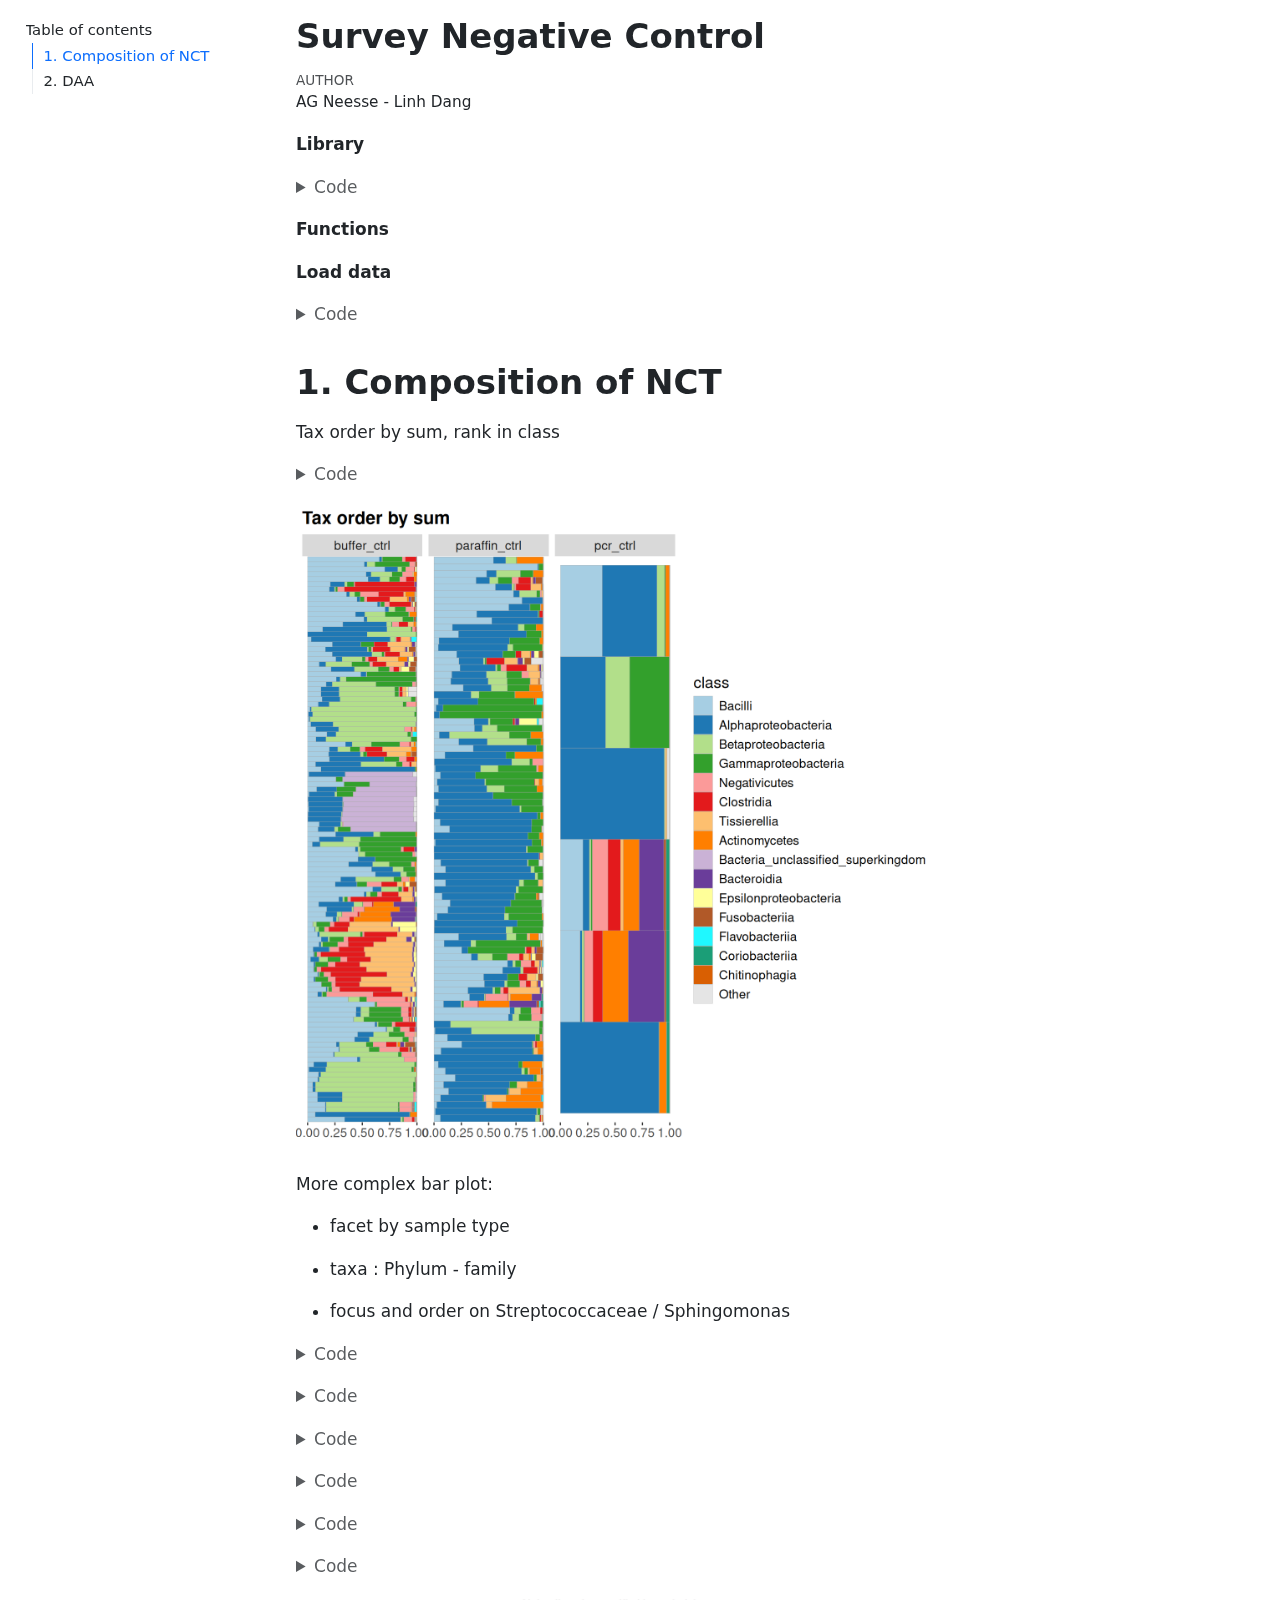
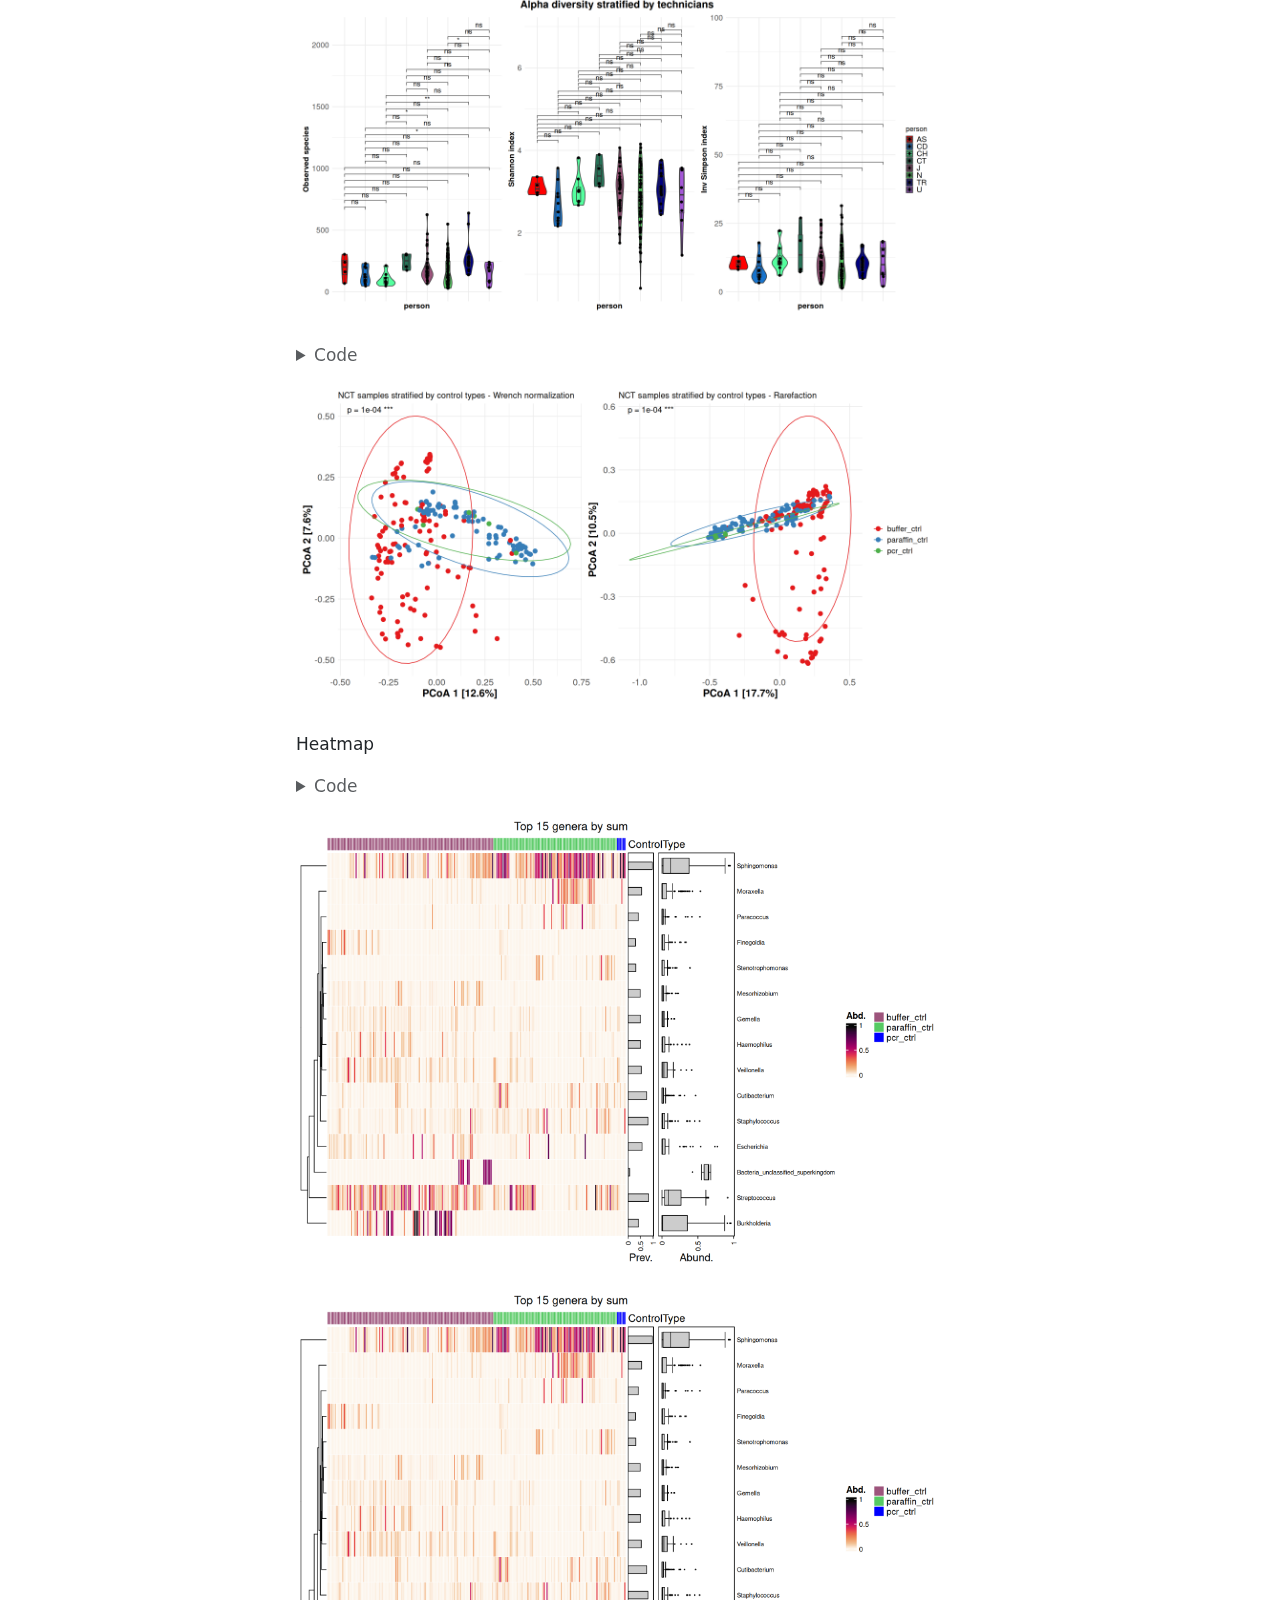
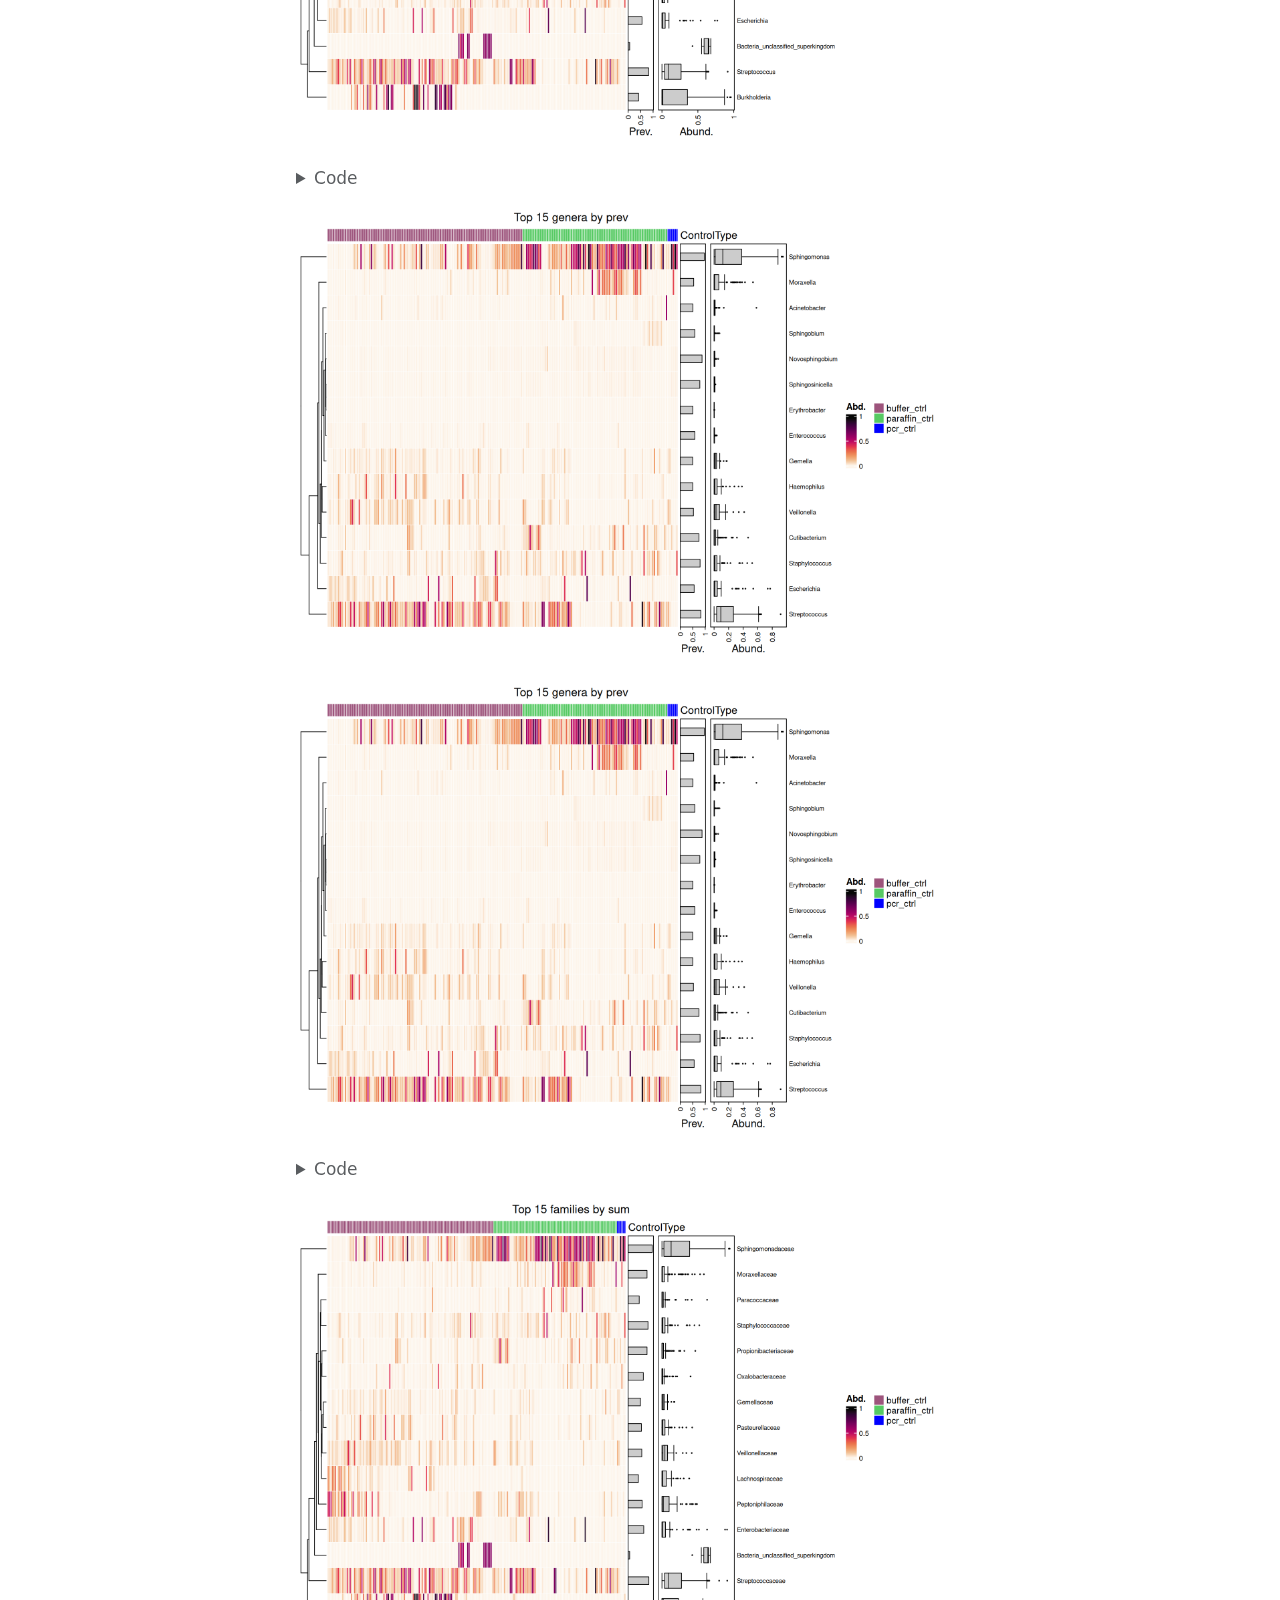
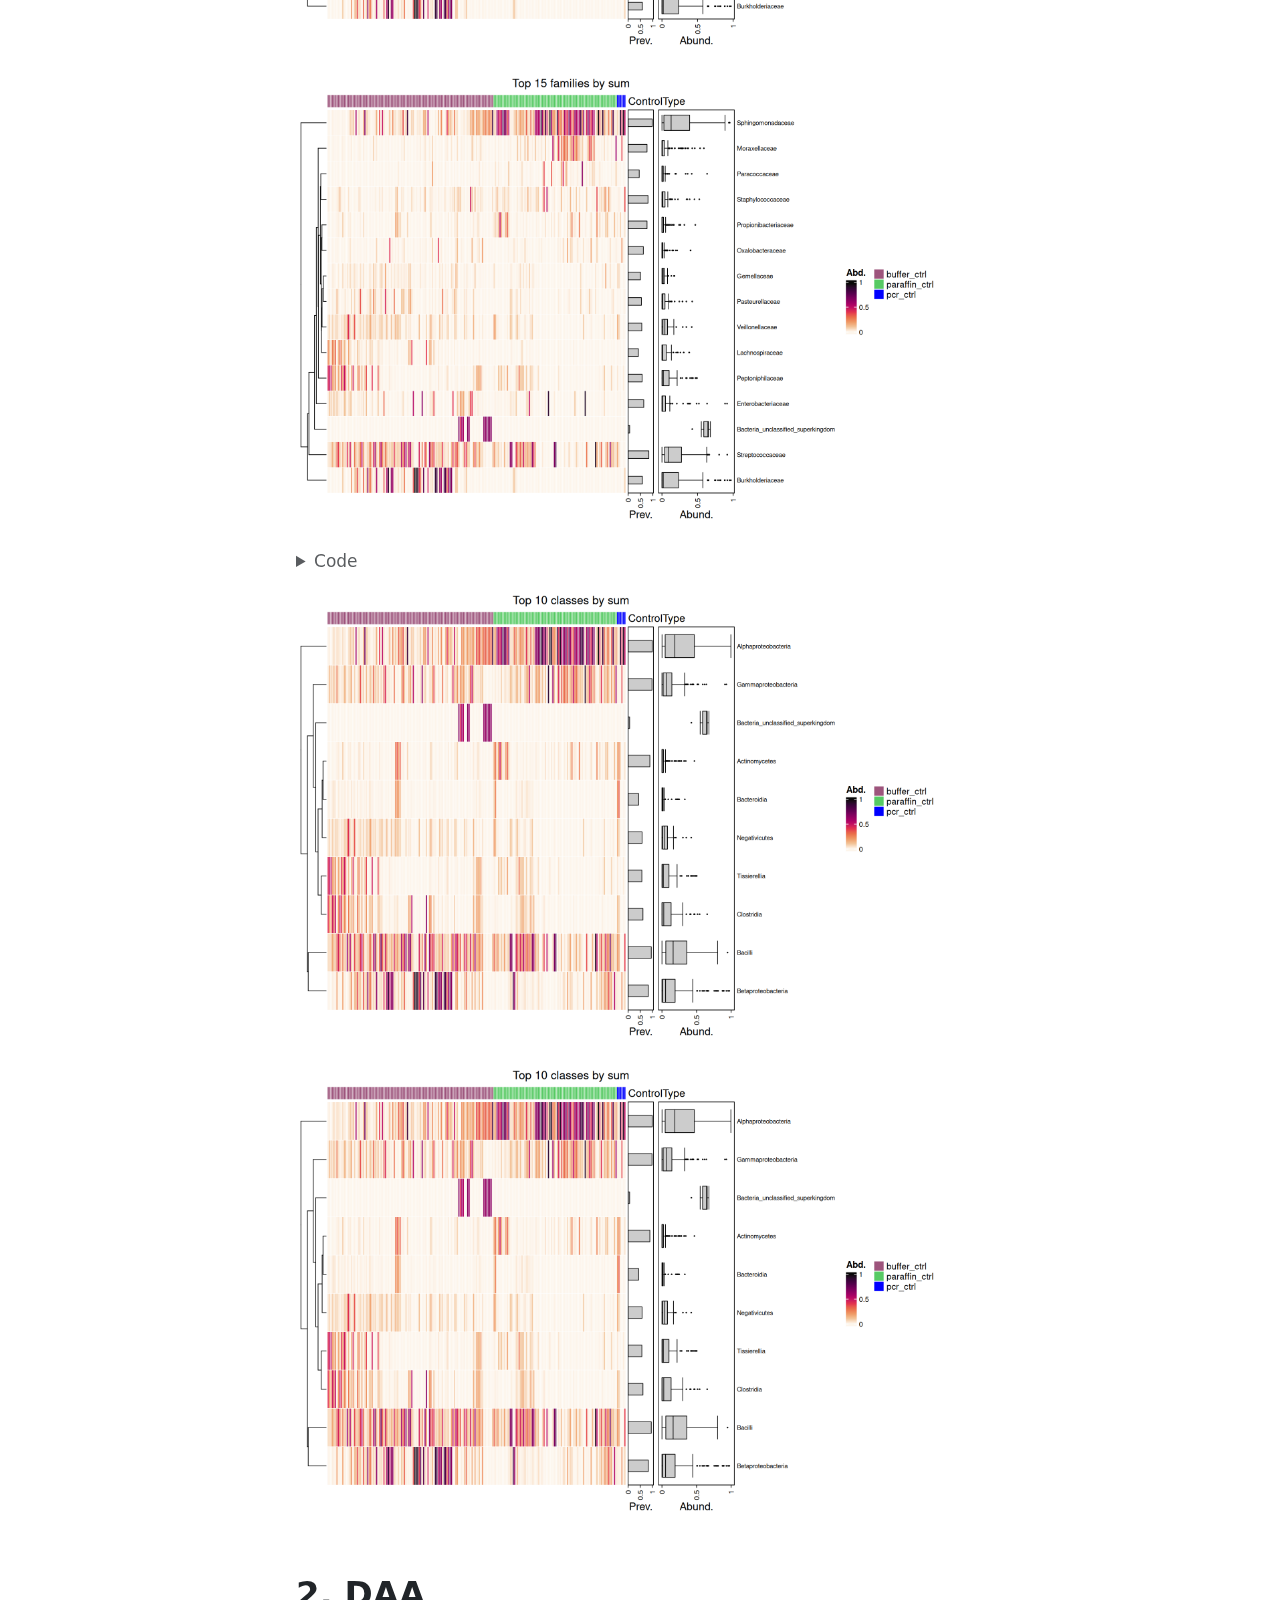
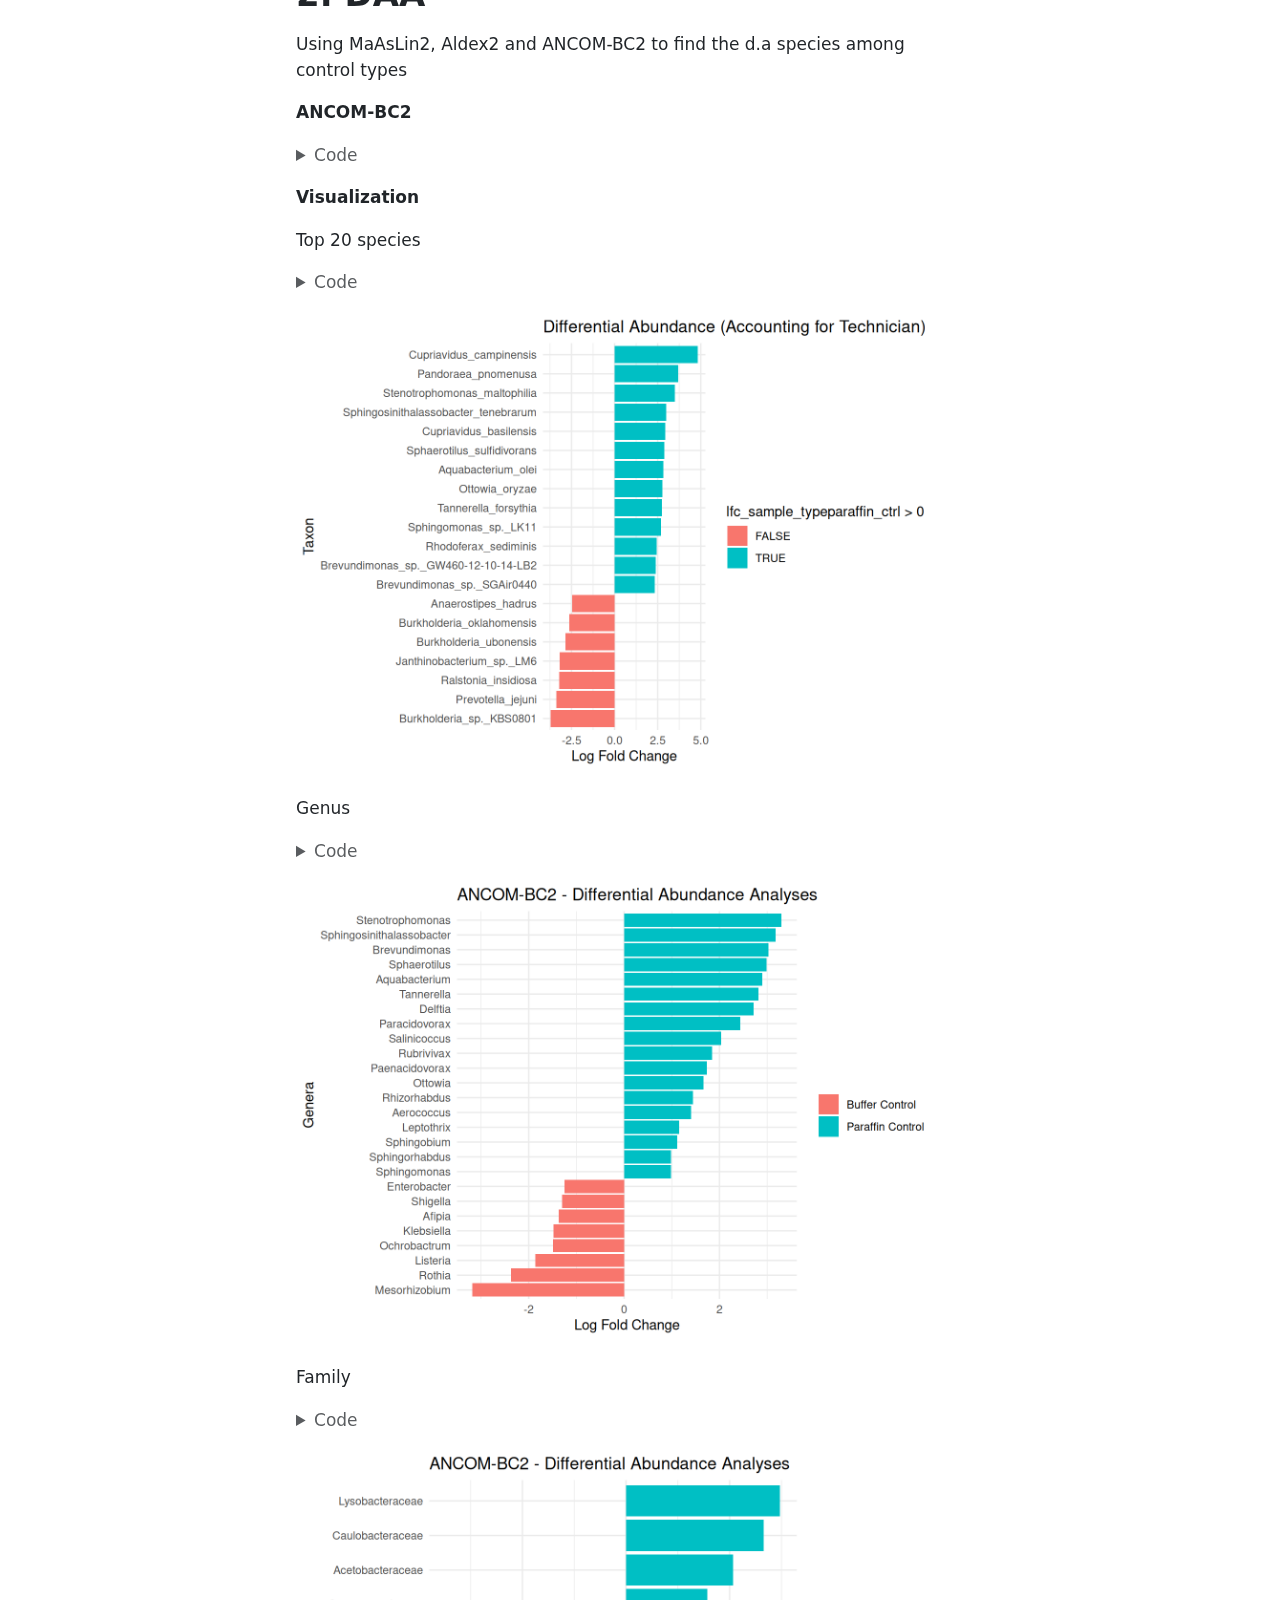
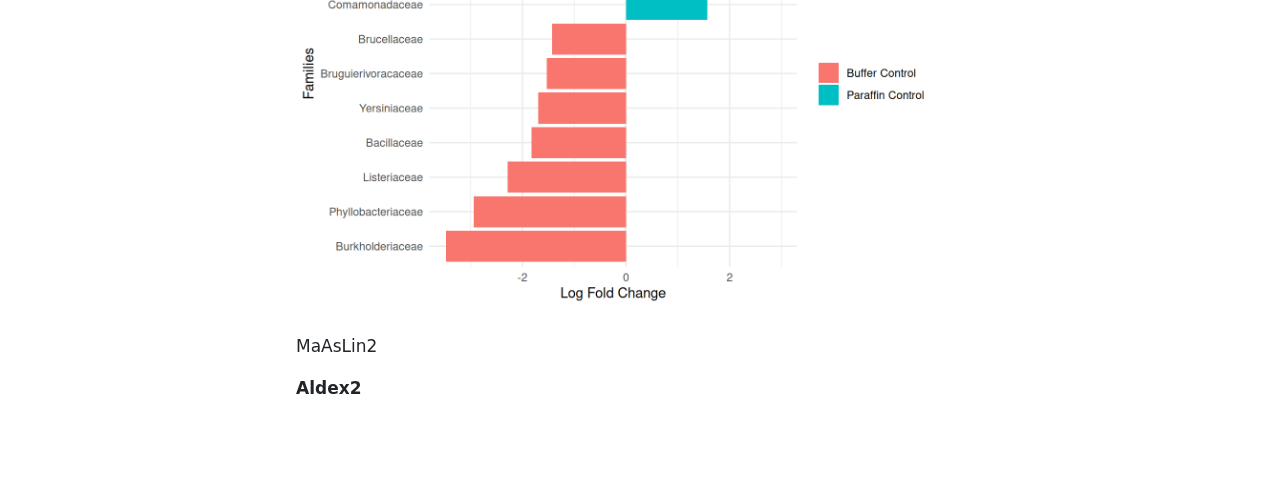
<file: Rscripts/Chap1/Quarto_Doc/Survey_Negative_Control.html>
<!DOCTYPE html>
<html xmlns="http://www.w3.org/1999/xhtml" lang="en" xml:lang="en"><head>

<meta charset="utf-8">
<meta name="generator" content="quarto-1.7.32">

<meta name="viewport" content="width=device-width, initial-scale=1.0, user-scalable=yes">

<meta name="author" content="AG Neesse - Linh Dang">

<title>Survey Negative Control</title>
<style>
code{white-space: pre-wrap;}
span.smallcaps{font-variant: small-caps;}
div.columns{display: flex; gap: min(4vw, 1.5em);}
div.column{flex: auto; overflow-x: auto;}
div.hanging-indent{margin-left: 1.5em; text-indent: -1.5em;}
ul.task-list{list-style: none;}
ul.task-list li input[type="checkbox"] {
  width: 0.8em;
  margin: 0 0.8em 0.2em -1em; /* quarto-specific, see https://github.com/quarto-dev/quarto-cli/issues/4556 */ 
  vertical-align: middle;
}
/* CSS for syntax highlighting */
html { -webkit-text-size-adjust: 100%; }
pre > code.sourceCode { white-space: pre; position: relative; }
pre > code.sourceCode > span { display: inline-block; line-height: 1.25; }
pre > code.sourceCode > span:empty { height: 1.2em; }
.sourceCode { overflow: visible; }
code.sourceCode > span { color: inherit; text-decoration: inherit; }
div.sourceCode { margin: 1em 0; }
pre.sourceCode { margin: 0; }
@media screen {
div.sourceCode { overflow: auto; }
}
@media print {
pre > code.sourceCode { white-space: pre-wrap; }
pre > code.sourceCode > span { text-indent: -5em; padding-left: 5em; }
}
pre.numberSource code
  { counter-reset: source-line 0; }
pre.numberSource code > span
  { position: relative; left: -4em; counter-increment: source-line; }
pre.numberSource code > span > a:first-child::before
  { content: counter(source-line);
    position: relative; left: -1em; text-align: right; vertical-align: baseline;
    border: none; display: inline-block;
    -webkit-touch-callout: none; -webkit-user-select: none;
    -khtml-user-select: none; -moz-user-select: none;
    -ms-user-select: none; user-select: none;
    padding: 0 4px; width: 4em;
  }
pre.numberSource { margin-left: 3em;  padding-left: 4px; }
div.sourceCode
  {   }
@media screen {
pre > code.sourceCode > span > a:first-child::before { text-decoration: underline; }
}
</style>


<script src="Survey_Negative_Control_files/libs/clipboard/clipboard.min.js"></script>
<script src="Survey_Negative_Control_files/libs/quarto-html/quarto.js" type="module"></script>
<script src="Survey_Negative_Control_files/libs/quarto-html/tabsets/tabsets.js" type="module"></script>
<script src="Survey_Negative_Control_files/libs/quarto-html/popper.min.js"></script>
<script src="Survey_Negative_Control_files/libs/quarto-html/tippy.umd.min.js"></script>
<script src="Survey_Negative_Control_files/libs/quarto-html/anchor.min.js"></script>
<link href="Survey_Negative_Control_files/libs/quarto-html/tippy.css" rel="stylesheet">
<link href="Survey_Negative_Control_files/libs/quarto-html/quarto-syntax-highlighting-37eea08aefeeee20ff55810ff984fec1.css" rel="stylesheet" id="quarto-text-highlighting-styles">
<script src="Survey_Negative_Control_files/libs/bootstrap/bootstrap.min.js"></script>
<link href="Survey_Negative_Control_files/libs/bootstrap/bootstrap-icons.css" rel="stylesheet">
<link href="Survey_Negative_Control_files/libs/bootstrap/bootstrap-d03b6de9e256e2f74f8402c231d68313.min.css" rel="stylesheet" append-hash="true" id="quarto-bootstrap" data-mode="light">


</head>

<body class="quarto-light">

<div id="quarto-content" class="page-columns page-rows-contents page-layout-article toc-left">
<div id="quarto-sidebar-toc-left" class="sidebar toc-left">
  <nav id="TOC" role="doc-toc" class="toc-active">
    <h2 id="toc-title">Table of contents</h2>
   
  <ul>
  <li><a href="#composition-of-nct" id="toc-composition-of-nct" class="nav-link active" data-scroll-target="#composition-of-nct">1. Composition of NCT</a></li>
  <li><a href="#daa" id="toc-daa" class="nav-link" data-scroll-target="#daa">2. DAA</a></li>
  </ul>
</nav>
</div>
<div id="quarto-margin-sidebar" class="sidebar margin-sidebar zindex-bottom">
</div>
<main class="content" id="quarto-document-content">

<header id="title-block-header" class="quarto-title-block default">
<div class="quarto-title">
<h1 class="title">Survey Negative Control</h1>
</div>



<div class="quarto-title-meta">

    <div>
    <div class="quarto-title-meta-heading">Author</div>
    <div class="quarto-title-meta-contents">
             <p>AG Neesse - Linh Dang </p>
          </div>
  </div>
    
  
    
  </div>
  


</header>


<p><strong>Library</strong></p>
<div class="cell">
<details class="code-fold">
<summary>Code</summary>
<div class="sourceCode cell-code" id="cb1"><pre class="sourceCode r code-with-copy"><code class="sourceCode r"><span id="cb1-1"><a href="#cb1-1" aria-hidden="true" tabindex="-1"></a><span class="fu">library</span>(phyloseq)</span>
<span id="cb1-2"><a href="#cb1-2" aria-hidden="true" tabindex="-1"></a><span class="fu">library</span>(reshape2)</span>
<span id="cb1-3"><a href="#cb1-3" aria-hidden="true" tabindex="-1"></a><span class="fu">library</span>(microViz)</span>
<span id="cb1-4"><a href="#cb1-4" aria-hidden="true" tabindex="-1"></a><span class="fu">library</span>(microbiome)</span>
<span id="cb1-5"><a href="#cb1-5" aria-hidden="true" tabindex="-1"></a><span class="fu">library</span>(vegan)</span>
<span id="cb1-6"><a href="#cb1-6" aria-hidden="true" tabindex="-1"></a><span class="fu">library</span>(lme4)       <span class="co"># Linear Mixed Models (for repeated measures)</span></span>
<span id="cb1-7"><a href="#cb1-7" aria-hidden="true" tabindex="-1"></a><span class="fu">library</span>(lmerTest)   <span class="co"># P-values for Mixed Models</span></span>
<span id="cb1-8"><a href="#cb1-8" aria-hidden="true" tabindex="-1"></a><span class="fu">library</span>(emmeans)    <span class="co"># Pairwise comparisons</span></span>
<span id="cb1-9"><a href="#cb1-9" aria-hidden="true" tabindex="-1"></a><span class="fu">library</span>(Wrench)</span>
<span id="cb1-10"><a href="#cb1-10" aria-hidden="true" tabindex="-1"></a><span class="fu">library</span>(rstatix)</span>
<span id="cb1-11"><a href="#cb1-11" aria-hidden="true" tabindex="-1"></a><span class="fu">library</span>(ggpubr)</span>
<span id="cb1-12"><a href="#cb1-12" aria-hidden="true" tabindex="-1"></a><span class="fu">library</span>(tidyverse)</span>
<span id="cb1-13"><a href="#cb1-13" aria-hidden="true" tabindex="-1"></a><span class="fu">library</span>(VennDiagram)</span>
<span id="cb1-14"><a href="#cb1-14" aria-hidden="true" tabindex="-1"></a><span class="fu">library</span>(ComplexUpset)</span>
<span id="cb1-15"><a href="#cb1-15" aria-hidden="true" tabindex="-1"></a><span class="fu">rm</span>(<span class="at">list =</span> <span class="fu">ls</span>())</span></code><button title="Copy to Clipboard" class="code-copy-button"><i class="bi"></i></button></pre></div>
</details>
</div>
<p><strong>Functions</strong></p>
<p><strong>Load data</strong></p>
<div class="cell">
<details class="code-fold">
<summary>Code</summary>
<div class="sourceCode cell-code" id="cb2"><pre class="sourceCode r code-with-copy"><code class="sourceCode r"><span id="cb2-1"><a href="#cb2-1" aria-hidden="true" tabindex="-1"></a>pseq <span class="ot">&lt;-</span> rprojroot<span class="sc">::</span><span class="fu">find_rstudio_root_file</span>() <span class="sc">%&gt;%</span> </span>
<span id="cb2-2"><a href="#cb2-2" aria-hidden="true" tabindex="-1"></a>  <span class="fu">file.path</span>(<span class="st">"data/Chap1/NCTs_v7.rds"</span>) <span class="sc">%&gt;%</span> </span>
<span id="cb2-3"><a href="#cb2-3" aria-hidden="true" tabindex="-1"></a>  <span class="fu">readRDS</span>()</span></code><button title="Copy to Clipboard" class="code-copy-button"><i class="bi"></i></button></pre></div>
</details>
</div>
<section id="composition-of-nct" class="level1">
<h1>1. Composition of NCT</h1>
<p>Tax order by sum, rank in class</p>
<div class="cell" data-fig-lightbox="true">
<details class="code-fold">
<summary>Code</summary>
<div class="sourceCode cell-code" id="cb3"><pre class="sourceCode r code-with-copy"><code class="sourceCode r"><span id="cb3-1"><a href="#cb3-1" aria-hidden="true" tabindex="-1"></a><span class="fu">CompositionalPlot_microViz</span>(pseq, <span class="at">target_rank =</span> <span class="st">"class"</span>, <span class="at">facet =</span> <span class="st">"sample_type"</span>, <span class="at">num =</span> <span class="dv">15</span>, <span class="at">tax_order =</span> sum, <span class="at">my_title =</span> <span class="st">"Tax order by sum"</span>)</span></code><button title="Copy to Clipboard" class="code-copy-button"><i class="bi"></i></button></pre></div>
</details>
<div class="cell-output-display">
<div>
<figure class="figure">
<p><img src="Survey_Negative_Control_files/figure-html/unnamed-chunk-4-1.png" class="img-fluid figure-img" width="768"></p>
</figure>
</div>
</div>
</div>
<p>More complex bar plot:</p>
<ul>
<li><p>facet by sample type</p></li>
<li><p>taxa : Phylum - family</p></li>
<li><p>focus and order on Streptococcaceae / Sphingomonas</p></li>
</ul>
<div class="cell">
<details class="code-fold">
<summary>Code</summary>
<div class="sourceCode cell-code" id="cb4"><pre class="sourceCode r code-with-copy"><code class="sourceCode r"><span id="cb4-1"><a href="#cb4-1" aria-hidden="true" tabindex="-1"></a><span class="co"># hueRank &lt;- "phylum"</span></span>
<span id="cb4-2"><a href="#cb4-2" aria-hidden="true" tabindex="-1"></a><span class="co"># hueRankPlural &lt;- "hhyla"</span></span>
<span id="cb4-3"><a href="#cb4-3" aria-hidden="true" tabindex="-1"></a><span class="co"># shadeRank &lt;- "family"</span></span>
<span id="cb4-4"><a href="#cb4-4" aria-hidden="true" tabindex="-1"></a><span class="co"># my_order &lt;- c("Pseudomonadota", "Bacillota", "Actinomycetota", "Bacteria_unclassified_superkingdom", "Bacteroidota", "Campylobacterota", "Fusobacteriota", "Cyanobacteriota", "Deinococcota", "Armatimonadota", "Acidobacteriota", "Candidatus Saccharibacteria", "Bdellovibrionota", "Verrucomicrobiota", "Myxococcota", "Gemmatimonadota", "Thermodesulfobacteriota", "Mycoplasmatota", "Spirochaetota", "Synergistota", "Planctomycetota")</span></span>
<span id="cb4-5"><a href="#cb4-5" aria-hidden="true" tabindex="-1"></a><span class="co"># my_order &lt;- c("Bacteroidota", "Acidobacteriota", "Cyanobacteriota")</span></span>
<span id="cb4-6"><a href="#cb4-6" aria-hidden="true" tabindex="-1"></a><span class="co"># </span></span>
<span id="cb4-7"><a href="#cb4-7" aria-hidden="true" tabindex="-1"></a><span class="co"># # Sort phyloseq at lower, and then higher ranks</span></span>
<span id="cb4-8"><a href="#cb4-8" aria-hidden="true" tabindex="-1"></a><span class="co"># pseq2 &lt;- pseq %&gt;%</span></span>
<span id="cb4-9"><a href="#cb4-9" aria-hidden="true" tabindex="-1"></a><span class="co">#   #ps_filter(gender == "male") %&gt;%</span></span>
<span id="cb4-10"><a href="#cb4-10" aria-hidden="true" tabindex="-1"></a><span class="co">#   tax_sort(by = sum, at = shadeRank) %&gt;%</span></span>
<span id="cb4-11"><a href="#cb4-11" aria-hidden="true" tabindex="-1"></a><span class="co">#   tax_sort(by = sum, at = hueRank) %&gt;%</span></span>
<span id="cb4-12"><a href="#cb4-12" aria-hidden="true" tabindex="-1"></a><span class="co">#   tax_agg(rank = shadeRank)</span></span>
<span id="cb4-13"><a href="#cb4-13" aria-hidden="true" tabindex="-1"></a><span class="co"># </span></span>
<span id="cb4-14"><a href="#cb4-14" aria-hidden="true" tabindex="-1"></a><span class="co"># ## sort taxa</span></span>
<span id="cb4-15"><a href="#cb4-15" aria-hidden="true" tabindex="-1"></a><span class="co"># tax_tbl &lt;- tax_tibble(pseq2) %&gt;% </span></span>
<span id="cb4-16"><a href="#cb4-16" aria-hidden="true" tabindex="-1"></a><span class="co">#   dplyr::arrange(match(phylum, my_order)) %&gt;% </span></span>
<span id="cb4-17"><a href="#cb4-17" aria-hidden="true" tabindex="-1"></a><span class="co">#   remove_rownames() %&gt;% </span></span>
<span id="cb4-18"><a href="#cb4-18" aria-hidden="true" tabindex="-1"></a><span class="co">#   column_to_rownames(var = "FeatureID")</span></span>
<span id="cb4-19"><a href="#cb4-19" aria-hidden="true" tabindex="-1"></a><span class="co"># pseq2 &lt;- pseq2 %&gt;% </span></span>
<span id="cb4-20"><a href="#cb4-20" aria-hidden="true" tabindex="-1"></a><span class="co">#   tax_reorder(tax_order = rownames(tax_tbl))</span></span>
<span id="cb4-21"><a href="#cb4-21" aria-hidden="true" tabindex="-1"></a><span class="co"># </span></span>
<span id="cb4-22"><a href="#cb4-22" aria-hidden="true" tabindex="-1"></a><span class="co"># # Specify number of hues and shades desired</span></span>
<span id="cb4-23"><a href="#cb4-23" aria-hidden="true" tabindex="-1"></a><span class="co"># nHues &lt;- 3 # "Other" phyla will be shades of grey</span></span>
<span id="cb4-24"><a href="#cb4-24" aria-hidden="true" tabindex="-1"></a><span class="co"># nShades &lt;- 4 # "Other" families will be the lightest shade of each hue</span></span>
<span id="cb4-25"><a href="#cb4-25" aria-hidden="true" tabindex="-1"></a><span class="co"># </span></span>
<span id="cb4-26"><a href="#cb4-26" aria-hidden="true" tabindex="-1"></a><span class="co"># hierarchicalPalInfo &lt;- data.frame(</span></span>
<span id="cb4-27"><a href="#cb4-27" aria-hidden="true" tabindex="-1"></a><span class="co">#   hue = as.vector(tt_get(pseq2)[, hueRank]),</span></span>
<span id="cb4-28"><a href="#cb4-28" aria-hidden="true" tabindex="-1"></a><span class="co">#   shade = as.vector(tt_get(pseq2)[, shadeRank]),</span></span>
<span id="cb4-29"><a href="#cb4-29" aria-hidden="true" tabindex="-1"></a><span class="co">#   counts = taxa_sums(otu_get(pseq2))</span></span>
<span id="cb4-30"><a href="#cb4-30" aria-hidden="true" tabindex="-1"></a><span class="co"># )</span></span>
<span id="cb4-31"><a href="#cb4-31" aria-hidden="true" tabindex="-1"></a><span class="co"># </span></span>
<span id="cb4-32"><a href="#cb4-32" aria-hidden="true" tabindex="-1"></a><span class="co"># hierarchicalPalInfo &lt;- hierarchicalPalInfo %&gt;%</span></span>
<span id="cb4-33"><a href="#cb4-33" aria-hidden="true" tabindex="-1"></a><span class="co">#   dplyr::mutate(</span></span>
<span id="cb4-34"><a href="#cb4-34" aria-hidden="true" tabindex="-1"></a><span class="co">#     hue = forcats::fct_other(</span></span>
<span id="cb4-35"><a href="#cb4-35" aria-hidden="true" tabindex="-1"></a><span class="co">#       f = hue, keep = unique(hue)[seq_len(nHues)],</span></span>
<span id="cb4-36"><a href="#cb4-36" aria-hidden="true" tabindex="-1"></a><span class="co">#       other_level = paste("Other", hueRankPlural)</span></span>
<span id="cb4-37"><a href="#cb4-37" aria-hidden="true" tabindex="-1"></a><span class="co">#     ),</span></span>
<span id="cb4-38"><a href="#cb4-38" aria-hidden="true" tabindex="-1"></a><span class="co">#     nChrHue = nchar(as.character(hue)), padHue = max(nChrHue) - nChrHue</span></span>
<span id="cb4-39"><a href="#cb4-39" aria-hidden="true" tabindex="-1"></a><span class="co">#   ) %&gt;%</span></span>
<span id="cb4-40"><a href="#cb4-40" aria-hidden="true" tabindex="-1"></a><span class="co">#   dplyr::group_by(hue) %&gt;%</span></span>
<span id="cb4-41"><a href="#cb4-41" aria-hidden="true" tabindex="-1"></a><span class="co">#   dplyr::mutate(</span></span>
<span id="cb4-42"><a href="#cb4-42" aria-hidden="true" tabindex="-1"></a><span class="co">#     shade = forcats::fct_other(</span></span>
<span id="cb4-43"><a href="#cb4-43" aria-hidden="true" tabindex="-1"></a><span class="co">#       f = shade, keep = unique(shade)[seq_len(nShades - 1)],</span></span>
<span id="cb4-44"><a href="#cb4-44" aria-hidden="true" tabindex="-1"></a><span class="co">#       other_level = "Other"</span></span>
<span id="cb4-45"><a href="#cb4-45" aria-hidden="true" tabindex="-1"></a><span class="co">#     )</span></span>
<span id="cb4-46"><a href="#cb4-46" aria-hidden="true" tabindex="-1"></a><span class="co">#   ) %&gt;%</span></span>
<span id="cb4-47"><a href="#cb4-47" aria-hidden="true" tabindex="-1"></a><span class="co">#   dplyr::ungroup() %&gt;%</span></span>
<span id="cb4-48"><a href="#cb4-48" aria-hidden="true" tabindex="-1"></a><span class="co">#   dplyr::mutate(</span></span>
<span id="cb4-49"><a href="#cb4-49" aria-hidden="true" tabindex="-1"></a><span class="co">#     nChrShade = nchar(as.character(shade)), padShade = max(nChrShade) - nChrShade,</span></span>
<span id="cb4-50"><a href="#cb4-50" aria-hidden="true" tabindex="-1"></a><span class="co">#     Taxa = paste0(hue, ": ", strrep(" ", padHue), shade, strrep(" ", padShade))</span></span>
<span id="cb4-51"><a href="#cb4-51" aria-hidden="true" tabindex="-1"></a><span class="co">#   )</span></span></code><button title="Copy to Clipboard" class="code-copy-button"><i class="bi"></i></button></pre></div>
</details>
</div>
<div class="cell">
<details class="code-fold">
<summary>Code</summary>
<div class="sourceCode cell-code" id="cb5"><pre class="sourceCode r code-with-copy"><code class="sourceCode r"><span id="cb5-1"><a href="#cb5-1" aria-hidden="true" tabindex="-1"></a><span class="co"># hierarchicalPalMatrix &lt;- matrix(</span></span>
<span id="cb5-2"><a href="#cb5-2" aria-hidden="true" tabindex="-1"></a><span class="co">#   data = sapply(</span></span>
<span id="cb5-3"><a href="#cb5-3" aria-hidden="true" tabindex="-1"></a><span class="co">#     X = seq(from = 30, to = 75, length.out = nShades),</span></span>
<span id="cb5-4"><a href="#cb5-4" aria-hidden="true" tabindex="-1"></a><span class="co">#     FUN = function(l) scales::hue_pal(l = l, h.start = 30)(n = nHues)</span></span>
<span id="cb5-5"><a href="#cb5-5" aria-hidden="true" tabindex="-1"></a><span class="co">#   ),</span></span>
<span id="cb5-6"><a href="#cb5-6" aria-hidden="true" tabindex="-1"></a><span class="co">#   byrow = TRUE, ncol = nHues</span></span>
<span id="cb5-7"><a href="#cb5-7" aria-hidden="true" tabindex="-1"></a><span class="co"># )</span></span>
<span id="cb5-8"><a href="#cb5-8" aria-hidden="true" tabindex="-1"></a><span class="co"># hierarchicalPalMatrix &lt;- cbind(hierarchicalPalMatrix, grey.colors(n = nShades))</span></span>
<span id="cb5-9"><a href="#cb5-9" aria-hidden="true" tabindex="-1"></a><span class="co"># </span></span>
<span id="cb5-10"><a href="#cb5-10" aria-hidden="true" tabindex="-1"></a><span class="co"># hierarchicalPal &lt;- hierarchicalPalMatrix %&gt;%</span></span>
<span id="cb5-11"><a href="#cb5-11" aria-hidden="true" tabindex="-1"></a><span class="co">#   as.vector() %&gt;%</span></span>
<span id="cb5-12"><a href="#cb5-12" aria-hidden="true" tabindex="-1"></a><span class="co">#   setNames(unique(hierarchicalPalInfo$Taxa))</span></span>
<span id="cb5-13"><a href="#cb5-13" aria-hidden="true" tabindex="-1"></a></span>
<span id="cb5-14"><a href="#cb5-14" aria-hidden="true" tabindex="-1"></a><span class="co">#hierarchicalPal2 &lt;- hierarchicalPal[c(5:8, 1:4, 9:16)] </span></span></code><button title="Copy to Clipboard" class="code-copy-button"><i class="bi"></i></button></pre></div>
</details>
</div>
<div class="cell">
<details class="code-fold">
<summary>Code</summary>
<div class="sourceCode cell-code" id="cb6"><pre class="sourceCode r code-with-copy"><code class="sourceCode r"><span id="cb6-1"><a href="#cb6-1" aria-hidden="true" tabindex="-1"></a><span class="co"># tax_palette_plot(hierarchicalPal[!is.na(names(hierarchicalPal))]) +</span></span>
<span id="cb6-2"><a href="#cb6-2" aria-hidden="true" tabindex="-1"></a><span class="co">#   theme(axis.text.y.left = element_text(family = "mono"))</span></span></code><button title="Copy to Clipboard" class="code-copy-button"><i class="bi"></i></button></pre></div>
</details>
</div>
<div class="cell" data-fig-lightbox="true">
<details class="code-fold">
<summary>Code</summary>
<div class="sourceCode cell-code" id="cb7"><pre class="sourceCode r code-with-copy"><code class="sourceCode r"><span id="cb7-1"><a href="#cb7-1" aria-hidden="true" tabindex="-1"></a><span class="co"># pseq2 %&gt;%</span></span>
<span id="cb7-2"><a href="#cb7-2" aria-hidden="true" tabindex="-1"></a><span class="co">#   ps_get() %&gt;%</span></span>
<span id="cb7-3"><a href="#cb7-3" aria-hidden="true" tabindex="-1"></a><span class="co">#   tax_mutate("Phylum: Family" = hierarchicalPalInfo$Taxa, .keep = "none") %&gt;%</span></span>
<span id="cb7-4"><a href="#cb7-4" aria-hidden="true" tabindex="-1"></a><span class="co">#   tax_transform("compositional") %&gt;%</span></span>
<span id="cb7-5"><a href="#cb7-5" aria-hidden="true" tabindex="-1"></a><span class="co">#   ps_arrange(desc(Sphingomonadaceae), .target = "otu_table") %&gt;% </span></span>
<span id="cb7-6"><a href="#cb7-6" aria-hidden="true" tabindex="-1"></a><span class="co">#   comp_barplot(</span></span>
<span id="cb7-7"><a href="#cb7-7" aria-hidden="true" tabindex="-1"></a><span class="co">#     tax_level = "Phylum: Family", n_taxa = length(hierarchicalPal),</span></span>
<span id="cb7-8"><a href="#cb7-8" aria-hidden="true" tabindex="-1"></a><span class="co">#     #tax_order = "asis",</span></span>
<span id="cb7-9"><a href="#cb7-9" aria-hidden="true" tabindex="-1"></a><span class="co">#     sample_order = "asis", counts_warn = FALSE,</span></span>
<span id="cb7-10"><a href="#cb7-10" aria-hidden="true" tabindex="-1"></a><span class="co">#     tax_order = "asis", </span></span>
<span id="cb7-11"><a href="#cb7-11" aria-hidden="true" tabindex="-1"></a><span class="co">#     palette = hierarchicalPal, bar_width = 0.975</span></span>
<span id="cb7-12"><a href="#cb7-12" aria-hidden="true" tabindex="-1"></a><span class="co">#   ) +</span></span>
<span id="cb7-13"><a href="#cb7-13" aria-hidden="true" tabindex="-1"></a><span class="co">#   coord_flip() +</span></span>
<span id="cb7-14"><a href="#cb7-14" aria-hidden="true" tabindex="-1"></a><span class="co">#   #theme(legend.text = element_text(family = "mono")) # for text alignment</span></span>
<span id="cb7-15"><a href="#cb7-15" aria-hidden="true" tabindex="-1"></a><span class="co">#   facet_wrap("sample_type", nrow = 1, scales = "free") +</span></span>
<span id="cb7-16"><a href="#cb7-16" aria-hidden="true" tabindex="-1"></a><span class="co">#   labs(x = NULL, y = NULL) +</span></span>
<span id="cb7-17"><a href="#cb7-17" aria-hidden="true" tabindex="-1"></a><span class="co">#   theme(axis.text.y = element_blank(), </span></span>
<span id="cb7-18"><a href="#cb7-18" aria-hidden="true" tabindex="-1"></a><span class="co">#         axis.ticks.y = element_blank(),</span></span>
<span id="cb7-19"><a href="#cb7-19" aria-hidden="true" tabindex="-1"></a><span class="co">#         text = element_text(size = 14),</span></span>
<span id="cb7-20"><a href="#cb7-20" aria-hidden="true" tabindex="-1"></a><span class="co">#         plot.title = element_text(size=16, face="bold"))</span></span></code><button title="Copy to Clipboard" class="code-copy-button"><i class="bi"></i></button></pre></div>
</details>
</div>
<div class="cell" data-fig-lightbox="true">
<details class="code-fold">
<summary>Code</summary>
<div class="sourceCode cell-code" id="cb8"><pre class="sourceCode r code-with-copy"><code class="sourceCode r"><span id="cb8-1"><a href="#cb8-1" aria-hidden="true" tabindex="-1"></a><span class="co"># pseq %&gt;%</span></span>
<span id="cb8-2"><a href="#cb8-2" aria-hidden="true" tabindex="-1"></a><span class="co">#     comp_barplot(</span></span>
<span id="cb8-3"><a href="#cb8-3" aria-hidden="true" tabindex="-1"></a><span class="co">#       tax_level = "class", n_taxa = 10, </span></span>
<span id="cb8-4"><a href="#cb8-4" aria-hidden="true" tabindex="-1"></a><span class="co">#       tax_order = sum, other_name = "Other",</span></span>
<span id="cb8-5"><a href="#cb8-5" aria-hidden="true" tabindex="-1"></a><span class="co">#       #taxon_renamer = function(x) stringr::str_remove(x, " [ae]t rel."),</span></span>
<span id="cb8-6"><a href="#cb8-6" aria-hidden="true" tabindex="-1"></a><span class="co">#       palette = distinct_palette(n = 10, add = "grey90"),</span></span>
<span id="cb8-7"><a href="#cb8-7" aria-hidden="true" tabindex="-1"></a><span class="co">#       merge_other = FALSE, bar_outline_colour = "darkgrey"</span></span>
<span id="cb8-8"><a href="#cb8-8" aria-hidden="true" tabindex="-1"></a><span class="co">#     ) +</span></span>
<span id="cb8-9"><a href="#cb8-9" aria-hidden="true" tabindex="-1"></a><span class="co">#     coord_flip() +</span></span>
<span id="cb8-10"><a href="#cb8-10" aria-hidden="true" tabindex="-1"></a><span class="co">#     ggtitle(paste0("my_title"))+</span></span>
<span id="cb8-11"><a href="#cb8-11" aria-hidden="true" tabindex="-1"></a><span class="co">#     facet_wrap("sample_type", nrow = 1, scales = "free") +</span></span>
<span id="cb8-12"><a href="#cb8-12" aria-hidden="true" tabindex="-1"></a><span class="co">#     labs(x = NULL, y = NULL) +</span></span>
<span id="cb8-13"><a href="#cb8-13" aria-hidden="true" tabindex="-1"></a><span class="co">#     theme(axis.text.y = element_blank(), </span></span>
<span id="cb8-14"><a href="#cb8-14" aria-hidden="true" tabindex="-1"></a><span class="co">#           axis.ticks.y = element_blank(),</span></span>
<span id="cb8-15"><a href="#cb8-15" aria-hidden="true" tabindex="-1"></a><span class="co">#           text = element_text(size = 14),</span></span>
<span id="cb8-16"><a href="#cb8-16" aria-hidden="true" tabindex="-1"></a><span class="co">#           plot.title = element_text(size=16, face="bold"))</span></span></code><button title="Copy to Clipboard" class="code-copy-button"><i class="bi"></i></button></pre></div>
</details>
</div>
<div class="cell" data-fig-lightbox="true">
<details class="code-fold">
<summary>Code</summary>
<div class="sourceCode cell-code" id="cb9"><pre class="sourceCode r code-with-copy"><code class="sourceCode r"><span id="cb9-1"><a href="#cb9-1" aria-hidden="true" tabindex="-1"></a><span class="fu">CompositionalPlot_Viz_v02</span>(pseq, <span class="at">supper_rank =</span> <span class="st">"phylum"</span>, <span class="at">smaller_rank =</span> <span class="st">"family"</span>, <span class="at">target_taxa_name =</span> <span class="st">"Sphingomonadaceae"</span>, <span class="at">supper_rank_list =</span> <span class="fu">c</span>(<span class="st">"Pseudomonadota"</span>, <span class="st">"Bacillota"</span>, <span class="st">"Actinomycetota"</span>), <span class="at">facet =</span> <span class="st">"sample_type"</span>, <span class="at">each_num =</span> <span class="dv">4</span>, <span class="at">tax_order_by =</span> sum, <span class="at">my_title =</span> <span class="st">"Order by sum"</span>)</span></code><button title="Copy to Clipboard" class="code-copy-button"><i class="bi"></i></button></pre></div>
</details>
<div class="cell-output-display">
<div>
<figure class="figure">
<p><img src="Survey_Negative_Control_files/figure-html/unnamed-chunk-10-1.png" class="img-fluid figure-img" width="960"></p>
</figure>
</div>
</div>
</div>
<div class="cell" data-fig-lightbox="true">
<details class="code-fold">
<summary>Code</summary>
<div class="sourceCode cell-code" id="cb10"><pre class="sourceCode r code-with-copy"><code class="sourceCode r"><span id="cb10-1"><a href="#cb10-1" aria-hidden="true" tabindex="-1"></a><span class="fu">CompositionalPlot_Viz_v02</span>(pseq, <span class="at">supper_rank =</span> <span class="st">"phylum"</span>, <span class="at">smaller_rank =</span> <span class="st">"family"</span>, <span class="at">target_taxa_name =</span> <span class="st">"Sphingomonadaceae"</span>, <span class="at">supper_rank_list =</span> <span class="fu">c</span>(<span class="st">"Pseudomonadota"</span>, <span class="st">"Bacillota"</span>, <span class="st">"Actinomycetota"</span>), <span class="at">facet =</span> <span class="st">"sample_type"</span>, <span class="at">each_num =</span> <span class="dv">4</span>, <span class="at">tax_order_by =</span> prev, <span class="at">my_title =</span> <span class="st">"Order by prevalence"</span>)</span></code><button title="Copy to Clipboard" class="code-copy-button"><i class="bi"></i></button></pre></div>
</details>
<div class="cell-output-display">
<div>
<figure class="figure">
<p><img src="Survey_Negative_Control_files/figure-html/unnamed-chunk-11-1.png" class="img-fluid figure-img" width="960"></p>
</figure>
</div>
</div>
</div>
<p>Heatmap</p>
<div class="cell" data-fig-lightbox="true">
<details class="code-fold">
<summary>Code</summary>
<div class="sourceCode cell-code" id="cb11"><pre class="sourceCode r code-with-copy"><code class="sourceCode r"><span id="cb11-1"><a href="#cb11-1" aria-hidden="true" tabindex="-1"></a><span class="fu">HeatMap_MicroViz</span>(<span class="at">ps =</span> pseq, <span class="at">rnk =</span> <span class="st">"genus"</span>, <span class="at">tax_trans =</span> <span class="st">"compositional"</span>, <span class="at">tax_order_by =</span> sum, <span class="at">n_taxa =</span> <span class="dv">15</span>, <span class="at">my_title =</span> <span class="st">"Top 15 genera by sum"</span>)</span></code><button title="Copy to Clipboard" class="code-copy-button"><i class="bi"></i></button></pre></div>
</details>
<div class="cell-output-display">
<div>
<figure class="figure">
<p><img src="Survey_Negative_Control_files/figure-html/unnamed-chunk-12-1.png" class="img-fluid figure-img" width="960"></p>
</figure>
</div>
</div>
<div class="cell-output-display">
<div>
<figure class="figure">
<p><img src="Survey_Negative_Control_files/figure-html/unnamed-chunk-12-2.png" class="img-fluid figure-img" width="960"></p>
</figure>
</div>
</div>
</div>
<div class="cell" data-fig-lightbox="true">
<details class="code-fold">
<summary>Code</summary>
<div class="sourceCode cell-code" id="cb12"><pre class="sourceCode r code-with-copy"><code class="sourceCode r"><span id="cb12-1"><a href="#cb12-1" aria-hidden="true" tabindex="-1"></a><span class="fu">HeatMap_MicroViz</span>(<span class="at">ps =</span> pseq, <span class="at">rnk =</span> <span class="st">"genus"</span>, <span class="at">tax_trans =</span> <span class="st">"compositional"</span>, <span class="at">tax_order_by =</span> prev, <span class="at">n_taxa =</span> <span class="dv">15</span>, <span class="at">my_title =</span> <span class="st">"Top 15 genera by prev"</span>)</span></code><button title="Copy to Clipboard" class="code-copy-button"><i class="bi"></i></button></pre></div>
</details>
<div class="cell-output-display">
<div>
<figure class="figure">
<p><img src="Survey_Negative_Control_files/figure-html/unnamed-chunk-13-1.png" class="img-fluid figure-img" width="960"></p>
</figure>
</div>
</div>
<div class="cell-output-display">
<div>
<figure class="figure">
<p><img src="Survey_Negative_Control_files/figure-html/unnamed-chunk-13-2.png" class="img-fluid figure-img" width="960"></p>
</figure>
</div>
</div>
</div>
<div class="cell" data-fig-lightbox="true">
<details class="code-fold">
<summary>Code</summary>
<div class="sourceCode cell-code" id="cb13"><pre class="sourceCode r code-with-copy"><code class="sourceCode r"><span id="cb13-1"><a href="#cb13-1" aria-hidden="true" tabindex="-1"></a><span class="fu">HeatMap_MicroViz</span>(<span class="at">ps =</span> pseq, <span class="at">rnk =</span> <span class="st">"family"</span>, <span class="at">tax_trans =</span> <span class="st">"compositional"</span>, <span class="at">tax_order_by =</span> sum, <span class="at">n_taxa =</span> <span class="dv">15</span>, <span class="at">my_title =</span> <span class="st">"Top 15 families by sum"</span>)</span></code><button title="Copy to Clipboard" class="code-copy-button"><i class="bi"></i></button></pre></div>
</details>
<div class="cell-output-display">
<div>
<figure class="figure">
<p><img src="Survey_Negative_Control_files/figure-html/unnamed-chunk-14-1.png" class="img-fluid figure-img" width="960"></p>
</figure>
</div>
</div>
<div class="cell-output-display">
<div>
<figure class="figure">
<p><img src="Survey_Negative_Control_files/figure-html/unnamed-chunk-14-2.png" class="img-fluid figure-img" width="960"></p>
</figure>
</div>
</div>
</div>
<div class="cell" data-fig-lightbox="true">
<details class="code-fold">
<summary>Code</summary>
<div class="sourceCode cell-code" id="cb14"><pre class="sourceCode r code-with-copy"><code class="sourceCode r"><span id="cb14-1"><a href="#cb14-1" aria-hidden="true" tabindex="-1"></a><span class="fu">HeatMap_MicroViz</span>(<span class="at">ps =</span> pseq, <span class="at">rnk =</span> <span class="st">"class"</span>, <span class="at">tax_trans =</span> <span class="st">"compositional"</span>, <span class="at">tax_order_by =</span> sum, <span class="at">n_taxa =</span> <span class="dv">10</span>, <span class="at">my_title =</span> <span class="st">"Top 10 classes by sum"</span>)</span></code><button title="Copy to Clipboard" class="code-copy-button"><i class="bi"></i></button></pre></div>
</details>
<div class="cell-output-display">
<div>
<figure class="figure">
<p><img src="Survey_Negative_Control_files/figure-html/unnamed-chunk-15-1.png" class="img-fluid figure-img" width="960"></p>
</figure>
</div>
</div>
<div class="cell-output-display">
<div>
<figure class="figure">
<p><img src="Survey_Negative_Control_files/figure-html/unnamed-chunk-15-2.png" class="img-fluid figure-img" width="960"></p>
</figure>
</div>
</div>
</div>
</section>
<section id="daa" class="level1">
<h1>2. DAA</h1>
<p>Using MaAsLin2, Aldex2 and ANCOM-BC2 to find the d.a species among control types</p>
<p><strong>ANCOM-BC2</strong></p>
<div class="cell">
<details class="code-fold">
<summary>Code</summary>
<div class="sourceCode cell-code" id="cb15"><pre class="sourceCode r code-with-copy"><code class="sourceCode r"><span id="cb15-1"><a href="#cb15-1" aria-hidden="true" tabindex="-1"></a><span class="fu">require</span>(ANCOMBC)</span>
<span id="cb15-2"><a href="#cb15-2" aria-hidden="true" tabindex="-1"></a></span>
<span id="cb15-3"><a href="#cb15-3" aria-hidden="true" tabindex="-1"></a><span class="co"># res &lt;- pseq %&gt;% ps_filter(person != "unknown") %&gt;% </span></span>
<span id="cb15-4"><a href="#cb15-4" aria-hidden="true" tabindex="-1"></a><span class="co">#   ps_filter(sample_type != "pcr_ctrl") %&gt;% </span></span>
<span id="cb15-5"><a href="#cb15-5" aria-hidden="true" tabindex="-1"></a><span class="co">#   tax_filter(min_prevalence = 0.05, min_total_abundance = 1e-5, prev_detection_threshold = 2) %&gt;% </span></span>
<span id="cb15-6"><a href="#cb15-6" aria-hidden="true" tabindex="-1"></a><span class="co">#   tax_agg(rank = "family") %&gt;% </span></span>
<span id="cb15-7"><a href="#cb15-7" aria-hidden="true" tabindex="-1"></a><span class="co">#   ancombc2(</span></span>
<span id="cb15-8"><a href="#cb15-8" aria-hidden="true" tabindex="-1"></a><span class="co">#   data = .,</span></span>
<span id="cb15-9"><a href="#cb15-9" aria-hidden="true" tabindex="-1"></a><span class="co">#   rank = "family",</span></span>
<span id="cb15-10"><a href="#cb15-10" aria-hidden="true" tabindex="-1"></a><span class="co">#   fix_formula = "sample_type",</span></span>
<span id="cb15-11"><a href="#cb15-11" aria-hidden="true" tabindex="-1"></a><span class="co">#   rand_formula = "(1|person)",</span></span>
<span id="cb15-12"><a href="#cb15-12" aria-hidden="true" tabindex="-1"></a><span class="co">#   group = NULL,             # Variable for multi-group comparison/structural zeros</span></span>
<span id="cb15-13"><a href="#cb15-13" aria-hidden="true" tabindex="-1"></a><span class="co">#   struc_zero = FALSE,               # Recommended to detect absolute presence/absence</span></span>
<span id="cb15-14"><a href="#cb15-14" aria-hidden="true" tabindex="-1"></a><span class="co">#   neg_lb = TRUE,                   # Better structural zero detection for larger samples</span></span>
<span id="cb15-15"><a href="#cb15-15" aria-hidden="true" tabindex="-1"></a><span class="co">#   alpha = 0.1,                    # Significance level</span></span>
<span id="cb15-16"><a href="#cb15-16" aria-hidden="true" tabindex="-1"></a><span class="co">#   n_cl = 10</span></span>
<span id="cb15-17"><a href="#cb15-17" aria-hidden="true" tabindex="-1"></a><span class="co"># )</span></span>
<span id="cb15-18"><a href="#cb15-18" aria-hidden="true" tabindex="-1"></a><span class="do">## ancombc2_genus.rds: --&gt; rank: genus, min_prevalence = 0.05, min_total_abundance = 1e-5</span></span>
<span id="cb15-19"><a href="#cb15-19" aria-hidden="true" tabindex="-1"></a><span class="do">## ancombc2_species.rds --&gt; rank: species, min_prevalence = 0.05, min_total_abundance = 1e-5, prev_detection_threshold = 2</span></span>
<span id="cb15-20"><a href="#cb15-20" aria-hidden="true" tabindex="-1"></a><span class="do">## ancombc2_family.rds  --&gt; rank: family, min_prevalence = 0.05, min_total_abundance = 1e-5, prev_detection_threshold = 2</span></span>
<span id="cb15-21"><a href="#cb15-21" aria-hidden="true" tabindex="-1"></a><span class="co"># saveRDS(res, "./ancombc2_family.rds")</span></span></code><button title="Copy to Clipboard" class="code-copy-button"><i class="bi"></i></button></pre></div>
</details>
</div>
<p><strong>Visualization</strong></p>
<p>Top 20 species</p>
<div class="cell">
<details class="code-fold">
<summary>Code</summary>
<div class="sourceCode cell-code" id="cb16"><pre class="sourceCode r code-with-copy"><code class="sourceCode r"><span id="cb16-1"><a href="#cb16-1" aria-hidden="true" tabindex="-1"></a>res <span class="ot">&lt;-</span> <span class="fu">readRDS</span>(<span class="st">"./ancombc2_species.rds"</span>)</span>
<span id="cb16-2"><a href="#cb16-2" aria-hidden="true" tabindex="-1"></a>res_prim <span class="ot">&lt;-</span> res<span class="sc">$</span>res</span>
<span id="cb16-3"><a href="#cb16-3" aria-hidden="true" tabindex="-1"></a>sig_taxa <span class="ot">&lt;-</span> res_prim <span class="sc">%&gt;%</span></span>
<span id="cb16-4"><a href="#cb16-4" aria-hidden="true" tabindex="-1"></a>  <span class="fu">filter</span>(p_sample_typeparaffin_ctrl <span class="sc">&lt;=</span><span class="fl">0.05</span>) <span class="sc">%&gt;%</span> </span>
<span id="cb16-5"><a href="#cb16-5" aria-hidden="true" tabindex="-1"></a>  <span class="fu">arrange</span>(<span class="fu">desc</span>(<span class="fu">abs</span>(lfc_sample_typeparaffin_ctrl))) <span class="sc">%&gt;%</span> </span>
<span id="cb16-6"><a href="#cb16-6" aria-hidden="true" tabindex="-1"></a>  <span class="fu">slice_head</span>(<span class="at">n =</span> <span class="dv">20</span>)</span>
<span id="cb16-7"><a href="#cb16-7" aria-hidden="true" tabindex="-1"></a>  <span class="co">#filter(diff_ConditionName == TRUE) %&gt;% # Replace ConditionName with your actual group</span></span>
<span id="cb16-8"><a href="#cb16-8" aria-hidden="true" tabindex="-1"></a>  <span class="co">#arrange(desc(abs(lfc_ConditionName))) %&gt;%</span></span>
<span id="cb16-9"><a href="#cb16-9" aria-hidden="true" tabindex="-1"></a>  <span class="co">#head(20)</span></span>
<span id="cb16-10"><a href="#cb16-10" aria-hidden="true" tabindex="-1"></a></span>
<span id="cb16-11"><a href="#cb16-11" aria-hidden="true" tabindex="-1"></a><span class="co"># Plotting</span></span>
<span id="cb16-12"><a href="#cb16-12" aria-hidden="true" tabindex="-1"></a><span class="fu">ggplot</span>(sig_taxa, <span class="fu">aes</span>(<span class="at">x =</span> <span class="fu">reorder</span>(taxon, lfc_sample_typeparaffin_ctrl), <span class="at">y =</span> lfc_sample_typeparaffin_ctrl, <span class="at">fill =</span> lfc_sample_typeparaffin_ctrl <span class="sc">&gt;</span> <span class="dv">0</span>)) <span class="sc">+</span></span>
<span id="cb16-13"><a href="#cb16-13" aria-hidden="true" tabindex="-1"></a>  <span class="fu">geom_bar</span>(<span class="at">stat =</span> <span class="st">"identity"</span>) <span class="sc">+</span></span>
<span id="cb16-14"><a href="#cb16-14" aria-hidden="true" tabindex="-1"></a>  <span class="fu">coord_flip</span>() <span class="sc">+</span></span>
<span id="cb16-15"><a href="#cb16-15" aria-hidden="true" tabindex="-1"></a>  <span class="fu">labs</span>(<span class="at">title =</span> <span class="st">"Differential Abundance (Accounting for Technician)"</span>,</span>
<span id="cb16-16"><a href="#cb16-16" aria-hidden="true" tabindex="-1"></a>       <span class="at">x =</span> <span class="st">"Taxon"</span>, <span class="at">y =</span> <span class="st">"Log Fold Change"</span>) <span class="sc">+</span></span>
<span id="cb16-17"><a href="#cb16-17" aria-hidden="true" tabindex="-1"></a>  <span class="fu">theme_minimal</span>()</span></code><button title="Copy to Clipboard" class="code-copy-button"><i class="bi"></i></button></pre></div>
</details>
<div class="cell-output-display">
<div>
<figure class="figure">
<p><img src="Survey_Negative_Control_files/figure-html/unnamed-chunk-17-1.png" class="img-fluid figure-img" width="672"></p>
</figure>
</div>
</div>
</div>
<p>Genus</p>
<div class="cell">
<details class="code-fold">
<summary>Code</summary>
<div class="sourceCode cell-code" id="cb17"><pre class="sourceCode r code-with-copy"><code class="sourceCode r"><span id="cb17-1"><a href="#cb17-1" aria-hidden="true" tabindex="-1"></a>res <span class="ot">&lt;-</span> <span class="fu">readRDS</span>(<span class="st">"./ancombc2_genus.rds"</span>)</span>
<span id="cb17-2"><a href="#cb17-2" aria-hidden="true" tabindex="-1"></a>res_prim <span class="ot">&lt;-</span> res<span class="sc">$</span>res</span>
<span id="cb17-3"><a href="#cb17-3" aria-hidden="true" tabindex="-1"></a>sig_taxa <span class="ot">&lt;-</span> res_prim <span class="sc">%&gt;%</span></span>
<span id="cb17-4"><a href="#cb17-4" aria-hidden="true" tabindex="-1"></a>  <span class="fu">filter</span>(p_sample_typeparaffin_ctrl <span class="sc">&lt;=</span><span class="fl">0.05</span>) <span class="co">#%&gt;% </span></span>
<span id="cb17-5"><a href="#cb17-5" aria-hidden="true" tabindex="-1"></a>  <span class="co">#arrange(desc(abs(lfc_sample_typeparaffin_ctrl))) %&gt;% </span></span>
<span id="cb17-6"><a href="#cb17-6" aria-hidden="true" tabindex="-1"></a>  <span class="co">#slice_head(n = 20)</span></span>
<span id="cb17-7"><a href="#cb17-7" aria-hidden="true" tabindex="-1"></a>  <span class="co">#filter(diff_ConditionName == TRUE) %&gt;% # Replace ConditionName with your actual group</span></span>
<span id="cb17-8"><a href="#cb17-8" aria-hidden="true" tabindex="-1"></a>  <span class="co">#arrange(desc(abs(lfc_ConditionName))) %&gt;%</span></span>
<span id="cb17-9"><a href="#cb17-9" aria-hidden="true" tabindex="-1"></a>  <span class="co">#head(20)</span></span>
<span id="cb17-10"><a href="#cb17-10" aria-hidden="true" tabindex="-1"></a></span>
<span id="cb17-11"><a href="#cb17-11" aria-hidden="true" tabindex="-1"></a><span class="co"># Plotting</span></span>
<span id="cb17-12"><a href="#cb17-12" aria-hidden="true" tabindex="-1"></a><span class="fu">ggplot</span>(sig_taxa, <span class="fu">aes</span>(<span class="at">x =</span> <span class="fu">reorder</span>(taxon, lfc_sample_typeparaffin_ctrl), <span class="at">y =</span> lfc_sample_typeparaffin_ctrl, <span class="at">fill =</span> lfc_sample_typeparaffin_ctrl <span class="sc">&gt;</span> <span class="dv">0</span>)) <span class="sc">+</span></span>
<span id="cb17-13"><a href="#cb17-13" aria-hidden="true" tabindex="-1"></a>  <span class="fu">geom_bar</span>(<span class="at">stat =</span> <span class="st">"identity"</span>) <span class="sc">+</span></span>
<span id="cb17-14"><a href="#cb17-14" aria-hidden="true" tabindex="-1"></a>  <span class="fu">coord_flip</span>() <span class="sc">+</span></span>
<span id="cb17-15"><a href="#cb17-15" aria-hidden="true" tabindex="-1"></a>  <span class="fu">labs</span>(<span class="at">title =</span> <span class="st">"Differential Abundance (Accounting for Technician)"</span>,</span>
<span id="cb17-16"><a href="#cb17-16" aria-hidden="true" tabindex="-1"></a>       <span class="at">x =</span> <span class="st">"Taxon"</span>, <span class="at">y =</span> <span class="st">"Log Fold Change"</span>) <span class="sc">+</span></span>
<span id="cb17-17"><a href="#cb17-17" aria-hidden="true" tabindex="-1"></a>  <span class="fu">theme_minimal</span>()</span></code><button title="Copy to Clipboard" class="code-copy-button"><i class="bi"></i></button></pre></div>
</details>
<div class="cell-output-display">
<div>
<figure class="figure">
<p><img src="Survey_Negative_Control_files/figure-html/unnamed-chunk-18-1.png" class="img-fluid figure-img" width="672"></p>
</figure>
</div>
</div>
</div>
<p>Family</p>
<div class="cell">
<details class="code-fold">
<summary>Code</summary>
<div class="sourceCode cell-code" id="cb18"><pre class="sourceCode r code-with-copy"><code class="sourceCode r"><span id="cb18-1"><a href="#cb18-1" aria-hidden="true" tabindex="-1"></a>res <span class="ot">&lt;-</span> <span class="fu">readRDS</span>(<span class="st">"./ancombc2_family.rds"</span>)</span>
<span id="cb18-2"><a href="#cb18-2" aria-hidden="true" tabindex="-1"></a>res_prim <span class="ot">&lt;-</span> res<span class="sc">$</span>res</span>
<span id="cb18-3"><a href="#cb18-3" aria-hidden="true" tabindex="-1"></a>sig_taxa <span class="ot">&lt;-</span> res_prim <span class="sc">%&gt;%</span></span>
<span id="cb18-4"><a href="#cb18-4" aria-hidden="true" tabindex="-1"></a>  <span class="fu">filter</span>(p_sample_typeparaffin_ctrl <span class="sc">&lt;=</span><span class="fl">0.05</span>) <span class="co">#%&gt;% </span></span>
<span id="cb18-5"><a href="#cb18-5" aria-hidden="true" tabindex="-1"></a>  <span class="co">#arrange(desc(abs(lfc_sample_typeparaffin_ctrl))) %&gt;% </span></span>
<span id="cb18-6"><a href="#cb18-6" aria-hidden="true" tabindex="-1"></a>  <span class="co">#slice_head(n = 20)</span></span>
<span id="cb18-7"><a href="#cb18-7" aria-hidden="true" tabindex="-1"></a>  <span class="co">#filter(diff_ConditionName == TRUE) %&gt;% # Replace ConditionName with your actual group</span></span>
<span id="cb18-8"><a href="#cb18-8" aria-hidden="true" tabindex="-1"></a>  <span class="co">#arrange(desc(abs(lfc_ConditionName))) %&gt;%</span></span>
<span id="cb18-9"><a href="#cb18-9" aria-hidden="true" tabindex="-1"></a>  <span class="co">#head(20)</span></span>
<span id="cb18-10"><a href="#cb18-10" aria-hidden="true" tabindex="-1"></a></span>
<span id="cb18-11"><a href="#cb18-11" aria-hidden="true" tabindex="-1"></a><span class="co"># Plotting</span></span>
<span id="cb18-12"><a href="#cb18-12" aria-hidden="true" tabindex="-1"></a><span class="fu">ggplot</span>(sig_taxa, <span class="fu">aes</span>(<span class="at">x =</span> <span class="fu">reorder</span>(taxon, lfc_sample_typeparaffin_ctrl), <span class="at">y =</span> lfc_sample_typeparaffin_ctrl, <span class="at">fill =</span> lfc_sample_typeparaffin_ctrl <span class="sc">&gt;</span> <span class="dv">0</span>)) <span class="sc">+</span></span>
<span id="cb18-13"><a href="#cb18-13" aria-hidden="true" tabindex="-1"></a>  <span class="fu">geom_bar</span>(<span class="at">stat =</span> <span class="st">"identity"</span>) <span class="sc">+</span></span>
<span id="cb18-14"><a href="#cb18-14" aria-hidden="true" tabindex="-1"></a>  <span class="fu">coord_flip</span>() <span class="sc">+</span></span>
<span id="cb18-15"><a href="#cb18-15" aria-hidden="true" tabindex="-1"></a>  <span class="fu">labs</span>(<span class="at">title =</span> <span class="st">"Differential Abundance (Accounting for Technician)"</span>,</span>
<span id="cb18-16"><a href="#cb18-16" aria-hidden="true" tabindex="-1"></a>       <span class="at">x =</span> <span class="st">"Taxon"</span>, <span class="at">y =</span> <span class="st">"Log Fold Change"</span>) <span class="sc">+</span></span>
<span id="cb18-17"><a href="#cb18-17" aria-hidden="true" tabindex="-1"></a>  <span class="fu">theme_minimal</span>()</span></code><button title="Copy to Clipboard" class="code-copy-button"><i class="bi"></i></button></pre></div>
</details>
<div class="cell-output-display">
<div>
<figure class="figure">
<p><img src="Survey_Negative_Control_files/figure-html/unnamed-chunk-19-1.png" class="img-fluid figure-img" width="672"></p>
</figure>
</div>
</div>
</div>
<p>MaAsLin2</p>
<p><strong>Aldex2</strong></p>
</section>

</main>
<!-- /main column -->
<script id="quarto-html-after-body" type="application/javascript">
  window.document.addEventListener("DOMContentLoaded", function (event) {
    const icon = "";
    const anchorJS = new window.AnchorJS();
    anchorJS.options = {
      placement: 'right',
      icon: icon
    };
    anchorJS.add('.anchored');
    const isCodeAnnotation = (el) => {
      for (const clz of el.classList) {
        if (clz.startsWith('code-annotation-')) {                     
          return true;
        }
      }
      return false;
    }
    const onCopySuccess = function(e) {
      // button target
      const button = e.trigger;
      // don't keep focus
      button.blur();
      // flash "checked"
      button.classList.add('code-copy-button-checked');
      var currentTitle = button.getAttribute("title");
      button.setAttribute("title", "Copied!");
      let tooltip;
      if (window.bootstrap) {
        button.setAttribute("data-bs-toggle", "tooltip");
        button.setAttribute("data-bs-placement", "left");
        button.setAttribute("data-bs-title", "Copied!");
        tooltip = new bootstrap.Tooltip(button, 
          { trigger: "manual", 
            customClass: "code-copy-button-tooltip",
            offset: [0, -8]});
        tooltip.show();    
      }
      setTimeout(function() {
        if (tooltip) {
          tooltip.hide();
          button.removeAttribute("data-bs-title");
          button.removeAttribute("data-bs-toggle");
          button.removeAttribute("data-bs-placement");
        }
        button.setAttribute("title", currentTitle);
        button.classList.remove('code-copy-button-checked');
      }, 1000);
      // clear code selection
      e.clearSelection();
    }
    const getTextToCopy = function(trigger) {
        const codeEl = trigger.previousElementSibling.cloneNode(true);
        for (const childEl of codeEl.children) {
          if (isCodeAnnotation(childEl)) {
            childEl.remove();
          }
        }
        return codeEl.innerText;
    }
    const clipboard = new window.ClipboardJS('.code-copy-button:not([data-in-quarto-modal])', {
      text: getTextToCopy
    });
    clipboard.on('success', onCopySuccess);
    if (window.document.getElementById('quarto-embedded-source-code-modal')) {
      const clipboardModal = new window.ClipboardJS('.code-copy-button[data-in-quarto-modal]', {
        text: getTextToCopy,
        container: window.document.getElementById('quarto-embedded-source-code-modal')
      });
      clipboardModal.on('success', onCopySuccess);
    }
      var localhostRegex = new RegExp(/^(?:http|https):\/\/localhost\:?[0-9]*\//);
      var mailtoRegex = new RegExp(/^mailto:/);
        var filterRegex = new RegExp('/' + window.location.host + '/');
      var isInternal = (href) => {
          return filterRegex.test(href) || localhostRegex.test(href) || mailtoRegex.test(href);
      }
      // Inspect non-navigation links and adorn them if external
     var links = window.document.querySelectorAll('a[href]:not(.nav-link):not(.navbar-brand):not(.toc-action):not(.sidebar-link):not(.sidebar-item-toggle):not(.pagination-link):not(.no-external):not([aria-hidden]):not(.dropdown-item):not(.quarto-navigation-tool):not(.about-link)');
      for (var i=0; i<links.length; i++) {
        const link = links[i];
        if (!isInternal(link.href)) {
          // undo the damage that might have been done by quarto-nav.js in the case of
          // links that we want to consider external
          if (link.dataset.originalHref !== undefined) {
            link.href = link.dataset.originalHref;
          }
        }
      }
    function tippyHover(el, contentFn, onTriggerFn, onUntriggerFn) {
      const config = {
        allowHTML: true,
        maxWidth: 500,
        delay: 100,
        arrow: false,
        appendTo: function(el) {
            return el.parentElement;
        },
        interactive: true,
        interactiveBorder: 10,
        theme: 'quarto',
        placement: 'bottom-start',
      };
      if (contentFn) {
        config.content = contentFn;
      }
      if (onTriggerFn) {
        config.onTrigger = onTriggerFn;
      }
      if (onUntriggerFn) {
        config.onUntrigger = onUntriggerFn;
      }
      window.tippy(el, config); 
    }
    const noterefs = window.document.querySelectorAll('a[role="doc-noteref"]');
    for (var i=0; i<noterefs.length; i++) {
      const ref = noterefs[i];
      tippyHover(ref, function() {
        // use id or data attribute instead here
        let href = ref.getAttribute('data-footnote-href') || ref.getAttribute('href');
        try { href = new URL(href).hash; } catch {}
        const id = href.replace(/^#\/?/, "");
        const note = window.document.getElementById(id);
        if (note) {
          return note.innerHTML;
        } else {
          return "";
        }
      });
    }
    const xrefs = window.document.querySelectorAll('a.quarto-xref');
    const processXRef = (id, note) => {
      // Strip column container classes
      const stripColumnClz = (el) => {
        el.classList.remove("page-full", "page-columns");
        if (el.children) {
          for (const child of el.children) {
            stripColumnClz(child);
          }
        }
      }
      stripColumnClz(note)
      if (id === null || id.startsWith('sec-')) {
        // Special case sections, only their first couple elements
        const container = document.createElement("div");
        if (note.children && note.children.length > 2) {
          container.appendChild(note.children[0].cloneNode(true));
          for (let i = 1; i < note.children.length; i++) {
            const child = note.children[i];
            if (child.tagName === "P" && child.innerText === "") {
              continue;
            } else {
              container.appendChild(child.cloneNode(true));
              break;
            }
          }
          if (window.Quarto?.typesetMath) {
            window.Quarto.typesetMath(container);
          }
          return container.innerHTML
        } else {
          if (window.Quarto?.typesetMath) {
            window.Quarto.typesetMath(note);
          }
          return note.innerHTML;
        }
      } else {
        // Remove any anchor links if they are present
        const anchorLink = note.querySelector('a.anchorjs-link');
        if (anchorLink) {
          anchorLink.remove();
        }
        if (window.Quarto?.typesetMath) {
          window.Quarto.typesetMath(note);
        }
        if (note.classList.contains("callout")) {
          return note.outerHTML;
        } else {
          return note.innerHTML;
        }
      }
    }
    for (var i=0; i<xrefs.length; i++) {
      const xref = xrefs[i];
      tippyHover(xref, undefined, function(instance) {
        instance.disable();
        let url = xref.getAttribute('href');
        let hash = undefined; 
        if (url.startsWith('#')) {
          hash = url;
        } else {
          try { hash = new URL(url).hash; } catch {}
        }
        if (hash) {
          const id = hash.replace(/^#\/?/, "");
          const note = window.document.getElementById(id);
          if (note !== null) {
            try {
              const html = processXRef(id, note.cloneNode(true));
              instance.setContent(html);
            } finally {
              instance.enable();
              instance.show();
            }
          } else {
            // See if we can fetch this
            fetch(url.split('#')[0])
            .then(res => res.text())
            .then(html => {
              const parser = new DOMParser();
              const htmlDoc = parser.parseFromString(html, "text/html");
              const note = htmlDoc.getElementById(id);
              if (note !== null) {
                const html = processXRef(id, note);
                instance.setContent(html);
              } 
            }).finally(() => {
              instance.enable();
              instance.show();
            });
          }
        } else {
          // See if we can fetch a full url (with no hash to target)
          // This is a special case and we should probably do some content thinning / targeting
          fetch(url)
          .then(res => res.text())
          .then(html => {
            const parser = new DOMParser();
            const htmlDoc = parser.parseFromString(html, "text/html");
            const note = htmlDoc.querySelector('main.content');
            if (note !== null) {
              // This should only happen for chapter cross references
              // (since there is no id in the URL)
              // remove the first header
              if (note.children.length > 0 && note.children[0].tagName === "HEADER") {
                note.children[0].remove();
              }
              const html = processXRef(null, note);
              instance.setContent(html);
            } 
          }).finally(() => {
            instance.enable();
            instance.show();
          });
        }
      }, function(instance) {
      });
    }
        let selectedAnnoteEl;
        const selectorForAnnotation = ( cell, annotation) => {
          let cellAttr = 'data-code-cell="' + cell + '"';
          let lineAttr = 'data-code-annotation="' +  annotation + '"';
          const selector = 'span[' + cellAttr + '][' + lineAttr + ']';
          return selector;
        }
        const selectCodeLines = (annoteEl) => {
          const doc = window.document;
          const targetCell = annoteEl.getAttribute("data-target-cell");
          const targetAnnotation = annoteEl.getAttribute("data-target-annotation");
          const annoteSpan = window.document.querySelector(selectorForAnnotation(targetCell, targetAnnotation));
          const lines = annoteSpan.getAttribute("data-code-lines").split(",");
          const lineIds = lines.map((line) => {
            return targetCell + "-" + line;
          })
          let top = null;
          let height = null;
          let parent = null;
          if (lineIds.length > 0) {
              //compute the position of the single el (top and bottom and make a div)
              const el = window.document.getElementById(lineIds[0]);
              top = el.offsetTop;
              height = el.offsetHeight;
              parent = el.parentElement.parentElement;
            if (lineIds.length > 1) {
              const lastEl = window.document.getElementById(lineIds[lineIds.length - 1]);
              const bottom = lastEl.offsetTop + lastEl.offsetHeight;
              height = bottom - top;
            }
            if (top !== null && height !== null && parent !== null) {
              // cook up a div (if necessary) and position it 
              let div = window.document.getElementById("code-annotation-line-highlight");
              if (div === null) {
                div = window.document.createElement("div");
                div.setAttribute("id", "code-annotation-line-highlight");
                div.style.position = 'absolute';
                parent.appendChild(div);
              }
              div.style.top = top - 2 + "px";
              div.style.height = height + 4 + "px";
              div.style.left = 0;
              let gutterDiv = window.document.getElementById("code-annotation-line-highlight-gutter");
              if (gutterDiv === null) {
                gutterDiv = window.document.createElement("div");
                gutterDiv.setAttribute("id", "code-annotation-line-highlight-gutter");
                gutterDiv.style.position = 'absolute';
                const codeCell = window.document.getElementById(targetCell);
                const gutter = codeCell.querySelector('.code-annotation-gutter');
                gutter.appendChild(gutterDiv);
              }
              gutterDiv.style.top = top - 2 + "px";
              gutterDiv.style.height = height + 4 + "px";
            }
            selectedAnnoteEl = annoteEl;
          }
        };
        const unselectCodeLines = () => {
          const elementsIds = ["code-annotation-line-highlight", "code-annotation-line-highlight-gutter"];
          elementsIds.forEach((elId) => {
            const div = window.document.getElementById(elId);
            if (div) {
              div.remove();
            }
          });
          selectedAnnoteEl = undefined;
        };
          // Handle positioning of the toggle
      window.addEventListener(
        "resize",
        throttle(() => {
          elRect = undefined;
          if (selectedAnnoteEl) {
            selectCodeLines(selectedAnnoteEl);
          }
        }, 10)
      );
      function throttle(fn, ms) {
      let throttle = false;
      let timer;
        return (...args) => {
          if(!throttle) { // first call gets through
              fn.apply(this, args);
              throttle = true;
          } else { // all the others get throttled
              if(timer) clearTimeout(timer); // cancel #2
              timer = setTimeout(() => {
                fn.apply(this, args);
                timer = throttle = false;
              }, ms);
          }
        };
      }
        // Attach click handler to the DT
        const annoteDls = window.document.querySelectorAll('dt[data-target-cell]');
        for (const annoteDlNode of annoteDls) {
          annoteDlNode.addEventListener('click', (event) => {
            const clickedEl = event.target;
            if (clickedEl !== selectedAnnoteEl) {
              unselectCodeLines();
              const activeEl = window.document.querySelector('dt[data-target-cell].code-annotation-active');
              if (activeEl) {
                activeEl.classList.remove('code-annotation-active');
              }
              selectCodeLines(clickedEl);
              clickedEl.classList.add('code-annotation-active');
            } else {
              // Unselect the line
              unselectCodeLines();
              clickedEl.classList.remove('code-annotation-active');
            }
          });
        }
    const findCites = (el) => {
      const parentEl = el.parentElement;
      if (parentEl) {
        const cites = parentEl.dataset.cites;
        if (cites) {
          return {
            el,
            cites: cites.split(' ')
          };
        } else {
          return findCites(el.parentElement)
        }
      } else {
        return undefined;
      }
    };
    var bibliorefs = window.document.querySelectorAll('a[role="doc-biblioref"]');
    for (var i=0; i<bibliorefs.length; i++) {
      const ref = bibliorefs[i];
      const citeInfo = findCites(ref);
      if (citeInfo) {
        tippyHover(citeInfo.el, function() {
          var popup = window.document.createElement('div');
          citeInfo.cites.forEach(function(cite) {
            var citeDiv = window.document.createElement('div');
            citeDiv.classList.add('hanging-indent');
            citeDiv.classList.add('csl-entry');
            var biblioDiv = window.document.getElementById('ref-' + cite);
            if (biblioDiv) {
              citeDiv.innerHTML = biblioDiv.innerHTML;
            }
            popup.appendChild(citeDiv);
          });
          return popup.innerHTML;
        });
      }
    }
  });
  </script>
</div> <!-- /content -->




</body></html>
</file>
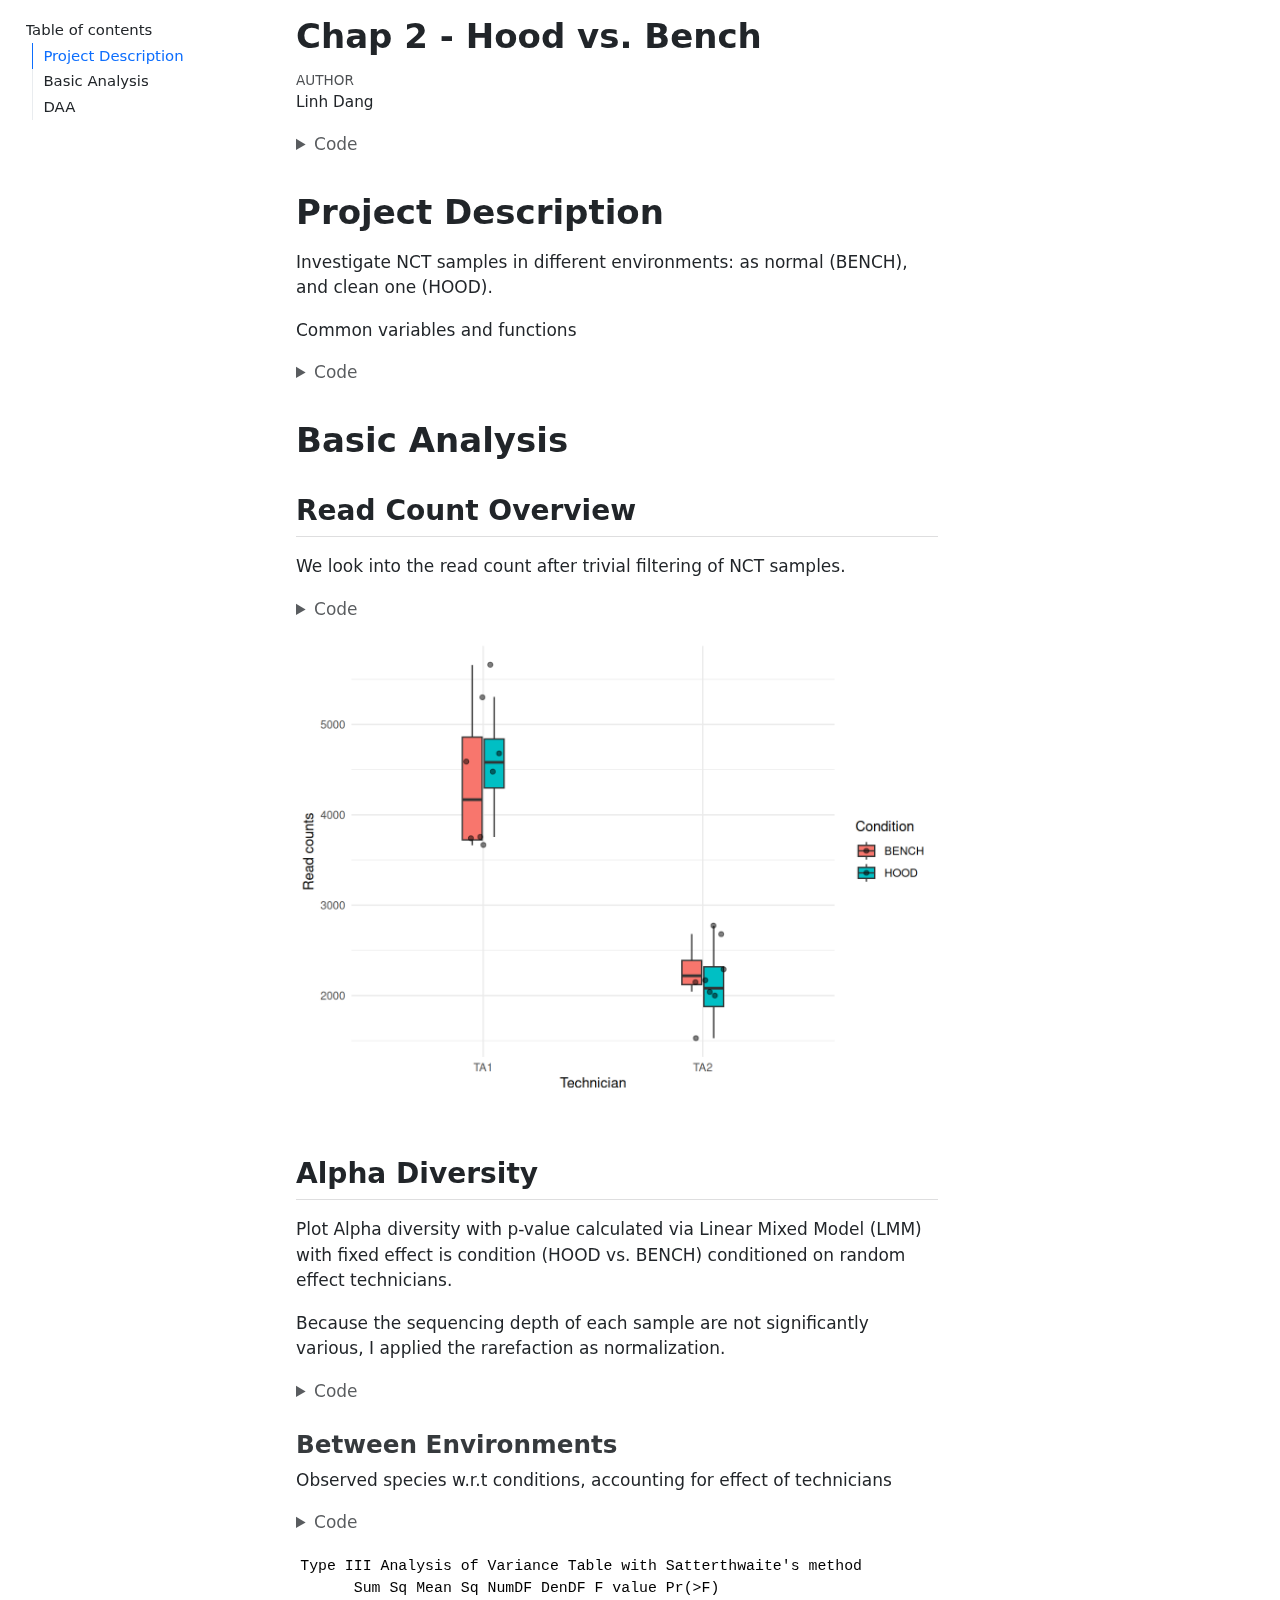
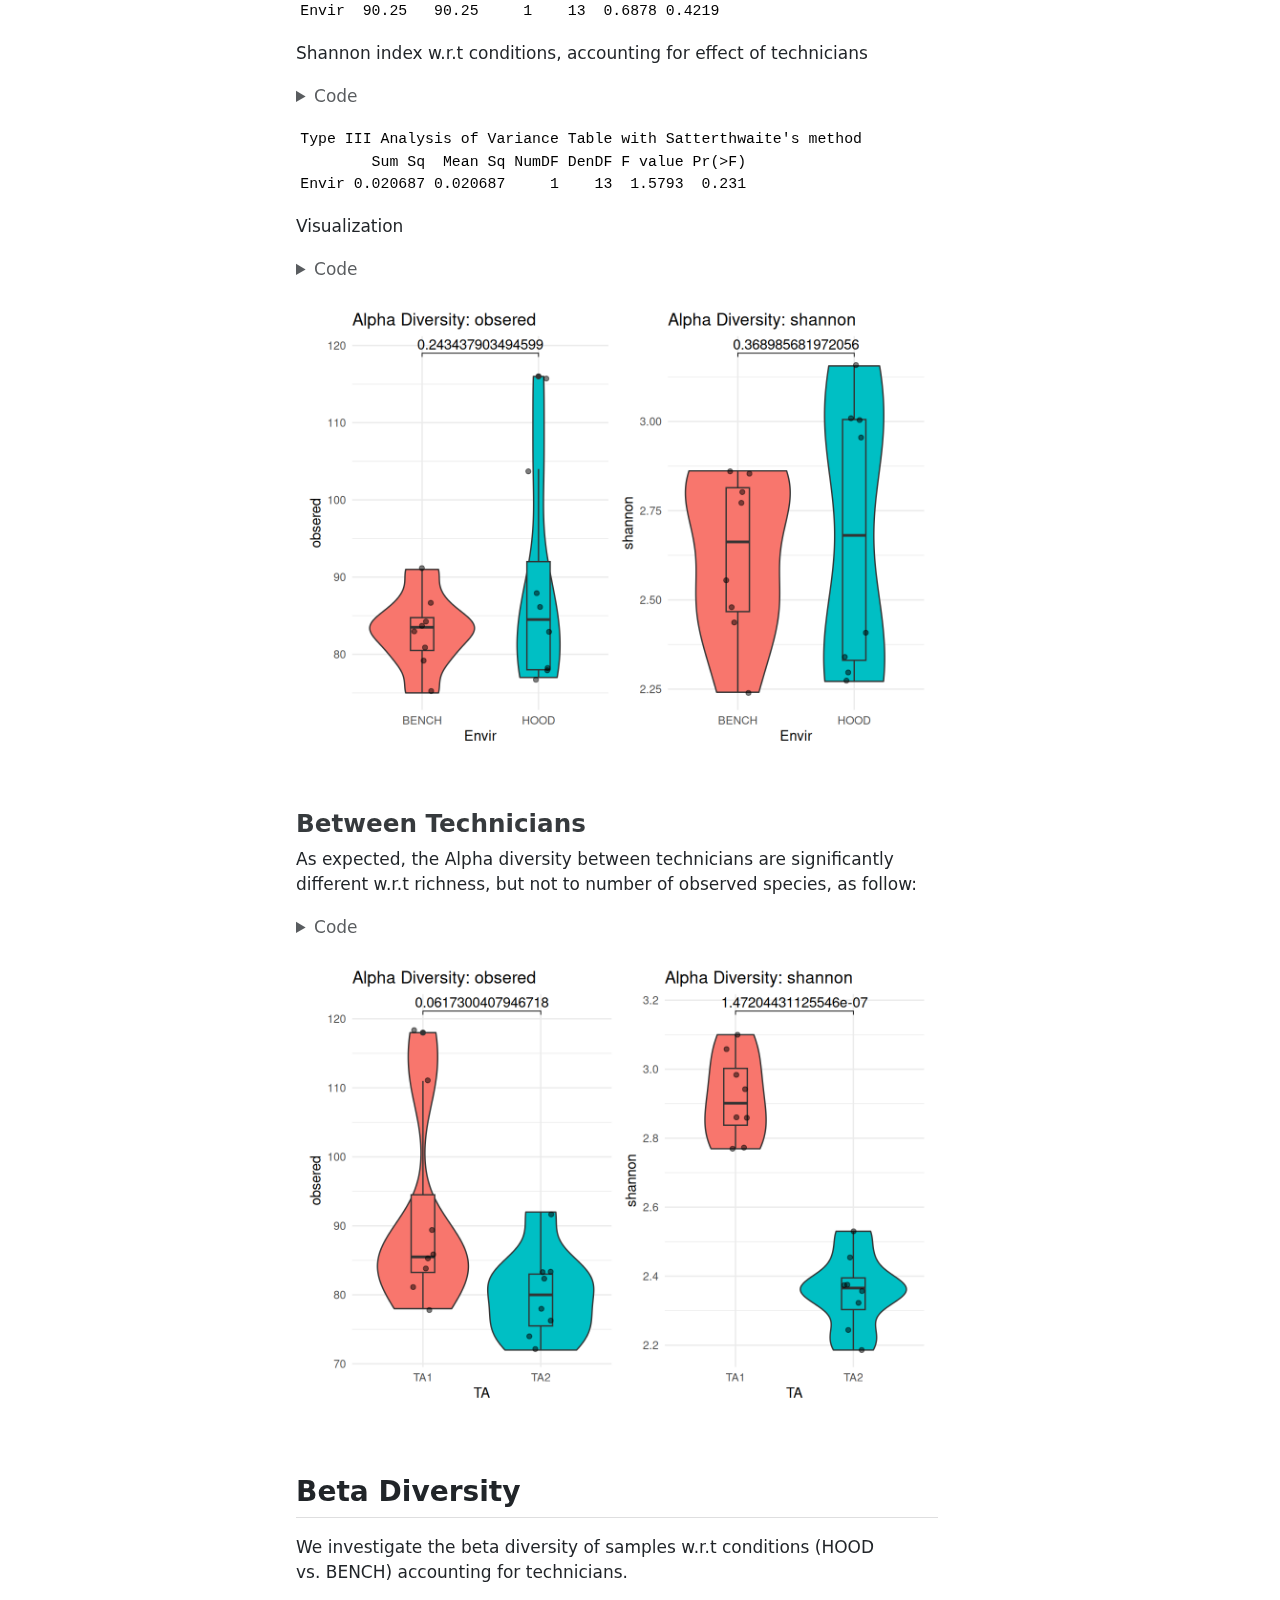
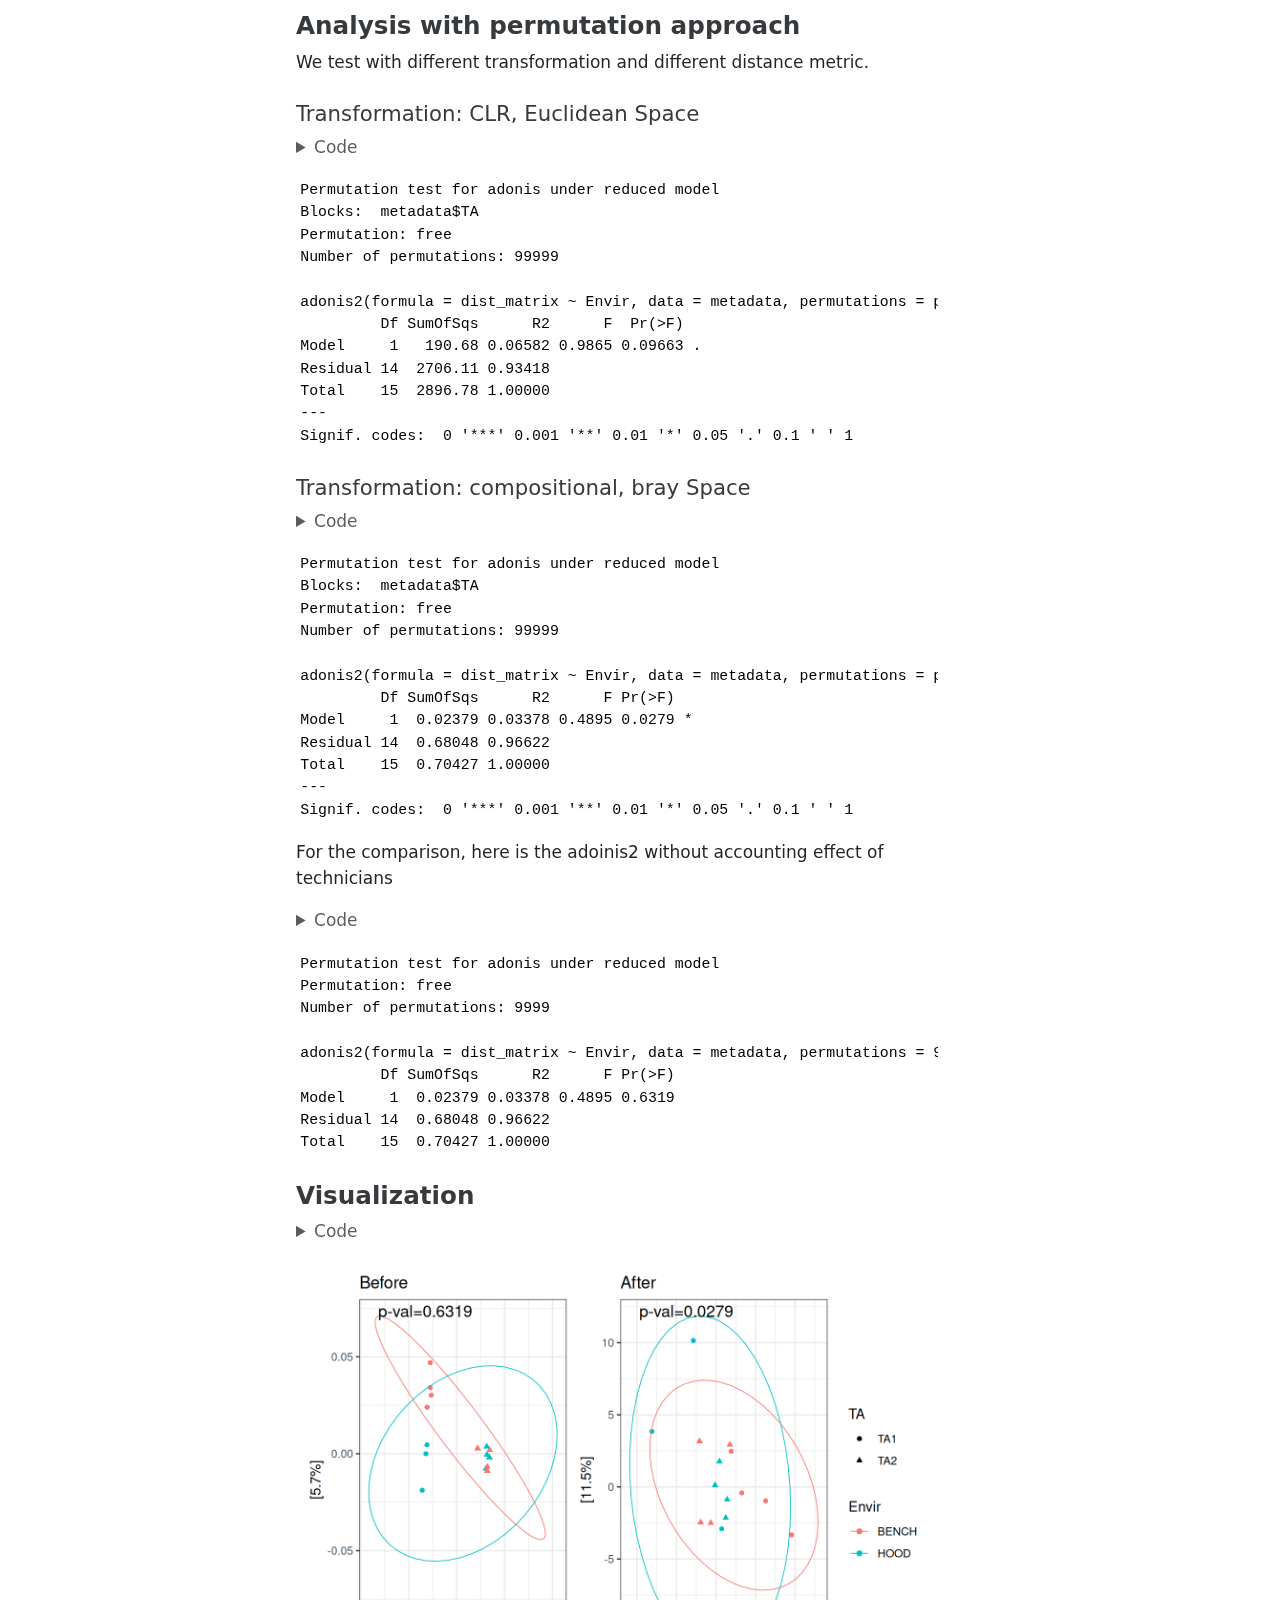
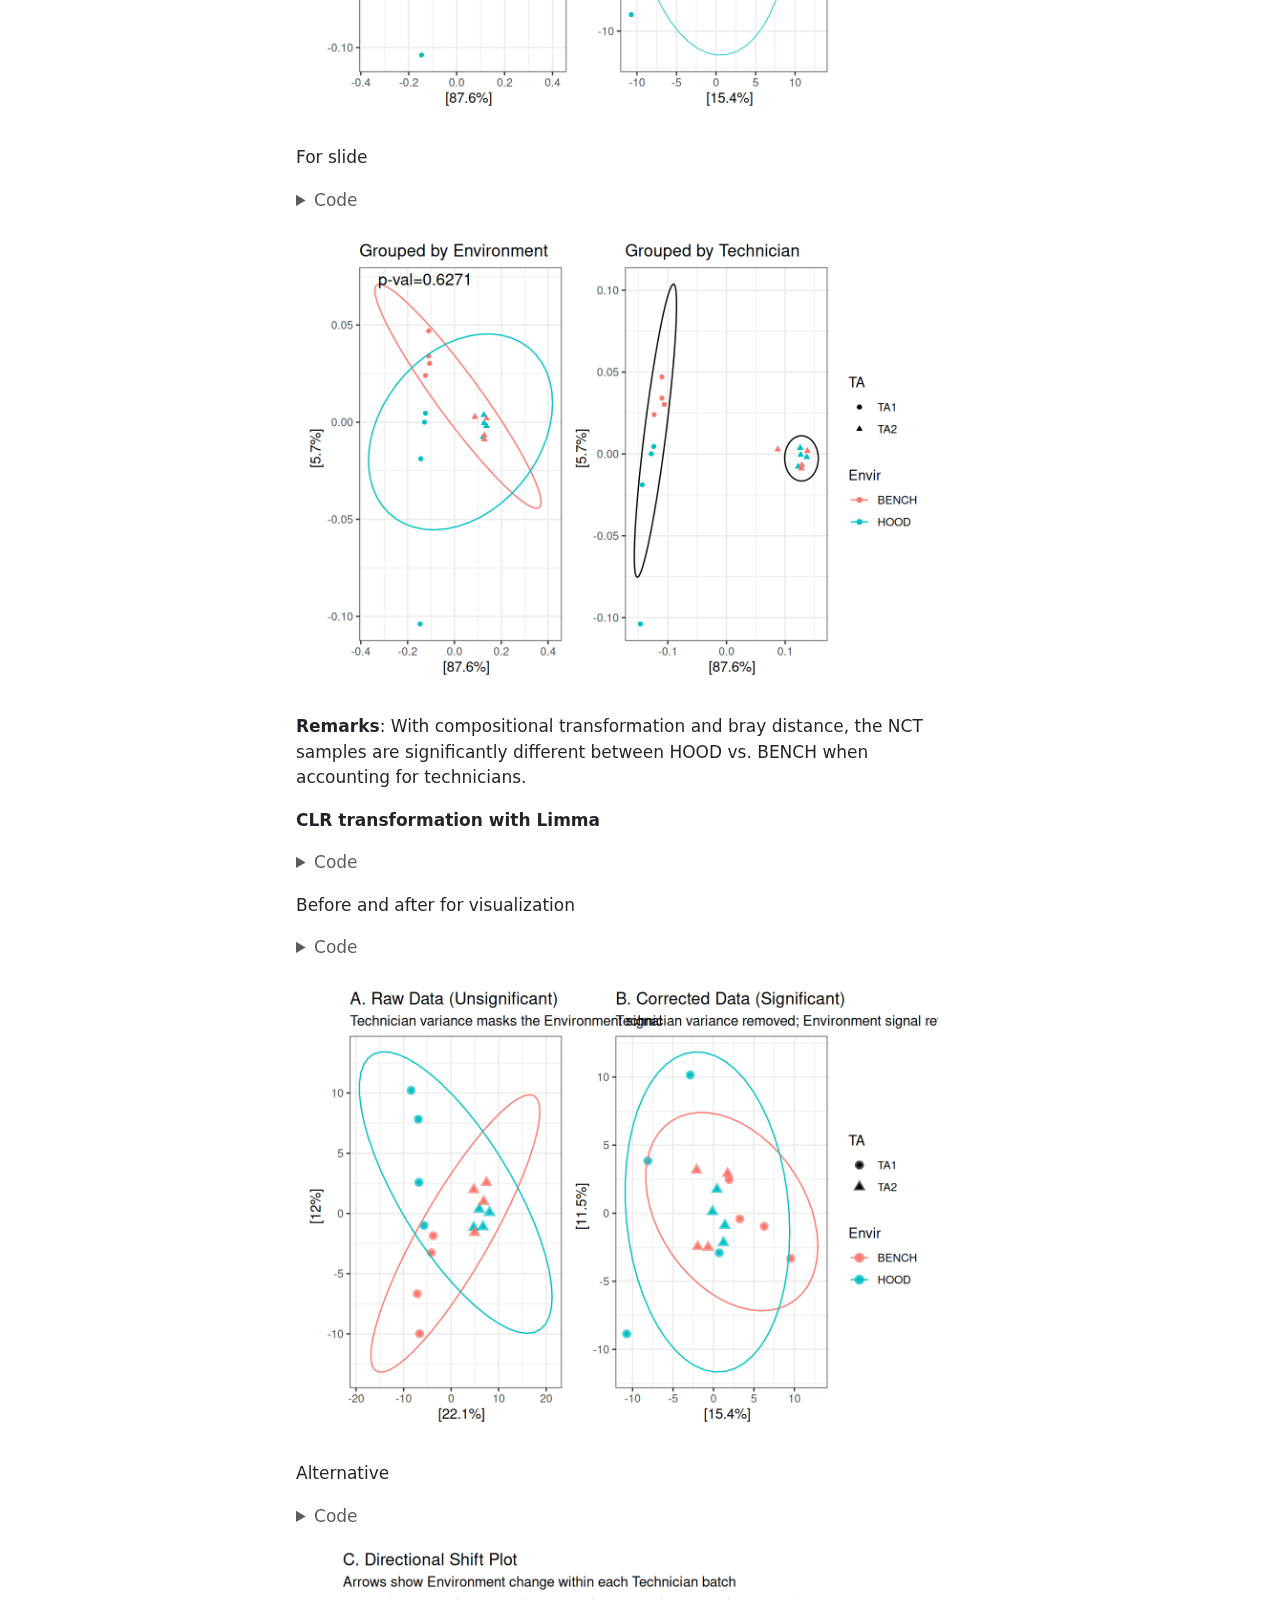
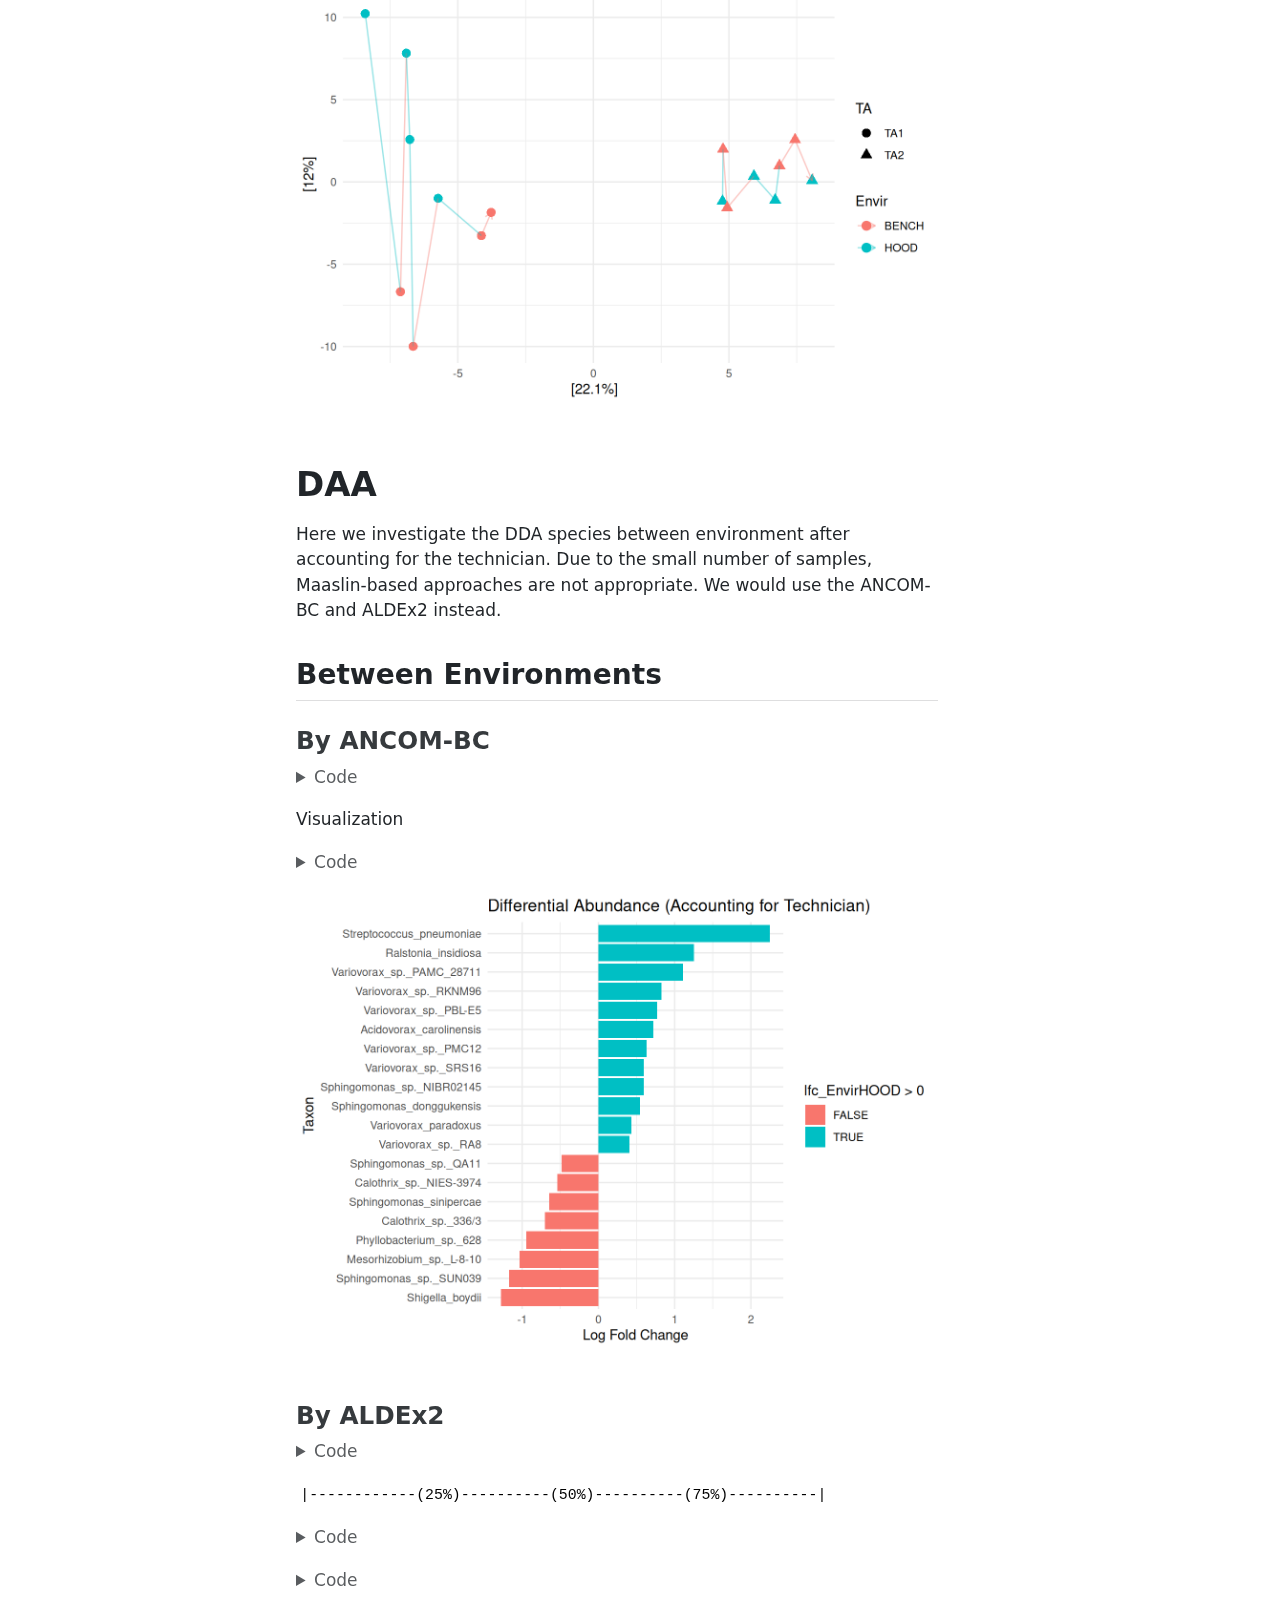
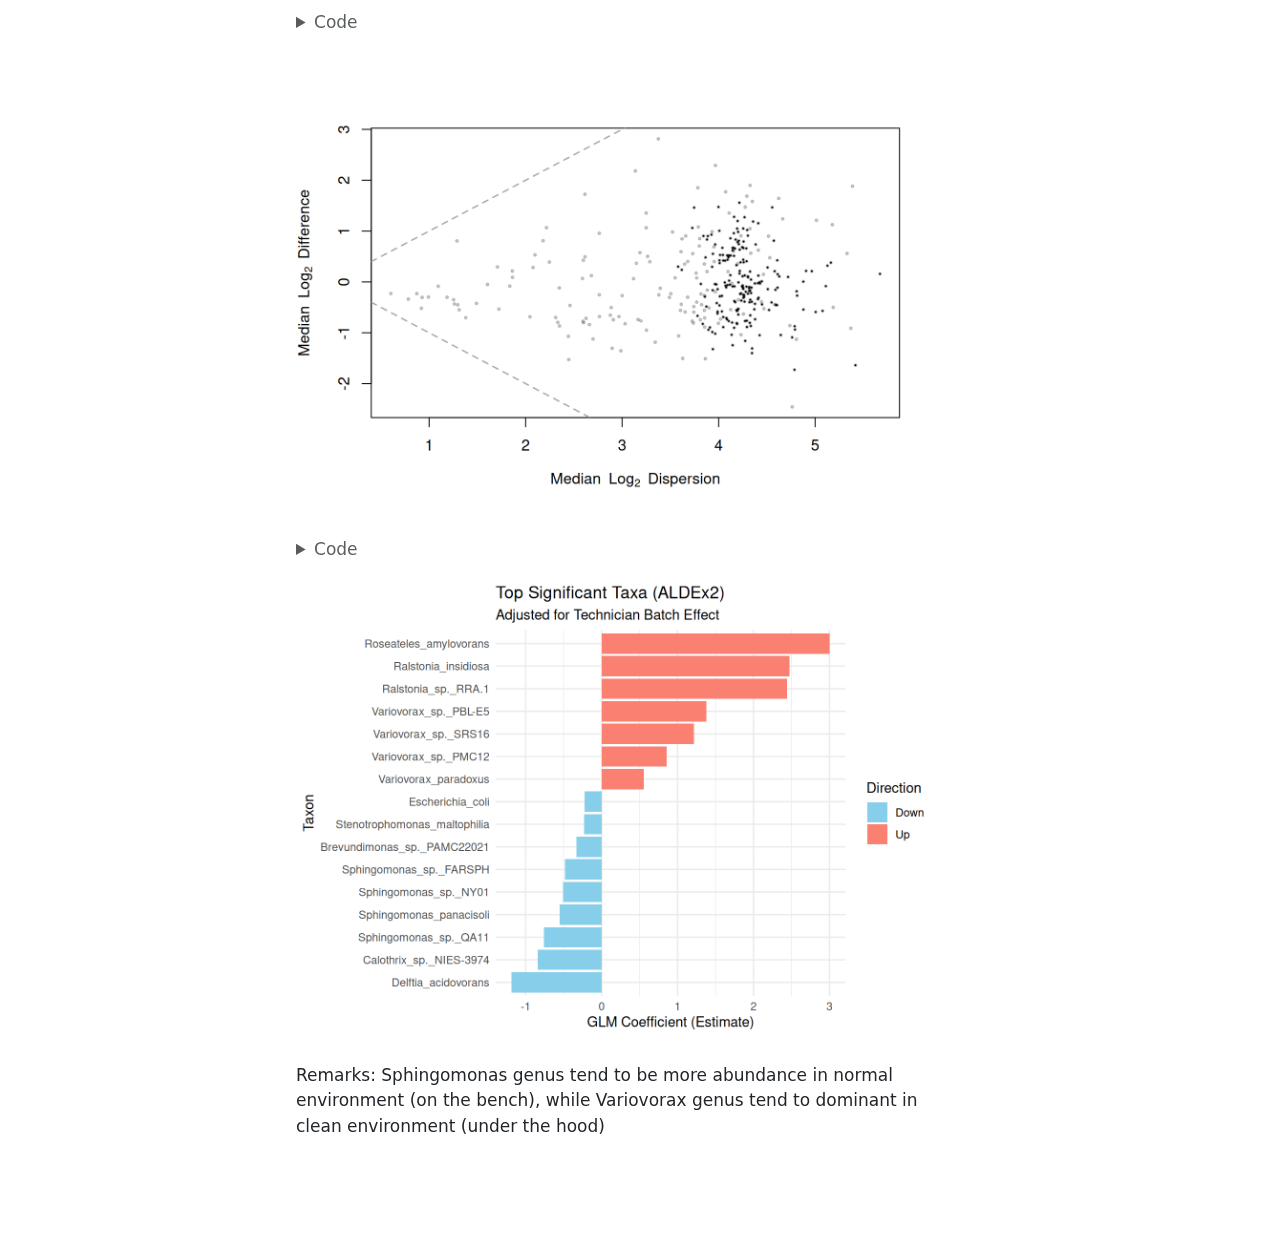
<file: Rscripts/Chap2/Quarto_Doc/Chap2_Hood_Bench.html>
<!DOCTYPE html>
<html xmlns="http://www.w3.org/1999/xhtml" lang="en" xml:lang="en"><head>

<meta charset="utf-8">
<meta name="generator" content="quarto-1.6.42">

<meta name="viewport" content="width=device-width, initial-scale=1.0, user-scalable=yes">

<meta name="author" content="Linh Dang">

<title>Chap 2 - Hood vs.&nbsp;Bench</title>
<style>
code{white-space: pre-wrap;}
span.smallcaps{font-variant: small-caps;}
div.columns{display: flex; gap: min(4vw, 1.5em);}
div.column{flex: auto; overflow-x: auto;}
div.hanging-indent{margin-left: 1.5em; text-indent: -1.5em;}
ul.task-list{list-style: none;}
ul.task-list li input[type="checkbox"] {
  width: 0.8em;
  margin: 0 0.8em 0.2em -1em; /* quarto-specific, see https://github.com/quarto-dev/quarto-cli/issues/4556 */ 
  vertical-align: middle;
}
/* CSS for syntax highlighting */
pre > code.sourceCode { white-space: pre; position: relative; }
pre > code.sourceCode > span { line-height: 1.25; }
pre > code.sourceCode > span:empty { height: 1.2em; }
.sourceCode { overflow: visible; }
code.sourceCode > span { color: inherit; text-decoration: inherit; }
div.sourceCode { margin: 1em 0; }
pre.sourceCode { margin: 0; }
@media screen {
div.sourceCode { overflow: auto; }
}
@media print {
pre > code.sourceCode { white-space: pre-wrap; }
pre > code.sourceCode > span { display: inline-block; text-indent: -5em; padding-left: 5em; }
}
pre.numberSource code
  { counter-reset: source-line 0; }
pre.numberSource code > span
  { position: relative; left: -4em; counter-increment: source-line; }
pre.numberSource code > span > a:first-child::before
  { content: counter(source-line);
    position: relative; left: -1em; text-align: right; vertical-align: baseline;
    border: none; display: inline-block;
    -webkit-touch-callout: none; -webkit-user-select: none;
    -khtml-user-select: none; -moz-user-select: none;
    -ms-user-select: none; user-select: none;
    padding: 0 4px; width: 4em;
  }
pre.numberSource { margin-left: 3em;  padding-left: 4px; }
div.sourceCode
  {   }
@media screen {
pre > code.sourceCode > span > a:first-child::before { text-decoration: underline; }
}
</style>


<script src="Chap2_Hood_Bench_files/libs/clipboard/clipboard.min.js"></script>
<script src="Chap2_Hood_Bench_files/libs/quarto-html/quarto.js"></script>
<script src="Chap2_Hood_Bench_files/libs/quarto-html/popper.min.js"></script>
<script src="Chap2_Hood_Bench_files/libs/quarto-html/tippy.umd.min.js"></script>
<script src="Chap2_Hood_Bench_files/libs/quarto-html/anchor.min.js"></script>
<link href="Chap2_Hood_Bench_files/libs/quarto-html/tippy.css" rel="stylesheet">
<link href="Chap2_Hood_Bench_files/libs/quarto-html/quarto-syntax-highlighting-2f5df379a58b258e96c21c0638c20c03.css" rel="stylesheet" id="quarto-text-highlighting-styles">
<script src="Chap2_Hood_Bench_files/libs/bootstrap/bootstrap.min.js"></script>
<link href="Chap2_Hood_Bench_files/libs/bootstrap/bootstrap-icons.css" rel="stylesheet">
<link href="Chap2_Hood_Bench_files/libs/bootstrap/bootstrap-34af8a4e30fcaa834c5f714e2bbc225f.min.css" rel="stylesheet" append-hash="true" id="quarto-bootstrap" data-mode="light">


</head>

<body>

<div id="quarto-content" class="page-columns page-rows-contents page-layout-article toc-left">
<div id="quarto-sidebar-toc-left" class="sidebar toc-left">
  <nav id="TOC" role="doc-toc" class="toc-active">
    <h2 id="toc-title">Table of contents</h2>
   
  <ul>
  <li><a href="#project-description" id="toc-project-description" class="nav-link active" data-scroll-target="#project-description">Project Description</a></li>
  <li><a href="#basic-analysis" id="toc-basic-analysis" class="nav-link" data-scroll-target="#basic-analysis">Basic Analysis</a>
  <ul class="collapse">
  <li><a href="#read-count-overview" id="toc-read-count-overview" class="nav-link" data-scroll-target="#read-count-overview">Read Count Overview</a></li>
  <li><a href="#alpha-diversity" id="toc-alpha-diversity" class="nav-link" data-scroll-target="#alpha-diversity">Alpha Diversity</a>
  <ul class="collapse">
  <li><a href="#between-environments" id="toc-between-environments" class="nav-link" data-scroll-target="#between-environments">Between Environments</a></li>
  <li><a href="#between-technicians" id="toc-between-technicians" class="nav-link" data-scroll-target="#between-technicians">Between Technicians</a></li>
  </ul></li>
  <li><a href="#beta-diversity" id="toc-beta-diversity" class="nav-link" data-scroll-target="#beta-diversity">Beta Diversity</a>
  <ul class="collapse">
  <li><a href="#analysis-with-permutation-approach" id="toc-analysis-with-permutation-approach" class="nav-link" data-scroll-target="#analysis-with-permutation-approach">Analysis with permutation approach</a></li>
  <li><a href="#visualization" id="toc-visualization" class="nav-link" data-scroll-target="#visualization">Visualization</a></li>
  </ul></li>
  </ul></li>
  <li><a href="#daa" id="toc-daa" class="nav-link" data-scroll-target="#daa">DAA</a>
  <ul class="collapse">
  <li><a href="#between-environments-1" id="toc-between-environments-1" class="nav-link" data-scroll-target="#between-environments-1">Between Environments</a>
  <ul class="collapse">
  <li><a href="#by-ancom-bc" id="toc-by-ancom-bc" class="nav-link" data-scroll-target="#by-ancom-bc">By ANCOM-BC</a></li>
  <li><a href="#by-aldex2" id="toc-by-aldex2" class="nav-link" data-scroll-target="#by-aldex2">By ALDEx2</a></li>
  </ul></li>
  </ul></li>
  </ul>
</nav>
</div>
<div id="quarto-margin-sidebar" class="sidebar margin-sidebar zindex-bottom">
</div>
<main class="content" id="quarto-document-content">

<header id="title-block-header" class="quarto-title-block default">
<div class="quarto-title">
<h1 class="title">Chap 2 - Hood vs.&nbsp;Bench</h1>
</div>



<div class="quarto-title-meta">

    <div>
    <div class="quarto-title-meta-heading">Author</div>
    <div class="quarto-title-meta-contents">
             <p>Linh Dang </p>
          </div>
  </div>
    
  
    
  </div>
  


</header>


<div class="cell">
<details class="code-fold">
<summary>Code</summary>
<div class="sourceCode cell-code" id="cb1"><pre class="sourceCode r code-with-copy"><code class="sourceCode r"><span id="cb1-1"><a href="#cb1-1" aria-hidden="true" tabindex="-1"></a><span class="fu">library</span>(phyloseq)</span>
<span id="cb1-2"><a href="#cb1-2" aria-hidden="true" tabindex="-1"></a><span class="fu">library</span>(microViz)</span>
<span id="cb1-3"><a href="#cb1-3" aria-hidden="true" tabindex="-1"></a><span class="fu">library</span>(microbiome)</span>
<span id="cb1-4"><a href="#cb1-4" aria-hidden="true" tabindex="-1"></a><span class="fu">library</span>(vegan)</span>
<span id="cb1-5"><a href="#cb1-5" aria-hidden="true" tabindex="-1"></a><span class="fu">library</span>(rstatix)</span>
<span id="cb1-6"><a href="#cb1-6" aria-hidden="true" tabindex="-1"></a><span class="fu">library</span>(ggpubr)</span>
<span id="cb1-7"><a href="#cb1-7" aria-hidden="true" tabindex="-1"></a><span class="fu">library</span>(Wrench)</span>
<span id="cb1-8"><a href="#cb1-8" aria-hidden="true" tabindex="-1"></a><span class="fu">library</span>(patchwork)</span>
<span id="cb1-9"><a href="#cb1-9" aria-hidden="true" tabindex="-1"></a><span class="fu">library</span>(lme4)       <span class="co"># For alpha diversity mixed models</span></span>
<span id="cb1-10"><a href="#cb1-10" aria-hidden="true" tabindex="-1"></a><span class="fu">library</span>(lmerTest)</span>
<span id="cb1-11"><a href="#cb1-11" aria-hidden="true" tabindex="-1"></a><span class="fu">library</span>(tidyverse)</span>
<span id="cb1-12"><a href="#cb1-12" aria-hidden="true" tabindex="-1"></a></span>
<span id="cb1-13"><a href="#cb1-13" aria-hidden="true" tabindex="-1"></a><span class="fu">rm</span>(<span class="at">list =</span> <span class="fu">ls</span>())</span>
<span id="cb1-14"><a href="#cb1-14" aria-hidden="true" tabindex="-1"></a>pseq <span class="ot">&lt;-</span> rprojroot<span class="sc">::</span><span class="fu">find_rstudio_root_file</span>() <span class="sc">%&gt;%</span> </span>
<span id="cb1-15"><a href="#cb1-15" aria-hidden="true" tabindex="-1"></a>  <span class="fu">file.path</span>(<span class="st">"data/Chap2/px_J_U_NCT_v02.rds"</span>) <span class="sc">%&gt;%</span> </span>
<span id="cb1-16"><a href="#cb1-16" aria-hidden="true" tabindex="-1"></a>  <span class="fu">readRDS</span>() <span class="sc">%&gt;%</span> </span>
<span id="cb1-17"><a href="#cb1-17" aria-hidden="true" tabindex="-1"></a>  <span class="fu">ps_get</span>() <span class="sc">%&gt;%</span> </span>
<span id="cb1-18"><a href="#cb1-18" aria-hidden="true" tabindex="-1"></a>  <span class="fu">tax_filter</span>(<span class="at">min_total_abundance =</span> <span class="dv">2</span>, <span class="at">min_prevalence =</span> <span class="dv">2</span>)</span>
<span id="cb1-19"><a href="#cb1-19" aria-hidden="true" tabindex="-1"></a><span class="do">## edit meta</span></span>
<span id="cb1-20"><a href="#cb1-20" aria-hidden="true" tabindex="-1"></a>pseq <span class="ot">&lt;-</span> pseq <span class="sc">%&gt;%</span> </span>
<span id="cb1-21"><a href="#cb1-21" aria-hidden="true" tabindex="-1"></a>  <span class="fu">ps_mutate</span>(<span class="at">TA =</span> <span class="fu">ifelse</span>(person <span class="sc">==</span> <span class="st">"J"</span>, <span class="st">"TA1"</span>, <span class="st">"TA2"</span>)) <span class="sc">%&gt;%</span> </span>
<span id="cb1-22"><a href="#cb1-22" aria-hidden="true" tabindex="-1"></a>  <span class="fu">ps_mutate</span>(<span class="at">Envir =</span> HOOD_BENCH) <span class="sc">%&gt;%</span> </span>
<span id="cb1-23"><a href="#cb1-23" aria-hidden="true" tabindex="-1"></a>  <span class="fu">ps_select</span>(<span class="sc">-</span><span class="fu">c</span>(<span class="st">"HOOD_BENCH"</span>, <span class="st">"person"</span>))</span></code><button title="Copy to Clipboard" class="code-copy-button"><i class="bi"></i></button></pre></div>
</details>
</div>
<section id="project-description" class="level1">
<h1>Project Description</h1>
<p>Investigate NCT samples in different environments: as normal (BENCH), and clean one (HOOD).</p>
<p>Common variables and functions</p>
<div class="cell">
<details class="code-fold">
<summary>Code</summary>
<div class="sourceCode cell-code" id="cb2"><pre class="sourceCode r code-with-copy"><code class="sourceCode r"><span id="cb2-1"><a href="#cb2-1" aria-hidden="true" tabindex="-1"></a>Kolors <span class="ot">&lt;-</span> <span class="fu">c</span>(<span class="st">"#9d547c"</span>,<span class="st">"#56ca63"</span>,<span class="st">"#a357d6"</span>,<span class="st">"cornflowerblue"</span>,<span class="st">"#419d2a"</span>,<span class="st">"sandybrown"</span>,<span class="st">"red3"</span>,<span class="st">"peachpuff"</span>,<span class="st">"cyan"</span>,<span class="st">"paleturquoise3"</span>,<span class="st">"mistyrose"</span>,<span class="st">"mediumpurple"</span>,<span class="st">"mediumseagreen"</span>,<span class="st">"mediumorchid"</span>,<span class="st">"moccasin"</span>,<span class="st">"orange4"</span>,<span class="st">"olivedrab"</span>,<span class="st">"midnightblue"</span>,<span class="st">"papayawhip"</span>,<span class="st">"palevioletred4"</span>,<span class="st">"brown1"</span>,<span class="st">"greenyellow"</span>,<span class="st">"orchid"</span>,<span class="st">"navy"</span>,<span class="st">"darkred"</span>,<span class="st">"navajowhite1"</span>,<span class="st">"mistyrose1"</span>,<span class="st">"grey85"</span>,<span class="st">"#525fd6"</span>,<span class="st">"red2"</span>,<span class="st">"#8cbe3a"</span>,<span class="st">"#c944aa"</span>,<span class="st">"indianred3"</span>,<span class="st">"#5ba557"</span>,<span class="st">"#9e66cb"</span>,<span class="st">"#c1b735"</span>,<span class="st">"#6d82ec"</span>,<span class="st">"grey25"</span>,<span class="st">"#e69728"</span>,<span class="st">"#6654b0"</span>,<span class="st">"lightsalmon3"</span>,<span class="st">"lightcyan1"</span>,<span class="st">"khaki1"</span>,<span class="st">"seagreen1"</span>,<span class="st">"plum1"</span>,<span class="st">"lightsteelblue1"</span>,<span class="st">"palevioletred3"</span>,<span class="st">"mintcream"</span>,<span class="st">"magenta3"</span>,<span class="st">"#799330"</span>,<span class="st">"#da7fdf"</span>,<span class="st">"#3c782c"</span>,<span class="st">"#e44586"</span>,<span class="st">"blue4"</span>,<span class="st">"#63c996"</span>,<span class="st">"#dc3f53"</span>,<span class="st">"#49cbc8"</span>,<span class="st">"#cf3f29"</span>,<span class="st">"#4fabda"</span>,<span class="st">"#da6c2b"</span>,<span class="st">"#598bd1"</span>,<span class="st">"#b78c24"</span>,<span class="st">"#8d4191"</span>,<span class="st">"#a0b971"</span>,<span class="st">"slategray1"</span>,<span class="st">"sienna"</span>,<span class="st">"plum1"</span>,<span class="st">"lightyellow1"</span>,<span class="st">"lightskyblue3"</span>,<span class="st">"linen"</span>,<span class="st">"limegreen"</span>,<span class="st">"cornsilk1"</span>,<span class="st">"mediumaquamarine"</span>,<span class="st">"gray14"</span>,<span class="st">"gold3"</span>,<span class="st">"darkviolet"</span>,<span class="st">"#b2386a"</span>,<span class="st">"#479d71"</span>,<span class="st">"#ae4341"</span>,<span class="st">"#2ba198"</span>,<span class="st">"#e07557"</span>,<span class="st">"#5361a3"</span>,<span class="st">"#dda353"</span>,<span class="st">"#aa98df"</span>,<span class="st">"#5b6114"</span>,<span class="st">"#dc89bf"</span>,<span class="st">"#327243"</span>,<span class="st">"slateblue1"</span>,<span class="st">"#e57b94"</span>,<span class="st">"#277257"</span>,<span class="st">"#9b62a0"</span>,<span class="st">"#bbab59"</span>,<span class="st">"#98495a"</span>,<span class="st">"#526229"</span>,<span class="st">"#d8827d"</span>,<span class="st">"#857624"</span>,<span class="st">"gray40"</span>,<span class="st">"#9a4a22"</span>,<span class="st">"#7c7d46"</span>,<span class="st">"mediumslateblue"</span>,<span class="st">"lemonchiffon1"</span>,<span class="st">"#e3a073"</span>,<span class="st">"#9e6b33"</span>, <span class="st">"gray74"</span>,<span class="st">"slateblue1"</span>,<span class="st">"rosybrown3"</span>, <span class="st">"lawngreen"</span>,<span class="st">"gainsboro"</span>,<span class="st">"dodgerblue3"</span>,<span class="st">"deeppink3"</span>,<span class="st">"firebrick3"</span>, <span class="st">"orchid2"</span>, <span class="st">"olivedrab1"</span>, <span class="st">"ivory3"</span>, <span class="st">"darkseagreen"</span>, <span class="st">"bisque2"</span>, <span class="st">"darkgoldenrod2"</span>, <span class="st">"blue2"</span>, <span class="st">"skyblue"</span>, <span class="st">"seashell2"</span>, <span class="st">"turquoise"</span>, <span class="st">"tan1"</span>, <span class="st">"seagreen2"</span>, <span class="st">"palevioletred3"</span>, <span class="st">"linen"</span>, <span class="st">"steelblue4"</span>,<span class="st">"ghostwhite"</span>,<span class="st">"dodgerblue1"</span>,<span class="st">"deeppink1"</span>,<span class="st">"firebrick1"</span>, <span class="st">"limegreen"</span>, <span class="st">"purple3"</span>, <span class="st">"khaki3"</span>, <span class="st">"snow3"</span>, <span class="st">"darkslategray"</span>,<span class="st">"darkorchid"</span>,<span class="st">"lavender"</span>, <span class="st">"magenta2"</span>, <span class="st">"palegreen"</span>, <span class="st">"salmon"</span>, <span class="st">"maroon"</span>, <span class="st">"cyan2"</span>,<span class="st">"#671408"</span>,<span class="st">"#FAEBD7"</span>,<span class="st">"#7FFFD4"</span>,<span class="st">"#F0FFFF"</span>,<span class="st">"#A52A2A"</span>,<span class="st">"burlywood"</span>,<span class="st">"cadetblue"</span>,<span class="st">"#7FFF00"</span>,<span class="st">"chocolate"</span>,<span class="st">"cornsilk"</span>,<span class="st">"slateblue1"</span>,<span class="st">"#FF7F50"</span>,<span class="st">"red1"</span>,<span class="st">"#008B8B"</span>,<span class="st">"darkgoldenrod1"</span>,<span class="st">"darkolivegreen"</span>,<span class="st">"darkorange4"</span>,<span class="st">"white"</span>,<span class="st">"hotpink"</span>,<span class="st">"honeydew1"</span>,<span class="st">"goldenrod2"</span>,<span class="st">"darkgreen"</span>,<span class="st">"oldlace"</span>,<span class="st">"darkslategray3"</span>,<span class="st">"navajowhite3"</span>,<span class="st">"orchid4"</span>,<span class="st">"gray25"</span>,<span class="st">"#F0924D"</span>)</span>
<span id="cb2-2"><a href="#cb2-2" aria-hidden="true" tabindex="-1"></a></span>
<span id="cb2-3"><a href="#cb2-3" aria-hidden="true" tabindex="-1"></a><span class="do">## Alpha analysis</span></span>
<span id="cb2-4"><a href="#cb2-4" aria-hidden="true" tabindex="-1"></a>AlphaPlot_Violin_LMM <span class="ot">&lt;-</span> <span class="cf">function</span>(ps, main_factor, batch_factor, <span class="at">metric =</span> <span class="st">"Obsered"</span>){</span>
<span id="cb2-5"><a href="#cb2-5" aria-hidden="true" tabindex="-1"></a>  <span class="do">## ps: phyloseq object</span></span>
<span id="cb2-6"><a href="#cb2-6" aria-hidden="true" tabindex="-1"></a>  <span class="do">## metric: Obsered, shannon, simpson, invsimpson</span></span>
<span id="cb2-7"><a href="#cb2-7" aria-hidden="true" tabindex="-1"></a>  <span class="do">## df: in pivot longer manner</span></span>
<span id="cb2-8"><a href="#cb2-8" aria-hidden="true" tabindex="-1"></a>  <span class="do">## calc p value in manner of paired</span></span>
<span id="cb2-9"><a href="#cb2-9" aria-hidden="true" tabindex="-1"></a>  <span class="do">## get y.position for ggplot</span></span>
<span id="cb2-10"><a href="#cb2-10" aria-hidden="true" tabindex="-1"></a>  lst_grp <span class="ot">&lt;-</span> <span class="fu">meta</span>(pseq)[[main_factor]] <span class="sc">%&gt;%</span> <span class="fu">unique</span>() <span class="sc">%&gt;%</span> <span class="fu">sort</span>()</span>
<span id="cb2-11"><a href="#cb2-11" aria-hidden="true" tabindex="-1"></a>  <span class="cf">if</span>(<span class="fu">tolower</span>(metric) <span class="sc">==</span> <span class="st">"obsered"</span>){</span>
<span id="cb2-12"><a href="#cb2-12" aria-hidden="true" tabindex="-1"></a>    div <span class="ot">&lt;-</span> ps <span class="sc">%&gt;%</span> </span>
<span id="cb2-13"><a href="#cb2-13" aria-hidden="true" tabindex="-1"></a>      <span class="fu">otu_table</span>() <span class="sc">%&gt;%</span> </span>
<span id="cb2-14"><a href="#cb2-14" aria-hidden="true" tabindex="-1"></a>      <span class="fu">specnumber</span>(<span class="at">MARGIN =</span> <span class="dv">2</span>)</span>
<span id="cb2-15"><a href="#cb2-15" aria-hidden="true" tabindex="-1"></a>    </span>
<span id="cb2-16"><a href="#cb2-16" aria-hidden="true" tabindex="-1"></a>  }<span class="cf">else</span>{</span>
<span id="cb2-17"><a href="#cb2-17" aria-hidden="true" tabindex="-1"></a>    div <span class="ot">&lt;-</span> vegan<span class="sc">::</span><span class="fu">diversity</span>(<span class="fu">otu_table</span>(ps), <span class="at">index =</span> metric, <span class="at">MARGIN =</span> <span class="dv">2</span>)</span>
<span id="cb2-18"><a href="#cb2-18" aria-hidden="true" tabindex="-1"></a>  }</span>
<span id="cb2-19"><a href="#cb2-19" aria-hidden="true" tabindex="-1"></a>  df <span class="ot">&lt;-</span> <span class="fu">tibble</span>(<span class="at">ID =</span> <span class="fu">names</span>(div), <span class="at">Val =</span> <span class="fu">unname</span>(div))</span>
<span id="cb2-20"><a href="#cb2-20" aria-hidden="true" tabindex="-1"></a>  df_meta <span class="ot">&lt;-</span> <span class="fu">meta</span>(ps)</span>
<span id="cb2-21"><a href="#cb2-21" aria-hidden="true" tabindex="-1"></a>  df <span class="ot">&lt;-</span> <span class="fu">merge</span>(df, df_meta, <span class="at">by =</span> <span class="st">"ID"</span>)</span>
<span id="cb2-22"><a href="#cb2-22" aria-hidden="true" tabindex="-1"></a>  </span>
<span id="cb2-23"><a href="#cb2-23" aria-hidden="true" tabindex="-1"></a>  y_pos <span class="ot">&lt;-</span> <span class="fu">t_test</span>(<span class="at">formula =</span> <span class="fu">as.formula</span>(<span class="fu">sprintf</span>(<span class="st">"Val ~ %s"</span>, main_factor)), <span class="at">data =</span> df) <span class="sc">%&gt;%</span> <span class="fu">add_xy_position</span>() <span class="sc">%&gt;%</span> <span class="fu">pull</span>(y.position)</span>
<span id="cb2-24"><a href="#cb2-24" aria-hidden="true" tabindex="-1"></a>  <span class="cf">if</span>(<span class="sc">!</span><span class="fu">is.null</span>(batch_factor)){</span>
<span id="cb2-25"><a href="#cb2-25" aria-hidden="true" tabindex="-1"></a>    model <span class="ot">&lt;-</span> <span class="fu">lmer</span>(<span class="fu">as.formula</span>(<span class="fu">sprintf</span>(<span class="st">"Val ~ %s + (1|%s)"</span>, main_factor, batch_factor)), <span class="at">data =</span> df)</span>
<span id="cb2-26"><a href="#cb2-26" aria-hidden="true" tabindex="-1"></a>  }<span class="cf">else</span>{</span>
<span id="cb2-27"><a href="#cb2-27" aria-hidden="true" tabindex="-1"></a>    model <span class="ot">&lt;-</span> <span class="fu">lm</span>(<span class="fu">as.formula</span>(<span class="fu">sprintf</span>(<span class="st">"Val ~ %s"</span>, main_factor)), <span class="at">data =</span> df)</span>
<span id="cb2-28"><a href="#cb2-28" aria-hidden="true" tabindex="-1"></a>  }</span>
<span id="cb2-29"><a href="#cb2-29" aria-hidden="true" tabindex="-1"></a>  </span>
<span id="cb2-30"><a href="#cb2-30" aria-hidden="true" tabindex="-1"></a>  <span class="co">#emm &lt;- emmeans(model, specs = as.formula(sprintf("pairwise ~ %s", main_factor)))</span></span>
<span id="cb2-31"><a href="#cb2-31" aria-hidden="true" tabindex="-1"></a>  <span class="co">#contr &lt;- contrast(emm, method = "pairwise")</span></span>
<span id="cb2-32"><a href="#cb2-32" aria-hidden="true" tabindex="-1"></a>  </span>
<span id="cb2-33"><a href="#cb2-33" aria-hidden="true" tabindex="-1"></a>  </span>
<span id="cb2-34"><a href="#cb2-34" aria-hidden="true" tabindex="-1"></a>  p_add <span class="ot">&lt;-</span> model <span class="sc">%&gt;%</span></span>
<span id="cb2-35"><a href="#cb2-35" aria-hidden="true" tabindex="-1"></a>    <span class="fu">anova</span>() <span class="sc">%&gt;%</span> </span>
<span id="cb2-36"><a href="#cb2-36" aria-hidden="true" tabindex="-1"></a>    <span class="fu">as_tibble</span>() <span class="sc">%&gt;%</span></span>
<span id="cb2-37"><a href="#cb2-37" aria-hidden="true" tabindex="-1"></a>    <span class="fu">transmute</span>(</span>
<span id="cb2-38"><a href="#cb2-38" aria-hidden="true" tabindex="-1"></a>      <span class="at">group1 =</span> lst_grp[<span class="dv">1</span>],</span>
<span id="cb2-39"><a href="#cb2-39" aria-hidden="true" tabindex="-1"></a>      <span class="at">group2 =</span> lst_grp[<span class="dv">2</span>],</span>
<span id="cb2-40"><a href="#cb2-40" aria-hidden="true" tabindex="-1"></a>      <span class="at">p =</span> <span class="st">`</span><span class="at">Pr(&gt;F)</span><span class="st">`</span></span>
<span id="cb2-41"><a href="#cb2-41" aria-hidden="true" tabindex="-1"></a>      <span class="do">##method = "emmeans model-based t-test"</span></span>
<span id="cb2-42"><a href="#cb2-42" aria-hidden="true" tabindex="-1"></a>    ) <span class="sc">%&gt;%</span> </span>
<span id="cb2-43"><a href="#cb2-43" aria-hidden="true" tabindex="-1"></a>    <span class="fu">add_significance</span>() <span class="sc">%&gt;%</span> </span>
<span id="cb2-44"><a href="#cb2-44" aria-hidden="true" tabindex="-1"></a>    <span class="fu">mutate</span>(<span class="at">y.position =</span> y_pos)</span>
<span id="cb2-45"><a href="#cb2-45" aria-hidden="true" tabindex="-1"></a>  plt <span class="ot">&lt;-</span> <span class="fu">ggplot</span>(df, <span class="fu">aes</span>(<span class="at">x =</span> .data[[main_factor]], <span class="at">y =</span> .data[[<span class="st">"Val"</span>]], <span class="at">fill =</span> .data[[main_factor]])) <span class="sc">+</span></span>
<span id="cb2-46"><a href="#cb2-46" aria-hidden="true" tabindex="-1"></a>    <span class="fu">geom_violin</span>() <span class="sc">+</span></span>
<span id="cb2-47"><a href="#cb2-47" aria-hidden="true" tabindex="-1"></a>    <span class="co">#geom_boxplot(alpha = 0.6, outlier.shape = NA) +</span></span>
<span id="cb2-48"><a href="#cb2-48" aria-hidden="true" tabindex="-1"></a>    <span class="fu">geom_boxplot</span>(<span class="at">width=</span><span class="fl">0.2</span>) <span class="sc">+</span></span>
<span id="cb2-49"><a href="#cb2-49" aria-hidden="true" tabindex="-1"></a>    <span class="fu">geom_point</span>(<span class="at">position =</span> <span class="fu">position_jitter</span>(<span class="at">width =</span> <span class="fl">0.1</span>), <span class="at">alpha =</span> <span class="fl">0.5</span>) <span class="sc">+</span></span>
<span id="cb2-50"><a href="#cb2-50" aria-hidden="true" tabindex="-1"></a>    <span class="co"># Connect lines for the same sample to show paired changes</span></span>
<span id="cb2-51"><a href="#cb2-51" aria-hidden="true" tabindex="-1"></a>    <span class="co">#geom_line(aes(group = AN_NR), color = "gray", alpha = 0.5) +</span></span>
<span id="cb2-52"><a href="#cb2-52" aria-hidden="true" tabindex="-1"></a>    <span class="fu">theme_minimal</span>() <span class="sc">+</span></span>
<span id="cb2-53"><a href="#cb2-53" aria-hidden="true" tabindex="-1"></a>    <span class="fu">labs</span>(</span>
<span id="cb2-54"><a href="#cb2-54" aria-hidden="true" tabindex="-1"></a>      <span class="co">#title = "Alpha Diversity",</span></span>
<span id="cb2-55"><a href="#cb2-55" aria-hidden="true" tabindex="-1"></a>      <span class="at">title =</span> <span class="fu">sprintf</span>(<span class="st">"Alpha Diversity: %s"</span>, metric),</span>
<span id="cb2-56"><a href="#cb2-56" aria-hidden="true" tabindex="-1"></a>      <span class="at">y =</span> metric</span>
<span id="cb2-57"><a href="#cb2-57" aria-hidden="true" tabindex="-1"></a>    ) <span class="sc">+</span></span>
<span id="cb2-58"><a href="#cb2-58" aria-hidden="true" tabindex="-1"></a>    <span class="fu">theme</span>(<span class="at">legend.position =</span> <span class="st">"none"</span>)</span>
<span id="cb2-59"><a href="#cb2-59" aria-hidden="true" tabindex="-1"></a>  plt <span class="ot">&lt;-</span> plt <span class="sc">+</span> <span class="fu">stat_pvalue_manual</span>(p_add, <span class="at">label =</span> <span class="st">"p"</span>, <span class="at">inherit.aes =</span> <span class="cn">FALSE</span>, <span class="at">tip.length =</span> <span class="fl">0.01</span>)</span>
<span id="cb2-60"><a href="#cb2-60" aria-hidden="true" tabindex="-1"></a>  <span class="fu">return</span>(plt)</span>
<span id="cb2-61"><a href="#cb2-61" aria-hidden="true" tabindex="-1"></a>}</span>
<span id="cb2-62"><a href="#cb2-62" aria-hidden="true" tabindex="-1"></a><span class="do">### Beta</span></span>
<span id="cb2-63"><a href="#cb2-63" aria-hidden="true" tabindex="-1"></a></span>
<span id="cb2-64"><a href="#cb2-64" aria-hidden="true" tabindex="-1"></a><span class="do">## Wrench Normalization</span></span>
<span id="cb2-65"><a href="#cb2-65" aria-hidden="true" tabindex="-1"></a>WrenchWrapper <span class="ot">&lt;-</span> <span class="cf">function</span>(PhyloObjct, grp, <span class="at">roundUp =</span> F){</span>
<span id="cb2-66"><a href="#cb2-66" aria-hidden="true" tabindex="-1"></a>  cnt_table <span class="ot">&lt;-</span> PhyloObjct <span class="sc">%&gt;%</span> <span class="fu">otu_table</span>()</span>
<span id="cb2-67"><a href="#cb2-67" aria-hidden="true" tabindex="-1"></a>  group <span class="ot">&lt;-</span> PhyloObjct <span class="sc">%&gt;%</span> <span class="fu">sample_data</span>() <span class="sc">%&gt;%</span> <span class="fu">pull</span>(grp)</span>
<span id="cb2-68"><a href="#cb2-68" aria-hidden="true" tabindex="-1"></a>  w <span class="ot">&lt;-</span> <span class="fu">wrench</span>(cnt_table, <span class="at">condition =</span> group)</span>
<span id="cb2-69"><a href="#cb2-69" aria-hidden="true" tabindex="-1"></a>  </span>
<span id="cb2-70"><a href="#cb2-70" aria-hidden="true" tabindex="-1"></a>  <span class="co"># deseq.obj &lt;- DESeqDataSetFromMatrix(cnt_table %&gt;% as.data.frame(), DataFrame(group), ~group)</span></span>
<span id="cb2-71"><a href="#cb2-71" aria-hidden="true" tabindex="-1"></a>  <span class="co"># DESeq2::sizeFactors(deseq.obj) &lt;- w$nf</span></span>
<span id="cb2-72"><a href="#cb2-72" aria-hidden="true" tabindex="-1"></a>  <span class="co"># cnt_table_normalized &lt;- DESeq2::counts(deseq.obj, normalized=TRUE)</span></span>
<span id="cb2-73"><a href="#cb2-73" aria-hidden="true" tabindex="-1"></a>  </span>
<span id="cb2-74"><a href="#cb2-74" aria-hidden="true" tabindex="-1"></a>  norm_factors <span class="ot">&lt;-</span> w<span class="sc">$</span>nf</span>
<span id="cb2-75"><a href="#cb2-75" aria-hidden="true" tabindex="-1"></a>  norm_counts <span class="ot">&lt;-</span> <span class="fu">sweep</span>(cnt_table, <span class="dv">2</span>, norm_factors, <span class="at">FUN =</span> <span class="st">'/'</span>)</span>
<span id="cb2-76"><a href="#cb2-76" aria-hidden="true" tabindex="-1"></a>  <span class="cf">if</span>(roundUp){norm_counts <span class="ot">&lt;-</span> norm_counts <span class="sc">%&gt;%</span> <span class="fu">round</span>()}</span>
<span id="cb2-77"><a href="#cb2-77" aria-hidden="true" tabindex="-1"></a>  <span class="cf">if</span>(<span class="sc">!</span><span class="fu">is.null</span>(<span class="fu">phy_tree</span>(PhyloObjct, <span class="at">errorIfNULL =</span> F))){</span>
<span id="cb2-78"><a href="#cb2-78" aria-hidden="true" tabindex="-1"></a>    <span class="fu">return</span>(<span class="fu">phyloseq</span>(<span class="fu">otu_table</span>(norm_counts, <span class="at">taxa_are_rows =</span> T), <span class="fu">tax_table</span>(PhyloObjct <span class="sc">%&gt;%</span> <span class="fu">tax_table</span>()), <span class="fu">sample_data</span>(PhyloObjct <span class="sc">%&gt;%</span> <span class="fu">sample_data</span>()),</span>
<span id="cb2-79"><a href="#cb2-79" aria-hidden="true" tabindex="-1"></a>                    <span class="fu">phy_tree</span>(PhyloObjct)))</span>
<span id="cb2-80"><a href="#cb2-80" aria-hidden="true" tabindex="-1"></a>  } <span class="cf">else</span>{</span>
<span id="cb2-81"><a href="#cb2-81" aria-hidden="true" tabindex="-1"></a>    <span class="fu">return</span>(<span class="fu">phyloseq</span>(<span class="fu">otu_table</span>(norm_counts, <span class="at">taxa_are_rows =</span> T), <span class="fu">tax_table</span>(PhyloObjct <span class="sc">%&gt;%</span> <span class="fu">tax_table</span>()), <span class="fu">sample_data</span>(PhyloObjct <span class="sc">%&gt;%</span> <span class="fu">sample_data</span>())))</span>
<span id="cb2-82"><a href="#cb2-82" aria-hidden="true" tabindex="-1"></a>  }</span>
<span id="cb2-83"><a href="#cb2-83" aria-hidden="true" tabindex="-1"></a>}</span></code><button title="Copy to Clipboard" class="code-copy-button"><i class="bi"></i></button></pre></div>
</details>
</div>
</section>
<section id="basic-analysis" class="level1">
<h1>Basic Analysis</h1>
<section id="read-count-overview" class="level2">
<h2 class="anchored" data-anchor-id="read-count-overview">Read Count Overview</h2>
<p>We look into the read count after trivial filtering of NCT samples.</p>
<div class="cell">
<details class="code-fold">
<summary>Code</summary>
<div class="sourceCode cell-code" id="cb3"><pre class="sourceCode r code-with-copy"><code class="sourceCode r"><span id="cb3-1"><a href="#cb3-1" aria-hidden="true" tabindex="-1"></a>metadata <span class="ot">&lt;-</span> <span class="fu">meta</span>(pseq)</span>
<span id="cb3-2"><a href="#cb3-2" aria-hidden="true" tabindex="-1"></a>df_readcount <span class="ot">&lt;-</span> <span class="fu">sample_sums</span>(pseq) <span class="sc">%&gt;%</span> <span class="fu">enframe</span>(<span class="at">name =</span> <span class="st">"ID"</span>, <span class="at">value =</span> <span class="st">"Reads"</span>)</span>
<span id="cb3-3"><a href="#cb3-3" aria-hidden="true" tabindex="-1"></a>df_readcount <span class="ot">&lt;-</span> df_readcount <span class="sc">%&gt;%</span> </span>
<span id="cb3-4"><a href="#cb3-4" aria-hidden="true" tabindex="-1"></a>  <span class="fu">left_join</span>(., metadata, <span class="at">by =</span> <span class="st">"ID"</span>)</span>
<span id="cb3-5"><a href="#cb3-5" aria-hidden="true" tabindex="-1"></a></span>
<span id="cb3-6"><a href="#cb3-6" aria-hidden="true" tabindex="-1"></a><span class="fu">ggplot</span>(df_readcount, <span class="fu">aes</span>(<span class="at">x =</span> TA, <span class="at">y =</span> Reads, <span class="at">fill =</span> Envir)) <span class="sc">+</span></span>
<span id="cb3-7"><a href="#cb3-7" aria-hidden="true" tabindex="-1"></a>  <span class="fu">geom_boxplot</span>(<span class="at">width=</span><span class="fl">0.2</span>) <span class="sc">+</span></span>
<span id="cb3-8"><a href="#cb3-8" aria-hidden="true" tabindex="-1"></a>    <span class="fu">geom_point</span>(<span class="at">position =</span> <span class="fu">position_jitter</span>(<span class="at">width =</span> <span class="fl">0.1</span>), <span class="at">alpha =</span> <span class="fl">0.5</span>) <span class="sc">+</span></span>
<span id="cb3-9"><a href="#cb3-9" aria-hidden="true" tabindex="-1"></a>  <span class="do">##geom_col(position = "dodge") +</span></span>
<span id="cb3-10"><a href="#cb3-10" aria-hidden="true" tabindex="-1"></a>  <span class="fu">labs</span>(</span>
<span id="cb3-11"><a href="#cb3-11" aria-hidden="true" tabindex="-1"></a>    <span class="at">x =</span> <span class="st">"Technician"</span>,</span>
<span id="cb3-12"><a href="#cb3-12" aria-hidden="true" tabindex="-1"></a>    <span class="at">y =</span> <span class="st">"Read counts"</span>,</span>
<span id="cb3-13"><a href="#cb3-13" aria-hidden="true" tabindex="-1"></a>    <span class="at">fill =</span> <span class="st">"Condition"</span></span>
<span id="cb3-14"><a href="#cb3-14" aria-hidden="true" tabindex="-1"></a>  ) <span class="sc">+</span></span>
<span id="cb3-15"><a href="#cb3-15" aria-hidden="true" tabindex="-1"></a>  <span class="fu">theme_minimal</span>()</span></code><button title="Copy to Clipboard" class="code-copy-button"><i class="bi"></i></button></pre></div>
</details>
<div class="cell-output-display">
<div>
<figure class="figure">
<p><img src="Chap2_Hood_Bench_files/figure-html/unnamed-chunk-3-1.png" class="img-fluid figure-img" width="672"></p>
</figure>
</div>
</div>
</div>
</section>
<section id="alpha-diversity" class="level2">
<h2 class="anchored" data-anchor-id="alpha-diversity">Alpha Diversity</h2>
<p>Plot Alpha diversity with p-value calculated via Linear Mixed Model (LMM) with fixed effect is condition (HOOD vs.&nbsp;BENCH) conditioned on random effect technicians.</p>
<p>Because the sequencing depth of each sample are not significantly various, I applied the rarefaction as normalization.</p>
<div class="cell">
<details class="code-fold">
<summary>Code</summary>
<div class="sourceCode cell-code" id="cb4"><pre class="sourceCode r code-with-copy"><code class="sourceCode r"><span id="cb4-1"><a href="#cb4-1" aria-hidden="true" tabindex="-1"></a>pseq_rar <span class="ot">&lt;-</span> <span class="fu">rarefy_even_depth</span>(pseq)</span>
<span id="cb4-2"><a href="#cb4-2" aria-hidden="true" tabindex="-1"></a>metadata <span class="ot">&lt;-</span> microbiome<span class="sc">::</span><span class="fu">meta</span>(pseq_rar)</span>
<span id="cb4-3"><a href="#cb4-3" aria-hidden="true" tabindex="-1"></a>alpha_div <span class="ot">&lt;-</span> <span class="fu">estimate_richness</span>(pseq_rar, <span class="at">measures =</span> <span class="fu">c</span>(<span class="st">"Observed"</span>, <span class="st">"Shannon"</span>)) <span class="sc">%&gt;%</span> </span>
<span id="cb4-4"><a href="#cb4-4" aria-hidden="true" tabindex="-1"></a>  <span class="fu">rownames_to_column</span>(<span class="at">var =</span> <span class="st">"ID"</span>)</span>
<span id="cb4-5"><a href="#cb4-5" aria-hidden="true" tabindex="-1"></a>df_alpha <span class="ot">&lt;-</span> <span class="fu">merge</span>(metadata, alpha_div, <span class="at">by =</span> <span class="st">"ID"</span>)</span></code><button title="Copy to Clipboard" class="code-copy-button"><i class="bi"></i></button></pre></div>
</details>
</div>
<section id="between-environments" class="level3">
<h3 class="anchored" data-anchor-id="between-environments">Between Environments</h3>
<p>Observed species w.r.t conditions, accounting for effect of technicians</p>
<div class="cell">
<details class="code-fold">
<summary>Code</summary>
<div class="sourceCode cell-code" id="cb5"><pre class="sourceCode r code-with-copy"><code class="sourceCode r"><span id="cb5-1"><a href="#cb5-1" aria-hidden="true" tabindex="-1"></a>model_obs <span class="ot">&lt;-</span> <span class="fu">lmer</span>(Observed <span class="sc">~</span> Envir <span class="sc">+</span> (<span class="dv">1</span> <span class="sc">|</span> TA), <span class="at">data =</span> df_alpha)</span>
<span id="cb5-2"><a href="#cb5-2" aria-hidden="true" tabindex="-1"></a><span class="fu">anova</span>(model_obs) <span class="sc">%&gt;%</span> <span class="fu">print</span>()</span></code><button title="Copy to Clipboard" class="code-copy-button"><i class="bi"></i></button></pre></div>
</details>
<div class="cell-output cell-output-stdout">
<pre><code>Type III Analysis of Variance Table with Satterthwaite's method
      Sum Sq Mean Sq NumDF DenDF F value Pr(&gt;F)
Envir  90.25   90.25     1    13  0.6878 0.4219</code></pre>
</div>
</div>
<p>Shannon index w.r.t conditions, accounting for effect of technicians</p>
<div class="cell">
<details class="code-fold">
<summary>Code</summary>
<div class="sourceCode cell-code" id="cb7"><pre class="sourceCode r code-with-copy"><code class="sourceCode r"><span id="cb7-1"><a href="#cb7-1" aria-hidden="true" tabindex="-1"></a>model_shannon <span class="ot">&lt;-</span> <span class="fu">lmer</span>(Shannon <span class="sc">~</span> Envir <span class="sc">+</span> (<span class="dv">1</span> <span class="sc">|</span> TA), <span class="at">data =</span> df_alpha)</span>
<span id="cb7-2"><a href="#cb7-2" aria-hidden="true" tabindex="-1"></a><span class="fu">anova</span>(model_shannon) <span class="sc">%&gt;%</span> <span class="fu">print</span>()</span></code><button title="Copy to Clipboard" class="code-copy-button"><i class="bi"></i></button></pre></div>
</details>
<div class="cell-output cell-output-stdout">
<pre><code>Type III Analysis of Variance Table with Satterthwaite's method
        Sum Sq  Mean Sq NumDF DenDF F value Pr(&gt;F)
Envir 0.020687 0.020687     1    13  1.5793  0.231</code></pre>
</div>
</div>
<p>Visualization</p>
<div class="cell">
<details class="code-fold">
<summary>Code</summary>
<div class="sourceCode cell-code" id="cb9"><pre class="sourceCode r code-with-copy"><code class="sourceCode r"><span id="cb9-1"><a href="#cb9-1" aria-hidden="true" tabindex="-1"></a>plt1 <span class="ot">&lt;-</span> <span class="fu">AlphaPlot_Violin_LMM</span>(pseq_rar, <span class="at">main_factor =</span> <span class="st">"Envir"</span>, <span class="at">batch_factor =</span> <span class="st">"TA"</span>, <span class="at">metric =</span> <span class="st">"obsered"</span>)</span>
<span id="cb9-2"><a href="#cb9-2" aria-hidden="true" tabindex="-1"></a>plt2 <span class="ot">&lt;-</span> <span class="fu">AlphaPlot_Violin_LMM</span>(pseq_rar, <span class="at">main_factor =</span> <span class="st">"Envir"</span>, <span class="at">batch_factor =</span> <span class="st">"TA"</span>, <span class="at">metric =</span> <span class="st">"shannon"</span>)</span>
<span id="cb9-3"><a href="#cb9-3" aria-hidden="true" tabindex="-1"></a>plt1 <span class="sc">+</span> plt2 <span class="sc">+</span> <span class="fu">plot_layout</span>(<span class="at">guides =</span> <span class="st">"collect"</span>)</span></code><button title="Copy to Clipboard" class="code-copy-button"><i class="bi"></i></button></pre></div>
</details>
<div class="cell-output-display">
<div>
<figure class="figure">
<p><img src="Chap2_Hood_Bench_files/figure-html/unnamed-chunk-7-1.png" class="img-fluid figure-img" width="672"></p>
</figure>
</div>
</div>
</div>
</section>
<section id="between-technicians" class="level3">
<h3 class="anchored" data-anchor-id="between-technicians">Between Technicians</h3>
<p>As expected, the Alpha diversity between technicians are significantly different w.r.t richness, but not to number of observed species, as follow:</p>
<div class="cell">
<details class="code-fold">
<summary>Code</summary>
<div class="sourceCode cell-code" id="cb10"><pre class="sourceCode r code-with-copy"><code class="sourceCode r"><span id="cb10-1"><a href="#cb10-1" aria-hidden="true" tabindex="-1"></a>plt1 <span class="ot">&lt;-</span> <span class="fu">AlphaPlot_Violin_LMM</span>(pseq_rar, <span class="at">main_factor =</span> <span class="st">"TA"</span>, <span class="at">batch_factor =</span> <span class="cn">NULL</span>, <span class="at">metric =</span> <span class="st">"obsered"</span>)</span>
<span id="cb10-2"><a href="#cb10-2" aria-hidden="true" tabindex="-1"></a>plt2 <span class="ot">&lt;-</span> <span class="fu">AlphaPlot_Violin_LMM</span>(pseq_rar, <span class="at">main_factor =</span> <span class="st">"TA"</span>, <span class="at">batch_factor =</span> <span class="cn">NULL</span>, <span class="at">metric =</span> <span class="st">"shannon"</span>)</span>
<span id="cb10-3"><a href="#cb10-3" aria-hidden="true" tabindex="-1"></a>plt1 <span class="sc">+</span> plt2 <span class="sc">+</span> <span class="fu">plot_layout</span>(<span class="at">guides =</span> <span class="st">"collect"</span>)</span></code><button title="Copy to Clipboard" class="code-copy-button"><i class="bi"></i></button></pre></div>
</details>
<div class="cell-output-display">
<div>
<figure class="figure">
<p><img src="Chap2_Hood_Bench_files/figure-html/unnamed-chunk-8-1.png" class="img-fluid figure-img" width="672"></p>
</figure>
</div>
</div>
</div>
</section>
</section>
<section id="beta-diversity" class="level2">
<h2 class="anchored" data-anchor-id="beta-diversity">Beta Diversity</h2>
<p>We investigate the beta diversity of samples w.r.t conditions (HOOD vs.&nbsp;BENCH) accounting for technicians.</p>
<section id="analysis-with-permutation-approach" class="level3">
<h3 class="anchored" data-anchor-id="analysis-with-permutation-approach">Analysis with permutation approach</h3>
<p>We test with different transformation and different distance metric.</p>
<section id="transformation-clr-euclidean-space" class="level4">
<h4 class="anchored" data-anchor-id="transformation-clr-euclidean-space">Transformation: CLR, Euclidean Space</h4>
<div class="cell">
<details class="code-fold">
<summary>Code</summary>
<div class="sourceCode cell-code" id="cb11"><pre class="sourceCode r code-with-copy"><code class="sourceCode r"><span id="cb11-1"><a href="#cb11-1" aria-hidden="true" tabindex="-1"></a>pseq_clr <span class="ot">&lt;-</span> pseq <span class="sc">%&gt;%</span> microbiome<span class="sc">::</span><span class="fu">transform</span>(<span class="at">transform =</span> <span class="st">"clr"</span>)</span>
<span id="cb11-2"><a href="#cb11-2" aria-hidden="true" tabindex="-1"></a>dist_matrix <span class="ot">&lt;-</span> phyloseq<span class="sc">::</span><span class="fu">distance</span>(pseq_clr, <span class="at">method =</span> <span class="st">"euclidean"</span>)</span>
<span id="cb11-3"><a href="#cb11-3" aria-hidden="true" tabindex="-1"></a>perm <span class="ot">&lt;-</span> <span class="fu">how</span>(<span class="at">blocks =</span> metadata<span class="sc">$</span>TA, <span class="at">nperm =</span> <span class="dv">99999</span>)</span>
<span id="cb11-4"><a href="#cb11-4" aria-hidden="true" tabindex="-1"></a>adonis_res <span class="ot">&lt;-</span> <span class="fu">adonis2</span>(dist_matrix <span class="sc">~</span> Envir, </span>
<span id="cb11-5"><a href="#cb11-5" aria-hidden="true" tabindex="-1"></a>                      <span class="at">data =</span> metadata, </span>
<span id="cb11-6"><a href="#cb11-6" aria-hidden="true" tabindex="-1"></a>                      <span class="co">#permutations = 9999</span></span>
<span id="cb11-7"><a href="#cb11-7" aria-hidden="true" tabindex="-1"></a>                      <span class="at">permutations =</span> perm</span>
<span id="cb11-8"><a href="#cb11-8" aria-hidden="true" tabindex="-1"></a>                      )</span>
<span id="cb11-9"><a href="#cb11-9" aria-hidden="true" tabindex="-1"></a></span>
<span id="cb11-10"><a href="#cb11-10" aria-hidden="true" tabindex="-1"></a><span class="fu">print</span>(adonis_res)</span></code><button title="Copy to Clipboard" class="code-copy-button"><i class="bi"></i></button></pre></div>
</details>
<div class="cell-output cell-output-stdout">
<pre><code>Permutation test for adonis under reduced model
Blocks:  metadata$TA 
Permutation: free
Number of permutations: 99999

adonis2(formula = dist_matrix ~ Envir, data = metadata, permutations = perm)
         Df SumOfSqs      R2      F  Pr(&gt;F)  
Model     1   190.68 0.06582 0.9865 0.09663 .
Residual 14  2706.11 0.93418                 
Total    15  2896.78 1.00000                 
---
Signif. codes:  0 '***' 0.001 '**' 0.01 '*' 0.05 '.' 0.1 ' ' 1</code></pre>
</div>
</div>
</section>
<section id="transformation-compositional-bray-space" class="level4">
<h4 class="anchored" data-anchor-id="transformation-compositional-bray-space">Transformation: compositional, bray Space</h4>
<div class="cell">
<details class="code-fold">
<summary>Code</summary>
<div class="sourceCode cell-code" id="cb13"><pre class="sourceCode r code-with-copy"><code class="sourceCode r"><span id="cb13-1"><a href="#cb13-1" aria-hidden="true" tabindex="-1"></a>pseq_comp <span class="ot">&lt;-</span> pseq <span class="sc">%&gt;%</span> microbiome<span class="sc">::</span><span class="fu">transform</span>(<span class="at">transform =</span> <span class="st">"compositional"</span>)</span>
<span id="cb13-2"><a href="#cb13-2" aria-hidden="true" tabindex="-1"></a>dist_matrix <span class="ot">&lt;-</span> phyloseq<span class="sc">::</span><span class="fu">distance</span>(pseq_comp, <span class="at">method =</span> <span class="st">"bray"</span>)</span>
<span id="cb13-3"><a href="#cb13-3" aria-hidden="true" tabindex="-1"></a>perm <span class="ot">&lt;-</span> <span class="fu">how</span>(<span class="at">blocks =</span> metadata<span class="sc">$</span>TA, <span class="at">nperm =</span> <span class="dv">99999</span>)</span>
<span id="cb13-4"><a href="#cb13-4" aria-hidden="true" tabindex="-1"></a>adonis_res <span class="ot">&lt;-</span> <span class="fu">adonis2</span>(dist_matrix <span class="sc">~</span> Envir, </span>
<span id="cb13-5"><a href="#cb13-5" aria-hidden="true" tabindex="-1"></a>                      <span class="at">data =</span> metadata, </span>
<span id="cb13-6"><a href="#cb13-6" aria-hidden="true" tabindex="-1"></a>                      <span class="co">#permutations = 9999</span></span>
<span id="cb13-7"><a href="#cb13-7" aria-hidden="true" tabindex="-1"></a>                      <span class="at">permutations =</span> perm</span>
<span id="cb13-8"><a href="#cb13-8" aria-hidden="true" tabindex="-1"></a>                      )</span>
<span id="cb13-9"><a href="#cb13-9" aria-hidden="true" tabindex="-1"></a></span>
<span id="cb13-10"><a href="#cb13-10" aria-hidden="true" tabindex="-1"></a><span class="fu">print</span>(adonis_res)</span></code><button title="Copy to Clipboard" class="code-copy-button"><i class="bi"></i></button></pre></div>
</details>
<div class="cell-output cell-output-stdout">
<pre><code>Permutation test for adonis under reduced model
Blocks:  metadata$TA 
Permutation: free
Number of permutations: 99999

adonis2(formula = dist_matrix ~ Envir, data = metadata, permutations = perm)
         Df SumOfSqs      R2      F Pr(&gt;F)  
Model     1  0.02379 0.03378 0.4895 0.0279 *
Residual 14  0.68048 0.96622                
Total    15  0.70427 1.00000                
---
Signif. codes:  0 '***' 0.001 '**' 0.01 '*' 0.05 '.' 0.1 ' ' 1</code></pre>
</div>
</div>
<p>For the comparison, here is the adoinis2 without accounting effect of technicians</p>
<div class="cell">
<details class="code-fold">
<summary>Code</summary>
<div class="sourceCode cell-code" id="cb15"><pre class="sourceCode r code-with-copy"><code class="sourceCode r"><span id="cb15-1"><a href="#cb15-1" aria-hidden="true" tabindex="-1"></a>pseq_comp <span class="ot">&lt;-</span> pseq <span class="sc">%&gt;%</span> microbiome<span class="sc">::</span><span class="fu">transform</span>(<span class="at">transform =</span> <span class="st">"compositional"</span>)</span>
<span id="cb15-2"><a href="#cb15-2" aria-hidden="true" tabindex="-1"></a>dist_matrix <span class="ot">&lt;-</span> phyloseq<span class="sc">::</span><span class="fu">distance</span>(pseq_comp, <span class="at">method =</span> <span class="st">"bray"</span>)</span>
<span id="cb15-3"><a href="#cb15-3" aria-hidden="true" tabindex="-1"></a><span class="co">#perm &lt;- how(blocks = metadata$TA, nperm = 99999)</span></span>
<span id="cb15-4"><a href="#cb15-4" aria-hidden="true" tabindex="-1"></a>adonis_res_free <span class="ot">&lt;-</span> <span class="fu">adonis2</span>(dist_matrix <span class="sc">~</span> Envir, </span>
<span id="cb15-5"><a href="#cb15-5" aria-hidden="true" tabindex="-1"></a>                      <span class="at">data =</span> metadata, </span>
<span id="cb15-6"><a href="#cb15-6" aria-hidden="true" tabindex="-1"></a>                      <span class="at">permutations =</span> <span class="dv">9999</span></span>
<span id="cb15-7"><a href="#cb15-7" aria-hidden="true" tabindex="-1"></a>                      <span class="co">#permutations = perm</span></span>
<span id="cb15-8"><a href="#cb15-8" aria-hidden="true" tabindex="-1"></a>                      )</span>
<span id="cb15-9"><a href="#cb15-9" aria-hidden="true" tabindex="-1"></a></span>
<span id="cb15-10"><a href="#cb15-10" aria-hidden="true" tabindex="-1"></a><span class="fu">print</span>(adonis_res_free)</span></code><button title="Copy to Clipboard" class="code-copy-button"><i class="bi"></i></button></pre></div>
</details>
<div class="cell-output cell-output-stdout">
<pre><code>Permutation test for adonis under reduced model
Permutation: free
Number of permutations: 9999

adonis2(formula = dist_matrix ~ Envir, data = metadata, permutations = 9999)
         Df SumOfSqs      R2      F Pr(&gt;F)
Model     1  0.02379 0.03378 0.4895 0.6319
Residual 14  0.68048 0.96622              
Total    15  0.70427 1.00000              </code></pre>
</div>
</div>
</section>
</section>
<section id="visualization" class="level3">
<h3 class="anchored" data-anchor-id="visualization">Visualization</h3>
<div class="cell">
<details class="code-fold">
<summary>Code</summary>
<div class="sourceCode cell-code" id="cb17"><pre class="sourceCode r code-with-copy"><code class="sourceCode r"><span id="cb17-1"><a href="#cb17-1" aria-hidden="true" tabindex="-1"></a><span class="fu">require</span>(grid)</span>
<span id="cb17-2"><a href="#cb17-2" aria-hidden="true" tabindex="-1"></a>dist_mx <span class="ot">&lt;-</span> <span class="st">"euclidean"</span></span>
<span id="cb17-3"><a href="#cb17-3" aria-hidden="true" tabindex="-1"></a>otu_tab <span class="ot">&lt;-</span> microbiome<span class="sc">::</span><span class="fu">abundances</span>(pseq_clr)</span>
<span id="cb17-4"><a href="#cb17-4" aria-hidden="true" tabindex="-1"></a><span class="co"># Function to get residuals from Technician effect</span></span>
<span id="cb17-5"><a href="#cb17-5" aria-hidden="true" tabindex="-1"></a>get_residuals <span class="ot">&lt;-</span> <span class="cf">function</span>(taxa_vector, batch_factor) {</span>
<span id="cb17-6"><a href="#cb17-6" aria-hidden="true" tabindex="-1"></a>  <span class="co"># We fit: Abundance ~ Technician</span></span>
<span id="cb17-7"><a href="#cb17-7" aria-hidden="true" tabindex="-1"></a>  fit <span class="ot">&lt;-</span> <span class="fu">lm</span>(taxa_vector <span class="sc">~</span> batch_factor)</span>
<span id="cb17-8"><a href="#cb17-8" aria-hidden="true" tabindex="-1"></a>  <span class="co"># We return the residuals</span></span>
<span id="cb17-9"><a href="#cb17-9" aria-hidden="true" tabindex="-1"></a>  <span class="fu">return</span>(<span class="fu">residuals</span>(fit))</span>
<span id="cb17-10"><a href="#cb17-10" aria-hidden="true" tabindex="-1"></a>}</span>
<span id="cb17-11"><a href="#cb17-11" aria-hidden="true" tabindex="-1"></a></span>
<span id="cb17-12"><a href="#cb17-12" aria-hidden="true" tabindex="-1"></a>otu_residuals <span class="ot">&lt;-</span> <span class="fu">apply</span>(otu_tab, <span class="dv">1</span>, <span class="cf">function</span>(x) <span class="fu">get_residuals</span>(x, metadata<span class="sc">$</span>TA))</span>
<span id="cb17-13"><a href="#cb17-13" aria-hidden="true" tabindex="-1"></a>otu_residuals <span class="ot">&lt;-</span> <span class="fu">t</span>(otu_residuals)</span>
<span id="cb17-14"><a href="#cb17-14" aria-hidden="true" tabindex="-1"></a></span>
<span id="cb17-15"><a href="#cb17-15" aria-hidden="true" tabindex="-1"></a>ps_resid <span class="ot">&lt;-</span> pseq_clr <span class="do">##pseq_comp</span></span>
<span id="cb17-16"><a href="#cb17-16" aria-hidden="true" tabindex="-1"></a><span class="fu">otu_table</span>(ps_resid) <span class="ot">&lt;-</span> <span class="fu">otu_table</span>(otu_residuals, <span class="at">taxa_are_rows =</span> <span class="cn">TRUE</span>)</span>
<span id="cb17-17"><a href="#cb17-17" aria-hidden="true" tabindex="-1"></a></span>
<span id="cb17-18"><a href="#cb17-18" aria-hidden="true" tabindex="-1"></a><span class="co"># annotation</span></span>
<span id="cb17-19"><a href="#cb17-19" aria-hidden="true" tabindex="-1"></a>  annotations_before <span class="ot">&lt;-</span> <span class="fu">data.frame</span>(</span>
<span id="cb17-20"><a href="#cb17-20" aria-hidden="true" tabindex="-1"></a>    <span class="at">xpos =</span> <span class="fu">c</span>(<span class="sc">-</span><span class="cn">Inf</span>),</span>
<span id="cb17-21"><a href="#cb17-21" aria-hidden="true" tabindex="-1"></a>    <span class="at">ypos =</span>  <span class="fu">c</span>(<span class="cn">Inf</span>),</span>
<span id="cb17-22"><a href="#cb17-22" aria-hidden="true" tabindex="-1"></a>    <span class="at">annotateText =</span> <span class="fu">paste0</span>(<span class="st">"p-val="</span>,adonis_res_free<span class="sc">$</span><span class="st">`</span><span class="at">Pr(&gt;F)</span><span class="st">`</span>[[<span class="dv">1</span>]]),</span>
<span id="cb17-23"><a href="#cb17-23" aria-hidden="true" tabindex="-1"></a>    <span class="at">hjustvar =</span> <span class="fu">c</span>(<span class="sc">-</span><span class="fl">0.2</span>) ,</span>
<span id="cb17-24"><a href="#cb17-24" aria-hidden="true" tabindex="-1"></a>    <span class="at">vjustvar =</span> <span class="fu">c</span>(<span class="fl">1.5</span>))</span>
<span id="cb17-25"><a href="#cb17-25" aria-hidden="true" tabindex="-1"></a>  annotations_after <span class="ot">&lt;-</span> <span class="fu">data.frame</span>(</span>
<span id="cb17-26"><a href="#cb17-26" aria-hidden="true" tabindex="-1"></a>    <span class="at">xpos =</span> <span class="fu">c</span>(<span class="sc">-</span><span class="cn">Inf</span>),</span>
<span id="cb17-27"><a href="#cb17-27" aria-hidden="true" tabindex="-1"></a>    <span class="at">ypos =</span>  <span class="fu">c</span>(<span class="cn">Inf</span>),</span>
<span id="cb17-28"><a href="#cb17-28" aria-hidden="true" tabindex="-1"></a>    <span class="at">annotateText =</span> <span class="fu">paste0</span>(<span class="st">"p-val="</span>, adonis_res<span class="sc">$</span><span class="st">`</span><span class="at">Pr(&gt;F)</span><span class="st">`</span>[[<span class="dv">1</span>]]),</span>
<span id="cb17-29"><a href="#cb17-29" aria-hidden="true" tabindex="-1"></a>    <span class="at">hjustvar =</span> <span class="fu">c</span>(<span class="sc">-</span><span class="fl">0.2</span>) ,</span>
<span id="cb17-30"><a href="#cb17-30" aria-hidden="true" tabindex="-1"></a>    <span class="at">vjustvar =</span> <span class="fu">c</span>(<span class="fl">1.5</span>))</span>
<span id="cb17-31"><a href="#cb17-31" aria-hidden="true" tabindex="-1"></a></span>
<span id="cb17-32"><a href="#cb17-32" aria-hidden="true" tabindex="-1"></a><span class="co"># Before (Original CLR)</span></span>
<span id="cb17-33"><a href="#cb17-33" aria-hidden="true" tabindex="-1"></a>m_group <span class="ot">&lt;-</span> <span class="st">"Envir"</span></span>
<span id="cb17-34"><a href="#cb17-34" aria-hidden="true" tabindex="-1"></a>ord_before <span class="ot">&lt;-</span> <span class="fu">ordinate</span>(pseq_comp, <span class="at">method =</span> <span class="st">"PCoA"</span>, <span class="at">distance =</span> dist_mx)</span>
<span id="cb17-35"><a href="#cb17-35" aria-hidden="true" tabindex="-1"></a>p1 <span class="ot">&lt;-</span> <span class="fu">plot_ordination</span>(pseq_comp, ord_before, <span class="at">color =</span> <span class="st">"Envir"</span>, <span class="at">shape =</span> <span class="st">"TA"</span>) <span class="sc">+</span> <span class="do">## </span></span>
<span id="cb17-36"><a href="#cb17-36" aria-hidden="true" tabindex="-1"></a>  <span class="fu">stat_ellipse</span>(<span class="fu">aes</span>(<span class="at">group =</span> .data[[m_group]]), <span class="at">linewidth =</span> <span class="fl">0.3</span>) <span class="sc">+</span></span>
<span id="cb17-37"><a href="#cb17-37" aria-hidden="true" tabindex="-1"></a>  <span class="fu">theme_bw</span>() <span class="sc">+</span> <span class="fu">ggtitle</span>(<span class="st">"Before"</span>) <span class="sc">+</span></span>
<span id="cb17-38"><a href="#cb17-38" aria-hidden="true" tabindex="-1"></a>  <span class="fu">geom_text</span>(<span class="at">data=</span>annotations_before,<span class="fu">aes</span>(<span class="at">x=</span>xpos,<span class="at">y=</span>ypos,<span class="at">hjust=</span>hjustvar,<span class="at">vjust=</span>vjustvar,</span>
<span id="cb17-39"><a href="#cb17-39" aria-hidden="true" tabindex="-1"></a>                                   <span class="at">label=</span>annotateText), <span class="at">size =</span> <span class="fl">4.5</span>, <span class="at">inherit.aes =</span> <span class="cn">FALSE</span>)</span>
<span id="cb17-40"><a href="#cb17-40" aria-hidden="true" tabindex="-1"></a></span>
<span id="cb17-41"><a href="#cb17-41" aria-hidden="true" tabindex="-1"></a><span class="co"># After (Residuals)</span></span>
<span id="cb17-42"><a href="#cb17-42" aria-hidden="true" tabindex="-1"></a>ord_after <span class="ot">&lt;-</span> <span class="fu">ordinate</span>(ps_resid, <span class="at">method =</span> <span class="st">"PCoA"</span>, <span class="at">distance =</span> dist_mx)</span>
<span id="cb17-43"><a href="#cb17-43" aria-hidden="true" tabindex="-1"></a>p2 <span class="ot">&lt;-</span> <span class="fu">plot_ordination</span>(ps_resid, ord_after, <span class="at">color =</span> <span class="st">"Envir"</span>, <span class="at">shape =</span> <span class="st">"TA"</span>) <span class="sc">+</span></span>
<span id="cb17-44"><a href="#cb17-44" aria-hidden="true" tabindex="-1"></a>  <span class="fu">stat_ellipse</span>(<span class="fu">aes</span>(<span class="at">group =</span> .data[[m_group]]), <span class="at">linewidth =</span> <span class="fl">0.3</span>) <span class="sc">+</span></span>
<span id="cb17-45"><a href="#cb17-45" aria-hidden="true" tabindex="-1"></a>  <span class="fu">theme_bw</span>() <span class="sc">+</span> <span class="fu">ggtitle</span>(<span class="st">"After"</span>) <span class="sc">+</span></span>
<span id="cb17-46"><a href="#cb17-46" aria-hidden="true" tabindex="-1"></a>  <span class="fu">geom_text</span>(<span class="at">data=</span>annotations_after,<span class="fu">aes</span>(<span class="at">x=</span>xpos,<span class="at">y=</span>ypos,<span class="at">hjust=</span>hjustvar,<span class="at">vjust=</span>vjustvar,</span>
<span id="cb17-47"><a href="#cb17-47" aria-hidden="true" tabindex="-1"></a>                                   <span class="at">label=</span>annotateText), <span class="at">size =</span> <span class="fl">4.5</span>, <span class="at">inherit.aes =</span> <span class="cn">FALSE</span>)</span>
<span id="cb17-48"><a href="#cb17-48" aria-hidden="true" tabindex="-1"></a><span class="fu">grid.newpage</span>()</span>
<span id="cb17-49"><a href="#cb17-49" aria-hidden="true" tabindex="-1"></a>p1 <span class="sc">+</span> p2 <span class="sc">+</span> <span class="fu">plot_layout</span>(<span class="at">guides =</span> <span class="st">"collect"</span>)</span></code><button title="Copy to Clipboard" class="code-copy-button"><i class="bi"></i></button></pre></div>
</details>
<div class="cell-output-display">
<div>
<figure class="figure">
<p><img src="Chap2_Hood_Bench_files/figure-html/unnamed-chunk-12-1.png" class="img-fluid figure-img" width="672"></p>
</figure>
</div>
</div>
</div>
<p>For slide</p>
<div class="cell">
<details class="code-fold">
<summary>Code</summary>
<div class="sourceCode cell-code" id="cb18"><pre class="sourceCode r code-with-copy"><code class="sourceCode r"><span id="cb18-1"><a href="#cb18-1" aria-hidden="true" tabindex="-1"></a><span class="do">##| fig-width: 16</span></span>
<span id="cb18-2"><a href="#cb18-2" aria-hidden="true" tabindex="-1"></a><span class="do">##| fig-height: 9</span></span>
<span id="cb18-3"><a href="#cb18-3" aria-hidden="true" tabindex="-1"></a><span class="do">##| fig-lightbox: true</span></span>
<span id="cb18-4"><a href="#cb18-4" aria-hidden="true" tabindex="-1"></a>m_group <span class="ot">&lt;-</span> <span class="st">"Envir"</span></span>
<span id="cb18-5"><a href="#cb18-5" aria-hidden="true" tabindex="-1"></a>ord_before <span class="ot">&lt;-</span> <span class="fu">ordinate</span>(pseq_comp, <span class="at">method =</span> <span class="st">"PCoA"</span>, <span class="at">distance =</span> dist_mx)</span>
<span id="cb18-6"><a href="#cb18-6" aria-hidden="true" tabindex="-1"></a>p1 <span class="ot">&lt;-</span> <span class="fu">plot_ordination</span>(pseq_comp, ord_before, <span class="at">color =</span> <span class="st">"Envir"</span>, <span class="at">shape =</span> <span class="st">"TA"</span>) <span class="sc">+</span> <span class="do">## </span></span>
<span id="cb18-7"><a href="#cb18-7" aria-hidden="true" tabindex="-1"></a>  <span class="fu">stat_ellipse</span>(<span class="fu">aes</span>(<span class="at">group =</span> .data[[<span class="st">"Envir"</span>]])) <span class="sc">+</span></span>
<span id="cb18-8"><a href="#cb18-8" aria-hidden="true" tabindex="-1"></a>  <span class="fu">theme_bw</span>() <span class="sc">+</span> <span class="fu">ggtitle</span>(<span class="st">"Grouped by Environment"</span>) <span class="sc">+</span></span>
<span id="cb18-9"><a href="#cb18-9" aria-hidden="true" tabindex="-1"></a>  <span class="fu">geom_text</span>(<span class="at">data=</span>annotations_before,<span class="fu">aes</span>(<span class="at">x=</span>xpos,<span class="at">y=</span>ypos,<span class="at">hjust=</span>hjustvar,<span class="at">vjust=</span>vjustvar,</span>
<span id="cb18-10"><a href="#cb18-10" aria-hidden="true" tabindex="-1"></a>                                   <span class="at">label=</span>annotateText), <span class="at">size =</span> <span class="fl">4.5</span>, <span class="at">inherit.aes =</span> <span class="cn">FALSE</span>)</span>
<span id="cb18-11"><a href="#cb18-11" aria-hidden="true" tabindex="-1"></a></span>
<span id="cb18-12"><a href="#cb18-12" aria-hidden="true" tabindex="-1"></a><span class="co"># After (Residuals)</span></span>
<span id="cb18-13"><a href="#cb18-13" aria-hidden="true" tabindex="-1"></a>ord_after <span class="ot">&lt;-</span> <span class="fu">ordinate</span>(ps_resid, <span class="at">method =</span> <span class="st">"PCoA"</span>, <span class="at">distance =</span> dist_mx)</span>
<span id="cb18-14"><a href="#cb18-14" aria-hidden="true" tabindex="-1"></a>p2 <span class="ot">&lt;-</span> <span class="fu">plot_ordination</span>(ps_resid, ord_before, <span class="at">color =</span> <span class="st">"Envir"</span>, <span class="at">shape =</span> <span class="st">"TA"</span>) <span class="sc">+</span></span>
<span id="cb18-15"><a href="#cb18-15" aria-hidden="true" tabindex="-1"></a>  <span class="fu">stat_ellipse</span>(<span class="fu">aes</span>(<span class="at">group =</span> .data[[<span class="st">"TA"</span>]])) <span class="sc">+</span></span>
<span id="cb18-16"><a href="#cb18-16" aria-hidden="true" tabindex="-1"></a>  <span class="fu">theme_bw</span>() <span class="sc">+</span> <span class="fu">ggtitle</span>(<span class="st">"Grouped by Technician"</span>) <span class="co">#+</span></span>
<span id="cb18-17"><a href="#cb18-17" aria-hidden="true" tabindex="-1"></a>  <span class="co">#geom_text(data=annotations_after,aes(x=xpos,y=ypos,hjust=hjustvar,vjust=vjustvar, label=annotateText), size = 4.5, inherit.aes = FALSE)</span></span>
<span id="cb18-18"><a href="#cb18-18" aria-hidden="true" tabindex="-1"></a><span class="fu">grid.newpage</span>()</span>
<span id="cb18-19"><a href="#cb18-19" aria-hidden="true" tabindex="-1"></a>p1 <span class="sc">+</span> p2 <span class="sc">+</span> <span class="fu">plot_layout</span>(<span class="at">guides =</span> <span class="st">"collect"</span>)</span></code><button title="Copy to Clipboard" class="code-copy-button"><i class="bi"></i></button></pre></div>
</details>
<div class="cell-output-display">
<div>
<figure class="figure">
<p><img src="Chap2_Hood_Bench_files/figure-html/unnamed-chunk-13-1.png" class="img-fluid figure-img" width="672"></p>
</figure>
</div>
</div>
</div>
<p><strong>Remarks</strong>: With compositional transformation and bray distance, the NCT samples are significantly different between HOOD vs.&nbsp;BENCH when accounting for technicians.</p>
<p><strong>CLR transformation with Limma</strong></p>
<div class="cell">
<details class="code-fold">
<summary>Code</summary>
<div class="sourceCode cell-code" id="cb19"><pre class="sourceCode r code-with-copy"><code class="sourceCode r"><span id="cb19-1"><a href="#cb19-1" aria-hidden="true" tabindex="-1"></a><span class="fu">require</span>(limma)</span>
<span id="cb19-2"><a href="#cb19-2" aria-hidden="true" tabindex="-1"></a><span class="co"># 1. Transform to CLR (Centered Log-Ratio)</span></span>
<span id="cb19-3"><a href="#cb19-3" aria-hidden="true" tabindex="-1"></a>ps_clr <span class="ot">&lt;-</span> microbiome<span class="sc">::</span><span class="fu">transform</span>(pseq, <span class="st">"clr"</span>)</span>
<span id="cb19-4"><a href="#cb19-4" aria-hidden="true" tabindex="-1"></a>metadata <span class="ot">&lt;-</span> <span class="fu">data.frame</span>(<span class="fu">sample_data</span>(ps_clr))</span>
<span id="cb19-5"><a href="#cb19-5" aria-hidden="true" tabindex="-1"></a></span>
<span id="cb19-6"><a href="#cb19-6" aria-hidden="true" tabindex="-1"></a><span class="co"># 2. Extract OTU table</span></span>
<span id="cb19-7"><a href="#cb19-7" aria-hidden="true" tabindex="-1"></a>otu_tab <span class="ot">&lt;-</span> <span class="fu">as</span>(<span class="fu">otu_table</span>(ps_clr), <span class="st">"matrix"</span>)</span>
<span id="cb19-8"><a href="#cb19-8" aria-hidden="true" tabindex="-1"></a></span>
<span id="cb19-9"><a href="#cb19-9" aria-hidden="true" tabindex="-1"></a><span class="co"># 3. Create "Batch-Corrected" OTU table</span></span>
<span id="cb19-10"><a href="#cb19-10" aria-hidden="true" tabindex="-1"></a><span class="co"># We remove 'Technician' but PROTECT 'Environment'</span></span>
<span id="cb19-11"><a href="#cb19-11" aria-hidden="true" tabindex="-1"></a>design <span class="ot">&lt;-</span> <span class="fu">model.matrix</span>(<span class="sc">~</span>Envir, <span class="at">data =</span> metadata)</span>
<span id="cb19-12"><a href="#cb19-12" aria-hidden="true" tabindex="-1"></a>otu_corrected <span class="ot">&lt;-</span> <span class="fu">removeBatchEffect</span>(otu_tab, <span class="at">batch =</span> metadata<span class="sc">$</span>TA, <span class="at">design =</span> design)</span>
<span id="cb19-13"><a href="#cb19-13" aria-hidden="true" tabindex="-1"></a></span>
<span id="cb19-14"><a href="#cb19-14" aria-hidden="true" tabindex="-1"></a><span class="co"># 4. Create a corrected phyloseq object for plotting</span></span>
<span id="cb19-15"><a href="#cb19-15" aria-hidden="true" tabindex="-1"></a>ps_corrected <span class="ot">&lt;-</span> ps_clr</span>
<span id="cb19-16"><a href="#cb19-16" aria-hidden="true" tabindex="-1"></a><span class="fu">otu_table</span>(ps_corrected) <span class="ot">&lt;-</span> <span class="fu">otu_table</span>(otu_corrected, <span class="at">taxa_are_rows =</span> <span class="cn">TRUE</span>)</span></code><button title="Copy to Clipboard" class="code-copy-button"><i class="bi"></i></button></pre></div>
</details>
</div>
<p>Before and after for visualization</p>
<div class="cell">
<details class="code-fold">
<summary>Code</summary>
<div class="sourceCode cell-code" id="cb20"><pre class="sourceCode r code-with-copy"><code class="sourceCode r"><span id="cb20-1"><a href="#cb20-1" aria-hidden="true" tabindex="-1"></a><span class="co"># A. Before Correction: PCoA showing Technician dominance</span></span>
<span id="cb20-2"><a href="#cb20-2" aria-hidden="true" tabindex="-1"></a>ord_before <span class="ot">&lt;-</span> <span class="fu">ordinate</span>(ps_clr, <span class="at">method =</span> <span class="st">"PCoA"</span>, <span class="at">distance =</span> <span class="st">"euclidean"</span>) <span class="co"># euclidean</span></span>
<span id="cb20-3"><a href="#cb20-3" aria-hidden="true" tabindex="-1"></a>p1 <span class="ot">&lt;-</span> <span class="fu">plot_ordination</span>(ps_clr, ord_before, <span class="at">color =</span> <span class="st">"Envir"</span>, <span class="at">shape =</span> <span class="st">"TA"</span>) <span class="sc">+</span></span>
<span id="cb20-4"><a href="#cb20-4" aria-hidden="true" tabindex="-1"></a>  <span class="fu">geom_point</span>(<span class="at">size =</span> <span class="dv">3</span>, <span class="at">alpha =</span> <span class="fl">0.7</span>) <span class="sc">+</span></span>
<span id="cb20-5"><a href="#cb20-5" aria-hidden="true" tabindex="-1"></a>  <span class="fu">stat_ellipse</span>(<span class="fu">aes</span>(<span class="at">group =</span> Envir)) <span class="sc">+</span></span>
<span id="cb20-6"><a href="#cb20-6" aria-hidden="true" tabindex="-1"></a>  <span class="fu">theme_bw</span>() <span class="sc">+</span></span>
<span id="cb20-7"><a href="#cb20-7" aria-hidden="true" tabindex="-1"></a>  <span class="fu">ggtitle</span>(<span class="st">"A. Raw Data (Unsignificant)"</span>, </span>
<span id="cb20-8"><a href="#cb20-8" aria-hidden="true" tabindex="-1"></a>          <span class="at">subtitle =</span> <span class="st">"Technician variance masks the Environment signal"</span>)</span>
<span id="cb20-9"><a href="#cb20-9" aria-hidden="true" tabindex="-1"></a></span>
<span id="cb20-10"><a href="#cb20-10" aria-hidden="true" tabindex="-1"></a><span class="co"># B. After Correction: PCoA showing the 'Hidden' Environment signal</span></span>
<span id="cb20-11"><a href="#cb20-11" aria-hidden="true" tabindex="-1"></a>ord_after <span class="ot">&lt;-</span> <span class="fu">ordinate</span>(ps_corrected, <span class="at">method =</span> <span class="st">"PCoA"</span>, <span class="at">distance =</span> <span class="st">"euclidean"</span>)</span>
<span id="cb20-12"><a href="#cb20-12" aria-hidden="true" tabindex="-1"></a>p2 <span class="ot">&lt;-</span> <span class="fu">plot_ordination</span>(ps_corrected, ord_after, <span class="at">color =</span> <span class="st">"Envir"</span>, <span class="at">shape =</span> <span class="st">"TA"</span>) <span class="sc">+</span></span>
<span id="cb20-13"><a href="#cb20-13" aria-hidden="true" tabindex="-1"></a>  <span class="fu">geom_point</span>(<span class="at">size =</span> <span class="dv">3</span>, <span class="at">alpha =</span> <span class="fl">0.7</span>) <span class="sc">+</span></span>
<span id="cb20-14"><a href="#cb20-14" aria-hidden="true" tabindex="-1"></a>  <span class="fu">stat_ellipse</span>(<span class="fu">aes</span>(<span class="at">group =</span> Envir)) <span class="sc">+</span></span>
<span id="cb20-15"><a href="#cb20-15" aria-hidden="true" tabindex="-1"></a>  <span class="fu">theme_bw</span>() <span class="sc">+</span></span>
<span id="cb20-16"><a href="#cb20-16" aria-hidden="true" tabindex="-1"></a>  <span class="fu">ggtitle</span>(<span class="st">"B. Corrected Data (Significant)"</span>, </span>
<span id="cb20-17"><a href="#cb20-17" aria-hidden="true" tabindex="-1"></a>          <span class="at">subtitle =</span> <span class="st">"Technician variance removed; Environment signal revealed"</span>)</span>
<span id="cb20-18"><a href="#cb20-18" aria-hidden="true" tabindex="-1"></a></span>
<span id="cb20-19"><a href="#cb20-19" aria-hidden="true" tabindex="-1"></a><span class="co"># Combine side-by-side</span></span>
<span id="cb20-20"><a href="#cb20-20" aria-hidden="true" tabindex="-1"></a><span class="fu">grid.newpage</span>()</span>
<span id="cb20-21"><a href="#cb20-21" aria-hidden="true" tabindex="-1"></a>p1 <span class="sc">+</span> p2 <span class="sc">+</span> <span class="fu">plot_layout</span>(<span class="at">guides =</span> <span class="st">"collect"</span>)</span></code><button title="Copy to Clipboard" class="code-copy-button"><i class="bi"></i></button></pre></div>
</details>
<div class="cell-output-display">
<div>
<figure class="figure">
<p><img src="Chap2_Hood_Bench_files/figure-html/unnamed-chunk-15-1.png" class="img-fluid figure-img" width="672"></p>
</figure>
</div>
</div>
</div>
<p>Alternative</p>
<div class="cell">
<details class="code-fold">
<summary>Code</summary>
<div class="sourceCode cell-code" id="cb21"><pre class="sourceCode r code-with-copy"><code class="sourceCode r"><span id="cb21-1"><a href="#cb21-1" aria-hidden="true" tabindex="-1"></a><span class="co"># We use the raw CLR ordination but connect samples by Technician</span></span>
<span id="cb21-2"><a href="#cb21-2" aria-hidden="true" tabindex="-1"></a>p3 <span class="ot">&lt;-</span> <span class="fu">plot_ordination</span>(ps_clr, ord_before, <span class="at">color =</span> <span class="st">"Envir"</span>) <span class="sc">+</span></span>
<span id="cb21-3"><a href="#cb21-3" aria-hidden="true" tabindex="-1"></a>  <span class="fu">geom_point</span>(<span class="fu">aes</span>(<span class="at">shape =</span> TA), <span class="at">size =</span> <span class="dv">3</span>) <span class="sc">+</span></span>
<span id="cb21-4"><a href="#cb21-4" aria-hidden="true" tabindex="-1"></a>  <span class="co"># This line connects the samples handled by the same technician</span></span>
<span id="cb21-5"><a href="#cb21-5" aria-hidden="true" tabindex="-1"></a>  <span class="fu">geom_line</span>(<span class="fu">aes</span>(<span class="at">group =</span> TA), <span class="at">arrow =</span> <span class="fu">arrow</span>(<span class="at">length=</span><span class="fu">unit</span>(<span class="fl">0.2</span>,<span class="st">"cm"</span>)), <span class="at">alpha =</span> <span class="fl">0.4</span>) <span class="sc">+</span></span>
<span id="cb21-6"><a href="#cb21-6" aria-hidden="true" tabindex="-1"></a>  <span class="fu">theme_minimal</span>() <span class="sc">+</span></span>
<span id="cb21-7"><a href="#cb21-7" aria-hidden="true" tabindex="-1"></a>  <span class="fu">ggtitle</span>(<span class="st">"C. Directional Shift Plot"</span>, </span>
<span id="cb21-8"><a href="#cb21-8" aria-hidden="true" tabindex="-1"></a>          <span class="at">subtitle =</span> <span class="st">"Arrows show Environment change within each Technician batch"</span>)</span>
<span id="cb21-9"><a href="#cb21-9" aria-hidden="true" tabindex="-1"></a></span>
<span id="cb21-10"><a href="#cb21-10" aria-hidden="true" tabindex="-1"></a>p3</span></code><button title="Copy to Clipboard" class="code-copy-button"><i class="bi"></i></button></pre></div>
</details>
<div class="cell-output-display">
<div>
<figure class="figure">
<p><img src="Chap2_Hood_Bench_files/figure-html/unnamed-chunk-16-1.png" class="img-fluid figure-img" width="672"></p>
</figure>
</div>
</div>
</div>
</section>
</section>
</section>
<section id="daa" class="level1">
<h1>DAA</h1>
<p>Here we investigate the DDA species between environment after accounting for the technician. Due to the small number of samples, Maaslin-based approaches are not appropriate. We would use the ANCOM-BC and ALDEx2 instead.</p>
<section id="between-environments-1" class="level2">
<h2 class="anchored" data-anchor-id="between-environments-1">Between Environments</h2>
<section id="by-ancom-bc" class="level3">
<h3 class="anchored" data-anchor-id="by-ancom-bc">By ANCOM-BC</h3>
<div class="cell">
<details class="code-fold">
<summary>Code</summary>
<div class="sourceCode cell-code" id="cb22"><pre class="sourceCode r code-with-copy"><code class="sourceCode r"><span id="cb22-1"><a href="#cb22-1" aria-hidden="true" tabindex="-1"></a><span class="co">#require(Maaslin2</span></span>
<span id="cb22-2"><a href="#cb22-2" aria-hidden="true" tabindex="-1"></a><span class="co"># require("ANCOMBC")</span></span>
<span id="cb22-3"><a href="#cb22-3" aria-hidden="true" tabindex="-1"></a><span class="co"># </span></span>
<span id="cb22-4"><a href="#cb22-4" aria-hidden="true" tabindex="-1"></a><span class="co"># res &lt;- ancombc2(</span></span>
<span id="cb22-5"><a href="#cb22-5" aria-hidden="true" tabindex="-1"></a><span class="co">#   data = pseq %&gt;% tax_filter(min_prevalence = 0.15, min_total_abundance = 1e-4),</span></span>
<span id="cb22-6"><a href="#cb22-6" aria-hidden="true" tabindex="-1"></a><span class="co">#   rank = "genus",</span></span>
<span id="cb22-7"><a href="#cb22-7" aria-hidden="true" tabindex="-1"></a><span class="co">#   fix_formula = "Envir",</span></span>
<span id="cb22-8"><a href="#cb22-8" aria-hidden="true" tabindex="-1"></a><span class="co">#   rand_formula = "(1|TA)",</span></span>
<span id="cb22-9"><a href="#cb22-9" aria-hidden="true" tabindex="-1"></a><span class="co">#   group = NULL,             # Variable for multi-group comparison/structural zeros</span></span>
<span id="cb22-10"><a href="#cb22-10" aria-hidden="true" tabindex="-1"></a><span class="co">#   struc_zero = FALSE,               # Recommended to detect absolute presence/absence</span></span>
<span id="cb22-11"><a href="#cb22-11" aria-hidden="true" tabindex="-1"></a><span class="co">#   neg_lb = TRUE,                   # Better structural zero detection for larger samples</span></span>
<span id="cb22-12"><a href="#cb22-12" aria-hidden="true" tabindex="-1"></a><span class="co">#   alpha = 0.1,                    # Significance level</span></span>
<span id="cb22-13"><a href="#cb22-13" aria-hidden="true" tabindex="-1"></a><span class="co">#   n_cl = 2 </span></span>
<span id="cb22-14"><a href="#cb22-14" aria-hidden="true" tabindex="-1"></a><span class="co"># )</span></span>
<span id="cb22-15"><a href="#cb22-15" aria-hidden="true" tabindex="-1"></a><span class="co"># saveRDS(res, "./ancombc2.rds")</span></span></code><button title="Copy to Clipboard" class="code-copy-button"><i class="bi"></i></button></pre></div>
</details>
</div>
<p>Visualization</p>
<div class="cell">
<details class="code-fold">
<summary>Code</summary>
<div class="sourceCode cell-code" id="cb23"><pre class="sourceCode r code-with-copy"><code class="sourceCode r"><span id="cb23-1"><a href="#cb23-1" aria-hidden="true" tabindex="-1"></a><span class="co"># Filter for significant results</span></span>
<span id="cb23-2"><a href="#cb23-2" aria-hidden="true" tabindex="-1"></a>res <span class="ot">&lt;-</span> <span class="fu">readRDS</span>(<span class="st">"./ancombc2.rds"</span>)</span>
<span id="cb23-3"><a href="#cb23-3" aria-hidden="true" tabindex="-1"></a>res_prim <span class="ot">&lt;-</span> res<span class="sc">$</span>res</span>
<span id="cb23-4"><a href="#cb23-4" aria-hidden="true" tabindex="-1"></a>sig_taxa <span class="ot">&lt;-</span> res_prim <span class="sc">%&gt;%</span></span>
<span id="cb23-5"><a href="#cb23-5" aria-hidden="true" tabindex="-1"></a>  <span class="fu">filter</span>(p_EnvirHOOD <span class="sc">&lt;=</span><span class="fl">0.1</span>)</span>
<span id="cb23-6"><a href="#cb23-6" aria-hidden="true" tabindex="-1"></a>  <span class="co">#filter(diff_ConditionName == TRUE) %&gt;% # Replace ConditionName with your actual group</span></span>
<span id="cb23-7"><a href="#cb23-7" aria-hidden="true" tabindex="-1"></a>  <span class="co">#arrange(desc(abs(lfc_ConditionName))) %&gt;%</span></span>
<span id="cb23-8"><a href="#cb23-8" aria-hidden="true" tabindex="-1"></a>  <span class="co">#head(20)</span></span>
<span id="cb23-9"><a href="#cb23-9" aria-hidden="true" tabindex="-1"></a></span>
<span id="cb23-10"><a href="#cb23-10" aria-hidden="true" tabindex="-1"></a><span class="co"># Plotting</span></span>
<span id="cb23-11"><a href="#cb23-11" aria-hidden="true" tabindex="-1"></a><span class="fu">ggplot</span>(sig_taxa, <span class="fu">aes</span>(<span class="at">x =</span> <span class="fu">reorder</span>(taxon, lfc_EnvirHOOD), <span class="at">y =</span> lfc_EnvirHOOD, <span class="at">fill =</span> lfc_EnvirHOOD <span class="sc">&gt;</span> <span class="dv">0</span>)) <span class="sc">+</span></span>
<span id="cb23-12"><a href="#cb23-12" aria-hidden="true" tabindex="-1"></a>  <span class="fu">geom_bar</span>(<span class="at">stat =</span> <span class="st">"identity"</span>) <span class="sc">+</span></span>
<span id="cb23-13"><a href="#cb23-13" aria-hidden="true" tabindex="-1"></a>  <span class="fu">coord_flip</span>() <span class="sc">+</span></span>
<span id="cb23-14"><a href="#cb23-14" aria-hidden="true" tabindex="-1"></a>  <span class="fu">labs</span>(<span class="at">title =</span> <span class="st">"Differential Abundance (Accounting for Technician)"</span>,</span>
<span id="cb23-15"><a href="#cb23-15" aria-hidden="true" tabindex="-1"></a>       <span class="at">x =</span> <span class="st">"Taxon"</span>, <span class="at">y =</span> <span class="st">"Log Fold Change"</span>) <span class="sc">+</span></span>
<span id="cb23-16"><a href="#cb23-16" aria-hidden="true" tabindex="-1"></a>  <span class="fu">theme_minimal</span>()</span></code><button title="Copy to Clipboard" class="code-copy-button"><i class="bi"></i></button></pre></div>
</details>
<div class="cell-output-display">
<div>
<figure class="figure">
<p><img src="Chap2_Hood_Bench_files/figure-html/unnamed-chunk-18-1.png" class="img-fluid figure-img" width="672"></p>
</figure>
</div>
</div>
</div>
</section>
<section id="by-aldex2" class="level3">
<h3 class="anchored" data-anchor-id="by-aldex2">By ALDEx2</h3>
<div class="cell">
<details class="code-fold">
<summary>Code</summary>
<div class="sourceCode cell-code" id="cb24"><pre class="sourceCode r code-with-copy"><code class="sourceCode r"><span id="cb24-1"><a href="#cb24-1" aria-hidden="true" tabindex="-1"></a><span class="fu">require</span>(ALDEx2)</span>
<span id="cb24-2"><a href="#cb24-2" aria-hidden="true" tabindex="-1"></a>otu_count <span class="ot">&lt;-</span> microbiome<span class="sc">::</span><span class="fu">abundances</span>(pseq)</span>
<span id="cb24-3"><a href="#cb24-3" aria-hidden="true" tabindex="-1"></a>metadata <span class="ot">&lt;-</span> microbiome<span class="sc">::</span><span class="fu">meta</span>(pseq)</span>
<span id="cb24-4"><a href="#cb24-4" aria-hidden="true" tabindex="-1"></a>mm <span class="ot">&lt;-</span> <span class="fu">model.matrix</span>(<span class="sc">~</span> Envir <span class="sc">+</span> TA, <span class="at">data =</span> metadata)</span>
<span id="cb24-5"><a href="#cb24-5" aria-hidden="true" tabindex="-1"></a><span class="co"># Step A: Generate Monte Carlo samples of the Dirichlet distribution</span></span>
<span id="cb24-6"><a href="#cb24-6" aria-hidden="true" tabindex="-1"></a><span class="co"># This accounts for the uncertainty of small sample sizes</span></span>
<span id="cb24-7"><a href="#cb24-7" aria-hidden="true" tabindex="-1"></a>x <span class="ot">&lt;-</span> <span class="fu">aldex.clr</span>(otu_count, mm, <span class="at">mc.samples =</span> <span class="dv">128</span>, <span class="at">denom =</span> <span class="st">"all"</span>, <span class="at">verbose =</span> <span class="cn">FALSE</span>)</span>
<span id="cb24-8"><a href="#cb24-8" aria-hidden="true" tabindex="-1"></a><span class="co"># Step B: Run the GLM</span></span>
<span id="cb24-9"><a href="#cb24-9" aria-hidden="true" tabindex="-1"></a><span class="co"># This will test every taxon against the Condition AND Technician</span></span>
<span id="cb24-10"><a href="#cb24-10" aria-hidden="true" tabindex="-1"></a>glm_result <span class="ot">&lt;-</span> <span class="fu">aldex.glm</span>(x, mm)</span></code><button title="Copy to Clipboard" class="code-copy-button"><i class="bi"></i></button></pre></div>
</details>
<div class="cell-output cell-output-stdout">
<pre><code>|------------(25%)----------(50%)----------(75%)----------|</code></pre>
</div>
<details class="code-fold">
<summary>Code</summary>
<div class="sourceCode cell-code" id="cb26"><pre class="sourceCode r code-with-copy"><code class="sourceCode r"><span id="cb26-1"><a href="#cb26-1" aria-hidden="true" tabindex="-1"></a><span class="co"># Step C: Calculate Effect Sizes (Crucial for ALDEx2 plotting)</span></span>
<span id="cb26-2"><a href="#cb26-2" aria-hidden="true" tabindex="-1"></a><span class="co"># This calculates the 'difference' specifically for the Condition</span></span>
<span id="cb26-3"><a href="#cb26-3" aria-hidden="true" tabindex="-1"></a>glm_effect <span class="ot">&lt;-</span> <span class="fu">aldex.glm.effect</span>(x)</span></code><button title="Copy to Clipboard" class="code-copy-button"><i class="bi"></i></button></pre></div>
</details>
</div>
<div class="cell">
<details class="code-fold">
<summary>Code</summary>
<div class="sourceCode cell-code" id="cb27"><pre class="sourceCode r code-with-copy"><code class="sourceCode r"><span id="cb27-1"><a href="#cb27-1" aria-hidden="true" tabindex="-1"></a>res_tidy <span class="ot">&lt;-</span> glm_result <span class="sc">%&gt;%</span> </span>
<span id="cb27-2"><a href="#cb27-2" aria-hidden="true" tabindex="-1"></a>  <span class="fu">as.data.frame</span>() <span class="sc">%&gt;%</span> </span>
<span id="cb27-3"><a href="#cb27-3" aria-hidden="true" tabindex="-1"></a>  <span class="fu">rownames_to_column</span>(<span class="at">var =</span> <span class="st">"Taxon"</span>) <span class="sc">%&gt;%</span> </span>
<span id="cb27-4"><a href="#cb27-4" aria-hidden="true" tabindex="-1"></a>  dplyr<span class="sc">::</span><span class="fu">select</span>(Taxon,</span>
<span id="cb27-5"><a href="#cb27-5" aria-hidden="true" tabindex="-1"></a>         <span class="at">p_val =</span> <span class="st">`</span><span class="at">EnvirHOOD:pval</span><span class="st">`</span>,</span>
<span id="cb27-6"><a href="#cb27-6" aria-hidden="true" tabindex="-1"></a>         <span class="at">q_val =</span> <span class="st">`</span><span class="at">EnvirHOOD:pval.padj</span><span class="st">`</span>,</span>
<span id="cb27-7"><a href="#cb27-7" aria-hidden="true" tabindex="-1"></a>         <span class="at">estimate =</span> <span class="st">`</span><span class="at">EnvirHOOD:Est</span><span class="st">`</span>) <span class="sc">%&gt;%</span> </span>
<span id="cb27-8"><a href="#cb27-8" aria-hidden="true" tabindex="-1"></a>  <span class="fu">mutate</span>(<span class="at">is_sig =</span> p_val <span class="sc">&lt;=</span> <span class="fl">0.2</span>)</span></code><button title="Copy to Clipboard" class="code-copy-button"><i class="bi"></i></button></pre></div>
</details>
</div>
<div class="cell">
<details class="code-fold">
<summary>Code</summary>
<div class="sourceCode cell-code" id="cb28"><pre class="sourceCode r code-with-copy"><code class="sourceCode r"><span id="cb28-1"><a href="#cb28-1" aria-hidden="true" tabindex="-1"></a><span class="fu">aldex.glm.plot</span>(glm_result, <span class="at">eff =</span> glm_effect, <span class="at">contrast =</span> <span class="st">"EnvirHOOD"</span>, <span class="at">type =</span> <span class="st">"MW"</span>)</span></code><button title="Copy to Clipboard" class="code-copy-button"><i class="bi"></i></button></pre></div>
</details>
<div class="cell-output-display">
<div>
<figure class="figure">
<p><img src="Chap2_Hood_Bench_files/figure-html/unnamed-chunk-21-1.png" class="img-fluid figure-img" width="672"></p>
</figure>
</div>
</div>
</div>
<div class="cell">
<details class="code-fold">
<summary>Code</summary>
<div class="sourceCode cell-code" id="cb29"><pre class="sourceCode r code-with-copy"><code class="sourceCode r"><span id="cb29-1"><a href="#cb29-1" aria-hidden="true" tabindex="-1"></a>top_hits <span class="ot">&lt;-</span> res_tidy <span class="sc">%&gt;%</span></span>
<span id="cb29-2"><a href="#cb29-2" aria-hidden="true" tabindex="-1"></a>  <span class="fu">filter</span>(is_sig) <span class="sc">%&gt;%</span></span>
<span id="cb29-3"><a href="#cb29-3" aria-hidden="true" tabindex="-1"></a>  <span class="fu">arrange</span>(p_val) <span class="sc">%&gt;%</span></span>
<span id="cb29-4"><a href="#cb29-4" aria-hidden="true" tabindex="-1"></a>  <span class="fu">head</span>(<span class="dv">20</span>)</span>
<span id="cb29-5"><a href="#cb29-5" aria-hidden="true" tabindex="-1"></a></span>
<span id="cb29-6"><a href="#cb29-6" aria-hidden="true" tabindex="-1"></a><span class="fu">ggplot</span>(top_hits, <span class="fu">aes</span>(<span class="at">x =</span> <span class="fu">reorder</span>(Taxon, estimate), <span class="at">y =</span> estimate, <span class="at">fill =</span> estimate <span class="sc">&gt;</span> <span class="dv">0</span>)) <span class="sc">+</span></span>
<span id="cb29-7"><a href="#cb29-7" aria-hidden="true" tabindex="-1"></a>  <span class="fu">geom_bar</span>(<span class="at">stat =</span> <span class="st">"identity"</span>) <span class="sc">+</span></span>
<span id="cb29-8"><a href="#cb29-8" aria-hidden="true" tabindex="-1"></a>  <span class="fu">coord_flip</span>() <span class="sc">+</span></span>
<span id="cb29-9"><a href="#cb29-9" aria-hidden="true" tabindex="-1"></a>  <span class="fu">scale_fill_manual</span>(<span class="at">values =</span> <span class="fu">c</span>(<span class="st">"skyblue"</span>, <span class="st">"salmon"</span>), <span class="at">labels =</span> <span class="fu">c</span>(<span class="st">"Down"</span>, <span class="st">"Up"</span>), <span class="at">name =</span> <span class="st">"Direction"</span>) <span class="sc">+</span></span>
<span id="cb29-10"><a href="#cb29-10" aria-hidden="true" tabindex="-1"></a>  <span class="fu">labs</span>(<span class="at">title =</span> <span class="st">"Top Significant Taxa (ALDEx2)"</span>,</span>
<span id="cb29-11"><a href="#cb29-11" aria-hidden="true" tabindex="-1"></a>       <span class="at">subtitle =</span> <span class="st">"Adjusted for Technician Batch Effect"</span>,</span>
<span id="cb29-12"><a href="#cb29-12" aria-hidden="true" tabindex="-1"></a>       <span class="at">x =</span> <span class="st">"Taxon"</span>, <span class="at">y =</span> <span class="st">"GLM Coefficient (Estimate)"</span>) <span class="sc">+</span></span>
<span id="cb29-13"><a href="#cb29-13" aria-hidden="true" tabindex="-1"></a>  <span class="fu">theme_minimal</span>()</span></code><button title="Copy to Clipboard" class="code-copy-button"><i class="bi"></i></button></pre></div>
</details>
<div class="cell-output-display">
<div>
<figure class="figure">
<p><img src="Chap2_Hood_Bench_files/figure-html/unnamed-chunk-22-1.png" class="img-fluid figure-img" width="672"></p>
</figure>
</div>
</div>
</div>
<p>Remarks: Sphingomonas genus tend to be more abundance in normal environment (on the bench), while Variovorax genus tend to dominant in clean environment (under the hood)</p>
</section>
</section>
</section>

</main>
<!-- /main column -->
<script id="quarto-html-after-body" type="application/javascript">
window.document.addEventListener("DOMContentLoaded", function (event) {
  const toggleBodyColorMode = (bsSheetEl) => {
    const mode = bsSheetEl.getAttribute("data-mode");
    const bodyEl = window.document.querySelector("body");
    if (mode === "dark") {
      bodyEl.classList.add("quarto-dark");
      bodyEl.classList.remove("quarto-light");
    } else {
      bodyEl.classList.add("quarto-light");
      bodyEl.classList.remove("quarto-dark");
    }
  }
  const toggleBodyColorPrimary = () => {
    const bsSheetEl = window.document.querySelector("link#quarto-bootstrap");
    if (bsSheetEl) {
      toggleBodyColorMode(bsSheetEl);
    }
  }
  toggleBodyColorPrimary();  
  const icon = "";
  const anchorJS = new window.AnchorJS();
  anchorJS.options = {
    placement: 'right',
    icon: icon
  };
  anchorJS.add('.anchored');
  const isCodeAnnotation = (el) => {
    for (const clz of el.classList) {
      if (clz.startsWith('code-annotation-')) {                     
        return true;
      }
    }
    return false;
  }
  const onCopySuccess = function(e) {
    // button target
    const button = e.trigger;
    // don't keep focus
    button.blur();
    // flash "checked"
    button.classList.add('code-copy-button-checked');
    var currentTitle = button.getAttribute("title");
    button.setAttribute("title", "Copied!");
    let tooltip;
    if (window.bootstrap) {
      button.setAttribute("data-bs-toggle", "tooltip");
      button.setAttribute("data-bs-placement", "left");
      button.setAttribute("data-bs-title", "Copied!");
      tooltip = new bootstrap.Tooltip(button, 
        { trigger: "manual", 
          customClass: "code-copy-button-tooltip",
          offset: [0, -8]});
      tooltip.show();    
    }
    setTimeout(function() {
      if (tooltip) {
        tooltip.hide();
        button.removeAttribute("data-bs-title");
        button.removeAttribute("data-bs-toggle");
        button.removeAttribute("data-bs-placement");
      }
      button.setAttribute("title", currentTitle);
      button.classList.remove('code-copy-button-checked');
    }, 1000);
    // clear code selection
    e.clearSelection();
  }
  const getTextToCopy = function(trigger) {
      const codeEl = trigger.previousElementSibling.cloneNode(true);
      for (const childEl of codeEl.children) {
        if (isCodeAnnotation(childEl)) {
          childEl.remove();
        }
      }
      return codeEl.innerText;
  }
  const clipboard = new window.ClipboardJS('.code-copy-button:not([data-in-quarto-modal])', {
    text: getTextToCopy
  });
  clipboard.on('success', onCopySuccess);
  if (window.document.getElementById('quarto-embedded-source-code-modal')) {
    const clipboardModal = new window.ClipboardJS('.code-copy-button[data-in-quarto-modal]', {
      text: getTextToCopy,
      container: window.document.getElementById('quarto-embedded-source-code-modal')
    });
    clipboardModal.on('success', onCopySuccess);
  }
    var localhostRegex = new RegExp(/^(?:http|https):\/\/localhost\:?[0-9]*\//);
    var mailtoRegex = new RegExp(/^mailto:/);
      var filterRegex = new RegExp('/' + window.location.host + '/');
    var isInternal = (href) => {
        return filterRegex.test(href) || localhostRegex.test(href) || mailtoRegex.test(href);
    }
    // Inspect non-navigation links and adorn them if external
 	var links = window.document.querySelectorAll('a[href]:not(.nav-link):not(.navbar-brand):not(.toc-action):not(.sidebar-link):not(.sidebar-item-toggle):not(.pagination-link):not(.no-external):not([aria-hidden]):not(.dropdown-item):not(.quarto-navigation-tool):not(.about-link)');
    for (var i=0; i<links.length; i++) {
      const link = links[i];
      if (!isInternal(link.href)) {
        // undo the damage that might have been done by quarto-nav.js in the case of
        // links that we want to consider external
        if (link.dataset.originalHref !== undefined) {
          link.href = link.dataset.originalHref;
        }
      }
    }
  function tippyHover(el, contentFn, onTriggerFn, onUntriggerFn) {
    const config = {
      allowHTML: true,
      maxWidth: 500,
      delay: 100,
      arrow: false,
      appendTo: function(el) {
          return el.parentElement;
      },
      interactive: true,
      interactiveBorder: 10,
      theme: 'quarto',
      placement: 'bottom-start',
    };
    if (contentFn) {
      config.content = contentFn;
    }
    if (onTriggerFn) {
      config.onTrigger = onTriggerFn;
    }
    if (onUntriggerFn) {
      config.onUntrigger = onUntriggerFn;
    }
    window.tippy(el, config); 
  }
  const noterefs = window.document.querySelectorAll('a[role="doc-noteref"]');
  for (var i=0; i<noterefs.length; i++) {
    const ref = noterefs[i];
    tippyHover(ref, function() {
      // use id or data attribute instead here
      let href = ref.getAttribute('data-footnote-href') || ref.getAttribute('href');
      try { href = new URL(href).hash; } catch {}
      const id = href.replace(/^#\/?/, "");
      const note = window.document.getElementById(id);
      if (note) {
        return note.innerHTML;
      } else {
        return "";
      }
    });
  }
  const xrefs = window.document.querySelectorAll('a.quarto-xref');
  const processXRef = (id, note) => {
    // Strip column container classes
    const stripColumnClz = (el) => {
      el.classList.remove("page-full", "page-columns");
      if (el.children) {
        for (const child of el.children) {
          stripColumnClz(child);
        }
      }
    }
    stripColumnClz(note)
    if (id === null || id.startsWith('sec-')) {
      // Special case sections, only their first couple elements
      const container = document.createElement("div");
      if (note.children && note.children.length > 2) {
        container.appendChild(note.children[0].cloneNode(true));
        for (let i = 1; i < note.children.length; i++) {
          const child = note.children[i];
          if (child.tagName === "P" && child.innerText === "") {
            continue;
          } else {
            container.appendChild(child.cloneNode(true));
            break;
          }
        }
        if (window.Quarto?.typesetMath) {
          window.Quarto.typesetMath(container);
        }
        return container.innerHTML
      } else {
        if (window.Quarto?.typesetMath) {
          window.Quarto.typesetMath(note);
        }
        return note.innerHTML;
      }
    } else {
      // Remove any anchor links if they are present
      const anchorLink = note.querySelector('a.anchorjs-link');
      if (anchorLink) {
        anchorLink.remove();
      }
      if (window.Quarto?.typesetMath) {
        window.Quarto.typesetMath(note);
      }
      if (note.classList.contains("callout")) {
        return note.outerHTML;
      } else {
        return note.innerHTML;
      }
    }
  }
  for (var i=0; i<xrefs.length; i++) {
    const xref = xrefs[i];
    tippyHover(xref, undefined, function(instance) {
      instance.disable();
      let url = xref.getAttribute('href');
      let hash = undefined; 
      if (url.startsWith('#')) {
        hash = url;
      } else {
        try { hash = new URL(url).hash; } catch {}
      }
      if (hash) {
        const id = hash.replace(/^#\/?/, "");
        const note = window.document.getElementById(id);
        if (note !== null) {
          try {
            const html = processXRef(id, note.cloneNode(true));
            instance.setContent(html);
          } finally {
            instance.enable();
            instance.show();
          }
        } else {
          // See if we can fetch this
          fetch(url.split('#')[0])
          .then(res => res.text())
          .then(html => {
            const parser = new DOMParser();
            const htmlDoc = parser.parseFromString(html, "text/html");
            const note = htmlDoc.getElementById(id);
            if (note !== null) {
              const html = processXRef(id, note);
              instance.setContent(html);
            } 
          }).finally(() => {
            instance.enable();
            instance.show();
          });
        }
      } else {
        // See if we can fetch a full url (with no hash to target)
        // This is a special case and we should probably do some content thinning / targeting
        fetch(url)
        .then(res => res.text())
        .then(html => {
          const parser = new DOMParser();
          const htmlDoc = parser.parseFromString(html, "text/html");
          const note = htmlDoc.querySelector('main.content');
          if (note !== null) {
            // This should only happen for chapter cross references
            // (since there is no id in the URL)
            // remove the first header
            if (note.children.length > 0 && note.children[0].tagName === "HEADER") {
              note.children[0].remove();
            }
            const html = processXRef(null, note);
            instance.setContent(html);
          } 
        }).finally(() => {
          instance.enable();
          instance.show();
        });
      }
    }, function(instance) {
    });
  }
      let selectedAnnoteEl;
      const selectorForAnnotation = ( cell, annotation) => {
        let cellAttr = 'data-code-cell="' + cell + '"';
        let lineAttr = 'data-code-annotation="' +  annotation + '"';
        const selector = 'span[' + cellAttr + '][' + lineAttr + ']';
        return selector;
      }
      const selectCodeLines = (annoteEl) => {
        const doc = window.document;
        const targetCell = annoteEl.getAttribute("data-target-cell");
        const targetAnnotation = annoteEl.getAttribute("data-target-annotation");
        const annoteSpan = window.document.querySelector(selectorForAnnotation(targetCell, targetAnnotation));
        const lines = annoteSpan.getAttribute("data-code-lines").split(",");
        const lineIds = lines.map((line) => {
          return targetCell + "-" + line;
        })
        let top = null;
        let height = null;
        let parent = null;
        if (lineIds.length > 0) {
            //compute the position of the single el (top and bottom and make a div)
            const el = window.document.getElementById(lineIds[0]);
            top = el.offsetTop;
            height = el.offsetHeight;
            parent = el.parentElement.parentElement;
          if (lineIds.length > 1) {
            const lastEl = window.document.getElementById(lineIds[lineIds.length - 1]);
            const bottom = lastEl.offsetTop + lastEl.offsetHeight;
            height = bottom - top;
          }
          if (top !== null && height !== null && parent !== null) {
            // cook up a div (if necessary) and position it 
            let div = window.document.getElementById("code-annotation-line-highlight");
            if (div === null) {
              div = window.document.createElement("div");
              div.setAttribute("id", "code-annotation-line-highlight");
              div.style.position = 'absolute';
              parent.appendChild(div);
            }
            div.style.top = top - 2 + "px";
            div.style.height = height + 4 + "px";
            div.style.left = 0;
            let gutterDiv = window.document.getElementById("code-annotation-line-highlight-gutter");
            if (gutterDiv === null) {
              gutterDiv = window.document.createElement("div");
              gutterDiv.setAttribute("id", "code-annotation-line-highlight-gutter");
              gutterDiv.style.position = 'absolute';
              const codeCell = window.document.getElementById(targetCell);
              const gutter = codeCell.querySelector('.code-annotation-gutter');
              gutter.appendChild(gutterDiv);
            }
            gutterDiv.style.top = top - 2 + "px";
            gutterDiv.style.height = height + 4 + "px";
          }
          selectedAnnoteEl = annoteEl;
        }
      };
      const unselectCodeLines = () => {
        const elementsIds = ["code-annotation-line-highlight", "code-annotation-line-highlight-gutter"];
        elementsIds.forEach((elId) => {
          const div = window.document.getElementById(elId);
          if (div) {
            div.remove();
          }
        });
        selectedAnnoteEl = undefined;
      };
        // Handle positioning of the toggle
    window.addEventListener(
      "resize",
      throttle(() => {
        elRect = undefined;
        if (selectedAnnoteEl) {
          selectCodeLines(selectedAnnoteEl);
        }
      }, 10)
    );
    function throttle(fn, ms) {
    let throttle = false;
    let timer;
      return (...args) => {
        if(!throttle) { // first call gets through
            fn.apply(this, args);
            throttle = true;
        } else { // all the others get throttled
            if(timer) clearTimeout(timer); // cancel #2
            timer = setTimeout(() => {
              fn.apply(this, args);
              timer = throttle = false;
            }, ms);
        }
      };
    }
      // Attach click handler to the DT
      const annoteDls = window.document.querySelectorAll('dt[data-target-cell]');
      for (const annoteDlNode of annoteDls) {
        annoteDlNode.addEventListener('click', (event) => {
          const clickedEl = event.target;
          if (clickedEl !== selectedAnnoteEl) {
            unselectCodeLines();
            const activeEl = window.document.querySelector('dt[data-target-cell].code-annotation-active');
            if (activeEl) {
              activeEl.classList.remove('code-annotation-active');
            }
            selectCodeLines(clickedEl);
            clickedEl.classList.add('code-annotation-active');
          } else {
            // Unselect the line
            unselectCodeLines();
            clickedEl.classList.remove('code-annotation-active');
          }
        });
      }
  const findCites = (el) => {
    const parentEl = el.parentElement;
    if (parentEl) {
      const cites = parentEl.dataset.cites;
      if (cites) {
        return {
          el,
          cites: cites.split(' ')
        };
      } else {
        return findCites(el.parentElement)
      }
    } else {
      return undefined;
    }
  };
  var bibliorefs = window.document.querySelectorAll('a[role="doc-biblioref"]');
  for (var i=0; i<bibliorefs.length; i++) {
    const ref = bibliorefs[i];
    const citeInfo = findCites(ref);
    if (citeInfo) {
      tippyHover(citeInfo.el, function() {
        var popup = window.document.createElement('div');
        citeInfo.cites.forEach(function(cite) {
          var citeDiv = window.document.createElement('div');
          citeDiv.classList.add('hanging-indent');
          citeDiv.classList.add('csl-entry');
          var biblioDiv = window.document.getElementById('ref-' + cite);
          if (biblioDiv) {
            citeDiv.innerHTML = biblioDiv.innerHTML;
          }
          popup.appendChild(citeDiv);
        });
        return popup.innerHTML;
      });
    }
  }
});
</script>
</div> <!-- /content -->




</body></html>
</file>
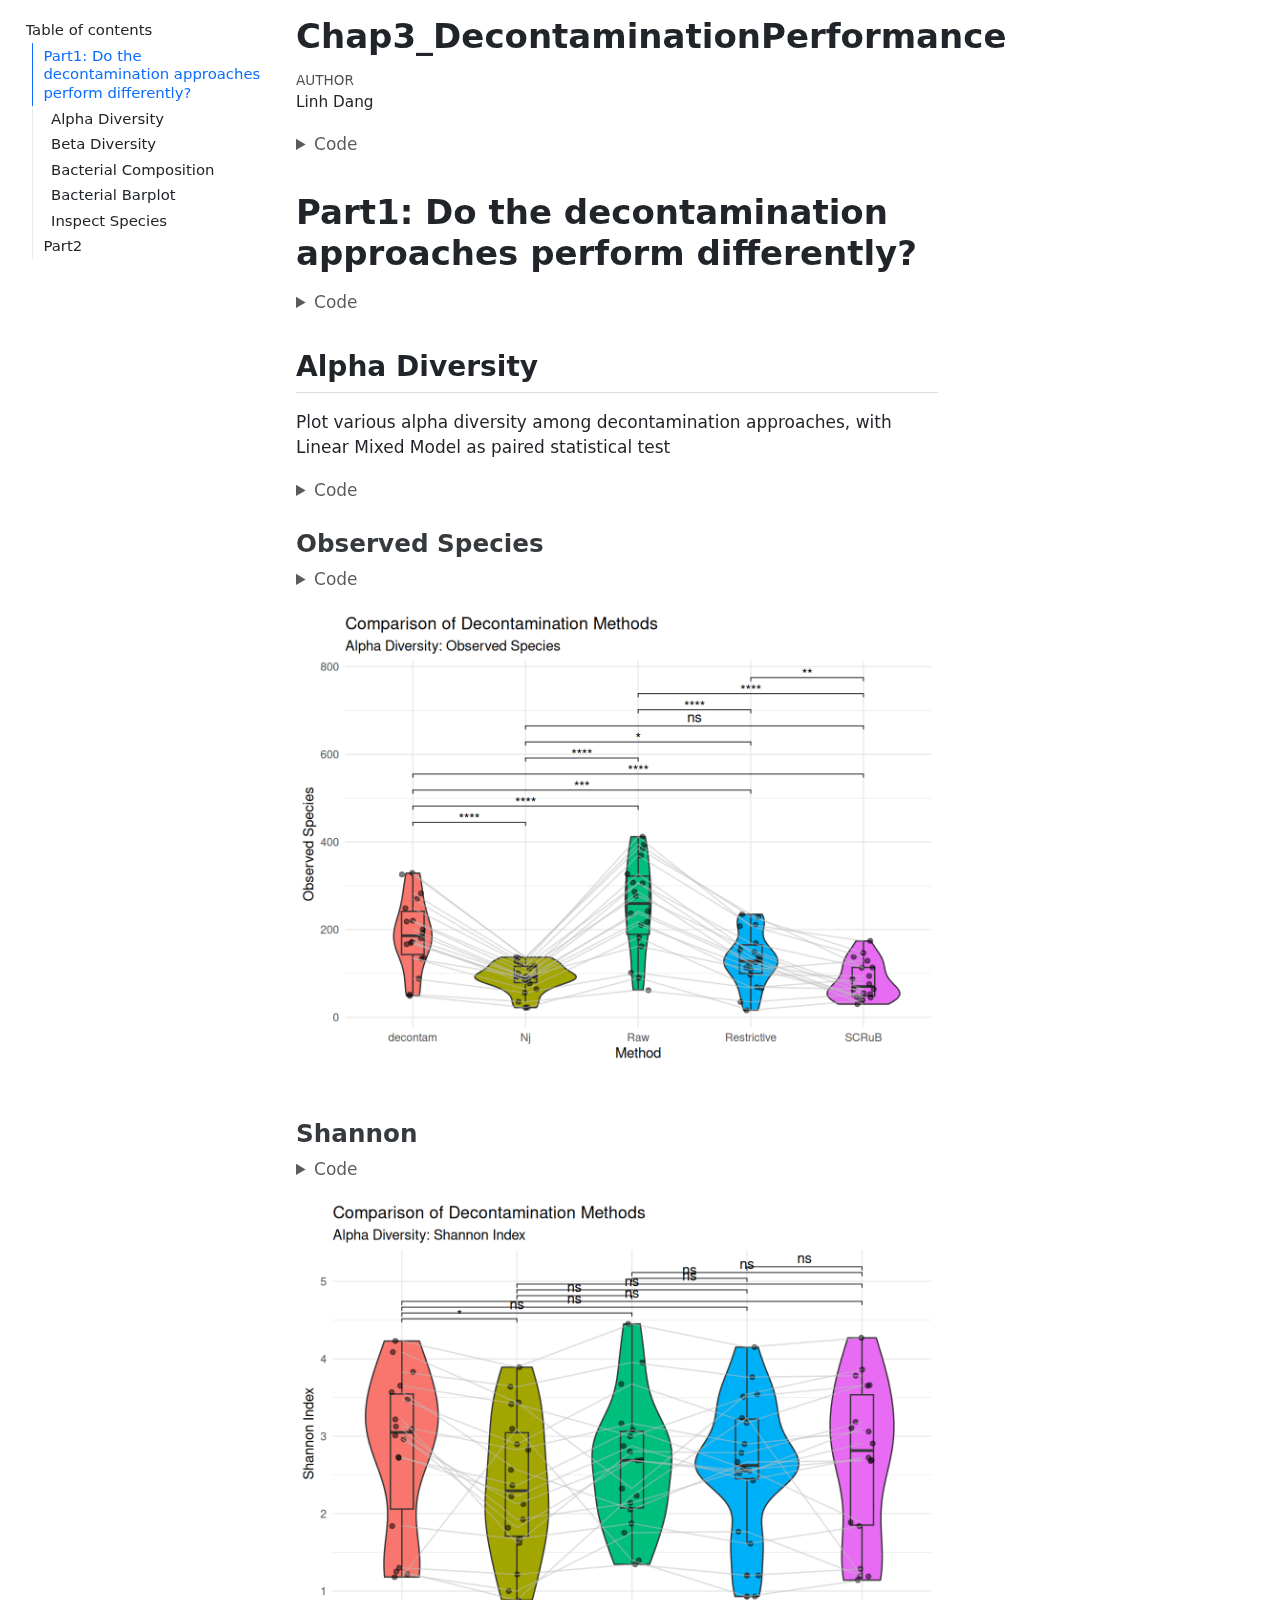
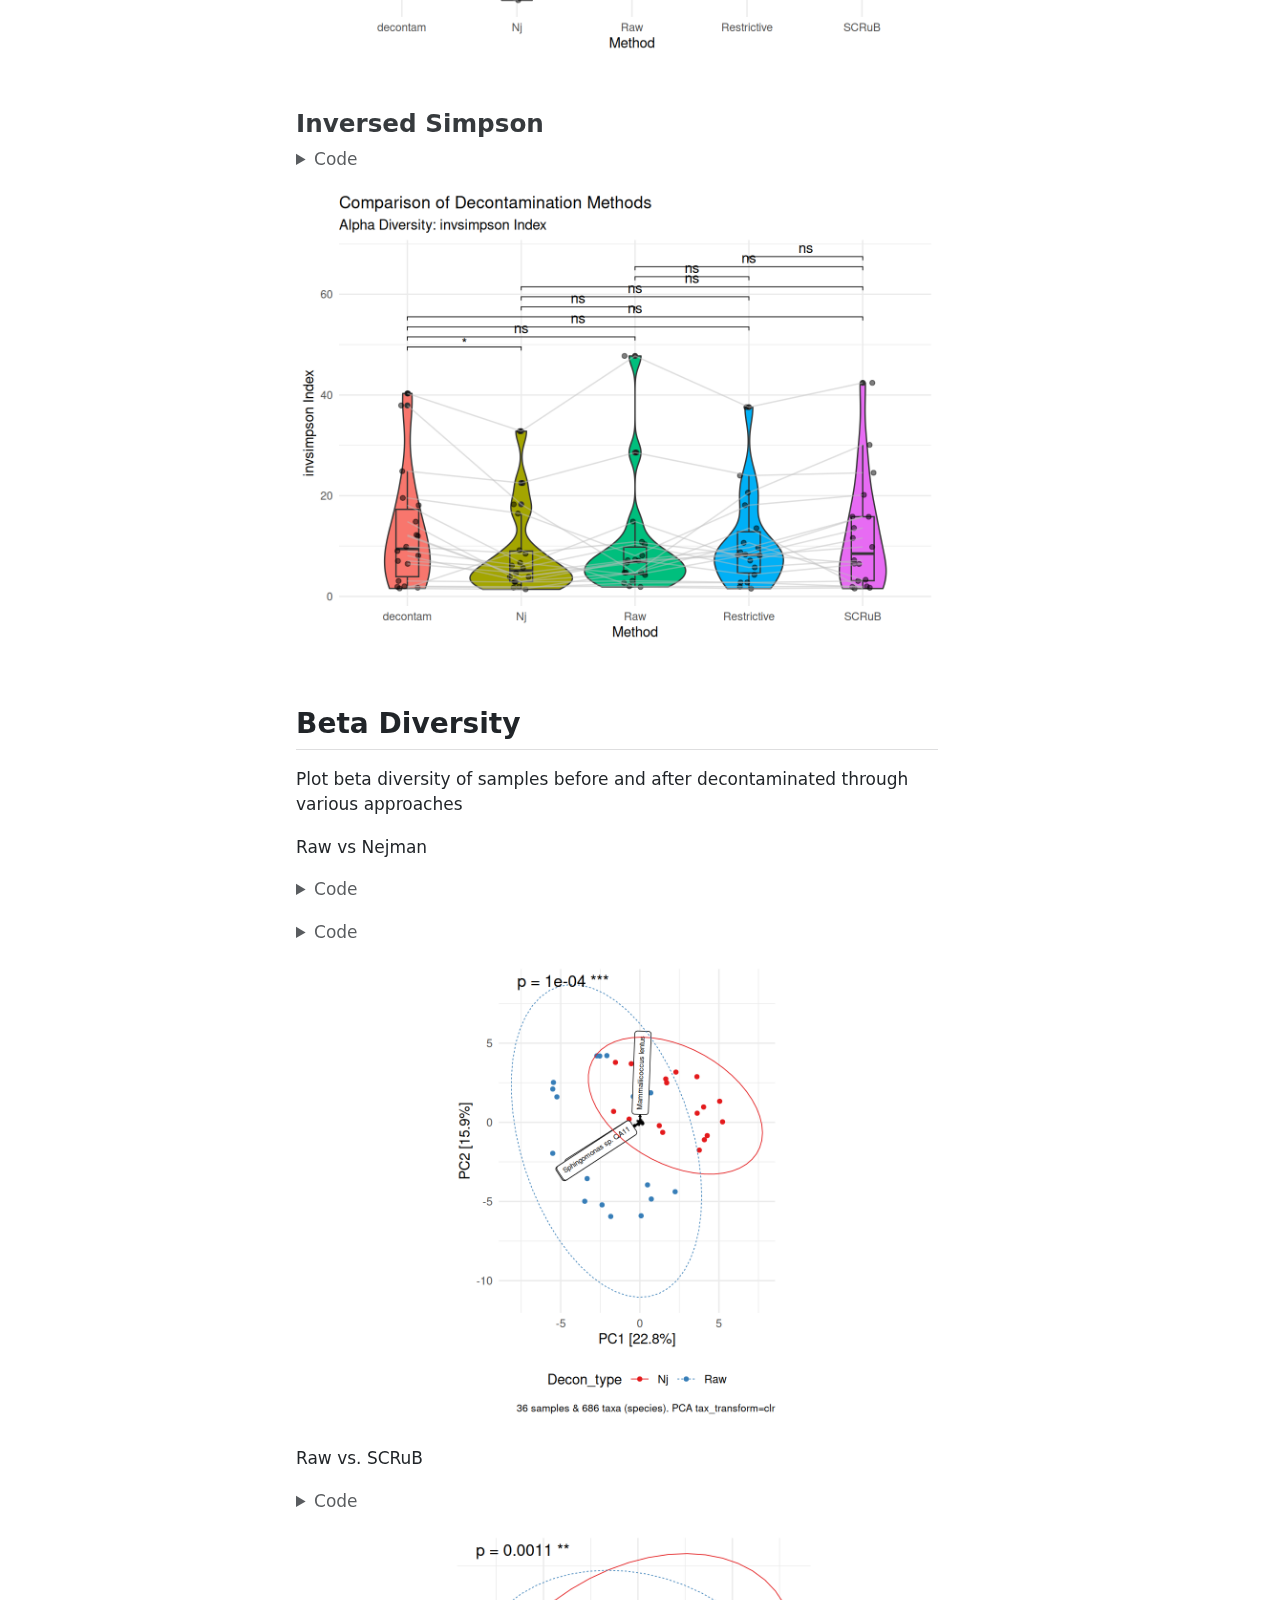
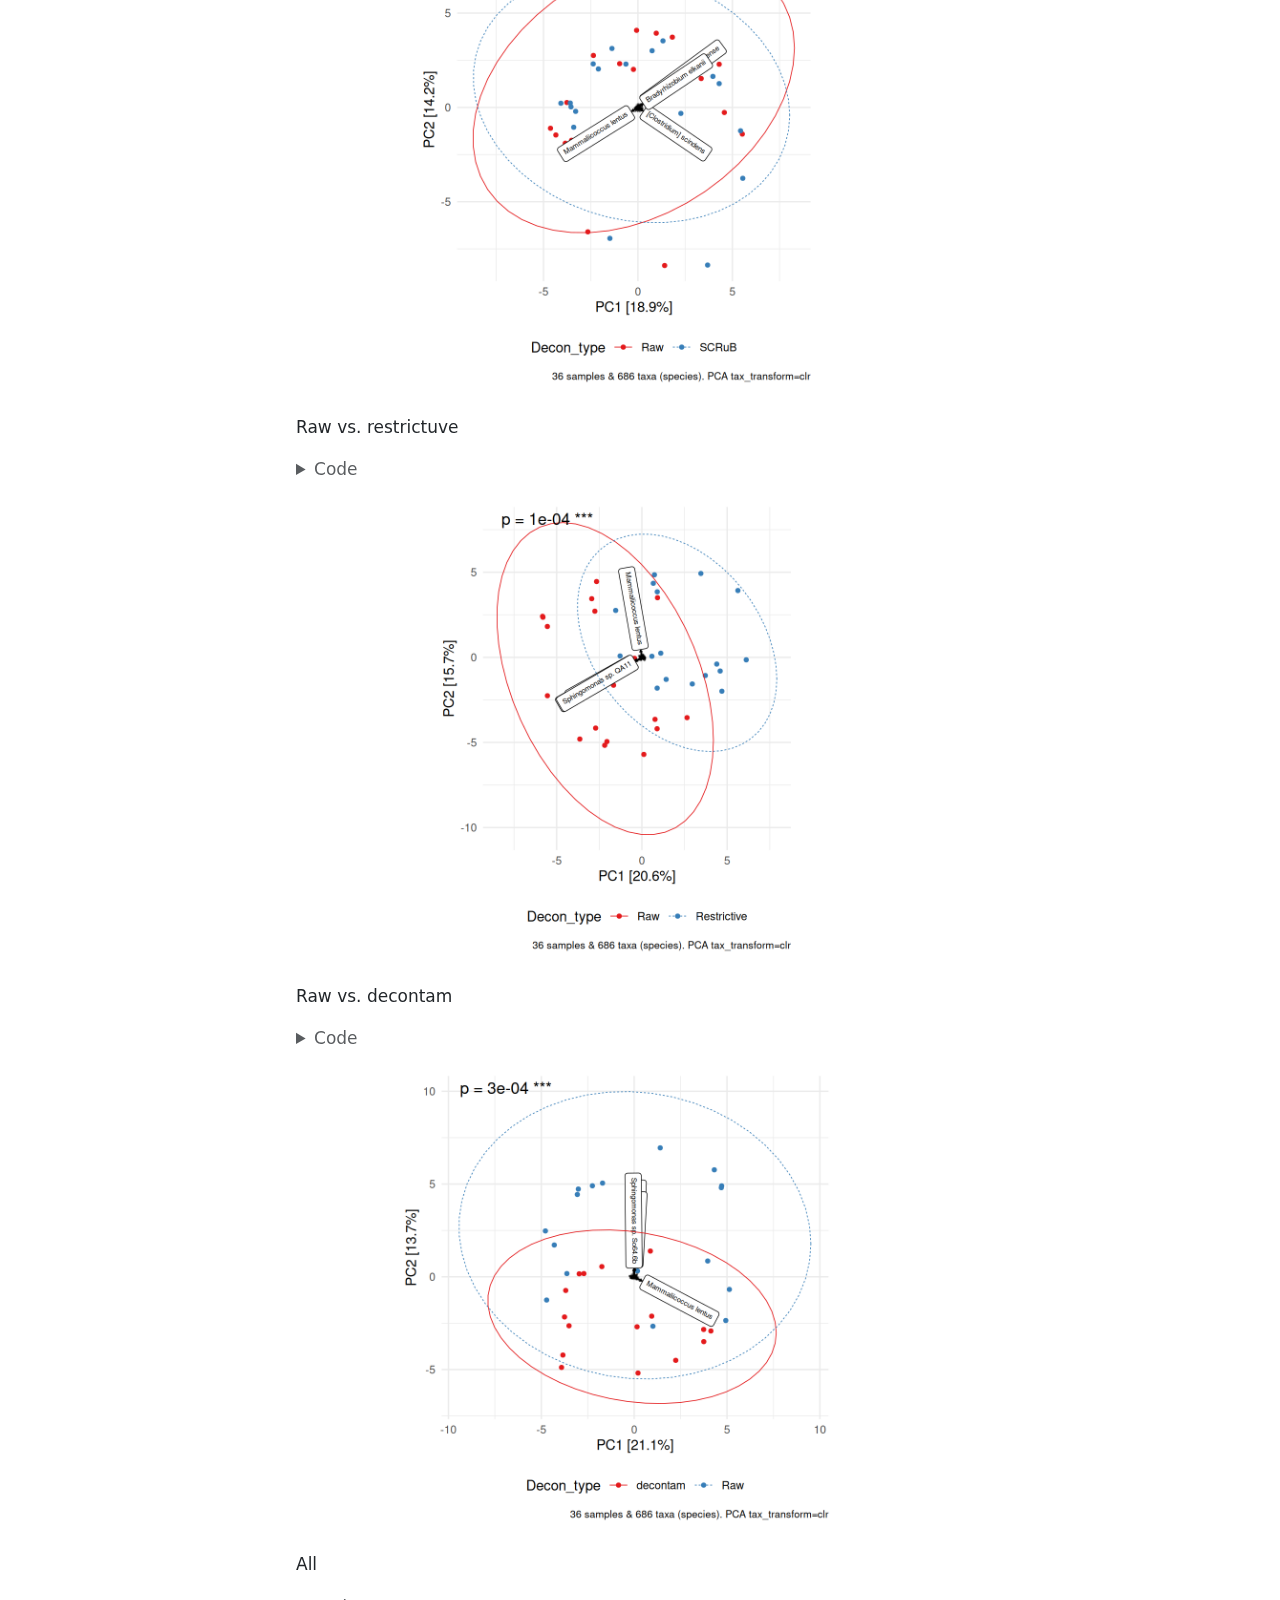
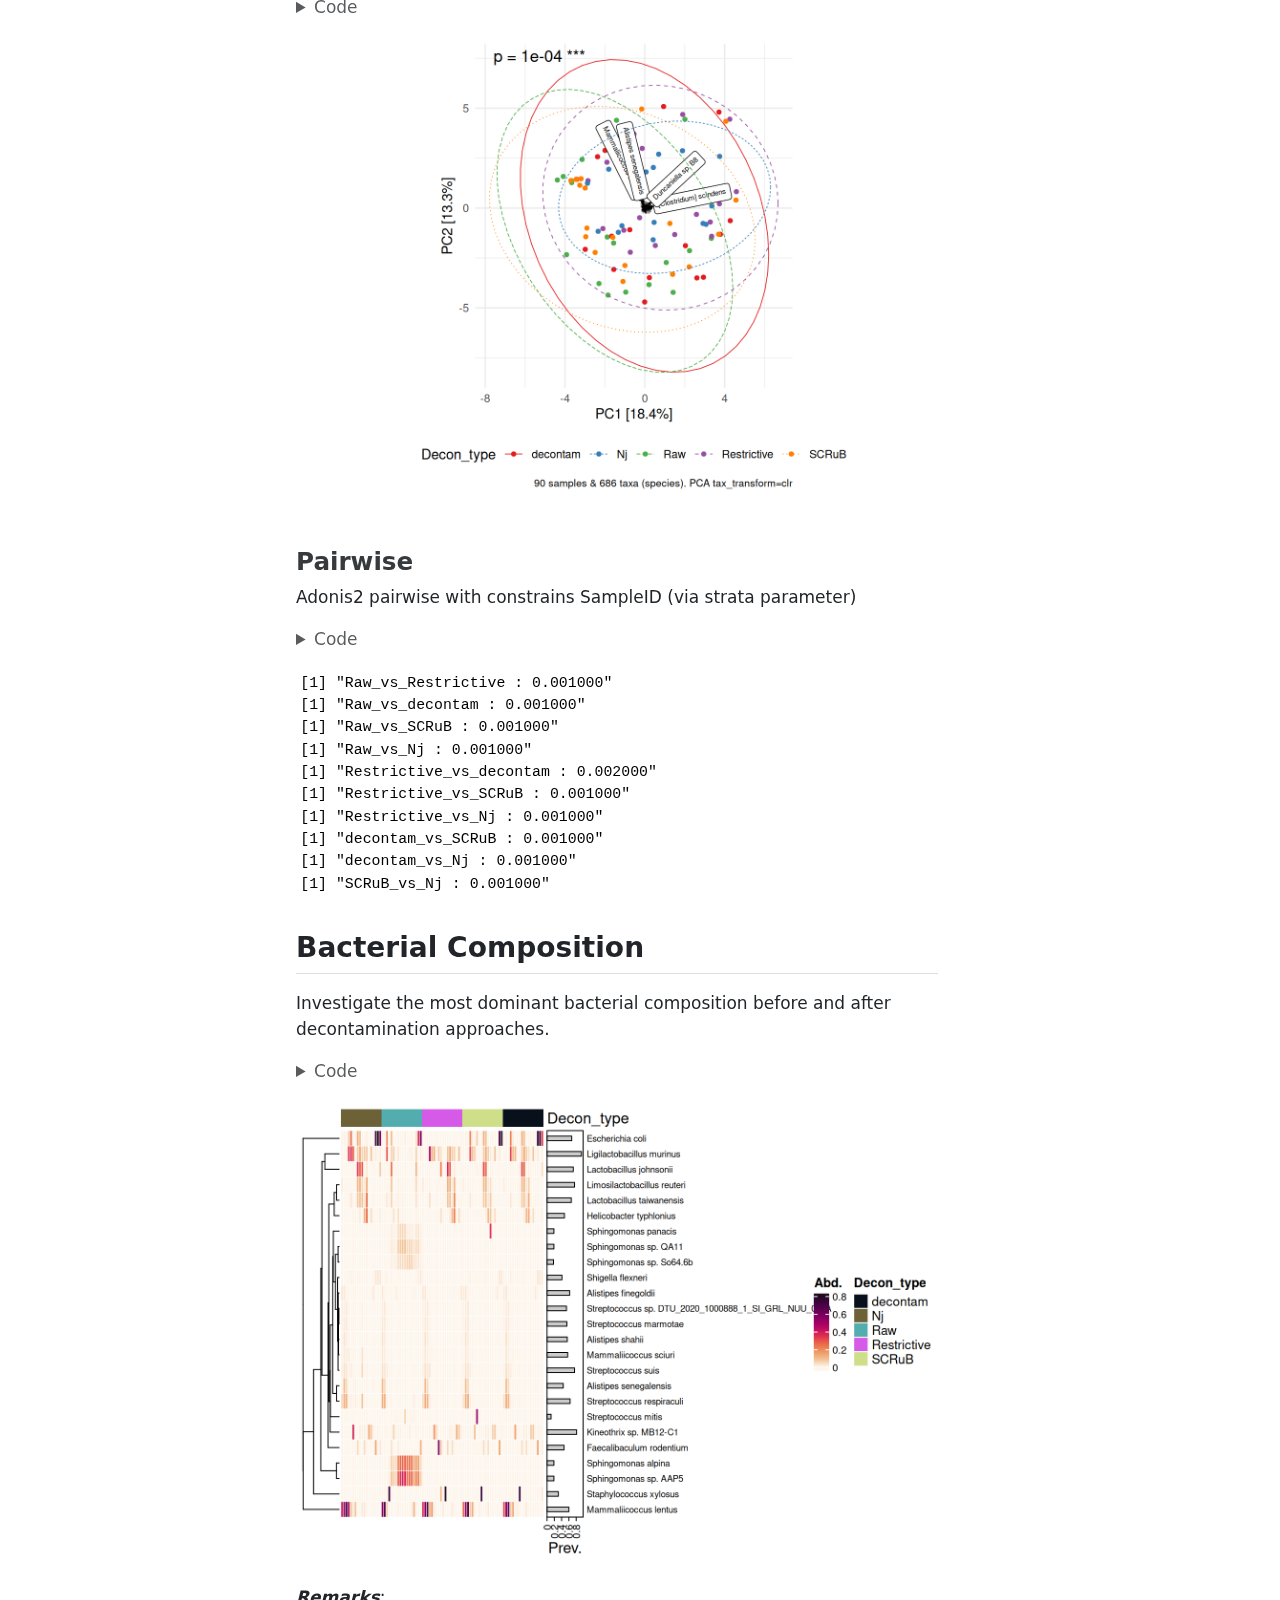
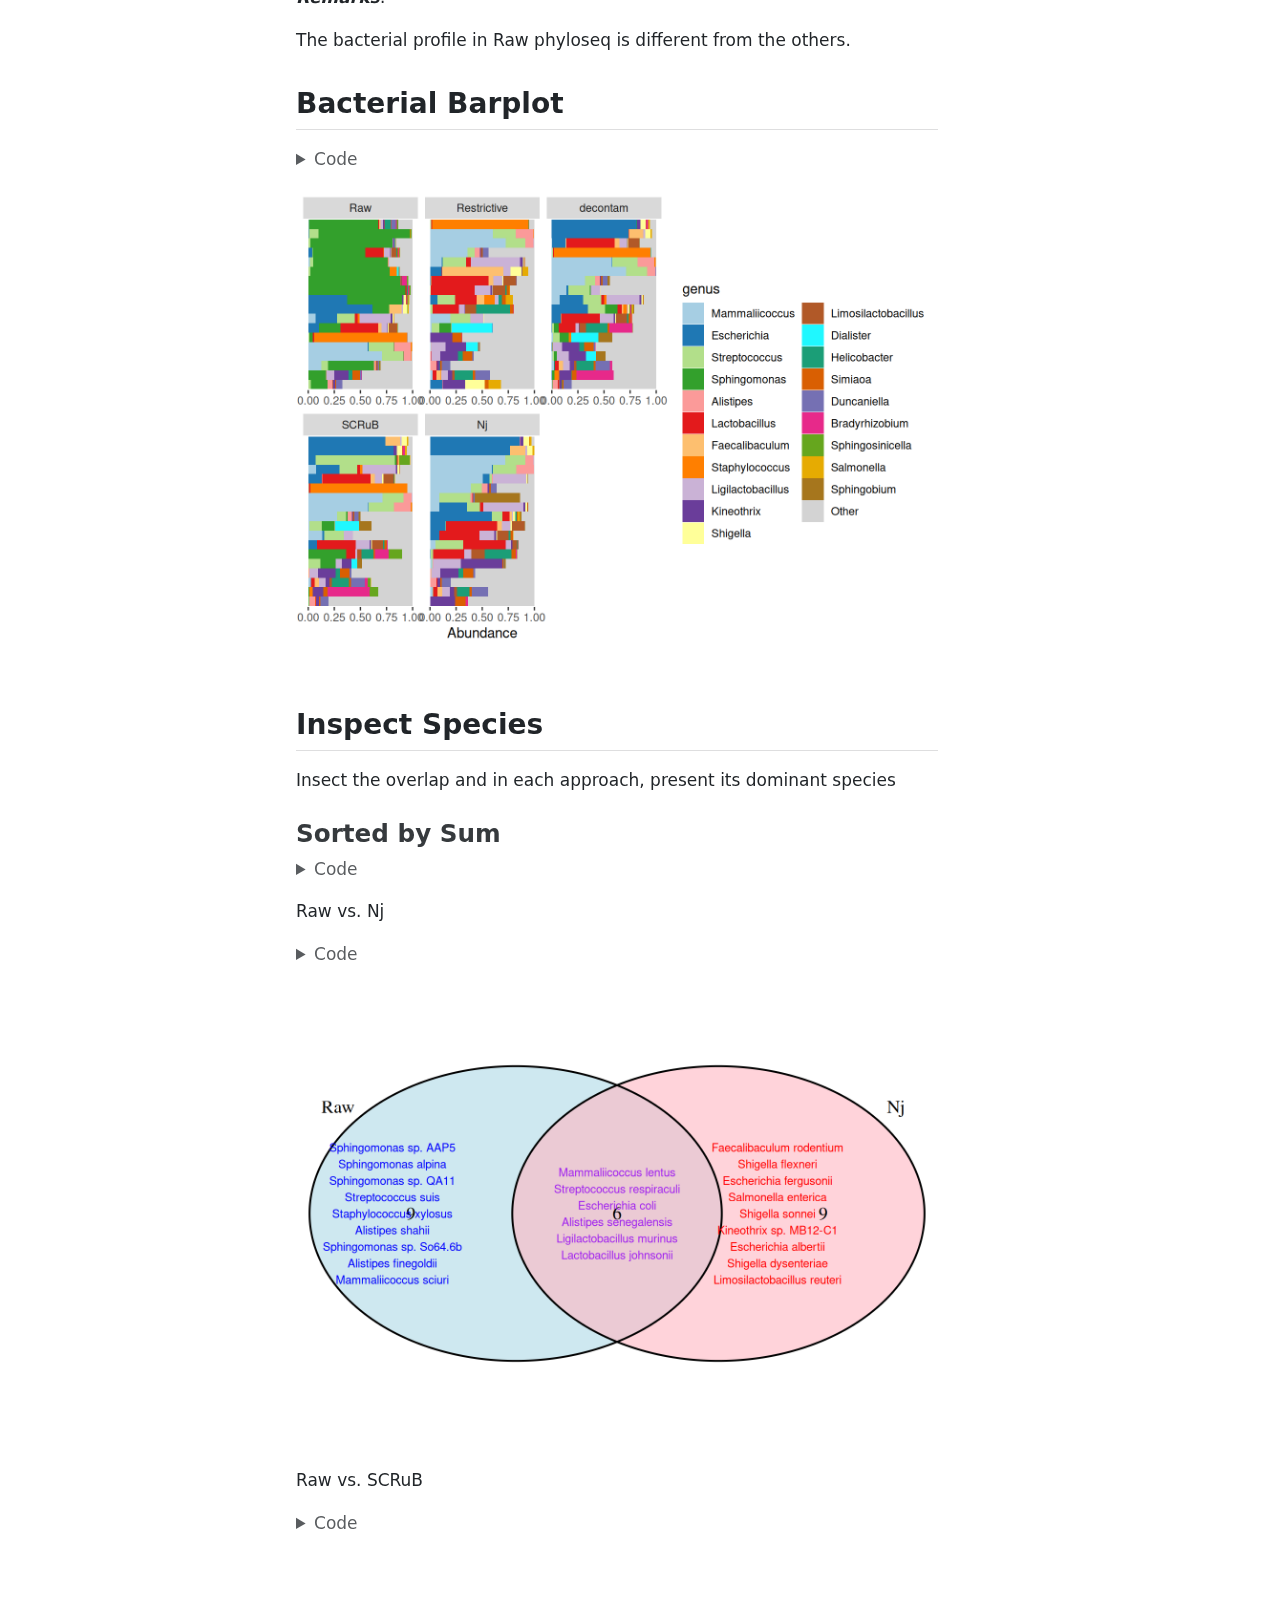
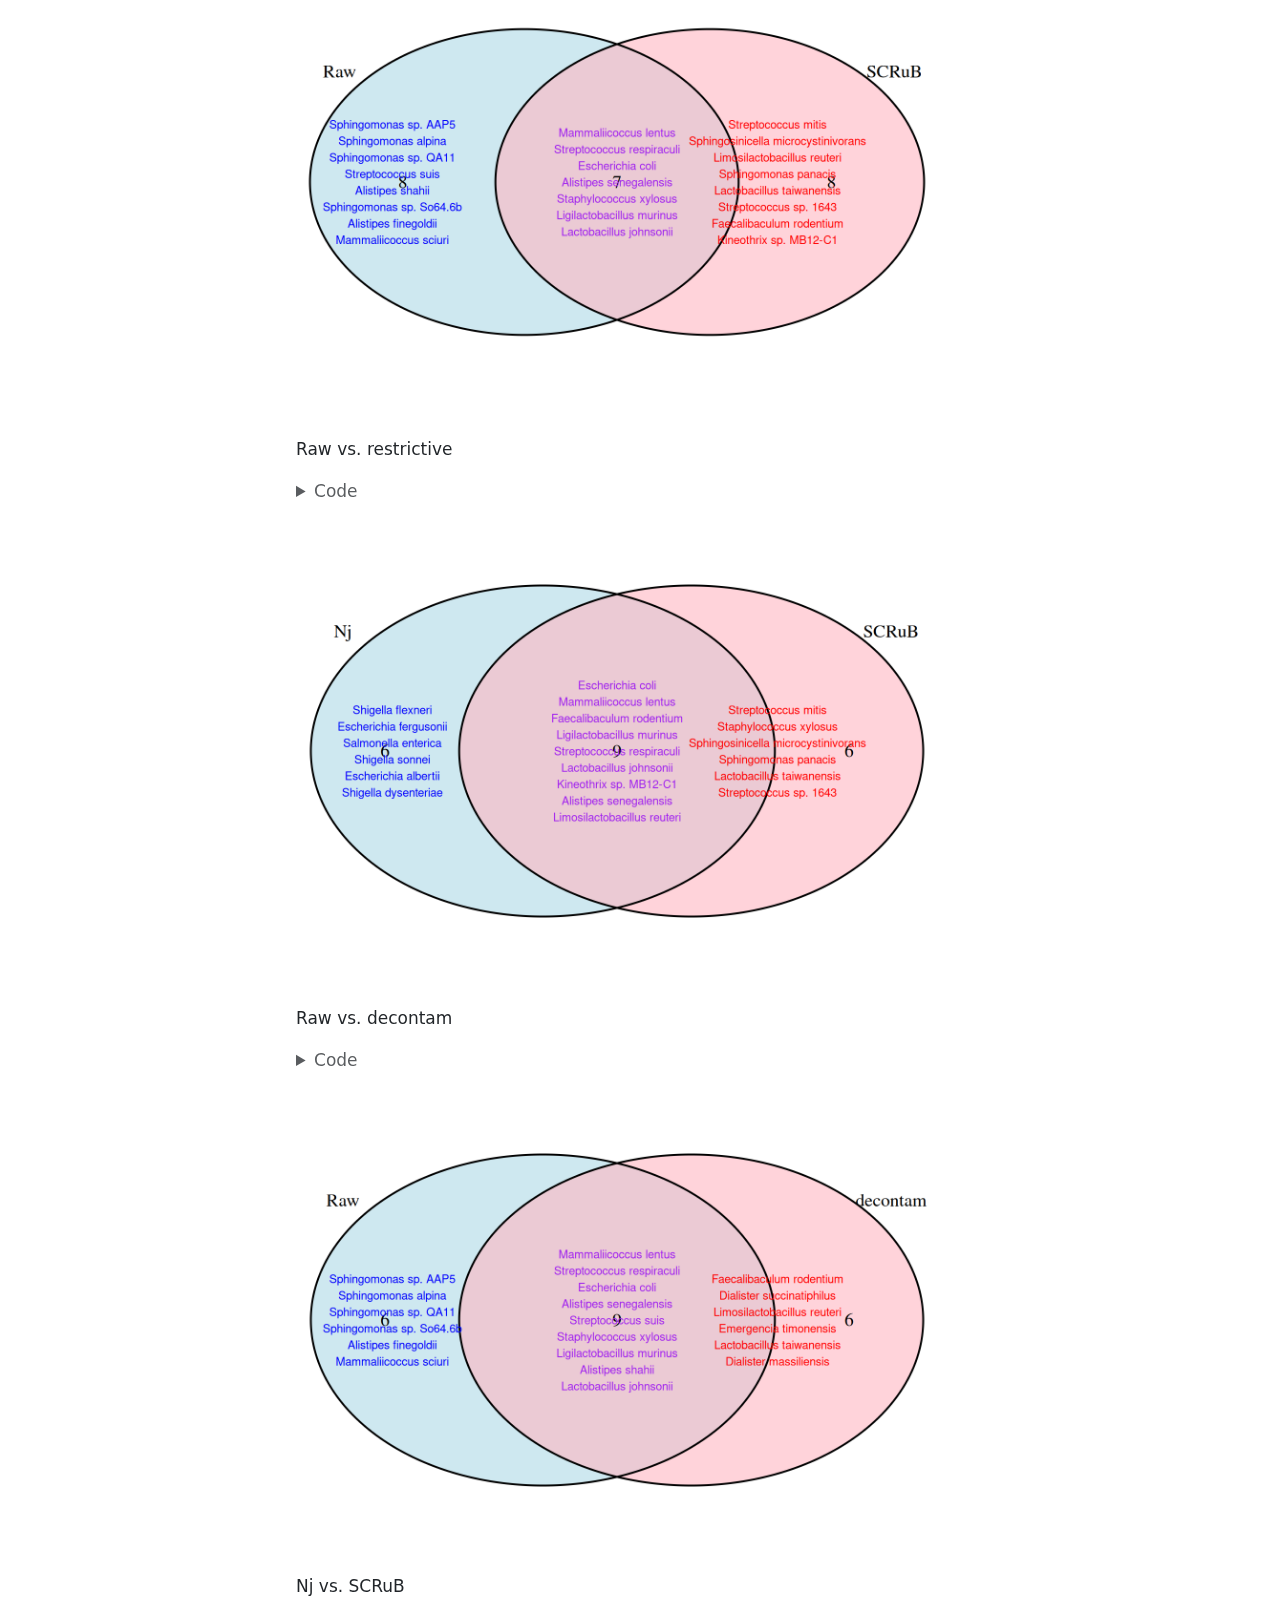
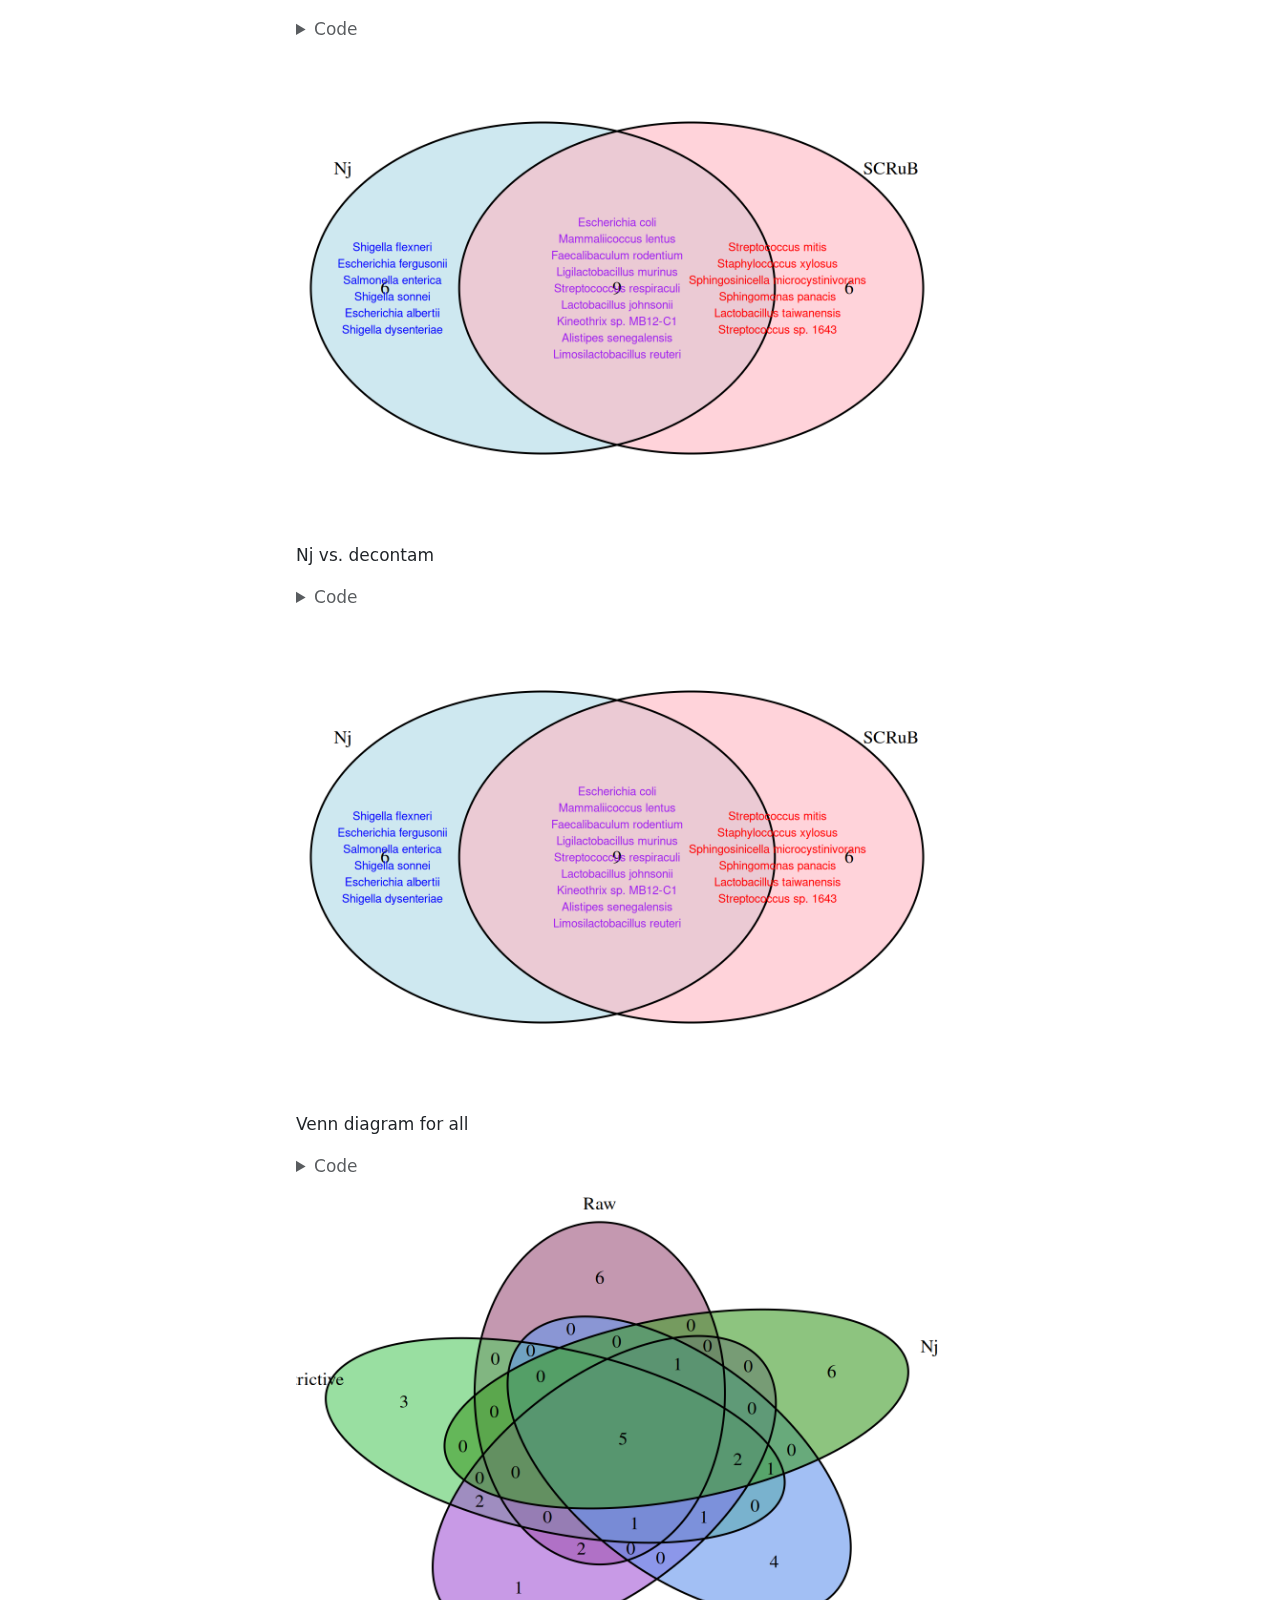
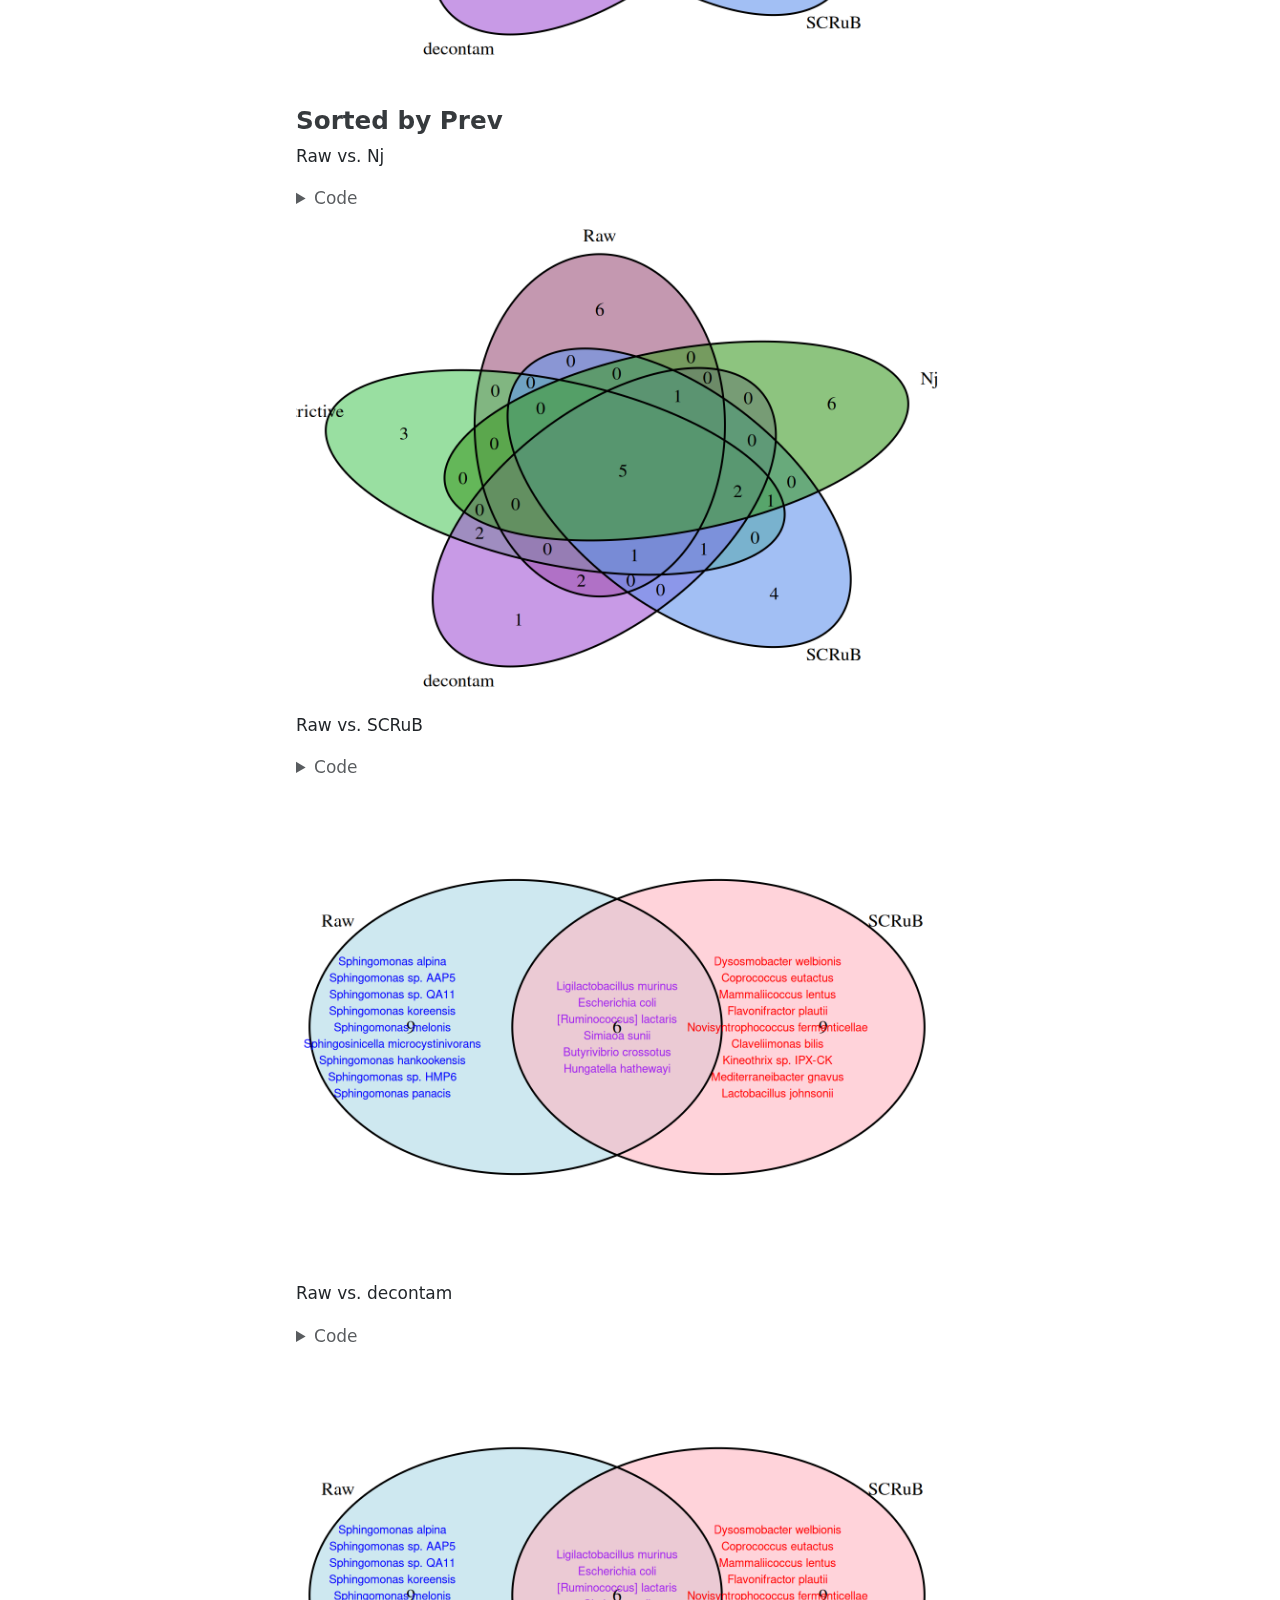
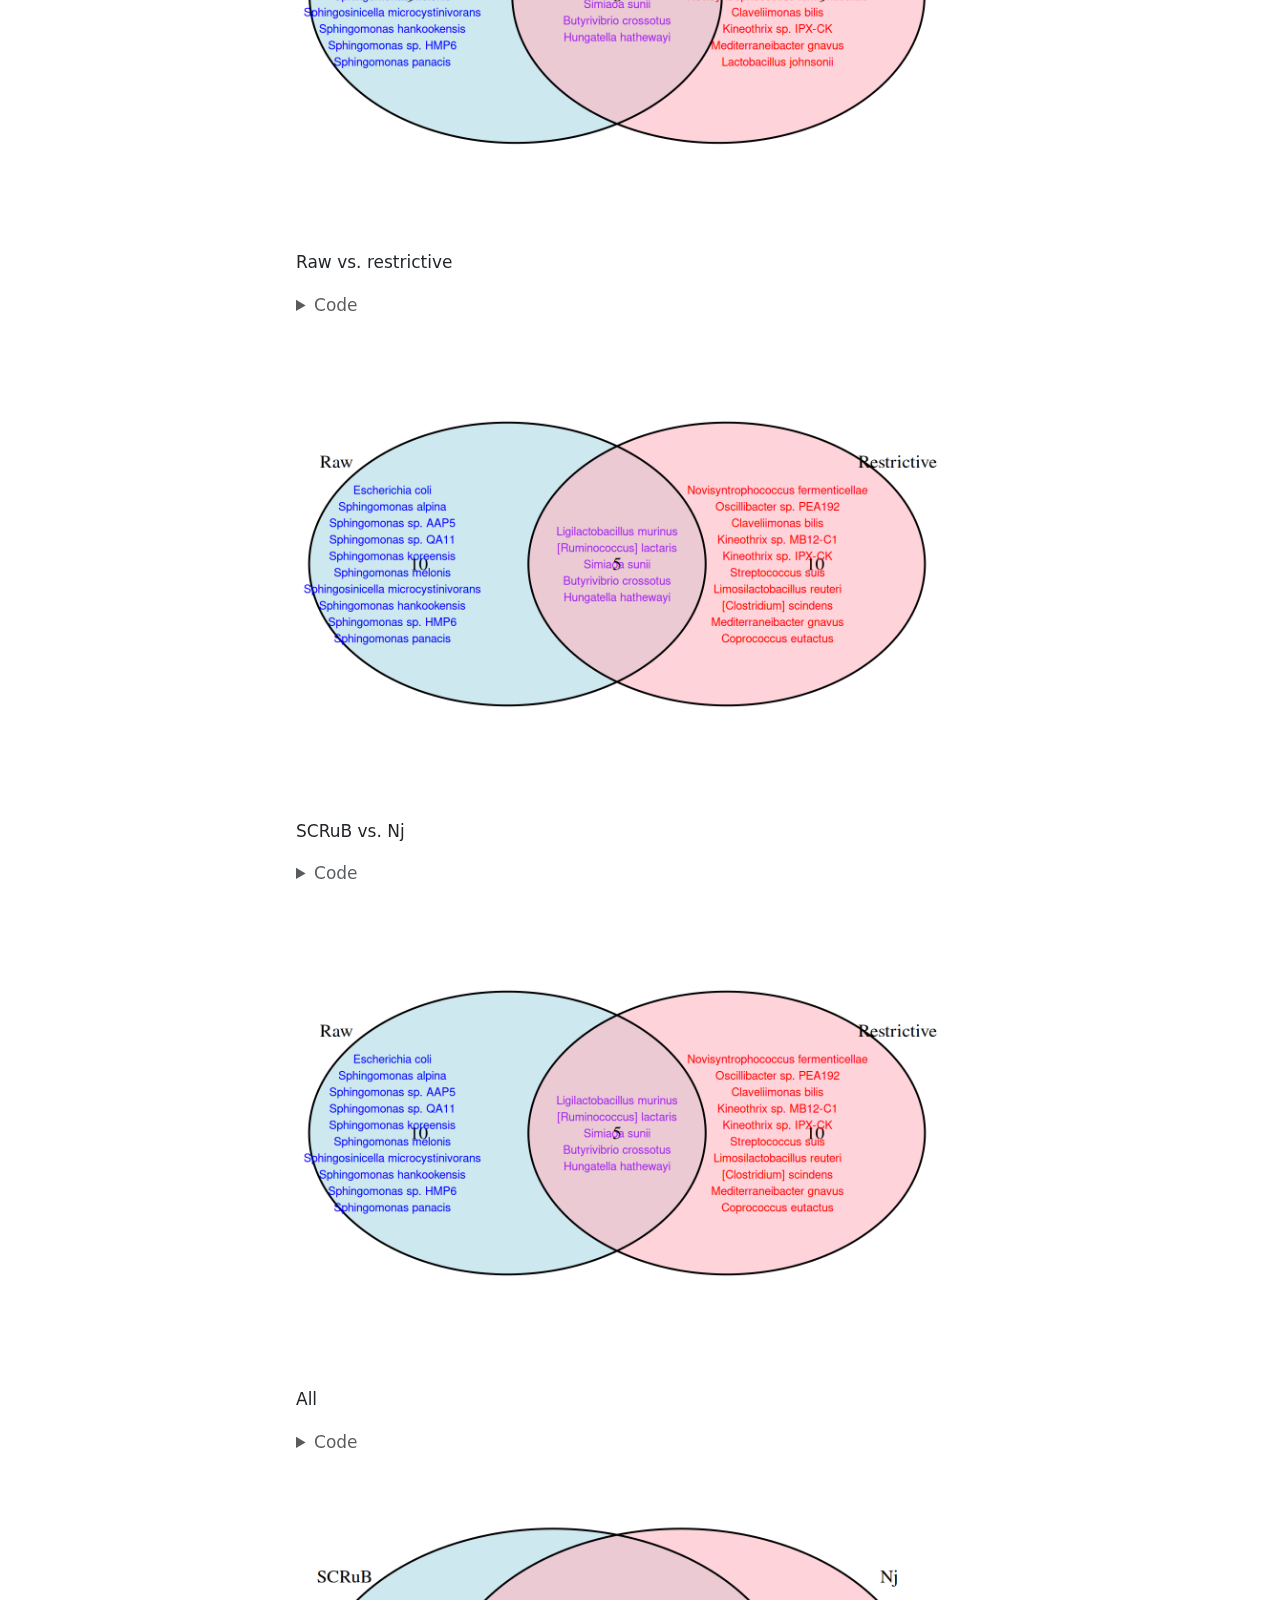
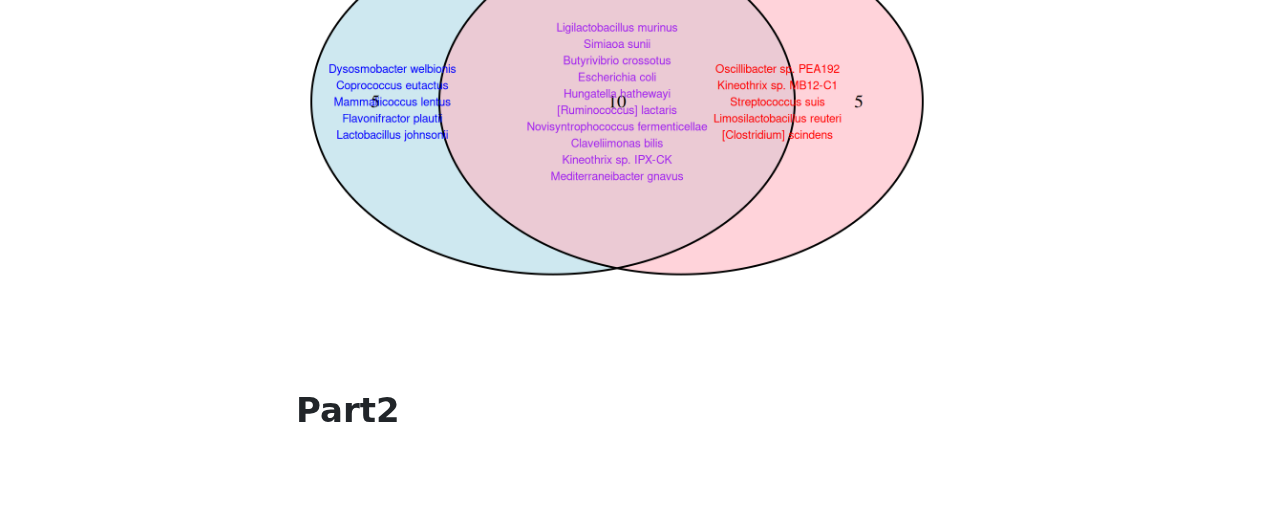
<file: Rscripts/Chap3/Quarto_Doc/Chap3_DecontaminationPerformance.html>
<!DOCTYPE html>
<html xmlns="http://www.w3.org/1999/xhtml" lang="en" xml:lang="en"><head>

<meta charset="utf-8">
<meta name="generator" content="quarto-1.6.42">

<meta name="viewport" content="width=device-width, initial-scale=1.0, user-scalable=yes">

<meta name="author" content="Linh Dang">

<title>Chap3_DecontaminationPerformance</title>
<style>
code{white-space: pre-wrap;}
span.smallcaps{font-variant: small-caps;}
div.columns{display: flex; gap: min(4vw, 1.5em);}
div.column{flex: auto; overflow-x: auto;}
div.hanging-indent{margin-left: 1.5em; text-indent: -1.5em;}
ul.task-list{list-style: none;}
ul.task-list li input[type="checkbox"] {
  width: 0.8em;
  margin: 0 0.8em 0.2em -1em; /* quarto-specific, see https://github.com/quarto-dev/quarto-cli/issues/4556 */ 
  vertical-align: middle;
}
/* CSS for syntax highlighting */
pre > code.sourceCode { white-space: pre; position: relative; }
pre > code.sourceCode > span { line-height: 1.25; }
pre > code.sourceCode > span:empty { height: 1.2em; }
.sourceCode { overflow: visible; }
code.sourceCode > span { color: inherit; text-decoration: inherit; }
div.sourceCode { margin: 1em 0; }
pre.sourceCode { margin: 0; }
@media screen {
div.sourceCode { overflow: auto; }
}
@media print {
pre > code.sourceCode { white-space: pre-wrap; }
pre > code.sourceCode > span { display: inline-block; text-indent: -5em; padding-left: 5em; }
}
pre.numberSource code
  { counter-reset: source-line 0; }
pre.numberSource code > span
  { position: relative; left: -4em; counter-increment: source-line; }
pre.numberSource code > span > a:first-child::before
  { content: counter(source-line);
    position: relative; left: -1em; text-align: right; vertical-align: baseline;
    border: none; display: inline-block;
    -webkit-touch-callout: none; -webkit-user-select: none;
    -khtml-user-select: none; -moz-user-select: none;
    -ms-user-select: none; user-select: none;
    padding: 0 4px; width: 4em;
  }
pre.numberSource { margin-left: 3em;  padding-left: 4px; }
div.sourceCode
  {   }
@media screen {
pre > code.sourceCode > span > a:first-child::before { text-decoration: underline; }
}
</style>


<script src="Chap3_DecontaminationPerformance_files/libs/clipboard/clipboard.min.js"></script>
<script src="Chap3_DecontaminationPerformance_files/libs/quarto-html/quarto.js"></script>
<script src="Chap3_DecontaminationPerformance_files/libs/quarto-html/popper.min.js"></script>
<script src="Chap3_DecontaminationPerformance_files/libs/quarto-html/tippy.umd.min.js"></script>
<script src="Chap3_DecontaminationPerformance_files/libs/quarto-html/anchor.min.js"></script>
<link href="Chap3_DecontaminationPerformance_files/libs/quarto-html/tippy.css" rel="stylesheet">
<link href="Chap3_DecontaminationPerformance_files/libs/quarto-html/quarto-syntax-highlighting-2f5df379a58b258e96c21c0638c20c03.css" rel="stylesheet" id="quarto-text-highlighting-styles">
<script src="Chap3_DecontaminationPerformance_files/libs/bootstrap/bootstrap.min.js"></script>
<link href="Chap3_DecontaminationPerformance_files/libs/bootstrap/bootstrap-icons.css" rel="stylesheet">
<link href="Chap3_DecontaminationPerformance_files/libs/bootstrap/bootstrap-34af8a4e30fcaa834c5f714e2bbc225f.min.css" rel="stylesheet" append-hash="true" id="quarto-bootstrap" data-mode="light">


</head>

<body>

<div id="quarto-content" class="page-columns page-rows-contents page-layout-article toc-left">
<div id="quarto-sidebar-toc-left" class="sidebar toc-left">
  <nav id="TOC" role="doc-toc" class="toc-active">
    <h2 id="toc-title">Table of contents</h2>
   
  <ul>
  <li><a href="#part1-do-the-decontamination-approaches-perform-differently" id="toc-part1-do-the-decontamination-approaches-perform-differently" class="nav-link active" data-scroll-target="#part1-do-the-decontamination-approaches-perform-differently">Part1: Do the decontamination approaches perform differently?</a>
  <ul class="collapse">
  <li><a href="#alpha-diversity" id="toc-alpha-diversity" class="nav-link" data-scroll-target="#alpha-diversity">Alpha Diversity</a>
  <ul class="collapse">
  <li><a href="#observed-species" id="toc-observed-species" class="nav-link" data-scroll-target="#observed-species">Observed Species</a></li>
  <li><a href="#shannon" id="toc-shannon" class="nav-link" data-scroll-target="#shannon">Shannon</a></li>
  <li><a href="#inversed-simpson" id="toc-inversed-simpson" class="nav-link" data-scroll-target="#inversed-simpson">Inversed Simpson</a></li>
  </ul></li>
  <li><a href="#beta-diversity" id="toc-beta-diversity" class="nav-link" data-scroll-target="#beta-diversity">Beta Diversity</a>
  <ul class="collapse">
  <li><a href="#pairwise" id="toc-pairwise" class="nav-link" data-scroll-target="#pairwise">Pairwise</a></li>
  </ul></li>
  <li><a href="#bacterial-composition" id="toc-bacterial-composition" class="nav-link" data-scroll-target="#bacterial-composition">Bacterial Composition</a></li>
  <li><a href="#bacterial-barplot" id="toc-bacterial-barplot" class="nav-link" data-scroll-target="#bacterial-barplot">Bacterial Barplot</a></li>
  <li><a href="#inspect-species" id="toc-inspect-species" class="nav-link" data-scroll-target="#inspect-species">Inspect Species</a>
  <ul class="collapse">
  <li><a href="#sorted-by-sum" id="toc-sorted-by-sum" class="nav-link" data-scroll-target="#sorted-by-sum">Sorted by Sum</a></li>
  <li><a href="#sorted-by-prev" id="toc-sorted-by-prev" class="nav-link" data-scroll-target="#sorted-by-prev">Sorted by Prev</a></li>
  </ul></li>
  </ul></li>
  <li><a href="#part2" id="toc-part2" class="nav-link" data-scroll-target="#part2">Part2</a></li>
  </ul>
</nav>
</div>
<div id="quarto-margin-sidebar" class="sidebar margin-sidebar zindex-bottom">
</div>
<main class="content" id="quarto-document-content">

<header id="title-block-header" class="quarto-title-block default">
<div class="quarto-title">
<h1 class="title">Chap3_DecontaminationPerformance</h1>
</div>



<div class="quarto-title-meta">

    <div>
    <div class="quarto-title-meta-heading">Author</div>
    <div class="quarto-title-meta-contents">
             <p>Linh Dang </p>
          </div>
  </div>
    
  
    
  </div>
  


</header>


<div class="cell">
<details class="code-fold">
<summary>Code</summary>
<div class="sourceCode cell-code" id="cb1"><pre class="sourceCode r code-with-copy"><code class="sourceCode r"><span id="cb1-1"><a href="#cb1-1" aria-hidden="true" tabindex="-1"></a><span class="do">## load libraries</span></span>
<span id="cb1-2"><a href="#cb1-2" aria-hidden="true" tabindex="-1"></a><span class="fu">library</span>(phyloseq)</span>
<span id="cb1-3"><a href="#cb1-3" aria-hidden="true" tabindex="-1"></a><span class="fu">library</span>(reshape2)</span>
<span id="cb1-4"><a href="#cb1-4" aria-hidden="true" tabindex="-1"></a><span class="fu">library</span>(microViz)</span>
<span id="cb1-5"><a href="#cb1-5" aria-hidden="true" tabindex="-1"></a><span class="fu">library</span>(microbiome)</span>
<span id="cb1-6"><a href="#cb1-6" aria-hidden="true" tabindex="-1"></a><span class="fu">library</span>(vegan)</span>
<span id="cb1-7"><a href="#cb1-7" aria-hidden="true" tabindex="-1"></a><span class="fu">library</span>(lme4)       <span class="co"># Linear Mixed Models (for repeated measures)</span></span>
<span id="cb1-8"><a href="#cb1-8" aria-hidden="true" tabindex="-1"></a><span class="fu">library</span>(lmerTest)   <span class="co"># P-values for Mixed Models</span></span>
<span id="cb1-9"><a href="#cb1-9" aria-hidden="true" tabindex="-1"></a><span class="fu">library</span>(emmeans)    <span class="co"># Pairwise comparisons</span></span>
<span id="cb1-10"><a href="#cb1-10" aria-hidden="true" tabindex="-1"></a><span class="fu">library</span>(Wrench)</span>
<span id="cb1-11"><a href="#cb1-11" aria-hidden="true" tabindex="-1"></a><span class="fu">library</span>(rstatix)</span>
<span id="cb1-12"><a href="#cb1-12" aria-hidden="true" tabindex="-1"></a><span class="fu">library</span>(ggpubr)</span>
<span id="cb1-13"><a href="#cb1-13" aria-hidden="true" tabindex="-1"></a><span class="fu">library</span>(tidyverse)</span>
<span id="cb1-14"><a href="#cb1-14" aria-hidden="true" tabindex="-1"></a><span class="fu">library</span>(VennDiagram)</span>
<span id="cb1-15"><a href="#cb1-15" aria-hidden="true" tabindex="-1"></a><span class="fu">rm</span>(<span class="at">list =</span> <span class="fu">ls</span>())</span></code><button title="Copy to Clipboard" class="code-copy-button"><i class="bi"></i></button></pre></div>
</details>
</div>
<section id="part1-do-the-decontamination-approaches-perform-differently" class="level1">
<h1>Part1: Do the decontamination approaches perform differently?</h1>
<div class="cell">
<details class="code-fold">
<summary>Code</summary>
<div class="sourceCode cell-code" id="cb2"><pre class="sourceCode r code-with-copy"><code class="sourceCode r"><span id="cb2-1"><a href="#cb2-1" aria-hidden="true" tabindex="-1"></a><span class="do">## Functions and variables</span></span>
<span id="cb2-2"><a href="#cb2-2" aria-hidden="true" tabindex="-1"></a>Kolors <span class="ot">&lt;-</span> <span class="fu">c</span>(<span class="st">"#9d547c"</span>,<span class="st">"#56ca63"</span>,<span class="st">"#a357d6"</span>,<span class="st">"cornflowerblue"</span>,<span class="st">"#419d2a"</span>,<span class="st">"sandybrown"</span>,<span class="st">"red3"</span>,<span class="st">"peachpuff"</span>,<span class="st">"cyan"</span>,<span class="st">"paleturquoise3"</span>,<span class="st">"mistyrose"</span>,<span class="st">"mediumpurple"</span>,<span class="st">"mediumseagreen"</span>,<span class="st">"mediumorchid"</span>,<span class="st">"moccasin"</span>,<span class="st">"orange4"</span>,<span class="st">"olivedrab"</span>,<span class="st">"midnightblue"</span>,<span class="st">"papayawhip"</span>,<span class="st">"palevioletred4"</span>,<span class="st">"brown1"</span>,<span class="st">"greenyellow"</span>,<span class="st">"orchid"</span>,<span class="st">"navy"</span>,<span class="st">"darkred"</span>,<span class="st">"navajowhite1"</span>,<span class="st">"mistyrose1"</span>,<span class="st">"grey85"</span>,<span class="st">"#525fd6"</span>,<span class="st">"red2"</span>,<span class="st">"#8cbe3a"</span>,<span class="st">"#c944aa"</span>,<span class="st">"indianred3"</span>,<span class="st">"#5ba557"</span>,<span class="st">"#9e66cb"</span>,<span class="st">"#c1b735"</span>,<span class="st">"#6d82ec"</span>,<span class="st">"grey25"</span>,<span class="st">"#e69728"</span>,<span class="st">"#6654b0"</span>,<span class="st">"lightsalmon3"</span>,<span class="st">"lightcyan1"</span>,<span class="st">"khaki1"</span>,<span class="st">"seagreen1"</span>,<span class="st">"plum1"</span>,<span class="st">"lightsteelblue1"</span>,<span class="st">"palevioletred3"</span>,<span class="st">"mintcream"</span>,<span class="st">"magenta3"</span>,<span class="st">"#799330"</span>,<span class="st">"#da7fdf"</span>,<span class="st">"#3c782c"</span>,<span class="st">"#e44586"</span>,<span class="st">"blue4"</span>,<span class="st">"#63c996"</span>,<span class="st">"#dc3f53"</span>,<span class="st">"#49cbc8"</span>,<span class="st">"#cf3f29"</span>,<span class="st">"#4fabda"</span>,<span class="st">"#da6c2b"</span>,<span class="st">"#598bd1"</span>,<span class="st">"#b78c24"</span>,<span class="st">"#8d4191"</span>,<span class="st">"#a0b971"</span>,<span class="st">"slategray1"</span>,<span class="st">"sienna"</span>,<span class="st">"plum1"</span>,<span class="st">"lightyellow1"</span>,<span class="st">"lightskyblue3"</span>,<span class="st">"linen"</span>,<span class="st">"limegreen"</span>,<span class="st">"cornsilk1"</span>,<span class="st">"mediumaquamarine"</span>,<span class="st">"gray14"</span>,<span class="st">"gold3"</span>,<span class="st">"darkviolet"</span>,<span class="st">"#b2386a"</span>,<span class="st">"#479d71"</span>,<span class="st">"#ae4341"</span>,<span class="st">"#2ba198"</span>,<span class="st">"#e07557"</span>,<span class="st">"#5361a3"</span>,<span class="st">"#dda353"</span>,<span class="st">"#aa98df"</span>,<span class="st">"#5b6114"</span>,<span class="st">"#dc89bf"</span>,<span class="st">"#327243"</span>,<span class="st">"slateblue1"</span>,<span class="st">"#e57b94"</span>,<span class="st">"#277257"</span>,<span class="st">"#9b62a0"</span>,<span class="st">"#bbab59"</span>,<span class="st">"#98495a"</span>,<span class="st">"#526229"</span>,<span class="st">"#d8827d"</span>,<span class="st">"#857624"</span>,<span class="st">"gray40"</span>,<span class="st">"#9a4a22"</span>,<span class="st">"#7c7d46"</span>,<span class="st">"mediumslateblue"</span>,<span class="st">"lemonchiffon1"</span>,<span class="st">"#e3a073"</span>,<span class="st">"#9e6b33"</span>, <span class="st">"gray74"</span>,<span class="st">"slateblue1"</span>,<span class="st">"rosybrown3"</span>, <span class="st">"lawngreen"</span>,<span class="st">"gainsboro"</span>,<span class="st">"dodgerblue3"</span>,<span class="st">"deeppink3"</span>,<span class="st">"firebrick3"</span>, <span class="st">"orchid2"</span>, <span class="st">"olivedrab1"</span>, <span class="st">"ivory3"</span>, <span class="st">"darkseagreen"</span>, <span class="st">"bisque2"</span>, <span class="st">"darkgoldenrod2"</span>, <span class="st">"blue2"</span>, <span class="st">"skyblue"</span>, <span class="st">"seashell2"</span>, <span class="st">"turquoise"</span>, <span class="st">"tan1"</span>, <span class="st">"seagreen2"</span>, <span class="st">"palevioletred3"</span>, <span class="st">"linen"</span>, <span class="st">"steelblue4"</span>,<span class="st">"ghostwhite"</span>,<span class="st">"dodgerblue1"</span>,<span class="st">"deeppink1"</span>,<span class="st">"firebrick1"</span>, <span class="st">"limegreen"</span>, <span class="st">"purple3"</span>, <span class="st">"khaki3"</span>, <span class="st">"snow3"</span>, <span class="st">"darkslategray"</span>,<span class="st">"darkorchid"</span>,<span class="st">"lavender"</span>, <span class="st">"magenta2"</span>, <span class="st">"palegreen"</span>, <span class="st">"salmon"</span>, <span class="st">"maroon"</span>, <span class="st">"cyan2"</span>,<span class="st">"#671408"</span>,<span class="st">"#FAEBD7"</span>,<span class="st">"#7FFFD4"</span>,<span class="st">"#F0FFFF"</span>,<span class="st">"#A52A2A"</span>,<span class="st">"burlywood"</span>,<span class="st">"cadetblue"</span>,<span class="st">"#7FFF00"</span>,<span class="st">"chocolate"</span>,<span class="st">"cornsilk"</span>,<span class="st">"slateblue1"</span>,<span class="st">"#FF7F50"</span>,<span class="st">"red1"</span>,<span class="st">"#008B8B"</span>,<span class="st">"darkgoldenrod1"</span>,<span class="st">"darkolivegreen"</span>,<span class="st">"darkorange4"</span>,<span class="st">"white"</span>,<span class="st">"hotpink"</span>,<span class="st">"honeydew1"</span>,<span class="st">"goldenrod2"</span>,<span class="st">"darkgreen"</span>,<span class="st">"oldlace"</span>,<span class="st">"darkslategray3"</span>,<span class="st">"navajowhite3"</span>,<span class="st">"orchid4"</span>,<span class="st">"gray25"</span>,<span class="st">"#F0924D"</span>)</span>
<span id="cb2-3"><a href="#cb2-3" aria-hidden="true" tabindex="-1"></a><span class="do">## Wrench</span></span>
<span id="cb2-4"><a href="#cb2-4" aria-hidden="true" tabindex="-1"></a>WrenchWrapper <span class="ot">&lt;-</span> <span class="cf">function</span>(PhyloObjct, grp, <span class="at">roundUp =</span> F){</span>
<span id="cb2-5"><a href="#cb2-5" aria-hidden="true" tabindex="-1"></a>  cnt_table <span class="ot">&lt;-</span> PhyloObjct <span class="sc">%&gt;%</span> <span class="fu">otu_table</span>()</span>
<span id="cb2-6"><a href="#cb2-6" aria-hidden="true" tabindex="-1"></a>  group <span class="ot">&lt;-</span> PhyloObjct <span class="sc">%&gt;%</span> <span class="fu">sample_data</span>() <span class="sc">%&gt;%</span> <span class="fu">pull</span>(grp)</span>
<span id="cb2-7"><a href="#cb2-7" aria-hidden="true" tabindex="-1"></a>  w <span class="ot">&lt;-</span> <span class="fu">wrench</span>(cnt_table, <span class="at">condition =</span> group)</span>
<span id="cb2-8"><a href="#cb2-8" aria-hidden="true" tabindex="-1"></a>  </span>
<span id="cb2-9"><a href="#cb2-9" aria-hidden="true" tabindex="-1"></a>  <span class="co"># deseq.obj &lt;- DESeqDataSetFromMatrix(cnt_table %&gt;% as.data.frame(), DataFrame(group), ~group)</span></span>
<span id="cb2-10"><a href="#cb2-10" aria-hidden="true" tabindex="-1"></a>  <span class="co"># DESeq2::sizeFactors(deseq.obj) &lt;- w$nf</span></span>
<span id="cb2-11"><a href="#cb2-11" aria-hidden="true" tabindex="-1"></a>  <span class="co"># cnt_table_normalized &lt;- DESeq2::counts(deseq.obj, normalized=TRUE)</span></span>
<span id="cb2-12"><a href="#cb2-12" aria-hidden="true" tabindex="-1"></a>  </span>
<span id="cb2-13"><a href="#cb2-13" aria-hidden="true" tabindex="-1"></a>  norm_factors <span class="ot">&lt;-</span> w<span class="sc">$</span>nf</span>
<span id="cb2-14"><a href="#cb2-14" aria-hidden="true" tabindex="-1"></a>  norm_counts <span class="ot">&lt;-</span> <span class="fu">sweep</span>(cnt_table, <span class="dv">2</span>, norm_factors, <span class="at">FUN =</span> <span class="st">'/'</span>)</span>
<span id="cb2-15"><a href="#cb2-15" aria-hidden="true" tabindex="-1"></a>  <span class="cf">if</span>(roundUp){norm_counts <span class="ot">&lt;-</span> norm_counts <span class="sc">%&gt;%</span> <span class="fu">round</span>()}</span>
<span id="cb2-16"><a href="#cb2-16" aria-hidden="true" tabindex="-1"></a>  <span class="cf">if</span>(<span class="sc">!</span><span class="fu">is.null</span>(<span class="fu">phy_tree</span>(PhyloObjct, <span class="at">errorIfNULL =</span> F))){</span>
<span id="cb2-17"><a href="#cb2-17" aria-hidden="true" tabindex="-1"></a>    <span class="fu">return</span>(<span class="fu">phyloseq</span>(<span class="fu">otu_table</span>(norm_counts, <span class="at">taxa_are_rows =</span> T), <span class="fu">tax_table</span>(PhyloObjct <span class="sc">%&gt;%</span> <span class="fu">tax_table</span>()), <span class="fu">sample_data</span>(PhyloObjct <span class="sc">%&gt;%</span> <span class="fu">sample_data</span>()),</span>
<span id="cb2-18"><a href="#cb2-18" aria-hidden="true" tabindex="-1"></a>                    <span class="fu">phy_tree</span>(PhyloObjct)))</span>
<span id="cb2-19"><a href="#cb2-19" aria-hidden="true" tabindex="-1"></a>  } <span class="cf">else</span>{</span>
<span id="cb2-20"><a href="#cb2-20" aria-hidden="true" tabindex="-1"></a>    <span class="fu">return</span>(<span class="fu">phyloseq</span>(<span class="fu">otu_table</span>(norm_counts, <span class="at">taxa_are_rows =</span> T), <span class="fu">tax_table</span>(PhyloObjct <span class="sc">%&gt;%</span> <span class="fu">tax_table</span>()), <span class="fu">sample_data</span>(PhyloObjct <span class="sc">%&gt;%</span> <span class="fu">sample_data</span>())))</span>
<span id="cb2-21"><a href="#cb2-21" aria-hidden="true" tabindex="-1"></a>  }</span>
<span id="cb2-22"><a href="#cb2-22" aria-hidden="true" tabindex="-1"></a>}</span>
<span id="cb2-23"><a href="#cb2-23" aria-hidden="true" tabindex="-1"></a><span class="do">## append meta to have more info about mouse</span></span>
<span id="cb2-24"><a href="#cb2-24" aria-hidden="true" tabindex="-1"></a>append_AN_NR <span class="ot">&lt;-</span> <span class="cf">function</span>(pseq, df_additional){</span>
<span id="cb2-25"><a href="#cb2-25" aria-hidden="true" tabindex="-1"></a>  df_meta <span class="ot">&lt;-</span> <span class="fu">meta</span>(pseq)</span>
<span id="cb2-26"><a href="#cb2-26" aria-hidden="true" tabindex="-1"></a>  <span class="cf">if</span>(<span class="sc">!</span><span class="st">"AN_NR"</span> <span class="sc">%in%</span>  <span class="fu">colnames</span>(df_meta)){</span>
<span id="cb2-27"><a href="#cb2-27" aria-hidden="true" tabindex="-1"></a>    <span class="fu">print</span>(<span class="st">"There must be AN_NR column!"</span>)</span>
<span id="cb2-28"><a href="#cb2-28" aria-hidden="true" tabindex="-1"></a>    <span class="fu">return</span>(<span class="cn">NA</span>)</span>
<span id="cb2-29"><a href="#cb2-29" aria-hidden="true" tabindex="-1"></a>  }</span>
<span id="cb2-30"><a href="#cb2-30" aria-hidden="true" tabindex="-1"></a>  <span class="do">## check if info is already in the main data frame, warning if already exits</span></span>
<span id="cb2-31"><a href="#cb2-31" aria-hidden="true" tabindex="-1"></a>  col_names_fea <span class="ot">&lt;-</span> <span class="fu">setdiff</span>(<span class="fu">colnames</span>(df_additional), <span class="st">"AN_NR"</span>)</span>
<span id="cb2-32"><a href="#cb2-32" aria-hidden="true" tabindex="-1"></a>  new_col_names_fea <span class="ot">&lt;-</span> <span class="fu">setdiff</span>(col_names_fea, <span class="fu">colnames</span>(df_meta))</span>
<span id="cb2-33"><a href="#cb2-33" aria-hidden="true" tabindex="-1"></a>  <span class="cf">if</span>(<span class="fu">length</span>(new_col_names_fea)<span class="sc">==</span><span class="dv">0</span>){</span>
<span id="cb2-34"><a href="#cb2-34" aria-hidden="true" tabindex="-1"></a>    <span class="fu">warning</span>(<span class="st">"All new feature already exits, nothing to be added"</span>)</span>
<span id="cb2-35"><a href="#cb2-35" aria-hidden="true" tabindex="-1"></a>    <span class="fu">return</span>(pseq)</span>
<span id="cb2-36"><a href="#cb2-36" aria-hidden="true" tabindex="-1"></a>  }</span>
<span id="cb2-37"><a href="#cb2-37" aria-hidden="true" tabindex="-1"></a>  <span class="cf">if</span>(<span class="fu">length</span>(new_col_names_fea) <span class="sc">&lt;</span> <span class="fu">length</span>(col_names_fea)){</span>
<span id="cb2-38"><a href="#cb2-38" aria-hidden="true" tabindex="-1"></a>    <span class="fu">warning</span>(<span class="st">"partially info already there, add the rest!"</span>)</span>
<span id="cb2-39"><a href="#cb2-39" aria-hidden="true" tabindex="-1"></a>    df_additional <span class="ot">&lt;-</span> df_additional <span class="sc">%&gt;%</span> </span>
<span id="cb2-40"><a href="#cb2-40" aria-hidden="true" tabindex="-1"></a>      <span class="fu">select</span>(<span class="fu">c</span>(<span class="st">"AN_NR"</span>, new_col_names_fea))</span>
<span id="cb2-41"><a href="#cb2-41" aria-hidden="true" tabindex="-1"></a>  }</span>
<span id="cb2-42"><a href="#cb2-42" aria-hidden="true" tabindex="-1"></a>  </span>
<span id="cb2-43"><a href="#cb2-43" aria-hidden="true" tabindex="-1"></a>  df_meta_new <span class="ot">&lt;-</span> df_meta <span class="sc">%&gt;%</span> </span>
<span id="cb2-44"><a href="#cb2-44" aria-hidden="true" tabindex="-1"></a>    <span class="fu">rownames_to_column</span>(<span class="at">var =</span> <span class="st">"SampleName"</span>) <span class="sc">%&gt;%</span> </span>
<span id="cb2-45"><a href="#cb2-45" aria-hidden="true" tabindex="-1"></a>    <span class="fu">left_join</span>(., df_additional, <span class="at">by =</span> <span class="st">"AN_NR"</span>) <span class="sc">%&gt;%</span> </span>
<span id="cb2-46"><a href="#cb2-46" aria-hidden="true" tabindex="-1"></a>    <span class="fu">column_to_rownames</span>(<span class="at">var =</span> <span class="st">"SampleName"</span>)</span>
<span id="cb2-47"><a href="#cb2-47" aria-hidden="true" tabindex="-1"></a>  <span class="fu">sample_data</span>(pseq) <span class="ot">&lt;-</span> df_meta_new</span>
<span id="cb2-48"><a href="#cb2-48" aria-hidden="true" tabindex="-1"></a>  <span class="fu">return</span>(pseq)</span>
<span id="cb2-49"><a href="#cb2-49" aria-hidden="true" tabindex="-1"></a>}</span>
<span id="cb2-50"><a href="#cb2-50" aria-hidden="true" tabindex="-1"></a></span>
<span id="cb2-51"><a href="#cb2-51" aria-hidden="true" tabindex="-1"></a></span>
<span id="cb2-52"><a href="#cb2-52" aria-hidden="true" tabindex="-1"></a><span class="do">## alpha plot function with LMM with fixed and random variables</span></span>
<span id="cb2-53"><a href="#cb2-53" aria-hidden="true" tabindex="-1"></a>AlphaPlot_Violin_LMM <span class="ot">&lt;-</span> <span class="cf">function</span>(df, SampleID, strata, val, <span class="at">metric =</span> <span class="st">"Obsered species"</span>){</span>
<span id="cb2-54"><a href="#cb2-54" aria-hidden="true" tabindex="-1"></a>  <span class="do">## df: in pivot longer manner</span></span>
<span id="cb2-55"><a href="#cb2-55" aria-hidden="true" tabindex="-1"></a>  <span class="do">## calc p value in manner of paired</span></span>
<span id="cb2-56"><a href="#cb2-56" aria-hidden="true" tabindex="-1"></a>  <span class="do">## get y.position for ggplot</span></span>
<span id="cb2-57"><a href="#cb2-57" aria-hidden="true" tabindex="-1"></a>  y_pos <span class="ot">&lt;-</span> <span class="fu">t_test</span>(<span class="at">formula =</span> <span class="fu">as.formula</span>(<span class="fu">sprintf</span>(<span class="st">"%s ~ %s"</span>, val, strata)), <span class="at">data =</span> df) <span class="sc">%&gt;%</span> <span class="fu">add_xy_position</span>() <span class="sc">%&gt;%</span> <span class="fu">pull</span>(y.position)</span>
<span id="cb2-58"><a href="#cb2-58" aria-hidden="true" tabindex="-1"></a>  model <span class="ot">&lt;-</span> <span class="fu">lmer</span>(<span class="fu">as.formula</span>(<span class="fu">sprintf</span>(<span class="st">"%s ~ %s + (1|%s)"</span>, val, strata, SampleID)), <span class="at">data =</span> df)</span>
<span id="cb2-59"><a href="#cb2-59" aria-hidden="true" tabindex="-1"></a>  emm <span class="ot">&lt;-</span> <span class="fu">emmeans</span>(model, <span class="at">specs =</span> <span class="fu">as.formula</span>(<span class="fu">sprintf</span>(<span class="st">"pairwise ~ %s"</span>, strata)))</span>
<span id="cb2-60"><a href="#cb2-60" aria-hidden="true" tabindex="-1"></a>  contr <span class="ot">&lt;-</span> <span class="fu">contrast</span>(emm, <span class="at">method =</span> <span class="st">"pairwise"</span>)</span>
<span id="cb2-61"><a href="#cb2-61" aria-hidden="true" tabindex="-1"></a>  </span>
<span id="cb2-62"><a href="#cb2-62" aria-hidden="true" tabindex="-1"></a>  p_add <span class="ot">&lt;-</span> contr <span class="sc">%&gt;%</span> </span>
<span id="cb2-63"><a href="#cb2-63" aria-hidden="true" tabindex="-1"></a>    <span class="fu">as_tibble</span>() <span class="sc">%&gt;%</span></span>
<span id="cb2-64"><a href="#cb2-64" aria-hidden="true" tabindex="-1"></a>    <span class="fu">transmute</span>(</span>
<span id="cb2-65"><a href="#cb2-65" aria-hidden="true" tabindex="-1"></a>      <span class="at">group1 =</span> <span class="fu">sub</span>(<span class="st">" - .*"</span>, <span class="st">""</span>, contrast),</span>
<span id="cb2-66"><a href="#cb2-66" aria-hidden="true" tabindex="-1"></a>      <span class="at">group2 =</span> <span class="fu">sub</span>(<span class="st">".* - "</span>, <span class="st">""</span>, contrast),</span>
<span id="cb2-67"><a href="#cb2-67" aria-hidden="true" tabindex="-1"></a>      estimate,</span>
<span id="cb2-68"><a href="#cb2-68" aria-hidden="true" tabindex="-1"></a>      <span class="at">se =</span> SE,</span>
<span id="cb2-69"><a href="#cb2-69" aria-hidden="true" tabindex="-1"></a>      <span class="at">statistic =</span> t.ratio,</span>
<span id="cb2-70"><a href="#cb2-70" aria-hidden="true" tabindex="-1"></a>      df,</span>
<span id="cb2-71"><a href="#cb2-71" aria-hidden="true" tabindex="-1"></a>      <span class="at">p =</span> p.value</span>
<span id="cb2-72"><a href="#cb2-72" aria-hidden="true" tabindex="-1"></a>      <span class="do">##method = "emmeans model-based t-test"</span></span>
<span id="cb2-73"><a href="#cb2-73" aria-hidden="true" tabindex="-1"></a>    ) <span class="sc">%&gt;%</span> </span>
<span id="cb2-74"><a href="#cb2-74" aria-hidden="true" tabindex="-1"></a>    <span class="fu">add_significance</span>() <span class="sc">%&gt;%</span> </span>
<span id="cb2-75"><a href="#cb2-75" aria-hidden="true" tabindex="-1"></a>    <span class="fu">mutate</span>(<span class="at">y.position =</span> y_pos)</span>
<span id="cb2-76"><a href="#cb2-76" aria-hidden="true" tabindex="-1"></a>  plt <span class="ot">&lt;-</span> <span class="fu">ggplot</span>(df, <span class="fu">aes</span>(<span class="at">x =</span> .data[[strata]], <span class="at">y =</span> .data[[val]], <span class="at">fill =</span> .data[[strata]])) <span class="sc">+</span></span>
<span id="cb2-77"><a href="#cb2-77" aria-hidden="true" tabindex="-1"></a>    <span class="fu">geom_violin</span>() <span class="sc">+</span></span>
<span id="cb2-78"><a href="#cb2-78" aria-hidden="true" tabindex="-1"></a>    <span class="co">#geom_boxplot(alpha = 0.6, outlier.shape = NA) +</span></span>
<span id="cb2-79"><a href="#cb2-79" aria-hidden="true" tabindex="-1"></a>    <span class="fu">geom_boxplot</span>(<span class="at">width=</span><span class="fl">0.2</span>) <span class="sc">+</span></span>
<span id="cb2-80"><a href="#cb2-80" aria-hidden="true" tabindex="-1"></a>    <span class="fu">geom_point</span>(<span class="at">position =</span> <span class="fu">position_jitter</span>(<span class="at">width =</span> <span class="fl">0.1</span>), <span class="at">alpha =</span> <span class="fl">0.5</span>) <span class="sc">+</span></span>
<span id="cb2-81"><a href="#cb2-81" aria-hidden="true" tabindex="-1"></a>    <span class="co"># Connect lines for the same sample to show paired changes</span></span>
<span id="cb2-82"><a href="#cb2-82" aria-hidden="true" tabindex="-1"></a>    <span class="fu">geom_line</span>(<span class="fu">aes</span>(<span class="at">group =</span> AN_NR), <span class="at">color =</span> <span class="st">"gray"</span>, <span class="at">alpha =</span> <span class="fl">0.5</span>) <span class="sc">+</span></span>
<span id="cb2-83"><a href="#cb2-83" aria-hidden="true" tabindex="-1"></a>    <span class="fu">theme_minimal</span>() <span class="sc">+</span></span>
<span id="cb2-84"><a href="#cb2-84" aria-hidden="true" tabindex="-1"></a>    <span class="fu">labs</span>(</span>
<span id="cb2-85"><a href="#cb2-85" aria-hidden="true" tabindex="-1"></a>      <span class="at">title =</span> <span class="st">"Comparison of Decontamination Methods"</span>,</span>
<span id="cb2-86"><a href="#cb2-86" aria-hidden="true" tabindex="-1"></a>      <span class="at">subtitle =</span> <span class="fu">sprintf</span>(<span class="st">"Alpha Diversity: %s"</span>, metric),</span>
<span id="cb2-87"><a href="#cb2-87" aria-hidden="true" tabindex="-1"></a>      <span class="at">y =</span> metric</span>
<span id="cb2-88"><a href="#cb2-88" aria-hidden="true" tabindex="-1"></a>    ) <span class="sc">+</span></span>
<span id="cb2-89"><a href="#cb2-89" aria-hidden="true" tabindex="-1"></a>    <span class="fu">theme</span>(<span class="at">legend.position =</span> <span class="st">"none"</span>)</span>
<span id="cb2-90"><a href="#cb2-90" aria-hidden="true" tabindex="-1"></a>  plt <span class="ot">&lt;-</span> plt <span class="sc">+</span> <span class="fu">stat_pvalue_manual</span>(p_add, <span class="at">label =</span> <span class="st">"p.signif"</span>, <span class="at">inherit.aes =</span> <span class="cn">FALSE</span>, <span class="at">tip.length =</span> <span class="fl">0.01</span>)</span>
<span id="cb2-91"><a href="#cb2-91" aria-hidden="true" tabindex="-1"></a>  <span class="fu">return</span>(plt)</span>
<span id="cb2-92"><a href="#cb2-92" aria-hidden="true" tabindex="-1"></a>}</span>
<span id="cb2-93"><a href="#cb2-93" aria-hidden="true" tabindex="-1"></a><span class="do">## function dealing with df</span></span>
<span id="cb2-94"><a href="#cb2-94" aria-hidden="true" tabindex="-1"></a>extract_df <span class="ot">&lt;-</span> <span class="cf">function</span>(lst_pseq, <span class="at">diversity =</span> <span class="st">"obs"</span>){</span>
<span id="cb2-95"><a href="#cb2-95" aria-hidden="true" tabindex="-1"></a>  <span class="do">## diversity: obs, shannon, simpson, invsimpson</span></span>
<span id="cb2-96"><a href="#cb2-96" aria-hidden="true" tabindex="-1"></a>  <span class="do">## extract meta</span></span>
<span id="cb2-97"><a href="#cb2-97" aria-hidden="true" tabindex="-1"></a>  df_meta <span class="ot">&lt;-</span> <span class="fu">meta</span>(lst_pseq[[<span class="dv">1</span>]]) <span class="sc">%&gt;%</span> </span>
<span id="cb2-98"><a href="#cb2-98" aria-hidden="true" tabindex="-1"></a>    <span class="fu">rownames_to_column</span>(<span class="at">var =</span> <span class="st">"SampleID"</span>) <span class="sc">%&gt;%</span> </span>
<span id="cb2-99"><a href="#cb2-99" aria-hidden="true" tabindex="-1"></a>    dplyr<span class="sc">::</span><span class="fu">select</span>(SampleID, AN_NR)</span>
<span id="cb2-100"><a href="#cb2-100" aria-hidden="true" tabindex="-1"></a>  df_full <span class="ot">&lt;-</span> df_meta</span>
<span id="cb2-101"><a href="#cb2-101" aria-hidden="true" tabindex="-1"></a>  <span class="cf">for</span>(nm <span class="cf">in</span> <span class="fu">names</span>(lst_pseq)){</span>
<span id="cb2-102"><a href="#cb2-102" aria-hidden="true" tabindex="-1"></a>    <span class="co">#print(nm)</span></span>
<span id="cb2-103"><a href="#cb2-103" aria-hidden="true" tabindex="-1"></a>    <span class="cf">if</span>(diversity <span class="sc">==</span> <span class="st">"obs"</span>){</span>
<span id="cb2-104"><a href="#cb2-104" aria-hidden="true" tabindex="-1"></a>      div <span class="ot">&lt;-</span> lst_pseq[[nm]] <span class="sc">%&gt;%</span> </span>
<span id="cb2-105"><a href="#cb2-105" aria-hidden="true" tabindex="-1"></a>        <span class="fu">otu_table</span>() <span class="sc">%&gt;%</span> </span>
<span id="cb2-106"><a href="#cb2-106" aria-hidden="true" tabindex="-1"></a>        <span class="fu">specnumber</span>(<span class="at">MARGIN =</span> <span class="dv">2</span>)</span>
<span id="cb2-107"><a href="#cb2-107" aria-hidden="true" tabindex="-1"></a>      df_tmp <span class="ot">&lt;-</span> <span class="fu">tibble</span>(<span class="at">SampleID =</span> <span class="fu">names</span>(div), <span class="sc">!!</span><span class="at">nm :=</span> <span class="fu">unname</span>(div))</span>
<span id="cb2-108"><a href="#cb2-108" aria-hidden="true" tabindex="-1"></a>    }<span class="cf">else</span>{</span>
<span id="cb2-109"><a href="#cb2-109" aria-hidden="true" tabindex="-1"></a>      div <span class="ot">&lt;-</span> lst_pseq[[nm]] <span class="sc">%&gt;%</span> </span>
<span id="cb2-110"><a href="#cb2-110" aria-hidden="true" tabindex="-1"></a>        <span class="fu">otu_table</span>() <span class="sc">%&gt;%</span> </span>
<span id="cb2-111"><a href="#cb2-111" aria-hidden="true" tabindex="-1"></a>        vegan<span class="sc">::</span><span class="fu">diversity</span>(<span class="at">index =</span> diversity, <span class="at">MARGIN =</span> <span class="dv">2</span>)</span>
<span id="cb2-112"><a href="#cb2-112" aria-hidden="true" tabindex="-1"></a>      df_tmp <span class="ot">&lt;-</span> <span class="fu">tibble</span>(<span class="at">SampleID =</span> <span class="fu">names</span>(div), <span class="sc">!!</span><span class="at">nm :=</span> <span class="fu">unname</span>(div))</span>
<span id="cb2-113"><a href="#cb2-113" aria-hidden="true" tabindex="-1"></a>    }</span>
<span id="cb2-114"><a href="#cb2-114" aria-hidden="true" tabindex="-1"></a>    </span>
<span id="cb2-115"><a href="#cb2-115" aria-hidden="true" tabindex="-1"></a>    df_full <span class="ot">&lt;-</span> df_full <span class="sc">%&gt;%</span> </span>
<span id="cb2-116"><a href="#cb2-116" aria-hidden="true" tabindex="-1"></a>      <span class="fu">merge</span>(., df_tmp, <span class="at">by =</span> <span class="st">"SampleID"</span>)</span>
<span id="cb2-117"><a href="#cb2-117" aria-hidden="true" tabindex="-1"></a>    <span class="co">#print(df_full)</span></span>
<span id="cb2-118"><a href="#cb2-118" aria-hidden="true" tabindex="-1"></a>  }</span>
<span id="cb2-119"><a href="#cb2-119" aria-hidden="true" tabindex="-1"></a>  df_full_longer <span class="ot">&lt;-</span> df_full <span class="sc">%&gt;%</span> </span>
<span id="cb2-120"><a href="#cb2-120" aria-hidden="true" tabindex="-1"></a>    <span class="fu">select</span>(<span class="sc">-</span>SampleID) <span class="sc">%&gt;%</span> </span>
<span id="cb2-121"><a href="#cb2-121" aria-hidden="true" tabindex="-1"></a>    <span class="fu">pivot_longer</span>(<span class="at">cols =</span> <span class="sc">-</span>AN_NR, <span class="at">names_to =</span> <span class="st">"Method"</span>, <span class="at">values_to =</span> <span class="st">"Val"</span>)</span>
<span id="cb2-122"><a href="#cb2-122" aria-hidden="true" tabindex="-1"></a>  <span class="fu">return</span>(df_full_longer)</span>
<span id="cb2-123"><a href="#cb2-123" aria-hidden="true" tabindex="-1"></a>}</span>
<span id="cb2-124"><a href="#cb2-124" aria-hidden="true" tabindex="-1"></a><span class="do">## beta plot with paired statistic</span></span>
<span id="cb2-125"><a href="#cb2-125" aria-hidden="true" tabindex="-1"></a>beta_plot_microViz <span class="ot">&lt;-</span> <span class="cf">function</span>(pseq, <span class="at">taxa_rank =</span> <span class="st">"genus"</span>, <span class="at">m_group =</span> <span class="st">"sample_type"</span>, <span class="at">paired =</span> <span class="cn">NULL</span>){</span>
<span id="cb2-126"><a href="#cb2-126" aria-hidden="true" tabindex="-1"></a>  unconstrained_aitchison_pca <span class="ot">&lt;-</span> pseq <span class="sc">%&gt;%</span> </span>
<span id="cb2-127"><a href="#cb2-127" aria-hidden="true" tabindex="-1"></a>    <span class="fu">tax_agg</span>(taxa_rank) <span class="sc">%&gt;%</span> </span>
<span id="cb2-128"><a href="#cb2-128" aria-hidden="true" tabindex="-1"></a>    <span class="fu">tax_transform</span>(<span class="st">"clr"</span>) <span class="sc">%&gt;%</span> </span>
<span id="cb2-129"><a href="#cb2-129" aria-hidden="true" tabindex="-1"></a>    <span class="fu">ord_calc</span>()</span>
<span id="cb2-130"><a href="#cb2-130" aria-hidden="true" tabindex="-1"></a>  pca_plot <span class="ot">&lt;-</span> unconstrained_aitchison_pca <span class="sc">%&gt;%</span> </span>
<span id="cb2-131"><a href="#cb2-131" aria-hidden="true" tabindex="-1"></a>    <span class="fu">ord_plot</span>(</span>
<span id="cb2-132"><a href="#cb2-132" aria-hidden="true" tabindex="-1"></a>      <span class="at">plot_taxa =</span> <span class="dv">1</span><span class="sc">:</span><span class="dv">4</span>, <span class="at">colour =</span> m_group, <span class="at">size =</span> <span class="fl">1.25</span>, <span class="at">tax_vec_length =</span> <span class="fl">0.325</span>, </span>
<span id="cb2-133"><a href="#cb2-133" aria-hidden="true" tabindex="-1"></a>      <span class="at">tax_lab_style =</span> <span class="fu">tax_lab_style</span>(<span class="at">max_angle =</span> <span class="dv">90</span>, <span class="at">aspect_ratio =</span> <span class="dv">1</span>), <span class="at">auto_caption =</span> <span class="dv">8</span></span>
<span id="cb2-134"><a href="#cb2-134" aria-hidden="true" tabindex="-1"></a>    )</span>
<span id="cb2-135"><a href="#cb2-135" aria-hidden="true" tabindex="-1"></a>  customised_plot <span class="ot">&lt;-</span> pca_plot <span class="sc">+</span></span>
<span id="cb2-136"><a href="#cb2-136" aria-hidden="true" tabindex="-1"></a>    <span class="fu">stat_ellipse</span>(<span class="fu">aes</span>(<span class="at">linetype =</span> .data[[m_group]], <span class="at">colour =</span> .data[[m_group]]), <span class="at">linewidth =</span> <span class="fl">0.3</span>) <span class="sc">+</span> <span class="co"># linewidth not size, since ggplot 3.4.0</span></span>
<span id="cb2-137"><a href="#cb2-137" aria-hidden="true" tabindex="-1"></a>    <span class="fu">scale_colour_brewer</span>(<span class="at">palette =</span> <span class="st">"Set1"</span>) <span class="sc">+</span></span>
<span id="cb2-138"><a href="#cb2-138" aria-hidden="true" tabindex="-1"></a>    <span class="fu">theme</span>(<span class="at">legend.position =</span> <span class="st">"bottom"</span>) <span class="sc">+</span></span>
<span id="cb2-139"><a href="#cb2-139" aria-hidden="true" tabindex="-1"></a>    <span class="fu">coord_fixed</span>(<span class="at">ratio =</span> <span class="dv">1</span>, <span class="at">clip =</span> <span class="st">"off"</span>) <span class="co"># makes rotated labels align correctly</span></span>
<span id="cb2-140"><a href="#cb2-140" aria-hidden="true" tabindex="-1"></a>  <span class="do">## calculate p value</span></span>
<span id="cb2-141"><a href="#cb2-141" aria-hidden="true" tabindex="-1"></a>  aitchison_dists <span class="ot">&lt;-</span> pseq <span class="sc">%&gt;%</span></span>
<span id="cb2-142"><a href="#cb2-142" aria-hidden="true" tabindex="-1"></a>    <span class="fu">tax_transform</span>(<span class="st">"identity"</span>, <span class="at">rank =</span> taxa_rank) <span class="sc">%&gt;%</span></span>
<span id="cb2-143"><a href="#cb2-143" aria-hidden="true" tabindex="-1"></a>    <span class="fu">dist_calc</span>(<span class="st">"aitchison"</span>)</span>
<span id="cb2-144"><a href="#cb2-144" aria-hidden="true" tabindex="-1"></a>  tmp <span class="ot">&lt;-</span> <span class="cf">if</span>(<span class="fu">is.null</span>(paired)){<span class="cn">NULL</span>} <span class="cf">else</span>{<span class="fu">meta</span>(aitchison_dists)[[paired]]}</span>
<span id="cb2-145"><a href="#cb2-145" aria-hidden="true" tabindex="-1"></a>  <span class="co">#print(tmp)</span></span>
<span id="cb2-146"><a href="#cb2-146" aria-hidden="true" tabindex="-1"></a>  aitchison_perm <span class="ot">&lt;-</span> aitchison_dists <span class="sc">%&gt;%</span></span>
<span id="cb2-147"><a href="#cb2-147" aria-hidden="true" tabindex="-1"></a>    <span class="fu">dist_permanova</span>(</span>
<span id="cb2-148"><a href="#cb2-148" aria-hidden="true" tabindex="-1"></a>      <span class="at">seed =</span> <span class="dv">210488</span>, <span class="co"># for set.seed to ensure reproducibility of random process</span></span>
<span id="cb2-149"><a href="#cb2-149" aria-hidden="true" tabindex="-1"></a>      <span class="at">n_processes =</span> <span class="dv">2</span>, <span class="at">n_perms =</span> <span class="dv">9999</span>, <span class="co"># you should use at least 999!</span></span>
<span id="cb2-150"><a href="#cb2-150" aria-hidden="true" tabindex="-1"></a>      <span class="at">variables =</span> m_group,</span>
<span id="cb2-151"><a href="#cb2-151" aria-hidden="true" tabindex="-1"></a>      <span class="at">strata =</span> tmp</span>
<span id="cb2-152"><a href="#cb2-152" aria-hidden="true" tabindex="-1"></a>    )</span>
<span id="cb2-153"><a href="#cb2-153" aria-hidden="true" tabindex="-1"></a>  </span>
<span id="cb2-154"><a href="#cb2-154" aria-hidden="true" tabindex="-1"></a>  p_val <span class="ot">&lt;-</span> <span class="fu">perm_get</span>(aitchison_perm) <span class="sc">%&gt;%</span> <span class="fu">as.data.frame</span>() <span class="sc">%&gt;%</span> <span class="fu">pull</span>(<span class="st">`</span><span class="at">Pr(&gt;F)</span><span class="st">`</span>) <span class="sc">%&gt;%</span> .[<span class="dv">1</span>]</span>
<span id="cb2-155"><a href="#cb2-155" aria-hidden="true" tabindex="-1"></a>  p <span class="ot">&lt;-</span> <span class="fu">case_when</span>(</span>
<span id="cb2-156"><a href="#cb2-156" aria-hidden="true" tabindex="-1"></a>    p_val <span class="sc">&gt;</span> <span class="fl">0.05</span> <span class="sc">~</span> <span class="fu">paste</span>(<span class="st">"p ="</span>, <span class="fu">round</span>(p_val,<span class="dv">4</span>), <span class="st">"n.s."</span>, <span class="at">sep =</span> <span class="st">" "</span>),</span>
<span id="cb2-157"><a href="#cb2-157" aria-hidden="true" tabindex="-1"></a>    p_val <span class="sc">&lt;</span> <span class="fl">0.05</span> <span class="sc">&amp;</span>  p_val <span class="sc">&gt;</span> <span class="fl">0.01</span> <span class="sc">~</span> <span class="fu">paste</span>(<span class="st">"p ="</span>, <span class="fu">round</span>(p_val,<span class="dv">4</span>), <span class="st">"*"</span>, <span class="at">sep =</span> <span class="st">" "</span>),</span>
<span id="cb2-158"><a href="#cb2-158" aria-hidden="true" tabindex="-1"></a>    p_val <span class="sc">&lt;=</span> <span class="fl">0.01</span> <span class="sc">&amp;</span> p_val <span class="sc">&gt;</span> <span class="fl">0.001</span>  <span class="sc">~</span> <span class="fu">paste</span>(<span class="st">"p ="</span>, <span class="fu">round</span>(p_val,<span class="dv">4</span>), <span class="st">"**"</span>, <span class="at">sep =</span> <span class="st">" "</span>),</span>
<span id="cb2-159"><a href="#cb2-159" aria-hidden="true" tabindex="-1"></a>    p_val <span class="sc">&lt;=</span> <span class="fl">0.001</span> <span class="sc">~</span> <span class="fu">paste</span>(<span class="st">"p ="</span>,<span class="fu">round</span>(p_val,<span class="dv">4</span>), <span class="st">"***"</span>, <span class="at">sep =</span> <span class="st">" "</span>),</span>
<span id="cb2-160"><a href="#cb2-160" aria-hidden="true" tabindex="-1"></a>  )</span>
<span id="cb2-161"><a href="#cb2-161" aria-hidden="true" tabindex="-1"></a>  <span class="co"># annotation</span></span>
<span id="cb2-162"><a href="#cb2-162" aria-hidden="true" tabindex="-1"></a>  annotations <span class="ot">&lt;-</span> <span class="fu">data.frame</span>(</span>
<span id="cb2-163"><a href="#cb2-163" aria-hidden="true" tabindex="-1"></a>    <span class="at">xpos =</span> <span class="fu">c</span>(<span class="sc">-</span><span class="cn">Inf</span>),</span>
<span id="cb2-164"><a href="#cb2-164" aria-hidden="true" tabindex="-1"></a>    <span class="at">ypos =</span>  <span class="fu">c</span>(<span class="cn">Inf</span>),</span>
<span id="cb2-165"><a href="#cb2-165" aria-hidden="true" tabindex="-1"></a>    <span class="at">annotateText =</span> p,</span>
<span id="cb2-166"><a href="#cb2-166" aria-hidden="true" tabindex="-1"></a>    <span class="at">hjustvar =</span> <span class="fu">c</span>(<span class="sc">-</span><span class="fl">0.2</span>) ,</span>
<span id="cb2-167"><a href="#cb2-167" aria-hidden="true" tabindex="-1"></a>    <span class="at">vjustvar =</span> <span class="fu">c</span>(<span class="fl">1.5</span>))</span>
<span id="cb2-168"><a href="#cb2-168" aria-hidden="true" tabindex="-1"></a>  res_plot <span class="ot">&lt;-</span> customised_plot <span class="sc">+</span></span>
<span id="cb2-169"><a href="#cb2-169" aria-hidden="true" tabindex="-1"></a>    <span class="fu">geom_text</span>(<span class="at">data=</span>annotations,<span class="fu">aes</span>(<span class="at">x=</span>xpos,<span class="at">y=</span>ypos,<span class="at">hjust=</span>hjustvar,<span class="at">vjust=</span>vjustvar,</span>
<span id="cb2-170"><a href="#cb2-170" aria-hidden="true" tabindex="-1"></a>                                   <span class="at">label=</span>annotateText), <span class="at">size =</span> <span class="fl">4.5</span>, <span class="at">inherit.aes =</span> <span class="cn">FALSE</span>)</span>
<span id="cb2-171"><a href="#cb2-171" aria-hidden="true" tabindex="-1"></a>  <span class="fu">return</span>(res_plot)</span>
<span id="cb2-172"><a href="#cb2-172" aria-hidden="true" tabindex="-1"></a>}</span>
<span id="cb2-173"><a href="#cb2-173" aria-hidden="true" tabindex="-1"></a><span class="do">## modified Venn diagram</span></span>
<span id="cb2-174"><a href="#cb2-174" aria-hidden="true" tabindex="-1"></a>my_Venn_Plot <span class="ot">&lt;-</span> <span class="cf">function</span>(lst_pseq, <span class="at">N =</span> <span class="dv">15</span>, <span class="at">sorted_by =</span> <span class="st">"sum"</span>){</span>
<span id="cb2-175"><a href="#cb2-175" aria-hidden="true" tabindex="-1"></a>  top_A <span class="ot">&lt;-</span> lst_pseq[[<span class="dv">1</span>]] <span class="sc">%&gt;%</span> </span>
<span id="cb2-176"><a href="#cb2-176" aria-hidden="true" tabindex="-1"></a>    <span class="fu">tax_top</span>(<span class="at">n =</span> N, <span class="at">by =</span> <span class="fu">match.fun</span>(sorted_by), <span class="at">rank =</span> <span class="st">"species"</span>)</span>
<span id="cb2-177"><a href="#cb2-177" aria-hidden="true" tabindex="-1"></a>  top_B <span class="ot">&lt;-</span> lst_pseq[[<span class="dv">2</span>]] <span class="sc">%&gt;%</span> </span>
<span id="cb2-178"><a href="#cb2-178" aria-hidden="true" tabindex="-1"></a>    <span class="fu">tax_top</span>(<span class="at">n=</span> N, <span class="at">by =</span> <span class="fu">match.fun</span>(sorted_by), <span class="at">rank =</span> <span class="st">"species"</span>)</span>
<span id="cb2-179"><a href="#cb2-179" aria-hidden="true" tabindex="-1"></a>  A_B <span class="ot">&lt;-</span> <span class="fu">intersect</span>(top_A, top_B)</span>
<span id="cb2-180"><a href="#cb2-180" aria-hidden="true" tabindex="-1"></a>  A_minus_B <span class="ot">&lt;-</span> <span class="fu">setdiff</span>(top_A, top_B)</span>
<span id="cb2-181"><a href="#cb2-181" aria-hidden="true" tabindex="-1"></a>  B_minus_A <span class="ot">&lt;-</span> <span class="fu">setdiff</span>(top_B, top_A)</span>
<span id="cb2-182"><a href="#cb2-182" aria-hidden="true" tabindex="-1"></a>  X <span class="ot">&lt;-</span> <span class="fu">list</span>()</span>
<span id="cb2-183"><a href="#cb2-183" aria-hidden="true" tabindex="-1"></a>  X[[<span class="fu">names</span>(lst_pseq)[[<span class="dv">1</span>]]]] <span class="ot">&lt;-</span> top_A</span>
<span id="cb2-184"><a href="#cb2-184" aria-hidden="true" tabindex="-1"></a>  X[[<span class="fu">names</span>(lst_pseq)[[<span class="dv">2</span>]]]] <span class="ot">&lt;-</span> top_B</span>
<span id="cb2-185"><a href="#cb2-185" aria-hidden="true" tabindex="-1"></a>  plt_venn <span class="ot">&lt;-</span>VennDiagram<span class="sc">::</span><span class="fu">venn.diagram</span>(<span class="at">x =</span> X,</span>
<span id="cb2-186"><a href="#cb2-186" aria-hidden="true" tabindex="-1"></a>                          <span class="at">filename =</span> <span class="cn">NULL</span>,</span>
<span id="cb2-187"><a href="#cb2-187" aria-hidden="true" tabindex="-1"></a>                          <span class="at">fill =</span> <span class="fu">c</span>(<span class="st">"lightblue"</span>, <span class="st">"lightpink"</span>),</span>
<span id="cb2-188"><a href="#cb2-188" aria-hidden="true" tabindex="-1"></a>                          <span class="at">alpha =</span> <span class="fl">0.6</span>,</span>
<span id="cb2-189"><a href="#cb2-189" aria-hidden="true" tabindex="-1"></a>                          <span class="at">cex =</span> <span class="fl">1.2</span>,</span>
<span id="cb2-190"><a href="#cb2-190" aria-hidden="true" tabindex="-1"></a>                          <span class="at">cat.cex =</span> <span class="fl">1.2</span>)</span>
<span id="cb2-191"><a href="#cb2-191" aria-hidden="true" tabindex="-1"></a>  <span class="fu">grid.newpage</span>()</span>
<span id="cb2-192"><a href="#cb2-192" aria-hidden="true" tabindex="-1"></a>  <span class="fu">grid.draw</span>(plt_venn)</span>
<span id="cb2-193"><a href="#cb2-193" aria-hidden="true" tabindex="-1"></a>  <span class="fu">grid.text</span>(</span>
<span id="cb2-194"><a href="#cb2-194" aria-hidden="true" tabindex="-1"></a>    <span class="fu">paste</span>(A_minus_B, <span class="at">collapse =</span> <span class="st">"</span><span class="sc">\n</span><span class="st">"</span>),</span>
<span id="cb2-195"><a href="#cb2-195" aria-hidden="true" tabindex="-1"></a>    <span class="at">x =</span> <span class="fu">unit</span>(<span class="fl">0.15</span>, <span class="st">"npc"</span>),</span>
<span id="cb2-196"><a href="#cb2-196" aria-hidden="true" tabindex="-1"></a>    <span class="at">y =</span> <span class="fu">unit</span>(<span class="fl">0.5</span>, <span class="st">"npc"</span>),</span>
<span id="cb2-197"><a href="#cb2-197" aria-hidden="true" tabindex="-1"></a>    <span class="at">gp =</span> <span class="fu">gpar</span>(<span class="at">col =</span> <span class="st">"blue"</span>, <span class="at">fontsize =</span> <span class="dv">9</span>)</span>
<span id="cb2-198"><a href="#cb2-198" aria-hidden="true" tabindex="-1"></a>  )</span>
<span id="cb2-199"><a href="#cb2-199" aria-hidden="true" tabindex="-1"></a>  <span class="fu">grid.text</span>(</span>
<span id="cb2-200"><a href="#cb2-200" aria-hidden="true" tabindex="-1"></a>    <span class="fu">paste</span>(B_minus_A, <span class="at">collapse =</span> <span class="st">"</span><span class="sc">\n</span><span class="st">"</span>),</span>
<span id="cb2-201"><a href="#cb2-201" aria-hidden="true" tabindex="-1"></a>    <span class="at">x =</span> <span class="fu">unit</span>(<span class="fl">0.75</span>, <span class="st">"npc"</span>),</span>
<span id="cb2-202"><a href="#cb2-202" aria-hidden="true" tabindex="-1"></a>    <span class="at">y =</span> <span class="fu">unit</span>(<span class="fl">0.5</span>, <span class="st">"npc"</span>),</span>
<span id="cb2-203"><a href="#cb2-203" aria-hidden="true" tabindex="-1"></a>    <span class="at">gp =</span> <span class="fu">gpar</span>(<span class="at">col =</span> <span class="st">"red"</span>, <span class="at">fontsize =</span> <span class="dv">9</span>)</span>
<span id="cb2-204"><a href="#cb2-204" aria-hidden="true" tabindex="-1"></a>  )</span>
<span id="cb2-205"><a href="#cb2-205" aria-hidden="true" tabindex="-1"></a>  <span class="fu">grid.text</span>(</span>
<span id="cb2-206"><a href="#cb2-206" aria-hidden="true" tabindex="-1"></a>    <span class="fu">paste</span>(A_B, <span class="at">collapse =</span> <span class="st">"</span><span class="sc">\n</span><span class="st">"</span>),</span>
<span id="cb2-207"><a href="#cb2-207" aria-hidden="true" tabindex="-1"></a>    <span class="at">x =</span> <span class="fu">unit</span>(<span class="fl">0.5</span>, <span class="st">"npc"</span>),</span>
<span id="cb2-208"><a href="#cb2-208" aria-hidden="true" tabindex="-1"></a>    <span class="at">y =</span> <span class="fu">unit</span>(<span class="fl">0.5</span>, <span class="st">"npc"</span>),</span>
<span id="cb2-209"><a href="#cb2-209" aria-hidden="true" tabindex="-1"></a>    <span class="at">gp =</span> <span class="fu">gpar</span>(<span class="at">col =</span> <span class="st">"purple"</span>, <span class="at">fontsize =</span> <span class="dv">9</span>)</span>
<span id="cb2-210"><a href="#cb2-210" aria-hidden="true" tabindex="-1"></a>  )</span>
<span id="cb2-211"><a href="#cb2-211" aria-hidden="true" tabindex="-1"></a>}</span></code><button title="Copy to Clipboard" class="code-copy-button"><i class="bi"></i></button></pre></div>
</details>
</div>
<section id="alpha-diversity" class="level2">
<h2 class="anchored" data-anchor-id="alpha-diversity">Alpha Diversity</h2>
<p>Plot various alpha diversity among decontamination approaches, with Linear Mixed Model as paired statistical test</p>
<div class="cell">
<details class="code-fold">
<summary>Code</summary>
<div class="sourceCode cell-code" id="cb3"><pre class="sourceCode r code-with-copy"><code class="sourceCode r"><span id="cb3-1"><a href="#cb3-1" aria-hidden="true" tabindex="-1"></a>ls_pseq <span class="ot">&lt;-</span> <span class="fu">list</span>(<span class="at">Raw =</span> pseq_raw, <span class="at">Restrictive =</span> pseq_restrictive, <span class="at">decontam =</span> pseq_decontam, <span class="at">SCRuB =</span> pseq_SCRuB, <span class="at">Nj =</span> pseq_Nj)</span></code><button title="Copy to Clipboard" class="code-copy-button"><i class="bi"></i></button></pre></div>
</details>
</div>
<section id="observed-species" class="level3">
<h3 class="anchored" data-anchor-id="observed-species">Observed Species</h3>
<div class="cell">
<details class="code-fold">
<summary>Code</summary>
<div class="sourceCode cell-code" id="cb4"><pre class="sourceCode r code-with-copy"><code class="sourceCode r"><span id="cb4-1"><a href="#cb4-1" aria-hidden="true" tabindex="-1"></a><span class="do">## </span></span>
<span id="cb4-2"><a href="#cb4-2" aria-hidden="true" tabindex="-1"></a>df <span class="ot">&lt;-</span> <span class="fu">extract_df</span>(ls_pseq, <span class="at">diversity =</span> <span class="st">"obs"</span>)</span>
<span id="cb4-3"><a href="#cb4-3" aria-hidden="true" tabindex="-1"></a><span class="fu">AlphaPlot_Violin_LMM</span>(df, <span class="st">"AN_NR"</span>, <span class="st">"Method"</span>, <span class="st">"Val"</span>, <span class="st">"Observed Species"</span>)</span></code><button title="Copy to Clipboard" class="code-copy-button"><i class="bi"></i></button></pre></div>
</details>
<div class="cell-output-display">
<div>
<figure class="figure">
<p><img src="Chap3_DecontaminationPerformance_files/figure-html/unnamed-chunk-5-1.png" class="img-fluid figure-img" width="672"></p>
</figure>
</div>
</div>
</div>
</section>
<section id="shannon" class="level3">
<h3 class="anchored" data-anchor-id="shannon">Shannon</h3>
<div class="cell">
<details class="code-fold">
<summary>Code</summary>
<div class="sourceCode cell-code" id="cb5"><pre class="sourceCode r code-with-copy"><code class="sourceCode r"><span id="cb5-1"><a href="#cb5-1" aria-hidden="true" tabindex="-1"></a><span class="do">## shannon</span></span>
<span id="cb5-2"><a href="#cb5-2" aria-hidden="true" tabindex="-1"></a>df <span class="ot">&lt;-</span> <span class="fu">extract_df</span>(ls_pseq, <span class="at">diversity =</span> <span class="st">"shannon"</span>)</span>
<span id="cb5-3"><a href="#cb5-3" aria-hidden="true" tabindex="-1"></a><span class="fu">AlphaPlot_Violin_LMM</span>(df, <span class="st">"AN_NR"</span>, <span class="st">"Method"</span>, <span class="st">"Val"</span>, <span class="st">"Shannon Index"</span>)</span></code><button title="Copy to Clipboard" class="code-copy-button"><i class="bi"></i></button></pre></div>
</details>
<div class="cell-output-display">
<div>
<figure class="figure">
<p><img src="Chap3_DecontaminationPerformance_files/figure-html/unnamed-chunk-6-1.png" class="img-fluid figure-img" width="672"></p>
</figure>
</div>
</div>
</div>
</section>
<section id="inversed-simpson" class="level3">
<h3 class="anchored" data-anchor-id="inversed-simpson">Inversed Simpson</h3>
<div class="cell">
<details class="code-fold">
<summary>Code</summary>
<div class="sourceCode cell-code" id="cb6"><pre class="sourceCode r code-with-copy"><code class="sourceCode r"><span id="cb6-1"><a href="#cb6-1" aria-hidden="true" tabindex="-1"></a><span class="do">## invsimpson</span></span>
<span id="cb6-2"><a href="#cb6-2" aria-hidden="true" tabindex="-1"></a>df <span class="ot">&lt;-</span> <span class="fu">extract_df</span>(ls_pseq, <span class="at">diversity =</span> <span class="st">"invsimpson"</span>)</span>
<span id="cb6-3"><a href="#cb6-3" aria-hidden="true" tabindex="-1"></a><span class="fu">AlphaPlot_Violin_LMM</span>(df, <span class="st">"AN_NR"</span>, <span class="st">"Method"</span>, <span class="st">"Val"</span>, <span class="st">"invsimpson Index"</span>)</span></code><button title="Copy to Clipboard" class="code-copy-button"><i class="bi"></i></button></pre></div>
</details>
<div class="cell-output-display">
<div>
<figure class="figure">
<p><img src="Chap3_DecontaminationPerformance_files/figure-html/unnamed-chunk-7-1.png" class="img-fluid figure-img" width="672"></p>
</figure>
</div>
</div>
</div>
</section>
</section>
<section id="beta-diversity" class="level2">
<h2 class="anchored" data-anchor-id="beta-diversity">Beta Diversity</h2>
<p>Plot beta diversity of samples before and after decontaminated through various approaches</p>
<p>Raw vs Nejman</p>
<div class="cell">
<details class="code-fold">
<summary>Code</summary>
<div class="sourceCode cell-code" id="cb7"><pre class="sourceCode r code-with-copy"><code class="sourceCode r"><span id="cb7-1"><a href="#cb7-1" aria-hidden="true" tabindex="-1"></a>pseq_raw <span class="ot">&lt;-</span> pseq_raw <span class="sc">%&gt;%</span> </span>
<span id="cb7-2"><a href="#cb7-2" aria-hidden="true" tabindex="-1"></a>  <span class="fu">ps_mutate</span>(<span class="at">Decon_type =</span> <span class="st">"Raw"</span>)</span>
<span id="cb7-3"><a href="#cb7-3" aria-hidden="true" tabindex="-1"></a><span class="fu">sample_names</span>(pseq_raw) <span class="ot">&lt;-</span> <span class="fu">sprintf</span>(<span class="st">"%s_%s"</span>, <span class="st">"Raw"</span>, <span class="fu">meta</span>(pseq_raw)[[<span class="st">"AN_NR"</span>]])</span>
<span id="cb7-4"><a href="#cb7-4" aria-hidden="true" tabindex="-1"></a>pseq_Nj <span class="ot">&lt;-</span> pseq_Nj <span class="sc">%&gt;%</span> </span>
<span id="cb7-5"><a href="#cb7-5" aria-hidden="true" tabindex="-1"></a>  <span class="fu">ps_mutate</span>(<span class="at">Decon_type =</span> <span class="st">"Nj"</span>)</span>
<span id="cb7-6"><a href="#cb7-6" aria-hidden="true" tabindex="-1"></a><span class="fu">sample_names</span>(pseq_Nj) <span class="ot">&lt;-</span> <span class="fu">sprintf</span>(<span class="st">"%s_%s"</span>, <span class="st">"Nj"</span>, <span class="fu">meta</span>(pseq_Nj)[[<span class="st">"AN_NR"</span>]])</span>
<span id="cb7-7"><a href="#cb7-7" aria-hidden="true" tabindex="-1"></a>pseq_RN <span class="ot">&lt;-</span> <span class="fu">merge_phyloseq</span>(pseq_raw, pseq_Nj)</span></code><button title="Copy to Clipboard" class="code-copy-button"><i class="bi"></i></button></pre></div>
</details>
</div>
<div class="cell">
<details class="code-fold">
<summary>Code</summary>
<div class="sourceCode cell-code" id="cb8"><pre class="sourceCode r code-with-copy"><code class="sourceCode r"><span id="cb8-1"><a href="#cb8-1" aria-hidden="true" tabindex="-1"></a><span class="fu">beta_plot_microViz</span>(pseq_RN, <span class="at">taxa_rank =</span> <span class="st">"species"</span>, <span class="at">m_group =</span> <span class="st">"Decon_type"</span>, <span class="at">paired =</span> <span class="st">"AN_NR"</span>)</span></code><button title="Copy to Clipboard" class="code-copy-button"><i class="bi"></i></button></pre></div>
</details>
<div class="cell-output-display">
<div>
<figure class="figure">
<p><img src="Chap3_DecontaminationPerformance_files/figure-html/unnamed-chunk-9-1.png" class="img-fluid figure-img" width="672"></p>
</figure>
</div>
</div>
</div>
<p>Raw vs.&nbsp;SCRuB</p>
<div class="cell">
<details class="code-fold">
<summary>Code</summary>
<div class="sourceCode cell-code" id="cb9"><pre class="sourceCode r code-with-copy"><code class="sourceCode r"><span id="cb9-1"><a href="#cb9-1" aria-hidden="true" tabindex="-1"></a>pseq_SCRuB <span class="ot">&lt;-</span> pseq_SCRuB <span class="sc">%&gt;%</span> </span>
<span id="cb9-2"><a href="#cb9-2" aria-hidden="true" tabindex="-1"></a>  <span class="fu">ps_mutate</span>(<span class="at">Decon_type =</span> <span class="st">"SCRuB"</span>)</span>
<span id="cb9-3"><a href="#cb9-3" aria-hidden="true" tabindex="-1"></a><span class="fu">sample_names</span>(pseq_SCRuB) <span class="ot">&lt;-</span> <span class="fu">sprintf</span>(<span class="st">"%s_%s"</span>, <span class="st">"SCRuB"</span>, <span class="fu">meta</span>(pseq_SCRuB)[[<span class="st">"AN_NR"</span>]])</span>
<span id="cb9-4"><a href="#cb9-4" aria-hidden="true" tabindex="-1"></a>pseq_RS <span class="ot">&lt;-</span> <span class="fu">merge_phyloseq</span>(pseq_raw, pseq_SCRuB)</span>
<span id="cb9-5"><a href="#cb9-5" aria-hidden="true" tabindex="-1"></a><span class="fu">beta_plot_microViz</span>(pseq_RS, <span class="at">taxa_rank =</span> <span class="st">"species"</span>, <span class="at">m_group =</span> <span class="st">"Decon_type"</span>, <span class="at">paired =</span> <span class="st">"AN_NR"</span>)</span></code><button title="Copy to Clipboard" class="code-copy-button"><i class="bi"></i></button></pre></div>
</details>
<div class="cell-output-display">
<div>
<figure class="figure">
<p><img src="Chap3_DecontaminationPerformance_files/figure-html/unnamed-chunk-10-1.png" class="img-fluid figure-img" width="672"></p>
</figure>
</div>
</div>
</div>
<p>Raw vs.&nbsp;restrictuve</p>
<div class="cell">
<details class="code-fold">
<summary>Code</summary>
<div class="sourceCode cell-code" id="cb10"><pre class="sourceCode r code-with-copy"><code class="sourceCode r"><span id="cb10-1"><a href="#cb10-1" aria-hidden="true" tabindex="-1"></a>pseq_restrictive <span class="ot">&lt;-</span> pseq_restrictive <span class="sc">%&gt;%</span> </span>
<span id="cb10-2"><a href="#cb10-2" aria-hidden="true" tabindex="-1"></a>  <span class="fu">ps_mutate</span>(<span class="at">Decon_type =</span> <span class="st">"Restrictive"</span>)</span>
<span id="cb10-3"><a href="#cb10-3" aria-hidden="true" tabindex="-1"></a><span class="fu">sample_names</span>(pseq_restrictive) <span class="ot">&lt;-</span> <span class="fu">sprintf</span>(<span class="st">"%s_%s"</span>, <span class="st">"Restrictive"</span>, <span class="fu">meta</span>(pseq_SCRuB)[[<span class="st">"AN_NR"</span>]])</span>
<span id="cb10-4"><a href="#cb10-4" aria-hidden="true" tabindex="-1"></a>pseq_RR <span class="ot">&lt;-</span> <span class="fu">merge_phyloseq</span>(pseq_raw, pseq_restrictive)</span>
<span id="cb10-5"><a href="#cb10-5" aria-hidden="true" tabindex="-1"></a><span class="fu">beta_plot_microViz</span>(pseq_RR, <span class="at">taxa_rank =</span> <span class="st">"species"</span>, <span class="at">m_group =</span> <span class="st">"Decon_type"</span>, <span class="at">paired =</span> <span class="st">"AN_NR"</span>)</span></code><button title="Copy to Clipboard" class="code-copy-button"><i class="bi"></i></button></pre></div>
</details>
<div class="cell-output-display">
<div>
<figure class="figure">
<p><img src="Chap3_DecontaminationPerformance_files/figure-html/unnamed-chunk-11-1.png" class="img-fluid figure-img" width="672"></p>
</figure>
</div>
</div>
</div>
<p>Raw vs.&nbsp;decontam</p>
<div class="cell">
<details class="code-fold">
<summary>Code</summary>
<div class="sourceCode cell-code" id="cb11"><pre class="sourceCode r code-with-copy"><code class="sourceCode r"><span id="cb11-1"><a href="#cb11-1" aria-hidden="true" tabindex="-1"></a>pseq_decontam <span class="ot">&lt;-</span> pseq_decontam <span class="sc">%&gt;%</span> </span>
<span id="cb11-2"><a href="#cb11-2" aria-hidden="true" tabindex="-1"></a>  <span class="fu">ps_mutate</span>(<span class="at">Decon_type =</span> <span class="st">"decontam"</span>)</span>
<span id="cb11-3"><a href="#cb11-3" aria-hidden="true" tabindex="-1"></a><span class="fu">sample_names</span>(pseq_decontam) <span class="ot">&lt;-</span> <span class="fu">sprintf</span>(<span class="st">"%s_%s"</span>, <span class="st">"decontam"</span>, <span class="fu">meta</span>(pseq_decontam)[[<span class="st">"AN_NR"</span>]])</span>
<span id="cb11-4"><a href="#cb11-4" aria-hidden="true" tabindex="-1"></a>pseq_RD <span class="ot">&lt;-</span> <span class="fu">merge_phyloseq</span>(pseq_raw, pseq_decontam)</span>
<span id="cb11-5"><a href="#cb11-5" aria-hidden="true" tabindex="-1"></a><span class="fu">beta_plot_microViz</span>(pseq_RD, <span class="at">taxa_rank =</span> <span class="st">"species"</span>, <span class="at">m_group =</span> <span class="st">"Decon_type"</span>, <span class="at">paired =</span> <span class="st">"AN_NR"</span>)</span></code><button title="Copy to Clipboard" class="code-copy-button"><i class="bi"></i></button></pre></div>
</details>
<div class="cell-output-display">
<div>
<figure class="figure">
<p><img src="Chap3_DecontaminationPerformance_files/figure-html/unnamed-chunk-12-1.png" class="img-fluid figure-img" width="672"></p>
</figure>
</div>
</div>
</div>
<p>All</p>
<div class="cell">
<details class="code-fold">
<summary>Code</summary>
<div class="sourceCode cell-code" id="cb12"><pre class="sourceCode r code-with-copy"><code class="sourceCode r"><span id="cb12-1"><a href="#cb12-1" aria-hidden="true" tabindex="-1"></a>pseq_merge <span class="ot">&lt;-</span> <span class="fu">merge_phyloseq</span>(pseq_raw, pseq_restrictive, pseq_decontam, pseq_SCRuB, pseq_Nj)</span>
<span id="cb12-2"><a href="#cb12-2" aria-hidden="true" tabindex="-1"></a><span class="fu">beta_plot_microViz</span>(pseq_merge, <span class="at">taxa_rank =</span> <span class="st">"species"</span>, <span class="at">m_group =</span> <span class="st">"Decon_type"</span>, <span class="at">paired =</span> <span class="st">"AN_NR"</span>)</span></code><button title="Copy to Clipboard" class="code-copy-button"><i class="bi"></i></button></pre></div>
</details>
<div class="cell-output-display">
<div>
<figure class="figure">
<p><img src="Chap3_DecontaminationPerformance_files/figure-html/unnamed-chunk-13-1.png" class="img-fluid figure-img" width="672"></p>
</figure>
</div>
</div>
</div>
<section id="pairwise" class="level3">
<h3 class="anchored" data-anchor-id="pairwise">Pairwise</h3>
<p>Adonis2 pairwise with constrains SampleID (via strata parameter)</p>
<div class="cell">
<details class="code-fold">
<summary>Code</summary>
<div class="sourceCode cell-code" id="cb13"><pre class="sourceCode r code-with-copy"><code class="sourceCode r"><span id="cb13-1"><a href="#cb13-1" aria-hidden="true" tabindex="-1"></a><span class="fu">library</span>(pairwiseAdonis)</span>
<span id="cb13-2"><a href="#cb13-2" aria-hidden="true" tabindex="-1"></a>aitchison_dists <span class="ot">&lt;-</span> pseq_merge <span class="sc">%&gt;%</span></span>
<span id="cb13-3"><a href="#cb13-3" aria-hidden="true" tabindex="-1"></a>  <span class="fu">tax_transform</span>(<span class="st">"identity"</span>, <span class="at">rank =</span> <span class="st">"genus"</span>) <span class="sc">%&gt;%</span></span>
<span id="cb13-4"><a href="#cb13-4" aria-hidden="true" tabindex="-1"></a>  <span class="fu">dist_calc</span>(<span class="st">"aitchison"</span>) <span class="sc">%&gt;%</span> </span>
<span id="cb13-5"><a href="#cb13-5" aria-hidden="true" tabindex="-1"></a>  <span class="fu">attr</span>(<span class="at">which =</span> <span class="st">"dist"</span>)</span>
<span id="cb13-6"><a href="#cb13-6" aria-hidden="true" tabindex="-1"></a>pw_adnois <span class="ot">&lt;-</span> <span class="fu">pairwise.adonis2</span>(aitchison_dists <span class="sc">~</span> Decon_type, <span class="at">strata =</span> <span class="st">"AN_NR"</span>, <span class="at">data =</span> <span class="fu">meta</span>(pseq_merge))</span>
<span id="cb13-7"><a href="#cb13-7" aria-hidden="true" tabindex="-1"></a><span class="cf">for</span>(nm <span class="cf">in</span> <span class="fu">names</span>(pw_adnois)){</span>
<span id="cb13-8"><a href="#cb13-8" aria-hidden="true" tabindex="-1"></a>  <span class="cf">if</span>(nm <span class="sc">==</span> <span class="st">"parent_call"</span>){<span class="cf">next</span>}</span>
<span id="cb13-9"><a href="#cb13-9" aria-hidden="true" tabindex="-1"></a>  <span class="fu">sprintf</span>(<span class="st">"%s : %f"</span>, nm, pw_adnois[[nm]][[<span class="st">"Pr(&gt;F)"</span>]][[<span class="dv">1</span>]]) <span class="sc">%&gt;%</span> <span class="fu">print</span>()</span>
<span id="cb13-10"><a href="#cb13-10" aria-hidden="true" tabindex="-1"></a>}</span></code><button title="Copy to Clipboard" class="code-copy-button"><i class="bi"></i></button></pre></div>
</details>
<div class="cell-output cell-output-stdout">
<pre><code>[1] "Raw_vs_Restrictive : 0.001000"
[1] "Raw_vs_decontam : 0.001000"
[1] "Raw_vs_SCRuB : 0.001000"
[1] "Raw_vs_Nj : 0.001000"
[1] "Restrictive_vs_decontam : 0.002000"
[1] "Restrictive_vs_SCRuB : 0.001000"
[1] "Restrictive_vs_Nj : 0.001000"
[1] "decontam_vs_SCRuB : 0.001000"
[1] "decontam_vs_Nj : 0.001000"
[1] "SCRuB_vs_Nj : 0.001000"</code></pre>
</div>
</div>
</section>
</section>
<section id="bacterial-composition" class="level2">
<h2 class="anchored" data-anchor-id="bacterial-composition">Bacterial Composition</h2>
<p>Investigate the most dominant bacterial composition before and after decontamination approaches.</p>
<div class="cell">
<details class="code-fold">
<summary>Code</summary>
<div class="sourceCode cell-code" id="cb15"><pre class="sourceCode r code-with-copy"><code class="sourceCode r"><span id="cb15-1"><a href="#cb15-1" aria-hidden="true" tabindex="-1"></a>cols <span class="ot">&lt;-</span> Kolors[<span class="dv">1</span><span class="sc">:</span><span class="dv">5</span>] <span class="do">##distinct_palette(n = 5, add = NA)</span></span>
<span id="cb15-2"><a href="#cb15-2" aria-hidden="true" tabindex="-1"></a><span class="fu">names</span>(cols) <span class="ot">&lt;-</span> <span class="fu">unique</span>(<span class="fu">samdat_tbl</span>(pseq_merge)<span class="sc">$</span>Decon_type)</span>
<span id="cb15-3"><a href="#cb15-3" aria-hidden="true" tabindex="-1"></a><span class="do">## comp plot</span></span>
<span id="cb15-4"><a href="#cb15-4" aria-hidden="true" tabindex="-1"></a>pseq_merge <span class="sc">%&gt;%</span> </span>
<span id="cb15-5"><a href="#cb15-5" aria-hidden="true" tabindex="-1"></a>    <span class="co"># sort all samples by similarity</span></span>
<span id="cb15-6"><a href="#cb15-6" aria-hidden="true" tabindex="-1"></a>  <span class="fu">ps_seriate</span>(<span class="at">rank =</span> <span class="st">"species"</span>, <span class="at">tax_transform =</span> <span class="st">"compositional"</span>, <span class="at">dist =</span> <span class="st">"bray"</span>) <span class="sc">%&gt;%</span> </span>
<span id="cb15-7"><a href="#cb15-7" aria-hidden="true" tabindex="-1"></a>  <span class="co"># arrange the samples into Disease State groups</span></span>
<span id="cb15-8"><a href="#cb15-8" aria-hidden="true" tabindex="-1"></a>  <span class="fu">ps_arrange</span>(Decon_type) <span class="sc">%&gt;%</span> </span>
<span id="cb15-9"><a href="#cb15-9" aria-hidden="true" tabindex="-1"></a>   <span class="fu">tax_transform</span>(<span class="st">"compositional"</span>, <span class="at">rank =</span> <span class="st">"species"</span>) <span class="sc">%&gt;%</span></span>
<span id="cb15-10"><a href="#cb15-10" aria-hidden="true" tabindex="-1"></a>  <span class="fu">comp_heatmap</span>(</span>
<span id="cb15-11"><a href="#cb15-11" aria-hidden="true" tabindex="-1"></a>    <span class="at">taxa =</span> <span class="fu">tax_top</span>(pseq_merge, <span class="dv">25</span>, <span class="at">by =</span> sum, <span class="at">rank =</span> <span class="st">"species"</span>),</span>
<span id="cb15-12"><a href="#cb15-12" aria-hidden="true" tabindex="-1"></a>    <span class="at">tax_anno =</span> <span class="fu">taxAnnotation</span>(</span>
<span id="cb15-13"><a href="#cb15-13" aria-hidden="true" tabindex="-1"></a>      <span class="at">Prev. =</span> <span class="fu">anno_tax_prev</span>(<span class="at">bar_width =</span> <span class="fl">0.3</span>, <span class="at">size =</span> grid<span class="sc">::</span><span class="fu">unit</span>(<span class="dv">1</span>, <span class="st">"cm"</span>))</span>
<span id="cb15-14"><a href="#cb15-14" aria-hidden="true" tabindex="-1"></a>    ),</span>
<span id="cb15-15"><a href="#cb15-15" aria-hidden="true" tabindex="-1"></a>    <span class="at">sample_anno =</span> <span class="fu">sampleAnnotation</span>(</span>
<span id="cb15-16"><a href="#cb15-16" aria-hidden="true" tabindex="-1"></a>      <span class="at">Decon_type =</span> <span class="fu">anno_sample</span>(<span class="st">"Decon_type"</span>),</span>
<span id="cb15-17"><a href="#cb15-17" aria-hidden="true" tabindex="-1"></a>      <span class="at">col =</span> <span class="fu">list</span>(<span class="at">State1 =</span> cols), <span class="at">border =</span> <span class="cn">FALSE</span></span>
<span id="cb15-18"><a href="#cb15-18" aria-hidden="true" tabindex="-1"></a>      <span class="co">#Decon_type = anno_sample_cat("Decon_type", col = cols)</span></span>
<span id="cb15-19"><a href="#cb15-19" aria-hidden="true" tabindex="-1"></a>    ),</span>
<span id="cb15-20"><a href="#cb15-20" aria-hidden="true" tabindex="-1"></a>    <span class="at">sample_seriation =</span> <span class="st">"Identity"</span> <span class="co"># suppress sample reordering</span></span>
<span id="cb15-21"><a href="#cb15-21" aria-hidden="true" tabindex="-1"></a>  )</span></code><button title="Copy to Clipboard" class="code-copy-button"><i class="bi"></i></button></pre></div>
</details>
<div class="cell-output-display">
<div>
<figure class="figure">
<p><img src="Chap3_DecontaminationPerformance_files/figure-html/unnamed-chunk-15-1.png" class="img-fluid figure-img" width="672"></p>
</figure>
</div>
</div>
</div>
<p><strong><em>Remarks</em></strong>:</p>
<p>The bacterial profile in Raw phyloseq is different from the others.</p>
</section>
<section id="bacterial-barplot" class="level2">
<h2 class="anchored" data-anchor-id="bacterial-barplot">Bacterial Barplot</h2>
<div class="cell">
<details class="code-fold">
<summary>Code</summary>
<div class="sourceCode cell-code" id="cb16"><pre class="sourceCode r code-with-copy"><code class="sourceCode r"><span id="cb16-1"><a href="#cb16-1" aria-hidden="true" tabindex="-1"></a>pseq_merge <span class="sc">%&gt;%</span> </span>
<span id="cb16-2"><a href="#cb16-2" aria-hidden="true" tabindex="-1"></a>  <span class="fu">ps_mutate</span>(<span class="at">Decon_type =</span> <span class="fu">factor</span>(Decon_type, <span class="at">levels =</span> <span class="fu">c</span>(<span class="st">"Raw"</span>, <span class="st">"Restrictive"</span>, <span class="st">"decontam"</span>, <span class="st">"SCRuB"</span>, <span class="st">"Nj"</span>))) <span class="sc">%&gt;%</span> </span>
<span id="cb16-3"><a href="#cb16-3" aria-hidden="true" tabindex="-1"></a>  <span class="fu">comp_barplot</span>(<span class="at">tax_level =</span> <span class="st">"genus"</span>, <span class="at">n_taxa =</span> <span class="dv">20</span>, <span class="at">bar_outline_colour =</span> <span class="cn">NA</span>, <span class="at">facet_by =</span> <span class="st">"Decon_type"</span>)<span class="sc">+</span></span>
<span id="cb16-4"><a href="#cb16-4" aria-hidden="true" tabindex="-1"></a>  <span class="fu">coord_flip</span>() <span class="sc">+</span></span>
<span id="cb16-5"><a href="#cb16-5" aria-hidden="true" tabindex="-1"></a>  <span class="fu">theme</span>(<span class="at">axis.text.y =</span> <span class="fu">element_blank</span>(),</span>
<span id="cb16-6"><a href="#cb16-6" aria-hidden="true" tabindex="-1"></a>        <span class="at">axis.ticks.y =</span> <span class="fu">element_blank</span>())</span></code><button title="Copy to Clipboard" class="code-copy-button"><i class="bi"></i></button></pre></div>
</details>
<div class="cell-output-display">
<div>
<figure class="figure">
<p><img src="Chap3_DecontaminationPerformance_files/figure-html/unnamed-chunk-16-1.png" class="img-fluid figure-img" width="672"></p>
</figure>
</div>
</div>
</div>
</section>
<section id="inspect-species" class="level2">
<h2 class="anchored" data-anchor-id="inspect-species">Inspect Species</h2>
<p>Insect the overlap and in each approach, present its dominant species</p>
<section id="sorted-by-sum" class="level3">
<h3 class="anchored" data-anchor-id="sorted-by-sum">Sorted by Sum</h3>
<div class="cell">
<details class="code-fold">
<summary>Code</summary>
<div class="sourceCode cell-code" id="cb17"><pre class="sourceCode r code-with-copy"><code class="sourceCode r"><span id="cb17-1"><a href="#cb17-1" aria-hidden="true" tabindex="-1"></a><span class="co"># top_raw &lt;- pseq_raw %&gt;% </span></span>
<span id="cb17-2"><a href="#cb17-2" aria-hidden="true" tabindex="-1"></a><span class="co">#   tax_top(n = 15, by = sum, rank = "species")</span></span>
<span id="cb17-3"><a href="#cb17-3" aria-hidden="true" tabindex="-1"></a><span class="co"># top_Nj &lt;- pseq_Nj %&gt;% </span></span>
<span id="cb17-4"><a href="#cb17-4" aria-hidden="true" tabindex="-1"></a><span class="co">#   tax_top(n= 15, by = sum, rank = "species")</span></span>
<span id="cb17-5"><a href="#cb17-5" aria-hidden="true" tabindex="-1"></a><span class="co"># Raw_Nj &lt;- intersect(top_raw, top_Nj)</span></span>
<span id="cb17-6"><a href="#cb17-6" aria-hidden="true" tabindex="-1"></a><span class="co"># Raw_minus_Nj &lt;- setdiff(top_raw, top_Nj)</span></span>
<span id="cb17-7"><a href="#cb17-7" aria-hidden="true" tabindex="-1"></a><span class="co"># Nj_minus_Raw &lt;- setdiff(top_Nj, top_raw)</span></span>
<span id="cb17-8"><a href="#cb17-8" aria-hidden="true" tabindex="-1"></a><span class="co"># plt_venn &lt;-VennDiagram::venn.diagram(x = list(Raw = top_raw, NJ = top_Nj),</span></span>
<span id="cb17-9"><a href="#cb17-9" aria-hidden="true" tabindex="-1"></a><span class="co">#                           filename = NULL,</span></span>
<span id="cb17-10"><a href="#cb17-10" aria-hidden="true" tabindex="-1"></a><span class="co">#                           fill = c("lightblue", "lightpink"),</span></span>
<span id="cb17-11"><a href="#cb17-11" aria-hidden="true" tabindex="-1"></a><span class="co">#                           alpha = 0.6,</span></span>
<span id="cb17-12"><a href="#cb17-12" aria-hidden="true" tabindex="-1"></a><span class="co">#                           cex = 1.2,</span></span>
<span id="cb17-13"><a href="#cb17-13" aria-hidden="true" tabindex="-1"></a><span class="co">#                           cat.cex = 1.2)</span></span>
<span id="cb17-14"><a href="#cb17-14" aria-hidden="true" tabindex="-1"></a><span class="co"># grid.newpage()</span></span>
<span id="cb17-15"><a href="#cb17-15" aria-hidden="true" tabindex="-1"></a><span class="co"># grid.draw(plt_venn)</span></span>
<span id="cb17-16"><a href="#cb17-16" aria-hidden="true" tabindex="-1"></a><span class="co"># grid.text(</span></span>
<span id="cb17-17"><a href="#cb17-17" aria-hidden="true" tabindex="-1"></a><span class="co">#   paste(Raw_minus_Nj, collapse = "\n"),</span></span>
<span id="cb17-18"><a href="#cb17-18" aria-hidden="true" tabindex="-1"></a><span class="co">#   x = unit(0.15, "npc"),</span></span>
<span id="cb17-19"><a href="#cb17-19" aria-hidden="true" tabindex="-1"></a><span class="co">#   y = unit(0.5, "npc"),</span></span>
<span id="cb17-20"><a href="#cb17-20" aria-hidden="true" tabindex="-1"></a><span class="co">#   gp = gpar(col = "blue", fontsize = 9)</span></span>
<span id="cb17-21"><a href="#cb17-21" aria-hidden="true" tabindex="-1"></a><span class="co"># )</span></span>
<span id="cb17-22"><a href="#cb17-22" aria-hidden="true" tabindex="-1"></a><span class="co"># grid.text(</span></span>
<span id="cb17-23"><a href="#cb17-23" aria-hidden="true" tabindex="-1"></a><span class="co">#   paste(Nj_minus_Raw, collapse = "\n"),</span></span>
<span id="cb17-24"><a href="#cb17-24" aria-hidden="true" tabindex="-1"></a><span class="co">#   x = unit(0.75, "npc"),</span></span>
<span id="cb17-25"><a href="#cb17-25" aria-hidden="true" tabindex="-1"></a><span class="co">#   y = unit(0.5, "npc"),</span></span>
<span id="cb17-26"><a href="#cb17-26" aria-hidden="true" tabindex="-1"></a><span class="co">#   gp = gpar(col = "red", fontsize = 9)</span></span>
<span id="cb17-27"><a href="#cb17-27" aria-hidden="true" tabindex="-1"></a><span class="co"># )</span></span>
<span id="cb17-28"><a href="#cb17-28" aria-hidden="true" tabindex="-1"></a><span class="co"># grid.text(</span></span>
<span id="cb17-29"><a href="#cb17-29" aria-hidden="true" tabindex="-1"></a><span class="co">#   paste(Raw_Nj, collapse = "\n"),</span></span>
<span id="cb17-30"><a href="#cb17-30" aria-hidden="true" tabindex="-1"></a><span class="co">#   x = unit(0.5, "npc"),</span></span>
<span id="cb17-31"><a href="#cb17-31" aria-hidden="true" tabindex="-1"></a><span class="co">#   y = unit(0.5, "npc"),</span></span>
<span id="cb17-32"><a href="#cb17-32" aria-hidden="true" tabindex="-1"></a><span class="co">#   gp = gpar(col = "purple", fontsize = 9)</span></span>
<span id="cb17-33"><a href="#cb17-33" aria-hidden="true" tabindex="-1"></a><span class="co"># )</span></span></code><button title="Copy to Clipboard" class="code-copy-button"><i class="bi"></i></button></pre></div>
</details>
</div>
<p>Raw vs.&nbsp;Nj</p>
<div class="cell">
<details class="code-fold">
<summary>Code</summary>
<div class="sourceCode cell-code" id="cb18"><pre class="sourceCode r code-with-copy"><code class="sourceCode r"><span id="cb18-1"><a href="#cb18-1" aria-hidden="true" tabindex="-1"></a><span class="fu">my_Venn_Plot</span>(<span class="fu">list</span>(<span class="at">Raw =</span> pseq_raw, <span class="at">Nj =</span> pseq_Nj))</span></code><button title="Copy to Clipboard" class="code-copy-button"><i class="bi"></i></button></pre></div>
</details>
<div class="cell-output-display">
<div>
<figure class="figure">
<p><img src="Chap3_DecontaminationPerformance_files/figure-html/unnamed-chunk-18-1.png" class="img-fluid figure-img" width="672"></p>
</figure>
</div>
</div>
</div>
<p>Raw vs.&nbsp;SCRuB</p>
<div class="cell">
<details class="code-fold">
<summary>Code</summary>
<div class="sourceCode cell-code" id="cb19"><pre class="sourceCode r code-with-copy"><code class="sourceCode r"><span id="cb19-1"><a href="#cb19-1" aria-hidden="true" tabindex="-1"></a><span class="fu">my_Venn_Plot</span>(<span class="fu">list</span>(<span class="at">Raw =</span> pseq_raw, <span class="at">SCRuB =</span> pseq_SCRuB))</span></code><button title="Copy to Clipboard" class="code-copy-button"><i class="bi"></i></button></pre></div>
</details>
<div class="cell-output-display">
<div>
<figure class="figure">
<p><img src="Chap3_DecontaminationPerformance_files/figure-html/unnamed-chunk-19-1.png" class="img-fluid figure-img" width="672"></p>
</figure>
</div>
</div>
</div>
<p>Raw vs.&nbsp;restrictive</p>
<div class="cell">
<details class="code-fold">
<summary>Code</summary>
<div class="sourceCode cell-code" id="cb20"><pre class="sourceCode r code-with-copy"><code class="sourceCode r"><span id="cb20-1"><a href="#cb20-1" aria-hidden="true" tabindex="-1"></a><span class="fu">my_Venn_Plot</span>(<span class="fu">list</span>(<span class="at">Raw =</span> pseq_raw, <span class="at">restrictive =</span> pseq_restrictive))</span></code><button title="Copy to Clipboard" class="code-copy-button"><i class="bi"></i></button></pre></div>
</details>
<div class="cell-output-display">
<div>
<figure class="figure">
<p><img src="Chap3_DecontaminationPerformance_files/figure-html/unnamed-chunk-20-1.png" class="img-fluid figure-img" width="672"></p>
</figure>
</div>
</div>
</div>
<p>Raw vs.&nbsp;decontam</p>
<div class="cell">
<details class="code-fold">
<summary>Code</summary>
<div class="sourceCode cell-code" id="cb21"><pre class="sourceCode r code-with-copy"><code class="sourceCode r"><span id="cb21-1"><a href="#cb21-1" aria-hidden="true" tabindex="-1"></a><span class="fu">my_Venn_Plot</span>(<span class="fu">list</span>(<span class="at">Raw =</span> pseq_raw, <span class="at">decontam =</span> pseq_decontam))</span></code><button title="Copy to Clipboard" class="code-copy-button"><i class="bi"></i></button></pre></div>
</details>
<div class="cell-output-display">
<div>
<figure class="figure">
<p><img src="Chap3_DecontaminationPerformance_files/figure-html/unnamed-chunk-21-1.png" class="img-fluid figure-img" width="672"></p>
</figure>
</div>
</div>
</div>
<p>Nj vs.&nbsp;SCRuB</p>
<div class="cell">
<details class="code-fold">
<summary>Code</summary>
<div class="sourceCode cell-code" id="cb22"><pre class="sourceCode r code-with-copy"><code class="sourceCode r"><span id="cb22-1"><a href="#cb22-1" aria-hidden="true" tabindex="-1"></a><span class="fu">my_Venn_Plot</span>(<span class="fu">list</span>(<span class="at">Nj =</span> pseq_Nj, <span class="at">SCRuB =</span> pseq_SCRuB))</span></code><button title="Copy to Clipboard" class="code-copy-button"><i class="bi"></i></button></pre></div>
</details>
<div class="cell-output-display">
<div>
<figure class="figure">
<p><img src="Chap3_DecontaminationPerformance_files/figure-html/unnamed-chunk-22-1.png" class="img-fluid figure-img" width="672"></p>
</figure>
</div>
</div>
</div>
<p>Nj vs.&nbsp;decontam</p>
<div class="cell">
<details class="code-fold">
<summary>Code</summary>
<div class="sourceCode cell-code" id="cb23"><pre class="sourceCode r code-with-copy"><code class="sourceCode r"><span id="cb23-1"><a href="#cb23-1" aria-hidden="true" tabindex="-1"></a><span class="fu">my_Venn_Plot</span>(<span class="fu">list</span>(<span class="at">Nj =</span> pseq_Nj, <span class="at">decontam =</span> pseq_decontam))</span></code><button title="Copy to Clipboard" class="code-copy-button"><i class="bi"></i></button></pre></div>
</details>
<div class="cell-output-display">
<div>
<figure class="figure">
<p><img src="Chap3_DecontaminationPerformance_files/figure-html/unnamed-chunk-23-1.png" class="img-fluid figure-img" width="672"></p>
</figure>
</div>
</div>
</div>
<p>Venn diagram for all</p>
<div class="cell">
<details class="code-fold">
<summary>Code</summary>
<div class="sourceCode cell-code" id="cb24"><pre class="sourceCode r code-with-copy"><code class="sourceCode r"><span id="cb24-1"><a href="#cb24-1" aria-hidden="true" tabindex="-1"></a>plt <span class="ot">&lt;-</span> <span class="fu">venn.diagram</span>(<span class="at">x =</span> <span class="fu">list</span>(<span class="at">Raw =</span> <span class="fu">tax_top</span>(pseq_raw, <span class="at">n=</span><span class="dv">15</span>, <span class="at">by =</span> sum, <span class="at">rank =</span> <span class="st">"species"</span>),</span>
<span id="cb24-2"><a href="#cb24-2" aria-hidden="true" tabindex="-1"></a>                             <span class="at">Restrictive =</span> <span class="fu">tax_top</span>(pseq_restrictive, <span class="at">n=</span><span class="dv">15</span>, <span class="at">by =</span> sum, <span class="at">rank =</span> <span class="st">"species"</span>),</span>
<span id="cb24-3"><a href="#cb24-3" aria-hidden="true" tabindex="-1"></a>                             <span class="at">decontam =</span> <span class="fu">tax_top</span>(pseq_decontam, <span class="at">n=</span><span class="dv">15</span>, <span class="at">by =</span> sum, <span class="at">rank =</span> <span class="st">"species"</span>),</span>
<span id="cb24-4"><a href="#cb24-4" aria-hidden="true" tabindex="-1"></a>                             <span class="at">SCRuB =</span> <span class="fu">tax_top</span>(pseq_SCRuB, <span class="at">n=</span><span class="dv">15</span>, <span class="at">by =</span> sum, <span class="at">rank =</span> <span class="st">"species"</span>),</span>
<span id="cb24-5"><a href="#cb24-5" aria-hidden="true" tabindex="-1"></a>                             <span class="at">Nj =</span> <span class="fu">tax_top</span>(pseq_Nj, <span class="at">n=</span><span class="dv">15</span>, <span class="at">by =</span> sum, <span class="at">rank =</span> <span class="st">"species"</span>)),</span>
<span id="cb24-6"><a href="#cb24-6" aria-hidden="true" tabindex="-1"></a>                    <span class="at">filename =</span> <span class="cn">NULL</span>,</span>
<span id="cb24-7"><a href="#cb24-7" aria-hidden="true" tabindex="-1"></a>                    <span class="at">fill =</span> Kolors[<span class="dv">1</span><span class="sc">:</span><span class="dv">5</span>],</span>
<span id="cb24-8"><a href="#cb24-8" aria-hidden="true" tabindex="-1"></a>                          <span class="at">alpha =</span> <span class="fl">0.6</span>,</span>
<span id="cb24-9"><a href="#cb24-9" aria-hidden="true" tabindex="-1"></a>                          <span class="at">cex =</span> <span class="fl">1.2</span>,</span>
<span id="cb24-10"><a href="#cb24-10" aria-hidden="true" tabindex="-1"></a>                          <span class="at">cat.cex =</span> <span class="fl">1.2</span>)</span>
<span id="cb24-11"><a href="#cb24-11" aria-hidden="true" tabindex="-1"></a><span class="fu">grid.newpage</span>()</span>
<span id="cb24-12"><a href="#cb24-12" aria-hidden="true" tabindex="-1"></a><span class="fu">grid.draw</span>(plt)</span></code><button title="Copy to Clipboard" class="code-copy-button"><i class="bi"></i></button></pre></div>
</details>
<div class="cell-output-display">
<div>
<figure class="figure">
<p><img src="Chap3_DecontaminationPerformance_files/figure-html/unnamed-chunk-24-1.png" class="img-fluid figure-img" width="672"></p>
</figure>
</div>
</div>
</div>
</section>
<section id="sorted-by-prev" class="level3">
<h3 class="anchored" data-anchor-id="sorted-by-prev">Sorted by Prev</h3>
<p>Raw vs.&nbsp;Nj</p>
<div class="cell">
<details class="code-fold">
<summary>Code</summary>
<div class="sourceCode cell-code" id="cb25"><pre class="sourceCode r code-with-copy"><code class="sourceCode r"><span id="cb25-1"><a href="#cb25-1" aria-hidden="true" tabindex="-1"></a><span class="fu">my_Venn_Plot</span>(<span class="fu">list</span>(<span class="at">Raw =</span> pseq_raw, <span class="at">Nj =</span> pseq_Nj), <span class="at">N =</span> <span class="dv">15</span>, <span class="at">sorted_by =</span> <span class="st">"prev"</span>)</span></code><button title="Copy to Clipboard" class="code-copy-button"><i class="bi"></i></button></pre></div>
</details>
<div class="cell-output-display">
<div>
<figure class="figure">
<p><img src="Chap3_DecontaminationPerformance_files/figure-html/unnamed-chunk-25-1.png" class="img-fluid figure-img" width="672"></p>
</figure>
</div>
</div>
</div>
<p>Raw vs.&nbsp;SCRuB</p>
<div class="cell">
<details class="code-fold">
<summary>Code</summary>
<div class="sourceCode cell-code" id="cb26"><pre class="sourceCode r code-with-copy"><code class="sourceCode r"><span id="cb26-1"><a href="#cb26-1" aria-hidden="true" tabindex="-1"></a><span class="fu">my_Venn_Plot</span>(<span class="fu">list</span>(<span class="at">Raw =</span> pseq_raw, <span class="at">SCRuB =</span> pseq_SCRuB), <span class="at">N =</span> <span class="dv">15</span>, <span class="at">sorted_by =</span> <span class="st">"prev"</span>)</span></code><button title="Copy to Clipboard" class="code-copy-button"><i class="bi"></i></button></pre></div>
</details>
<div class="cell-output-display">
<div>
<figure class="figure">
<p><img src="Chap3_DecontaminationPerformance_files/figure-html/unnamed-chunk-26-1.png" class="img-fluid figure-img" width="672"></p>
</figure>
</div>
</div>
</div>
<p>Raw vs.&nbsp;decontam</p>
<div class="cell">
<details class="code-fold">
<summary>Code</summary>
<div class="sourceCode cell-code" id="cb27"><pre class="sourceCode r code-with-copy"><code class="sourceCode r"><span id="cb27-1"><a href="#cb27-1" aria-hidden="true" tabindex="-1"></a><span class="fu">my_Venn_Plot</span>(<span class="fu">list</span>(<span class="at">Raw =</span> pseq_raw, <span class="at">decontam =</span> pseq_decontam), <span class="at">N =</span> <span class="dv">15</span>, <span class="at">sorted_by =</span> <span class="st">"prev"</span>)</span></code><button title="Copy to Clipboard" class="code-copy-button"><i class="bi"></i></button></pre></div>
</details>
<div class="cell-output-display">
<div>
<figure class="figure">
<p><img src="Chap3_DecontaminationPerformance_files/figure-html/unnamed-chunk-27-1.png" class="img-fluid figure-img" width="672"></p>
</figure>
</div>
</div>
</div>
<p>Raw vs.&nbsp;restrictive</p>
<div class="cell">
<details class="code-fold">
<summary>Code</summary>
<div class="sourceCode cell-code" id="cb28"><pre class="sourceCode r code-with-copy"><code class="sourceCode r"><span id="cb28-1"><a href="#cb28-1" aria-hidden="true" tabindex="-1"></a><span class="fu">my_Venn_Plot</span>(<span class="fu">list</span>(<span class="at">Raw =</span> pseq_raw, <span class="at">Restrictive =</span> pseq_restrictive), <span class="at">N =</span> <span class="dv">15</span>, <span class="at">sorted_by =</span> <span class="st">"prev"</span>)</span></code><button title="Copy to Clipboard" class="code-copy-button"><i class="bi"></i></button></pre></div>
</details>
<div class="cell-output-display">
<div>
<figure class="figure">
<p><img src="Chap3_DecontaminationPerformance_files/figure-html/unnamed-chunk-28-1.png" class="img-fluid figure-img" width="672"></p>
</figure>
</div>
</div>
</div>
<p>SCRuB vs.&nbsp;Nj</p>
<div class="cell">
<details class="code-fold">
<summary>Code</summary>
<div class="sourceCode cell-code" id="cb29"><pre class="sourceCode r code-with-copy"><code class="sourceCode r"><span id="cb29-1"><a href="#cb29-1" aria-hidden="true" tabindex="-1"></a><span class="fu">my_Venn_Plot</span>(<span class="fu">list</span>(<span class="at">SCRuB =</span> pseq_SCRuB, <span class="at">Nj =</span> pseq_Nj), <span class="at">N =</span> <span class="dv">15</span>, <span class="at">sorted_by =</span> <span class="st">"prev"</span>)</span></code><button title="Copy to Clipboard" class="code-copy-button"><i class="bi"></i></button></pre></div>
</details>
<div class="cell-output-display">
<div>
<figure class="figure">
<p><img src="Chap3_DecontaminationPerformance_files/figure-html/unnamed-chunk-29-1.png" class="img-fluid figure-img" width="672"></p>
</figure>
</div>
</div>
</div>
<p>All</p>
<div class="cell">
<details class="code-fold">
<summary>Code</summary>
<div class="sourceCode cell-code" id="cb30"><pre class="sourceCode r code-with-copy"><code class="sourceCode r"><span id="cb30-1"><a href="#cb30-1" aria-hidden="true" tabindex="-1"></a>func <span class="ot">&lt;-</span> <span class="st">"prev"</span></span>
<span id="cb30-2"><a href="#cb30-2" aria-hidden="true" tabindex="-1"></a>plt <span class="ot">&lt;-</span> <span class="fu">venn.diagram</span>(<span class="at">x =</span> <span class="fu">list</span>(<span class="at">Raw =</span> <span class="fu">tax_top</span>(pseq_raw, <span class="at">n=</span><span class="dv">15</span>, <span class="at">by =</span> <span class="fu">match.fun</span>(func), <span class="at">rank =</span> <span class="st">"species"</span>),</span>
<span id="cb30-3"><a href="#cb30-3" aria-hidden="true" tabindex="-1"></a>                             <span class="at">Restrictive =</span> <span class="fu">tax_top</span>(pseq_restrictive, <span class="at">n=</span><span class="dv">15</span>, <span class="at">by =</span> <span class="fu">match.fun</span>(func), <span class="at">rank =</span> <span class="st">"species"</span>),</span>
<span id="cb30-4"><a href="#cb30-4" aria-hidden="true" tabindex="-1"></a>                             <span class="at">decontam =</span> <span class="fu">tax_top</span>(pseq_decontam, <span class="at">n=</span><span class="dv">15</span>, <span class="at">by =</span> <span class="fu">match.fun</span>(func), <span class="at">rank =</span> <span class="st">"species"</span>),</span>
<span id="cb30-5"><a href="#cb30-5" aria-hidden="true" tabindex="-1"></a>                             <span class="at">SCRuB =</span> <span class="fu">tax_top</span>(pseq_SCRuB, <span class="at">n=</span><span class="dv">15</span>, <span class="at">by =</span> <span class="fu">match.fun</span>(func), <span class="at">rank =</span> <span class="st">"species"</span>),</span>
<span id="cb30-6"><a href="#cb30-6" aria-hidden="true" tabindex="-1"></a>                             <span class="at">Nj =</span> <span class="fu">tax_top</span>(pseq_Nj, <span class="at">n=</span><span class="dv">15</span>, <span class="at">by =</span> <span class="fu">match.fun</span>(func), <span class="at">rank =</span> <span class="st">"species"</span>)),</span>
<span id="cb30-7"><a href="#cb30-7" aria-hidden="true" tabindex="-1"></a>                    <span class="at">filename =</span> <span class="cn">NULL</span>,</span>
<span id="cb30-8"><a href="#cb30-8" aria-hidden="true" tabindex="-1"></a>                    <span class="at">fill =</span> Kolors[<span class="dv">1</span><span class="sc">:</span><span class="dv">5</span>],</span>
<span id="cb30-9"><a href="#cb30-9" aria-hidden="true" tabindex="-1"></a>                          <span class="at">alpha =</span> <span class="fl">0.6</span>,</span>
<span id="cb30-10"><a href="#cb30-10" aria-hidden="true" tabindex="-1"></a>                          <span class="at">cex =</span> <span class="fl">1.2</span>,</span>
<span id="cb30-11"><a href="#cb30-11" aria-hidden="true" tabindex="-1"></a>                          <span class="at">cat.cex =</span> <span class="fl">1.2</span>)</span>
<span id="cb30-12"><a href="#cb30-12" aria-hidden="true" tabindex="-1"></a><span class="fu">grid.newpage</span>()</span>
<span id="cb30-13"><a href="#cb30-13" aria-hidden="true" tabindex="-1"></a><span class="fu">grid.draw</span>(plt)</span></code><button title="Copy to Clipboard" class="code-copy-button"><i class="bi"></i></button></pre></div>
</details>
<div class="cell-output-display">
<div>
<figure class="figure">
<p><img src="Chap3_DecontaminationPerformance_files/figure-html/unnamed-chunk-30-1.png" class="img-fluid figure-img" width="672"></p>
</figure>
</div>
</div>
</div>
</section>
</section>
</section>
<section id="part2" class="level1">
<h1>Part2</h1>
</section>

</main>
<!-- /main column -->
<script id="quarto-html-after-body" type="application/javascript">
window.document.addEventListener("DOMContentLoaded", function (event) {
  const toggleBodyColorMode = (bsSheetEl) => {
    const mode = bsSheetEl.getAttribute("data-mode");
    const bodyEl = window.document.querySelector("body");
    if (mode === "dark") {
      bodyEl.classList.add("quarto-dark");
      bodyEl.classList.remove("quarto-light");
    } else {
      bodyEl.classList.add("quarto-light");
      bodyEl.classList.remove("quarto-dark");
    }
  }
  const toggleBodyColorPrimary = () => {
    const bsSheetEl = window.document.querySelector("link#quarto-bootstrap");
    if (bsSheetEl) {
      toggleBodyColorMode(bsSheetEl);
    }
  }
  toggleBodyColorPrimary();  
  const icon = "";
  const anchorJS = new window.AnchorJS();
  anchorJS.options = {
    placement: 'right',
    icon: icon
  };
  anchorJS.add('.anchored');
  const isCodeAnnotation = (el) => {
    for (const clz of el.classList) {
      if (clz.startsWith('code-annotation-')) {                     
        return true;
      }
    }
    return false;
  }
  const onCopySuccess = function(e) {
    // button target
    const button = e.trigger;
    // don't keep focus
    button.blur();
    // flash "checked"
    button.classList.add('code-copy-button-checked');
    var currentTitle = button.getAttribute("title");
    button.setAttribute("title", "Copied!");
    let tooltip;
    if (window.bootstrap) {
      button.setAttribute("data-bs-toggle", "tooltip");
      button.setAttribute("data-bs-placement", "left");
      button.setAttribute("data-bs-title", "Copied!");
      tooltip = new bootstrap.Tooltip(button, 
        { trigger: "manual", 
          customClass: "code-copy-button-tooltip",
          offset: [0, -8]});
      tooltip.show();    
    }
    setTimeout(function() {
      if (tooltip) {
        tooltip.hide();
        button.removeAttribute("data-bs-title");
        button.removeAttribute("data-bs-toggle");
        button.removeAttribute("data-bs-placement");
      }
      button.setAttribute("title", currentTitle);
      button.classList.remove('code-copy-button-checked');
    }, 1000);
    // clear code selection
    e.clearSelection();
  }
  const getTextToCopy = function(trigger) {
      const codeEl = trigger.previousElementSibling.cloneNode(true);
      for (const childEl of codeEl.children) {
        if (isCodeAnnotation(childEl)) {
          childEl.remove();
        }
      }
      return codeEl.innerText;
  }
  const clipboard = new window.ClipboardJS('.code-copy-button:not([data-in-quarto-modal])', {
    text: getTextToCopy
  });
  clipboard.on('success', onCopySuccess);
  if (window.document.getElementById('quarto-embedded-source-code-modal')) {
    const clipboardModal = new window.ClipboardJS('.code-copy-button[data-in-quarto-modal]', {
      text: getTextToCopy,
      container: window.document.getElementById('quarto-embedded-source-code-modal')
    });
    clipboardModal.on('success', onCopySuccess);
  }
    var localhostRegex = new RegExp(/^(?:http|https):\/\/localhost\:?[0-9]*\//);
    var mailtoRegex = new RegExp(/^mailto:/);
      var filterRegex = new RegExp('/' + window.location.host + '/');
    var isInternal = (href) => {
        return filterRegex.test(href) || localhostRegex.test(href) || mailtoRegex.test(href);
    }
    // Inspect non-navigation links and adorn them if external
 	var links = window.document.querySelectorAll('a[href]:not(.nav-link):not(.navbar-brand):not(.toc-action):not(.sidebar-link):not(.sidebar-item-toggle):not(.pagination-link):not(.no-external):not([aria-hidden]):not(.dropdown-item):not(.quarto-navigation-tool):not(.about-link)');
    for (var i=0; i<links.length; i++) {
      const link = links[i];
      if (!isInternal(link.href)) {
        // undo the damage that might have been done by quarto-nav.js in the case of
        // links that we want to consider external
        if (link.dataset.originalHref !== undefined) {
          link.href = link.dataset.originalHref;
        }
      }
    }
  function tippyHover(el, contentFn, onTriggerFn, onUntriggerFn) {
    const config = {
      allowHTML: true,
      maxWidth: 500,
      delay: 100,
      arrow: false,
      appendTo: function(el) {
          return el.parentElement;
      },
      interactive: true,
      interactiveBorder: 10,
      theme: 'quarto',
      placement: 'bottom-start',
    };
    if (contentFn) {
      config.content = contentFn;
    }
    if (onTriggerFn) {
      config.onTrigger = onTriggerFn;
    }
    if (onUntriggerFn) {
      config.onUntrigger = onUntriggerFn;
    }
    window.tippy(el, config); 
  }
  const noterefs = window.document.querySelectorAll('a[role="doc-noteref"]');
  for (var i=0; i<noterefs.length; i++) {
    const ref = noterefs[i];
    tippyHover(ref, function() {
      // use id or data attribute instead here
      let href = ref.getAttribute('data-footnote-href') || ref.getAttribute('href');
      try { href = new URL(href).hash; } catch {}
      const id = href.replace(/^#\/?/, "");
      const note = window.document.getElementById(id);
      if (note) {
        return note.innerHTML;
      } else {
        return "";
      }
    });
  }
  const xrefs = window.document.querySelectorAll('a.quarto-xref');
  const processXRef = (id, note) => {
    // Strip column container classes
    const stripColumnClz = (el) => {
      el.classList.remove("page-full", "page-columns");
      if (el.children) {
        for (const child of el.children) {
          stripColumnClz(child);
        }
      }
    }
    stripColumnClz(note)
    if (id === null || id.startsWith('sec-')) {
      // Special case sections, only their first couple elements
      const container = document.createElement("div");
      if (note.children && note.children.length > 2) {
        container.appendChild(note.children[0].cloneNode(true));
        for (let i = 1; i < note.children.length; i++) {
          const child = note.children[i];
          if (child.tagName === "P" && child.innerText === "") {
            continue;
          } else {
            container.appendChild(child.cloneNode(true));
            break;
          }
        }
        if (window.Quarto?.typesetMath) {
          window.Quarto.typesetMath(container);
        }
        return container.innerHTML
      } else {
        if (window.Quarto?.typesetMath) {
          window.Quarto.typesetMath(note);
        }
        return note.innerHTML;
      }
    } else {
      // Remove any anchor links if they are present
      const anchorLink = note.querySelector('a.anchorjs-link');
      if (anchorLink) {
        anchorLink.remove();
      }
      if (window.Quarto?.typesetMath) {
        window.Quarto.typesetMath(note);
      }
      if (note.classList.contains("callout")) {
        return note.outerHTML;
      } else {
        return note.innerHTML;
      }
    }
  }
  for (var i=0; i<xrefs.length; i++) {
    const xref = xrefs[i];
    tippyHover(xref, undefined, function(instance) {
      instance.disable();
      let url = xref.getAttribute('href');
      let hash = undefined; 
      if (url.startsWith('#')) {
        hash = url;
      } else {
        try { hash = new URL(url).hash; } catch {}
      }
      if (hash) {
        const id = hash.replace(/^#\/?/, "");
        const note = window.document.getElementById(id);
        if (note !== null) {
          try {
            const html = processXRef(id, note.cloneNode(true));
            instance.setContent(html);
          } finally {
            instance.enable();
            instance.show();
          }
        } else {
          // See if we can fetch this
          fetch(url.split('#')[0])
          .then(res => res.text())
          .then(html => {
            const parser = new DOMParser();
            const htmlDoc = parser.parseFromString(html, "text/html");
            const note = htmlDoc.getElementById(id);
            if (note !== null) {
              const html = processXRef(id, note);
              instance.setContent(html);
            } 
          }).finally(() => {
            instance.enable();
            instance.show();
          });
        }
      } else {
        // See if we can fetch a full url (with no hash to target)
        // This is a special case and we should probably do some content thinning / targeting
        fetch(url)
        .then(res => res.text())
        .then(html => {
          const parser = new DOMParser();
          const htmlDoc = parser.parseFromString(html, "text/html");
          const note = htmlDoc.querySelector('main.content');
          if (note !== null) {
            // This should only happen for chapter cross references
            // (since there is no id in the URL)
            // remove the first header
            if (note.children.length > 0 && note.children[0].tagName === "HEADER") {
              note.children[0].remove();
            }
            const html = processXRef(null, note);
            instance.setContent(html);
          } 
        }).finally(() => {
          instance.enable();
          instance.show();
        });
      }
    }, function(instance) {
    });
  }
      let selectedAnnoteEl;
      const selectorForAnnotation = ( cell, annotation) => {
        let cellAttr = 'data-code-cell="' + cell + '"';
        let lineAttr = 'data-code-annotation="' +  annotation + '"';
        const selector = 'span[' + cellAttr + '][' + lineAttr + ']';
        return selector;
      }
      const selectCodeLines = (annoteEl) => {
        const doc = window.document;
        const targetCell = annoteEl.getAttribute("data-target-cell");
        const targetAnnotation = annoteEl.getAttribute("data-target-annotation");
        const annoteSpan = window.document.querySelector(selectorForAnnotation(targetCell, targetAnnotation));
        const lines = annoteSpan.getAttribute("data-code-lines").split(",");
        const lineIds = lines.map((line) => {
          return targetCell + "-" + line;
        })
        let top = null;
        let height = null;
        let parent = null;
        if (lineIds.length > 0) {
            //compute the position of the single el (top and bottom and make a div)
            const el = window.document.getElementById(lineIds[0]);
            top = el.offsetTop;
            height = el.offsetHeight;
            parent = el.parentElement.parentElement;
          if (lineIds.length > 1) {
            const lastEl = window.document.getElementById(lineIds[lineIds.length - 1]);
            const bottom = lastEl.offsetTop + lastEl.offsetHeight;
            height = bottom - top;
          }
          if (top !== null && height !== null && parent !== null) {
            // cook up a div (if necessary) and position it 
            let div = window.document.getElementById("code-annotation-line-highlight");
            if (div === null) {
              div = window.document.createElement("div");
              div.setAttribute("id", "code-annotation-line-highlight");
              div.style.position = 'absolute';
              parent.appendChild(div);
            }
            div.style.top = top - 2 + "px";
            div.style.height = height + 4 + "px";
            div.style.left = 0;
            let gutterDiv = window.document.getElementById("code-annotation-line-highlight-gutter");
            if (gutterDiv === null) {
              gutterDiv = window.document.createElement("div");
              gutterDiv.setAttribute("id", "code-annotation-line-highlight-gutter");
              gutterDiv.style.position = 'absolute';
              const codeCell = window.document.getElementById(targetCell);
              const gutter = codeCell.querySelector('.code-annotation-gutter');
              gutter.appendChild(gutterDiv);
            }
            gutterDiv.style.top = top - 2 + "px";
            gutterDiv.style.height = height + 4 + "px";
          }
          selectedAnnoteEl = annoteEl;
        }
      };
      const unselectCodeLines = () => {
        const elementsIds = ["code-annotation-line-highlight", "code-annotation-line-highlight-gutter"];
        elementsIds.forEach((elId) => {
          const div = window.document.getElementById(elId);
          if (div) {
            div.remove();
          }
        });
        selectedAnnoteEl = undefined;
      };
        // Handle positioning of the toggle
    window.addEventListener(
      "resize",
      throttle(() => {
        elRect = undefined;
        if (selectedAnnoteEl) {
          selectCodeLines(selectedAnnoteEl);
        }
      }, 10)
    );
    function throttle(fn, ms) {
    let throttle = false;
    let timer;
      return (...args) => {
        if(!throttle) { // first call gets through
            fn.apply(this, args);
            throttle = true;
        } else { // all the others get throttled
            if(timer) clearTimeout(timer); // cancel #2
            timer = setTimeout(() => {
              fn.apply(this, args);
              timer = throttle = false;
            }, ms);
        }
      };
    }
      // Attach click handler to the DT
      const annoteDls = window.document.querySelectorAll('dt[data-target-cell]');
      for (const annoteDlNode of annoteDls) {
        annoteDlNode.addEventListener('click', (event) => {
          const clickedEl = event.target;
          if (clickedEl !== selectedAnnoteEl) {
            unselectCodeLines();
            const activeEl = window.document.querySelector('dt[data-target-cell].code-annotation-active');
            if (activeEl) {
              activeEl.classList.remove('code-annotation-active');
            }
            selectCodeLines(clickedEl);
            clickedEl.classList.add('code-annotation-active');
          } else {
            // Unselect the line
            unselectCodeLines();
            clickedEl.classList.remove('code-annotation-active');
          }
        });
      }
  const findCites = (el) => {
    const parentEl = el.parentElement;
    if (parentEl) {
      const cites = parentEl.dataset.cites;
      if (cites) {
        return {
          el,
          cites: cites.split(' ')
        };
      } else {
        return findCites(el.parentElement)
      }
    } else {
      return undefined;
    }
  };
  var bibliorefs = window.document.querySelectorAll('a[role="doc-biblioref"]');
  for (var i=0; i<bibliorefs.length; i++) {
    const ref = bibliorefs[i];
    const citeInfo = findCites(ref);
    if (citeInfo) {
      tippyHover(citeInfo.el, function() {
        var popup = window.document.createElement('div');
        citeInfo.cites.forEach(function(cite) {
          var citeDiv = window.document.createElement('div');
          citeDiv.classList.add('hanging-indent');
          citeDiv.classList.add('csl-entry');
          var biblioDiv = window.document.getElementById('ref-' + cite);
          if (biblioDiv) {
            citeDiv.innerHTML = biblioDiv.innerHTML;
          }
          popup.appendChild(citeDiv);
        });
        return popup.innerHTML;
      });
    }
  }
});
</script>
</div> <!-- /content -->




</body></html>
</file>
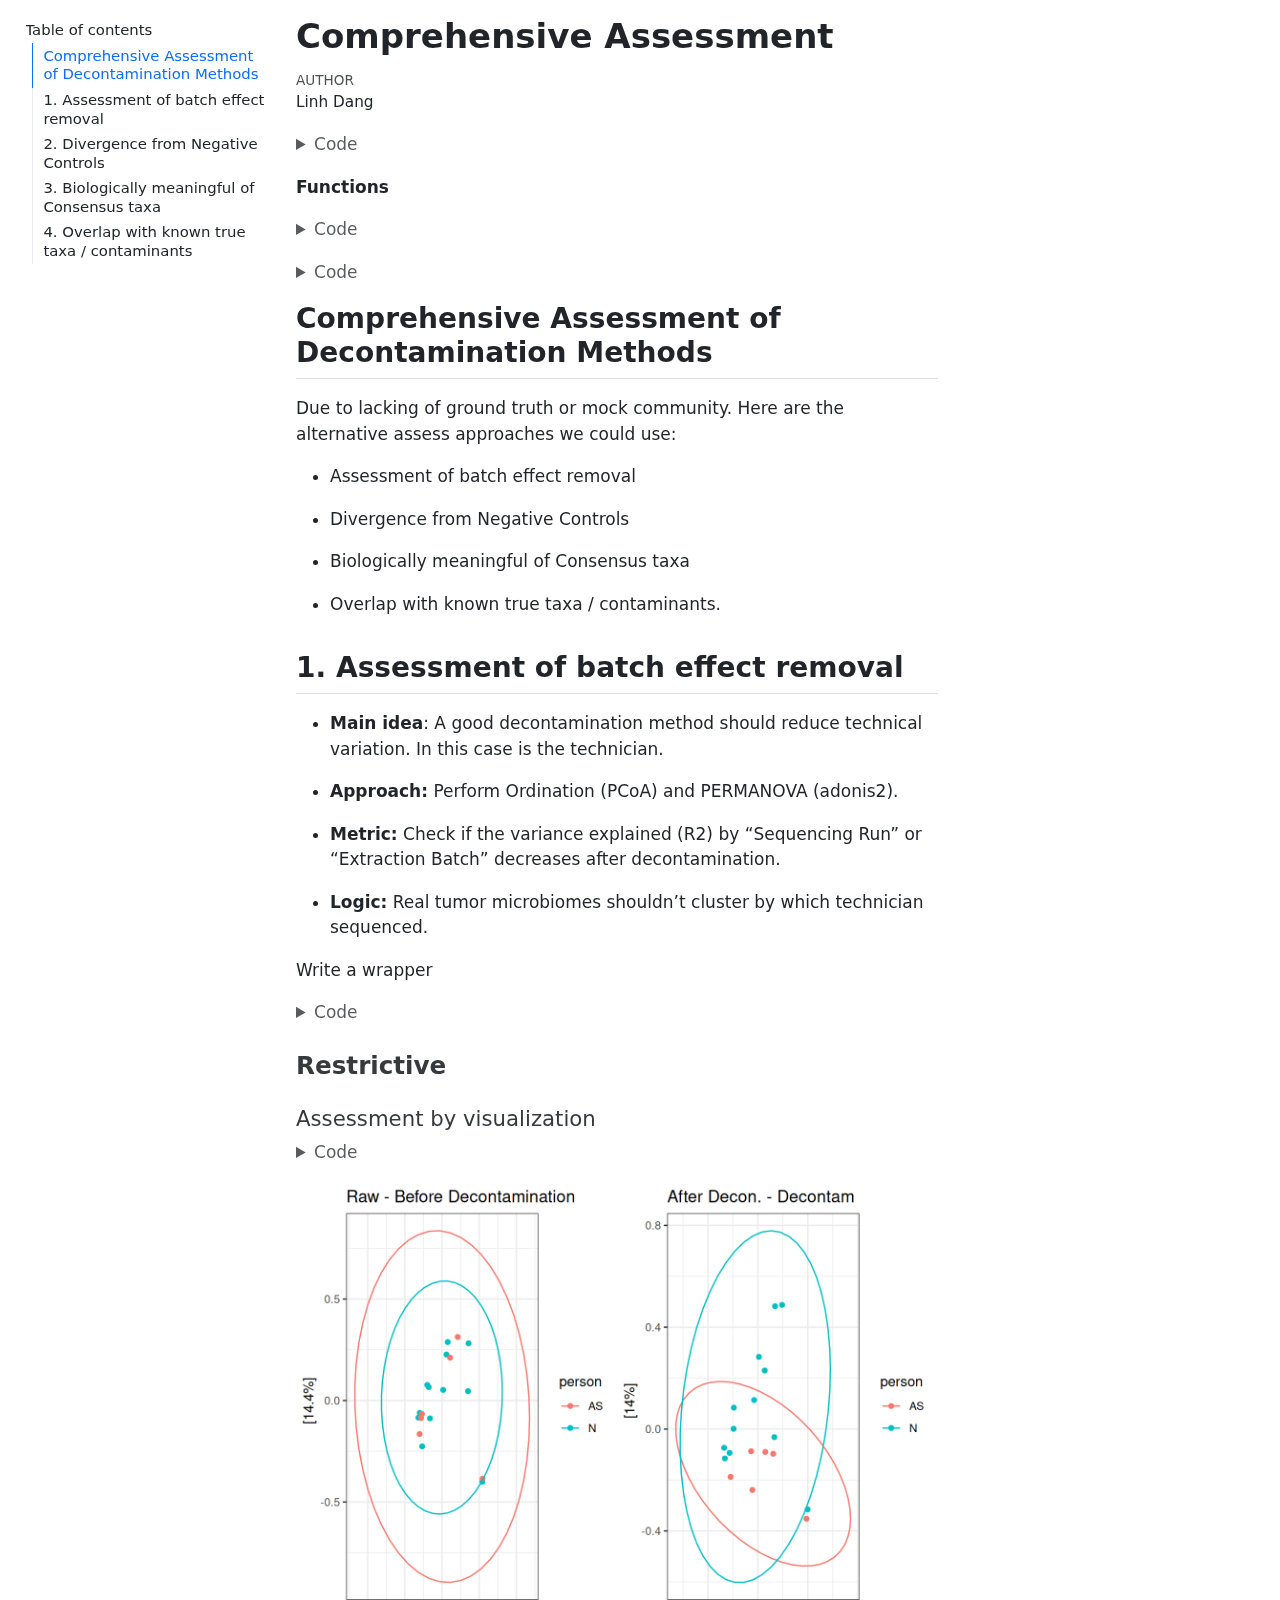
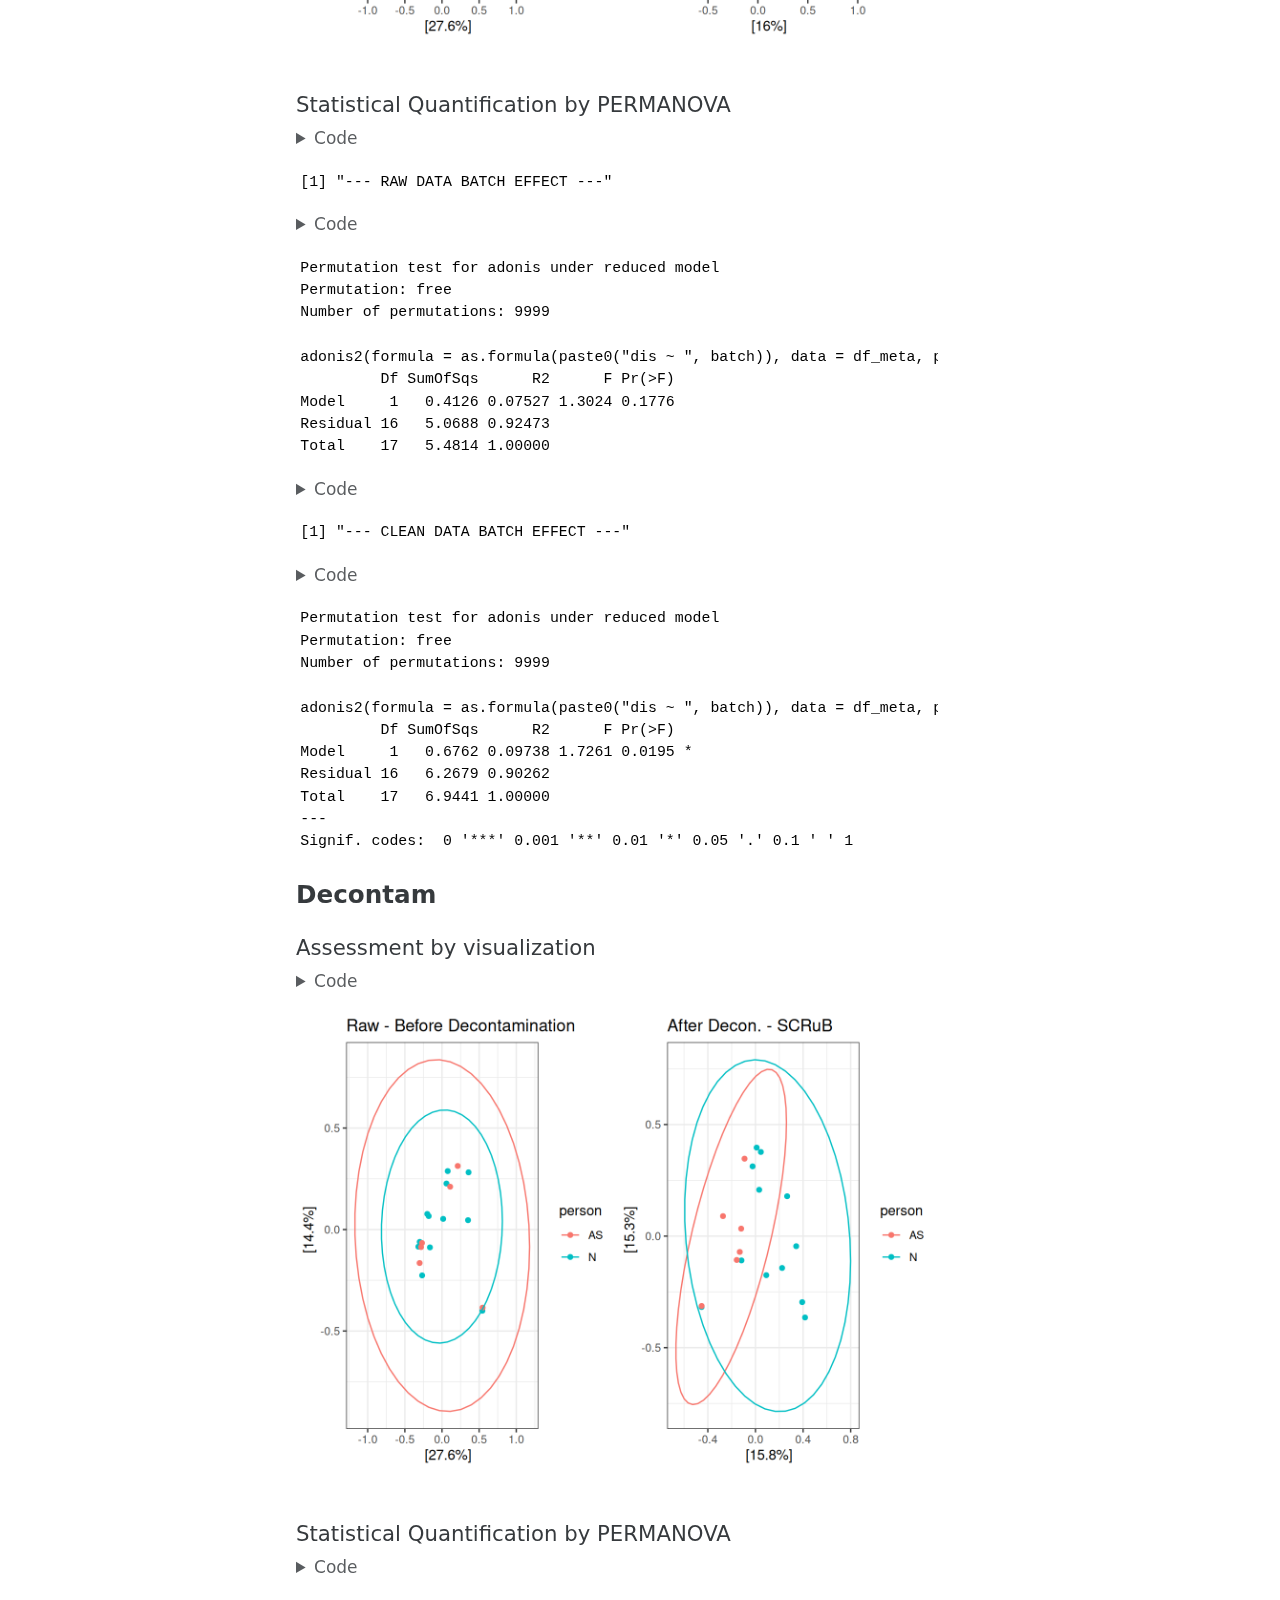
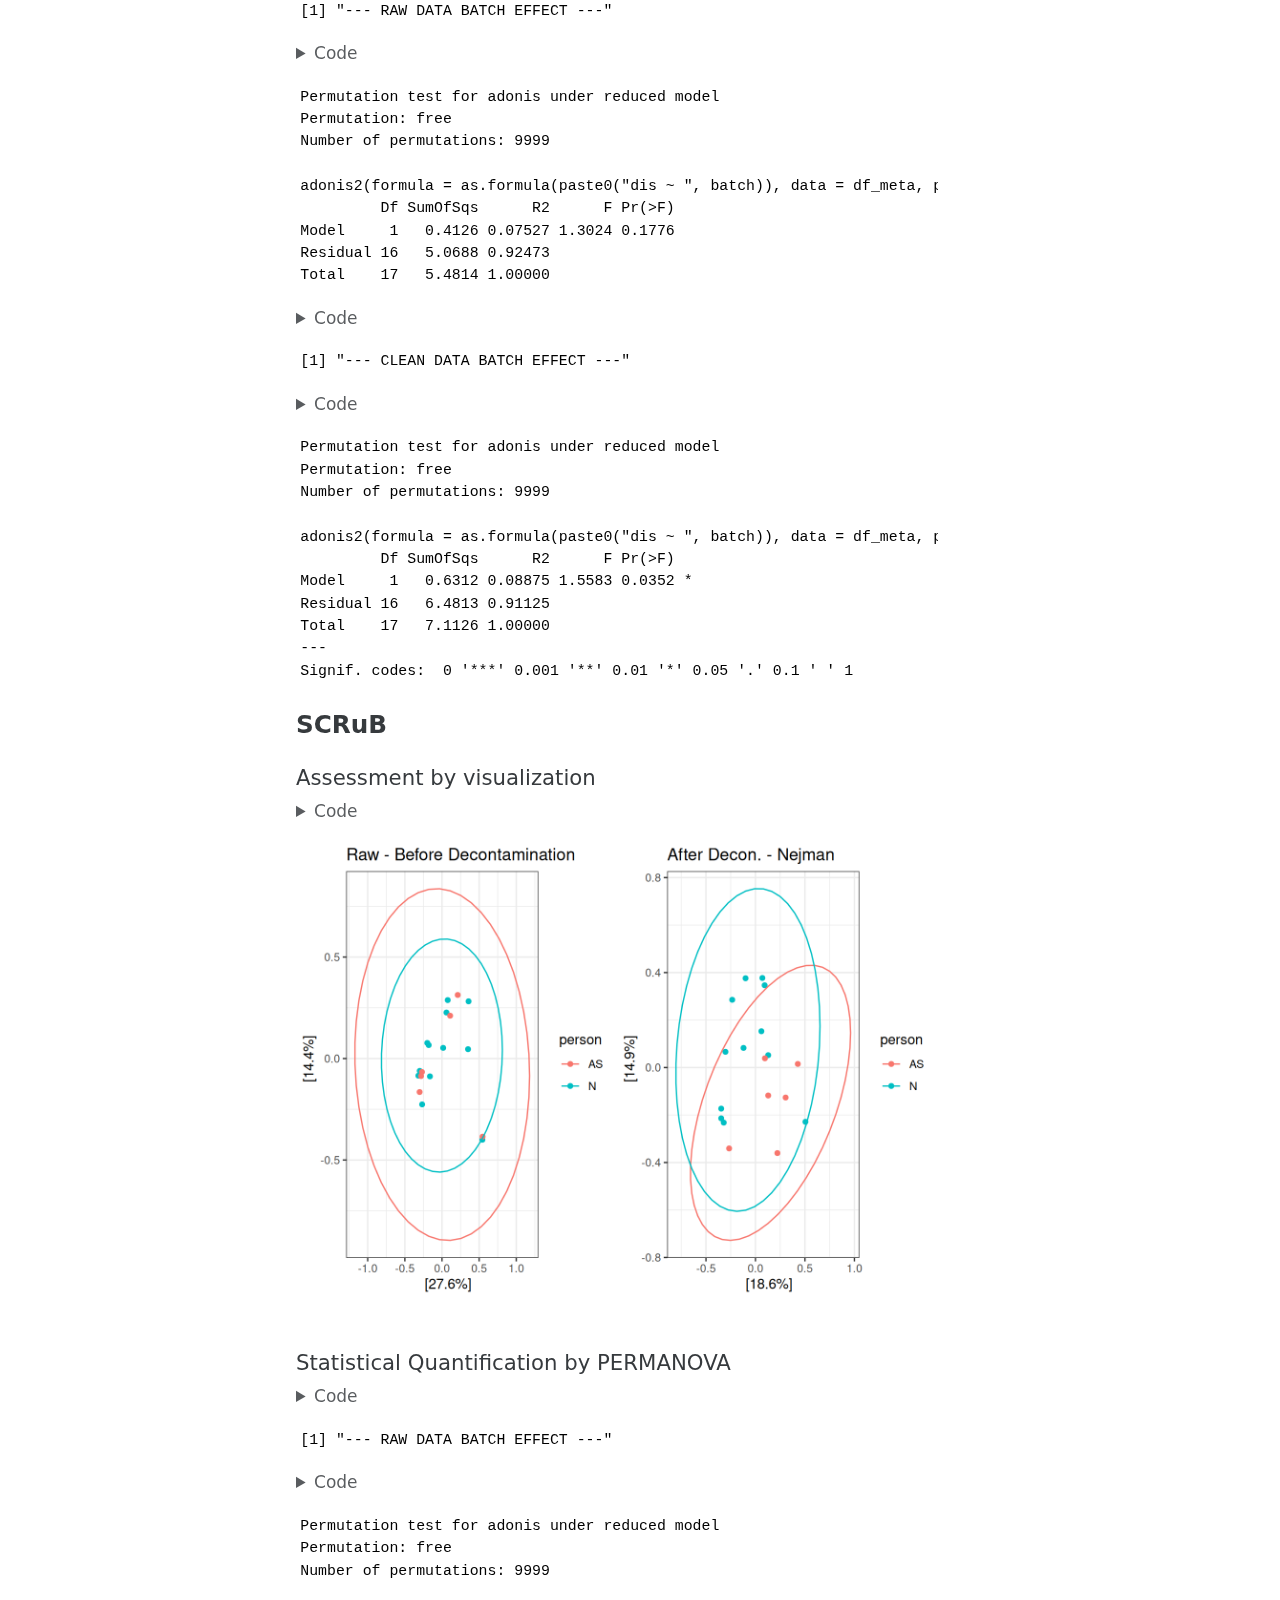
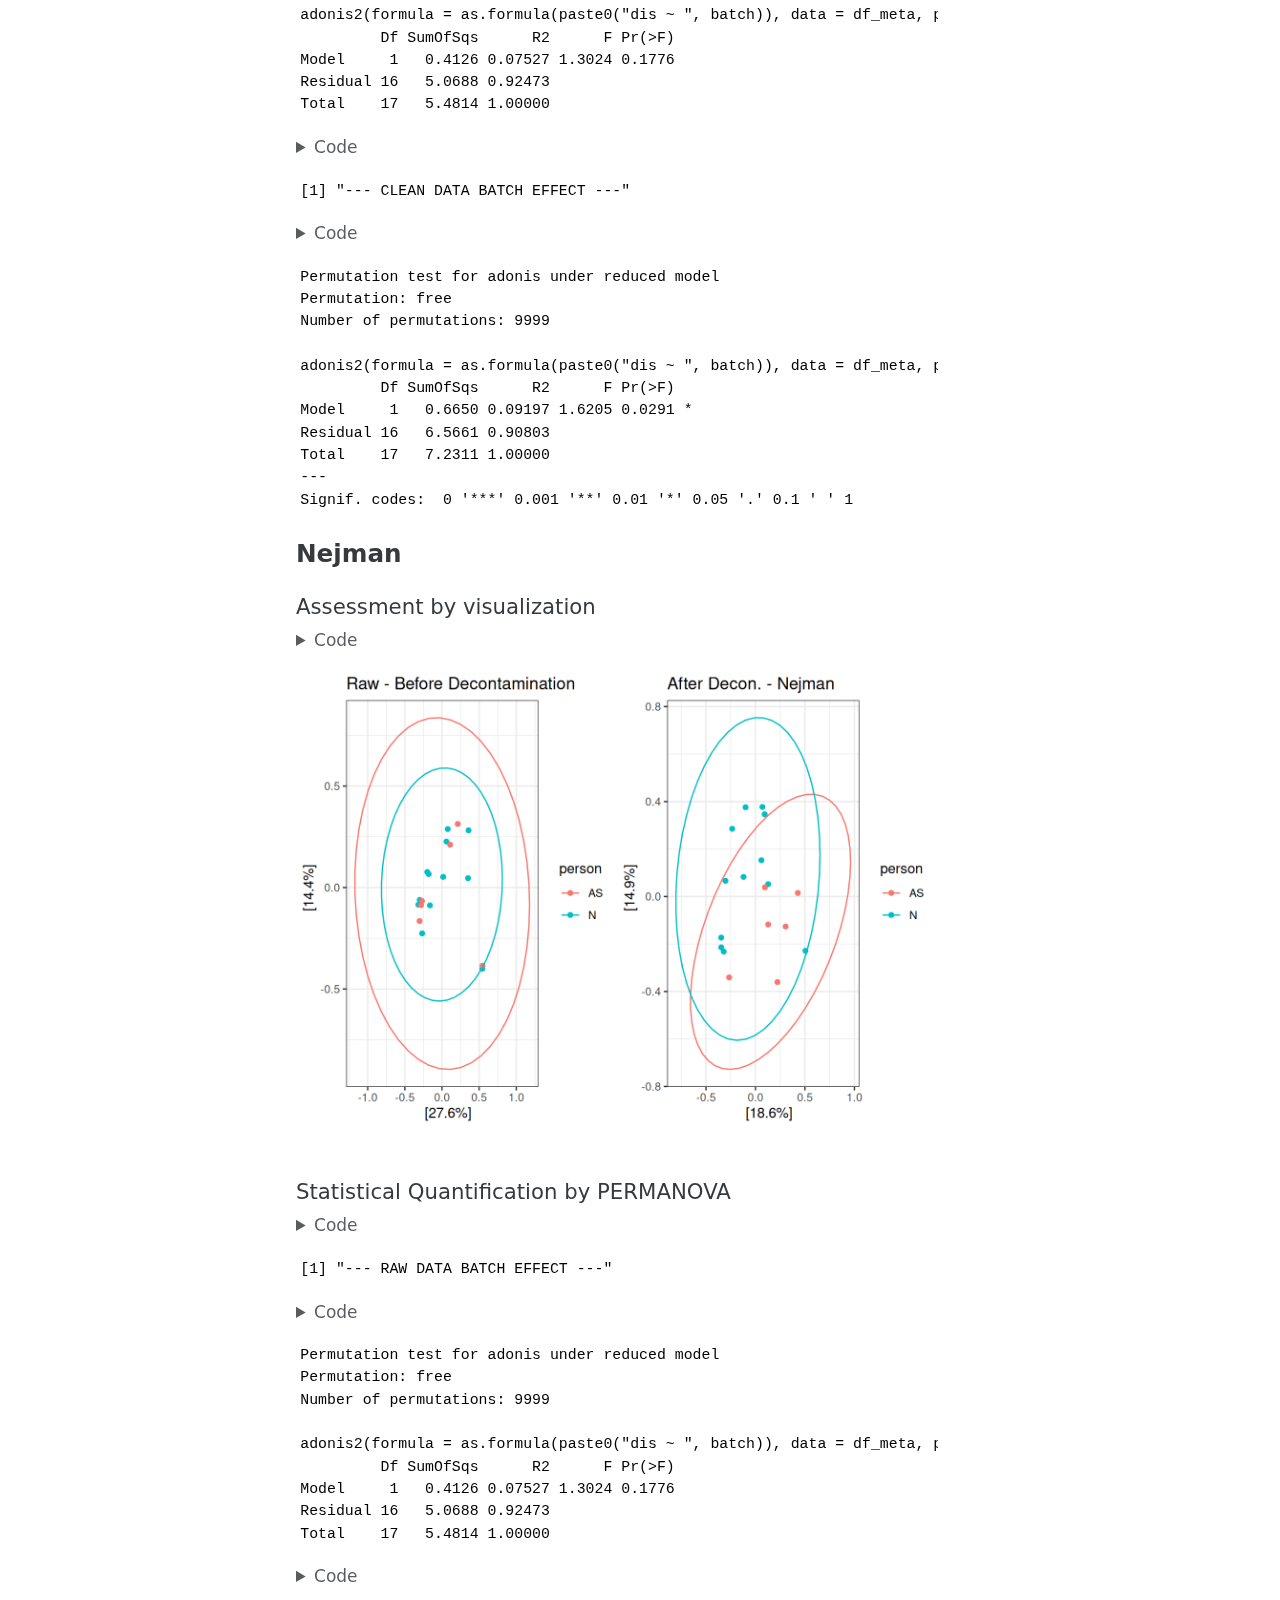
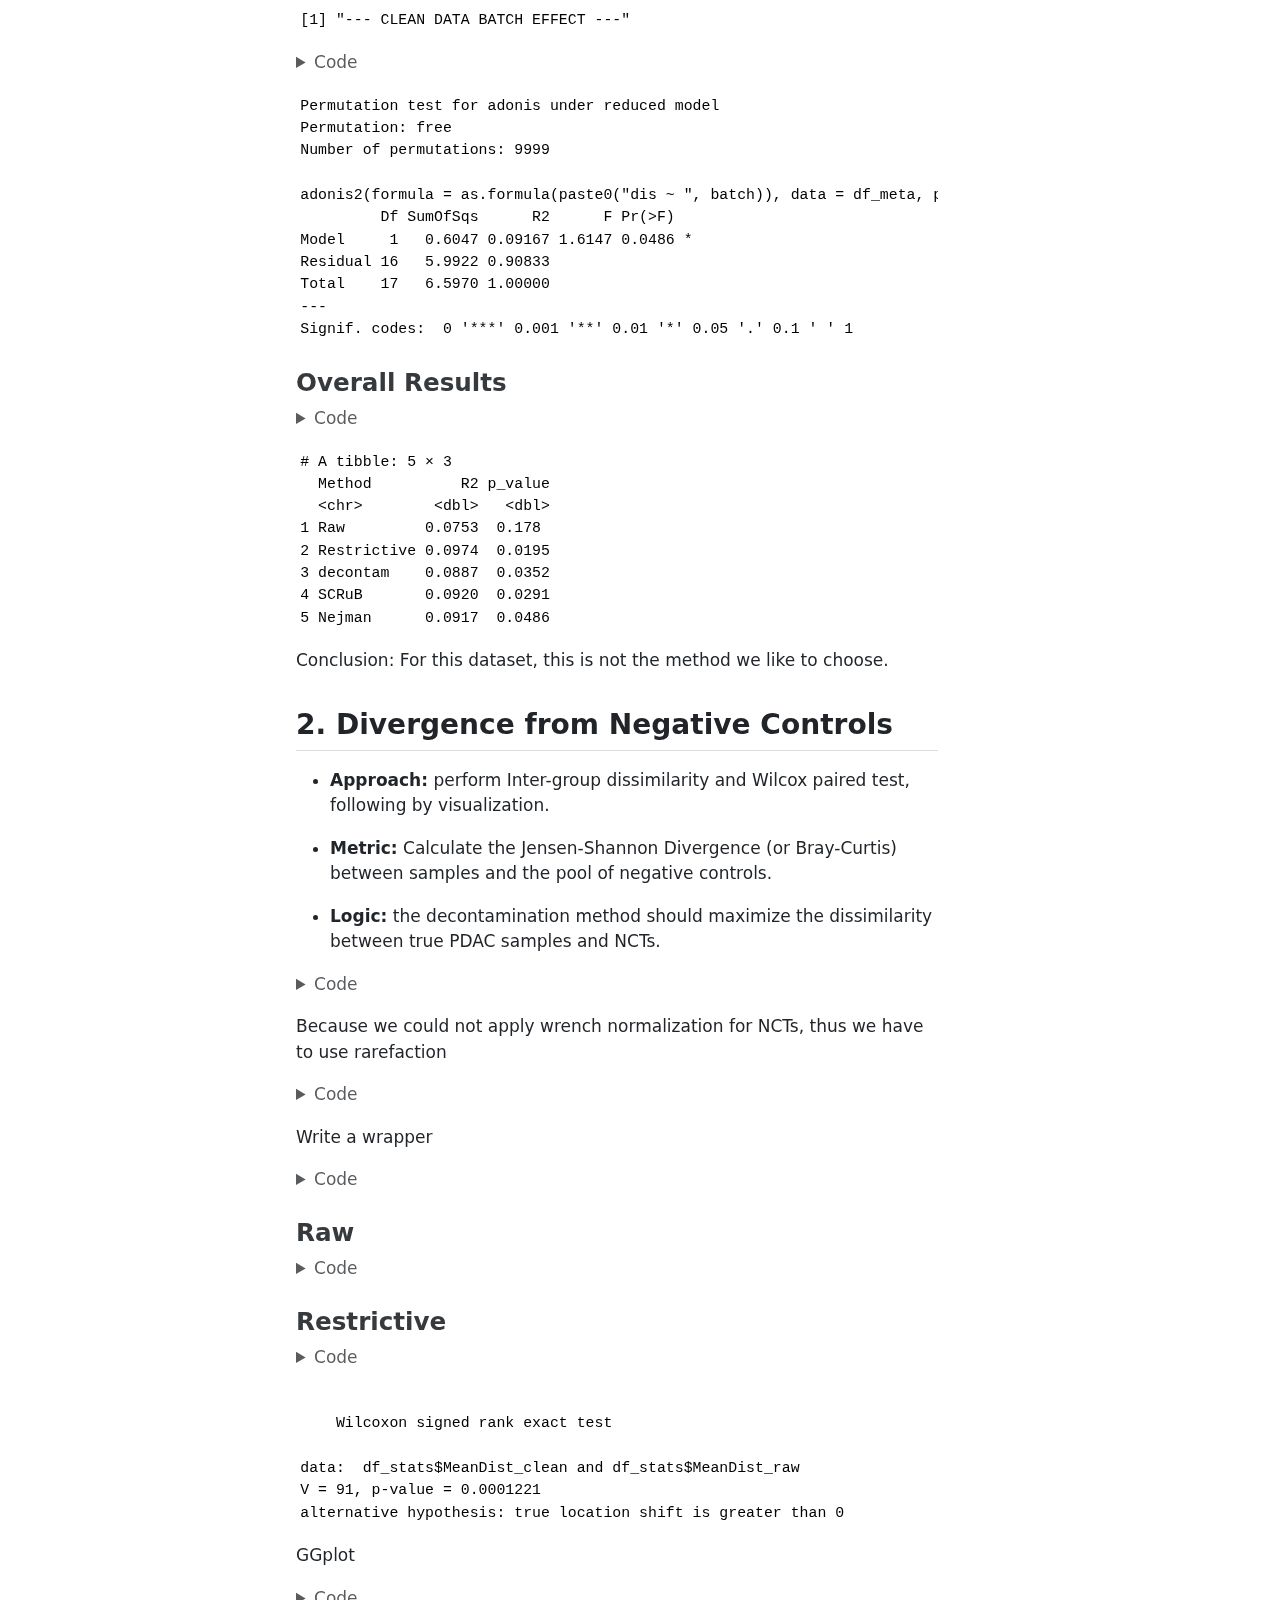
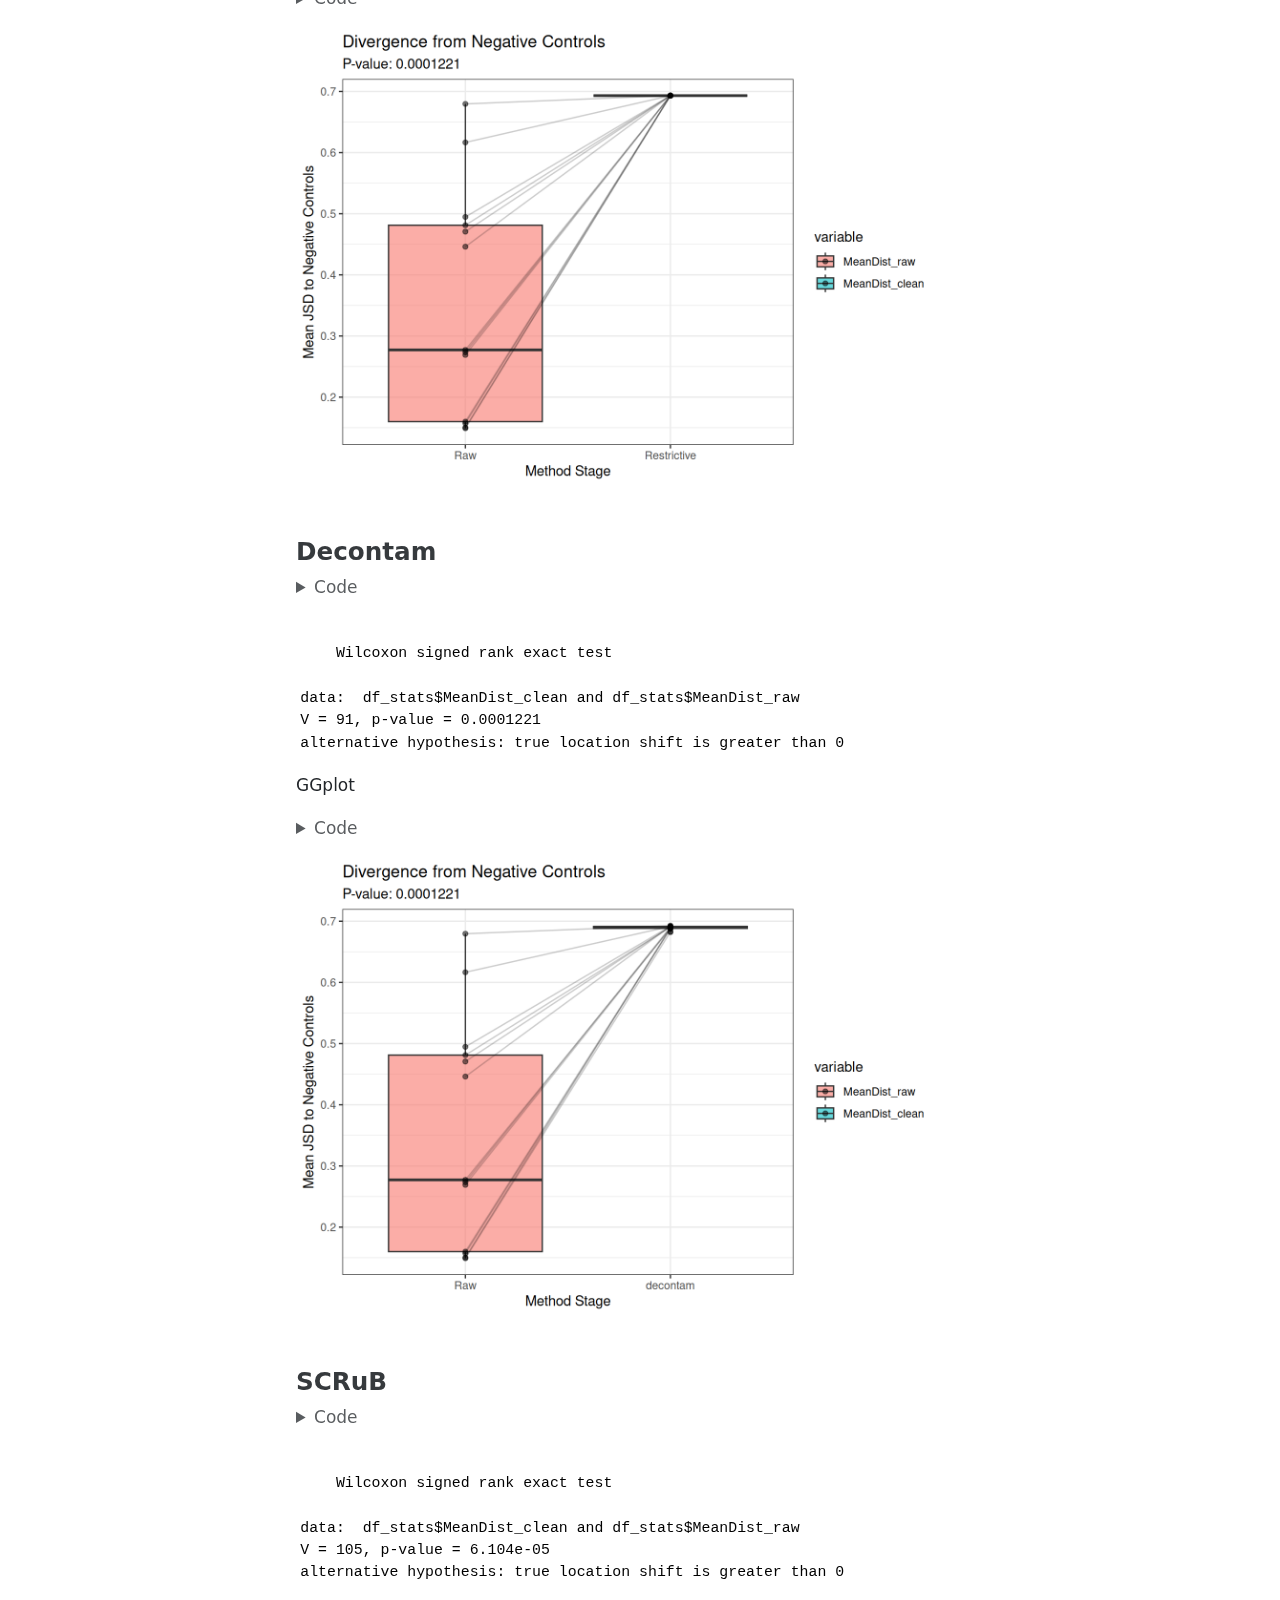
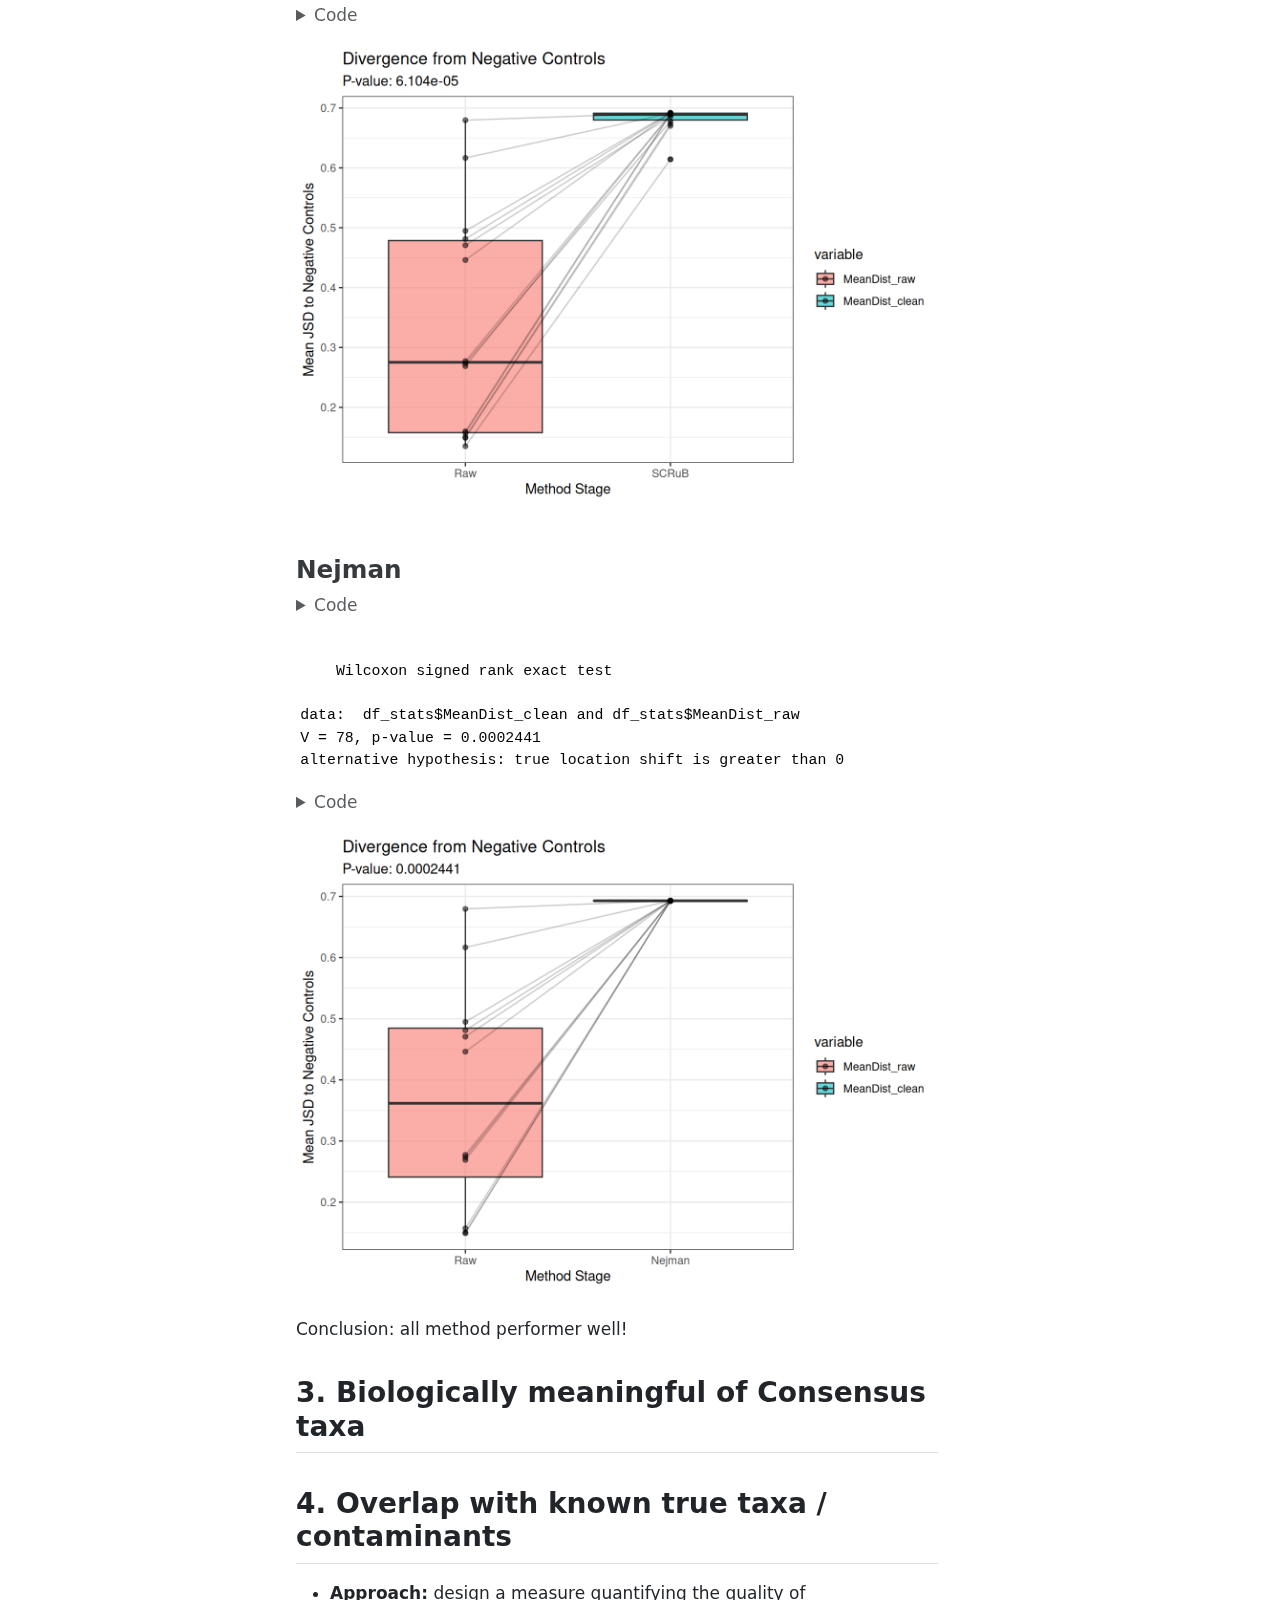
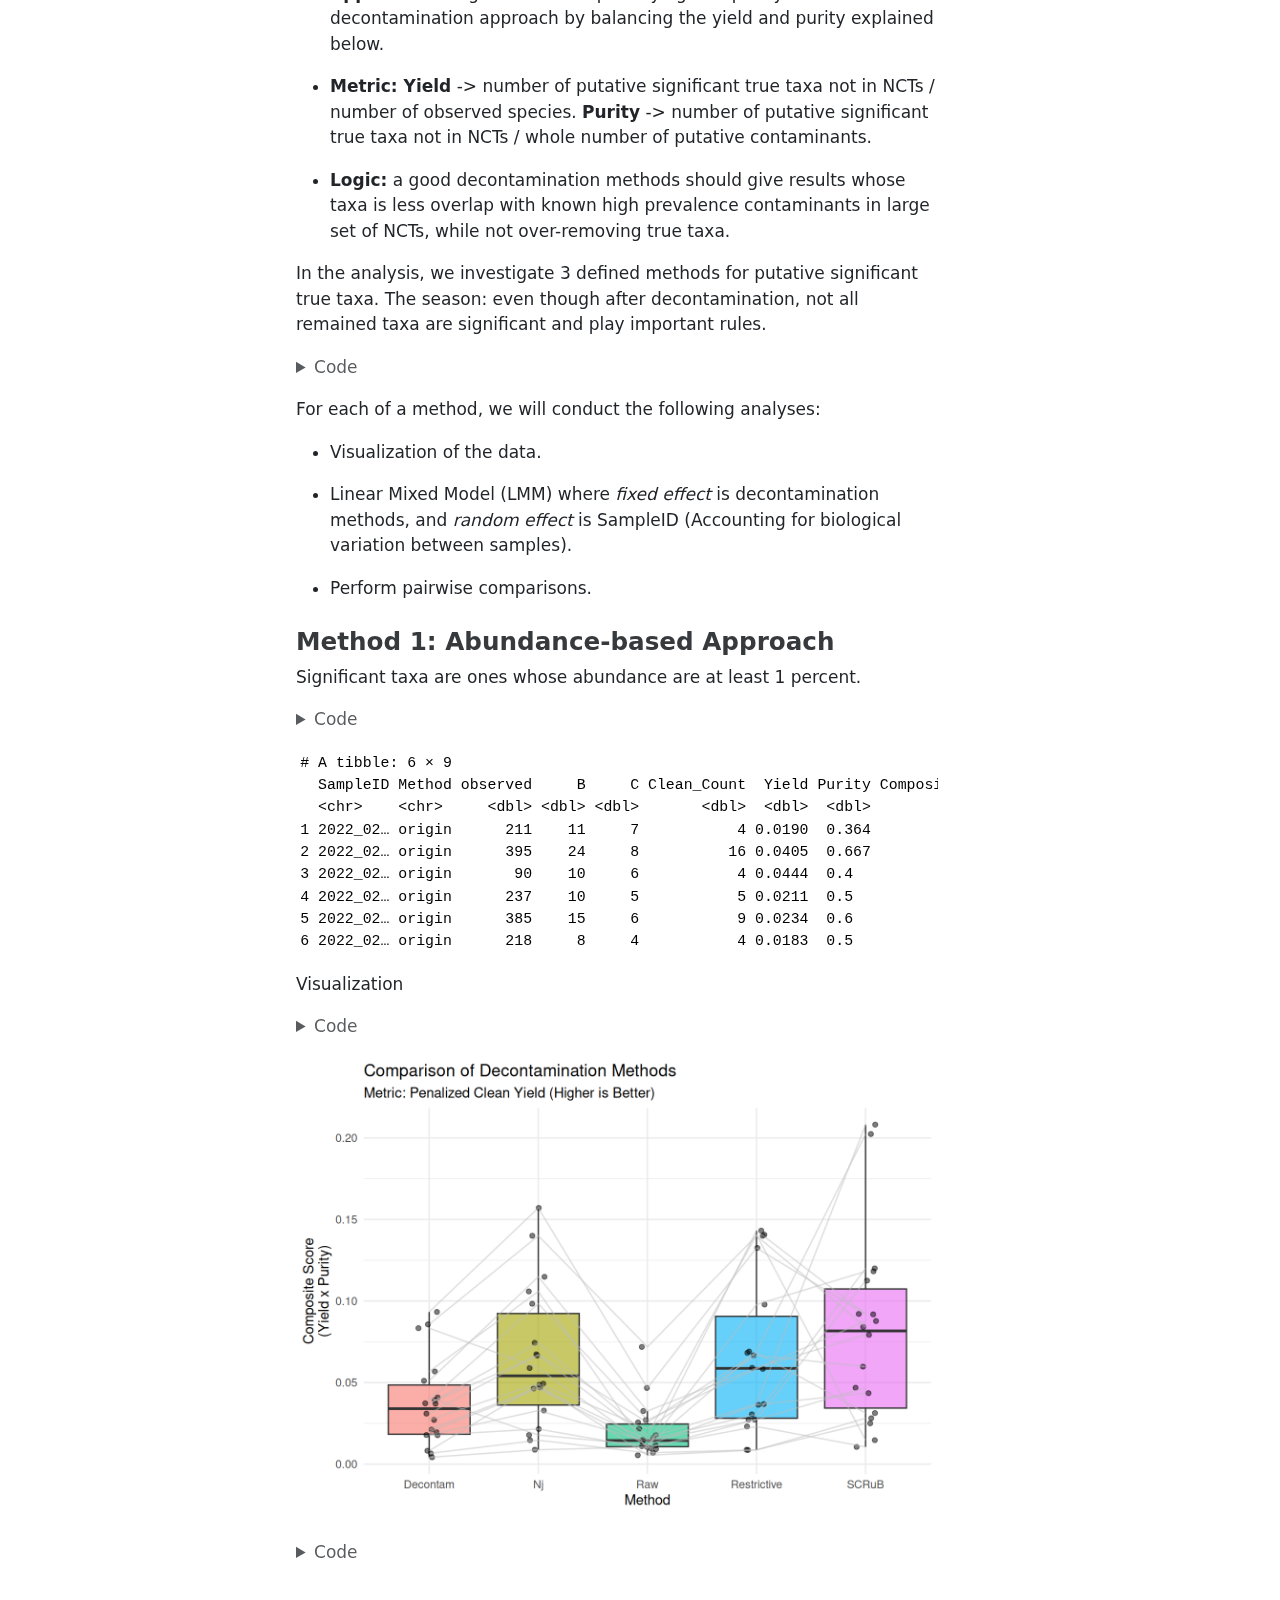
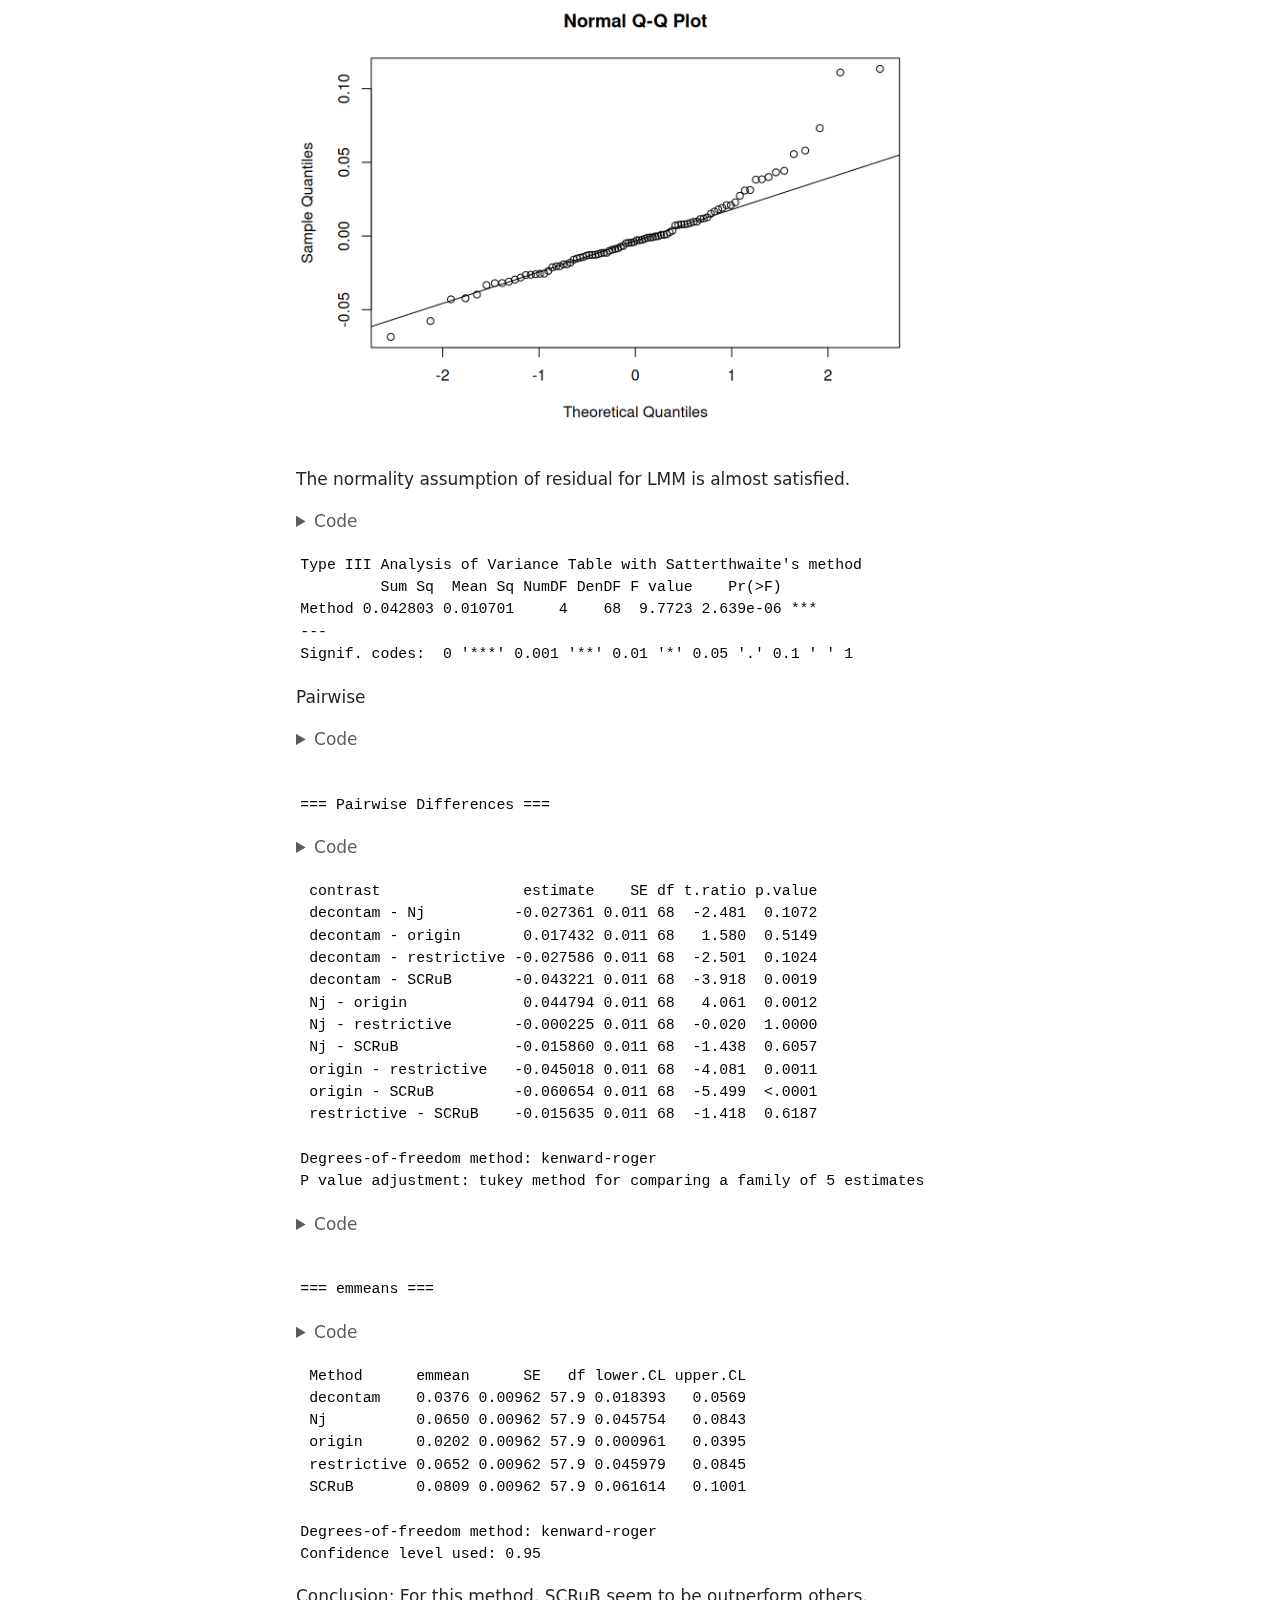
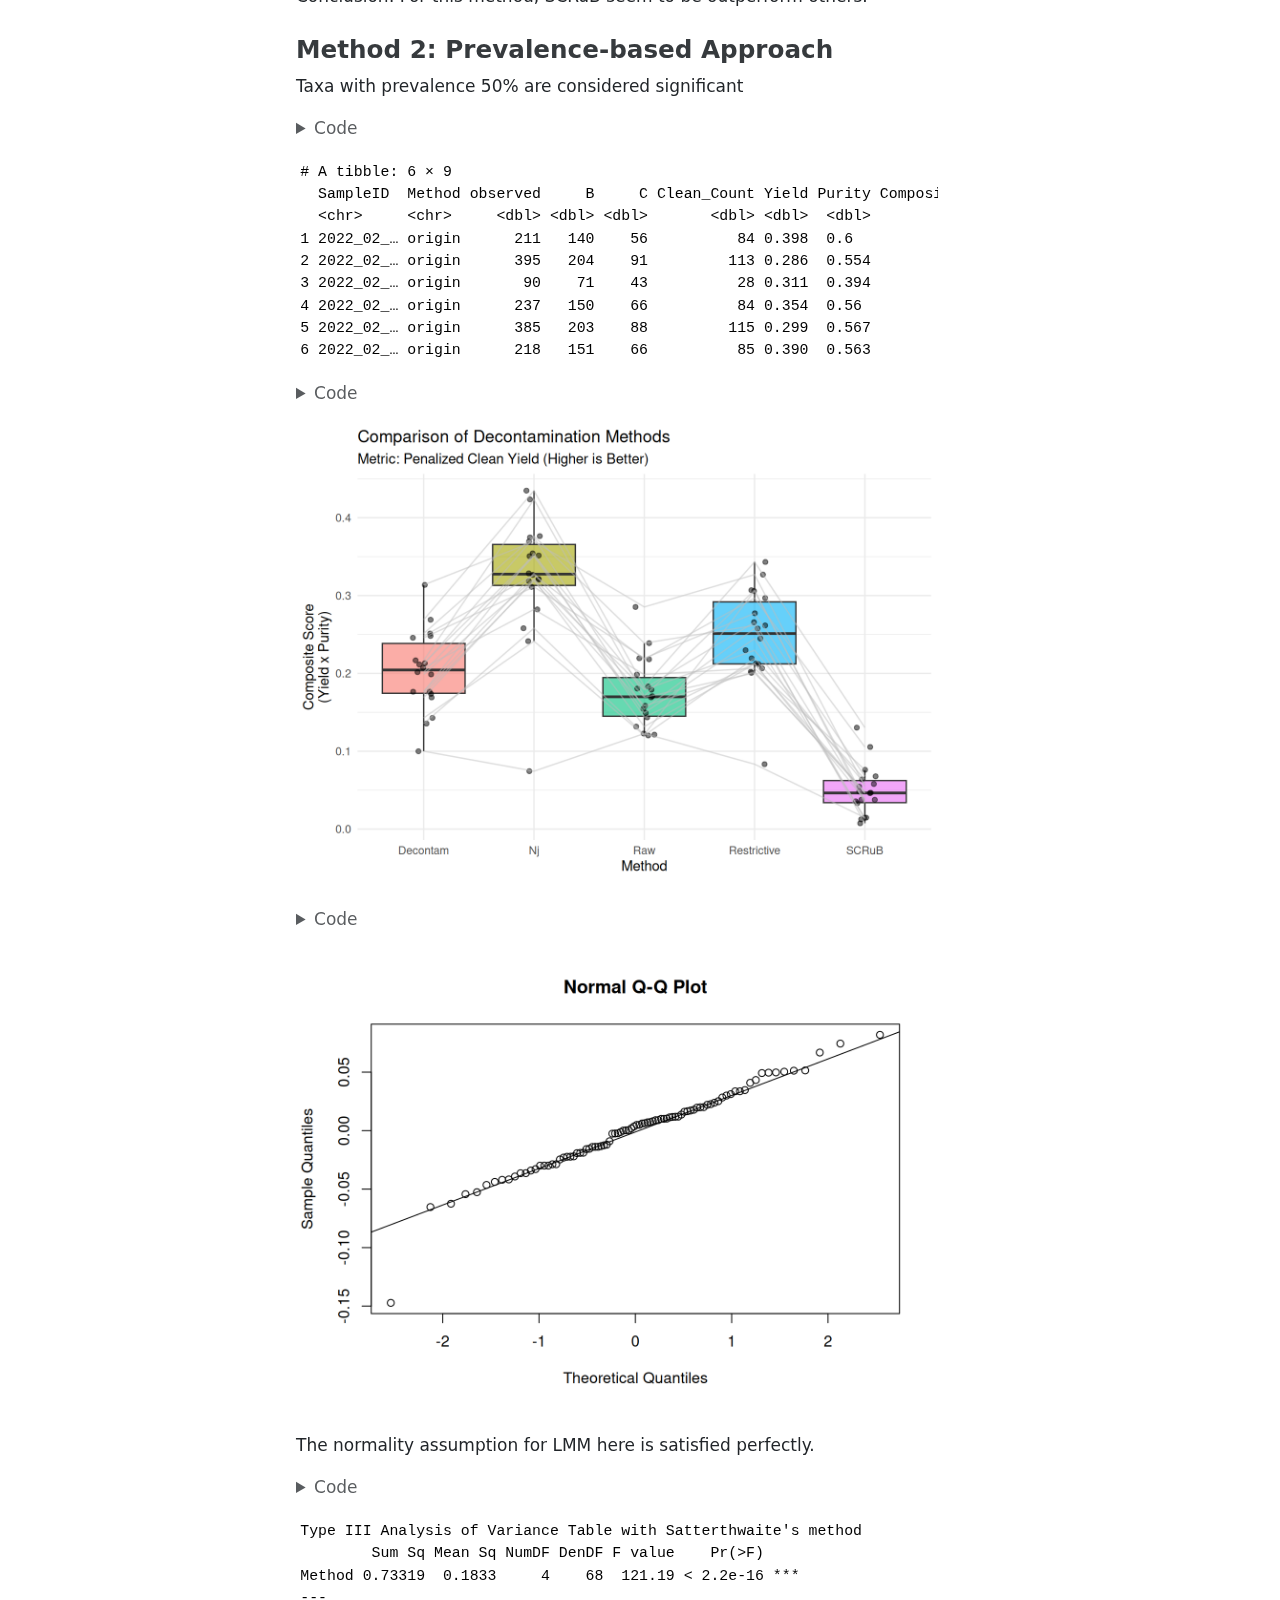
<file: Rscripts/Chap3/Quarto_Doc/ComprehensiveAssessment.html>
<!DOCTYPE html>
<html xmlns="http://www.w3.org/1999/xhtml" lang="en" xml:lang="en"><head>

<meta charset="utf-8">
<meta name="generator" content="quarto-1.7.32">

<meta name="viewport" content="width=device-width, initial-scale=1.0, user-scalable=yes">

<meta name="author" content="Linh Dang">

<title>Comprehensive Assessment</title>
<style>
code{white-space: pre-wrap;}
span.smallcaps{font-variant: small-caps;}
div.columns{display: flex; gap: min(4vw, 1.5em);}
div.column{flex: auto; overflow-x: auto;}
div.hanging-indent{margin-left: 1.5em; text-indent: -1.5em;}
ul.task-list{list-style: none;}
ul.task-list li input[type="checkbox"] {
  width: 0.8em;
  margin: 0 0.8em 0.2em -1em; /* quarto-specific, see https://github.com/quarto-dev/quarto-cli/issues/4556 */ 
  vertical-align: middle;
}
/* CSS for syntax highlighting */
html { -webkit-text-size-adjust: 100%; }
pre > code.sourceCode { white-space: pre; position: relative; }
pre > code.sourceCode > span { display: inline-block; line-height: 1.25; }
pre > code.sourceCode > span:empty { height: 1.2em; }
.sourceCode { overflow: visible; }
code.sourceCode > span { color: inherit; text-decoration: inherit; }
div.sourceCode { margin: 1em 0; }
pre.sourceCode { margin: 0; }
@media screen {
div.sourceCode { overflow: auto; }
}
@media print {
pre > code.sourceCode { white-space: pre-wrap; }
pre > code.sourceCode > span { text-indent: -5em; padding-left: 5em; }
}
pre.numberSource code
  { counter-reset: source-line 0; }
pre.numberSource code > span
  { position: relative; left: -4em; counter-increment: source-line; }
pre.numberSource code > span > a:first-child::before
  { content: counter(source-line);
    position: relative; left: -1em; text-align: right; vertical-align: baseline;
    border: none; display: inline-block;
    -webkit-touch-callout: none; -webkit-user-select: none;
    -khtml-user-select: none; -moz-user-select: none;
    -ms-user-select: none; user-select: none;
    padding: 0 4px; width: 4em;
  }
pre.numberSource { margin-left: 3em;  padding-left: 4px; }
div.sourceCode
  {   }
@media screen {
pre > code.sourceCode > span > a:first-child::before { text-decoration: underline; }
}
</style>


<script src="ComprehensiveAssessment_files/libs/clipboard/clipboard.min.js"></script>
<script src="ComprehensiveAssessment_files/libs/quarto-html/quarto.js" type="module"></script>
<script src="ComprehensiveAssessment_files/libs/quarto-html/tabsets/tabsets.js" type="module"></script>
<script src="ComprehensiveAssessment_files/libs/quarto-html/popper.min.js"></script>
<script src="ComprehensiveAssessment_files/libs/quarto-html/tippy.umd.min.js"></script>
<script src="ComprehensiveAssessment_files/libs/quarto-html/anchor.min.js"></script>
<link href="ComprehensiveAssessment_files/libs/quarto-html/tippy.css" rel="stylesheet">
<link href="ComprehensiveAssessment_files/libs/quarto-html/quarto-syntax-highlighting-37eea08aefeeee20ff55810ff984fec1.css" rel="stylesheet" id="quarto-text-highlighting-styles">
<script src="ComprehensiveAssessment_files/libs/bootstrap/bootstrap.min.js"></script>
<link href="ComprehensiveAssessment_files/libs/bootstrap/bootstrap-icons.css" rel="stylesheet">
<link href="ComprehensiveAssessment_files/libs/bootstrap/bootstrap-d03b6de9e256e2f74f8402c231d68313.min.css" rel="stylesheet" append-hash="true" id="quarto-bootstrap" data-mode="light">


</head>

<body class="quarto-light">

<div id="quarto-content" class="page-columns page-rows-contents page-layout-article toc-left">
<div id="quarto-sidebar-toc-left" class="sidebar toc-left">
  <nav id="TOC" role="doc-toc" class="toc-active">
    <h2 id="toc-title">Table of contents</h2>
   
  <ul>
  <li><a href="#comprehensive-assessment-of-decontamination-methods" id="toc-comprehensive-assessment-of-decontamination-methods" class="nav-link active" data-scroll-target="#comprehensive-assessment-of-decontamination-methods">Comprehensive Assessment of Decontamination Methods</a></li>
  <li><a href="#assessment-of-batch-effect-removal" id="toc-assessment-of-batch-effect-removal" class="nav-link" data-scroll-target="#assessment-of-batch-effect-removal">1. Assessment of batch effect removal</a>
  <ul class="collapse">
  <li><a href="#restrictive" id="toc-restrictive" class="nav-link" data-scroll-target="#restrictive">Restrictive</a></li>
  <li><a href="#decontam" id="toc-decontam" class="nav-link" data-scroll-target="#decontam">Decontam</a></li>
  <li><a href="#scrub" id="toc-scrub" class="nav-link" data-scroll-target="#scrub">SCRuB</a></li>
  <li><a href="#nejman" id="toc-nejman" class="nav-link" data-scroll-target="#nejman">Nejman</a></li>
  <li><a href="#overall-results" id="toc-overall-results" class="nav-link" data-scroll-target="#overall-results">Overall Results</a></li>
  </ul></li>
  <li><a href="#divergence-from-negative-controls" id="toc-divergence-from-negative-controls" class="nav-link" data-scroll-target="#divergence-from-negative-controls">2. Divergence from Negative Controls</a>
  <ul class="collapse">
  <li><a href="#raw" id="toc-raw" class="nav-link" data-scroll-target="#raw">Raw</a></li>
  <li><a href="#restrictive-1" id="toc-restrictive-1" class="nav-link" data-scroll-target="#restrictive-1">Restrictive</a></li>
  <li><a href="#decontam-1" id="toc-decontam-1" class="nav-link" data-scroll-target="#decontam-1">Decontam</a></li>
  <li><a href="#scrub-1" id="toc-scrub-1" class="nav-link" data-scroll-target="#scrub-1">SCRuB</a></li>
  <li><a href="#nejman-1" id="toc-nejman-1" class="nav-link" data-scroll-target="#nejman-1">Nejman</a></li>
  </ul></li>
  <li><a href="#biologically-meaningful-of-consensus-taxa" id="toc-biologically-meaningful-of-consensus-taxa" class="nav-link" data-scroll-target="#biologically-meaningful-of-consensus-taxa">3. Biologically meaningful of Consensus taxa</a></li>
  <li><a href="#overlap-with-known-true-taxa-contaminants" id="toc-overlap-with-known-true-taxa-contaminants" class="nav-link" data-scroll-target="#overlap-with-known-true-taxa-contaminants">4. Overlap with known true taxa / contaminants</a>
  <ul class="collapse">
  <li><a href="#method-1-abundance-based-approach" id="toc-method-1-abundance-based-approach" class="nav-link" data-scroll-target="#method-1-abundance-based-approach">Method 1: Abundance-based Approach</a></li>
  <li><a href="#method-2-prevalence-based-approach" id="toc-method-2-prevalence-based-approach" class="nav-link" data-scroll-target="#method-2-prevalence-based-approach">Method 2: Prevalence-based Approach</a></li>
  <li><a href="#method-3-combination-of-abundance-and-prevalence" id="toc-method-3-combination-of-abundance-and-prevalence" class="nav-link" data-scroll-target="#method-3-combination-of-abundance-and-prevalence">Method 3: Combination of Abundance and Prevalence</a></li>
  </ul></li>
  </ul>
</nav>
</div>
<div id="quarto-margin-sidebar" class="sidebar margin-sidebar zindex-bottom">
</div>
<main class="content" id="quarto-document-content">

<header id="title-block-header" class="quarto-title-block default">
<div class="quarto-title">
<h1 class="title">Comprehensive Assessment</h1>
</div>



<div class="quarto-title-meta">

    <div>
    <div class="quarto-title-meta-heading">Author</div>
    <div class="quarto-title-meta-contents">
             <p>Linh Dang </p>
          </div>
  </div>
    
  
    
  </div>
  


</header>


<div class="cell">
<details class="code-fold">
<summary>Code</summary>
<div class="sourceCode cell-code" id="cb1"><pre class="sourceCode r code-with-copy"><code class="sourceCode r"><span id="cb1-1"><a href="#cb1-1" aria-hidden="true" tabindex="-1"></a><span class="fu">library</span>(phyloseq)</span>
<span id="cb1-2"><a href="#cb1-2" aria-hidden="true" tabindex="-1"></a><span class="fu">library</span>(reshape2)</span>
<span id="cb1-3"><a href="#cb1-3" aria-hidden="true" tabindex="-1"></a><span class="fu">library</span>(rstatix)</span>
<span id="cb1-4"><a href="#cb1-4" aria-hidden="true" tabindex="-1"></a><span class="fu">library</span>(ggpubr)</span>
<span id="cb1-5"><a href="#cb1-5" aria-hidden="true" tabindex="-1"></a><span class="fu">library</span>(microViz)</span>
<span id="cb1-6"><a href="#cb1-6" aria-hidden="true" tabindex="-1"></a><span class="fu">library</span>(microbiome)</span>
<span id="cb1-7"><a href="#cb1-7" aria-hidden="true" tabindex="-1"></a><span class="fu">library</span>(vegan)</span>
<span id="cb1-8"><a href="#cb1-8" aria-hidden="true" tabindex="-1"></a><span class="fu">library</span>(Wrench)</span>
<span id="cb1-9"><a href="#cb1-9" aria-hidden="true" tabindex="-1"></a><span class="fu">library</span>(tidyverse)</span>
<span id="cb1-10"><a href="#cb1-10" aria-hidden="true" tabindex="-1"></a><span class="fu">rm</span>(<span class="at">list =</span> <span class="fu">ls</span>())</span></code><button title="Copy to Clipboard" class="code-copy-button"><i class="bi"></i></button></pre></div>
</details>
</div>
<p><strong>Functions</strong></p>
<div class="cell">
<details class="code-fold">
<summary>Code</summary>
<div class="sourceCode cell-code" id="cb2"><pre class="sourceCode r code-with-copy"><code class="sourceCode r"><span id="cb2-1"><a href="#cb2-1" aria-hidden="true" tabindex="-1"></a>Kolors <span class="ot">&lt;-</span> <span class="fu">c</span>(<span class="st">"#9d547c"</span>,<span class="st">"#56ca63"</span>,<span class="st">"#a357d6"</span>,<span class="st">"cornflowerblue"</span>,<span class="st">"#419d2a"</span>,<span class="st">"sandybrown"</span>,<span class="st">"red3"</span>,<span class="st">"peachpuff"</span>,<span class="st">"cyan"</span>,<span class="st">"paleturquoise3"</span>,<span class="st">"mistyrose"</span>,<span class="st">"mediumpurple"</span>,<span class="st">"mediumseagreen"</span>,<span class="st">"mediumorchid"</span>,<span class="st">"moccasin"</span>,<span class="st">"orange4"</span>,<span class="st">"olivedrab"</span>,<span class="st">"midnightblue"</span>,<span class="st">"papayawhip"</span>,<span class="st">"palevioletred4"</span>,<span class="st">"brown1"</span>,<span class="st">"greenyellow"</span>,<span class="st">"orchid"</span>,<span class="st">"navy"</span>,<span class="st">"darkred"</span>,<span class="st">"navajowhite1"</span>,<span class="st">"mistyrose1"</span>,<span class="st">"grey85"</span>,<span class="st">"#525fd6"</span>,<span class="st">"red2"</span>,<span class="st">"#8cbe3a"</span>,<span class="st">"#c944aa"</span>,<span class="st">"indianred3"</span>,<span class="st">"#5ba557"</span>,<span class="st">"#9e66cb"</span>,<span class="st">"#c1b735"</span>,<span class="st">"#6d82ec"</span>,<span class="st">"grey25"</span>,<span class="st">"#e69728"</span>,<span class="st">"#6654b0"</span>,<span class="st">"lightsalmon3"</span>,<span class="st">"lightcyan1"</span>,<span class="st">"khaki1"</span>,<span class="st">"seagreen1"</span>,<span class="st">"plum1"</span>,<span class="st">"lightsteelblue1"</span>,<span class="st">"palevioletred3"</span>,<span class="st">"mintcream"</span>,<span class="st">"magenta3"</span>,<span class="st">"#799330"</span>,<span class="st">"#da7fdf"</span>,<span class="st">"#3c782c"</span>,<span class="st">"#e44586"</span>,<span class="st">"blue4"</span>,<span class="st">"#63c996"</span>,<span class="st">"#dc3f53"</span>,<span class="st">"#49cbc8"</span>,<span class="st">"#cf3f29"</span>,<span class="st">"#4fabda"</span>,<span class="st">"#da6c2b"</span>,<span class="st">"#598bd1"</span>,<span class="st">"#b78c24"</span>,<span class="st">"#8d4191"</span>,<span class="st">"#a0b971"</span>,<span class="st">"slategray1"</span>,<span class="st">"sienna"</span>,<span class="st">"plum1"</span>,<span class="st">"lightyellow1"</span>,<span class="st">"lightskyblue3"</span>,<span class="st">"linen"</span>,<span class="st">"limegreen"</span>,<span class="st">"cornsilk1"</span>,<span class="st">"mediumaquamarine"</span>,<span class="st">"gray14"</span>,<span class="st">"gold3"</span>,<span class="st">"darkviolet"</span>,<span class="st">"#b2386a"</span>,<span class="st">"#479d71"</span>,<span class="st">"#ae4341"</span>,<span class="st">"#2ba198"</span>,<span class="st">"#e07557"</span>,<span class="st">"#5361a3"</span>,<span class="st">"#dda353"</span>,<span class="st">"#aa98df"</span>,<span class="st">"#5b6114"</span>,<span class="st">"#dc89bf"</span>,<span class="st">"#327243"</span>,<span class="st">"slateblue1"</span>,<span class="st">"#e57b94"</span>,<span class="st">"#277257"</span>,<span class="st">"#9b62a0"</span>,<span class="st">"#bbab59"</span>,<span class="st">"#98495a"</span>,<span class="st">"#526229"</span>,<span class="st">"#d8827d"</span>,<span class="st">"#857624"</span>,<span class="st">"gray40"</span>,<span class="st">"#9a4a22"</span>,<span class="st">"#7c7d46"</span>,<span class="st">"mediumslateblue"</span>,<span class="st">"lemonchiffon1"</span>,<span class="st">"#e3a073"</span>,<span class="st">"#9e6b33"</span>, <span class="st">"gray74"</span>,<span class="st">"slateblue1"</span>,<span class="st">"rosybrown3"</span>, <span class="st">"lawngreen"</span>,<span class="st">"gainsboro"</span>,<span class="st">"dodgerblue3"</span>,<span class="st">"deeppink3"</span>,<span class="st">"firebrick3"</span>, <span class="st">"orchid2"</span>, <span class="st">"olivedrab1"</span>, <span class="st">"ivory3"</span>, <span class="st">"darkseagreen"</span>, <span class="st">"bisque2"</span>, <span class="st">"darkgoldenrod2"</span>, <span class="st">"blue2"</span>, <span class="st">"skyblue"</span>, <span class="st">"seashell2"</span>, <span class="st">"turquoise"</span>, <span class="st">"tan1"</span>, <span class="st">"seagreen2"</span>, <span class="st">"palevioletred3"</span>, <span class="st">"linen"</span>, <span class="st">"steelblue4"</span>,<span class="st">"ghostwhite"</span>,<span class="st">"dodgerblue1"</span>,<span class="st">"deeppink1"</span>,<span class="st">"firebrick1"</span>, <span class="st">"limegreen"</span>, <span class="st">"purple3"</span>, <span class="st">"khaki3"</span>, <span class="st">"snow3"</span>, <span class="st">"darkslategray"</span>,<span class="st">"darkorchid"</span>,<span class="st">"lavender"</span>, <span class="st">"magenta2"</span>, <span class="st">"palegreen"</span>, <span class="st">"salmon"</span>, <span class="st">"maroon"</span>, <span class="st">"cyan2"</span>,<span class="st">"#671408"</span>,<span class="st">"#FAEBD7"</span>,<span class="st">"#7FFFD4"</span>,<span class="st">"#F0FFFF"</span>,<span class="st">"#A52A2A"</span>,<span class="st">"burlywood"</span>,<span class="st">"cadetblue"</span>,<span class="st">"#7FFF00"</span>,<span class="st">"chocolate"</span>,<span class="st">"cornsilk"</span>,<span class="st">"slateblue1"</span>,<span class="st">"#FF7F50"</span>,<span class="st">"red1"</span>,<span class="st">"#008B8B"</span>,<span class="st">"darkgoldenrod1"</span>,<span class="st">"darkolivegreen"</span>,<span class="st">"darkorange4"</span>,<span class="st">"white"</span>,<span class="st">"hotpink"</span>,<span class="st">"honeydew1"</span>,<span class="st">"goldenrod2"</span>,<span class="st">"darkgreen"</span>,<span class="st">"oldlace"</span>,<span class="st">"darkslategray3"</span>,<span class="st">"navajowhite3"</span>,<span class="st">"orchid4"</span>,<span class="st">"gray25"</span>,<span class="st">"#F0924D"</span>)</span>
<span id="cb2-2"><a href="#cb2-2" aria-hidden="true" tabindex="-1"></a>WrenchWrapper <span class="ot">&lt;-</span> <span class="cf">function</span>(PhyloObjct, grp, <span class="at">roundUp =</span> F){</span>
<span id="cb2-3"><a href="#cb2-3" aria-hidden="true" tabindex="-1"></a>  cnt_table <span class="ot">&lt;-</span> PhyloObjct <span class="sc">%&gt;%</span> <span class="fu">otu_table</span>()</span>
<span id="cb2-4"><a href="#cb2-4" aria-hidden="true" tabindex="-1"></a>  group <span class="ot">&lt;-</span> PhyloObjct <span class="sc">%&gt;%</span> <span class="fu">sample_data</span>() <span class="sc">%&gt;%</span> <span class="fu">pull</span>(grp)</span>
<span id="cb2-5"><a href="#cb2-5" aria-hidden="true" tabindex="-1"></a>  w <span class="ot">&lt;-</span> <span class="fu">wrench</span>(cnt_table, <span class="at">condition =</span> group)</span>
<span id="cb2-6"><a href="#cb2-6" aria-hidden="true" tabindex="-1"></a>  </span>
<span id="cb2-7"><a href="#cb2-7" aria-hidden="true" tabindex="-1"></a>  <span class="co"># deseq.obj &lt;- DESeqDataSetFromMatrix(cnt_table %&gt;% as.data.frame(), DataFrame(group), ~group)</span></span>
<span id="cb2-8"><a href="#cb2-8" aria-hidden="true" tabindex="-1"></a>  <span class="co"># DESeq2::sizeFactors(deseq.obj) &lt;- w$nf</span></span>
<span id="cb2-9"><a href="#cb2-9" aria-hidden="true" tabindex="-1"></a>  <span class="co"># cnt_table_normalized &lt;- DESeq2::counts(deseq.obj, normalized=TRUE)</span></span>
<span id="cb2-10"><a href="#cb2-10" aria-hidden="true" tabindex="-1"></a>  </span>
<span id="cb2-11"><a href="#cb2-11" aria-hidden="true" tabindex="-1"></a>  norm_factors <span class="ot">&lt;-</span> w<span class="sc">$</span>nf</span>
<span id="cb2-12"><a href="#cb2-12" aria-hidden="true" tabindex="-1"></a>  norm_counts <span class="ot">&lt;-</span> <span class="fu">sweep</span>(cnt_table, <span class="dv">2</span>, norm_factors, <span class="at">FUN =</span> <span class="st">'/'</span>)</span>
<span id="cb2-13"><a href="#cb2-13" aria-hidden="true" tabindex="-1"></a>  <span class="cf">if</span>(roundUp){norm_counts <span class="ot">&lt;-</span> norm_counts <span class="sc">%&gt;%</span> <span class="fu">round</span>()}</span>
<span id="cb2-14"><a href="#cb2-14" aria-hidden="true" tabindex="-1"></a>  <span class="cf">if</span>(<span class="sc">!</span><span class="fu">is.null</span>(<span class="fu">phy_tree</span>(PhyloObjct, <span class="at">errorIfNULL =</span> F))){</span>
<span id="cb2-15"><a href="#cb2-15" aria-hidden="true" tabindex="-1"></a>    <span class="fu">return</span>(<span class="fu">phyloseq</span>(<span class="fu">otu_table</span>(norm_counts, <span class="at">taxa_are_rows =</span> T), <span class="fu">tax_table</span>(PhyloObjct <span class="sc">%&gt;%</span> <span class="fu">tax_table</span>()), <span class="fu">sample_data</span>(PhyloObjct <span class="sc">%&gt;%</span> <span class="fu">sample_data</span>()),</span>
<span id="cb2-16"><a href="#cb2-16" aria-hidden="true" tabindex="-1"></a>                    <span class="fu">phy_tree</span>(PhyloObjct)))</span>
<span id="cb2-17"><a href="#cb2-17" aria-hidden="true" tabindex="-1"></a>  } <span class="cf">else</span>{</span>
<span id="cb2-18"><a href="#cb2-18" aria-hidden="true" tabindex="-1"></a>    <span class="fu">return</span>(<span class="fu">phyloseq</span>(<span class="fu">otu_table</span>(norm_counts, <span class="at">taxa_are_rows =</span> T), <span class="fu">tax_table</span>(PhyloObjct <span class="sc">%&gt;%</span> <span class="fu">tax_table</span>()), <span class="fu">sample_data</span>(PhyloObjct <span class="sc">%&gt;%</span> <span class="fu">sample_data</span>())))</span>
<span id="cb2-19"><a href="#cb2-19" aria-hidden="true" tabindex="-1"></a>  }</span>
<span id="cb2-20"><a href="#cb2-20" aria-hidden="true" tabindex="-1"></a>}</span>
<span id="cb2-21"><a href="#cb2-21" aria-hidden="true" tabindex="-1"></a><span class="do">##</span></span>
<span id="cb2-22"><a href="#cb2-22" aria-hidden="true" tabindex="-1"></a>append_AN_NR <span class="ot">&lt;-</span> <span class="cf">function</span>(pseq, df_additional){</span>
<span id="cb2-23"><a href="#cb2-23" aria-hidden="true" tabindex="-1"></a>  df_meta <span class="ot">&lt;-</span> <span class="fu">meta</span>(pseq)</span>
<span id="cb2-24"><a href="#cb2-24" aria-hidden="true" tabindex="-1"></a>  <span class="cf">if</span>(<span class="sc">!</span><span class="st">"AN_NR"</span> <span class="sc">%in%</span>  <span class="fu">colnames</span>(df_meta)){</span>
<span id="cb2-25"><a href="#cb2-25" aria-hidden="true" tabindex="-1"></a>    <span class="fu">print</span>(<span class="st">"There must be AN_NR column!"</span>)</span>
<span id="cb2-26"><a href="#cb2-26" aria-hidden="true" tabindex="-1"></a>    <span class="fu">return</span>(<span class="cn">NA</span>)</span>
<span id="cb2-27"><a href="#cb2-27" aria-hidden="true" tabindex="-1"></a>  }</span>
<span id="cb2-28"><a href="#cb2-28" aria-hidden="true" tabindex="-1"></a>  <span class="do">## check if info is already in the main data frame, warning if already exits</span></span>
<span id="cb2-29"><a href="#cb2-29" aria-hidden="true" tabindex="-1"></a>  col_names_fea <span class="ot">&lt;-</span> <span class="fu">setdiff</span>(<span class="fu">colnames</span>(df_additional), <span class="st">"AN_NR"</span>)</span>
<span id="cb2-30"><a href="#cb2-30" aria-hidden="true" tabindex="-1"></a>  new_col_names_fea <span class="ot">&lt;-</span> <span class="fu">setdiff</span>(col_names_fea, <span class="fu">colnames</span>(df_meta))</span>
<span id="cb2-31"><a href="#cb2-31" aria-hidden="true" tabindex="-1"></a>  <span class="cf">if</span>(<span class="fu">length</span>(new_col_names_fea)<span class="sc">==</span><span class="dv">0</span>){</span>
<span id="cb2-32"><a href="#cb2-32" aria-hidden="true" tabindex="-1"></a>    <span class="fu">warning</span>(<span class="st">"All new feature already exits, nothing to be added"</span>)</span>
<span id="cb2-33"><a href="#cb2-33" aria-hidden="true" tabindex="-1"></a>    <span class="fu">return</span>(pseq)</span>
<span id="cb2-34"><a href="#cb2-34" aria-hidden="true" tabindex="-1"></a>  }</span>
<span id="cb2-35"><a href="#cb2-35" aria-hidden="true" tabindex="-1"></a>  <span class="cf">if</span>(<span class="fu">length</span>(new_col_names_fea) <span class="sc">&lt;</span> <span class="fu">length</span>(col_names_fea)){</span>
<span id="cb2-36"><a href="#cb2-36" aria-hidden="true" tabindex="-1"></a>    <span class="fu">warning</span>(<span class="st">"partially info already there, add the rest!"</span>)</span>
<span id="cb2-37"><a href="#cb2-37" aria-hidden="true" tabindex="-1"></a>    df_additional <span class="ot">&lt;-</span> df_additional <span class="sc">%&gt;%</span> </span>
<span id="cb2-38"><a href="#cb2-38" aria-hidden="true" tabindex="-1"></a>      <span class="fu">select</span>(<span class="fu">c</span>(<span class="st">"AN_NR"</span>, new_col_names_fea))</span>
<span id="cb2-39"><a href="#cb2-39" aria-hidden="true" tabindex="-1"></a>  }</span>
<span id="cb2-40"><a href="#cb2-40" aria-hidden="true" tabindex="-1"></a>  </span>
<span id="cb2-41"><a href="#cb2-41" aria-hidden="true" tabindex="-1"></a>  df_meta_new <span class="ot">&lt;-</span> df_meta <span class="sc">%&gt;%</span> </span>
<span id="cb2-42"><a href="#cb2-42" aria-hidden="true" tabindex="-1"></a>    <span class="fu">rownames_to_column</span>(<span class="at">var =</span> <span class="st">"SampleName"</span>) <span class="sc">%&gt;%</span> </span>
<span id="cb2-43"><a href="#cb2-43" aria-hidden="true" tabindex="-1"></a>    <span class="fu">left_join</span>(., df_additional, <span class="at">by =</span> <span class="st">"AN_NR"</span>) <span class="sc">%&gt;%</span> </span>
<span id="cb2-44"><a href="#cb2-44" aria-hidden="true" tabindex="-1"></a>    <span class="fu">column_to_rownames</span>(<span class="at">var =</span> <span class="st">"SampleName"</span>)</span>
<span id="cb2-45"><a href="#cb2-45" aria-hidden="true" tabindex="-1"></a>  <span class="fu">sample_data</span>(pseq) <span class="ot">&lt;-</span> df_meta_new</span>
<span id="cb2-46"><a href="#cb2-46" aria-hidden="true" tabindex="-1"></a>  <span class="fu">return</span>(pseq)</span>
<span id="cb2-47"><a href="#cb2-47" aria-hidden="true" tabindex="-1"></a>}</span>
<span id="cb2-48"><a href="#cb2-48" aria-hidden="true" tabindex="-1"></a><span class="do">## alpha plot function with LMM with fixed and random variables</span></span>
<span id="cb2-49"><a href="#cb2-49" aria-hidden="true" tabindex="-1"></a>AlphaPlot_Violin_LMM <span class="ot">&lt;-</span> <span class="cf">function</span>(df, SampleID, strata, val){</span>
<span id="cb2-50"><a href="#cb2-50" aria-hidden="true" tabindex="-1"></a>  <span class="do">## df: in pivot longer manner</span></span>
<span id="cb2-51"><a href="#cb2-51" aria-hidden="true" tabindex="-1"></a>  <span class="do">## calc p value in manner of paired</span></span>
<span id="cb2-52"><a href="#cb2-52" aria-hidden="true" tabindex="-1"></a>  <span class="do">## get y.position for ggplot</span></span>
<span id="cb2-53"><a href="#cb2-53" aria-hidden="true" tabindex="-1"></a>  y_pos <span class="ot">&lt;-</span> <span class="fu">t_test</span>(<span class="at">formula =</span> <span class="fu">as.formula</span>(<span class="fu">sprintf</span>(<span class="st">"%s ~ %s"</span>, val, strata)), <span class="at">data =</span> df) <span class="sc">%&gt;%</span> <span class="fu">add_xy_position</span>() <span class="sc">%&gt;%</span> <span class="fu">pull</span>(y.position)</span>
<span id="cb2-54"><a href="#cb2-54" aria-hidden="true" tabindex="-1"></a>  model <span class="ot">&lt;-</span> <span class="fu">lmer</span>(<span class="fu">as.formula</span>(<span class="fu">sprintf</span>(<span class="st">"%s ~ %s + (1|%s)"</span>, val, strata, SampleID)), <span class="at">data =</span> df)</span>
<span id="cb2-55"><a href="#cb2-55" aria-hidden="true" tabindex="-1"></a>  emm <span class="ot">&lt;-</span> <span class="fu">emmeans</span>(model, <span class="at">specs =</span> <span class="fu">as.formula</span>(<span class="fu">sprintf</span>(<span class="st">"pairwise ~ %s"</span>, strata)))</span>
<span id="cb2-56"><a href="#cb2-56" aria-hidden="true" tabindex="-1"></a>  contr <span class="ot">&lt;-</span> <span class="fu">contrast</span>(emm, <span class="at">method =</span> <span class="st">"pairwise"</span>)</span>
<span id="cb2-57"><a href="#cb2-57" aria-hidden="true" tabindex="-1"></a>  </span>
<span id="cb2-58"><a href="#cb2-58" aria-hidden="true" tabindex="-1"></a>  p_add <span class="ot">&lt;-</span> contr <span class="sc">%&gt;%</span> </span>
<span id="cb2-59"><a href="#cb2-59" aria-hidden="true" tabindex="-1"></a>    <span class="fu">as_tibble</span>() <span class="sc">%&gt;%</span></span>
<span id="cb2-60"><a href="#cb2-60" aria-hidden="true" tabindex="-1"></a>    <span class="fu">transmute</span>(</span>
<span id="cb2-61"><a href="#cb2-61" aria-hidden="true" tabindex="-1"></a>      <span class="at">group1 =</span> <span class="fu">sub</span>(<span class="st">" - .*"</span>, <span class="st">""</span>, contrast),</span>
<span id="cb2-62"><a href="#cb2-62" aria-hidden="true" tabindex="-1"></a>      <span class="at">group2 =</span> <span class="fu">sub</span>(<span class="st">".* - "</span>, <span class="st">""</span>, contrast),</span>
<span id="cb2-63"><a href="#cb2-63" aria-hidden="true" tabindex="-1"></a>      estimate,</span>
<span id="cb2-64"><a href="#cb2-64" aria-hidden="true" tabindex="-1"></a>      <span class="at">se =</span> SE,</span>
<span id="cb2-65"><a href="#cb2-65" aria-hidden="true" tabindex="-1"></a>      <span class="at">statistic =</span> t.ratio,</span>
<span id="cb2-66"><a href="#cb2-66" aria-hidden="true" tabindex="-1"></a>      df,</span>
<span id="cb2-67"><a href="#cb2-67" aria-hidden="true" tabindex="-1"></a>      <span class="at">p =</span> p.value</span>
<span id="cb2-68"><a href="#cb2-68" aria-hidden="true" tabindex="-1"></a>      <span class="do">##method = "emmeans model-based t-test"</span></span>
<span id="cb2-69"><a href="#cb2-69" aria-hidden="true" tabindex="-1"></a>    ) <span class="sc">%&gt;%</span> </span>
<span id="cb2-70"><a href="#cb2-70" aria-hidden="true" tabindex="-1"></a>    <span class="fu">add_significance</span>() <span class="sc">%&gt;%</span> </span>
<span id="cb2-71"><a href="#cb2-71" aria-hidden="true" tabindex="-1"></a>    <span class="fu">mutate</span>(<span class="at">y.position =</span> y_pos)</span>
<span id="cb2-72"><a href="#cb2-72" aria-hidden="true" tabindex="-1"></a>  plt <span class="ot">&lt;-</span> <span class="fu">ggplot</span>(df, <span class="fu">aes</span>(<span class="at">x =</span> .data[[strata]], <span class="at">y =</span> .data[[val]], <span class="at">fill =</span> .data[[strata]])) <span class="sc">+</span></span>
<span id="cb2-73"><a href="#cb2-73" aria-hidden="true" tabindex="-1"></a>    <span class="fu">geom_violin</span>() <span class="sc">+</span></span>
<span id="cb2-74"><a href="#cb2-74" aria-hidden="true" tabindex="-1"></a>    <span class="co">#geom_boxplot(alpha = 0.6, outlier.shape = NA) +</span></span>
<span id="cb2-75"><a href="#cb2-75" aria-hidden="true" tabindex="-1"></a>    <span class="fu">geom_boxplot</span>(<span class="at">width=</span><span class="fl">0.2</span>) <span class="sc">+</span></span>
<span id="cb2-76"><a href="#cb2-76" aria-hidden="true" tabindex="-1"></a>    <span class="fu">geom_point</span>(<span class="at">position =</span> <span class="fu">position_jitter</span>(<span class="at">width =</span> <span class="fl">0.1</span>), <span class="at">alpha =</span> <span class="fl">0.5</span>) <span class="sc">+</span></span>
<span id="cb2-77"><a href="#cb2-77" aria-hidden="true" tabindex="-1"></a>    <span class="co"># Connect lines for the same sample to show paired changes</span></span>
<span id="cb2-78"><a href="#cb2-78" aria-hidden="true" tabindex="-1"></a>    <span class="fu">geom_line</span>(<span class="fu">aes</span>(<span class="at">group =</span> .data[[SampleID]]), <span class="at">color =</span> <span class="st">"gray"</span>, <span class="at">alpha =</span> <span class="fl">0.5</span>) <span class="sc">+</span></span>
<span id="cb2-79"><a href="#cb2-79" aria-hidden="true" tabindex="-1"></a>    <span class="fu">theme_minimal</span>() <span class="sc">+</span></span>
<span id="cb2-80"><a href="#cb2-80" aria-hidden="true" tabindex="-1"></a>    <span class="fu">labs</span>(</span>
<span id="cb2-81"><a href="#cb2-81" aria-hidden="true" tabindex="-1"></a>      <span class="at">title =</span> <span class="st">"Comparison of Decontamination Methods - LMM"</span>,</span>
<span id="cb2-82"><a href="#cb2-82" aria-hidden="true" tabindex="-1"></a>      <span class="at">subtitle =</span> <span class="st">"Metric: Penalized Clean Yield (Higher is Better)"</span>,</span>
<span id="cb2-83"><a href="#cb2-83" aria-hidden="true" tabindex="-1"></a>      <span class="at">y =</span> <span class="st">"Composite Score</span><span class="sc">\n</span><span class="st">(Yield x Purity)"</span></span>
<span id="cb2-84"><a href="#cb2-84" aria-hidden="true" tabindex="-1"></a>    ) <span class="sc">+</span></span>
<span id="cb2-85"><a href="#cb2-85" aria-hidden="true" tabindex="-1"></a>    <span class="fu">theme</span>(<span class="at">legend.position =</span> <span class="st">"none"</span>)</span>
<span id="cb2-86"><a href="#cb2-86" aria-hidden="true" tabindex="-1"></a>  plt <span class="ot">&lt;-</span> plt <span class="sc">+</span> <span class="fu">stat_pvalue_manual</span>(p_add, <span class="at">label =</span> <span class="st">"p.signif"</span>, <span class="at">inherit.aes =</span> <span class="cn">FALSE</span>, <span class="at">tip.length =</span> <span class="fl">0.01</span>)</span>
<span id="cb2-87"><a href="#cb2-87" aria-hidden="true" tabindex="-1"></a>  <span class="fu">return</span>(<span class="fu">list</span>(<span class="at">plt =</span> plt, <span class="at">const =</span> contr))</span>
<span id="cb2-88"><a href="#cb2-88" aria-hidden="true" tabindex="-1"></a>}</span>
<span id="cb2-89"><a href="#cb2-89" aria-hidden="true" tabindex="-1"></a></span>
<span id="cb2-90"><a href="#cb2-90" aria-hidden="true" tabindex="-1"></a><span class="do">## alpha plot with Wilcon_test</span></span>
<span id="cb2-91"><a href="#cb2-91" aria-hidden="true" tabindex="-1"></a>AlphaPlot_Violin_Wilcox <span class="ot">&lt;-</span> <span class="cf">function</span>(df, SampleID, strata, val, <span class="at">y_label =</span> <span class="st">"Obsered species"</span>, <span class="at">subtitle =</span> <span class="st">"The higher the better"</span>, ...){</span>
<span id="cb2-92"><a href="#cb2-92" aria-hidden="true" tabindex="-1"></a>  <span class="do">## df: in pivot longer manner</span></span>
<span id="cb2-93"><a href="#cb2-93" aria-hidden="true" tabindex="-1"></a>  <span class="do">## calc p value in manner of paired</span></span>
<span id="cb2-94"><a href="#cb2-94" aria-hidden="true" tabindex="-1"></a>  <span class="do">## get y.position for ggplot</span></span>
<span id="cb2-95"><a href="#cb2-95" aria-hidden="true" tabindex="-1"></a>  p_add <span class="ot">&lt;-</span> <span class="fu">wilcox_test</span>(<span class="at">formula =</span> <span class="fu">as.formula</span>(<span class="fu">sprintf</span>(<span class="st">"%s ~ %s"</span>, val, strata)), <span class="at">data =</span> df, <span class="at">paired =</span> <span class="cn">TRUE</span>, ...) <span class="sc">%&gt;%</span> </span>
<span id="cb2-96"><a href="#cb2-96" aria-hidden="true" tabindex="-1"></a>    <span class="fu">add_significance</span>() <span class="sc">%&gt;%</span> </span>
<span id="cb2-97"><a href="#cb2-97" aria-hidden="true" tabindex="-1"></a>    <span class="fu">add_xy_position</span>() <span class="do">##%&gt;% pull(y.position)</span></span>
<span id="cb2-98"><a href="#cb2-98" aria-hidden="true" tabindex="-1"></a>  <span class="co">#print(p_add)</span></span>
<span id="cb2-99"><a href="#cb2-99" aria-hidden="true" tabindex="-1"></a>  </span>
<span id="cb2-100"><a href="#cb2-100" aria-hidden="true" tabindex="-1"></a>  plt <span class="ot">&lt;-</span> <span class="fu">ggplot</span>(df, <span class="fu">aes</span>(<span class="at">x =</span> .data[[strata]], <span class="at">y =</span> .data[[val]], <span class="at">fill =</span> .data[[strata]])) <span class="sc">+</span></span>
<span id="cb2-101"><a href="#cb2-101" aria-hidden="true" tabindex="-1"></a>    <span class="fu">geom_violin</span>() <span class="sc">+</span></span>
<span id="cb2-102"><a href="#cb2-102" aria-hidden="true" tabindex="-1"></a>    <span class="co">#geom_boxplot(alpha = 0.6, outlier.shape = NA) +</span></span>
<span id="cb2-103"><a href="#cb2-103" aria-hidden="true" tabindex="-1"></a>    <span class="fu">geom_boxplot</span>(<span class="at">width=</span><span class="fl">0.2</span>) <span class="sc">+</span></span>
<span id="cb2-104"><a href="#cb2-104" aria-hidden="true" tabindex="-1"></a>    <span class="fu">geom_point</span>(<span class="at">position =</span> <span class="fu">position_jitter</span>(<span class="at">width =</span> <span class="fl">0.1</span>), <span class="at">alpha =</span> <span class="fl">0.5</span>) <span class="sc">+</span></span>
<span id="cb2-105"><a href="#cb2-105" aria-hidden="true" tabindex="-1"></a>    <span class="co"># Connect lines for the same sample to show paired changes</span></span>
<span id="cb2-106"><a href="#cb2-106" aria-hidden="true" tabindex="-1"></a>    <span class="fu">geom_line</span>(<span class="fu">aes</span>(<span class="at">group =</span> .data[[SampleID]]), <span class="at">color =</span> <span class="st">"gray"</span>, <span class="at">alpha =</span> <span class="fl">0.5</span>) <span class="sc">+</span></span>
<span id="cb2-107"><a href="#cb2-107" aria-hidden="true" tabindex="-1"></a>    <span class="fu">theme_minimal</span>() <span class="sc">+</span></span>
<span id="cb2-108"><a href="#cb2-108" aria-hidden="true" tabindex="-1"></a>    <span class="fu">labs</span>(</span>
<span id="cb2-109"><a href="#cb2-109" aria-hidden="true" tabindex="-1"></a>      <span class="at">title =</span> <span class="st">"Comparison of Decontamination Methods -Wilcox"</span>,</span>
<span id="cb2-110"><a href="#cb2-110" aria-hidden="true" tabindex="-1"></a>      <span class="at">subtitle =</span> <span class="st">"Metric: Penalized Clean Yield (Higher is Better)"</span>,</span>
<span id="cb2-111"><a href="#cb2-111" aria-hidden="true" tabindex="-1"></a>      <span class="at">y =</span> <span class="st">"Composite Score</span><span class="sc">\n</span><span class="st">(Yield x Purity)"</span></span>
<span id="cb2-112"><a href="#cb2-112" aria-hidden="true" tabindex="-1"></a>    ) <span class="sc">+</span></span>
<span id="cb2-113"><a href="#cb2-113" aria-hidden="true" tabindex="-1"></a>    <span class="fu">theme</span>(<span class="at">legend.position =</span> <span class="st">"none"</span>)</span>
<span id="cb2-114"><a href="#cb2-114" aria-hidden="true" tabindex="-1"></a>  plt <span class="ot">&lt;-</span> plt <span class="sc">+</span> <span class="fu">stat_pvalue_manual</span>(p_add, <span class="at">label =</span> <span class="st">"p.adj.signif"</span>, <span class="at">inherit.aes =</span> <span class="cn">FALSE</span>, <span class="at">tip.length =</span> <span class="fl">0.01</span>)</span>
<span id="cb2-115"><a href="#cb2-115" aria-hidden="true" tabindex="-1"></a>  <span class="fu">return</span>(plt)</span>
<span id="cb2-116"><a href="#cb2-116" aria-hidden="true" tabindex="-1"></a>}</span></code><button title="Copy to Clipboard" class="code-copy-button"><i class="bi"></i></button></pre></div>
</details>
</div>
<div class="cell">
<details class="code-fold">
<summary>Code</summary>
<div class="sourceCode cell-code" id="cb3"><pre class="sourceCode r code-with-copy"><code class="sourceCode r"><span id="cb3-1"><a href="#cb3-1" aria-hidden="true" tabindex="-1"></a><span class="co">#rm(list = ls())</span></span>
<span id="cb3-2"><a href="#cb3-2" aria-hidden="true" tabindex="-1"></a><span class="do">##source("../../../add_code/Functions.R")</span></span>
<span id="cb3-3"><a href="#cb3-3" aria-hidden="true" tabindex="-1"></a>df_additionalInfo <span class="ot">&lt;-</span> rprojroot<span class="sc">::</span><span class="fu">find_rstudio_root_file</span>() <span class="sc">%&gt;%</span> </span>
<span id="cb3-4"><a href="#cb3-4" aria-hidden="true" tabindex="-1"></a>  <span class="fu">file.path</span>(<span class="st">"meta/Mice_meta.xlsx"</span>) <span class="sc">%&gt;%</span> </span>
<span id="cb3-5"><a href="#cb3-5" aria-hidden="true" tabindex="-1"></a>  readxl<span class="sc">::</span><span class="fu">read_xlsx</span>()</span>
<span id="cb3-6"><a href="#cb3-6" aria-hidden="true" tabindex="-1"></a>pseq_raw <span class="ot">&lt;-</span> rprojroot<span class="sc">::</span><span class="fu">find_rstudio_root_file</span>() <span class="sc">%&gt;%</span> </span>
<span id="cb3-7"><a href="#cb3-7" aria-hidden="true" tabindex="-1"></a>  <span class="fu">file.path</span>(<span class="st">"data/Chap3/pseq_Proj5_postFilter_v04.rds"</span>) <span class="sc">%&gt;%</span> </span>
<span id="cb3-8"><a href="#cb3-8" aria-hidden="true" tabindex="-1"></a>  <span class="fu">readRDS</span>() <span class="sc">%&gt;%</span> </span>
<span id="cb3-9"><a href="#cb3-9" aria-hidden="true" tabindex="-1"></a>  <span class="fu">ps_filter</span>(ffpe.bulk <span class="sc">==</span> <span class="st">"bulk"</span>) <span class="sc">%&gt;%</span> </span>
<span id="cb3-10"><a href="#cb3-10" aria-hidden="true" tabindex="-1"></a>  <span class="fu">ps_filter</span>(true.control <span class="sc">==</span> <span class="st">"true"</span>) <span class="sc">%&gt;%</span> </span>
<span id="cb3-11"><a href="#cb3-11" aria-hidden="true" tabindex="-1"></a>  <span class="fu">append_AN_NR</span>(<span class="at">df_additional =</span> df_additionalInfo) <span class="sc">%&gt;%</span> </span>
<span id="cb3-12"><a href="#cb3-12" aria-hidden="true" tabindex="-1"></a>  <span class="fu">WrenchWrapper</span>(<span class="at">grp =</span> <span class="st">"Sex"</span>) </span>
<span id="cb3-13"><a href="#cb3-13" aria-hidden="true" tabindex="-1"></a>pseq_restrictive <span class="ot">&lt;-</span> rprojroot<span class="sc">::</span><span class="fu">find_rstudio_root_file</span>() <span class="sc">%&gt;%</span> </span>
<span id="cb3-14"><a href="#cb3-14" aria-hidden="true" tabindex="-1"></a>  <span class="fu">file.path</span>(<span class="st">"data/Chap3/pseq_bulk_restrictive.rds"</span>) <span class="sc">%&gt;%</span> </span>
<span id="cb3-15"><a href="#cb3-15" aria-hidden="true" tabindex="-1"></a>  <span class="fu">readRDS</span>() <span class="sc">%&gt;%</span> </span>
<span id="cb3-16"><a href="#cb3-16" aria-hidden="true" tabindex="-1"></a>  <span class="fu">append_AN_NR</span>(df_additionalInfo) <span class="sc">%&gt;%</span> </span>
<span id="cb3-17"><a href="#cb3-17" aria-hidden="true" tabindex="-1"></a>  <span class="fu">WrenchWrapper</span>(<span class="at">grp =</span> <span class="st">"Sex"</span>)</span>
<span id="cb3-18"><a href="#cb3-18" aria-hidden="true" tabindex="-1"></a>pseq_decontam <span class="ot">&lt;-</span> rprojroot<span class="sc">::</span><span class="fu">find_rstudio_root_file</span>() <span class="sc">%&gt;%</span> </span>
<span id="cb3-19"><a href="#cb3-19" aria-hidden="true" tabindex="-1"></a>  <span class="fu">file.path</span>(<span class="st">"data/Chap3/pseq_bulk_decontam_p0.5.rds"</span>) <span class="sc">%&gt;%</span> </span>
<span id="cb3-20"><a href="#cb3-20" aria-hidden="true" tabindex="-1"></a>  <span class="fu">readRDS</span>() <span class="sc">%&gt;%</span> </span>
<span id="cb3-21"><a href="#cb3-21" aria-hidden="true" tabindex="-1"></a>  <span class="fu">append_AN_NR</span>(df_additionalInfo) <span class="sc">%&gt;%</span> </span>
<span id="cb3-22"><a href="#cb3-22" aria-hidden="true" tabindex="-1"></a>  <span class="fu">WrenchWrapper</span>(<span class="at">grp =</span> <span class="st">"Sex"</span>)</span>
<span id="cb3-23"><a href="#cb3-23" aria-hidden="true" tabindex="-1"></a>pseq_SCRuB <span class="ot">&lt;-</span> rprojroot<span class="sc">::</span><span class="fu">find_rstudio_root_file</span>() <span class="sc">%&gt;%</span> </span>
<span id="cb3-24"><a href="#cb3-24" aria-hidden="true" tabindex="-1"></a>  <span class="fu">file.path</span>(<span class="st">"data/Chap3/pseq_bulk_SCRuB.rds"</span>) <span class="sc">%&gt;%</span> </span>
<span id="cb3-25"><a href="#cb3-25" aria-hidden="true" tabindex="-1"></a>  <span class="fu">readRDS</span>() <span class="sc">%&gt;%</span> </span>
<span id="cb3-26"><a href="#cb3-26" aria-hidden="true" tabindex="-1"></a>  <span class="fu">append_AN_NR</span>(df_additionalInfo) <span class="sc">%&gt;%</span> </span>
<span id="cb3-27"><a href="#cb3-27" aria-hidden="true" tabindex="-1"></a>  <span class="fu">WrenchWrapper</span>(<span class="at">grp =</span> <span class="st">"Sex"</span>)</span>
<span id="cb3-28"><a href="#cb3-28" aria-hidden="true" tabindex="-1"></a>pseq_Nj <span class="ot">&lt;-</span> rprojroot<span class="sc">::</span><span class="fu">find_rstudio_root_file</span>() <span class="sc">%&gt;%</span> </span>
<span id="cb3-29"><a href="#cb3-29" aria-hidden="true" tabindex="-1"></a>  <span class="fu">file.path</span>(<span class="st">"data/Chap3/pseq_bulk_Fisher_v02.rds"</span>) <span class="sc">%&gt;%</span> </span>
<span id="cb3-30"><a href="#cb3-30" aria-hidden="true" tabindex="-1"></a>  <span class="fu">readRDS</span>() <span class="sc">%&gt;%</span> </span>
<span id="cb3-31"><a href="#cb3-31" aria-hidden="true" tabindex="-1"></a>  <span class="fu">append_AN_NR</span>(df_additionalInfo) <span class="sc">%&gt;%</span> </span>
<span id="cb3-32"><a href="#cb3-32" aria-hidden="true" tabindex="-1"></a>  <span class="fu">WrenchWrapper</span>(<span class="at">grp =</span> <span class="st">"Sex"</span>)</span></code><button title="Copy to Clipboard" class="code-copy-button"><i class="bi"></i></button></pre></div>
</details>
</div>
<section id="comprehensive-assessment-of-decontamination-methods" class="level2">
<h2 class="anchored" data-anchor-id="comprehensive-assessment-of-decontamination-methods">Comprehensive Assessment of Decontamination Methods</h2>
<p>Due to lacking of ground truth or mock community. Here are the alternative assess approaches we could use:</p>
<ul>
<li><p>Assessment of batch effect removal</p></li>
<li><p>Divergence from Negative Controls</p></li>
<li><p>Biologically meaningful of Consensus taxa</p></li>
<li><p>Overlap with known true taxa / contaminants.</p></li>
</ul>
</section>
<section id="assessment-of-batch-effect-removal" class="level2">
<h2 class="anchored" data-anchor-id="assessment-of-batch-effect-removal">1. Assessment of batch effect removal</h2>
<ul>
<li><p><strong>Main idea</strong>: A good decontamination method should reduce technical variation. In this case is the technician.</p></li>
<li><p><strong>Approach:</strong> Perform Ordination (PCoA) and PERMANOVA (adonis2).</p></li>
<li><p><strong>Metric:</strong> Check if the variance explained (R2) by “Sequencing Run” or “Extraction Batch” decreases after decontamination.</p></li>
<li><p><strong>Logic:</strong> Real tumor microbiomes shouldn’t cluster by which technician sequenced.</p></li>
</ul>
<p>Write a wrapper</p>
<div class="cell">
<details class="code-fold">
<summary>Code</summary>
<div class="sourceCode cell-code" id="cb4"><pre class="sourceCode r code-with-copy"><code class="sourceCode r"><span id="cb4-1"><a href="#cb4-1" aria-hidden="true" tabindex="-1"></a><span class="fu">library</span>(gridExtra)</span>
<span id="cb4-2"><a href="#cb4-2" aria-hidden="true" tabindex="-1"></a><span class="do">### simple ord plot and permanova</span></span>
<span id="cb4-3"><a href="#cb4-3" aria-hidden="true" tabindex="-1"></a>assess_batch_effect <span class="ot">&lt;-</span> <span class="cf">function</span>(ps, <span class="at">method =</span> <span class="st">"PCoA"</span>, <span class="at">distance =</span> <span class="st">"bray"</span>, <span class="at">batch =</span> <span class="st">"person"</span>, <span class="at">gg_title =</span> <span class="st">"raw"</span>){</span>
<span id="cb4-4"><a href="#cb4-4" aria-hidden="true" tabindex="-1"></a>  ord <span class="ot">&lt;-</span> <span class="fu">ordinate</span>(ps, <span class="at">method =</span> method, <span class="at">distance =</span> distance)</span>
<span id="cb4-5"><a href="#cb4-5" aria-hidden="true" tabindex="-1"></a>  <span class="co">#ord_clean &lt;- ordinate(pseq_clean, method = "PCoA", distance = "bray")</span></span>
<span id="cb4-6"><a href="#cb4-6" aria-hidden="true" tabindex="-1"></a>  p1 <span class="ot">&lt;-</span> <span class="fu">plot_ordination</span>(ps, ord, <span class="at">color =</span> batch) <span class="sc">+</span> </span>
<span id="cb4-7"><a href="#cb4-7" aria-hidden="true" tabindex="-1"></a>  <span class="fu">stat_ellipse</span>(<span class="at">type =</span> <span class="st">"norm"</span>) <span class="sc">+</span> <span class="co"># Adds confidence ellipses per batch</span></span>
<span id="cb4-8"><a href="#cb4-8" aria-hidden="true" tabindex="-1"></a>  <span class="fu">ggtitle</span>(gg_title) <span class="sc">+</span></span>
<span id="cb4-9"><a href="#cb4-9" aria-hidden="true" tabindex="-1"></a>  <span class="fu">theme_bw</span>()</span>
<span id="cb4-10"><a href="#cb4-10" aria-hidden="true" tabindex="-1"></a>  <span class="do">## calc distance </span></span>
<span id="cb4-11"><a href="#cb4-11" aria-hidden="true" tabindex="-1"></a>  dis <span class="ot">&lt;-</span> <span class="fu">distance</span>(ps, <span class="at">method =</span> distance)</span>
<span id="cb4-12"><a href="#cb4-12" aria-hidden="true" tabindex="-1"></a>  <span class="co">#dist_clean &lt;- distance(pseq_clean, method = "bray")</span></span>
<span id="cb4-13"><a href="#cb4-13" aria-hidden="true" tabindex="-1"></a>  df_meta <span class="ot">&lt;-</span> <span class="fu">meta</span>(ps)</span>
<span id="cb4-14"><a href="#cb4-14" aria-hidden="true" tabindex="-1"></a>  <span class="fu">set.seed</span>(<span class="dv">210488</span>)</span>
<span id="cb4-15"><a href="#cb4-15" aria-hidden="true" tabindex="-1"></a>  permanova_raw <span class="ot">&lt;-</span> <span class="fu">adonis2</span>(<span class="fu">as.formula</span>(<span class="fu">paste0</span>(<span class="st">"dis ~ "</span>, batch)), <span class="at">data =</span> df_meta, <span class="at">permutations =</span> <span class="dv">9999</span>)</span>
<span id="cb4-16"><a href="#cb4-16" aria-hidden="true" tabindex="-1"></a>  res <span class="ot">=</span> <span class="fu">list</span>(<span class="at">plt =</span> p1, <span class="at">permanova =</span> permanova_raw)</span>
<span id="cb4-17"><a href="#cb4-17" aria-hidden="true" tabindex="-1"></a>  <span class="fu">return</span>(res)</span>
<span id="cb4-18"><a href="#cb4-18" aria-hidden="true" tabindex="-1"></a>}</span></code><button title="Copy to Clipboard" class="code-copy-button"><i class="bi"></i></button></pre></div>
</details>
</div>
<section id="restrictive" class="level3">
<h3 class="anchored" data-anchor-id="restrictive">Restrictive</h3>
<section id="assessment-by-visualization" class="level4">
<h4 class="anchored" data-anchor-id="assessment-by-visualization">Assessment by visualization</h4>
<div class="cell">
<details class="code-fold">
<summary>Code</summary>
<div class="sourceCode cell-code" id="cb5"><pre class="sourceCode r code-with-copy"><code class="sourceCode r"><span id="cb5-1"><a href="#cb5-1" aria-hidden="true" tabindex="-1"></a>res_raw <span class="ot">&lt;-</span> <span class="fu">assess_batch_effect</span>(pseq_raw, <span class="at">batch =</span> <span class="st">"person"</span>, <span class="at">gg_title =</span> <span class="st">"Raw - Before Decontamination"</span>)</span>
<span id="cb5-2"><a href="#cb5-2" aria-hidden="true" tabindex="-1"></a>res_restrictive <span class="ot">&lt;-</span> <span class="fu">assess_batch_effect</span>(pseq_restrictive, <span class="at">batch =</span> <span class="st">"person"</span>, <span class="at">gg_title =</span> <span class="st">"After Decon. - Restrictive"</span>)</span>
<span id="cb5-3"><a href="#cb5-3" aria-hidden="true" tabindex="-1"></a></span>
<span id="cb5-4"><a href="#cb5-4" aria-hidden="true" tabindex="-1"></a><span class="co"># 4. Display side-by-side</span></span>
<span id="cb5-5"><a href="#cb5-5" aria-hidden="true" tabindex="-1"></a><span class="fu">grid.arrange</span>(res_raw<span class="sc">$</span>plt, res_restrictive<span class="sc">$</span>plt, <span class="at">ncol =</span> <span class="dv">2</span>)</span></code><button title="Copy to Clipboard" class="code-copy-button"><i class="bi"></i></button></pre></div>
</details>
<div class="cell-output-display">
<div>
<figure class="figure">
<p><img src="ComprehensiveAssessment_files/figure-html/unnamed-chunk-5-1.png" class="img-fluid figure-img" width="672"></p>
</figure>
</div>
</div>
</div>
</section>
<section id="statistical-quantification-by-permanova" class="level4">
<h4 class="anchored" data-anchor-id="statistical-quantification-by-permanova">Statistical Quantification by PERMANOVA</h4>
<div class="cell">
<details class="code-fold">
<summary>Code</summary>
<div class="sourceCode cell-code" id="cb6"><pre class="sourceCode r code-with-copy"><code class="sourceCode r"><span id="cb6-1"><a href="#cb6-1" aria-hidden="true" tabindex="-1"></a><span class="co"># --- PRINT RESULTS ---</span></span>
<span id="cb6-2"><a href="#cb6-2" aria-hidden="true" tabindex="-1"></a><span class="fu">print</span>(<span class="st">"--- RAW DATA BATCH EFFECT ---"</span>)</span></code><button title="Copy to Clipboard" class="code-copy-button"><i class="bi"></i></button></pre></div>
</details>
<div class="cell-output cell-output-stdout">
<pre><code>[1] "--- RAW DATA BATCH EFFECT ---"</code></pre>
</div>
<details class="code-fold">
<summary>Code</summary>
<div class="sourceCode cell-code" id="cb8"><pre class="sourceCode r code-with-copy"><code class="sourceCode r"><span id="cb8-1"><a href="#cb8-1" aria-hidden="true" tabindex="-1"></a><span class="fu">print</span>(res_raw<span class="sc">$</span>permanova)</span></code><button title="Copy to Clipboard" class="code-copy-button"><i class="bi"></i></button></pre></div>
</details>
<div class="cell-output cell-output-stdout">
<pre><code>Permutation test for adonis under reduced model
Permutation: free
Number of permutations: 9999

adonis2(formula = as.formula(paste0("dis ~ ", batch)), data = df_meta, permutations = 9999)
         Df SumOfSqs      R2      F Pr(&gt;F)
Model     1   0.4126 0.07527 1.3024 0.1776
Residual 16   5.0688 0.92473              
Total    17   5.4814 1.00000              </code></pre>
</div>
<details class="code-fold">
<summary>Code</summary>
<div class="sourceCode cell-code" id="cb10"><pre class="sourceCode r code-with-copy"><code class="sourceCode r"><span id="cb10-1"><a href="#cb10-1" aria-hidden="true" tabindex="-1"></a><span class="fu">print</span>(<span class="st">"--- CLEAN DATA BATCH EFFECT ---"</span>)</span></code><button title="Copy to Clipboard" class="code-copy-button"><i class="bi"></i></button></pre></div>
</details>
<div class="cell-output cell-output-stdout">
<pre><code>[1] "--- CLEAN DATA BATCH EFFECT ---"</code></pre>
</div>
<details class="code-fold">
<summary>Code</summary>
<div class="sourceCode cell-code" id="cb12"><pre class="sourceCode r code-with-copy"><code class="sourceCode r"><span id="cb12-1"><a href="#cb12-1" aria-hidden="true" tabindex="-1"></a><span class="fu">print</span>(res_restrictive<span class="sc">$</span>permanova)</span></code><button title="Copy to Clipboard" class="code-copy-button"><i class="bi"></i></button></pre></div>
</details>
<div class="cell-output cell-output-stdout">
<pre><code>Permutation test for adonis under reduced model
Permutation: free
Number of permutations: 9999

adonis2(formula = as.formula(paste0("dis ~ ", batch)), data = df_meta, permutations = 9999)
         Df SumOfSqs      R2      F Pr(&gt;F)  
Model     1   0.6762 0.09738 1.7261 0.0195 *
Residual 16   6.2679 0.90262                
Total    17   6.9441 1.00000                
---
Signif. codes:  0 '***' 0.001 '**' 0.01 '*' 0.05 '.' 0.1 ' ' 1</code></pre>
</div>
</div>
</section>
</section>
<section id="decontam" class="level3">
<h3 class="anchored" data-anchor-id="decontam">Decontam</h3>
<section id="assessment-by-visualization-1" class="level4">
<h4 class="anchored" data-anchor-id="assessment-by-visualization-1">Assessment by visualization</h4>
<div class="cell">
<details class="code-fold">
<summary>Code</summary>
<div class="sourceCode cell-code" id="cb14"><pre class="sourceCode r code-with-copy"><code class="sourceCode r"><span id="cb14-1"><a href="#cb14-1" aria-hidden="true" tabindex="-1"></a>res_decontam <span class="ot">&lt;-</span> <span class="fu">assess_batch_effect</span>(pseq_decontam, <span class="at">gg_title =</span> <span class="st">"After Decon. - Decontam"</span>)</span>
<span id="cb14-2"><a href="#cb14-2" aria-hidden="true" tabindex="-1"></a><span class="fu">grid.arrange</span>(res_raw<span class="sc">$</span>plt, res_decontam<span class="sc">$</span>plt, <span class="at">ncol =</span> <span class="dv">2</span>)</span></code><button title="Copy to Clipboard" class="code-copy-button"><i class="bi"></i></button></pre></div>
</details>
<div class="cell-output-display">
<div>
<figure class="figure">
<p><img src="ComprehensiveAssessment_files/figure-html/unnamed-chunk-7-1.png" class="img-fluid figure-img" width="672"></p>
</figure>
</div>
</div>
</div>
</section>
<section id="statistical-quantification-by-permanova-1" class="level4">
<h4 class="anchored" data-anchor-id="statistical-quantification-by-permanova-1">Statistical Quantification by PERMANOVA</h4>
<div class="cell">
<details class="code-fold">
<summary>Code</summary>
<div class="sourceCode cell-code" id="cb15"><pre class="sourceCode r code-with-copy"><code class="sourceCode r"><span id="cb15-1"><a href="#cb15-1" aria-hidden="true" tabindex="-1"></a><span class="co"># --- PRINT RESULTS ---</span></span>
<span id="cb15-2"><a href="#cb15-2" aria-hidden="true" tabindex="-1"></a><span class="fu">print</span>(<span class="st">"--- RAW DATA BATCH EFFECT ---"</span>)</span></code><button title="Copy to Clipboard" class="code-copy-button"><i class="bi"></i></button></pre></div>
</details>
<div class="cell-output cell-output-stdout">
<pre><code>[1] "--- RAW DATA BATCH EFFECT ---"</code></pre>
</div>
<details class="code-fold">
<summary>Code</summary>
<div class="sourceCode cell-code" id="cb17"><pre class="sourceCode r code-with-copy"><code class="sourceCode r"><span id="cb17-1"><a href="#cb17-1" aria-hidden="true" tabindex="-1"></a><span class="fu">print</span>(res_raw<span class="sc">$</span>permanova)</span></code><button title="Copy to Clipboard" class="code-copy-button"><i class="bi"></i></button></pre></div>
</details>
<div class="cell-output cell-output-stdout">
<pre><code>Permutation test for adonis under reduced model
Permutation: free
Number of permutations: 9999

adonis2(formula = as.formula(paste0("dis ~ ", batch)), data = df_meta, permutations = 9999)
         Df SumOfSqs      R2      F Pr(&gt;F)
Model     1   0.4126 0.07527 1.3024 0.1776
Residual 16   5.0688 0.92473              
Total    17   5.4814 1.00000              </code></pre>
</div>
<details class="code-fold">
<summary>Code</summary>
<div class="sourceCode cell-code" id="cb19"><pre class="sourceCode r code-with-copy"><code class="sourceCode r"><span id="cb19-1"><a href="#cb19-1" aria-hidden="true" tabindex="-1"></a><span class="fu">print</span>(<span class="st">"--- CLEAN DATA BATCH EFFECT ---"</span>)</span></code><button title="Copy to Clipboard" class="code-copy-button"><i class="bi"></i></button></pre></div>
</details>
<div class="cell-output cell-output-stdout">
<pre><code>[1] "--- CLEAN DATA BATCH EFFECT ---"</code></pre>
</div>
<details class="code-fold">
<summary>Code</summary>
<div class="sourceCode cell-code" id="cb21"><pre class="sourceCode r code-with-copy"><code class="sourceCode r"><span id="cb21-1"><a href="#cb21-1" aria-hidden="true" tabindex="-1"></a><span class="fu">print</span>(res_decontam<span class="sc">$</span>permanova)</span></code><button title="Copy to Clipboard" class="code-copy-button"><i class="bi"></i></button></pre></div>
</details>
<div class="cell-output cell-output-stdout">
<pre><code>Permutation test for adonis under reduced model
Permutation: free
Number of permutations: 9999

adonis2(formula = as.formula(paste0("dis ~ ", batch)), data = df_meta, permutations = 9999)
         Df SumOfSqs      R2      F Pr(&gt;F)  
Model     1   0.6312 0.08875 1.5583 0.0352 *
Residual 16   6.4813 0.91125                
Total    17   7.1126 1.00000                
---
Signif. codes:  0 '***' 0.001 '**' 0.01 '*' 0.05 '.' 0.1 ' ' 1</code></pre>
</div>
</div>
</section>
</section>
<section id="scrub" class="level3">
<h3 class="anchored" data-anchor-id="scrub">SCRuB</h3>
<section id="assessment-by-visualization-2" class="level4">
<h4 class="anchored" data-anchor-id="assessment-by-visualization-2">Assessment by visualization</h4>
<div class="cell">
<details class="code-fold">
<summary>Code</summary>
<div class="sourceCode cell-code" id="cb23"><pre class="sourceCode r code-with-copy"><code class="sourceCode r"><span id="cb23-1"><a href="#cb23-1" aria-hidden="true" tabindex="-1"></a>res_SCRuB <span class="ot">&lt;-</span> <span class="fu">assess_batch_effect</span>(pseq_SCRuB, <span class="at">gg_title =</span> <span class="st">"After Decon. - SCRuB"</span>)</span>
<span id="cb23-2"><a href="#cb23-2" aria-hidden="true" tabindex="-1"></a><span class="fu">grid.arrange</span>(res_raw<span class="sc">$</span>plt, res_SCRuB<span class="sc">$</span>plt, <span class="at">ncol =</span> <span class="dv">2</span>)</span></code><button title="Copy to Clipboard" class="code-copy-button"><i class="bi"></i></button></pre></div>
</details>
<div class="cell-output-display">
<div>
<figure class="figure">
<p><img src="ComprehensiveAssessment_files/figure-html/unnamed-chunk-9-1.png" class="img-fluid figure-img" width="672"></p>
</figure>
</div>
</div>
</div>
</section>
<section id="statistical-quantification-by-permanova-2" class="level4">
<h4 class="anchored" data-anchor-id="statistical-quantification-by-permanova-2">Statistical Quantification by PERMANOVA</h4>
<div class="cell">
<details class="code-fold">
<summary>Code</summary>
<div class="sourceCode cell-code" id="cb24"><pre class="sourceCode r code-with-copy"><code class="sourceCode r"><span id="cb24-1"><a href="#cb24-1" aria-hidden="true" tabindex="-1"></a><span class="co"># --- PRINT RESULTS ---</span></span>
<span id="cb24-2"><a href="#cb24-2" aria-hidden="true" tabindex="-1"></a><span class="fu">print</span>(<span class="st">"--- RAW DATA BATCH EFFECT ---"</span>)</span></code><button title="Copy to Clipboard" class="code-copy-button"><i class="bi"></i></button></pre></div>
</details>
<div class="cell-output cell-output-stdout">
<pre><code>[1] "--- RAW DATA BATCH EFFECT ---"</code></pre>
</div>
<details class="code-fold">
<summary>Code</summary>
<div class="sourceCode cell-code" id="cb26"><pre class="sourceCode r code-with-copy"><code class="sourceCode r"><span id="cb26-1"><a href="#cb26-1" aria-hidden="true" tabindex="-1"></a><span class="fu">print</span>(res_raw<span class="sc">$</span>permanova)</span></code><button title="Copy to Clipboard" class="code-copy-button"><i class="bi"></i></button></pre></div>
</details>
<div class="cell-output cell-output-stdout">
<pre><code>Permutation test for adonis under reduced model
Permutation: free
Number of permutations: 9999

adonis2(formula = as.formula(paste0("dis ~ ", batch)), data = df_meta, permutations = 9999)
         Df SumOfSqs      R2      F Pr(&gt;F)
Model     1   0.4126 0.07527 1.3024 0.1776
Residual 16   5.0688 0.92473              
Total    17   5.4814 1.00000              </code></pre>
</div>
<details class="code-fold">
<summary>Code</summary>
<div class="sourceCode cell-code" id="cb28"><pre class="sourceCode r code-with-copy"><code class="sourceCode r"><span id="cb28-1"><a href="#cb28-1" aria-hidden="true" tabindex="-1"></a><span class="fu">print</span>(<span class="st">"--- CLEAN DATA BATCH EFFECT ---"</span>)</span></code><button title="Copy to Clipboard" class="code-copy-button"><i class="bi"></i></button></pre></div>
</details>
<div class="cell-output cell-output-stdout">
<pre><code>[1] "--- CLEAN DATA BATCH EFFECT ---"</code></pre>
</div>
<details class="code-fold">
<summary>Code</summary>
<div class="sourceCode cell-code" id="cb30"><pre class="sourceCode r code-with-copy"><code class="sourceCode r"><span id="cb30-1"><a href="#cb30-1" aria-hidden="true" tabindex="-1"></a><span class="fu">print</span>(res_SCRuB<span class="sc">$</span>permanova)</span></code><button title="Copy to Clipboard" class="code-copy-button"><i class="bi"></i></button></pre></div>
</details>
<div class="cell-output cell-output-stdout">
<pre><code>Permutation test for adonis under reduced model
Permutation: free
Number of permutations: 9999

adonis2(formula = as.formula(paste0("dis ~ ", batch)), data = df_meta, permutations = 9999)
         Df SumOfSqs      R2      F Pr(&gt;F)  
Model     1   0.6650 0.09197 1.6205 0.0291 *
Residual 16   6.5661 0.90803                
Total    17   7.2311 1.00000                
---
Signif. codes:  0 '***' 0.001 '**' 0.01 '*' 0.05 '.' 0.1 ' ' 1</code></pre>
</div>
</div>
</section>
</section>
<section id="nejman" class="level3">
<h3 class="anchored" data-anchor-id="nejman">Nejman</h3>
<section id="assessment-by-visualization-3" class="level4">
<h4 class="anchored" data-anchor-id="assessment-by-visualization-3">Assessment by visualization</h4>
<div class="cell">
<details class="code-fold">
<summary>Code</summary>
<div class="sourceCode cell-code" id="cb32"><pre class="sourceCode r code-with-copy"><code class="sourceCode r"><span id="cb32-1"><a href="#cb32-1" aria-hidden="true" tabindex="-1"></a>res_Nj <span class="ot">&lt;-</span> <span class="fu">assess_batch_effect</span>(pseq_Nj, <span class="at">gg_title =</span> <span class="st">"After Decon. - Nejman"</span>)</span>
<span id="cb32-2"><a href="#cb32-2" aria-hidden="true" tabindex="-1"></a><span class="fu">grid.arrange</span>(res_raw<span class="sc">$</span>plt, res_Nj<span class="sc">$</span>plt, <span class="at">ncol =</span> <span class="dv">2</span>)</span></code><button title="Copy to Clipboard" class="code-copy-button"><i class="bi"></i></button></pre></div>
</details>
<div class="cell-output-display">
<div>
<figure class="figure">
<p><img src="ComprehensiveAssessment_files/figure-html/unnamed-chunk-11-1.png" class="img-fluid figure-img" width="672"></p>
</figure>
</div>
</div>
</div>
</section>
<section id="statistical-quantification-by-permanova-3" class="level4">
<h4 class="anchored" data-anchor-id="statistical-quantification-by-permanova-3">Statistical Quantification by PERMANOVA</h4>
<div class="cell">
<details class="code-fold">
<summary>Code</summary>
<div class="sourceCode cell-code" id="cb33"><pre class="sourceCode r code-with-copy"><code class="sourceCode r"><span id="cb33-1"><a href="#cb33-1" aria-hidden="true" tabindex="-1"></a><span class="co"># --- PRINT RESULTS ---</span></span>
<span id="cb33-2"><a href="#cb33-2" aria-hidden="true" tabindex="-1"></a><span class="fu">print</span>(<span class="st">"--- RAW DATA BATCH EFFECT ---"</span>)</span></code><button title="Copy to Clipboard" class="code-copy-button"><i class="bi"></i></button></pre></div>
</details>
<div class="cell-output cell-output-stdout">
<pre><code>[1] "--- RAW DATA BATCH EFFECT ---"</code></pre>
</div>
<details class="code-fold">
<summary>Code</summary>
<div class="sourceCode cell-code" id="cb35"><pre class="sourceCode r code-with-copy"><code class="sourceCode r"><span id="cb35-1"><a href="#cb35-1" aria-hidden="true" tabindex="-1"></a><span class="fu">print</span>(res_raw<span class="sc">$</span>permanova)</span></code><button title="Copy to Clipboard" class="code-copy-button"><i class="bi"></i></button></pre></div>
</details>
<div class="cell-output cell-output-stdout">
<pre><code>Permutation test for adonis under reduced model
Permutation: free
Number of permutations: 9999

adonis2(formula = as.formula(paste0("dis ~ ", batch)), data = df_meta, permutations = 9999)
         Df SumOfSqs      R2      F Pr(&gt;F)
Model     1   0.4126 0.07527 1.3024 0.1776
Residual 16   5.0688 0.92473              
Total    17   5.4814 1.00000              </code></pre>
</div>
<details class="code-fold">
<summary>Code</summary>
<div class="sourceCode cell-code" id="cb37"><pre class="sourceCode r code-with-copy"><code class="sourceCode r"><span id="cb37-1"><a href="#cb37-1" aria-hidden="true" tabindex="-1"></a><span class="fu">print</span>(<span class="st">"--- CLEAN DATA BATCH EFFECT ---"</span>)</span></code><button title="Copy to Clipboard" class="code-copy-button"><i class="bi"></i></button></pre></div>
</details>
<div class="cell-output cell-output-stdout">
<pre><code>[1] "--- CLEAN DATA BATCH EFFECT ---"</code></pre>
</div>
<details class="code-fold">
<summary>Code</summary>
<div class="sourceCode cell-code" id="cb39"><pre class="sourceCode r code-with-copy"><code class="sourceCode r"><span id="cb39-1"><a href="#cb39-1" aria-hidden="true" tabindex="-1"></a><span class="fu">print</span>(res_Nj<span class="sc">$</span>permanova)</span></code><button title="Copy to Clipboard" class="code-copy-button"><i class="bi"></i></button></pre></div>
</details>
<div class="cell-output cell-output-stdout">
<pre><code>Permutation test for adonis under reduced model
Permutation: free
Number of permutations: 9999

adonis2(formula = as.formula(paste0("dis ~ ", batch)), data = df_meta, permutations = 9999)
         Df SumOfSqs      R2      F Pr(&gt;F)  
Model     1   0.6047 0.09167 1.6147 0.0486 *
Residual 16   5.9922 0.90833                
Total    17   6.5970 1.00000                
---
Signif. codes:  0 '***' 0.001 '**' 0.01 '*' 0.05 '.' 0.1 ' ' 1</code></pre>
</div>
</div>
</section>
</section>
<section id="overall-results" class="level3">
<h3 class="anchored" data-anchor-id="overall-results">Overall Results</h3>
<div class="cell">
<details class="code-fold">
<summary>Code</summary>
<div class="sourceCode cell-code" id="cb41"><pre class="sourceCode r code-with-copy"><code class="sourceCode r"><span id="cb41-1"><a href="#cb41-1" aria-hidden="true" tabindex="-1"></a>df_overall_R2_pval <span class="ot">&lt;-</span> <span class="fu">tibble</span>(<span class="at">Method =</span> <span class="fu">character</span>(<span class="dv">0</span>),</span>
<span id="cb41-2"><a href="#cb41-2" aria-hidden="true" tabindex="-1"></a>                             <span class="at">R2 =</span> <span class="fu">double</span>(<span class="dv">0</span>),</span>
<span id="cb41-3"><a href="#cb41-3" aria-hidden="true" tabindex="-1"></a>                             <span class="at">p_value =</span> <span class="fu">double</span>(<span class="dv">0</span>))</span>
<span id="cb41-4"><a href="#cb41-4" aria-hidden="true" tabindex="-1"></a>df_overall_R2_pval <span class="ot">&lt;-</span> df_overall_R2_pval <span class="sc">%&gt;%</span> </span>
<span id="cb41-5"><a href="#cb41-5" aria-hidden="true" tabindex="-1"></a>  <span class="fu">add_row</span>(<span class="at">Method =</span> <span class="st">"Raw"</span>, <span class="at">R2 =</span> res_raw<span class="sc">$</span>permanova<span class="sc">$</span>R2[<span class="dv">1</span>], <span class="at">p_value =</span> res_raw<span class="sc">$</span>permanova<span class="sc">$</span><span class="st">`</span><span class="at">Pr(&gt;F)</span><span class="st">`</span>[<span class="dv">1</span>]) <span class="sc">%&gt;%</span> </span>
<span id="cb41-6"><a href="#cb41-6" aria-hidden="true" tabindex="-1"></a>  <span class="fu">add_row</span>(<span class="at">Method =</span> <span class="st">"Restrictive"</span>, <span class="at">R2 =</span> res_restrictive<span class="sc">$</span>permanova<span class="sc">$</span>R2[<span class="dv">1</span>], <span class="at">p_value =</span> res_restrictive<span class="sc">$</span>permanova<span class="sc">$</span><span class="st">`</span><span class="at">Pr(&gt;F)</span><span class="st">`</span>[<span class="dv">1</span>]) <span class="sc">%&gt;%</span> </span>
<span id="cb41-7"><a href="#cb41-7" aria-hidden="true" tabindex="-1"></a>  <span class="fu">add_row</span>(<span class="at">Method =</span> <span class="st">"decontam"</span>, <span class="at">R2 =</span> res_decontam<span class="sc">$</span>permanova<span class="sc">$</span>R2[<span class="dv">1</span>], <span class="at">p_value =</span> res_decontam<span class="sc">$</span>permanova<span class="sc">$</span><span class="st">`</span><span class="at">Pr(&gt;F)</span><span class="st">`</span>[<span class="dv">1</span>]) <span class="sc">%&gt;%</span> </span>
<span id="cb41-8"><a href="#cb41-8" aria-hidden="true" tabindex="-1"></a>  <span class="fu">add_row</span>(<span class="at">Method =</span> <span class="st">"SCRuB"</span>, <span class="at">R2 =</span> res_SCRuB<span class="sc">$</span>permanova<span class="sc">$</span>R2[<span class="dv">1</span>], <span class="at">p_value =</span> res_SCRuB<span class="sc">$</span>permanova<span class="sc">$</span><span class="st">`</span><span class="at">Pr(&gt;F)</span><span class="st">`</span>[<span class="dv">1</span>]) <span class="sc">%&gt;%</span> </span>
<span id="cb41-9"><a href="#cb41-9" aria-hidden="true" tabindex="-1"></a>  <span class="fu">add_row</span>(<span class="at">Method =</span> <span class="st">"Nejman"</span>, <span class="at">R2 =</span> res_Nj<span class="sc">$</span>permanova<span class="sc">$</span>R2[<span class="dv">1</span>], <span class="at">p_value =</span> res_Nj<span class="sc">$</span>permanova<span class="sc">$</span><span class="st">`</span><span class="at">Pr(&gt;F)</span><span class="st">`</span>[<span class="dv">1</span>])</span>
<span id="cb41-10"><a href="#cb41-10" aria-hidden="true" tabindex="-1"></a><span class="fu">print</span>(df_overall_R2_pval)</span></code><button title="Copy to Clipboard" class="code-copy-button"><i class="bi"></i></button></pre></div>
</details>
<div class="cell-output cell-output-stdout">
<pre><code># A tibble: 5 × 3
  Method          R2 p_value
  &lt;chr&gt;        &lt;dbl&gt;   &lt;dbl&gt;
1 Raw         0.0753  0.178 
2 Restrictive 0.0974  0.0195
3 decontam    0.0887  0.0352
4 SCRuB       0.0920  0.0291
5 Nejman      0.0917  0.0486</code></pre>
</div>
</div>
<p>Conclusion: For this dataset, this is not the method we like to choose.</p>
</section>
</section>
<section id="divergence-from-negative-controls" class="level2">
<h2 class="anchored" data-anchor-id="divergence-from-negative-controls">2. Divergence from Negative Controls</h2>
<ul>
<li><p><strong>Approach:</strong> perform Inter-group dissimilarity and Wilcox paired test, following by visualization.</p></li>
<li><p><strong>Metric:</strong> Calculate the Jensen-Shannon Divergence (or Bray-Curtis) between samples and the pool of negative controls.</p></li>
<li><p><strong>Logic:</strong> the decontamination method should maximize the dissimilarity between true PDAC samples and NCTs.</p></li>
</ul>
<div class="cell">
<details class="code-fold">
<summary>Code</summary>
<div class="sourceCode cell-code" id="cb43"><pre class="sourceCode r code-with-copy"><code class="sourceCode r"><span id="cb43-1"><a href="#cb43-1" aria-hidden="true" tabindex="-1"></a><span class="co">#rm(list = ls())</span></span>
<span id="cb43-2"><a href="#cb43-2" aria-hidden="true" tabindex="-1"></a><span class="fu">rm</span>(<span class="at">list =</span> <span class="fu">setdiff</span>(<span class="fu">ls</span>(), <span class="fu">lsf.str</span>()))</span>
<span id="cb43-3"><a href="#cb43-3" aria-hidden="true" tabindex="-1"></a>pseq_nct <span class="ot">&lt;-</span> rprojroot<span class="sc">::</span><span class="fu">find_rstudio_root_file</span>() <span class="sc">%&gt;%</span> </span>
<span id="cb43-4"><a href="#cb43-4" aria-hidden="true" tabindex="-1"></a>  <span class="fu">file.path</span>(<span class="st">"data/Chap3/pseq_Proj5_postFilter_v04.rds"</span>) <span class="sc">%&gt;%</span> </span>
<span id="cb43-5"><a href="#cb43-5" aria-hidden="true" tabindex="-1"></a>  <span class="fu">readRDS</span>() <span class="sc">%&gt;%</span> </span>
<span id="cb43-6"><a href="#cb43-6" aria-hidden="true" tabindex="-1"></a>  <span class="fu">ps_filter</span>(ffpe.bulk <span class="sc">==</span> <span class="st">"bulk"</span>) <span class="sc">%&gt;%</span> </span>
<span id="cb43-7"><a href="#cb43-7" aria-hidden="true" tabindex="-1"></a>  <span class="fu">ps_filter</span>(true.control <span class="sc">!=</span> <span class="st">"true"</span>)</span></code><button title="Copy to Clipboard" class="code-copy-button"><i class="bi"></i></button></pre></div>
</details>
</div>
<p>Because we could not apply wrench normalization for NCTs, thus we have to use rarefaction</p>
<div class="cell">
<details class="code-fold">
<summary>Code</summary>
<div class="sourceCode cell-code" id="cb44"><pre class="sourceCode r code-with-copy"><code class="sourceCode r"><span id="cb44-1"><a href="#cb44-1" aria-hidden="true" tabindex="-1"></a>s_size <span class="ot">&lt;-</span> <span class="dv">5000</span></span>
<span id="cb44-2"><a href="#cb44-2" aria-hidden="true" tabindex="-1"></a>pseq_raw_both <span class="ot">&lt;-</span> rprojroot<span class="sc">::</span><span class="fu">find_rstudio_root_file</span>() <span class="sc">%&gt;%</span> </span>
<span id="cb44-3"><a href="#cb44-3" aria-hidden="true" tabindex="-1"></a>  <span class="fu">file.path</span>(., <span class="st">"data/Chap3/pseq_Proj5_postFilter_v04.rds"</span>) <span class="sc">%&gt;%</span> </span>
<span id="cb44-4"><a href="#cb44-4" aria-hidden="true" tabindex="-1"></a>  <span class="fu">readRDS</span>() <span class="sc">%&gt;%</span> </span>
<span id="cb44-5"><a href="#cb44-5" aria-hidden="true" tabindex="-1"></a>  <span class="fu">ps_filter</span>(ffpe.bulk <span class="sc">==</span> <span class="st">"bulk"</span>) <span class="sc">%&gt;%</span> </span>
<span id="cb44-6"><a href="#cb44-6" aria-hidden="true" tabindex="-1"></a>  <span class="fu">rarefy_even_depth</span>(<span class="at">sample.size =</span> s_size)</span>
<span id="cb44-7"><a href="#cb44-7" aria-hidden="true" tabindex="-1"></a>pseq_restrictive_both <span class="ot">&lt;-</span> rprojroot<span class="sc">::</span><span class="fu">find_rstudio_root_file</span>() <span class="sc">%&gt;%</span> </span>
<span id="cb44-8"><a href="#cb44-8" aria-hidden="true" tabindex="-1"></a>  <span class="fu">file.path</span>(<span class="st">"data/Chap3/pseq_bulk_restrictive.rds"</span>) <span class="sc">%&gt;%</span> </span>
<span id="cb44-9"><a href="#cb44-9" aria-hidden="true" tabindex="-1"></a>  <span class="fu">readRDS</span>() <span class="sc">%&gt;%</span> </span>
<span id="cb44-10"><a href="#cb44-10" aria-hidden="true" tabindex="-1"></a>  <span class="fu">merge_phyloseq</span>(pseq_nct) <span class="sc">%&gt;%</span> </span>
<span id="cb44-11"><a href="#cb44-11" aria-hidden="true" tabindex="-1"></a>  <span class="fu">rarefy_even_depth</span>(<span class="at">sample.size =</span> s_size)</span>
<span id="cb44-12"><a href="#cb44-12" aria-hidden="true" tabindex="-1"></a>pseq_decontam_both <span class="ot">&lt;-</span> rprojroot<span class="sc">::</span><span class="fu">find_rstudio_root_file</span>() <span class="sc">%&gt;%</span> </span>
<span id="cb44-13"><a href="#cb44-13" aria-hidden="true" tabindex="-1"></a>  <span class="fu">file.path</span>(., <span class="st">"data/Chap3/pseq_bulk_decontam_p0.5.rds"</span>) <span class="sc">%&gt;%</span> </span>
<span id="cb44-14"><a href="#cb44-14" aria-hidden="true" tabindex="-1"></a>  <span class="fu">readRDS</span>() <span class="sc">%&gt;%</span> </span>
<span id="cb44-15"><a href="#cb44-15" aria-hidden="true" tabindex="-1"></a>  <span class="fu">merge_phyloseq</span>(pseq_nct) <span class="sc">%&gt;%</span> </span>
<span id="cb44-16"><a href="#cb44-16" aria-hidden="true" tabindex="-1"></a>  <span class="fu">rarefy_even_depth</span>(<span class="at">sample.size =</span> s_size)</span>
<span id="cb44-17"><a href="#cb44-17" aria-hidden="true" tabindex="-1"></a>pseq_SCRuB_both <span class="ot">&lt;-</span> rprojroot<span class="sc">::</span><span class="fu">find_rstudio_root_file</span>() <span class="sc">%&gt;%</span> </span>
<span id="cb44-18"><a href="#cb44-18" aria-hidden="true" tabindex="-1"></a>  <span class="fu">file.path</span>(<span class="st">"data/Chap3/pseq_bulk_SCRuB.rds"</span>) <span class="sc">%&gt;%</span> </span>
<span id="cb44-19"><a href="#cb44-19" aria-hidden="true" tabindex="-1"></a>  <span class="fu">readRDS</span>() <span class="sc">%&gt;%</span> </span>
<span id="cb44-20"><a href="#cb44-20" aria-hidden="true" tabindex="-1"></a>  <span class="fu">merge_phyloseq</span>(pseq_nct) <span class="sc">%&gt;%</span> </span>
<span id="cb44-21"><a href="#cb44-21" aria-hidden="true" tabindex="-1"></a>  <span class="fu">rarefy_even_depth</span>(<span class="at">sample.size =</span> s_size)</span>
<span id="cb44-22"><a href="#cb44-22" aria-hidden="true" tabindex="-1"></a>pseq_Nj_both <span class="ot">&lt;-</span> rprojroot<span class="sc">::</span><span class="fu">find_rstudio_root_file</span>() <span class="sc">%&gt;%</span> </span>
<span id="cb44-23"><a href="#cb44-23" aria-hidden="true" tabindex="-1"></a>  <span class="fu">file.path</span>(<span class="st">"data/Chap3/pseq_bulk_Fisher_v02.rds"</span>) <span class="sc">%&gt;%</span> </span>
<span id="cb44-24"><a href="#cb44-24" aria-hidden="true" tabindex="-1"></a>  <span class="fu">readRDS</span>() <span class="sc">%&gt;%</span> </span>
<span id="cb44-25"><a href="#cb44-25" aria-hidden="true" tabindex="-1"></a>  <span class="fu">merge_phyloseq</span>(pseq_nct) <span class="sc">%&gt;%</span> </span>
<span id="cb44-26"><a href="#cb44-26" aria-hidden="true" tabindex="-1"></a>  <span class="fu">rarefy_even_depth</span>(<span class="at">sample.size =</span> s_size)</span></code><button title="Copy to Clipboard" class="code-copy-button"><i class="bi"></i></button></pre></div>
</details>
</div>
<p>Write a wrapper</p>
<div class="cell">
<details class="code-fold">
<summary>Code</summary>
<div class="sourceCode cell-code" id="cb45"><pre class="sourceCode r code-with-copy"><code class="sourceCode r"><span id="cb45-1"><a href="#cb45-1" aria-hidden="true" tabindex="-1"></a>get_dist_to_controls <span class="ot">&lt;-</span> <span class="cf">function</span>(ps, group_col, <span class="at">true_label =</span> <span class="st">"true"</span>, <span class="at">control_label =</span> <span class="st">"NCT"</span>, <span class="at">metric =</span> <span class="st">"bray"</span>){</span>
<span id="cb45-2"><a href="#cb45-2" aria-hidden="true" tabindex="-1"></a>  <span class="cf">if</span>(<span class="fu">tolower</span>(metric) <span class="sc">==</span> <span class="st">"jsd"</span>) {</span>
<span id="cb45-3"><a href="#cb45-3" aria-hidden="true" tabindex="-1"></a>    ps <span class="ot">&lt;-</span> <span class="fu">transform_sample_counts</span>(ps, <span class="cf">function</span>(x) x <span class="sc">/</span> <span class="fu">sum</span>(x))</span>
<span id="cb45-4"><a href="#cb45-4" aria-hidden="true" tabindex="-1"></a>  }</span>
<span id="cb45-5"><a href="#cb45-5" aria-hidden="true" tabindex="-1"></a>  dist_mat <span class="ot">&lt;-</span> ps <span class="sc">%&gt;%</span> </span>
<span id="cb45-6"><a href="#cb45-6" aria-hidden="true" tabindex="-1"></a>    <span class="fu">distance</span>(<span class="at">method =</span> metric) <span class="sc">%&gt;%</span> </span>
<span id="cb45-7"><a href="#cb45-7" aria-hidden="true" tabindex="-1"></a>    <span class="fu">as.matrix</span>()</span>
<span id="cb45-8"><a href="#cb45-8" aria-hidden="true" tabindex="-1"></a>  <span class="co">#print(dist_mat)</span></span>
<span id="cb45-9"><a href="#cb45-9" aria-hidden="true" tabindex="-1"></a>  meta <span class="ot">&lt;-</span> <span class="fu">meta</span>(ps)</span>
<span id="cb45-10"><a href="#cb45-10" aria-hidden="true" tabindex="-1"></a>  true_ids <span class="ot">&lt;-</span> <span class="fu">rownames</span>(meta)[meta[[group_col]] <span class="sc">==</span> true_label]</span>
<span id="cb45-11"><a href="#cb45-11" aria-hidden="true" tabindex="-1"></a>  ctrl_ids <span class="ot">&lt;-</span> <span class="fu">rownames</span>(meta)[meta[[group_col]] <span class="sc">==</span> control_label]</span>
<span id="cb45-12"><a href="#cb45-12" aria-hidden="true" tabindex="-1"></a>  <span class="co">#print(ctrl_ids)</span></span>
<span id="cb45-13"><a href="#cb45-13" aria-hidden="true" tabindex="-1"></a>  sub_mat <span class="ot">&lt;-</span> dist_mat[true_ids, ctrl_ids, drop <span class="ot">=</span> <span class="cn">FALSE</span>]</span>
<span id="cb45-14"><a href="#cb45-14" aria-hidden="true" tabindex="-1"></a>  <span class="co">#print(sub_mat)</span></span>
<span id="cb45-15"><a href="#cb45-15" aria-hidden="true" tabindex="-1"></a>  mean_dists <span class="ot">&lt;-</span> <span class="fu">rowMeans</span>(sub_mat, <span class="at">na.rm =</span> <span class="cn">TRUE</span>)</span>
<span id="cb45-16"><a href="#cb45-16" aria-hidden="true" tabindex="-1"></a>  <span class="co">#print(mean_dists)</span></span>
<span id="cb45-17"><a href="#cb45-17" aria-hidden="true" tabindex="-1"></a>  median_dists <span class="ot">&lt;-</span> <span class="fu">apply</span>(sub_mat, <span class="dv">1</span>, median, <span class="at">na.rm =</span> <span class="cn">TRUE</span>)</span>
<span id="cb45-18"><a href="#cb45-18" aria-hidden="true" tabindex="-1"></a>  <span class="co">#print(median_dists)</span></span>
<span id="cb45-19"><a href="#cb45-19" aria-hidden="true" tabindex="-1"></a>  <span class="fu">return</span>(<span class="fu">data.frame</span>(<span class="at">SampleID =</span> <span class="fu">names</span>(mean_dists), <span class="at">MeanDist =</span> mean_dists, <span class="at">MedianDist =</span> median_dists))</span>
<span id="cb45-20"><a href="#cb45-20" aria-hidden="true" tabindex="-1"></a>}</span>
<span id="cb45-21"><a href="#cb45-21" aria-hidden="true" tabindex="-1"></a><span class="do">### Wrapper of statistics and ggplots</span></span>
<span id="cb45-22"><a href="#cb45-22" aria-hidden="true" tabindex="-1"></a>wrapper_dist_to_controls <span class="ot">&lt;-</span> <span class="cf">function</span>(ps_raw, ps_clean, group_col, <span class="at">true_label =</span> <span class="st">"true"</span>, <span class="at">control_label =</span> <span class="st">"NCT"</span>, <span class="at">metric =</span> <span class="st">"bray"</span>, <span class="at">decontam_name =</span> <span class="st">"None"</span>){</span>
<span id="cb45-23"><a href="#cb45-23" aria-hidden="true" tabindex="-1"></a>  df_raw <span class="ot">&lt;-</span> <span class="fu">get_dist_to_controls</span>(ps_raw, group_col, true_label, control_label, metric)</span>
<span id="cb45-24"><a href="#cb45-24" aria-hidden="true" tabindex="-1"></a>  df_clean <span class="ot">&lt;-</span> <span class="fu">get_dist_to_controls</span>(ps_clean, group_col, true_label, control_label, metric)</span>
<span id="cb45-25"><a href="#cb45-25" aria-hidden="true" tabindex="-1"></a>  df_raw <span class="ot">&lt;-</span> df_raw <span class="sc">%&gt;%</span> <span class="fu">select</span>(SampleID, <span class="at">MeanDist_raw =</span> MeanDist)</span>
<span id="cb45-26"><a href="#cb45-26" aria-hidden="true" tabindex="-1"></a>  df_clean <span class="ot">&lt;-</span> df_clean <span class="sc">%&gt;%</span> <span class="fu">select</span>(SampleID, <span class="at">MeanDist_clean =</span> MeanDist)</span>
<span id="cb45-27"><a href="#cb45-27" aria-hidden="true" tabindex="-1"></a>  <span class="co">#print()</span></span>
<span id="cb45-28"><a href="#cb45-28" aria-hidden="true" tabindex="-1"></a>  df_stats <span class="ot">&lt;-</span> <span class="fu">merge</span>(df_raw, df_clean, <span class="at">by =</span> <span class="st">"SampleID"</span>)</span>
<span id="cb45-29"><a href="#cb45-29" aria-hidden="true" tabindex="-1"></a>  test_results <span class="ot">&lt;-</span> <span class="fu">wilcox.test</span>(df_stats<span class="sc">$</span>MeanDist_clean, df_stats<span class="sc">$</span>MeanDist_raw,</span>
<span id="cb45-30"><a href="#cb45-30" aria-hidden="true" tabindex="-1"></a>                            <span class="at">paired =</span> <span class="cn">TRUE</span>, <span class="at">alternative =</span> <span class="st">"greater"</span>)</span>
<span id="cb45-31"><a href="#cb45-31" aria-hidden="true" tabindex="-1"></a>  df_long <span class="ot">&lt;-</span> <span class="fu">melt</span>(df_stats, <span class="at">id.vars=</span><span class="st">"SampleID"</span>, <span class="at">measure.vars=</span><span class="fu">c</span>(<span class="st">"MeanDist_raw"</span>, <span class="st">"MeanDist_clean"</span>))</span>
<span id="cb45-32"><a href="#cb45-32" aria-hidden="true" tabindex="-1"></a>  plt <span class="ot">&lt;-</span> <span class="fu">ggplot</span>(df_long, <span class="fu">aes</span>(<span class="at">x=</span>variable, <span class="at">y=</span>value, <span class="at">fill=</span>variable)) <span class="sc">+</span></span>
<span id="cb45-33"><a href="#cb45-33" aria-hidden="true" tabindex="-1"></a>  <span class="fu">geom_boxplot</span>(<span class="at">alpha=</span><span class="fl">0.6</span>) <span class="sc">+</span></span>
<span id="cb45-34"><a href="#cb45-34" aria-hidden="true" tabindex="-1"></a>  <span class="fu">geom_point</span>(<span class="fu">aes</span>(<span class="at">group=</span>SampleID), <span class="at">alpha=</span><span class="fl">0.5</span>) <span class="sc">+</span> <span class="co"># Adds the dots</span></span>
<span id="cb45-35"><a href="#cb45-35" aria-hidden="true" tabindex="-1"></a>  <span class="fu">geom_line</span>(<span class="fu">aes</span>(<span class="at">group=</span>SampleID), <span class="at">alpha=</span><span class="fl">0.2</span>) <span class="sc">+</span>  <span class="co"># Connects the dots (shows paired change)</span></span>
<span id="cb45-36"><a href="#cb45-36" aria-hidden="true" tabindex="-1"></a>  <span class="fu">theme_bw</span>() <span class="sc">+</span></span>
<span id="cb45-37"><a href="#cb45-37" aria-hidden="true" tabindex="-1"></a>  <span class="fu">labs</span>(<span class="at">title =</span> <span class="st">"Divergence from Negative Controls"</span>,</span>
<span id="cb45-38"><a href="#cb45-38" aria-hidden="true" tabindex="-1"></a>       <span class="at">subtitle =</span> <span class="fu">paste</span>(<span class="st">"P-value:"</span>, <span class="fu">format.pval</span>(test_results<span class="sc">$</span>p.value, <span class="at">digits=</span><span class="dv">4</span>)),</span>
<span id="cb45-39"><a href="#cb45-39" aria-hidden="true" tabindex="-1"></a>       <span class="at">y =</span> <span class="st">"Mean JSD to Negative Controls"</span>,</span>
<span id="cb45-40"><a href="#cb45-40" aria-hidden="true" tabindex="-1"></a>       <span class="at">x =</span> <span class="st">"Method Stage"</span>) <span class="sc">+</span></span>
<span id="cb45-41"><a href="#cb45-41" aria-hidden="true" tabindex="-1"></a>  <span class="fu">scale_x_discrete</span>(<span class="at">labels=</span><span class="fu">c</span>(<span class="st">"Raw"</span>, decontam_name))</span>
<span id="cb45-42"><a href="#cb45-42" aria-hidden="true" tabindex="-1"></a>  <span class="fu">return</span>(<span class="fu">list</span>(<span class="at">test_results =</span> test_results, <span class="at">plt =</span> plt))</span>
<span id="cb45-43"><a href="#cb45-43" aria-hidden="true" tabindex="-1"></a>}</span></code><button title="Copy to Clipboard" class="code-copy-button"><i class="bi"></i></button></pre></div>
</details>
</div>
<section id="raw" class="level3">
<h3 class="anchored" data-anchor-id="raw">Raw</h3>
<div class="cell">
<details class="code-fold">
<summary>Code</summary>
<div class="sourceCode cell-code" id="cb46"><pre class="sourceCode r code-with-copy"><code class="sourceCode r"><span id="cb46-1"><a href="#cb46-1" aria-hidden="true" tabindex="-1"></a><span class="do">## calc distnace of each sample to negative control group</span></span>
<span id="cb46-2"><a href="#cb46-2" aria-hidden="true" tabindex="-1"></a>df_raw <span class="ot">&lt;-</span> <span class="fu">get_dist_to_controls</span>(pseq_raw_both, <span class="at">group_col =</span> <span class="st">"true.control"</span>,</span>
<span id="cb46-3"><a href="#cb46-3" aria-hidden="true" tabindex="-1"></a>                               <span class="at">true_label =</span> <span class="st">"true"</span>, <span class="at">control_label =</span> <span class="st">"NCT"</span>,</span>
<span id="cb46-4"><a href="#cb46-4" aria-hidden="true" tabindex="-1"></a>                               <span class="at">metric =</span> <span class="st">"jsd"</span>)</span>
<span id="cb46-5"><a href="#cb46-5" aria-hidden="true" tabindex="-1"></a>df_raw <span class="ot">&lt;-</span> df_raw <span class="sc">%&gt;%</span> </span>
<span id="cb46-6"><a href="#cb46-6" aria-hidden="true" tabindex="-1"></a>  <span class="fu">rename</span>(<span class="at">MeanDist_raw =</span> MeanDist, <span class="at">MedianDist_raw =</span> MedianDist)</span></code><button title="Copy to Clipboard" class="code-copy-button"><i class="bi"></i></button></pre></div>
</details>
</div>
</section>
<section id="restrictive-1" class="level3">
<h3 class="anchored" data-anchor-id="restrictive-1">Restrictive</h3>
<div class="cell">
<details class="code-fold">
<summary>Code</summary>
<div class="sourceCode cell-code" id="cb47"><pre class="sourceCode r code-with-copy"><code class="sourceCode r"><span id="cb47-1"><a href="#cb47-1" aria-hidden="true" tabindex="-1"></a>res <span class="ot">&lt;-</span> <span class="fu">wrapper_dist_to_controls</span>(pseq_raw_both, pseq_restrictive_both,</span>
<span id="cb47-2"><a href="#cb47-2" aria-hidden="true" tabindex="-1"></a>                                <span class="at">group_col =</span> <span class="st">"true.control"</span>, </span>
<span id="cb47-3"><a href="#cb47-3" aria-hidden="true" tabindex="-1"></a>                                <span class="at">true_label =</span> <span class="st">"true"</span>, <span class="at">control_label =</span> <span class="st">"NCT"</span>,</span>
<span id="cb47-4"><a href="#cb47-4" aria-hidden="true" tabindex="-1"></a>                                <span class="at">metric =</span> <span class="st">"jsd"</span>, <span class="at">decontam_name =</span> <span class="st">"Restrictive"</span>)</span>
<span id="cb47-5"><a href="#cb47-5" aria-hidden="true" tabindex="-1"></a><span class="fu">print</span>(res<span class="sc">$</span>test_results)</span></code><button title="Copy to Clipboard" class="code-copy-button"><i class="bi"></i></button></pre></div>
</details>
<div class="cell-output cell-output-stdout">
<pre><code>
    Wilcoxon signed rank exact test

data:  df_stats$MeanDist_clean and df_stats$MeanDist_raw
V = 91, p-value = 0.0001221
alternative hypothesis: true location shift is greater than 0</code></pre>
</div>
</div>
<p>GGplot</p>
<div class="cell">
<details class="code-fold">
<summary>Code</summary>
<div class="sourceCode cell-code" id="cb49"><pre class="sourceCode r code-with-copy"><code class="sourceCode r"><span id="cb49-1"><a href="#cb49-1" aria-hidden="true" tabindex="-1"></a>res<span class="sc">$</span>plt</span></code><button title="Copy to Clipboard" class="code-copy-button"><i class="bi"></i></button></pre></div>
</details>
<div class="cell-output-display">
<div>
<figure class="figure">
<p><img src="ComprehensiveAssessment_files/figure-html/unnamed-chunk-19-1.png" class="img-fluid figure-img" width="672"></p>
</figure>
</div>
</div>
</div>
</section>
<section id="decontam-1" class="level3">
<h3 class="anchored" data-anchor-id="decontam-1">Decontam</h3>
<div class="cell">
<details class="code-fold">
<summary>Code</summary>
<div class="sourceCode cell-code" id="cb50"><pre class="sourceCode r code-with-copy"><code class="sourceCode r"><span id="cb50-1"><a href="#cb50-1" aria-hidden="true" tabindex="-1"></a>res <span class="ot">&lt;-</span> <span class="fu">wrapper_dist_to_controls</span>(pseq_raw_both, pseq_decontam_both,</span>
<span id="cb50-2"><a href="#cb50-2" aria-hidden="true" tabindex="-1"></a>                                <span class="at">group_col =</span> <span class="st">"true.control"</span>, </span>
<span id="cb50-3"><a href="#cb50-3" aria-hidden="true" tabindex="-1"></a>                                <span class="at">true_label =</span> <span class="st">"true"</span>, <span class="at">control_label =</span> <span class="st">"NCT"</span>,</span>
<span id="cb50-4"><a href="#cb50-4" aria-hidden="true" tabindex="-1"></a>                                <span class="at">metric =</span> <span class="st">"jsd"</span>, <span class="at">decontam_name =</span> <span class="st">"decontam"</span>)</span>
<span id="cb50-5"><a href="#cb50-5" aria-hidden="true" tabindex="-1"></a><span class="fu">print</span>(res<span class="sc">$</span>test_results)</span></code><button title="Copy to Clipboard" class="code-copy-button"><i class="bi"></i></button></pre></div>
</details>
<div class="cell-output cell-output-stdout">
<pre><code>
    Wilcoxon signed rank exact test

data:  df_stats$MeanDist_clean and df_stats$MeanDist_raw
V = 91, p-value = 0.0001221
alternative hypothesis: true location shift is greater than 0</code></pre>
</div>
</div>
<p>GGplot</p>
<div class="cell">
<details class="code-fold">
<summary>Code</summary>
<div class="sourceCode cell-code" id="cb52"><pre class="sourceCode r code-with-copy"><code class="sourceCode r"><span id="cb52-1"><a href="#cb52-1" aria-hidden="true" tabindex="-1"></a>res<span class="sc">$</span>plt</span></code><button title="Copy to Clipboard" class="code-copy-button"><i class="bi"></i></button></pre></div>
</details>
<div class="cell-output-display">
<div>
<figure class="figure">
<p><img src="ComprehensiveAssessment_files/figure-html/unnamed-chunk-21-1.png" class="img-fluid figure-img" width="672"></p>
</figure>
</div>
</div>
</div>
</section>
<section id="scrub-1" class="level3">
<h3 class="anchored" data-anchor-id="scrub-1">SCRuB</h3>
<div class="cell">
<details class="code-fold">
<summary>Code</summary>
<div class="sourceCode cell-code" id="cb53"><pre class="sourceCode r code-with-copy"><code class="sourceCode r"><span id="cb53-1"><a href="#cb53-1" aria-hidden="true" tabindex="-1"></a>res <span class="ot">&lt;-</span> <span class="fu">wrapper_dist_to_controls</span>(pseq_raw_both, pseq_SCRuB_both,</span>
<span id="cb53-2"><a href="#cb53-2" aria-hidden="true" tabindex="-1"></a>                                <span class="at">group_col =</span> <span class="st">"true.control"</span>, </span>
<span id="cb53-3"><a href="#cb53-3" aria-hidden="true" tabindex="-1"></a>                                <span class="at">true_label =</span> <span class="st">"true"</span>, <span class="at">control_label =</span> <span class="st">"NCT"</span>,</span>
<span id="cb53-4"><a href="#cb53-4" aria-hidden="true" tabindex="-1"></a>                                <span class="at">metric =</span> <span class="st">"jsd"</span>, <span class="at">decontam_name =</span> <span class="st">"SCRuB"</span>)</span>
<span id="cb53-5"><a href="#cb53-5" aria-hidden="true" tabindex="-1"></a><span class="fu">print</span>(res<span class="sc">$</span>test_results)</span></code><button title="Copy to Clipboard" class="code-copy-button"><i class="bi"></i></button></pre></div>
</details>
<div class="cell-output cell-output-stdout">
<pre><code>
    Wilcoxon signed rank exact test

data:  df_stats$MeanDist_clean and df_stats$MeanDist_raw
V = 105, p-value = 6.104e-05
alternative hypothesis: true location shift is greater than 0</code></pre>
</div>
</div>
<div class="cell">
<details class="code-fold">
<summary>Code</summary>
<div class="sourceCode cell-code" id="cb55"><pre class="sourceCode r code-with-copy"><code class="sourceCode r"><span id="cb55-1"><a href="#cb55-1" aria-hidden="true" tabindex="-1"></a>res<span class="sc">$</span>plt</span></code><button title="Copy to Clipboard" class="code-copy-button"><i class="bi"></i></button></pre></div>
</details>
<div class="cell-output-display">
<div>
<figure class="figure">
<p><img src="ComprehensiveAssessment_files/figure-html/unnamed-chunk-23-1.png" class="img-fluid figure-img" width="672"></p>
</figure>
</div>
</div>
</div>
</section>
<section id="nejman-1" class="level3">
<h3 class="anchored" data-anchor-id="nejman-1">Nejman</h3>
<div class="cell">
<details class="code-fold">
<summary>Code</summary>
<div class="sourceCode cell-code" id="cb56"><pre class="sourceCode r code-with-copy"><code class="sourceCode r"><span id="cb56-1"><a href="#cb56-1" aria-hidden="true" tabindex="-1"></a>res <span class="ot">&lt;-</span> <span class="fu">wrapper_dist_to_controls</span>(pseq_raw_both, pseq_Nj_both,</span>
<span id="cb56-2"><a href="#cb56-2" aria-hidden="true" tabindex="-1"></a>                                <span class="at">group_col =</span> <span class="st">"true.control"</span>, </span>
<span id="cb56-3"><a href="#cb56-3" aria-hidden="true" tabindex="-1"></a>                                <span class="at">true_label =</span> <span class="st">"true"</span>, <span class="at">control_label =</span> <span class="st">"NCT"</span>,</span>
<span id="cb56-4"><a href="#cb56-4" aria-hidden="true" tabindex="-1"></a>                                <span class="at">metric =</span> <span class="st">"jsd"</span>, <span class="at">decontam_name =</span> <span class="st">"Nejman"</span>)</span>
<span id="cb56-5"><a href="#cb56-5" aria-hidden="true" tabindex="-1"></a><span class="fu">print</span>(res<span class="sc">$</span>test_results)</span></code><button title="Copy to Clipboard" class="code-copy-button"><i class="bi"></i></button></pre></div>
</details>
<div class="cell-output cell-output-stdout">
<pre><code>
    Wilcoxon signed rank exact test

data:  df_stats$MeanDist_clean and df_stats$MeanDist_raw
V = 78, p-value = 0.0002441
alternative hypothesis: true location shift is greater than 0</code></pre>
</div>
</div>
<div class="cell">
<details class="code-fold">
<summary>Code</summary>
<div class="sourceCode cell-code" id="cb58"><pre class="sourceCode r code-with-copy"><code class="sourceCode r"><span id="cb58-1"><a href="#cb58-1" aria-hidden="true" tabindex="-1"></a>res<span class="sc">$</span>plt</span></code><button title="Copy to Clipboard" class="code-copy-button"><i class="bi"></i></button></pre></div>
</details>
<div class="cell-output-display">
<div>
<figure class="figure">
<p><img src="ComprehensiveAssessment_files/figure-html/unnamed-chunk-25-1.png" class="img-fluid figure-img" width="672"></p>
</figure>
</div>
</div>
</div>
<p>Conclusion: all method performer well!</p>
</section>
</section>
<section id="biologically-meaningful-of-consensus-taxa" class="level2">
<h2 class="anchored" data-anchor-id="biologically-meaningful-of-consensus-taxa">3. Biologically meaningful of Consensus taxa</h2>
</section>
<section id="overlap-with-known-true-taxa-contaminants" class="level2">
<h2 class="anchored" data-anchor-id="overlap-with-known-true-taxa-contaminants">4. Overlap with known true taxa / contaminants</h2>
<ul>
<li><p><strong>Approach:</strong> design a measure quantifying the quality of decontamination approach by balancing the yield and purity explained below.</p></li>
<li><p><strong>Metric: Yield</strong> -&gt; number of putative significant true taxa not in NCTs / number of observed species. <strong>Purity</strong> -&gt; number of putative significant true taxa not in NCTs / whole number of putative contaminants.</p></li>
<li><p><strong>Logic:</strong> a good decontamination methods should give results whose taxa is less overlap with known high prevalence contaminants in large set of NCTs, while not over-removing true taxa.</p></li>
</ul>
<p>In the analysis, we investigate 3 defined methods for putative significant true taxa. The season: even though after decontamination, not all remained taxa are significant and play important rules.</p>
<div class="cell">
<details class="code-fold">
<summary>Code</summary>
<div class="sourceCode cell-code" id="cb59"><pre class="sourceCode r code-with-copy"><code class="sourceCode r"><span id="cb59-1"><a href="#cb59-1" aria-hidden="true" tabindex="-1"></a><span class="fu">library</span>(lme4)       <span class="co"># Linear Mixed Models (for repeated measures)</span></span>
<span id="cb59-2"><a href="#cb59-2" aria-hidden="true" tabindex="-1"></a><span class="fu">library</span>(lmerTest)   <span class="co"># P-values for Mixed Models</span></span>
<span id="cb59-3"><a href="#cb59-3" aria-hidden="true" tabindex="-1"></a><span class="fu">library</span>(emmeans)    <span class="co"># Pairwise comparisons</span></span>
<span id="cb59-4"><a href="#cb59-4" aria-hidden="true" tabindex="-1"></a><span class="co">#rm(list = ls())</span></span>
<span id="cb59-5"><a href="#cb59-5" aria-hidden="true" tabindex="-1"></a><span class="fu">rm</span>(<span class="at">list =</span> <span class="fu">setdiff</span>(<span class="fu">ls</span>(), <span class="fu">lsf.str</span>()))</span>
<span id="cb59-6"><a href="#cb59-6" aria-hidden="true" tabindex="-1"></a>df_all <span class="ot">&lt;-</span> rprojroot<span class="sc">::</span><span class="fu">find_rstudio_root_file</span>() <span class="sc">%&gt;%</span> </span>
<span id="cb59-7"><a href="#cb59-7" aria-hidden="true" tabindex="-1"></a>  <span class="fu">file.path</span>(<span class="st">"results/Chap3/survey_overlap_NCT/df_all_FisherV02_concat.tsv"</span>) <span class="sc">%&gt;%</span> </span>
<span id="cb59-8"><a href="#cb59-8" aria-hidden="true" tabindex="-1"></a>  <span class="fu">read_table</span>()</span></code><button title="Copy to Clipboard" class="code-copy-button"><i class="bi"></i></button></pre></div>
</details>
</div>
<p>For each of a method, we will conduct the following analyses:</p>
<ul>
<li><p>Visualization of the data.</p></li>
<li><p>Linear Mixed Model (LMM) where <em>fixed effect</em> is decontamination methods, and <em>random effect</em> is SampleID (Accounting for biological variation between samples).</p></li>
<li><p>Perform pairwise comparisons.</p></li>
</ul>
<section id="method-1-abundance-based-approach" class="level3">
<h3 class="anchored" data-anchor-id="method-1-abundance-based-approach">Method 1: Abundance-based Approach</h3>
<p>Significant taxa are ones whose abundance are at least 1 percent.</p>
<div class="cell">
<details class="code-fold">
<summary>Code</summary>
<div class="sourceCode cell-code" id="cb60"><pre class="sourceCode r code-with-copy"><code class="sourceCode r"><span id="cb60-1"><a href="#cb60-1" aria-hidden="true" tabindex="-1"></a>df_analysis <span class="ot">&lt;-</span> df_all <span class="sc">%&gt;%</span></span>
<span id="cb60-2"><a href="#cb60-2" aria-hidden="true" tabindex="-1"></a>  <span class="fu">mutate</span>(<span class="at">Method2 =</span> <span class="fu">if_else</span>(Method<span class="sc">==</span><span class="st">"Fisher"</span>, <span class="st">"Nj"</span>, Method)) <span class="sc">%&gt;%</span> </span>
<span id="cb60-3"><a href="#cb60-3" aria-hidden="true" tabindex="-1"></a>  <span class="fu">select</span>(SampleID, <span class="at">Method =</span> Method2, observed, <span class="at">B =</span> NumAbund_1Per, <span class="at">C =</span> NumInNCT_Abd) <span class="sc">%&gt;%</span> </span>
<span id="cb60-4"><a href="#cb60-4" aria-hidden="true" tabindex="-1"></a>  <span class="fu">mutate</span>(</span>
<span id="cb60-5"><a href="#cb60-5" aria-hidden="true" tabindex="-1"></a>    <span class="co"># 1. Calculate "Clean Species" count</span></span>
<span id="cb60-6"><a href="#cb60-6" aria-hidden="true" tabindex="-1"></a>    <span class="at">Clean_Count =</span> B <span class="sc">-</span> C,</span>
<span id="cb60-7"><a href="#cb60-7" aria-hidden="true" tabindex="-1"></a>    </span>
<span id="cb60-8"><a href="#cb60-8" aria-hidden="true" tabindex="-1"></a>    <span class="co"># 2. Calculate Yield: (Clean Species / Original Total)</span></span>
<span id="cb60-9"><a href="#cb60-9" aria-hidden="true" tabindex="-1"></a>    <span class="at">Yield =</span> Clean_Count <span class="sc">/</span> observed,</span>
<span id="cb60-10"><a href="#cb60-10" aria-hidden="true" tabindex="-1"></a>    </span>
<span id="cb60-11"><a href="#cb60-11" aria-hidden="true" tabindex="-1"></a>    <span class="co"># 3. Calculate Purity: (Clean Species / Total Kept)</span></span>
<span id="cb60-12"><a href="#cb60-12" aria-hidden="true" tabindex="-1"></a>    <span class="co"># If Col_B_Kept is 0, Purity is 0</span></span>
<span id="cb60-13"><a href="#cb60-13" aria-hidden="true" tabindex="-1"></a>    <span class="at">Purity =</span> <span class="fu">ifelse</span>(B <span class="sc">&gt;</span> <span class="dv">0</span>, Clean_Count <span class="sc">/</span> B, <span class="dv">0</span>),</span>
<span id="cb60-14"><a href="#cb60-14" aria-hidden="true" tabindex="-1"></a>    </span>
<span id="cb60-15"><a href="#cb60-15" aria-hidden="true" tabindex="-1"></a>    <span class="co"># 4. COMPOSITE METRIC: Penalized Clean Yield</span></span>
<span id="cb60-16"><a href="#cb60-16" aria-hidden="true" tabindex="-1"></a>    <span class="co"># This rewards keeping good data AND having a clean final table</span></span>
<span id="cb60-17"><a href="#cb60-17" aria-hidden="true" tabindex="-1"></a>    <span class="at">Composite_Score =</span> Yield <span class="sc">*</span> Purity</span>
<span id="cb60-18"><a href="#cb60-18" aria-hidden="true" tabindex="-1"></a>  )</span>
<span id="cb60-19"><a href="#cb60-19" aria-hidden="true" tabindex="-1"></a></span>
<span id="cb60-20"><a href="#cb60-20" aria-hidden="true" tabindex="-1"></a><span class="co"># Inspect the calculated metric</span></span>
<span id="cb60-21"><a href="#cb60-21" aria-hidden="true" tabindex="-1"></a><span class="fu">head</span>(df_analysis)</span></code><button title="Copy to Clipboard" class="code-copy-button"><i class="bi"></i></button></pre></div>
</details>
<div class="cell-output cell-output-stdout">
<pre><code># A tibble: 6 × 9
  SampleID Method observed     B     C Clean_Count  Yield Purity Composite_Score
  &lt;chr&gt;    &lt;chr&gt;     &lt;dbl&gt; &lt;dbl&gt; &lt;dbl&gt;       &lt;dbl&gt;  &lt;dbl&gt;  &lt;dbl&gt;           &lt;dbl&gt;
1 2022_02… origin      211    11     7           4 0.0190  0.364         0.00689
2 2022_02… origin      395    24     8          16 0.0405  0.667         0.0270 
3 2022_02… origin       90    10     6           4 0.0444  0.4           0.0178 
4 2022_02… origin      237    10     5           5 0.0211  0.5           0.0105 
5 2022_02… origin      385    15     6           9 0.0234  0.6           0.0140 
6 2022_02… origin      218     8     4           4 0.0183  0.5           0.00917</code></pre>
</div>
</div>
<p>Visualization</p>
<div class="cell">
<details class="code-fold">
<summary>Code</summary>
<div class="sourceCode cell-code" id="cb62"><pre class="sourceCode r code-with-copy"><code class="sourceCode r"><span id="cb62-1"><a href="#cb62-1" aria-hidden="true" tabindex="-1"></a><span class="fu">ggplot</span>(df_analysis, <span class="fu">aes</span>(<span class="at">x =</span> Method, <span class="at">y =</span> Composite_Score, <span class="at">fill =</span> Method)) <span class="sc">+</span></span>
<span id="cb62-2"><a href="#cb62-2" aria-hidden="true" tabindex="-1"></a>  <span class="fu">geom_boxplot</span>(<span class="at">alpha =</span> <span class="fl">0.6</span>, <span class="at">outlier.shape =</span> <span class="cn">NA</span>) <span class="sc">+</span></span>
<span id="cb62-3"><a href="#cb62-3" aria-hidden="true" tabindex="-1"></a>  <span class="fu">geom_point</span>(<span class="at">position =</span> <span class="fu">position_jitter</span>(<span class="at">width =</span> <span class="fl">0.1</span>), <span class="at">alpha =</span> <span class="fl">0.5</span>) <span class="sc">+</span></span>
<span id="cb62-4"><a href="#cb62-4" aria-hidden="true" tabindex="-1"></a>  <span class="co"># Connect lines for the same sample to show paired changes</span></span>
<span id="cb62-5"><a href="#cb62-5" aria-hidden="true" tabindex="-1"></a>  <span class="fu">geom_line</span>(<span class="fu">aes</span>(<span class="at">group =</span> SampleID), <span class="at">color =</span> <span class="st">"gray"</span>, <span class="at">alpha =</span> <span class="fl">0.5</span>) <span class="sc">+</span></span>
<span id="cb62-6"><a href="#cb62-6" aria-hidden="true" tabindex="-1"></a>  <span class="fu">theme_minimal</span>() <span class="sc">+</span></span>
<span id="cb62-7"><a href="#cb62-7" aria-hidden="true" tabindex="-1"></a>  <span class="fu">labs</span>(</span>
<span id="cb62-8"><a href="#cb62-8" aria-hidden="true" tabindex="-1"></a>    <span class="at">title =</span> <span class="st">"Comparison of Decontamination Methods"</span>,</span>
<span id="cb62-9"><a href="#cb62-9" aria-hidden="true" tabindex="-1"></a>    <span class="at">subtitle =</span> <span class="st">"Metric: Penalized Clean Yield (Higher is Better)"</span>,</span>
<span id="cb62-10"><a href="#cb62-10" aria-hidden="true" tabindex="-1"></a>    <span class="at">y =</span> <span class="st">"Composite Score</span><span class="sc">\n</span><span class="st">(Yield x Purity)"</span></span>
<span id="cb62-11"><a href="#cb62-11" aria-hidden="true" tabindex="-1"></a>  ) <span class="sc">+</span></span>
<span id="cb62-12"><a href="#cb62-12" aria-hidden="true" tabindex="-1"></a>  <span class="fu">theme</span>(<span class="at">legend.position =</span> <span class="st">"none"</span>)</span></code><button title="Copy to Clipboard" class="code-copy-button"><i class="bi"></i></button></pre></div>
</details>
<div class="cell-output-display">
<div>
<figure class="figure">
<p><img src="ComprehensiveAssessment_files/figure-html/unnamed-chunk-28-1.png" class="img-fluid figure-img" width="672"></p>
</figure>
</div>
</div>
</div>
<div class="cell">
<details class="code-fold">
<summary>Code</summary>
<div class="sourceCode cell-code" id="cb63"><pre class="sourceCode r code-with-copy"><code class="sourceCode r"><span id="cb63-1"><a href="#cb63-1" aria-hidden="true" tabindex="-1"></a>model <span class="ot">&lt;-</span> <span class="fu">lmer</span>(Composite_Score <span class="sc">~</span> Method <span class="sc">+</span> (<span class="dv">1</span><span class="sc">|</span>SampleID), <span class="at">data =</span> df_analysis)</span>
<span id="cb63-2"><a href="#cb63-2" aria-hidden="true" tabindex="-1"></a></span>
<span id="cb63-3"><a href="#cb63-3" aria-hidden="true" tabindex="-1"></a><span class="co"># Check assumptions (Residuals should be roughly normal)</span></span>
<span id="cb63-4"><a href="#cb63-4" aria-hidden="true" tabindex="-1"></a><span class="fu">qqnorm</span>(<span class="fu">resid</span>(model))</span>
<span id="cb63-5"><a href="#cb63-5" aria-hidden="true" tabindex="-1"></a><span class="fu">qqline</span>(<span class="fu">resid</span>(model))</span></code><button title="Copy to Clipboard" class="code-copy-button"><i class="bi"></i></button></pre></div>
</details>
<div class="cell-output-display">
<div>
<figure class="figure">
<p><img src="ComprehensiveAssessment_files/figure-html/unnamed-chunk-29-1.png" class="img-fluid figure-img" width="672"></p>
</figure>
</div>
</div>
</div>
<p>The normality assumption of residual for LMM is almost satisfied.</p>
<div class="cell">
<details class="code-fold">
<summary>Code</summary>
<div class="sourceCode cell-code" id="cb64"><pre class="sourceCode r code-with-copy"><code class="sourceCode r"><span id="cb64-1"><a href="#cb64-1" aria-hidden="true" tabindex="-1"></a><span class="do">## ANOVA</span></span>
<span id="cb64-2"><a href="#cb64-2" aria-hidden="true" tabindex="-1"></a><span class="fu">print</span>(<span class="fu">anova</span>(model))</span></code><button title="Copy to Clipboard" class="code-copy-button"><i class="bi"></i></button></pre></div>
</details>
<div class="cell-output cell-output-stdout">
<pre><code>Type III Analysis of Variance Table with Satterthwaite's method
         Sum Sq  Mean Sq NumDF DenDF F value    Pr(&gt;F)    
Method 0.042803 0.010701     4    68  9.7723 2.639e-06 ***
---
Signif. codes:  0 '***' 0.001 '**' 0.01 '*' 0.05 '.' 0.1 ' ' 1</code></pre>
</div>
</div>
<p>Pairwise</p>
<div class="cell">
<details class="code-fold">
<summary>Code</summary>
<div class="sourceCode cell-code" id="cb66"><pre class="sourceCode r code-with-copy"><code class="sourceCode r"><span id="cb66-1"><a href="#cb66-1" aria-hidden="true" tabindex="-1"></a><span class="co"># Perform pairwise comparisons with Tukey adjustment for multiple testing</span></span>
<span id="cb66-2"><a href="#cb66-2" aria-hidden="true" tabindex="-1"></a>emm <span class="ot">&lt;-</span> <span class="fu">emmeans</span>(model, <span class="at">specs =</span> pairwise <span class="sc">~</span> Method)</span>
<span id="cb66-3"><a href="#cb66-3" aria-hidden="true" tabindex="-1"></a></span>
<span id="cb66-4"><a href="#cb66-4" aria-hidden="true" tabindex="-1"></a><span class="fu">cat</span>(<span class="st">"</span><span class="sc">\n</span><span class="st">=== Pairwise Differences ===</span><span class="sc">\n</span><span class="st">"</span>)</span></code><button title="Copy to Clipboard" class="code-copy-button"><i class="bi"></i></button></pre></div>
</details>
<div class="cell-output cell-output-stdout">
<pre><code>
=== Pairwise Differences ===</code></pre>
</div>
<details class="code-fold">
<summary>Code</summary>
<div class="sourceCode cell-code" id="cb68"><pre class="sourceCode r code-with-copy"><code class="sourceCode r"><span id="cb68-1"><a href="#cb68-1" aria-hidden="true" tabindex="-1"></a><span class="fu">print</span>(emm<span class="sc">$</span>contrasts)</span></code><button title="Copy to Clipboard" class="code-copy-button"><i class="bi"></i></button></pre></div>
</details>
<div class="cell-output cell-output-stdout">
<pre><code> contrast                estimate    SE df t.ratio p.value
 decontam - Nj          -0.027361 0.011 68  -2.481  0.1072
 decontam - origin       0.017432 0.011 68   1.580  0.5149
 decontam - restrictive -0.027586 0.011 68  -2.501  0.1024
 decontam - SCRuB       -0.043221 0.011 68  -3.918  0.0019
 Nj - origin             0.044794 0.011 68   4.061  0.0012
 Nj - restrictive       -0.000225 0.011 68  -0.020  1.0000
 Nj - SCRuB             -0.015860 0.011 68  -1.438  0.6057
 origin - restrictive   -0.045018 0.011 68  -4.081  0.0011
 origin - SCRuB         -0.060654 0.011 68  -5.499  &lt;.0001
 restrictive - SCRuB    -0.015635 0.011 68  -1.418  0.6187

Degrees-of-freedom method: kenward-roger 
P value adjustment: tukey method for comparing a family of 5 estimates </code></pre>
</div>
</div>
<div class="cell">
<details class="code-fold">
<summary>Code</summary>
<div class="sourceCode cell-code" id="cb70"><pre class="sourceCode r code-with-copy"><code class="sourceCode r"><span id="cb70-1"><a href="#cb70-1" aria-hidden="true" tabindex="-1"></a><span class="fu">cat</span>(<span class="st">"</span><span class="sc">\n</span><span class="st">=== emmeans ===</span><span class="sc">\n</span><span class="st">"</span>)</span></code><button title="Copy to Clipboard" class="code-copy-button"><i class="bi"></i></button></pre></div>
</details>
<div class="cell-output cell-output-stdout">
<pre><code>
=== emmeans ===</code></pre>
</div>
<details class="code-fold">
<summary>Code</summary>
<div class="sourceCode cell-code" id="cb72"><pre class="sourceCode r code-with-copy"><code class="sourceCode r"><span id="cb72-1"><a href="#cb72-1" aria-hidden="true" tabindex="-1"></a><span class="fu">print</span>(emm<span class="sc">$</span>emmeans)</span></code><button title="Copy to Clipboard" class="code-copy-button"><i class="bi"></i></button></pre></div>
</details>
<div class="cell-output cell-output-stdout">
<pre><code> Method      emmean      SE   df lower.CL upper.CL
 decontam    0.0376 0.00962 57.9 0.018393   0.0569
 Nj          0.0650 0.00962 57.9 0.045754   0.0843
 origin      0.0202 0.00962 57.9 0.000961   0.0395
 restrictive 0.0652 0.00962 57.9 0.045979   0.0845
 SCRuB       0.0809 0.00962 57.9 0.061614   0.1001

Degrees-of-freedom method: kenward-roger 
Confidence level used: 0.95 </code></pre>
</div>
</div>
<p>Conclusion: For this method, SCRuB seem to be outperform others.</p>
</section>
<section id="method-2-prevalence-based-approach" class="level3">
<h3 class="anchored" data-anchor-id="method-2-prevalence-based-approach">Method 2: Prevalence-based Approach</h3>
<p>Taxa with prevalence 50% are considered significant</p>
<div class="cell">
<details class="code-fold">
<summary>Code</summary>
<div class="sourceCode cell-code" id="cb74"><pre class="sourceCode r code-with-copy"><code class="sourceCode r"><span id="cb74-1"><a href="#cb74-1" aria-hidden="true" tabindex="-1"></a>df_analysis <span class="ot">&lt;-</span> df_all <span class="sc">%&gt;%</span></span>
<span id="cb74-2"><a href="#cb74-2" aria-hidden="true" tabindex="-1"></a>  <span class="fu">mutate</span>(<span class="at">Method2 =</span> <span class="fu">if_else</span>(Method<span class="sc">==</span><span class="st">"Fisher"</span>, <span class="st">"Nj"</span>, Method)) <span class="sc">%&gt;%</span> </span>
<span id="cb74-3"><a href="#cb74-3" aria-hidden="true" tabindex="-1"></a>  <span class="fu">select</span>(SampleID, <span class="at">Method =</span> Method2, observed, <span class="at">B =</span> NumPrev_50Per, <span class="at">C =</span> NumInNCT_prev) <span class="sc">%&gt;%</span> </span>
<span id="cb74-4"><a href="#cb74-4" aria-hidden="true" tabindex="-1"></a>  <span class="fu">mutate</span>(</span>
<span id="cb74-5"><a href="#cb74-5" aria-hidden="true" tabindex="-1"></a>    <span class="co"># 1. Calculate "Clean Species" count</span></span>
<span id="cb74-6"><a href="#cb74-6" aria-hidden="true" tabindex="-1"></a>    <span class="at">Clean_Count =</span> B <span class="sc">-</span> C,</span>
<span id="cb74-7"><a href="#cb74-7" aria-hidden="true" tabindex="-1"></a>    </span>
<span id="cb74-8"><a href="#cb74-8" aria-hidden="true" tabindex="-1"></a>    <span class="co"># 2. Calculate Yield: (Clean Species / Original Total)</span></span>
<span id="cb74-9"><a href="#cb74-9" aria-hidden="true" tabindex="-1"></a>    <span class="at">Yield =</span> Clean_Count <span class="sc">/</span> observed,</span>
<span id="cb74-10"><a href="#cb74-10" aria-hidden="true" tabindex="-1"></a>    </span>
<span id="cb74-11"><a href="#cb74-11" aria-hidden="true" tabindex="-1"></a>    <span class="co"># 3. Calculate Purity: (Clean Species / Total Kept)</span></span>
<span id="cb74-12"><a href="#cb74-12" aria-hidden="true" tabindex="-1"></a>    <span class="co"># If Col_B_Kept is 0, Purity is 0</span></span>
<span id="cb74-13"><a href="#cb74-13" aria-hidden="true" tabindex="-1"></a>    <span class="at">Purity =</span> <span class="fu">ifelse</span>(B <span class="sc">&gt;</span> <span class="dv">0</span>, Clean_Count <span class="sc">/</span> B, <span class="dv">0</span>),</span>
<span id="cb74-14"><a href="#cb74-14" aria-hidden="true" tabindex="-1"></a>    </span>
<span id="cb74-15"><a href="#cb74-15" aria-hidden="true" tabindex="-1"></a>    <span class="co"># 4. COMPOSITE METRIC: Penalized Clean Yield</span></span>
<span id="cb74-16"><a href="#cb74-16" aria-hidden="true" tabindex="-1"></a>    <span class="co"># This rewards keeping good data AND having a clean final table</span></span>
<span id="cb74-17"><a href="#cb74-17" aria-hidden="true" tabindex="-1"></a>    <span class="at">Composite_Score =</span> Yield <span class="sc">*</span> Purity</span>
<span id="cb74-18"><a href="#cb74-18" aria-hidden="true" tabindex="-1"></a>  )</span>
<span id="cb74-19"><a href="#cb74-19" aria-hidden="true" tabindex="-1"></a></span>
<span id="cb74-20"><a href="#cb74-20" aria-hidden="true" tabindex="-1"></a><span class="co"># Inspect the calculated metric</span></span>
<span id="cb74-21"><a href="#cb74-21" aria-hidden="true" tabindex="-1"></a><span class="fu">head</span>(df_analysis)</span></code><button title="Copy to Clipboard" class="code-copy-button"><i class="bi"></i></button></pre></div>
</details>
<div class="cell-output cell-output-stdout">
<pre><code># A tibble: 6 × 9
  SampleID  Method observed     B     C Clean_Count Yield Purity Composite_Score
  &lt;chr&gt;     &lt;chr&gt;     &lt;dbl&gt; &lt;dbl&gt; &lt;dbl&gt;       &lt;dbl&gt; &lt;dbl&gt;  &lt;dbl&gt;           &lt;dbl&gt;
1 2022_02_… origin      211   140    56          84 0.398  0.6             0.239
2 2022_02_… origin      395   204    91         113 0.286  0.554           0.158
3 2022_02_… origin       90    71    43          28 0.311  0.394           0.123
4 2022_02_… origin      237   150    66          84 0.354  0.56            0.198
5 2022_02_… origin      385   203    88         115 0.299  0.567           0.169
6 2022_02_… origin      218   151    66          85 0.390  0.563           0.219</code></pre>
</div>
</div>
<div class="cell">
<details class="code-fold">
<summary>Code</summary>
<div class="sourceCode cell-code" id="cb76"><pre class="sourceCode r code-with-copy"><code class="sourceCode r"><span id="cb76-1"><a href="#cb76-1" aria-hidden="true" tabindex="-1"></a><span class="fu">ggplot</span>(df_analysis, <span class="fu">aes</span>(<span class="at">x =</span> Method, <span class="at">y =</span> Composite_Score, <span class="at">fill =</span> Method)) <span class="sc">+</span></span>
<span id="cb76-2"><a href="#cb76-2" aria-hidden="true" tabindex="-1"></a>  <span class="fu">geom_boxplot</span>(<span class="at">alpha =</span> <span class="fl">0.6</span>, <span class="at">outlier.shape =</span> <span class="cn">NA</span>) <span class="sc">+</span></span>
<span id="cb76-3"><a href="#cb76-3" aria-hidden="true" tabindex="-1"></a>  <span class="fu">geom_point</span>(<span class="at">position =</span> <span class="fu">position_jitter</span>(<span class="at">width =</span> <span class="fl">0.1</span>), <span class="at">alpha =</span> <span class="fl">0.5</span>) <span class="sc">+</span></span>
<span id="cb76-4"><a href="#cb76-4" aria-hidden="true" tabindex="-1"></a>  <span class="co"># Connect lines for the same sample to show paired changes</span></span>
<span id="cb76-5"><a href="#cb76-5" aria-hidden="true" tabindex="-1"></a>  <span class="fu">geom_line</span>(<span class="fu">aes</span>(<span class="at">group =</span> SampleID), <span class="at">color =</span> <span class="st">"gray"</span>, <span class="at">alpha =</span> <span class="fl">0.5</span>) <span class="sc">+</span></span>
<span id="cb76-6"><a href="#cb76-6" aria-hidden="true" tabindex="-1"></a>  <span class="fu">theme_minimal</span>() <span class="sc">+</span></span>
<span id="cb76-7"><a href="#cb76-7" aria-hidden="true" tabindex="-1"></a>  <span class="fu">labs</span>(</span>
<span id="cb76-8"><a href="#cb76-8" aria-hidden="true" tabindex="-1"></a>    <span class="at">title =</span> <span class="st">"Comparison of Decontamination Methods"</span>,</span>
<span id="cb76-9"><a href="#cb76-9" aria-hidden="true" tabindex="-1"></a>    <span class="at">subtitle =</span> <span class="st">"Metric: Penalized Clean Yield (Higher is Better)"</span>,</span>
<span id="cb76-10"><a href="#cb76-10" aria-hidden="true" tabindex="-1"></a>    <span class="at">y =</span> <span class="st">"Composite Score</span><span class="sc">\n</span><span class="st">(Yield x Purity)"</span></span>
<span id="cb76-11"><a href="#cb76-11" aria-hidden="true" tabindex="-1"></a>  ) <span class="sc">+</span></span>
<span id="cb76-12"><a href="#cb76-12" aria-hidden="true" tabindex="-1"></a>  <span class="fu">theme</span>(<span class="at">legend.position =</span> <span class="st">"none"</span>)</span></code><button title="Copy to Clipboard" class="code-copy-button"><i class="bi"></i></button></pre></div>
</details>
<div class="cell-output-display">
<div>
<figure class="figure">
<p><img src="ComprehensiveAssessment_files/figure-html/unnamed-chunk-34-1.png" class="img-fluid figure-img" width="672"></p>
</figure>
</div>
</div>
</div>
<div class="cell">
<details class="code-fold">
<summary>Code</summary>
<div class="sourceCode cell-code" id="cb77"><pre class="sourceCode r code-with-copy"><code class="sourceCode r"><span id="cb77-1"><a href="#cb77-1" aria-hidden="true" tabindex="-1"></a>model <span class="ot">&lt;-</span> <span class="fu">lmer</span>(Composite_Score <span class="sc">~</span> Method <span class="sc">+</span> (<span class="dv">1</span><span class="sc">|</span>SampleID), <span class="at">data =</span> df_analysis)</span>
<span id="cb77-2"><a href="#cb77-2" aria-hidden="true" tabindex="-1"></a></span>
<span id="cb77-3"><a href="#cb77-3" aria-hidden="true" tabindex="-1"></a><span class="co"># Check assumptions (Residuals should be roughly normal)</span></span>
<span id="cb77-4"><a href="#cb77-4" aria-hidden="true" tabindex="-1"></a><span class="fu">qqnorm</span>(<span class="fu">resid</span>(model))</span>
<span id="cb77-5"><a href="#cb77-5" aria-hidden="true" tabindex="-1"></a><span class="fu">qqline</span>(<span class="fu">resid</span>(model))</span></code><button title="Copy to Clipboard" class="code-copy-button"><i class="bi"></i></button></pre></div>
</details>
<div class="cell-output-display">
<div>
<figure class="figure">
<p><img src="ComprehensiveAssessment_files/figure-html/unnamed-chunk-35-1.png" class="img-fluid figure-img" width="672"></p>
</figure>
</div>
</div>
</div>
<p>The normality assumption for LMM here is satisfied perfectly.</p>
<div class="cell">
<details class="code-fold">
<summary>Code</summary>
<div class="sourceCode cell-code" id="cb78"><pre class="sourceCode r code-with-copy"><code class="sourceCode r"><span id="cb78-1"><a href="#cb78-1" aria-hidden="true" tabindex="-1"></a><span class="do">## ANOVA</span></span>
<span id="cb78-2"><a href="#cb78-2" aria-hidden="true" tabindex="-1"></a><span class="fu">print</span>(<span class="fu">anova</span>(model))</span></code><button title="Copy to Clipboard" class="code-copy-button"><i class="bi"></i></button></pre></div>
</details>
<div class="cell-output cell-output-stdout">
<pre><code>Type III Analysis of Variance Table with Satterthwaite's method
        Sum Sq Mean Sq NumDF DenDF F value    Pr(&gt;F)    
Method 0.73319  0.1833     4    68  121.19 &lt; 2.2e-16 ***
---
Signif. codes:  0 '***' 0.001 '**' 0.01 '*' 0.05 '.' 0.1 ' ' 1</code></pre>
</div>
</div>
<p>Pairwise</p>
<div class="cell">
<details class="code-fold">
<summary>Code</summary>
<div class="sourceCode cell-code" id="cb80"><pre class="sourceCode r code-with-copy"><code class="sourceCode r"><span id="cb80-1"><a href="#cb80-1" aria-hidden="true" tabindex="-1"></a><span class="co"># Perform pairwise comparisons with Tukey adjustment for multiple testing</span></span>
<span id="cb80-2"><a href="#cb80-2" aria-hidden="true" tabindex="-1"></a>emm <span class="ot">&lt;-</span> <span class="fu">emmeans</span>(model, <span class="at">specs =</span> pairwise <span class="sc">~</span> Method)</span>
<span id="cb80-3"><a href="#cb80-3" aria-hidden="true" tabindex="-1"></a></span>
<span id="cb80-4"><a href="#cb80-4" aria-hidden="true" tabindex="-1"></a><span class="fu">cat</span>(<span class="st">"</span><span class="sc">\n</span><span class="st">=== Pairwise Differences ===</span><span class="sc">\n</span><span class="st">"</span>)</span></code><button title="Copy to Clipboard" class="code-copy-button"><i class="bi"></i></button></pre></div>
</details>
<div class="cell-output cell-output-stdout">
<pre><code>
=== Pairwise Differences ===</code></pre>
</div>
<details class="code-fold">
<summary>Code</summary>
<div class="sourceCode cell-code" id="cb82"><pre class="sourceCode r code-with-copy"><code class="sourceCode r"><span id="cb82-1"><a href="#cb82-1" aria-hidden="true" tabindex="-1"></a><span class="fu">print</span>(emm<span class="sc">$</span>contrasts)</span></code><button title="Copy to Clipboard" class="code-copy-button"><i class="bi"></i></button></pre></div>
</details>
<div class="cell-output cell-output-stdout">
<pre><code> contrast               estimate    SE df t.ratio p.value
 decontam - Nj           -0.1204 0.013 68  -9.287  &lt;.0001
 decontam - origin        0.0281 0.013 68   2.168  0.2042
 decontam - restrictive  -0.0446 0.013 68  -3.439  0.0086
 decontam - SCRuB         0.1533 0.013 68  11.829  &lt;.0001
 Nj - origin              0.1485 0.013 68  11.456  &lt;.0001
 Nj - restrictive         0.0758 0.013 68   5.848  &lt;.0001
 Nj - SCRuB               0.2737 0.013 68  21.116  &lt;.0001
 origin - restrictive    -0.0727 0.013 68  -5.607  &lt;.0001
 origin - SCRuB           0.1252 0.013 68   9.660  &lt;.0001
 restrictive - SCRuB      0.1979 0.013 68  15.267  &lt;.0001

Degrees-of-freedom method: kenward-roger 
P value adjustment: tukey method for comparing a family of 5 estimates </code></pre>
</div>
</div>
<div class="cell">
<details class="code-fold">
<summary>Code</summary>
<div class="sourceCode cell-code" id="cb84"><pre class="sourceCode r code-with-copy"><code class="sourceCode r"><span id="cb84-1"><a href="#cb84-1" aria-hidden="true" tabindex="-1"></a><span class="fu">cat</span>(<span class="st">"</span><span class="sc">\n</span><span class="st">=== emmeans ===</span><span class="sc">\n</span><span class="st">"</span>)</span></code><button title="Copy to Clipboard" class="code-copy-button"><i class="bi"></i></button></pre></div>
</details>
<div class="cell-output cell-output-stdout">
<pre><code>
=== emmeans ===</code></pre>
</div>
<details class="code-fold">
<summary>Code</summary>
<div class="sourceCode cell-code" id="cb86"><pre class="sourceCode r code-with-copy"><code class="sourceCode r"><span id="cb86-1"><a href="#cb86-1" aria-hidden="true" tabindex="-1"></a><span class="fu">print</span>(emm<span class="sc">$</span>emmeans)</span></code><button title="Copy to Clipboard" class="code-copy-button"><i class="bi"></i></button></pre></div>
</details>
<div class="cell-output cell-output-stdout">
<pre><code> Method      emmean     SE df lower.CL upper.CL
 decontam    0.2028 0.0132 41   0.1762   0.2295
 Nj          0.3232 0.0132 41   0.2966   0.3499
 origin      0.1747 0.0132 41   0.1481   0.2014
 restrictive 0.2474 0.0132 41   0.2207   0.2741
 SCRuB       0.0495 0.0132 41   0.0228   0.0761

Degrees-of-freedom method: kenward-roger 
Confidence level used: 0.95 </code></pre>
</div>
</div>
<p>Conclusion: Nejman procedure with Fisher exact test outperforms the rest.</p>
<p>Alternative using LLM</p>
<div class="cell">
<details class="code-fold">
<summary>Code</summary>
<div class="sourceCode cell-code" id="cb88"><pre class="sourceCode r code-with-copy"><code class="sourceCode r"><span id="cb88-1"><a href="#cb88-1" aria-hidden="true" tabindex="-1"></a>df_analysis<span class="sc">$</span>Method <span class="ot">&lt;-</span> <span class="fu">factor</span>(df_analysis<span class="sc">$</span>Method, <span class="at">levels =</span> <span class="fu">c</span>(<span class="st">"Nj"</span>, <span class="st">"origin"</span>, <span class="st">"decontam"</span>, <span class="st">"restrictive"</span>, <span class="st">"SCRuB"</span>))</span>
<span id="cb88-2"><a href="#cb88-2" aria-hidden="true" tabindex="-1"></a>res <span class="ot">&lt;-</span> <span class="fu">AlphaPlot_Violin_LMM</span>(df_analysis, <span class="at">SampleID =</span> <span class="st">"SampleID"</span>, <span class="at">strata =</span> <span class="st">"Method"</span>, <span class="at">val =</span> <span class="st">"Composite_Score"</span>)</span>
<span id="cb88-3"><a href="#cb88-3" aria-hidden="true" tabindex="-1"></a>res<span class="sc">$</span>plt</span></code><button title="Copy to Clipboard" class="code-copy-button"><i class="bi"></i></button></pre></div>
</details>
<div class="cell-output-display">
<div>
<figure class="figure">
<p><img src="ComprehensiveAssessment_files/figure-html/unnamed-chunk-39-1.png" class="img-fluid figure-img" width="672"></p>
</figure>
</div>
</div>
</div>
<div class="cell">
<details class="code-fold">
<summary>Code</summary>
<div class="sourceCode cell-code" id="cb89"><pre class="sourceCode r code-with-copy"><code class="sourceCode r"><span id="cb89-1"><a href="#cb89-1" aria-hidden="true" tabindex="-1"></a><span class="fu">AlphaPlot_Violin_Wilcox</span>(df_analysis, <span class="at">SampleID =</span> <span class="st">"SampleID"</span>, <span class="at">strata =</span> <span class="st">"Method"</span>, <span class="at">val =</span> <span class="st">"Composite_Score"</span>, <span class="at">y_label =</span> <span class="st">"score"</span>, <span class="at">subtitle =</span> <span class="st">"vxc"</span>, <span class="at">comparisons =</span> <span class="fu">list</span>(<span class="fu">c</span>(<span class="st">"Nj"</span>, <span class="st">"origin"</span>), <span class="fu">c</span>(<span class="st">"Nj"</span>, <span class="st">"decontam"</span>), <span class="fu">c</span>(<span class="st">"Nj"</span>, <span class="st">"restrictive"</span>), <span class="fu">c</span>(<span class="st">"Nj"</span>, <span class="st">"SCRuB"</span>)), <span class="at">alternative =</span> <span class="st">"greater"</span>)</span></code><button title="Copy to Clipboard" class="code-copy-button"><i class="bi"></i></button></pre></div>
</details>
<div class="cell-output-display">
<div>
<figure class="figure">
<p><img src="ComprehensiveAssessment_files/figure-html/unnamed-chunk-40-1.png" class="img-fluid figure-img" width="672"></p>
</figure>
</div>
</div>
</div>
</section>
<section id="method-3-combination-of-abundance-and-prevalence" class="level3">
<h3 class="anchored" data-anchor-id="method-3-combination-of-abundance-and-prevalence">Method 3: Combination of Abundance and Prevalence</h3>
<p>Combine two above methods.</p>
<div class="cell">
<details class="code-fold">
<summary>Code</summary>
<div class="sourceCode cell-code" id="cb90"><pre class="sourceCode r code-with-copy"><code class="sourceCode r"><span id="cb90-1"><a href="#cb90-1" aria-hidden="true" tabindex="-1"></a>df_analysis <span class="ot">&lt;-</span> df_all <span class="sc">%&gt;%</span></span>
<span id="cb90-2"><a href="#cb90-2" aria-hidden="true" tabindex="-1"></a>  <span class="fu">select</span>(SampleID, Method, observed, <span class="at">B =</span> NumPrev_Abd, <span class="at">C =</span> NumInNCT_both) <span class="sc">%&gt;%</span> </span>
<span id="cb90-3"><a href="#cb90-3" aria-hidden="true" tabindex="-1"></a>  <span class="fu">mutate</span>(</span>
<span id="cb90-4"><a href="#cb90-4" aria-hidden="true" tabindex="-1"></a>    <span class="co"># 1. Calculate "Clean Species" count</span></span>
<span id="cb90-5"><a href="#cb90-5" aria-hidden="true" tabindex="-1"></a>    <span class="at">Clean_Count =</span> B <span class="sc">-</span> C,</span>
<span id="cb90-6"><a href="#cb90-6" aria-hidden="true" tabindex="-1"></a>    </span>
<span id="cb90-7"><a href="#cb90-7" aria-hidden="true" tabindex="-1"></a>    <span class="co"># 2. Calculate Yield: (Clean Species / Original Total)</span></span>
<span id="cb90-8"><a href="#cb90-8" aria-hidden="true" tabindex="-1"></a>    <span class="at">Yield =</span> Clean_Count <span class="sc">/</span> observed,</span>
<span id="cb90-9"><a href="#cb90-9" aria-hidden="true" tabindex="-1"></a>    </span>
<span id="cb90-10"><a href="#cb90-10" aria-hidden="true" tabindex="-1"></a>    <span class="co"># 3. Calculate Purity: (Clean Species / Total Kept)</span></span>
<span id="cb90-11"><a href="#cb90-11" aria-hidden="true" tabindex="-1"></a>    <span class="co"># If Col_B_Kept is 0, Purity is 0</span></span>
<span id="cb90-12"><a href="#cb90-12" aria-hidden="true" tabindex="-1"></a>    <span class="at">Purity =</span> <span class="fu">ifelse</span>(B <span class="sc">&gt;</span> <span class="dv">0</span>, Clean_Count <span class="sc">/</span> B, <span class="dv">0</span>),</span>
<span id="cb90-13"><a href="#cb90-13" aria-hidden="true" tabindex="-1"></a>    </span>
<span id="cb90-14"><a href="#cb90-14" aria-hidden="true" tabindex="-1"></a>    <span class="co"># 4. COMPOSITE METRIC: Penalized Clean Yield</span></span>
<span id="cb90-15"><a href="#cb90-15" aria-hidden="true" tabindex="-1"></a>    <span class="co"># This rewards keeping good data AND having a clean final table</span></span>
<span id="cb90-16"><a href="#cb90-16" aria-hidden="true" tabindex="-1"></a>    <span class="at">Composite_Score =</span> Yield <span class="sc">*</span> Purity</span>
<span id="cb90-17"><a href="#cb90-17" aria-hidden="true" tabindex="-1"></a>  )</span>
<span id="cb90-18"><a href="#cb90-18" aria-hidden="true" tabindex="-1"></a></span>
<span id="cb90-19"><a href="#cb90-19" aria-hidden="true" tabindex="-1"></a><span class="co"># Inspect the calculated metric</span></span>
<span id="cb90-20"><a href="#cb90-20" aria-hidden="true" tabindex="-1"></a><span class="fu">head</span>(df_analysis)</span></code><button title="Copy to Clipboard" class="code-copy-button"><i class="bi"></i></button></pre></div>
</details>
<div class="cell-output cell-output-stdout">
<pre><code># A tibble: 6 × 9
  SampleID Method observed     B     C Clean_Count  Yield Purity Composite_Score
  &lt;chr&gt;    &lt;chr&gt;     &lt;dbl&gt; &lt;dbl&gt; &lt;dbl&gt;       &lt;dbl&gt;  &lt;dbl&gt;  &lt;dbl&gt;           &lt;dbl&gt;
1 2022_02… origin      211     9     6           3 0.0142  0.333         0.00474
2 2022_02… origin      395    24     8          16 0.0405  0.667         0.0270 
3 2022_02… origin       90    10     6           4 0.0444  0.4           0.0178 
4 2022_02… origin      237    10     5           5 0.0211  0.5           0.0105 
5 2022_02… origin      385    12     5           7 0.0182  0.583         0.0106 
6 2022_02… origin      218     8     4           4 0.0183  0.5           0.00917</code></pre>
</div>
</div>
<div class="cell">
<details class="code-fold">
<summary>Code</summary>
<div class="sourceCode cell-code" id="cb92"><pre class="sourceCode r code-with-copy"><code class="sourceCode r"><span id="cb92-1"><a href="#cb92-1" aria-hidden="true" tabindex="-1"></a><span class="fu">ggplot</span>(df_analysis, <span class="fu">aes</span>(<span class="at">x =</span> Method, <span class="at">y =</span> Composite_Score, <span class="at">fill =</span> Method)) <span class="sc">+</span></span>
<span id="cb92-2"><a href="#cb92-2" aria-hidden="true" tabindex="-1"></a>  <span class="fu">geom_boxplot</span>(<span class="at">alpha =</span> <span class="fl">0.6</span>, <span class="at">outlier.shape =</span> <span class="cn">NA</span>) <span class="sc">+</span></span>
<span id="cb92-3"><a href="#cb92-3" aria-hidden="true" tabindex="-1"></a>  <span class="fu">geom_point</span>(<span class="at">position =</span> <span class="fu">position_jitter</span>(<span class="at">width =</span> <span class="fl">0.1</span>), <span class="at">alpha =</span> <span class="fl">0.5</span>) <span class="sc">+</span></span>
<span id="cb92-4"><a href="#cb92-4" aria-hidden="true" tabindex="-1"></a>  <span class="co"># Connect lines for the same sample to show paired changes</span></span>
<span id="cb92-5"><a href="#cb92-5" aria-hidden="true" tabindex="-1"></a>  <span class="fu">geom_line</span>(<span class="fu">aes</span>(<span class="at">group =</span> SampleID), <span class="at">color =</span> <span class="st">"gray"</span>, <span class="at">alpha =</span> <span class="fl">0.5</span>) <span class="sc">+</span></span>
<span id="cb92-6"><a href="#cb92-6" aria-hidden="true" tabindex="-1"></a>  <span class="fu">theme_minimal</span>() <span class="sc">+</span></span>
<span id="cb92-7"><a href="#cb92-7" aria-hidden="true" tabindex="-1"></a>  <span class="fu">labs</span>(</span>
<span id="cb92-8"><a href="#cb92-8" aria-hidden="true" tabindex="-1"></a>    <span class="at">title =</span> <span class="st">"Comparison of Decontamination Methods"</span>,</span>
<span id="cb92-9"><a href="#cb92-9" aria-hidden="true" tabindex="-1"></a>    <span class="at">subtitle =</span> <span class="st">"Metric: Penalized Clean Yield (Higher is Better)"</span>,</span>
<span id="cb92-10"><a href="#cb92-10" aria-hidden="true" tabindex="-1"></a>    <span class="at">y =</span> <span class="st">"Composite Score</span><span class="sc">\n</span><span class="st">(Yield x Purity)"</span></span>
<span id="cb92-11"><a href="#cb92-11" aria-hidden="true" tabindex="-1"></a>  ) <span class="sc">+</span></span>
<span id="cb92-12"><a href="#cb92-12" aria-hidden="true" tabindex="-1"></a>  <span class="fu">theme</span>(<span class="at">legend.position =</span> <span class="st">"none"</span>)</span></code><button title="Copy to Clipboard" class="code-copy-button"><i class="bi"></i></button></pre></div>
</details>
<div class="cell-output-display">
<div>
<figure class="figure">
<p><img src="ComprehensiveAssessment_files/figure-html/unnamed-chunk-42-1.png" class="img-fluid figure-img" width="672"></p>
</figure>
</div>
</div>
</div>
<div class="cell">
<details class="code-fold">
<summary>Code</summary>
<div class="sourceCode cell-code" id="cb93"><pre class="sourceCode r code-with-copy"><code class="sourceCode r"><span id="cb93-1"><a href="#cb93-1" aria-hidden="true" tabindex="-1"></a>model <span class="ot">&lt;-</span> <span class="fu">lmer</span>(Composite_Score <span class="sc">~</span> Method <span class="sc">+</span> (<span class="dv">1</span><span class="sc">|</span>SampleID), <span class="at">data =</span> df_analysis)</span>
<span id="cb93-2"><a href="#cb93-2" aria-hidden="true" tabindex="-1"></a></span>
<span id="cb93-3"><a href="#cb93-3" aria-hidden="true" tabindex="-1"></a><span class="co"># Check assumptions (Residuals should be roughly normal)</span></span>
<span id="cb93-4"><a href="#cb93-4" aria-hidden="true" tabindex="-1"></a><span class="fu">qqnorm</span>(<span class="fu">resid</span>(model))</span>
<span id="cb93-5"><a href="#cb93-5" aria-hidden="true" tabindex="-1"></a><span class="fu">qqline</span>(<span class="fu">resid</span>(model))</span></code><button title="Copy to Clipboard" class="code-copy-button"><i class="bi"></i></button></pre></div>
</details>
<div class="cell-output-display">
<div>
<figure class="figure">
<p><img src="ComprehensiveAssessment_files/figure-html/unnamed-chunk-43-1.png" class="img-fluid figure-img" width="672"></p>
</figure>
</div>
</div>
</div>
<p>Normality assumption does not fit at the tails.</p>
<div class="cell">
<details class="code-fold">
<summary>Code</summary>
<div class="sourceCode cell-code" id="cb94"><pre class="sourceCode r code-with-copy"><code class="sourceCode r"><span id="cb94-1"><a href="#cb94-1" aria-hidden="true" tabindex="-1"></a><span class="do">## ANOVA</span></span>
<span id="cb94-2"><a href="#cb94-2" aria-hidden="true" tabindex="-1"></a><span class="fu">print</span>(<span class="fu">anova</span>(model))</span></code><button title="Copy to Clipboard" class="code-copy-button"><i class="bi"></i></button></pre></div>
</details>
<div class="cell-output cell-output-stdout">
<pre><code>Type III Analysis of Variance Table with Satterthwaite's method
         Sum Sq   Mean Sq NumDF DenDF F value    Pr(&gt;F)    
Method 0.031131 0.0077828     4    68  18.947 1.658e-10 ***
---
Signif. codes:  0 '***' 0.001 '**' 0.01 '*' 0.05 '.' 0.1 ' ' 1</code></pre>
</div>
</div>
<p>Pairwise</p>
<div class="cell">
<details class="code-fold">
<summary>Code</summary>
<div class="sourceCode cell-code" id="cb96"><pre class="sourceCode r code-with-copy"><code class="sourceCode r"><span id="cb96-1"><a href="#cb96-1" aria-hidden="true" tabindex="-1"></a><span class="co"># Perform pairwise comparisons with Tukey adjustment for multiple testing</span></span>
<span id="cb96-2"><a href="#cb96-2" aria-hidden="true" tabindex="-1"></a>emm <span class="ot">&lt;-</span> <span class="fu">emmeans</span>(model, <span class="at">specs =</span> pairwise <span class="sc">~</span> Method)</span>
<span id="cb96-3"><a href="#cb96-3" aria-hidden="true" tabindex="-1"></a></span>
<span id="cb96-4"><a href="#cb96-4" aria-hidden="true" tabindex="-1"></a><span class="fu">cat</span>(<span class="st">"</span><span class="sc">\n</span><span class="st">=== Pairwise Differences ===</span><span class="sc">\n</span><span class="st">"</span>)</span></code><button title="Copy to Clipboard" class="code-copy-button"><i class="bi"></i></button></pre></div>
</details>
<div class="cell-output cell-output-stdout">
<pre><code>
=== Pairwise Differences ===</code></pre>
</div>
<details class="code-fold">
<summary>Code</summary>
<div class="sourceCode cell-code" id="cb98"><pre class="sourceCode r code-with-copy"><code class="sourceCode r"><span id="cb98-1"><a href="#cb98-1" aria-hidden="true" tabindex="-1"></a><span class="fu">print</span>(emm<span class="sc">$</span>contrasts)</span></code><button title="Copy to Clipboard" class="code-copy-button"><i class="bi"></i></button></pre></div>
</details>
<div class="cell-output cell-output-stdout">
<pre><code> contrast               estimate      SE df t.ratio p.value
 decontam - Fisher       -0.0338 0.00676 68  -5.002  &lt;.0001
 decontam - origin        0.0109 0.00676 68   1.609  0.4968
 decontam - restrictive  -0.0209 0.00676 68  -3.090  0.0235
 decontam - SCRuB         0.0144 0.00676 68   2.127  0.2206
 Fisher - origin          0.0447 0.00676 68   6.612  &lt;.0001
 Fisher - restrictive     0.0129 0.00676 68   1.913  0.3207
 Fisher - SCRuB           0.0482 0.00676 68   7.130  &lt;.0001
 origin - restrictive    -0.0317 0.00676 68  -4.699  0.0001
 origin - SCRuB           0.0035 0.00676 68   0.518  0.9852
 restrictive - SCRuB      0.0352 0.00676 68   5.217  &lt;.0001

Degrees-of-freedom method: kenward-roger 
P value adjustment: tukey method for comparing a family of 5 estimates </code></pre>
</div>
</div>
<div class="cell">
<details class="code-fold">
<summary>Code</summary>
<div class="sourceCode cell-code" id="cb100"><pre class="sourceCode r code-with-copy"><code class="sourceCode r"><span id="cb100-1"><a href="#cb100-1" aria-hidden="true" tabindex="-1"></a><span class="fu">cat</span>(<span class="st">"</span><span class="sc">\n</span><span class="st">=== emmeans ===</span><span class="sc">\n</span><span class="st">"</span>)</span></code><button title="Copy to Clipboard" class="code-copy-button"><i class="bi"></i></button></pre></div>
</details>
<div class="cell-output cell-output-stdout">
<pre><code>
=== emmeans ===</code></pre>
</div>
<details class="code-fold">
<summary>Code</summary>
<div class="sourceCode cell-code" id="cb102"><pre class="sourceCode r code-with-copy"><code class="sourceCode r"><span id="cb102-1"><a href="#cb102-1" aria-hidden="true" tabindex="-1"></a><span class="fu">print</span>(emm<span class="sc">$</span>emmeans)</span></code><button title="Copy to Clipboard" class="code-copy-button"><i class="bi"></i></button></pre></div>
</details>
<div class="cell-output cell-output-stdout">
<pre><code> Method      emmean     SE   df lower.CL upper.CL
 decontam    0.0293 0.0073 36.8 1.45e-02   0.0441
 Fisher      0.0631 0.0073 36.8 4.83e-02   0.0779
 origin      0.0184 0.0073 36.8 3.59e-03   0.0332
 restrictive 0.0501 0.0073 36.8 3.53e-02   0.0649
 SCRuB       0.0149 0.0073 36.8 9.31e-05   0.0297

Degrees-of-freedom method: kenward-roger 
Confidence level used: 0.95 </code></pre>
</div>
</div>
<p>Conclusion: Nejman procedure and restrictive seem to perform well.</p>
</section>
</section>

</main>
<!-- /main column -->
<script id="quarto-html-after-body" type="application/javascript">
  window.document.addEventListener("DOMContentLoaded", function (event) {
    const icon = "";
    const anchorJS = new window.AnchorJS();
    anchorJS.options = {
      placement: 'right',
      icon: icon
    };
    anchorJS.add('.anchored');
    const isCodeAnnotation = (el) => {
      for (const clz of el.classList) {
        if (clz.startsWith('code-annotation-')) {                     
          return true;
        }
      }
      return false;
    }
    const onCopySuccess = function(e) {
      // button target
      const button = e.trigger;
      // don't keep focus
      button.blur();
      // flash "checked"
      button.classList.add('code-copy-button-checked');
      var currentTitle = button.getAttribute("title");
      button.setAttribute("title", "Copied!");
      let tooltip;
      if (window.bootstrap) {
        button.setAttribute("data-bs-toggle", "tooltip");
        button.setAttribute("data-bs-placement", "left");
        button.setAttribute("data-bs-title", "Copied!");
        tooltip = new bootstrap.Tooltip(button, 
          { trigger: "manual", 
            customClass: "code-copy-button-tooltip",
            offset: [0, -8]});
        tooltip.show();    
      }
      setTimeout(function() {
        if (tooltip) {
          tooltip.hide();
          button.removeAttribute("data-bs-title");
          button.removeAttribute("data-bs-toggle");
          button.removeAttribute("data-bs-placement");
        }
        button.setAttribute("title", currentTitle);
        button.classList.remove('code-copy-button-checked');
      }, 1000);
      // clear code selection
      e.clearSelection();
    }
    const getTextToCopy = function(trigger) {
        const codeEl = trigger.previousElementSibling.cloneNode(true);
        for (const childEl of codeEl.children) {
          if (isCodeAnnotation(childEl)) {
            childEl.remove();
          }
        }
        return codeEl.innerText;
    }
    const clipboard = new window.ClipboardJS('.code-copy-button:not([data-in-quarto-modal])', {
      text: getTextToCopy
    });
    clipboard.on('success', onCopySuccess);
    if (window.document.getElementById('quarto-embedded-source-code-modal')) {
      const clipboardModal = new window.ClipboardJS('.code-copy-button[data-in-quarto-modal]', {
        text: getTextToCopy,
        container: window.document.getElementById('quarto-embedded-source-code-modal')
      });
      clipboardModal.on('success', onCopySuccess);
    }
      var localhostRegex = new RegExp(/^(?:http|https):\/\/localhost\:?[0-9]*\//);
      var mailtoRegex = new RegExp(/^mailto:/);
        var filterRegex = new RegExp('/' + window.location.host + '/');
      var isInternal = (href) => {
          return filterRegex.test(href) || localhostRegex.test(href) || mailtoRegex.test(href);
      }
      // Inspect non-navigation links and adorn them if external
     var links = window.document.querySelectorAll('a[href]:not(.nav-link):not(.navbar-brand):not(.toc-action):not(.sidebar-link):not(.sidebar-item-toggle):not(.pagination-link):not(.no-external):not([aria-hidden]):not(.dropdown-item):not(.quarto-navigation-tool):not(.about-link)');
      for (var i=0; i<links.length; i++) {
        const link = links[i];
        if (!isInternal(link.href)) {
          // undo the damage that might have been done by quarto-nav.js in the case of
          // links that we want to consider external
          if (link.dataset.originalHref !== undefined) {
            link.href = link.dataset.originalHref;
          }
        }
      }
    function tippyHover(el, contentFn, onTriggerFn, onUntriggerFn) {
      const config = {
        allowHTML: true,
        maxWidth: 500,
        delay: 100,
        arrow: false,
        appendTo: function(el) {
            return el.parentElement;
        },
        interactive: true,
        interactiveBorder: 10,
        theme: 'quarto',
        placement: 'bottom-start',
      };
      if (contentFn) {
        config.content = contentFn;
      }
      if (onTriggerFn) {
        config.onTrigger = onTriggerFn;
      }
      if (onUntriggerFn) {
        config.onUntrigger = onUntriggerFn;
      }
      window.tippy(el, config); 
    }
    const noterefs = window.document.querySelectorAll('a[role="doc-noteref"]');
    for (var i=0; i<noterefs.length; i++) {
      const ref = noterefs[i];
      tippyHover(ref, function() {
        // use id or data attribute instead here
        let href = ref.getAttribute('data-footnote-href') || ref.getAttribute('href');
        try { href = new URL(href).hash; } catch {}
        const id = href.replace(/^#\/?/, "");
        const note = window.document.getElementById(id);
        if (note) {
          return note.innerHTML;
        } else {
          return "";
        }
      });
    }
    const xrefs = window.document.querySelectorAll('a.quarto-xref');
    const processXRef = (id, note) => {
      // Strip column container classes
      const stripColumnClz = (el) => {
        el.classList.remove("page-full", "page-columns");
        if (el.children) {
          for (const child of el.children) {
            stripColumnClz(child);
          }
        }
      }
      stripColumnClz(note)
      if (id === null || id.startsWith('sec-')) {
        // Special case sections, only their first couple elements
        const container = document.createElement("div");
        if (note.children && note.children.length > 2) {
          container.appendChild(note.children[0].cloneNode(true));
          for (let i = 1; i < note.children.length; i++) {
            const child = note.children[i];
            if (child.tagName === "P" && child.innerText === "") {
              continue;
            } else {
              container.appendChild(child.cloneNode(true));
              break;
            }
          }
          if (window.Quarto?.typesetMath) {
            window.Quarto.typesetMath(container);
          }
          return container.innerHTML
        } else {
          if (window.Quarto?.typesetMath) {
            window.Quarto.typesetMath(note);
          }
          return note.innerHTML;
        }
      } else {
        // Remove any anchor links if they are present
        const anchorLink = note.querySelector('a.anchorjs-link');
        if (anchorLink) {
          anchorLink.remove();
        }
        if (window.Quarto?.typesetMath) {
          window.Quarto.typesetMath(note);
        }
        if (note.classList.contains("callout")) {
          return note.outerHTML;
        } else {
          return note.innerHTML;
        }
      }
    }
    for (var i=0; i<xrefs.length; i++) {
      const xref = xrefs[i];
      tippyHover(xref, undefined, function(instance) {
        instance.disable();
        let url = xref.getAttribute('href');
        let hash = undefined; 
        if (url.startsWith('#')) {
          hash = url;
        } else {
          try { hash = new URL(url).hash; } catch {}
        }
        if (hash) {
          const id = hash.replace(/^#\/?/, "");
          const note = window.document.getElementById(id);
          if (note !== null) {
            try {
              const html = processXRef(id, note.cloneNode(true));
              instance.setContent(html);
            } finally {
              instance.enable();
              instance.show();
            }
          } else {
            // See if we can fetch this
            fetch(url.split('#')[0])
            .then(res => res.text())
            .then(html => {
              const parser = new DOMParser();
              const htmlDoc = parser.parseFromString(html, "text/html");
              const note = htmlDoc.getElementById(id);
              if (note !== null) {
                const html = processXRef(id, note);
                instance.setContent(html);
              } 
            }).finally(() => {
              instance.enable();
              instance.show();
            });
          }
        } else {
          // See if we can fetch a full url (with no hash to target)
          // This is a special case and we should probably do some content thinning / targeting
          fetch(url)
          .then(res => res.text())
          .then(html => {
            const parser = new DOMParser();
            const htmlDoc = parser.parseFromString(html, "text/html");
            const note = htmlDoc.querySelector('main.content');
            if (note !== null) {
              // This should only happen for chapter cross references
              // (since there is no id in the URL)
              // remove the first header
              if (note.children.length > 0 && note.children[0].tagName === "HEADER") {
                note.children[0].remove();
              }
              const html = processXRef(null, note);
              instance.setContent(html);
            } 
          }).finally(() => {
            instance.enable();
            instance.show();
          });
        }
      }, function(instance) {
      });
    }
        let selectedAnnoteEl;
        const selectorForAnnotation = ( cell, annotation) => {
          let cellAttr = 'data-code-cell="' + cell + '"';
          let lineAttr = 'data-code-annotation="' +  annotation + '"';
          const selector = 'span[' + cellAttr + '][' + lineAttr + ']';
          return selector;
        }
        const selectCodeLines = (annoteEl) => {
          const doc = window.document;
          const targetCell = annoteEl.getAttribute("data-target-cell");
          const targetAnnotation = annoteEl.getAttribute("data-target-annotation");
          const annoteSpan = window.document.querySelector(selectorForAnnotation(targetCell, targetAnnotation));
          const lines = annoteSpan.getAttribute("data-code-lines").split(",");
          const lineIds = lines.map((line) => {
            return targetCell + "-" + line;
          })
          let top = null;
          let height = null;
          let parent = null;
          if (lineIds.length > 0) {
              //compute the position of the single el (top and bottom and make a div)
              const el = window.document.getElementById(lineIds[0]);
              top = el.offsetTop;
              height = el.offsetHeight;
              parent = el.parentElement.parentElement;
            if (lineIds.length > 1) {
              const lastEl = window.document.getElementById(lineIds[lineIds.length - 1]);
              const bottom = lastEl.offsetTop + lastEl.offsetHeight;
              height = bottom - top;
            }
            if (top !== null && height !== null && parent !== null) {
              // cook up a div (if necessary) and position it 
              let div = window.document.getElementById("code-annotation-line-highlight");
              if (div === null) {
                div = window.document.createElement("div");
                div.setAttribute("id", "code-annotation-line-highlight");
                div.style.position = 'absolute';
                parent.appendChild(div);
              }
              div.style.top = top - 2 + "px";
              div.style.height = height + 4 + "px";
              div.style.left = 0;
              let gutterDiv = window.document.getElementById("code-annotation-line-highlight-gutter");
              if (gutterDiv === null) {
                gutterDiv = window.document.createElement("div");
                gutterDiv.setAttribute("id", "code-annotation-line-highlight-gutter");
                gutterDiv.style.position = 'absolute';
                const codeCell = window.document.getElementById(targetCell);
                const gutter = codeCell.querySelector('.code-annotation-gutter');
                gutter.appendChild(gutterDiv);
              }
              gutterDiv.style.top = top - 2 + "px";
              gutterDiv.style.height = height + 4 + "px";
            }
            selectedAnnoteEl = annoteEl;
          }
        };
        const unselectCodeLines = () => {
          const elementsIds = ["code-annotation-line-highlight", "code-annotation-line-highlight-gutter"];
          elementsIds.forEach((elId) => {
            const div = window.document.getElementById(elId);
            if (div) {
              div.remove();
            }
          });
          selectedAnnoteEl = undefined;
        };
          // Handle positioning of the toggle
      window.addEventListener(
        "resize",
        throttle(() => {
          elRect = undefined;
          if (selectedAnnoteEl) {
            selectCodeLines(selectedAnnoteEl);
          }
        }, 10)
      );
      function throttle(fn, ms) {
      let throttle = false;
      let timer;
        return (...args) => {
          if(!throttle) { // first call gets through
              fn.apply(this, args);
              throttle = true;
          } else { // all the others get throttled
              if(timer) clearTimeout(timer); // cancel #2
              timer = setTimeout(() => {
                fn.apply(this, args);
                timer = throttle = false;
              }, ms);
          }
        };
      }
        // Attach click handler to the DT
        const annoteDls = window.document.querySelectorAll('dt[data-target-cell]');
        for (const annoteDlNode of annoteDls) {
          annoteDlNode.addEventListener('click', (event) => {
            const clickedEl = event.target;
            if (clickedEl !== selectedAnnoteEl) {
              unselectCodeLines();
              const activeEl = window.document.querySelector('dt[data-target-cell].code-annotation-active');
              if (activeEl) {
                activeEl.classList.remove('code-annotation-active');
              }
              selectCodeLines(clickedEl);
              clickedEl.classList.add('code-annotation-active');
            } else {
              // Unselect the line
              unselectCodeLines();
              clickedEl.classList.remove('code-annotation-active');
            }
          });
        }
    const findCites = (el) => {
      const parentEl = el.parentElement;
      if (parentEl) {
        const cites = parentEl.dataset.cites;
        if (cites) {
          return {
            el,
            cites: cites.split(' ')
          };
        } else {
          return findCites(el.parentElement)
        }
      } else {
        return undefined;
      }
    };
    var bibliorefs = window.document.querySelectorAll('a[role="doc-biblioref"]');
    for (var i=0; i<bibliorefs.length; i++) {
      const ref = bibliorefs[i];
      const citeInfo = findCites(ref);
      if (citeInfo) {
        tippyHover(citeInfo.el, function() {
          var popup = window.document.createElement('div');
          citeInfo.cites.forEach(function(cite) {
            var citeDiv = window.document.createElement('div');
            citeDiv.classList.add('hanging-indent');
            citeDiv.classList.add('csl-entry');
            var biblioDiv = window.document.getElementById('ref-' + cite);
            if (biblioDiv) {
              citeDiv.innerHTML = biblioDiv.innerHTML;
            }
            popup.appendChild(citeDiv);
          });
          return popup.innerHTML;
        });
      }
    }
  });
  </script>
</div> <!-- /content -->




</body></html>
</file>
<file: Manuscript/Figures_for_Manuscript_files/libs/quarto-html/tippy.css>
.tippy-box[data-animation=fade][data-state=hidden]{opacity:0}[data-tippy-root]{max-width:calc(100vw - 10px)}.tippy-box{position:relative;background-color:#333;color:#fff;border-radius:4px;font-size:14px;line-height:1.4;white-space:normal;outline:0;transition-property:transform,visibility,opacity}.tippy-box[data-placement^=top]>.tippy-arrow{bottom:0}.tippy-box[data-placement^=top]>.tippy-arrow:before{bottom:-7px;left:0;border-width:8px 8px 0;border-top-color:initial;transform-origin:center top}.tippy-box[data-placement^=bottom]>.tippy-arrow{top:0}.tippy-box[data-placement^=bottom]>.tippy-arrow:before{top:-7px;left:0;border-width:0 8px 8px;border-bottom-color:initial;transform-origin:center bottom}.tippy-box[data-placement^=left]>.tippy-arrow{right:0}.tippy-box[data-placement^=left]>.tippy-arrow:before{border-width:8px 0 8px 8px;border-left-color:initial;right:-7px;transform-origin:center left}.tippy-box[data-placement^=right]>.tippy-arrow{left:0}.tippy-box[data-placement^=right]>.tippy-arrow:before{left:-7px;border-width:8px 8px 8px 0;border-right-color:initial;transform-origin:center right}.tippy-box[data-inertia][data-state=visible]{transition-timing-function:cubic-bezier(.54,1.5,.38,1.11)}.tippy-arrow{width:16px;height:16px;color:#333}.tippy-arrow:before{content:"";position:absolute;border-color:transparent;border-style:solid}.tippy-content{position:relative;padding:5px 9px;z-index:1}
</file>
<file: Manuscript/Figures_for_Manuscript_files/libs/quarto-html/quarto-syntax-highlighting-37eea08aefeeee20ff55810ff984fec1.css>
/* quarto syntax highlight colors */
:root {
  --quarto-hl-ot-color: #003B4F;
  --quarto-hl-at-color: #657422;
  --quarto-hl-ss-color: #20794D;
  --quarto-hl-an-color: #5E5E5E;
  --quarto-hl-fu-color: #4758AB;
  --quarto-hl-st-color: #20794D;
  --quarto-hl-cf-color: #003B4F;
  --quarto-hl-op-color: #5E5E5E;
  --quarto-hl-er-color: #AD0000;
  --quarto-hl-bn-color: #AD0000;
  --quarto-hl-al-color: #AD0000;
  --quarto-hl-va-color: #111111;
  --quarto-hl-bu-color: inherit;
  --quarto-hl-ex-color: inherit;
  --quarto-hl-pp-color: #AD0000;
  --quarto-hl-in-color: #5E5E5E;
  --quarto-hl-vs-color: #20794D;
  --quarto-hl-wa-color: #5E5E5E;
  --quarto-hl-do-color: #5E5E5E;
  --quarto-hl-im-color: #00769E;
  --quarto-hl-ch-color: #20794D;
  --quarto-hl-dt-color: #AD0000;
  --quarto-hl-fl-color: #AD0000;
  --quarto-hl-co-color: #5E5E5E;
  --quarto-hl-cv-color: #5E5E5E;
  --quarto-hl-cn-color: #8f5902;
  --quarto-hl-sc-color: #5E5E5E;
  --quarto-hl-dv-color: #AD0000;
  --quarto-hl-kw-color: #003B4F;
}

/* other quarto variables */
:root {
  --quarto-font-monospace: SFMono-Regular, Menlo, Monaco, Consolas, "Liberation Mono", "Courier New", monospace;
}

/* syntax highlight based on Pandoc's rules */
pre > code.sourceCode > span {
  color: #003B4F;
}

code.sourceCode > span {
  color: #003B4F;
}

div.sourceCode,
div.sourceCode pre.sourceCode {
  color: #003B4F;
}

/* Normal */
code span {
  color: #003B4F;
}

/* Alert */
code span.al {
  color: #AD0000;
  font-style: inherit;
}

/* Annotation */
code span.an {
  color: #5E5E5E;
  font-style: inherit;
}

/* Attribute */
code span.at {
  color: #657422;
  font-style: inherit;
}

/* BaseN */
code span.bn {
  color: #AD0000;
  font-style: inherit;
}

/* BuiltIn */
code span.bu {
  font-style: inherit;
}

/* ControlFlow */
code span.cf {
  color: #003B4F;
  font-weight: bold;
  font-style: inherit;
}

/* Char */
code span.ch {
  color: #20794D;
  font-style: inherit;
}

/* Constant */
code span.cn {
  color: #8f5902;
  font-style: inherit;
}

/* Comment */
code span.co {
  color: #5E5E5E;
  font-style: inherit;
}

/* CommentVar */
code span.cv {
  color: #5E5E5E;
  font-style: italic;
}

/* Documentation */
code span.do {
  color: #5E5E5E;
  font-style: italic;
}

/* DataType */
code span.dt {
  color: #AD0000;
  font-style: inherit;
}

/* DecVal */
code span.dv {
  color: #AD0000;
  font-style: inherit;
}

/* Error */
code span.er {
  color: #AD0000;
  font-style: inherit;
}

/* Extension */
code span.ex {
  font-style: inherit;
}

/* Float */
code span.fl {
  color: #AD0000;
  font-style: inherit;
}

/* Function */
code span.fu {
  color: #4758AB;
  font-style: inherit;
}

/* Import */
code span.im {
  color: #00769E;
  font-style: inherit;
}

/* Information */
code span.in {
  color: #5E5E5E;
  font-style: inherit;
}

/* Keyword */
code span.kw {
  color: #003B4F;
  font-weight: bold;
  font-style: inherit;
}

/* Operator */
code span.op {
  color: #5E5E5E;
  font-style: inherit;
}

/* Other */
code span.ot {
  color: #003B4F;
  font-style: inherit;
}

/* Preprocessor */
code span.pp {
  color: #AD0000;
  font-style: inherit;
}

/* SpecialChar */
code span.sc {
  color: #5E5E5E;
  font-style: inherit;
}

/* SpecialString */
code span.ss {
  color: #20794D;
  font-style: inherit;
}

/* String */
code span.st {
  color: #20794D;
  font-style: inherit;
}

/* Variable */
code span.va {
  color: #111111;
  font-style: inherit;
}

/* VerbatimString */
code span.vs {
  color: #20794D;
  font-style: inherit;
}

/* Warning */
code span.wa {
  color: #5E5E5E;
  font-style: italic;
}

.prevent-inlining {
  content: "</";
}

/*# sourceMappingURL=27d3d809615f7771493d095567f04340.css.map */
</file>
<file: Manuscript/SuppFigures_for_Manuscript_files/libs/quarto-html/tippy.css>
.tippy-box[data-animation=fade][data-state=hidden]{opacity:0}[data-tippy-root]{max-width:calc(100vw - 10px)}.tippy-box{position:relative;background-color:#333;color:#fff;border-radius:4px;font-size:14px;line-height:1.4;white-space:normal;outline:0;transition-property:transform,visibility,opacity}.tippy-box[data-placement^=top]>.tippy-arrow{bottom:0}.tippy-box[data-placement^=top]>.tippy-arrow:before{bottom:-7px;left:0;border-width:8px 8px 0;border-top-color:initial;transform-origin:center top}.tippy-box[data-placement^=bottom]>.tippy-arrow{top:0}.tippy-box[data-placement^=bottom]>.tippy-arrow:before{top:-7px;left:0;border-width:0 8px 8px;border-bottom-color:initial;transform-origin:center bottom}.tippy-box[data-placement^=left]>.tippy-arrow{right:0}.tippy-box[data-placement^=left]>.tippy-arrow:before{border-width:8px 0 8px 8px;border-left-color:initial;right:-7px;transform-origin:center left}.tippy-box[data-placement^=right]>.tippy-arrow{left:0}.tippy-box[data-placement^=right]>.tippy-arrow:before{left:-7px;border-width:8px 8px 8px 0;border-right-color:initial;transform-origin:center right}.tippy-box[data-inertia][data-state=visible]{transition-timing-function:cubic-bezier(.54,1.5,.38,1.11)}.tippy-arrow{width:16px;height:16px;color:#333}.tippy-arrow:before{content:"";position:absolute;border-color:transparent;border-style:solid}.tippy-content{position:relative;padding:5px 9px;z-index:1}
</file>
<file: Manuscript/SuppFigures_for_Manuscript_files/libs/quarto-html/quarto-syntax-highlighting-2f5df379a58b258e96c21c0638c20c03.css>
/* quarto syntax highlight colors */
:root {
  --quarto-hl-ot-color: #003B4F;
  --quarto-hl-at-color: #657422;
  --quarto-hl-ss-color: #20794D;
  --quarto-hl-an-color: #5E5E5E;
  --quarto-hl-fu-color: #4758AB;
  --quarto-hl-st-color: #20794D;
  --quarto-hl-cf-color: #003B4F;
  --quarto-hl-op-color: #5E5E5E;
  --quarto-hl-er-color: #AD0000;
  --quarto-hl-bn-color: #AD0000;
  --quarto-hl-al-color: #AD0000;
  --quarto-hl-va-color: #111111;
  --quarto-hl-bu-color: inherit;
  --quarto-hl-ex-color: inherit;
  --quarto-hl-pp-color: #AD0000;
  --quarto-hl-in-color: #5E5E5E;
  --quarto-hl-vs-color: #20794D;
  --quarto-hl-wa-color: #5E5E5E;
  --quarto-hl-do-color: #5E5E5E;
  --quarto-hl-im-color: #00769E;
  --quarto-hl-ch-color: #20794D;
  --quarto-hl-dt-color: #AD0000;
  --quarto-hl-fl-color: #AD0000;
  --quarto-hl-co-color: #5E5E5E;
  --quarto-hl-cv-color: #5E5E5E;
  --quarto-hl-cn-color: #8f5902;
  --quarto-hl-sc-color: #5E5E5E;
  --quarto-hl-dv-color: #AD0000;
  --quarto-hl-kw-color: #003B4F;
}

/* other quarto variables */
:root {
  --quarto-font-monospace: SFMono-Regular, Menlo, Monaco, Consolas, "Liberation Mono", "Courier New", monospace;
}

pre > code.sourceCode > span {
  color: #003B4F;
}

code span {
  color: #003B4F;
}

code.sourceCode > span {
  color: #003B4F;
}

div.sourceCode,
div.sourceCode pre.sourceCode {
  color: #003B4F;
}

code span.ot {
  color: #003B4F;
  font-style: inherit;
}

code span.at {
  color: #657422;
  font-style: inherit;
}

code span.ss {
  color: #20794D;
  font-style: inherit;
}

code span.an {
  color: #5E5E5E;
  font-style: inherit;
}

code span.fu {
  color: #4758AB;
  font-style: inherit;
}

code span.st {
  color: #20794D;
  font-style: inherit;
}

code span.cf {
  color: #003B4F;
  font-weight: bold;
  font-style: inherit;
}

code span.op {
  color: #5E5E5E;
  font-style: inherit;
}

code span.er {
  color: #AD0000;
  font-style: inherit;
}

code span.bn {
  color: #AD0000;
  font-style: inherit;
}

code span.al {
  color: #AD0000;
  font-style: inherit;
}

code span.va {
  color: #111111;
  font-style: inherit;
}

code span.bu {
  font-style: inherit;
}

code span.ex {
  font-style: inherit;
}

code span.pp {
  color: #AD0000;
  font-style: inherit;
}

code span.in {
  color: #5E5E5E;
  font-style: inherit;
}

code span.vs {
  color: #20794D;
  font-style: inherit;
}

code span.wa {
  color: #5E5E5E;
  font-style: italic;
}

code span.do {
  color: #5E5E5E;
  font-style: italic;
}

code span.im {
  color: #00769E;
  font-style: inherit;
}

code span.ch {
  color: #20794D;
  font-style: inherit;
}

code span.dt {
  color: #AD0000;
  font-style: inherit;
}

code span.fl {
  color: #AD0000;
  font-style: inherit;
}

code span.co {
  color: #5E5E5E;
  font-style: inherit;
}

code span.cv {
  color: #5E5E5E;
  font-style: italic;
}

code span.cn {
  color: #8f5902;
  font-style: inherit;
}

code span.sc {
  color: #5E5E5E;
  font-style: inherit;
}

code span.dv {
  color: #AD0000;
  font-style: inherit;
}

code span.kw {
  color: #003B4F;
  font-weight: bold;
  font-style: inherit;
}

.prevent-inlining {
  content: "</";
}

/*# sourceMappingURL=35eb38a806ee71ea6d2563be2308c832.css.map */
</file>
<file: Rscripts/Chap3/ComprehensiveAssessment_files/libs/quarto-html/tippy.css>
.tippy-box[data-animation=fade][data-state=hidden]{opacity:0}[data-tippy-root]{max-width:calc(100vw - 10px)}.tippy-box{position:relative;background-color:#333;color:#fff;border-radius:4px;font-size:14px;line-height:1.4;white-space:normal;outline:0;transition-property:transform,visibility,opacity}.tippy-box[data-placement^=top]>.tippy-arrow{bottom:0}.tippy-box[data-placement^=top]>.tippy-arrow:before{bottom:-7px;left:0;border-width:8px 8px 0;border-top-color:initial;transform-origin:center top}.tippy-box[data-placement^=bottom]>.tippy-arrow{top:0}.tippy-box[data-placement^=bottom]>.tippy-arrow:before{top:-7px;left:0;border-width:0 8px 8px;border-bottom-color:initial;transform-origin:center bottom}.tippy-box[data-placement^=left]>.tippy-arrow{right:0}.tippy-box[data-placement^=left]>.tippy-arrow:before{border-width:8px 0 8px 8px;border-left-color:initial;right:-7px;transform-origin:center left}.tippy-box[data-placement^=right]>.tippy-arrow{left:0}.tippy-box[data-placement^=right]>.tippy-arrow:before{left:-7px;border-width:8px 8px 8px 0;border-right-color:initial;transform-origin:center right}.tippy-box[data-inertia][data-state=visible]{transition-timing-function:cubic-bezier(.54,1.5,.38,1.11)}.tippy-arrow{width:16px;height:16px;color:#333}.tippy-arrow:before{content:"";position:absolute;border-color:transparent;border-style:solid}.tippy-content{position:relative;padding:5px 9px;z-index:1}
</file>
<file: Rscripts/Chap3/ComprehensiveAssessment_files/libs/quarto-html/quarto-syntax-highlighting-2f5df379a58b258e96c21c0638c20c03.css>
/* quarto syntax highlight colors */
:root {
  --quarto-hl-ot-color: #003B4F;
  --quarto-hl-at-color: #657422;
  --quarto-hl-ss-color: #20794D;
  --quarto-hl-an-color: #5E5E5E;
  --quarto-hl-fu-color: #4758AB;
  --quarto-hl-st-color: #20794D;
  --quarto-hl-cf-color: #003B4F;
  --quarto-hl-op-color: #5E5E5E;
  --quarto-hl-er-color: #AD0000;
  --quarto-hl-bn-color: #AD0000;
  --quarto-hl-al-color: #AD0000;
  --quarto-hl-va-color: #111111;
  --quarto-hl-bu-color: inherit;
  --quarto-hl-ex-color: inherit;
  --quarto-hl-pp-color: #AD0000;
  --quarto-hl-in-color: #5E5E5E;
  --quarto-hl-vs-color: #20794D;
  --quarto-hl-wa-color: #5E5E5E;
  --quarto-hl-do-color: #5E5E5E;
  --quarto-hl-im-color: #00769E;
  --quarto-hl-ch-color: #20794D;
  --quarto-hl-dt-color: #AD0000;
  --quarto-hl-fl-color: #AD0000;
  --quarto-hl-co-color: #5E5E5E;
  --quarto-hl-cv-color: #5E5E5E;
  --quarto-hl-cn-color: #8f5902;
  --quarto-hl-sc-color: #5E5E5E;
  --quarto-hl-dv-color: #AD0000;
  --quarto-hl-kw-color: #003B4F;
}

/* other quarto variables */
:root {
  --quarto-font-monospace: SFMono-Regular, Menlo, Monaco, Consolas, "Liberation Mono", "Courier New", monospace;
}

pre > code.sourceCode > span {
  color: #003B4F;
}

code span {
  color: #003B4F;
}

code.sourceCode > span {
  color: #003B4F;
}

div.sourceCode,
div.sourceCode pre.sourceCode {
  color: #003B4F;
}

code span.ot {
  color: #003B4F;
  font-style: inherit;
}

code span.at {
  color: #657422;
  font-style: inherit;
}

code span.ss {
  color: #20794D;
  font-style: inherit;
}

code span.an {
  color: #5E5E5E;
  font-style: inherit;
}

code span.fu {
  color: #4758AB;
  font-style: inherit;
}

code span.st {
  color: #20794D;
  font-style: inherit;
}

code span.cf {
  color: #003B4F;
  font-weight: bold;
  font-style: inherit;
}

code span.op {
  color: #5E5E5E;
  font-style: inherit;
}

code span.er {
  color: #AD0000;
  font-style: inherit;
}

code span.bn {
  color: #AD0000;
  font-style: inherit;
}

code span.al {
  color: #AD0000;
  font-style: inherit;
}

code span.va {
  color: #111111;
  font-style: inherit;
}

code span.bu {
  font-style: inherit;
}

code span.ex {
  font-style: inherit;
}

code span.pp {
  color: #AD0000;
  font-style: inherit;
}

code span.in {
  color: #5E5E5E;
  font-style: inherit;
}

code span.vs {
  color: #20794D;
  font-style: inherit;
}

code span.wa {
  color: #5E5E5E;
  font-style: italic;
}

code span.do {
  color: #5E5E5E;
  font-style: italic;
}

code span.im {
  color: #00769E;
  font-style: inherit;
}

code span.ch {
  color: #20794D;
  font-style: inherit;
}

code span.dt {
  color: #AD0000;
  font-style: inherit;
}

code span.fl {
  color: #AD0000;
  font-style: inherit;
}

code span.co {
  color: #5E5E5E;
  font-style: inherit;
}

code span.cv {
  color: #5E5E5E;
  font-style: italic;
}

code span.cn {
  color: #8f5902;
  font-style: inherit;
}

code span.sc {
  color: #5E5E5E;
  font-style: inherit;
}

code span.dv {
  color: #AD0000;
  font-style: inherit;
}

code span.kw {
  color: #003B4F;
  font-weight: bold;
  font-style: inherit;
}

.prevent-inlining {
  content: "</";
}

/*# sourceMappingURL=35eb38a806ee71ea6d2563be2308c832.css.map */
</file>
<file: Rscripts/TTDresden/Inspect_files/libs/quarto-html/tippy.css>
.tippy-box[data-animation=fade][data-state=hidden]{opacity:0}[data-tippy-root]{max-width:calc(100vw - 10px)}.tippy-box{position:relative;background-color:#333;color:#fff;border-radius:4px;font-size:14px;line-height:1.4;white-space:normal;outline:0;transition-property:transform,visibility,opacity}.tippy-box[data-placement^=top]>.tippy-arrow{bottom:0}.tippy-box[data-placement^=top]>.tippy-arrow:before{bottom:-7px;left:0;border-width:8px 8px 0;border-top-color:initial;transform-origin:center top}.tippy-box[data-placement^=bottom]>.tippy-arrow{top:0}.tippy-box[data-placement^=bottom]>.tippy-arrow:before{top:-7px;left:0;border-width:0 8px 8px;border-bottom-color:initial;transform-origin:center bottom}.tippy-box[data-placement^=left]>.tippy-arrow{right:0}.tippy-box[data-placement^=left]>.tippy-arrow:before{border-width:8px 0 8px 8px;border-left-color:initial;right:-7px;transform-origin:center left}.tippy-box[data-placement^=right]>.tippy-arrow{left:0}.tippy-box[data-placement^=right]>.tippy-arrow:before{left:-7px;border-width:8px 8px 8px 0;border-right-color:initial;transform-origin:center right}.tippy-box[data-inertia][data-state=visible]{transition-timing-function:cubic-bezier(.54,1.5,.38,1.11)}.tippy-arrow{width:16px;height:16px;color:#333}.tippy-arrow:before{content:"";position:absolute;border-color:transparent;border-style:solid}.tippy-content{position:relative;padding:5px 9px;z-index:1}
</file>
<file: Rscripts/TTDresden/Inspect_files/libs/quarto-html/quarto-syntax-highlighting-2f5df379a58b258e96c21c0638c20c03.css>
/* quarto syntax highlight colors */
:root {
  --quarto-hl-ot-color: #003B4F;
  --quarto-hl-at-color: #657422;
  --quarto-hl-ss-color: #20794D;
  --quarto-hl-an-color: #5E5E5E;
  --quarto-hl-fu-color: #4758AB;
  --quarto-hl-st-color: #20794D;
  --quarto-hl-cf-color: #003B4F;
  --quarto-hl-op-color: #5E5E5E;
  --quarto-hl-er-color: #AD0000;
  --quarto-hl-bn-color: #AD0000;
  --quarto-hl-al-color: #AD0000;
  --quarto-hl-va-color: #111111;
  --quarto-hl-bu-color: inherit;
  --quarto-hl-ex-color: inherit;
  --quarto-hl-pp-color: #AD0000;
  --quarto-hl-in-color: #5E5E5E;
  --quarto-hl-vs-color: #20794D;
  --quarto-hl-wa-color: #5E5E5E;
  --quarto-hl-do-color: #5E5E5E;
  --quarto-hl-im-color: #00769E;
  --quarto-hl-ch-color: #20794D;
  --quarto-hl-dt-color: #AD0000;
  --quarto-hl-fl-color: #AD0000;
  --quarto-hl-co-color: #5E5E5E;
  --quarto-hl-cv-color: #5E5E5E;
  --quarto-hl-cn-color: #8f5902;
  --quarto-hl-sc-color: #5E5E5E;
  --quarto-hl-dv-color: #AD0000;
  --quarto-hl-kw-color: #003B4F;
}

/* other quarto variables */
:root {
  --quarto-font-monospace: SFMono-Regular, Menlo, Monaco, Consolas, "Liberation Mono", "Courier New", monospace;
}

pre > code.sourceCode > span {
  color: #003B4F;
}

code span {
  color: #003B4F;
}

code.sourceCode > span {
  color: #003B4F;
}

div.sourceCode,
div.sourceCode pre.sourceCode {
  color: #003B4F;
}

code span.ot {
  color: #003B4F;
  font-style: inherit;
}

code span.at {
  color: #657422;
  font-style: inherit;
}

code span.ss {
  color: #20794D;
  font-style: inherit;
}

code span.an {
  color: #5E5E5E;
  font-style: inherit;
}

code span.fu {
  color: #4758AB;
  font-style: inherit;
}

code span.st {
  color: #20794D;
  font-style: inherit;
}

code span.cf {
  color: #003B4F;
  font-weight: bold;
  font-style: inherit;
}

code span.op {
  color: #5E5E5E;
  font-style: inherit;
}

code span.er {
  color: #AD0000;
  font-style: inherit;
}

code span.bn {
  color: #AD0000;
  font-style: inherit;
}

code span.al {
  color: #AD0000;
  font-style: inherit;
}

code span.va {
  color: #111111;
  font-style: inherit;
}

code span.bu {
  font-style: inherit;
}

code span.ex {
  font-style: inherit;
}

code span.pp {
  color: #AD0000;
  font-style: inherit;
}

code span.in {
  color: #5E5E5E;
  font-style: inherit;
}

code span.vs {
  color: #20794D;
  font-style: inherit;
}

code span.wa {
  color: #5E5E5E;
  font-style: italic;
}

code span.do {
  color: #5E5E5E;
  font-style: italic;
}

code span.im {
  color: #00769E;
  font-style: inherit;
}

code span.ch {
  color: #20794D;
  font-style: inherit;
}

code span.dt {
  color: #AD0000;
  font-style: inherit;
}

code span.fl {
  color: #AD0000;
  font-style: inherit;
}

code span.co {
  color: #5E5E5E;
  font-style: inherit;
}

code span.cv {
  color: #5E5E5E;
  font-style: italic;
}

code span.cn {
  color: #8f5902;
  font-style: inherit;
}

code span.sc {
  color: #5E5E5E;
  font-style: inherit;
}

code span.dv {
  color: #AD0000;
  font-style: inherit;
}

code span.kw {
  color: #003B4F;
  font-weight: bold;
  font-style: inherit;
}

.prevent-inlining {
  content: "</";
}

/*# sourceMappingURL=35eb38a806ee71ea6d2563be2308c832.css.map */
</file>
<file: Rscripts/Chap1/Quarto_Doc/Survey_Negative_Control_files/libs/quarto-html/tippy.css>
.tippy-box[data-animation=fade][data-state=hidden]{opacity:0}[data-tippy-root]{max-width:calc(100vw - 10px)}.tippy-box{position:relative;background-color:#333;color:#fff;border-radius:4px;font-size:14px;line-height:1.4;white-space:normal;outline:0;transition-property:transform,visibility,opacity}.tippy-box[data-placement^=top]>.tippy-arrow{bottom:0}.tippy-box[data-placement^=top]>.tippy-arrow:before{bottom:-7px;left:0;border-width:8px 8px 0;border-top-color:initial;transform-origin:center top}.tippy-box[data-placement^=bottom]>.tippy-arrow{top:0}.tippy-box[data-placement^=bottom]>.tippy-arrow:before{top:-7px;left:0;border-width:0 8px 8px;border-bottom-color:initial;transform-origin:center bottom}.tippy-box[data-placement^=left]>.tippy-arrow{right:0}.tippy-box[data-placement^=left]>.tippy-arrow:before{border-width:8px 0 8px 8px;border-left-color:initial;right:-7px;transform-origin:center left}.tippy-box[data-placement^=right]>.tippy-arrow{left:0}.tippy-box[data-placement^=right]>.tippy-arrow:before{left:-7px;border-width:8px 8px 8px 0;border-right-color:initial;transform-origin:center right}.tippy-box[data-inertia][data-state=visible]{transition-timing-function:cubic-bezier(.54,1.5,.38,1.11)}.tippy-arrow{width:16px;height:16px;color:#333}.tippy-arrow:before{content:"";position:absolute;border-color:transparent;border-style:solid}.tippy-content{position:relative;padding:5px 9px;z-index:1}
</file>
<file: Rscripts/Chap1/Quarto_Doc/Survey_Negative_Control_files/libs/quarto-html/quarto-syntax-highlighting-37eea08aefeeee20ff55810ff984fec1.css>
/* quarto syntax highlight colors */
:root {
  --quarto-hl-ot-color: #003B4F;
  --quarto-hl-at-color: #657422;
  --quarto-hl-ss-color: #20794D;
  --quarto-hl-an-color: #5E5E5E;
  --quarto-hl-fu-color: #4758AB;
  --quarto-hl-st-color: #20794D;
  --quarto-hl-cf-color: #003B4F;
  --quarto-hl-op-color: #5E5E5E;
  --quarto-hl-er-color: #AD0000;
  --quarto-hl-bn-color: #AD0000;
  --quarto-hl-al-color: #AD0000;
  --quarto-hl-va-color: #111111;
  --quarto-hl-bu-color: inherit;
  --quarto-hl-ex-color: inherit;
  --quarto-hl-pp-color: #AD0000;
  --quarto-hl-in-color: #5E5E5E;
  --quarto-hl-vs-color: #20794D;
  --quarto-hl-wa-color: #5E5E5E;
  --quarto-hl-do-color: #5E5E5E;
  --quarto-hl-im-color: #00769E;
  --quarto-hl-ch-color: #20794D;
  --quarto-hl-dt-color: #AD0000;
  --quarto-hl-fl-color: #AD0000;
  --quarto-hl-co-color: #5E5E5E;
  --quarto-hl-cv-color: #5E5E5E;
  --quarto-hl-cn-color: #8f5902;
  --quarto-hl-sc-color: #5E5E5E;
  --quarto-hl-dv-color: #AD0000;
  --quarto-hl-kw-color: #003B4F;
}

/* other quarto variables */
:root {
  --quarto-font-monospace: SFMono-Regular, Menlo, Monaco, Consolas, "Liberation Mono", "Courier New", monospace;
}

/* syntax highlight based on Pandoc's rules */
pre > code.sourceCode > span {
  color: #003B4F;
}

code.sourceCode > span {
  color: #003B4F;
}

div.sourceCode,
div.sourceCode pre.sourceCode {
  color: #003B4F;
}

/* Normal */
code span {
  color: #003B4F;
}

/* Alert */
code span.al {
  color: #AD0000;
  font-style: inherit;
}

/* Annotation */
code span.an {
  color: #5E5E5E;
  font-style: inherit;
}

/* Attribute */
code span.at {
  color: #657422;
  font-style: inherit;
}

/* BaseN */
code span.bn {
  color: #AD0000;
  font-style: inherit;
}

/* BuiltIn */
code span.bu {
  font-style: inherit;
}

/* ControlFlow */
code span.cf {
  color: #003B4F;
  font-weight: bold;
  font-style: inherit;
}

/* Char */
code span.ch {
  color: #20794D;
  font-style: inherit;
}

/* Constant */
code span.cn {
  color: #8f5902;
  font-style: inherit;
}

/* Comment */
code span.co {
  color: #5E5E5E;
  font-style: inherit;
}

/* CommentVar */
code span.cv {
  color: #5E5E5E;
  font-style: italic;
}

/* Documentation */
code span.do {
  color: #5E5E5E;
  font-style: italic;
}

/* DataType */
code span.dt {
  color: #AD0000;
  font-style: inherit;
}

/* DecVal */
code span.dv {
  color: #AD0000;
  font-style: inherit;
}

/* Error */
code span.er {
  color: #AD0000;
  font-style: inherit;
}

/* Extension */
code span.ex {
  font-style: inherit;
}

/* Float */
code span.fl {
  color: #AD0000;
  font-style: inherit;
}

/* Function */
code span.fu {
  color: #4758AB;
  font-style: inherit;
}

/* Import */
code span.im {
  color: #00769E;
  font-style: inherit;
}

/* Information */
code span.in {
  color: #5E5E5E;
  font-style: inherit;
}

/* Keyword */
code span.kw {
  color: #003B4F;
  font-weight: bold;
  font-style: inherit;
}

/* Operator */
code span.op {
  color: #5E5E5E;
  font-style: inherit;
}

/* Other */
code span.ot {
  color: #003B4F;
  font-style: inherit;
}

/* Preprocessor */
code span.pp {
  color: #AD0000;
  font-style: inherit;
}

/* SpecialChar */
code span.sc {
  color: #5E5E5E;
  font-style: inherit;
}

/* SpecialString */
code span.ss {
  color: #20794D;
  font-style: inherit;
}

/* String */
code span.st {
  color: #20794D;
  font-style: inherit;
}

/* Variable */
code span.va {
  color: #111111;
  font-style: inherit;
}

/* VerbatimString */
code span.vs {
  color: #20794D;
  font-style: inherit;
}

/* Warning */
code span.wa {
  color: #5E5E5E;
  font-style: italic;
}

.prevent-inlining {
  content: "</";
}

/*# sourceMappingURL=27d3d809615f7771493d095567f04340.css.map */
</file>
<file: Rscripts/Chap2/Quarto_Doc/Chap2_Hood_Bench_files/libs/quarto-html/tippy.css>
.tippy-box[data-animation=fade][data-state=hidden]{opacity:0}[data-tippy-root]{max-width:calc(100vw - 10px)}.tippy-box{position:relative;background-color:#333;color:#fff;border-radius:4px;font-size:14px;line-height:1.4;white-space:normal;outline:0;transition-property:transform,visibility,opacity}.tippy-box[data-placement^=top]>.tippy-arrow{bottom:0}.tippy-box[data-placement^=top]>.tippy-arrow:before{bottom:-7px;left:0;border-width:8px 8px 0;border-top-color:initial;transform-origin:center top}.tippy-box[data-placement^=bottom]>.tippy-arrow{top:0}.tippy-box[data-placement^=bottom]>.tippy-arrow:before{top:-7px;left:0;border-width:0 8px 8px;border-bottom-color:initial;transform-origin:center bottom}.tippy-box[data-placement^=left]>.tippy-arrow{right:0}.tippy-box[data-placement^=left]>.tippy-arrow:before{border-width:8px 0 8px 8px;border-left-color:initial;right:-7px;transform-origin:center left}.tippy-box[data-placement^=right]>.tippy-arrow{left:0}.tippy-box[data-placement^=right]>.tippy-arrow:before{left:-7px;border-width:8px 8px 8px 0;border-right-color:initial;transform-origin:center right}.tippy-box[data-inertia][data-state=visible]{transition-timing-function:cubic-bezier(.54,1.5,.38,1.11)}.tippy-arrow{width:16px;height:16px;color:#333}.tippy-arrow:before{content:"";position:absolute;border-color:transparent;border-style:solid}.tippy-content{position:relative;padding:5px 9px;z-index:1}
</file>
<file: Rscripts/Chap2/Quarto_Doc/Chap2_Hood_Bench_files/libs/quarto-html/quarto-syntax-highlighting-2f5df379a58b258e96c21c0638c20c03.css>
/* quarto syntax highlight colors */
:root {
  --quarto-hl-ot-color: #003B4F;
  --quarto-hl-at-color: #657422;
  --quarto-hl-ss-color: #20794D;
  --quarto-hl-an-color: #5E5E5E;
  --quarto-hl-fu-color: #4758AB;
  --quarto-hl-st-color: #20794D;
  --quarto-hl-cf-color: #003B4F;
  --quarto-hl-op-color: #5E5E5E;
  --quarto-hl-er-color: #AD0000;
  --quarto-hl-bn-color: #AD0000;
  --quarto-hl-al-color: #AD0000;
  --quarto-hl-va-color: #111111;
  --quarto-hl-bu-color: inherit;
  --quarto-hl-ex-color: inherit;
  --quarto-hl-pp-color: #AD0000;
  --quarto-hl-in-color: #5E5E5E;
  --quarto-hl-vs-color: #20794D;
  --quarto-hl-wa-color: #5E5E5E;
  --quarto-hl-do-color: #5E5E5E;
  --quarto-hl-im-color: #00769E;
  --quarto-hl-ch-color: #20794D;
  --quarto-hl-dt-color: #AD0000;
  --quarto-hl-fl-color: #AD0000;
  --quarto-hl-co-color: #5E5E5E;
  --quarto-hl-cv-color: #5E5E5E;
  --quarto-hl-cn-color: #8f5902;
  --quarto-hl-sc-color: #5E5E5E;
  --quarto-hl-dv-color: #AD0000;
  --quarto-hl-kw-color: #003B4F;
}

/* other quarto variables */
:root {
  --quarto-font-monospace: SFMono-Regular, Menlo, Monaco, Consolas, "Liberation Mono", "Courier New", monospace;
}

pre > code.sourceCode > span {
  color: #003B4F;
}

code span {
  color: #003B4F;
}

code.sourceCode > span {
  color: #003B4F;
}

div.sourceCode,
div.sourceCode pre.sourceCode {
  color: #003B4F;
}

code span.ot {
  color: #003B4F;
  font-style: inherit;
}

code span.at {
  color: #657422;
  font-style: inherit;
}

code span.ss {
  color: #20794D;
  font-style: inherit;
}

code span.an {
  color: #5E5E5E;
  font-style: inherit;
}

code span.fu {
  color: #4758AB;
  font-style: inherit;
}

code span.st {
  color: #20794D;
  font-style: inherit;
}

code span.cf {
  color: #003B4F;
  font-weight: bold;
  font-style: inherit;
}

code span.op {
  color: #5E5E5E;
  font-style: inherit;
}

code span.er {
  color: #AD0000;
  font-style: inherit;
}

code span.bn {
  color: #AD0000;
  font-style: inherit;
}

code span.al {
  color: #AD0000;
  font-style: inherit;
}

code span.va {
  color: #111111;
  font-style: inherit;
}

code span.bu {
  font-style: inherit;
}

code span.ex {
  font-style: inherit;
}

code span.pp {
  color: #AD0000;
  font-style: inherit;
}

code span.in {
  color: #5E5E5E;
  font-style: inherit;
}

code span.vs {
  color: #20794D;
  font-style: inherit;
}

code span.wa {
  color: #5E5E5E;
  font-style: italic;
}

code span.do {
  color: #5E5E5E;
  font-style: italic;
}

code span.im {
  color: #00769E;
  font-style: inherit;
}

code span.ch {
  color: #20794D;
  font-style: inherit;
}

code span.dt {
  color: #AD0000;
  font-style: inherit;
}

code span.fl {
  color: #AD0000;
  font-style: inherit;
}

code span.co {
  color: #5E5E5E;
  font-style: inherit;
}

code span.cv {
  color: #5E5E5E;
  font-style: italic;
}

code span.cn {
  color: #8f5902;
  font-style: inherit;
}

code span.sc {
  color: #5E5E5E;
  font-style: inherit;
}

code span.dv {
  color: #AD0000;
  font-style: inherit;
}

code span.kw {
  color: #003B4F;
  font-weight: bold;
  font-style: inherit;
}

.prevent-inlining {
  content: "</";
}

/*# sourceMappingURL=35eb38a806ee71ea6d2563be2308c832.css.map */
</file>
<file: Rscripts/Chap3/Quarto_Doc/Chap3_DecontaminationPerformance_files/libs/quarto-html/tippy.css>
.tippy-box[data-animation=fade][data-state=hidden]{opacity:0}[data-tippy-root]{max-width:calc(100vw - 10px)}.tippy-box{position:relative;background-color:#333;color:#fff;border-radius:4px;font-size:14px;line-height:1.4;white-space:normal;outline:0;transition-property:transform,visibility,opacity}.tippy-box[data-placement^=top]>.tippy-arrow{bottom:0}.tippy-box[data-placement^=top]>.tippy-arrow:before{bottom:-7px;left:0;border-width:8px 8px 0;border-top-color:initial;transform-origin:center top}.tippy-box[data-placement^=bottom]>.tippy-arrow{top:0}.tippy-box[data-placement^=bottom]>.tippy-arrow:before{top:-7px;left:0;border-width:0 8px 8px;border-bottom-color:initial;transform-origin:center bottom}.tippy-box[data-placement^=left]>.tippy-arrow{right:0}.tippy-box[data-placement^=left]>.tippy-arrow:before{border-width:8px 0 8px 8px;border-left-color:initial;right:-7px;transform-origin:center left}.tippy-box[data-placement^=right]>.tippy-arrow{left:0}.tippy-box[data-placement^=right]>.tippy-arrow:before{left:-7px;border-width:8px 8px 8px 0;border-right-color:initial;transform-origin:center right}.tippy-box[data-inertia][data-state=visible]{transition-timing-function:cubic-bezier(.54,1.5,.38,1.11)}.tippy-arrow{width:16px;height:16px;color:#333}.tippy-arrow:before{content:"";position:absolute;border-color:transparent;border-style:solid}.tippy-content{position:relative;padding:5px 9px;z-index:1}
</file>
<file: Rscripts/Chap3/Quarto_Doc/Chap3_DecontaminationPerformance_files/libs/quarto-html/quarto-syntax-highlighting-2f5df379a58b258e96c21c0638c20c03.css>
/* quarto syntax highlight colors */
:root {
  --quarto-hl-ot-color: #003B4F;
  --quarto-hl-at-color: #657422;
  --quarto-hl-ss-color: #20794D;
  --quarto-hl-an-color: #5E5E5E;
  --quarto-hl-fu-color: #4758AB;
  --quarto-hl-st-color: #20794D;
  --quarto-hl-cf-color: #003B4F;
  --quarto-hl-op-color: #5E5E5E;
  --quarto-hl-er-color: #AD0000;
  --quarto-hl-bn-color: #AD0000;
  --quarto-hl-al-color: #AD0000;
  --quarto-hl-va-color: #111111;
  --quarto-hl-bu-color: inherit;
  --quarto-hl-ex-color: inherit;
  --quarto-hl-pp-color: #AD0000;
  --quarto-hl-in-color: #5E5E5E;
  --quarto-hl-vs-color: #20794D;
  --quarto-hl-wa-color: #5E5E5E;
  --quarto-hl-do-color: #5E5E5E;
  --quarto-hl-im-color: #00769E;
  --quarto-hl-ch-color: #20794D;
  --quarto-hl-dt-color: #AD0000;
  --quarto-hl-fl-color: #AD0000;
  --quarto-hl-co-color: #5E5E5E;
  --quarto-hl-cv-color: #5E5E5E;
  --quarto-hl-cn-color: #8f5902;
  --quarto-hl-sc-color: #5E5E5E;
  --quarto-hl-dv-color: #AD0000;
  --quarto-hl-kw-color: #003B4F;
}

/* other quarto variables */
:root {
  --quarto-font-monospace: SFMono-Regular, Menlo, Monaco, Consolas, "Liberation Mono", "Courier New", monospace;
}

pre > code.sourceCode > span {
  color: #003B4F;
}

code span {
  color: #003B4F;
}

code.sourceCode > span {
  color: #003B4F;
}

div.sourceCode,
div.sourceCode pre.sourceCode {
  color: #003B4F;
}

code span.ot {
  color: #003B4F;
  font-style: inherit;
}

code span.at {
  color: #657422;
  font-style: inherit;
}

code span.ss {
  color: #20794D;
  font-style: inherit;
}

code span.an {
  color: #5E5E5E;
  font-style: inherit;
}

code span.fu {
  color: #4758AB;
  font-style: inherit;
}

code span.st {
  color: #20794D;
  font-style: inherit;
}

code span.cf {
  color: #003B4F;
  font-weight: bold;
  font-style: inherit;
}

code span.op {
  color: #5E5E5E;
  font-style: inherit;
}

code span.er {
  color: #AD0000;
  font-style: inherit;
}

code span.bn {
  color: #AD0000;
  font-style: inherit;
}

code span.al {
  color: #AD0000;
  font-style: inherit;
}

code span.va {
  color: #111111;
  font-style: inherit;
}

code span.bu {
  font-style: inherit;
}

code span.ex {
  font-style: inherit;
}

code span.pp {
  color: #AD0000;
  font-style: inherit;
}

code span.in {
  color: #5E5E5E;
  font-style: inherit;
}

code span.vs {
  color: #20794D;
  font-style: inherit;
}

code span.wa {
  color: #5E5E5E;
  font-style: italic;
}

code span.do {
  color: #5E5E5E;
  font-style: italic;
}

code span.im {
  color: #00769E;
  font-style: inherit;
}

code span.ch {
  color: #20794D;
  font-style: inherit;
}

code span.dt {
  color: #AD0000;
  font-style: inherit;
}

code span.fl {
  color: #AD0000;
  font-style: inherit;
}

code span.co {
  color: #5E5E5E;
  font-style: inherit;
}

code span.cv {
  color: #5E5E5E;
  font-style: italic;
}

code span.cn {
  color: #8f5902;
  font-style: inherit;
}

code span.sc {
  color: #5E5E5E;
  font-style: inherit;
}

code span.dv {
  color: #AD0000;
  font-style: inherit;
}

code span.kw {
  color: #003B4F;
  font-weight: bold;
  font-style: inherit;
}

.prevent-inlining {
  content: "</";
}

/*# sourceMappingURL=35eb38a806ee71ea6d2563be2308c832.css.map */
</file>
<file: Rscripts/Chap3/Quarto_Doc/ComprehensiveAssessment_files/libs/quarto-html/tippy.css>
.tippy-box[data-animation=fade][data-state=hidden]{opacity:0}[data-tippy-root]{max-width:calc(100vw - 10px)}.tippy-box{position:relative;background-color:#333;color:#fff;border-radius:4px;font-size:14px;line-height:1.4;white-space:normal;outline:0;transition-property:transform,visibility,opacity}.tippy-box[data-placement^=top]>.tippy-arrow{bottom:0}.tippy-box[data-placement^=top]>.tippy-arrow:before{bottom:-7px;left:0;border-width:8px 8px 0;border-top-color:initial;transform-origin:center top}.tippy-box[data-placement^=bottom]>.tippy-arrow{top:0}.tippy-box[data-placement^=bottom]>.tippy-arrow:before{top:-7px;left:0;border-width:0 8px 8px;border-bottom-color:initial;transform-origin:center bottom}.tippy-box[data-placement^=left]>.tippy-arrow{right:0}.tippy-box[data-placement^=left]>.tippy-arrow:before{border-width:8px 0 8px 8px;border-left-color:initial;right:-7px;transform-origin:center left}.tippy-box[data-placement^=right]>.tippy-arrow{left:0}.tippy-box[data-placement^=right]>.tippy-arrow:before{left:-7px;border-width:8px 8px 8px 0;border-right-color:initial;transform-origin:center right}.tippy-box[data-inertia][data-state=visible]{transition-timing-function:cubic-bezier(.54,1.5,.38,1.11)}.tippy-arrow{width:16px;height:16px;color:#333}.tippy-arrow:before{content:"";position:absolute;border-color:transparent;border-style:solid}.tippy-content{position:relative;padding:5px 9px;z-index:1}
</file>
<file: Rscripts/Chap3/Quarto_Doc/ComprehensiveAssessment_files/libs/quarto-html/quarto-syntax-highlighting-37eea08aefeeee20ff55810ff984fec1.css>
/* quarto syntax highlight colors */
:root {
  --quarto-hl-ot-color: #003B4F;
  --quarto-hl-at-color: #657422;
  --quarto-hl-ss-color: #20794D;
  --quarto-hl-an-color: #5E5E5E;
  --quarto-hl-fu-color: #4758AB;
  --quarto-hl-st-color: #20794D;
  --quarto-hl-cf-color: #003B4F;
  --quarto-hl-op-color: #5E5E5E;
  --quarto-hl-er-color: #AD0000;
  --quarto-hl-bn-color: #AD0000;
  --quarto-hl-al-color: #AD0000;
  --quarto-hl-va-color: #111111;
  --quarto-hl-bu-color: inherit;
  --quarto-hl-ex-color: inherit;
  --quarto-hl-pp-color: #AD0000;
  --quarto-hl-in-color: #5E5E5E;
  --quarto-hl-vs-color: #20794D;
  --quarto-hl-wa-color: #5E5E5E;
  --quarto-hl-do-color: #5E5E5E;
  --quarto-hl-im-color: #00769E;
  --quarto-hl-ch-color: #20794D;
  --quarto-hl-dt-color: #AD0000;
  --quarto-hl-fl-color: #AD0000;
  --quarto-hl-co-color: #5E5E5E;
  --quarto-hl-cv-color: #5E5E5E;
  --quarto-hl-cn-color: #8f5902;
  --quarto-hl-sc-color: #5E5E5E;
  --quarto-hl-dv-color: #AD0000;
  --quarto-hl-kw-color: #003B4F;
}

/* other quarto variables */
:root {
  --quarto-font-monospace: SFMono-Regular, Menlo, Monaco, Consolas, "Liberation Mono", "Courier New", monospace;
}

/* syntax highlight based on Pandoc's rules */
pre > code.sourceCode > span {
  color: #003B4F;
}

code.sourceCode > span {
  color: #003B4F;
}

div.sourceCode,
div.sourceCode pre.sourceCode {
  color: #003B4F;
}

/* Normal */
code span {
  color: #003B4F;
}

/* Alert */
code span.al {
  color: #AD0000;
  font-style: inherit;
}

/* Annotation */
code span.an {
  color: #5E5E5E;
  font-style: inherit;
}

/* Attribute */
code span.at {
  color: #657422;
  font-style: inherit;
}

/* BaseN */
code span.bn {
  color: #AD0000;
  font-style: inherit;
}

/* BuiltIn */
code span.bu {
  font-style: inherit;
}

/* ControlFlow */
code span.cf {
  color: #003B4F;
  font-weight: bold;
  font-style: inherit;
}

/* Char */
code span.ch {
  color: #20794D;
  font-style: inherit;
}

/* Constant */
code span.cn {
  color: #8f5902;
  font-style: inherit;
}

/* Comment */
code span.co {
  color: #5E5E5E;
  font-style: inherit;
}

/* CommentVar */
code span.cv {
  color: #5E5E5E;
  font-style: italic;
}

/* Documentation */
code span.do {
  color: #5E5E5E;
  font-style: italic;
}

/* DataType */
code span.dt {
  color: #AD0000;
  font-style: inherit;
}

/* DecVal */
code span.dv {
  color: #AD0000;
  font-style: inherit;
}

/* Error */
code span.er {
  color: #AD0000;
  font-style: inherit;
}

/* Extension */
code span.ex {
  font-style: inherit;
}

/* Float */
code span.fl {
  color: #AD0000;
  font-style: inherit;
}

/* Function */
code span.fu {
  color: #4758AB;
  font-style: inherit;
}

/* Import */
code span.im {
  color: #00769E;
  font-style: inherit;
}

/* Information */
code span.in {
  color: #5E5E5E;
  font-style: inherit;
}

/* Keyword */
code span.kw {
  color: #003B4F;
  font-weight: bold;
  font-style: inherit;
}

/* Operator */
code span.op {
  color: #5E5E5E;
  font-style: inherit;
}

/* Other */
code span.ot {
  color: #003B4F;
  font-style: inherit;
}

/* Preprocessor */
code span.pp {
  color: #AD0000;
  font-style: inherit;
}

/* SpecialChar */
code span.sc {
  color: #5E5E5E;
  font-style: inherit;
}

/* SpecialString */
code span.ss {
  color: #20794D;
  font-style: inherit;
}

/* String */
code span.st {
  color: #20794D;
  font-style: inherit;
}

/* Variable */
code span.va {
  color: #111111;
  font-style: inherit;
}

/* VerbatimString */
code span.vs {
  color: #20794D;
  font-style: inherit;
}

/* Warning */
code span.wa {
  color: #5E5E5E;
  font-style: italic;
}

.prevent-inlining {
  content: "</";
}

/*# sourceMappingURL=27d3d809615f7771493d095567f04340.css.map */
</file>
